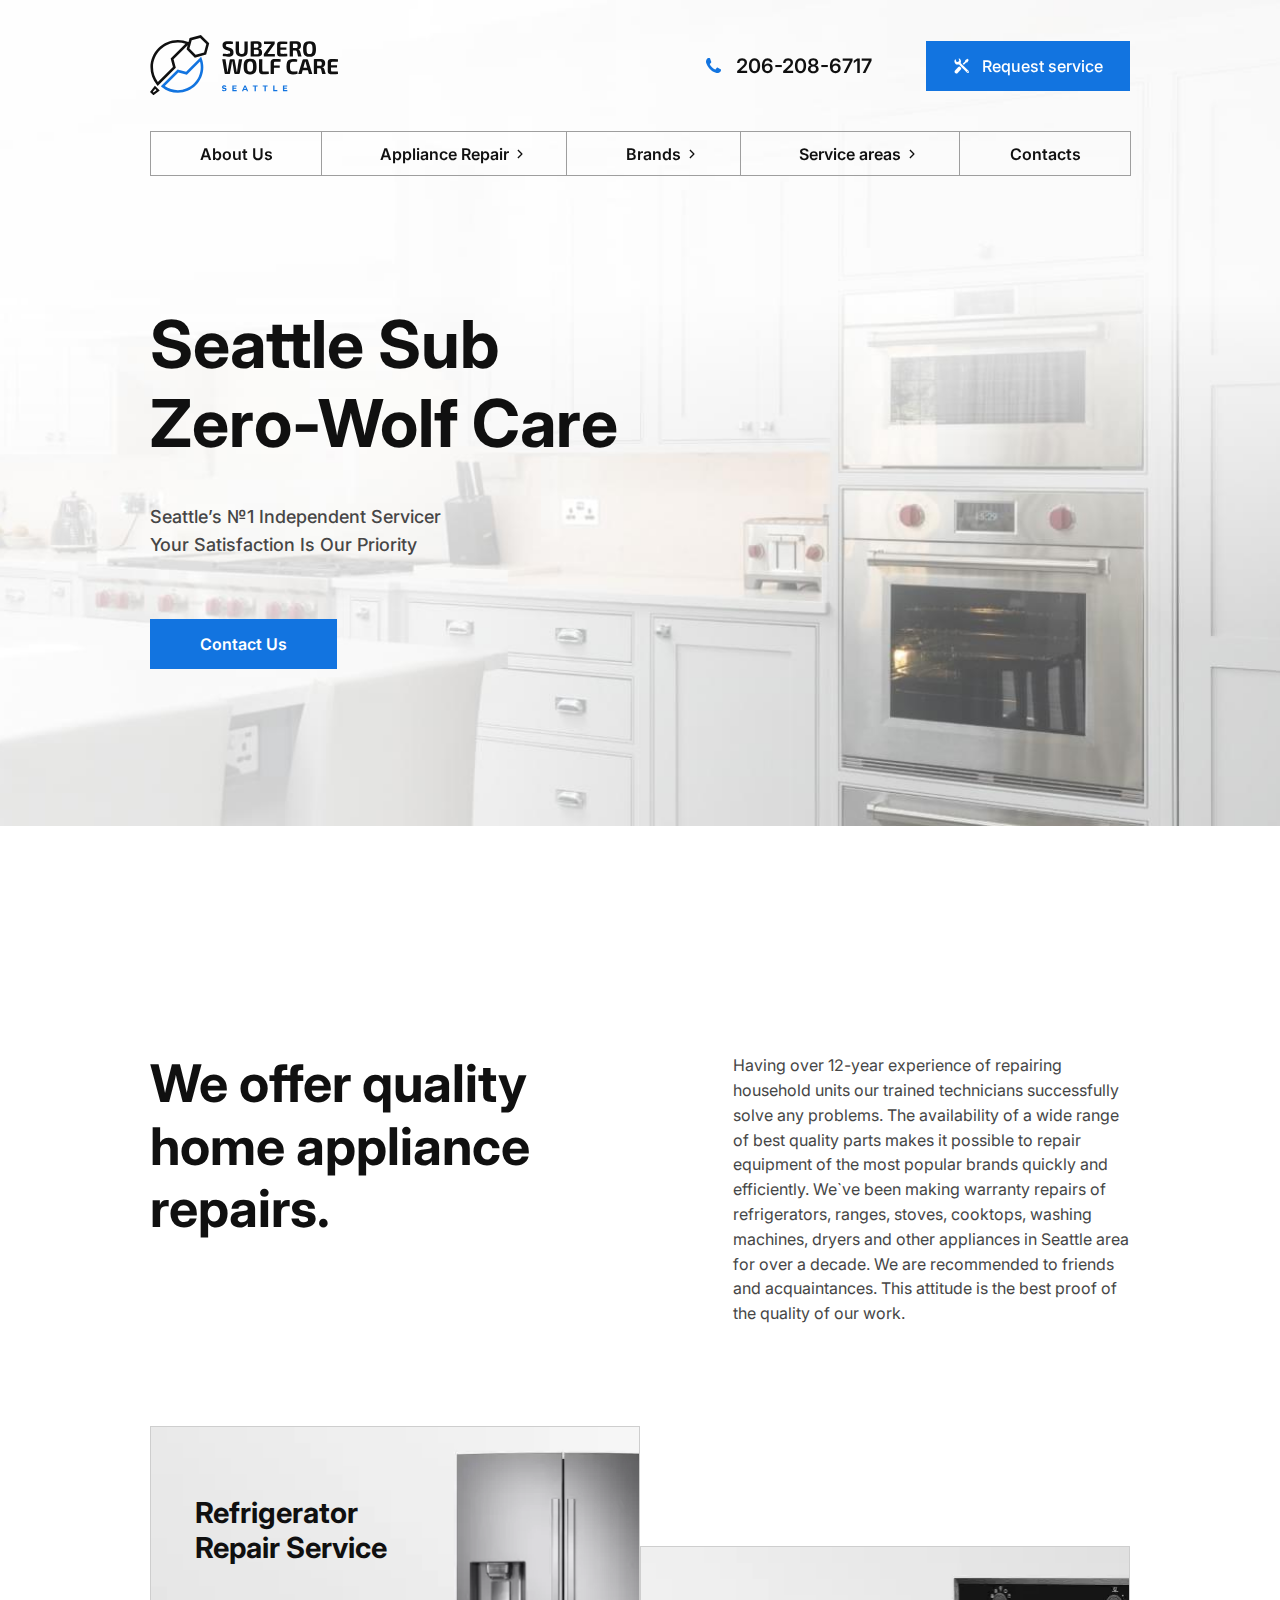
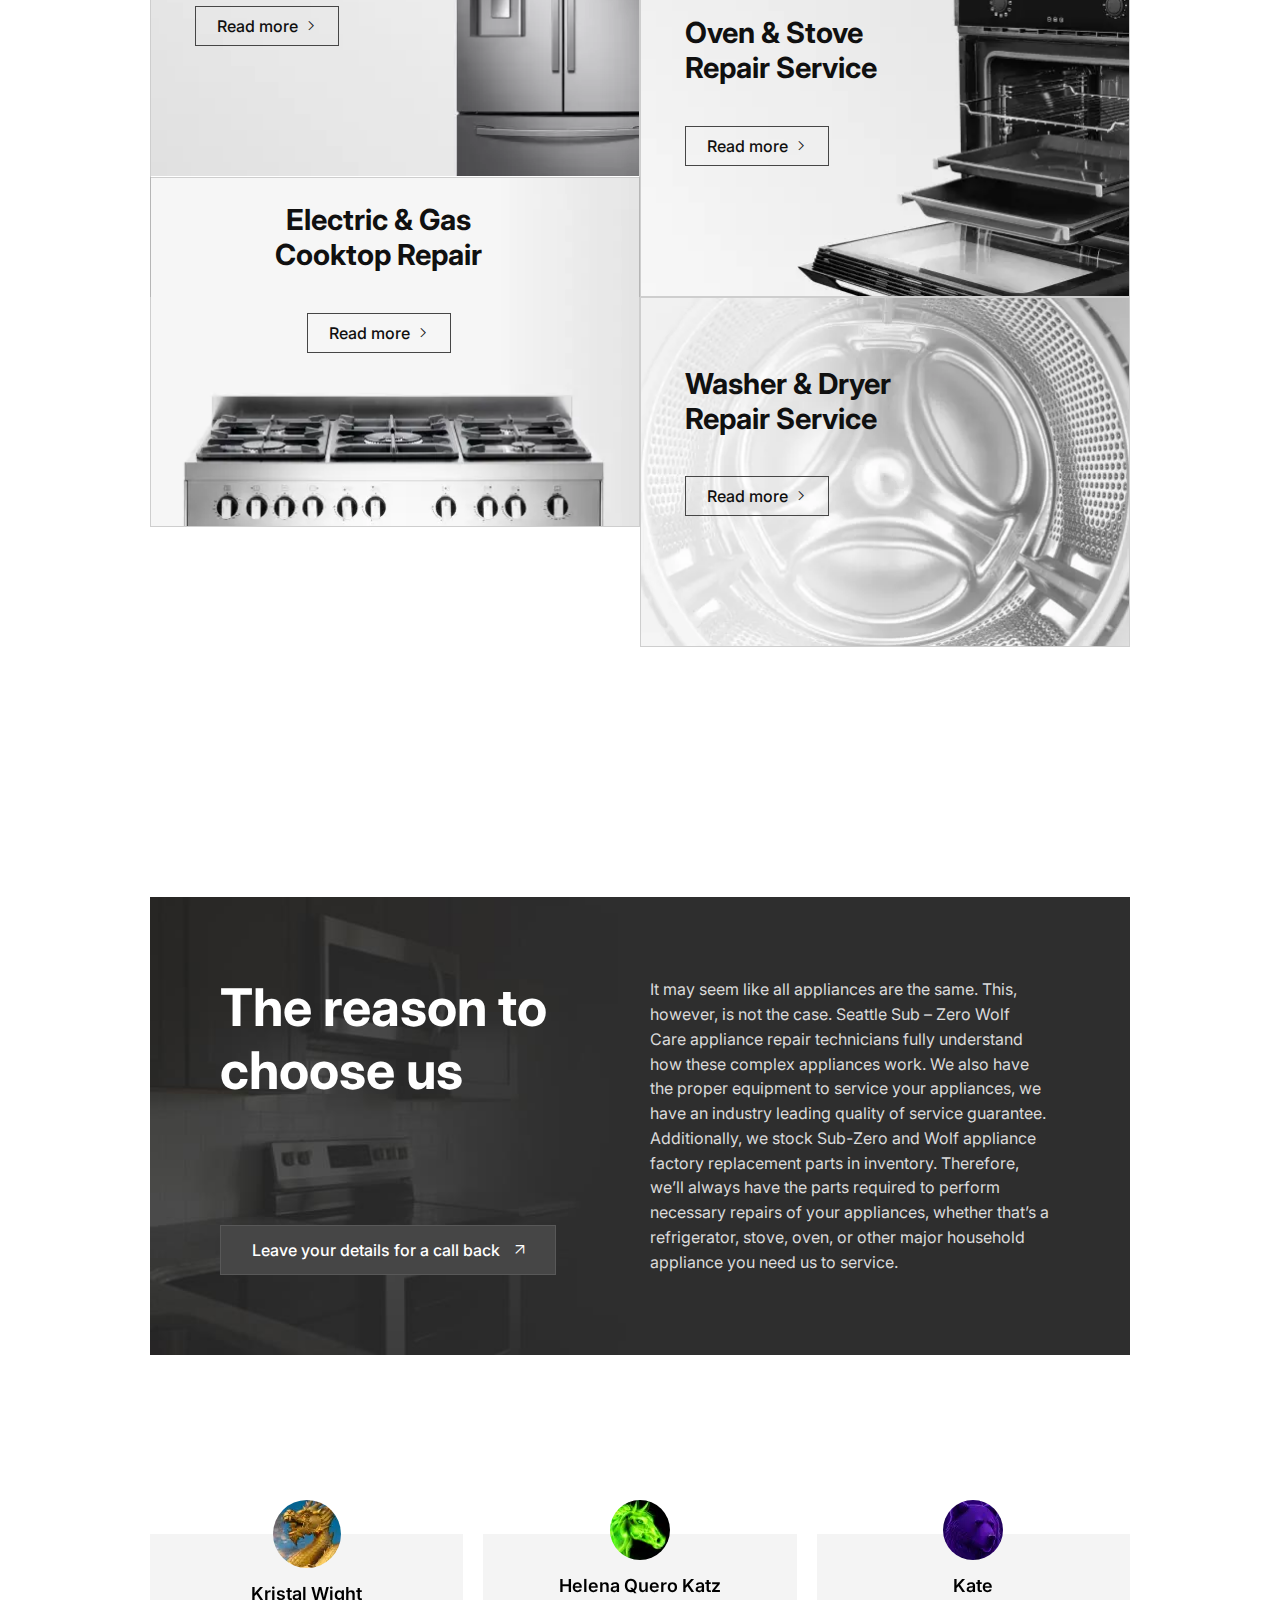
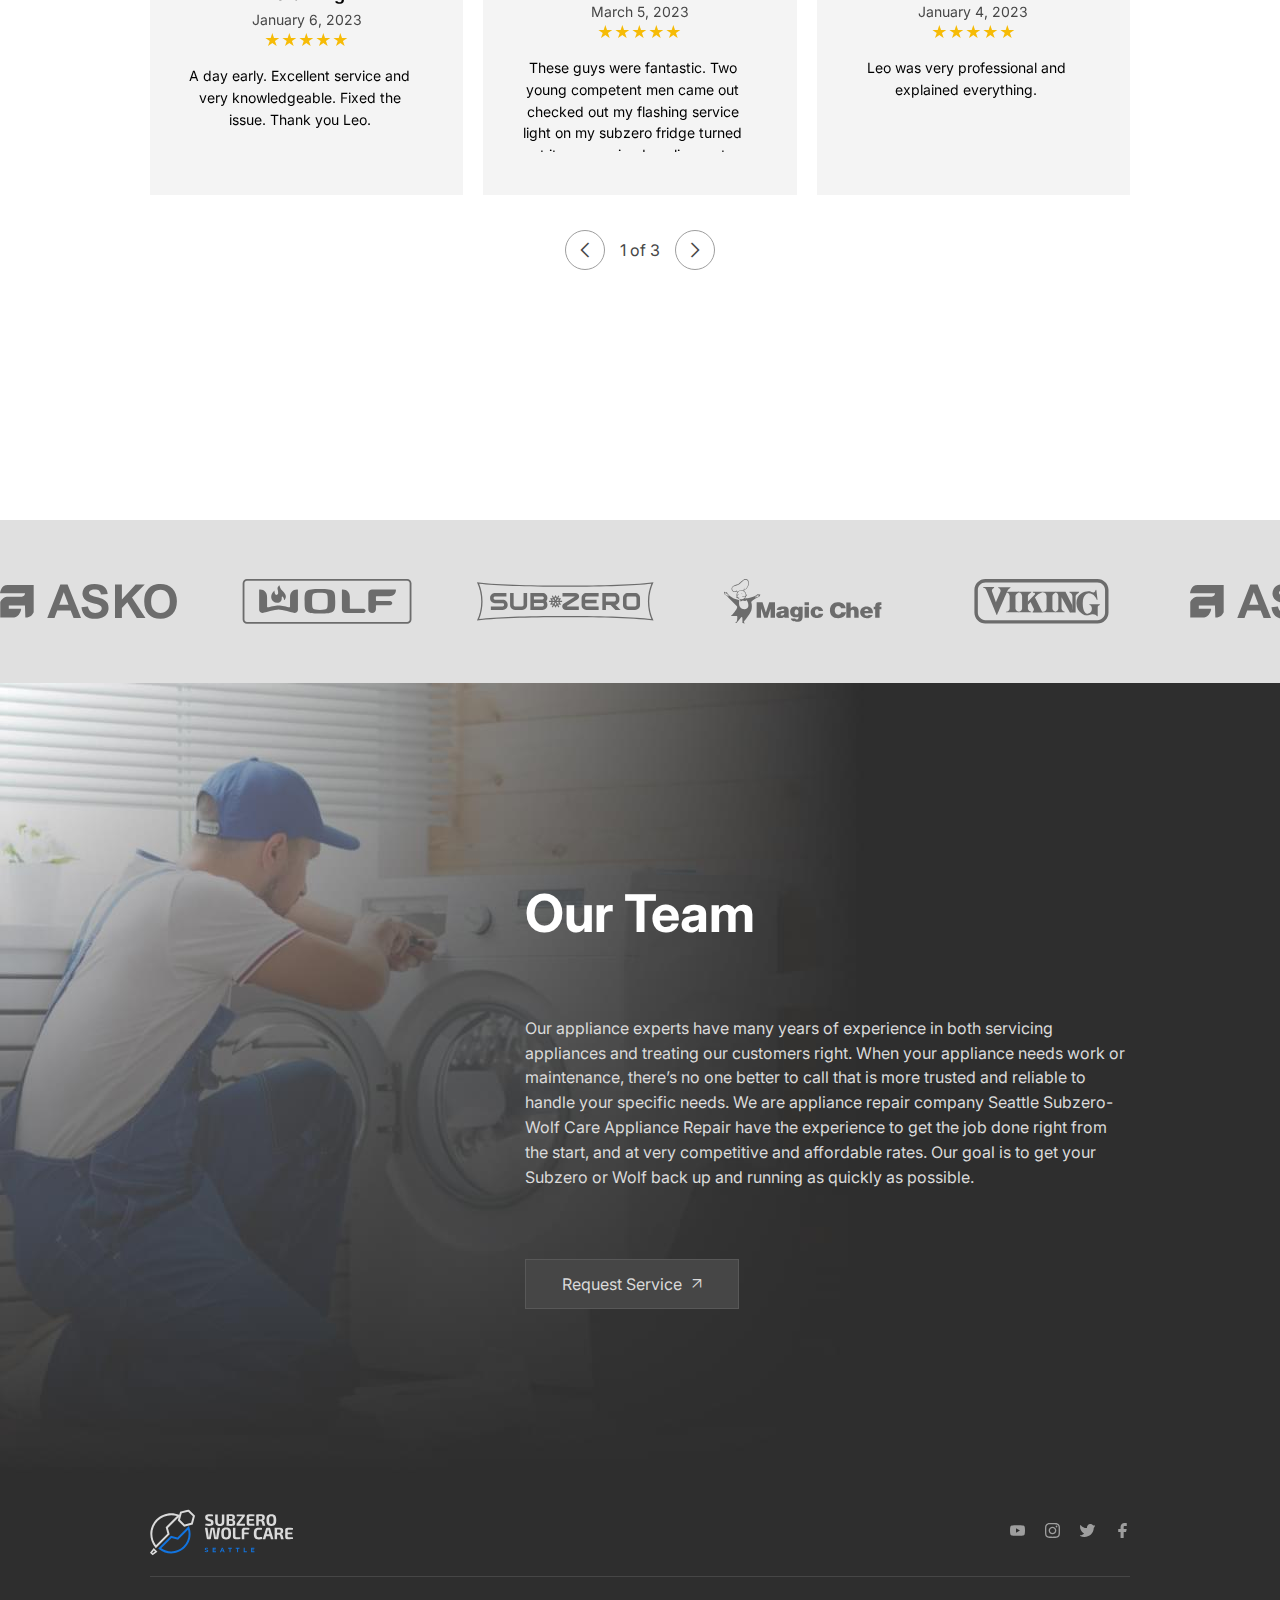
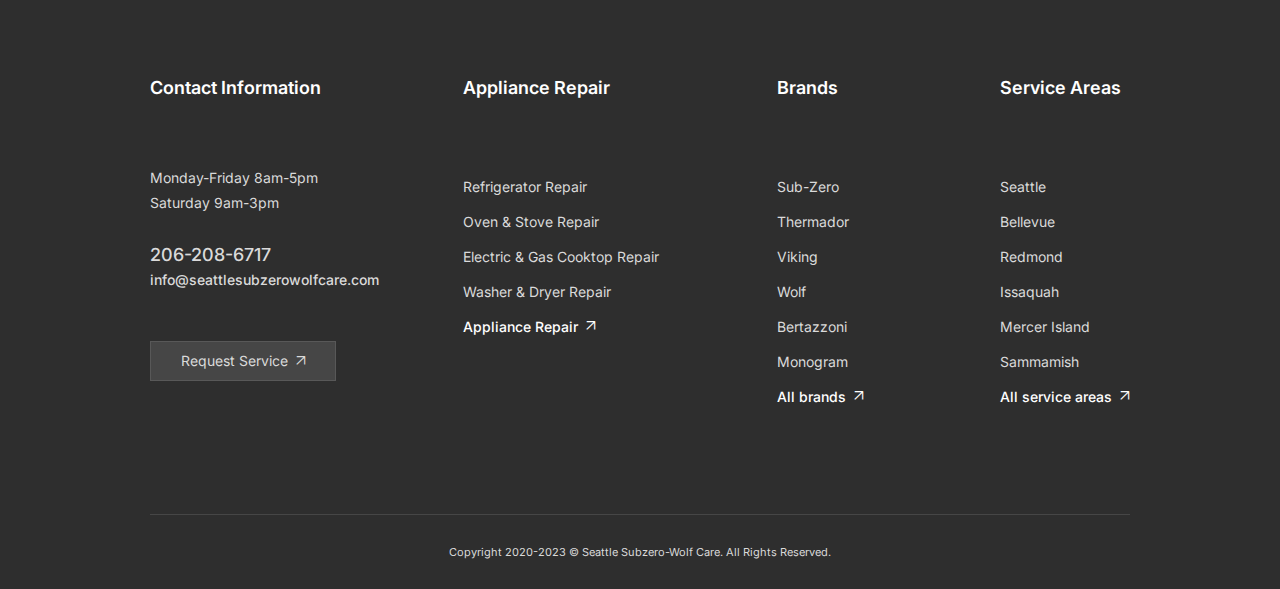
<file: index.html>
<!DOCTYPE html>
<html lang="en">
<head>
    <meta charset="UTF-8">
    <meta http-equiv="X-UA-Compatible" content="IE=edge">
    <meta name="viewport" content="width=device-width, initial-scale=1.0">
    <link rel="stylesheet" href="css/style.min.css?_v=20240306152922">
    <title></title>
</head>

<body>
  <div class="wrapper">
    <header class="header lock-padding">
  <div class="header__container">
    <div class="header__wrapper">
      <div class="header__top">
        <a class="header__logo header-logo" href="index.html">
          <img src="img/header-logo.svg" alt="Logotype">
        </a>
        <a class="header__phone _icon-phone" href="tel:2062086717" data-da=".menu__body,768,1">206-208-6717</a>
        <a class="header__service-btn _icon-service popup-link" href="#popup-request"
          data-da=".menu__body,768,2">Request service</a>
        <button type="button" class="icon-menu">
          <span></span>
        </button>
      </div>

      <!-- <div class="header__catalog catalog-header menu">
        <nav class="catalog-header__menu menu-catalog">
          <ul class="menu-catalog__list">
            <li class="menu-catalog__item"><a class="menu-catalog__link" href="#">About Us</a></li>
            <li class="menu-catalog__item"><button class="menu-catalog__link" data-parent="1">Appliance Repair</button>
            </li>
            <li class="menu-catalog__item"><button class="menu-catalog__link" data-parent="2">Brands</button></li>
            <li class="menu-catalog__item"><button class="menu-catalog__link" data-parent="3">Service areas</button>
            </li>
            <li class="menu-catalog__item"><a class="menu-catalog__link" href="#">Contacts</a></li>
          </ul>
          <div class="menu-catalog__sub-menu sub-menu-catalog">
            <button class="sub-menu-catalog__back _icon-back" type="button">Back</button>
            <div class="sub-menu-catalog__block sub-menu-catalog__block_1" hidden data-submenu="1">
              <ul class="sub-menu-catalog__list sub-menu-catalog__list_icon">
                <li class="sub-menu-catalog__item"><a class="sub-menu-catalog__link" href="#">Refrigerator Repair</a>
                </li>
                <li class="sub-menu-catalog__item"><a class="sub-menu-catalog__link" href="#">Oven & Stove
                    Repair</a>
                </li>
                <li class="sub-menu-catalog__item"><a class="sub-menu-catalog__link" href="#">Electric/Gas
                    Cooktop</a>
                </li>
                <li class="sub-menu-catalog__item"><a class="sub-menu-catalog__link" href="#">Washer/Dryer
                    Repair</a>
                </li>
              </ul>
            </div>
            <div class="sub-menu-catalog__block" hidden data-submenu="2">
              <ul class="sub-menu-catalog__list">
                <li class="sub-menu-catalog__item"><a class="sub-menu-catalog__link" href="#">Speed Queen Laundry</a>
                </li>
                <li class="sub-menu-catalog__item"><a class="sub-menu-catalog__link" href="#">Sub-Zero</a></li>
                <li class="sub-menu-catalog__item"><a class="sub-menu-catalog__link" href="#">Thermador</a></li>
                <li class="sub-menu-catalog__item"><a class="sub-menu-catalog__link" href="#">Thor Kitchen</a></li>
                <li class="sub-menu-catalog__item"><a class="sub-menu-catalog__link" href="#">True</a></li>
                <li class="sub-menu-catalog__item"><a class="sub-menu-catalog__link" href="#">U-Line</a></li>
                <li class="sub-menu-catalog__item"><a class="sub-menu-catalog__link" href="#">Ultraline</a></li>
                <li class="sub-menu-catalog__item"><a class="sub-menu-catalog__link" href="#">Unique</a></li>
              </ul>
              <ul class="sub-menu-catalog__list">
                <li class="sub-menu-catalog__item"><a class="sub-menu-catalog__link" href="#">Viking</a></li>
                <li class="sub-menu-catalog__item"><a class="sub-menu-catalog__link" href="#">Venmar Range Hoods</a>
                </li>
                <li class="sub-menu-catalog__item"><a class="sub-menu-catalog__link" href="#">Vent-A-Hood</a></li>
                <li class="sub-menu-catalog__item"><a class="sub-menu-catalog__link" href="#">Wascomat
                    Flex-O-Matic</a></li>
                <li class="sub-menu-catalog__item"><a class="sub-menu-catalog__link" href="#">Whirlpool</a></li>
                <li class="sub-menu-catalog__item"><a class="sub-menu-catalog__link" href="#">Wolf</a></li>
                <li class="sub-menu-catalog__item"><a class="sub-menu-catalog__link" href="#">5 Star</a></li>
                <li class="sub-menu-catalog__item"><a class="sub-menu-catalog__link" href="#">Admiral</a></li>
              </ul>
              <ul class="sub-menu-catalog__list">
                <li class="sub-menu-catalog__item"><a class="sub-menu-catalog__link" href="#">Aga Ranges</a></li>
                <li class="sub-menu-catalog__item"><a class="sub-menu-catalog__link" href="#">AEG</a></li>
                <li class="sub-menu-catalog__item"><a class="sub-menu-catalog__link" href="#">Amana</a></li>
                <li class="sub-menu-catalog__item"><a class="sub-menu-catalog__link" href="#">Ariston</a></li>
                <li class="sub-menu-catalog__item"><a class="sub-menu-catalog__link" href="#">Asko</a></li>
                <li class="sub-menu-catalog__item"><a class="sub-menu-catalog__link" href="#">Avantgarde</a></li>
                <li class="sub-menu-catalog__item"><a class="sub-menu-catalog__link" href="#">Avanti</a></li>
                <li class="sub-menu-catalog__item"><a class="sub-menu-catalog__link" href="#">Azure</a></li>
              </ul>
              <ul class="sub-menu-catalog__list">
                <li class="sub-menu-catalog__item"><a class="sub-menu-catalog__link" href="#">Beaumark</a></li>
                <li class="sub-menu-catalog__item"><a class="sub-menu-catalog__link" href="#">Bertazzoni</a></li>
                <li class="sub-menu-catalog__item"><a class="sub-menu-catalog__link" href="#">Best Range Hoods</a>
                </li>
                <li class="sub-menu-catalog__item"><a class="sub-menu-catalog__link" href="#">Blomberg</a></li>
                <li class="sub-menu-catalog__item"><a class="sub-menu-catalog__link" href="#">Blue star</a></li>
                <li class="sub-menu-catalog__item"><a class="sub-menu-catalog__link" href="#">LG</a></li>
                <li class="sub-menu-catalog__item"><a class="sub-menu-catalog__link" href="#">Liebherr</a></li>
                <li class="sub-menu-catalog__item sub-menu-catalog__item_more"><a class="sub-menu-catalog__link"
                    href="#">More brands</a></li>
              </ul>
            </div>
            <div class="sub-menu-catalog__block" hidden data-submenu="3">
              <ul class="sub-menu-catalog__list">
                <li class="sub-menu-catalog__item"><a class="sub-menu-catalog__link" href="#">Alderwood Manor</a>
                </li>
                <li class="sub-menu-catalog__item"><a class="sub-menu-catalog__link" href="#">Auburn</a>
                </li>
                <li class="sub-menu-catalog__item"><a class="sub-menu-catalog__link" href="#">Ames Lake</a></li>
                <li class="sub-menu-catalog__item"><a class="sub-menu-catalog__link" href="#">Beaux Arts Village</a>
                </li>
                <li class="sub-menu-catalog__item"><a class="sub-menu-catalog__link" href="#">Bellevue</a></li>
                <li class="sub-menu-catalog__item"><a class="sub-menu-catalog__link" href="#">Bothell</a>
                </li>
                <li class="sub-menu-catalog__item"><a class="sub-menu-catalog__link" href="#">Boulevard Park</a>
                </li>
                <li class="sub-menu-catalog__item"><a class="sub-menu-catalog__link" href="#">Bonney Lake</a></li>
              </ul>
              <ul class="sub-menu-catalog__list">
                <li class="sub-menu-catalog__item"><a class="sub-menu-catalog__link" href="#">Brier</a></li>
                <li class="sub-menu-catalog__item"><a class="sub-menu-catalog__link" href="#">Bryn Mawr-Skyway</a></li>
                <li class="sub-menu-catalog__item"><a class="sub-menu-catalog__link" href="#">Burien</a></li>
                <li class="sub-menu-catalog__item"><a class="sub-menu-catalog__link" href="#">Carnation</a></li>
                <li class="sub-menu-catalog__item"><a class="sub-menu-catalog__link" href="#">Cathcart</a></li>
                <li class="sub-menu-catalog__item"><a class="sub-menu-catalog__link" href="#">Clyde Hill</a></li>
                <li class="sub-menu-catalog__item"><a class="sub-menu-catalog__link" href="#">Cottage Lake</a></li>
                <li class="sub-menu-catalog__item"><a class="sub-menu-catalog__link" href="#">Covington</a></li>
              </ul>
              <ul class="sub-menu-catalog__list">
                <li class="sub-menu-catalog__item"><a class="sub-menu-catalog__link" href="#">Des Moines</a></li>
                <li class="sub-menu-catalog__item"><a class="sub-menu-catalog__link" href="#">Duvall</a></li>
                <li class="sub-menu-catalog__item"><a class="sub-menu-catalog__link" href="#">Echo Lake</a></li>
                <li class="sub-menu-catalog__item"><a class="sub-menu-catalog__link" href="#">Edmonds</a></li>
                <li class="sub-menu-catalog__item"><a class="sub-menu-catalog__link" href="#">Edgewood</a></li>
                <li class="sub-menu-catalog__item"><a class="sub-menu-catalog__link" href="#">Everett</a></li>
                <li class="sub-menu-catalog__item"><a class="sub-menu-catalog__link" href="#">Fairwood</a></li>
                <li class="sub-menu-catalog__item"><a class="sub-menu-catalog__link" href="#">Fall City</a></li>
              </ul>
              <ul class="sub-menu-catalog__list">
                <li class="sub-menu-catalog__item"><a class="sub-menu-catalog__link" href="#">Garcia</a></li>
                <li class="sub-menu-catalog__item"><a class="sub-menu-catalog__link" href="#">Hobart</a></li>
                <li class="sub-menu-catalog__item"><a class="sub-menu-catalog__link" href="#">Hunts Point</a></li>
                <li class="sub-menu-catalog__item"><a class="sub-menu-catalog__link" href="#">Issaquah</a></li>
                <li class="sub-menu-catalog__item"><a class="sub-menu-catalog__link" href="#">Kenmore</a></li>
                <li class="sub-menu-catalog__item"><a class="sub-menu-catalog__link" href="#">Kent</a></li>
                <li class="sub-menu-catalog__item"><a class="sub-menu-catalog__link" href="#">Kirkland</a></li>
                <li class="sub-menu-catalog__item sub-menu-catalog__item_more"><a class="sub-menu-catalog__link"
                    href="#">More brands</a></li>
              </ul>
            </div>
          </div>
        </nav>

      </div> -->

      <div class="header__menu menu">



        <!-- <nav class="menu__body">
          <ul class="menu__list">
            <li class="menu__item _active">
              <a href="index.html">About Us</a>
            </li>
            <li class="menu__item">
              <div class="menu__spollers spollers-menu" data-spollers>
                <div class="spollers-menu__item">
                  <button class="spollers-menu__title _icon-arrow-spol" type="button" data-spoller>Appliance
                    Repair</button>
                  <div class="spollers-menu__body">
                    <ul class="menu__sub-list">
                      <li class="menu__sub-item">
                        <a class="menu__sub-link" href="refrigerator-repair.html">Refrigerator Repair</a>
                      </li>
                      <li class="menu__sub-item">
                        <a class="menu__sub-link" href="oven-repair.html">Oven & Stove Repair</a>
                      </li>
                      <li class="menu__sub-item">
                        <a class="menu__sub-link" href="gas-repair.html">Electric/Gas Cooktop</a>
                      </li>
                      <li class="menu__sub-item">
                        <a class="menu__sub-link" href="washer-repair.html">Washer/Dryer Repair</a>
                      </li>
                      <li class="menu__sub-item">
                        <a class="menu__sub-link" href="appliance-repair.html">Appliance Repair</a>
                      </li>
                    </ul>
                  </div>
                </div>
              </div>
            </li>
            <li class="menu__item">
              <div class="menu__spollers spollers-menu" data-spollers>
                <div class="spollers-menu__item">
                  <button class="spollers-menu__title _icon-arrow-spol" type="button" data-spoller>Brands</button>
                  <div class="spollers-menu__body">
                    <ul class="menu__sub-list">
                      <li class="menu__sub-item">
                        <a class="menu__sub-link" href="brands-single.html">Sub-Zero</a>
                      </li>
                      <li class="menu__sub-item">
                        <a class="menu__sub-link" href="#">Thermador</a>
                      </li>
                      <li class="menu__sub-item">
                        <a class="menu__sub-link" href="#">Viking</a>
                      </li>
                      <li class="menu__sub-item">
                        <a class="menu__sub-link" href="#">Wolf</a>
                      </li>
                      <li class="menu__sub-item">
                        <a class="menu__sub-link" href="#">Bertazzoni</a>
                      </li>
                      <li class="menu__sub-item">
                        <a class="menu__sub-link" href="#">Monogram</a>
                      </li>
                      <li class="menu__sub-item">
                        <a class="menu__sub-link" href="#">Dacor</a>
                      </li>
                      <li class="menu__sub-item">
                        <a class="menu__sub-link" href="brands.html">More brands</a>
                      </li>
                    </ul>
                  </div>
                </div>
              </div>

            </li>
            <li class="menu__item">
              <div class="menu__spollers spollers-menu" data-spollers>
                <div class="spollers-menu__item">
                  <button class="spollers-menu__title _icon-arrow-spol" type="button" data-spoller>Service
                    areas</button>
                  <div class="spollers-menu__body">
                    <ul class="menu__sub-list">
                      <li class="menu__sub-item">
                        <a class="menu__sub-link" href="areas-single.html">Seattle</a>
                      </li>
                      <li class="menu__sub-item">
                        <a class="menu__sub-link" href="#">Bellevue</a>
                      </li>
                      <li class="menu__sub-item">
                        <a class="menu__sub-link" href="#">Redmond</a>
                      </li>
                      <li class="menu__sub-item">
                        <a class="menu__sub-link" href="#">Issaquah</a>
                      </li>
                      <li class="menu__sub-item">
                        <a class="menu__sub-link" href="#">Mercer Island</a>
                      </li>
                      <li class="menu__sub-item">
                        <a class="menu__sub-link" href="#">Sammamish</a>
                      </li>
                      <li class="menu__sub-item">
                        <a class="menu__sub-link" href="#">Kirkland</a>
                      </li>
                      <li class="menu__sub-item">
                        <a class="menu__sub-link" href="areas.html">More areas</a>
                      </li>
                    </ul>
                  </div>
                </div>
              </div>

            </li>
            <li class="menu__item"><a href="contacts.html">Contacts</a></li>
          </ul>
        </nav> -->

        <nav class="menu__body">
          <ul class="menu__list" data-spollers>
            <li class="menu__item"><a href="#">About Us</a></li>
            <li class="menu__item">
              <button data-spoller>Appliance Repair</button>
              <div class="menu__sub-body">
                <ul class="menu__sub-list">
                  <li class="menu__sub-item"><a class="menu__sub-link" href="#">Refrigerator Repair</a></li>
                  <li class="menu__sub-item"><a class="menu__sub-link" href="#">Oven & Stove Repair</a></li>
                  <li class="menu__sub-item"><a class="menu__sub-link" href="#">Electric/Gas Cooktop</a></li>
                  <li class="menu__sub-item"><a class="menu__sub-link" href="#">Washer/Dryer Repair</a></li>
                </ul>
              </div>

            </li>
            <li class="menu__item">
              <button data-spoller>Brands</button>
              <div class="menu__sub-body">
                <div class="menu__sub-inner">
                  <ul class="menu__sub-list">
                    <li class="menu__sub-item"><a class="menu__sub-link" href="#">Speed Queen Laundry</a></li>
                    <li class="menu__sub-item"><a class="menu__sub-link" href="#">Sub-Zero</a></li>
                    <li class="menu__sub-item"><a class="menu__sub-link" href="#">Thermador</a></li>
                    <li class="menu__sub-item"><a class="menu__sub-link" href="#">Thor Kitchen</a></li>
                    <li class="menu__sub-item"><a class="menu__sub-link" href="#">True</a></li>
                    <li class="menu__sub-item"><a class="menu__sub-link" href="#">U-Line</a></li>
                    <li class="menu__sub-item"><a class="menu__sub-link" href="#">Ultraline</a></li>
                    <li class="menu__sub-item"><a class="menu__sub-link" href="#">Unique</a></li>
                  </ul>
                  <ul class="menu__sub-list">
                    <li class="menu__sub-item"><a class="menu__sub-link" href="#">Viking</a></li>
                    <li class="menu__sub-item"><a class="menu__sub-link" href="#">Venmar Range Hoods</a></li>
                    <li class="menu__sub-item"><a class="menu__sub-link" href="#">Vent-A-Hood</a></li>
                    <li class="menu__sub-item"><a class="menu__sub-link" href="#">Wascomat Flex-O-Matic</a></li>
                    <li class="menu__sub-item"><a class="menu__sub-link" href="#">Whirlpool</a></li>
                    <li class="menu__sub-item"><a class="menu__sub-link" href="#">Wolf</a></li>
                    <li class="menu__sub-item"><a class="menu__sub-link" href="#">5 Star</a></li>
                    <li class="menu__sub-item"><a class="menu__sub-link" href="#">Admiral</a></li>
                  </ul>
                  <ul class="menu__sub-list">
                    <li class="menu__sub-item"><a class="menu__sub-link" href="#">Aga Ranges</a></li>
                    <li class="menu__sub-item"><a class="menu__sub-link" href="#">AEG</a></li>
                    <li class="menu__sub-item"><a class="menu__sub-link" href="#">Amana</a></li>
                    <li class="menu__sub-item"><a class="menu__sub-link" href="#">Ariston</a></li>
                    <li class="menu__sub-item"><a class="menu__sub-link" href="#">Asko</a></li>
                    <li class="menu__sub-item"><a class="menu__sub-link" href="#">Avantgarde</a></li>
                    <li class="menu__sub-item"><a class="menu__sub-link" href="#">Avanti</a></li>
                    <li class="menu__sub-item"><a class="menu__sub-link" href="#">Azure</a></li>
                  </ul>
                  <ul class="menu__sub-list">
                    <li class="menu__sub-item"><a class="menu__sub-link" href="#">Beaumark</a></li>
                    <li class="menu__sub-item"><a class="menu__sub-link" href="#">Bertazzoni</a></li>
                    <li class="menu__sub-item"><a class="menu__sub-link" href="#">Best Range Hoods</a></li>
                    <li class="menu__sub-item"><a class="menu__sub-link" href="#">Blomberg</a></li>
                    <li class="menu__sub-item"><a class="menu__sub-link" href="#">Blue star</a></li>
                    <li class="menu__sub-item"><a class="menu__sub-link" href="#">LG</a></li>
                    <li class="menu__sub-item"><a class="menu__sub-link" href="#">Liebherr</a></li>
                    <li class="menu__sub-item"><a class="menu__sub-link" href="#">More brands</a></li>
                  </ul>
                </div>

              </div>
            </li>
            <li class="menu__item">
              <button data-spoller>Service areas</button>
              <div class="menu__sub-body">
                <div class="menu__sub-inner">
                  <ul class="menu__sub-list">
                    <li class="menu__sub-item"><a class="menu__sub-link" href="#">Alderwood Manor</a></li>
                    <li class="menu__sub-item"><a class="menu__sub-link" href="#">Auburn</a></li>
                    <li class="menu__sub-item"><a class="menu__sub-link" href="#">Ames Lake</a></li>
                    <li class="menu__sub-item"><a class="menu__sub-link" href="#">Beaux Arts Village</a></li>
                    <li class="menu__sub-item"><a class="menu__sub-link" href="#">Bellevue</a></li>
                    <li class="menu__sub-item"><a class="menu__sub-link" href="#">Bothell</a></li>
                    <li class="menu__sub-item"><a class="menu__sub-link" href="#">Boulevard Park</a></li>
                    <li class="menu__sub-item"><a class="menu__sub-link" href="#">Bonney Lake</a></li>
                  </ul>
                  <ul class="menu__sub-list">
                    <li class="menu__sub-item"><a class="menu__sub-link" href="#">Brier</a></li>
                    <li class="menu__sub-item"><a class="menu__sub-link" href="#">Bryn Mawr-Skyway</a></li>
                    <li class="menu__sub-item"><a class="menu__sub-link" href="#">Burien</a></li>
                    <li class="menu__sub-item"><a class="menu__sub-link" href="#">Carnation</a></li>
                    <li class="menu__sub-item"><a class="menu__sub-link" href="#">Cathcart</a></li>
                    <li class="menu__sub-item"><a class="menu__sub-link" href="#">Clyde Hill</a></li>
                    <li class="menu__sub-item"><a class="menu__sub-link" href="#">Cottage Lake</a></li>
                    <li class="menu__sub-item"><a class="menu__sub-link" href="#">Covington</a></li>
                  </ul>
                  <ul class="menu__sub-list">
                    <li class="menu__sub-item"><a class="menu__sub-link" href="#">Des Moines</a></li>
                    <li class="menu__sub-item"><a class="menu__sub-link" href="#">Duvall</a></li>
                    <li class="menu__sub-item"><a class="menu__sub-link" href="#">Echo Lake</a></li>
                    <li class="menu__sub-item"><a class="menu__sub-link" href="#">Edmonds</a></li>
                    <li class="menu__sub-item"><a class="menu__sub-link" href="#">Edgewood</a></li>
                    <li class="menu__sub-item"><a class="menu__sub-link" href="#">Everett</a></li>
                    <li class="menu__sub-item"><a class="menu__sub-link" href="#">Fairwood</a></li>
                    <li class="menu__sub-item"><a class="menu__sub-link" href="#">Fall City</a></li>
                  </ul>
                  <ul class="menu__sub-list">
                    <li class="menu__sub-item"><a class="menu__sub-link" href="#">Garcia</a></li>
                    <li class="menu__sub-item"><a class="menu__sub-link" href="#">Hobart</a></li>
                    <li class="menu__sub-item"><a class="menu__sub-link" href="#">Hunts Point</a></li>
                    <li class="menu__sub-item"><a class="menu__sub-link" href="#">Issaquah</a></li>
                    <li class="menu__sub-item"><a class="menu__sub-link" href="#">Kenmore</a></li>
                    <li class="menu__sub-item"><a class="menu__sub-link" href="#">Kent</a></li>
                    <li class="menu__sub-item"><a class="menu__sub-link" href="#">Kirkland</a></li>
                    <li class="menu__sub-item"><a class="menu__sub-link" href="#">More areas</a></li>
                  </ul>
                </div>
              </div>


            </li>
            <li class="menu__item"><a href="#">Contacts</a></li>
          </ul>
        </nav>




      </div>
    </div>
  </div>






</header>
    <main class="page">
      <section class="page__main main" style="background-image: url(img/main-bg.jpg)">
        <div class="main__container">
          <div class="main__body">
            <h1 class="main__title">Seattle Sub Zero-Wolf Care</h1>
            <div class="main__text">
              <p>
                Seattle’s №1 Independent Servicer Your Satisfaction Is Our Priority
              </p>
            </div>
            <a class="main__btn" href="#">Contact Us</a>
          </div>
        </div>
      </section>
      <section class="page__offer offer">
        <div class="offer__container">
          <div class="offer__top">
            <h2 class="offer__title title">
              We offer quality home appliance repairs.
            </h2>
            <div class="offer__text">
              <p>
                Having over 12-year experience of repairing household units our trained technicians successfully solve
                any problems. The availability of a wide range of best quality parts makes it possible to repair
                equipment of the most popular brands quickly and efficiently. We`ve been making warranty repairs of
                refrigerators, ranges, stoves, cooktops, washing machines, dryers and other appliances in Seattle area
                for over a decade. We are recommended to friends and acquaintances. This attitude is the best proof of
                the quality of our work.
              </p>
            </div>
          </div>
          <div class="offer__items">
            <article class="offer__item item-repair">
              <div class="item-repair__images-ibg">
                <picture><source srcset="img/repair-item/01.webp" type="image/webp"><img src="img/repair-item/01.jpg" alt="Pictures"></picture>
              </div>
              <div class="item-repair__body">
                <h3 class="item-repair__title">
                  Refrigerator Repair Service
                </h3>
                <a class="item-repair__btn _icon-arrow-right" href="#">Read more</a>
              </div>
            </article>
            <article class="offer__item item-repair item-repair_2">
              <div class="item-repair__images-ibg">
                <picture><source srcset="img/repair-item/02.webp" type="image/webp"><img src="img/repair-item/02.jpg" alt="Pictures"></picture>
              </div>
              <div class="item-repair__body">
                <h3 class="item-repair__title">
                  Oven & Stove Repair Service
                </h3>
                <a class="item-repair__btn _icon-arrow-right" href="#">Read more</a>
              </div>
            </article>
            <article class="offer__item item-repair item-repair_3">
              <div class="item-repair__images-ibg">
                <picture><source srcset="img/repair-item/03.webp" type="image/webp"><img src="img/repair-item/03.jpg" alt="Pictures"></picture>
              </div>
              <div class="item-repair__body item-repair__body_3">
                <h3 class="item-repair__title">
                  Electric & Gas Cooktop Repair
                </h3>
                <a class="item-repair__btn item-repair__btn_3 _icon-arrow-right" href="#">Read more</a>
              </div>
            </article>
            <article class="offer__item item-repair">
              <div class="item-repair__images-ibg">
                <picture><source srcset="img/repair-item/04.webp" type="image/webp"><img src="img/repair-item/04.jpg" alt="Pictures"></picture>
              </div>
              <div class="item-repair__body">
                <h3 class="item-repair__title">
                  Washer & Dryer Repair Service
                </h3>
                <a class="item-repair__btn _icon-arrow-right" href="#">Read more</a>
              </div>
            </article>
          </div>
          <div class="offer__items-mob">
            <article class="offer__item-mob item-mob-repair">
              <div class="item-mob-repair__images-ibg">
                <picture><source srcset="img/repair-item/01-mob.webp" type="image/webp"><img src="img/repair-item/01-mob.jpg" alt="Pictures"></picture>
              </div>
              <div class="item-mob-repair__body">
                <h3 class="item-mob-repair__title">
                  Refrigerator Repair Service
                </h3>
                <a class="item-mob-repair__btn _icon-arrow-right" href="#">Read more</a>
              </div>
            </article>
            <article class="offer__item-mob item-mob-repair">
              <div class="item-mob-repair__images-ibg">
                <picture><source srcset="img/repair-item/02-mob.webp" type="image/webp"><img src="img/repair-item/02-mob.jpg" alt="Pictures"></picture>
              </div>
              <div class="item-mob-repair__body">
                <h3 class="item-mob-repair__title">
                  Oven & Stove Repair Service
                </h3>
                <a class="item-mob-repair__btn _icon-arrow-right" href="#">Read more</a>
              </div>
            </article>
            <article class="offer__item-mob item-mob-repair">
              <div class="item-mob-repair__images-ibg">
                <picture><source srcset="img/repair-item/03-mob.webp" type="image/webp"><img src="img/repair-item/03-mob.jpg" alt="Pictures"></picture>
              </div>
              <div class="item-mob-repair__body">
                <h3 class="item-mob-repair__title">
                  Electric & Gas Cooktop Repair
                </h3>
                <a class="item-mob-repair__btn _icon-arrow-right" href="#">Read more</a>
              </div>
            </article>
            <article class="offer__item-mob item-mob-repair">
              <div class="item-mob-repair__images-ibg">
                <picture><source srcset="img/repair-item/04-mob.webp" type="image/webp"><img src="img/repair-item/04-mob.jpg" alt="Pictures"></picture>
              </div>
              <div class="item-mob-repair__body item-mob-repair__body_4">
                <h3 class="item-mob-repair__title">
                  Washer & Dryer Repair Service
                </h3>
                <a class="item-mob-repair__btn _icon-arrow-right" href="#">Read more</a>
              </div>
            </article>
          </div>
        </div>
      </section>
      <section class="page__choose choose">
        <div class="choose__container">
          <div class="choose__body" style="background-image: url(img/choose-bg.jpg)">
            <div class="choose__left">
              <h2 class="choose__title title_white">
                The reason to choose us
              </h2>
              <a class="choose__btn _icon-arrow-up" href="#" data-da=".choose__right,991.98,2">Leave your details for a
                call back</a>
            </div>
            <div class="choose__right">
              <div class="choose__text">
                <p>
                  It may seem like all appliances are the same. This, however, is not the case. Seattle Sub – Zero Wolf
                  Care appliance repair technicians fully understand how these complex appliances work. We also have the
                  proper equipment to service your appliances, we have an industry leading quality of service guarantee.
                  Additionally, we stock Sub-Zero and Wolf appliance factory replacement parts in inventory. Therefore,
                  we’ll always have the parts required to perform necessary repairs of your appliances, whether that’s a
                  refrigerator, stove, oven, or other major household appliance you need us to service.
                </p>
              </div>
            </div>
          </div>
        </div>
      </section>
      <section class="page__reviews reviews">
        <div class="reviews__container">
          <div class="slader__box box-reviews">
            <div class="reviews__slider swiper">
              <div class="reviews__swiper swiper-wrapper">
                <div class="reviews__slide swiper-slide">
                  <article class="reviews__item reviews">
                    <div class="reviews__body">
                      <div class="reviews__avatar">
                        <picture><source srcset="img/reviews/01.webp" type="image/webp"><img src="img/reviews/01.jpg" alt="Avatar"></picture>
                      </div>
                      <div class="reviews__name">Kristal Wight</div>
                      <div class="reviews__date">January 6, 2023</div>
                      <div class="reviews__stars">★★★★★</div>
                      <div class="reviews__text">
                        A day early. Excellent service and very knowledgeable. Fixed the issue. Thank you Leo.
                      </div>
                    </div>
                  </article>
                </div>
                <div class="reviews__slide swiper-slide">
                  <article class="reviews__item reviews">
                    <div class="reviews__body">
                      <div class="reviews__avatar">
                        <picture><source srcset="img/reviews/02.webp" type="image/webp"><img src="img/reviews/02.jpg" alt="Avatar"></picture>
                      </div>
                      <div class="reviews__name">Helena Quero Katz</div>
                      <div class="reviews__date">March 5, 2023</div>
                      <div class="reviews__stars">★★★★★</div>
                      <div class="reviews__text">
                        These guys were fantastic. Two young competent men came out checked out my flashing service
                        light on my subzero fridge turned out it was a seized cooling motor. Had one on the truck was
                        done within an hour. Even had time to look at my wolf range that wouldnt stop clicking that my
                        wife complained about and took it apart, cleaned out the build up inside and made it work like
                        new! Seeing guys this young and talented makes me happy. Hard to find skilled labor these days
                        like these guys. They have a real passion for their craft.
                      </div>
                    </div>
                  </article>
                </div>
                <div class="reviews__slide swiper-slide">
                  <article class="reviews__item reviews">
                    <div class="reviews__body">
                      <div class="reviews__avatar">
                        <picture><source srcset="img/reviews/03.webp" type="image/webp"><img src="img/reviews/03.jpg" alt="Avatar"></picture>
                      </div>
                      <div class="reviews__name">Kate</div>
                      <div class="reviews__date">January 4, 2023</div>
                      <div class="reviews__stars">★★★★★</div>
                      <div class="reviews__text">
                        Leo was very professional and explained everything.
                      </div>
                    </div>
                  </article>
                </div>
              </div>
            </div>
            <div class="reviews__controls">
              <button type="button" class="reviews__arrow arrow reviews__arrow_left _icon-arrow-left"></button>
              <div class="reviews-pagination"></div>
              <button type="button" class="reviews__arrow arrow reviews__arrow_right _icon-arrow-right"></button>
            </div>
          </div>
        </div>
      </section>
      <section class="page__brands brands">

        <div class="slader__box box-brands">
          <div class="brands__slider swiper">
            <div class="brands__swiper swiper-wrapper">
              <div class="brands__slide swiper-slide">
                <article class="brands__item">
                  <img src="img/brands/01.svg" alt="Brand">
                </article>
              </div>
              <div class="brands__slide swiper-slide">
                <article class="brands__item">
                  <img src="img/brands/02.svg" alt="Brand">
                </article>
              </div>
              <div class="brands__slide swiper-slide">
                <article class="brands__item">
                  <img src="img/brands/03.svg" alt="Brand">
                </article>
              </div>
              <div class="brands__slide swiper-slide">
                <article class="brands__item">
                  <img src="img/brands/04.svg" alt="Brand">
                </article>
              </div>
              <div class="brands__slide swiper-slide">
                <article class="brands__item">
                  <img src="img/brands/05.svg" alt="Brand">
                </article>
              </div>
              <div class="brands__slide swiper-slide">
                <article class="brands__item">
                  <img src="img/brands/06.svg" alt="Brand">
                </article>
              </div>

              <div class="brands__slide swiper-slide">
                <article class="brands__item">
                  <img src="img/brands/02.svg" alt="Brand">
                </article>
              </div>
              <div class="brands__slide swiper-slide">
                <article class="brands__item">
                  <img src="img/brands/03.svg" alt="Brand">
                </article>
              </div>
              <div class="brands__slide swiper-slide">
                <article class="brands__item">
                  <img src="img/brands/04.svg" alt="Brand">
                </article>
              </div>
              <div class="brands__slide swiper-slide">
                <article class="brands__item">
                  <img src="img/brands/05.svg" alt="Brand">
                </article>
              </div>
              <div class="brands__slide swiper-slide">
                <article class="brands__item">
                  <img src="img/brands/06.svg" alt="Brand">
                </article>
              </div>
            </div>
          </div>
        </div>

      </section>
      <section class="page__team team" style="background-image: url(img/footer-bg.jpg)">
        <div class="team__container">
          <div class="team__body">
            <h2 class="team__title">Our Team</h2>
            <div class="team__text">
              <p>
                Our appliance experts have many years of experience in both servicing appliances and treating our
                customers right. When your appliance needs work or maintenance, there’s no one better to call that
                is more trusted and reliable to handle your specific needs. We are appliance repair company Seattle
                Subzero-Wolf Care Appliance Repair have the experience to get the job done right from the start, and
                at very competitive and affordable rates. Our goal is to get your Subzero or Wolf back up and
                running as quickly as possible.
              </p>
            </div>
            <a class="team__btn _icon-arrow-up" href="#">Request Service</a>
          </div>
        </div>
      </section>
    </main>
    <footer class="footer">
    <div class="footer__container">
        <div class="footer__top">
            <a class="footer__logo footer-logo" href="index.html">
                <img src="img/footer-logo.svg" alt="Logotype">
            </a>
            <ul class="footer__social social" data-da=".footer__container,479.98,2">
                <li class="social__item">
                    <a class="social__link" href="#">
                        <img src="img/social/01.svg" alt="Icon">
                    </a>
                </li>
                <li class="social__item">
                    <a class="social__link" href="#">
                        <img src="img/social/02.svg" alt="Icon">
                    </a>
                </li>
                <li class="social__item">
                    <a class="social__link" href="#">
                        <img src="img/social/03.svg" alt="Icon">
                    </a>
                </li>
                <li class="social__item">
                    <a class="social__link" href="#">
                        <img src="img/social/04.svg" alt="Icon">
                    </a>
                </li>
            </ul>
        </div>
        <div class="footer__body">
            <div class="footer__columns">

                <div class="column-footer__contact contact-column">
                    <h4 class="contact-column__title footer-title">Contact Information</h4>
                    <div class="contact-column__schedule">
                        <p>Monday-Friday 8am-5pm</p>
                        <p>Saturday 9am-3pm</p>
                    </div>
                    <a class="contact-column__phone" href="tel:2062086717">206-208-6717</a>
                    <a class="contact-column__email"
                        href="mailto:info@seattlesubzerowolfcare.com">info@seattlesubzerowolfcare.com</a>
                    <a class="contact-column__btn _icon-arrow-up" href="#">Request Service</a>
                </div>


                <div class="column-footer__repair repair-column">
                    <h4 class="repair-column__title footer-title">Appliance Repair</h4>
                    <ul class="repair-column__list column__list">
                        <li class="repair-column__item">
                            <a class="repair-column__link" href="refrigerator-repair.html">Refrigerator Repair</a>
                        </li>
                        <li class="repair-column__item">
                            <a class="repair-column__link" href="oven-repair.html">Oven & Stove Repair</a>
                        </li>
                        <li class="repair-column__item">
                            <a class="repair-column__link" href="gas-repair.html">Electric & Gas Cooktop Repair</a>
                        </li>
                        <li class="repair-column__item">
                            <a class="repair-column__link" href="washer-repair.html">Washer & Dryer Repair</a>
                        </li>
                    </ul>
                    <a class="repair__btn footer__btn _icon-arrow-up" href="appliance-repair.html">Appliance Repair</a>
                </div>


                <div class="column-footer__brands brands-column">
                    <h4 class="brands-column__title footer-title">Brands</h4>
                    <ul class="brands-column__list column__list">
                        <li class="brands-column__item">
                            <a class="brands-column__link" href="brands-single.html">Sub-Zero</a>
                        </li>
                        <li class="brands-column__item">
                            <a class="brands-column__link" href="#">Thermador</a>
                        </li>
                        <li class="brands-column__item">
                            <a class="brands-column__link" href="#">Viking</a>
                        </li>
                        <li class="brands-column__item">
                            <a class="brands-column__link" href="#">Wolf</a>
                        </li>
                        <li class="brands-column__item">
                            <a class="brands-column__link" href="#">Bertazzoni</a>
                        </li>
                        <li class="brands-column__item">
                            <a class="brands-column__link" href="#">Monogram</a>
                        </li>
                    </ul>
                    <a class="brands__btn footer__btn _icon-arrow-up" href="brands.html">All brands</a>
                </div>


                <div class="column-footer__areas areas-column">
                    <h4 class="areas-column__title footer-title">Service Areas</h4>
                    <ul class="areas-column__list column__list">
                        <li class="areas-column__item">
                            <a class="areas-column__link" href="areas-single.html">Seattle</a>
                        </li>
                        <li class="areas-column__item">
                            <a class="areas-column__link" href="#">Bellevue</a>
                        </li>
                        <li class="areas-column__item">
                            <a class="areas-column__link" href="#">Redmond</a>
                        </li>
                        <li class="areas-column__item">
                            <a class="areas-column__link" href="#">Issaquah</a>
                        </li>
                        <li class="areas-column__item">
                            <a class="areas-column__link" href="#">Mercer Island</a>
                        </li>
                        <li class="areas-column__item">
                            <a class="areas-column__link" href="#">Sammamish</a>
                        </li>
                    </ul>
                    <a class="areas__btn footer__btn _icon-arrow-up" href="areas.html">All service areas</a>
                </div>

            </div>
        </div>
        <div class="footer__copy">
            Copyright 2020-2023 © Seattle Subzero-Wolf Care. All Rights Reserved.
        </div>
    </div>
</footer>
  </div>
  <div class="popup-request popup" id="popup-request">
    <div class="popup-request__body">
        <div class="popup-request__content popup__content">
            <button class="popup-request__btn-close close-popup"></button>
            <h3 class="popup-request__title">Request service</h3>
            <div class="popup-request__text">
                Please provide us with your make, a brief description of the problem, and any other details
                available
            </div>
            <form class="popup-request__form form-request">
                <div class="form-request__wrapper">
                    <div class="form-request__item">
                        <label for="formName" class="form-request__label">Name<span>*</span></label>
                        <input id="formName" type="text" name="name" class="form-request__input" required>
                    </div>
                    <div class="form-request__item">
                        <label for="formPhone" class="form-request__label">Phone<span>*</span></label>
                        <input id="formPhone" type="tel" name="phone" class="form-request__input" required>
                    </div>
                </div>
                <div class="form-request__item">
                    <label for="formEmail" class="form-request__label">E-mail<span>*</span></label>
                    <input id="formEmail" type="email" name="email" class="form-request__input" required>
                </div>
                <div class="form-request__item">
                    <label for="formMessage" class="form-request__label">Comment or Message</label>
                    <textarea name="message" id="formMessage" class="form-request__input"></textarea>
                </div>
                <button type="submit" class="form-request__button">Submit</button>
            </form>
        </div>
    </div>
</div>
  <a id="phone-button" class="phone-button" href="tel:2062086717">
    <svg id="phone-button-icon" class="phone-button-icon" width="68" height="68" viewBox="0 0 88 88" fill="none"
        xmlns="http://www.w3.org/2000/svg">
        <circle opacity="0.1" cx="44" cy="44" r="44" fill="#1274e0" />
        <ellipse cx="44.4814" cy="44.4814" rx="36" ry="36" fill="#1274e0" />
        <path
            d="M47.7031 29.9218C47.7447 29.7629 47.8176 29.6139 47.9175 29.4835C48.0174 29.3531 48.1423 29.244 48.2849 29.1625C48.4275 29.081 48.5849 29.0288 48.748 29.0089C48.911 28.989 49.0764 29.0019 49.2344 29.0468C51.5646 29.6717 53.6893 30.8988 55.3952 32.6047C57.1011 34.3106 58.3282 36.4353 58.9531 38.7655C58.998 38.9235 59.0108 39.0889 58.991 39.2519C58.9711 39.415 58.9189 39.5724 58.8374 39.715C58.7559 39.8576 58.6468 39.9825 58.5164 40.0824C58.386 40.1823 58.237 40.2552 58.0781 40.2968C57.9715 40.3277 57.861 40.3434 57.75 40.3436C57.4741 40.3421 57.2065 40.2492 56.9889 40.0797C56.7712 39.9101 56.6158 39.6733 56.5469 39.4061C56.0271 37.5035 55.0201 35.7692 53.6254 34.3745C52.2307 32.9798 50.4964 31.9728 48.5937 31.453C48.4334 31.4132 48.2828 31.3415 48.1507 31.2424C48.0185 31.1432 47.9077 31.0185 47.8246 30.8757C47.7416 30.7329 47.688 30.5749 47.6671 30.4111C47.6463 30.2472 47.6585 30.0808 47.7031 29.9218ZM47.2969 36.2811C48.3545 36.5707 49.3185 37.1307 50.0938 37.906C50.8692 38.6814 51.4292 39.6454 51.7187 40.703C51.7853 40.9715 51.94 41.2098 52.1582 41.3798C52.3764 41.5498 52.6453 41.6416 52.9219 41.6405C53.0279 41.6416 53.1334 41.6257 53.2344 41.5936C53.3947 41.5538 53.5454 41.4821 53.6775 41.383C53.8096 41.2838 53.9205 41.1592 54.0035 41.0164C54.0866 40.8736 54.1401 40.7156 54.161 40.5517C54.1818 40.3878 54.1696 40.2214 54.125 40.0624C53.7304 38.5772 52.9503 37.2228 51.8637 36.1362C50.7771 35.0496 49.4226 34.2695 47.9375 33.8749C47.7744 33.8155 47.6008 33.7907 47.4276 33.8021C47.2545 33.8134 47.0856 33.8608 46.9317 33.941C46.7778 34.0212 46.6424 34.1326 46.5339 34.2681C46.4254 34.4035 46.3463 34.5601 46.3017 34.7278C46.2571 34.8955 46.2478 35.0706 46.2746 35.2421C46.3013 35.4136 46.3635 35.5776 46.4571 35.7237C46.5507 35.8698 46.6737 35.9948 46.8183 36.0908C46.9629 36.1868 47.1259 36.2516 47.2969 36.2811ZM60.1875 51.3593C59.9111 53.4693 58.8779 55.4071 57.2799 56.8125C55.682 58.2179 53.628 58.9952 51.5 58.9999C39.0937 58.9999 29 48.9061 29 36.4999C29.0047 34.3719 29.782 32.3179 31.1874 30.72C32.5928 29.122 34.5306 28.0888 36.6406 27.8124C37.1785 27.7528 37.7214 27.866 38.1906 28.1357C38.6598 28.4054 39.0308 28.8176 39.25 29.3124L42.3906 36.6405C42.5535 37.0209 42.6189 37.4359 42.5807 37.848C42.5424 38.26 42.4019 38.6559 42.1719 38.9999L39.5781 42.9686C40.7526 45.3522 42.6879 47.2765 45.0781 48.4374L49 45.828C49.3436 45.5964 49.7405 45.4562 50.1534 45.4207C50.5662 45.3851 50.9813 45.4554 51.3594 45.6249L58.6875 48.7499C59.1823 48.969 59.5945 49.3401 59.8642 49.8093C60.1339 50.2785 60.2471 50.8214 60.1875 51.3593ZM57.7031 51.0468L50.375 47.9218L46.4687 50.5311C46.1093 50.7688 45.6946 50.9094 45.2648 50.9396C44.835 50.9697 44.4047 50.8882 44.0156 50.703C41.1046 49.2949 38.7499 46.9512 37.3281 44.0468C37.1407 43.659 37.0566 43.2295 37.0839 42.7997C37.1113 42.3699 37.2492 41.9544 37.4844 41.5936L40.0937 37.6249L36.9531 30.2968C35.4452 30.4906 34.0597 31.2274 33.0559 32.3692C32.0522 33.5111 31.499 34.9796 31.5 36.4999C31.5041 41.8029 33.6126 46.8876 37.3624 50.6375C41.1123 54.3873 46.1969 56.4958 51.5 56.4999C53.0203 56.5009 54.4888 55.9477 55.6307 54.944C56.7725 53.9402 57.5093 52.5547 57.7031 51.0468Z"
            fill="white" />
    </svg>
</a>
  <script src="js/app.min.js?_v=20240306152922"></script>
</body>

</html>
</file>
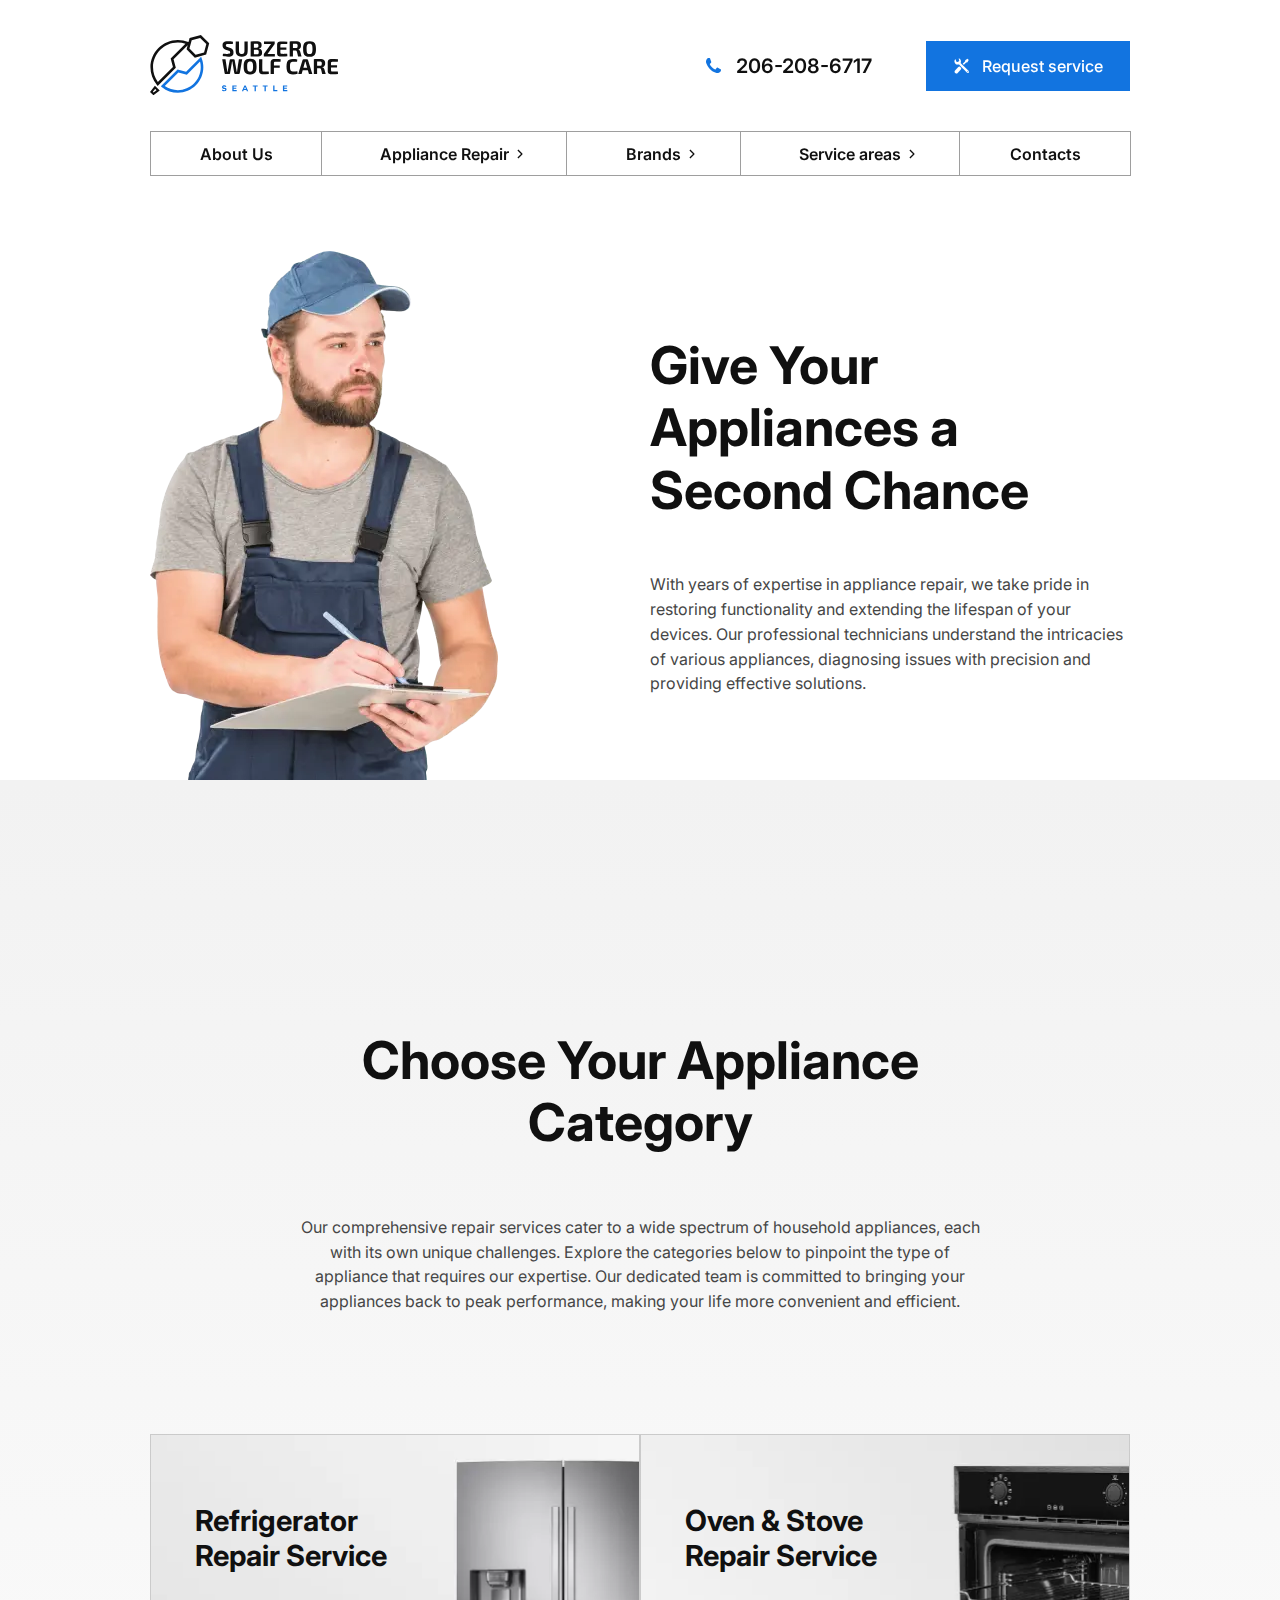
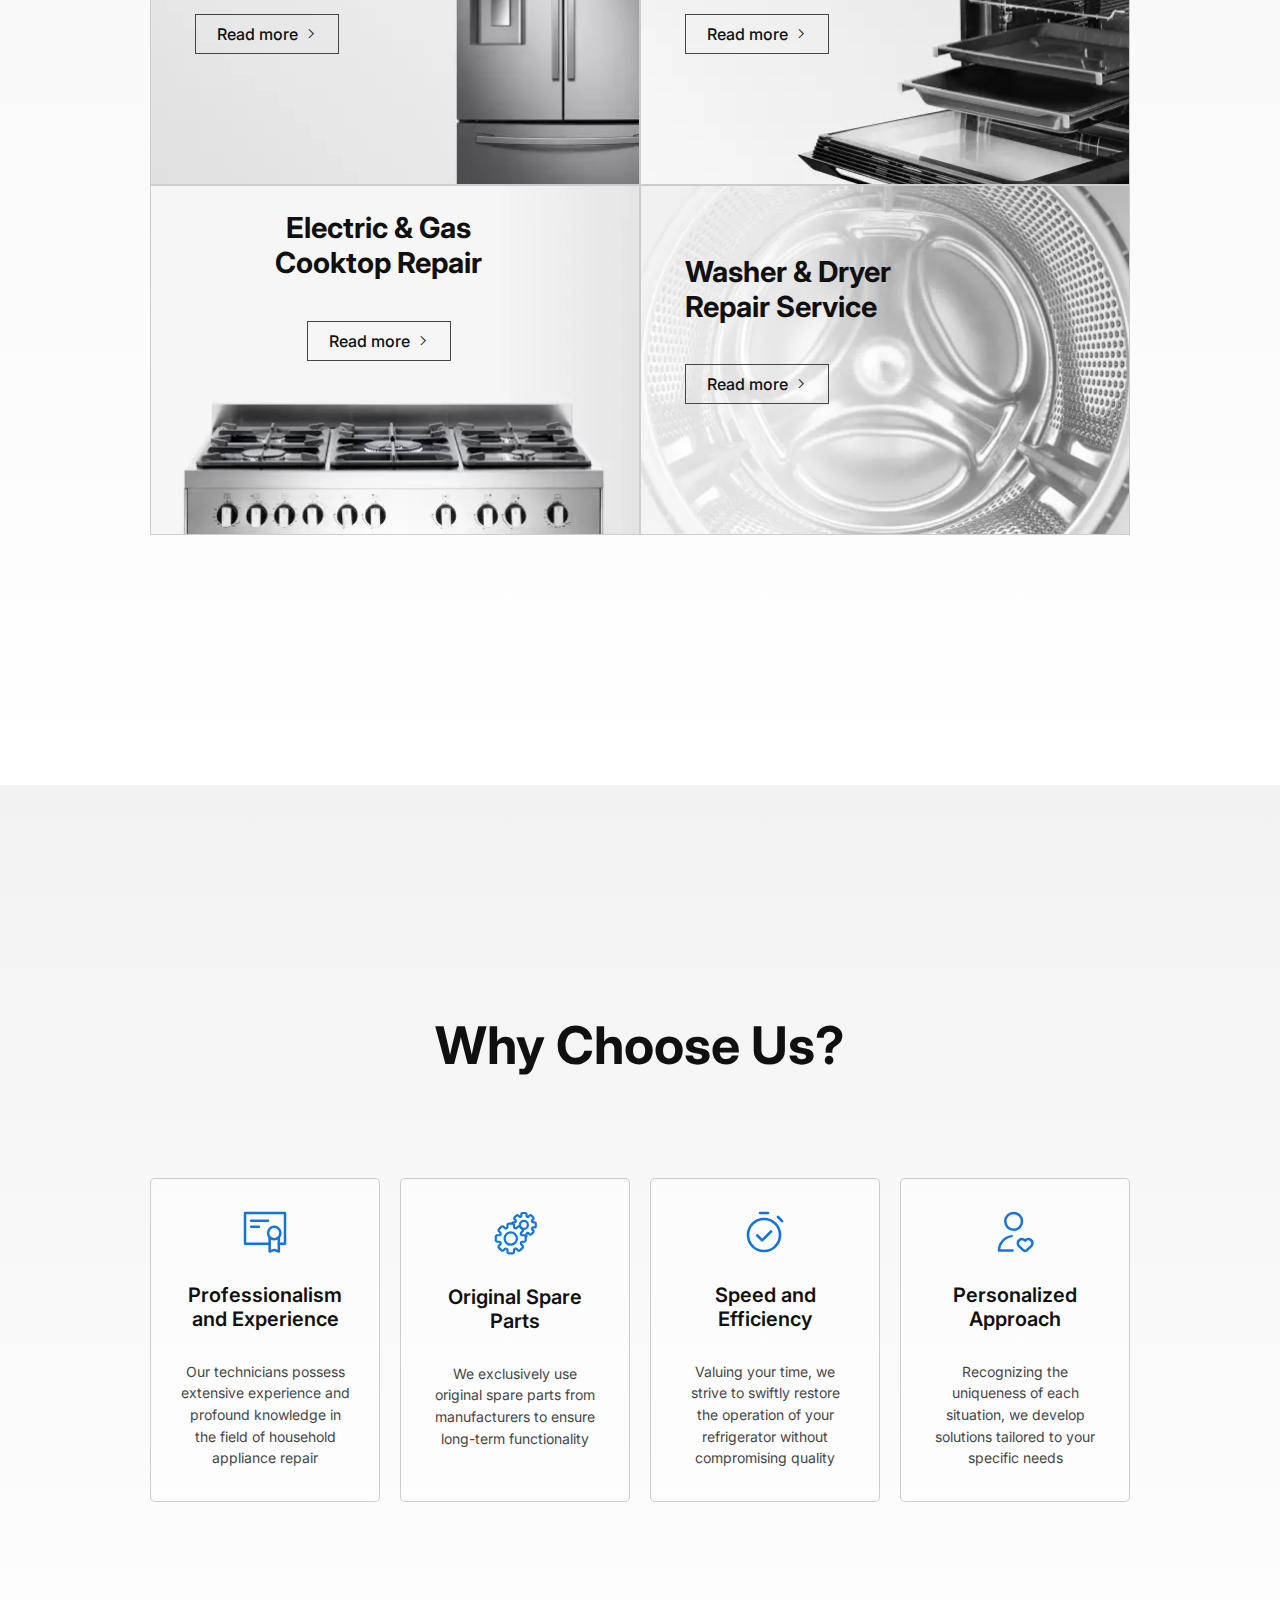
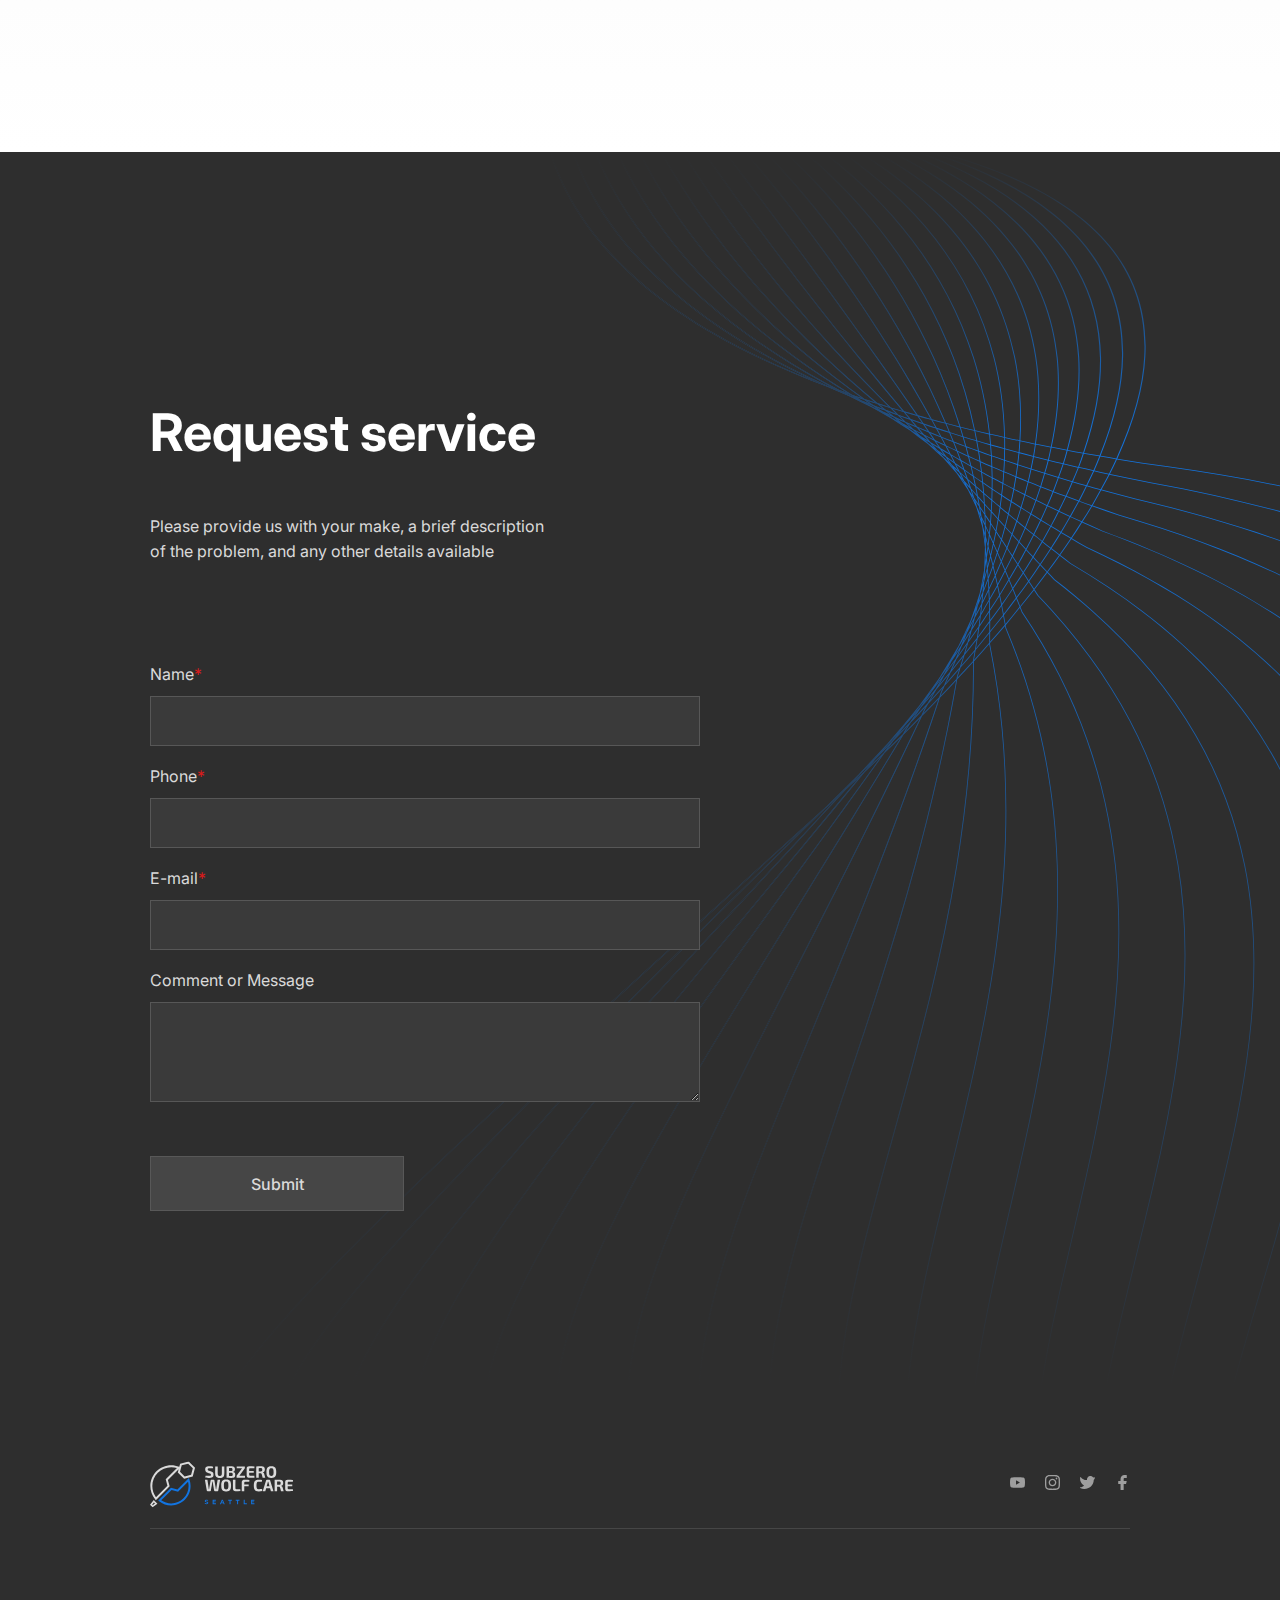
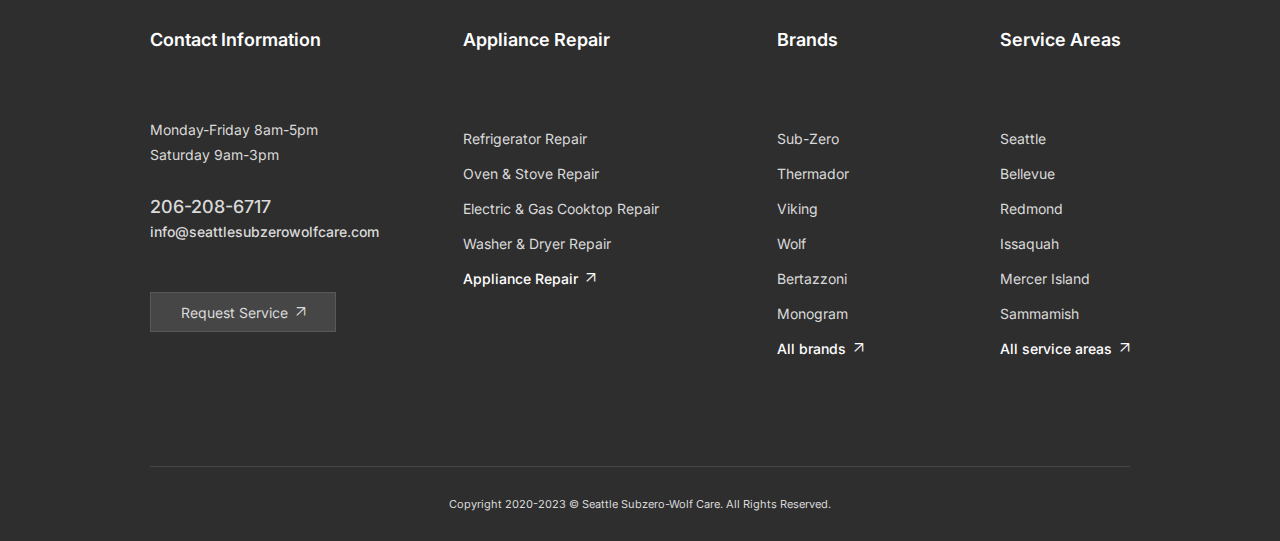
<file: appliance-repair.html>
<!DOCTYPE html>
<html lang="en">
<head>
    <meta charset="UTF-8">
    <meta http-equiv="X-UA-Compatible" content="IE=edge">
    <meta name="viewport" content="width=device-width, initial-scale=1.0">
    <link rel="stylesheet" href="css/style.min.css?_v=20240306152922">
    <title></title>
</head>

<body>
  <div class="wrapper">
    <header class="header lock-padding">
  <div class="header__container">
    <div class="header__wrapper">
      <div class="header__top">
        <a class="header__logo header-logo" href="index.html">
          <img src="img/header-logo.svg" alt="Logotype">
        </a>
        <a class="header__phone _icon-phone" href="tel:2062086717" data-da=".menu__body,768,1">206-208-6717</a>
        <a class="header__service-btn _icon-service popup-link" href="#popup-request"
          data-da=".menu__body,768,2">Request service</a>
        <button type="button" class="icon-menu">
          <span></span>
        </button>
      </div>

      <!-- <div class="header__catalog catalog-header menu">
        <nav class="catalog-header__menu menu-catalog">
          <ul class="menu-catalog__list">
            <li class="menu-catalog__item"><a class="menu-catalog__link" href="#">About Us</a></li>
            <li class="menu-catalog__item"><button class="menu-catalog__link" data-parent="1">Appliance Repair</button>
            </li>
            <li class="menu-catalog__item"><button class="menu-catalog__link" data-parent="2">Brands</button></li>
            <li class="menu-catalog__item"><button class="menu-catalog__link" data-parent="3">Service areas</button>
            </li>
            <li class="menu-catalog__item"><a class="menu-catalog__link" href="#">Contacts</a></li>
          </ul>
          <div class="menu-catalog__sub-menu sub-menu-catalog">
            <button class="sub-menu-catalog__back _icon-back" type="button">Back</button>
            <div class="sub-menu-catalog__block sub-menu-catalog__block_1" hidden data-submenu="1">
              <ul class="sub-menu-catalog__list sub-menu-catalog__list_icon">
                <li class="sub-menu-catalog__item"><a class="sub-menu-catalog__link" href="#">Refrigerator Repair</a>
                </li>
                <li class="sub-menu-catalog__item"><a class="sub-menu-catalog__link" href="#">Oven & Stove
                    Repair</a>
                </li>
                <li class="sub-menu-catalog__item"><a class="sub-menu-catalog__link" href="#">Electric/Gas
                    Cooktop</a>
                </li>
                <li class="sub-menu-catalog__item"><a class="sub-menu-catalog__link" href="#">Washer/Dryer
                    Repair</a>
                </li>
              </ul>
            </div>
            <div class="sub-menu-catalog__block" hidden data-submenu="2">
              <ul class="sub-menu-catalog__list">
                <li class="sub-menu-catalog__item"><a class="sub-menu-catalog__link" href="#">Speed Queen Laundry</a>
                </li>
                <li class="sub-menu-catalog__item"><a class="sub-menu-catalog__link" href="#">Sub-Zero</a></li>
                <li class="sub-menu-catalog__item"><a class="sub-menu-catalog__link" href="#">Thermador</a></li>
                <li class="sub-menu-catalog__item"><a class="sub-menu-catalog__link" href="#">Thor Kitchen</a></li>
                <li class="sub-menu-catalog__item"><a class="sub-menu-catalog__link" href="#">True</a></li>
                <li class="sub-menu-catalog__item"><a class="sub-menu-catalog__link" href="#">U-Line</a></li>
                <li class="sub-menu-catalog__item"><a class="sub-menu-catalog__link" href="#">Ultraline</a></li>
                <li class="sub-menu-catalog__item"><a class="sub-menu-catalog__link" href="#">Unique</a></li>
              </ul>
              <ul class="sub-menu-catalog__list">
                <li class="sub-menu-catalog__item"><a class="sub-menu-catalog__link" href="#">Viking</a></li>
                <li class="sub-menu-catalog__item"><a class="sub-menu-catalog__link" href="#">Venmar Range Hoods</a>
                </li>
                <li class="sub-menu-catalog__item"><a class="sub-menu-catalog__link" href="#">Vent-A-Hood</a></li>
                <li class="sub-menu-catalog__item"><a class="sub-menu-catalog__link" href="#">Wascomat
                    Flex-O-Matic</a></li>
                <li class="sub-menu-catalog__item"><a class="sub-menu-catalog__link" href="#">Whirlpool</a></li>
                <li class="sub-menu-catalog__item"><a class="sub-menu-catalog__link" href="#">Wolf</a></li>
                <li class="sub-menu-catalog__item"><a class="sub-menu-catalog__link" href="#">5 Star</a></li>
                <li class="sub-menu-catalog__item"><a class="sub-menu-catalog__link" href="#">Admiral</a></li>
              </ul>
              <ul class="sub-menu-catalog__list">
                <li class="sub-menu-catalog__item"><a class="sub-menu-catalog__link" href="#">Aga Ranges</a></li>
                <li class="sub-menu-catalog__item"><a class="sub-menu-catalog__link" href="#">AEG</a></li>
                <li class="sub-menu-catalog__item"><a class="sub-menu-catalog__link" href="#">Amana</a></li>
                <li class="sub-menu-catalog__item"><a class="sub-menu-catalog__link" href="#">Ariston</a></li>
                <li class="sub-menu-catalog__item"><a class="sub-menu-catalog__link" href="#">Asko</a></li>
                <li class="sub-menu-catalog__item"><a class="sub-menu-catalog__link" href="#">Avantgarde</a></li>
                <li class="sub-menu-catalog__item"><a class="sub-menu-catalog__link" href="#">Avanti</a></li>
                <li class="sub-menu-catalog__item"><a class="sub-menu-catalog__link" href="#">Azure</a></li>
              </ul>
              <ul class="sub-menu-catalog__list">
                <li class="sub-menu-catalog__item"><a class="sub-menu-catalog__link" href="#">Beaumark</a></li>
                <li class="sub-menu-catalog__item"><a class="sub-menu-catalog__link" href="#">Bertazzoni</a></li>
                <li class="sub-menu-catalog__item"><a class="sub-menu-catalog__link" href="#">Best Range Hoods</a>
                </li>
                <li class="sub-menu-catalog__item"><a class="sub-menu-catalog__link" href="#">Blomberg</a></li>
                <li class="sub-menu-catalog__item"><a class="sub-menu-catalog__link" href="#">Blue star</a></li>
                <li class="sub-menu-catalog__item"><a class="sub-menu-catalog__link" href="#">LG</a></li>
                <li class="sub-menu-catalog__item"><a class="sub-menu-catalog__link" href="#">Liebherr</a></li>
                <li class="sub-menu-catalog__item sub-menu-catalog__item_more"><a class="sub-menu-catalog__link"
                    href="#">More brands</a></li>
              </ul>
            </div>
            <div class="sub-menu-catalog__block" hidden data-submenu="3">
              <ul class="sub-menu-catalog__list">
                <li class="sub-menu-catalog__item"><a class="sub-menu-catalog__link" href="#">Alderwood Manor</a>
                </li>
                <li class="sub-menu-catalog__item"><a class="sub-menu-catalog__link" href="#">Auburn</a>
                </li>
                <li class="sub-menu-catalog__item"><a class="sub-menu-catalog__link" href="#">Ames Lake</a></li>
                <li class="sub-menu-catalog__item"><a class="sub-menu-catalog__link" href="#">Beaux Arts Village</a>
                </li>
                <li class="sub-menu-catalog__item"><a class="sub-menu-catalog__link" href="#">Bellevue</a></li>
                <li class="sub-menu-catalog__item"><a class="sub-menu-catalog__link" href="#">Bothell</a>
                </li>
                <li class="sub-menu-catalog__item"><a class="sub-menu-catalog__link" href="#">Boulevard Park</a>
                </li>
                <li class="sub-menu-catalog__item"><a class="sub-menu-catalog__link" href="#">Bonney Lake</a></li>
              </ul>
              <ul class="sub-menu-catalog__list">
                <li class="sub-menu-catalog__item"><a class="sub-menu-catalog__link" href="#">Brier</a></li>
                <li class="sub-menu-catalog__item"><a class="sub-menu-catalog__link" href="#">Bryn Mawr-Skyway</a></li>
                <li class="sub-menu-catalog__item"><a class="sub-menu-catalog__link" href="#">Burien</a></li>
                <li class="sub-menu-catalog__item"><a class="sub-menu-catalog__link" href="#">Carnation</a></li>
                <li class="sub-menu-catalog__item"><a class="sub-menu-catalog__link" href="#">Cathcart</a></li>
                <li class="sub-menu-catalog__item"><a class="sub-menu-catalog__link" href="#">Clyde Hill</a></li>
                <li class="sub-menu-catalog__item"><a class="sub-menu-catalog__link" href="#">Cottage Lake</a></li>
                <li class="sub-menu-catalog__item"><a class="sub-menu-catalog__link" href="#">Covington</a></li>
              </ul>
              <ul class="sub-menu-catalog__list">
                <li class="sub-menu-catalog__item"><a class="sub-menu-catalog__link" href="#">Des Moines</a></li>
                <li class="sub-menu-catalog__item"><a class="sub-menu-catalog__link" href="#">Duvall</a></li>
                <li class="sub-menu-catalog__item"><a class="sub-menu-catalog__link" href="#">Echo Lake</a></li>
                <li class="sub-menu-catalog__item"><a class="sub-menu-catalog__link" href="#">Edmonds</a></li>
                <li class="sub-menu-catalog__item"><a class="sub-menu-catalog__link" href="#">Edgewood</a></li>
                <li class="sub-menu-catalog__item"><a class="sub-menu-catalog__link" href="#">Everett</a></li>
                <li class="sub-menu-catalog__item"><a class="sub-menu-catalog__link" href="#">Fairwood</a></li>
                <li class="sub-menu-catalog__item"><a class="sub-menu-catalog__link" href="#">Fall City</a></li>
              </ul>
              <ul class="sub-menu-catalog__list">
                <li class="sub-menu-catalog__item"><a class="sub-menu-catalog__link" href="#">Garcia</a></li>
                <li class="sub-menu-catalog__item"><a class="sub-menu-catalog__link" href="#">Hobart</a></li>
                <li class="sub-menu-catalog__item"><a class="sub-menu-catalog__link" href="#">Hunts Point</a></li>
                <li class="sub-menu-catalog__item"><a class="sub-menu-catalog__link" href="#">Issaquah</a></li>
                <li class="sub-menu-catalog__item"><a class="sub-menu-catalog__link" href="#">Kenmore</a></li>
                <li class="sub-menu-catalog__item"><a class="sub-menu-catalog__link" href="#">Kent</a></li>
                <li class="sub-menu-catalog__item"><a class="sub-menu-catalog__link" href="#">Kirkland</a></li>
                <li class="sub-menu-catalog__item sub-menu-catalog__item_more"><a class="sub-menu-catalog__link"
                    href="#">More brands</a></li>
              </ul>
            </div>
          </div>
        </nav>

      </div> -->

      <div class="header__menu menu">



        <!-- <nav class="menu__body">
          <ul class="menu__list">
            <li class="menu__item _active">
              <a href="index.html">About Us</a>
            </li>
            <li class="menu__item">
              <div class="menu__spollers spollers-menu" data-spollers>
                <div class="spollers-menu__item">
                  <button class="spollers-menu__title _icon-arrow-spol" type="button" data-spoller>Appliance
                    Repair</button>
                  <div class="spollers-menu__body">
                    <ul class="menu__sub-list">
                      <li class="menu__sub-item">
                        <a class="menu__sub-link" href="refrigerator-repair.html">Refrigerator Repair</a>
                      </li>
                      <li class="menu__sub-item">
                        <a class="menu__sub-link" href="oven-repair.html">Oven & Stove Repair</a>
                      </li>
                      <li class="menu__sub-item">
                        <a class="menu__sub-link" href="gas-repair.html">Electric/Gas Cooktop</a>
                      </li>
                      <li class="menu__sub-item">
                        <a class="menu__sub-link" href="washer-repair.html">Washer/Dryer Repair</a>
                      </li>
                      <li class="menu__sub-item">
                        <a class="menu__sub-link" href="appliance-repair.html">Appliance Repair</a>
                      </li>
                    </ul>
                  </div>
                </div>
              </div>
            </li>
            <li class="menu__item">
              <div class="menu__spollers spollers-menu" data-spollers>
                <div class="spollers-menu__item">
                  <button class="spollers-menu__title _icon-arrow-spol" type="button" data-spoller>Brands</button>
                  <div class="spollers-menu__body">
                    <ul class="menu__sub-list">
                      <li class="menu__sub-item">
                        <a class="menu__sub-link" href="brands-single.html">Sub-Zero</a>
                      </li>
                      <li class="menu__sub-item">
                        <a class="menu__sub-link" href="#">Thermador</a>
                      </li>
                      <li class="menu__sub-item">
                        <a class="menu__sub-link" href="#">Viking</a>
                      </li>
                      <li class="menu__sub-item">
                        <a class="menu__sub-link" href="#">Wolf</a>
                      </li>
                      <li class="menu__sub-item">
                        <a class="menu__sub-link" href="#">Bertazzoni</a>
                      </li>
                      <li class="menu__sub-item">
                        <a class="menu__sub-link" href="#">Monogram</a>
                      </li>
                      <li class="menu__sub-item">
                        <a class="menu__sub-link" href="#">Dacor</a>
                      </li>
                      <li class="menu__sub-item">
                        <a class="menu__sub-link" href="brands.html">More brands</a>
                      </li>
                    </ul>
                  </div>
                </div>
              </div>

            </li>
            <li class="menu__item">
              <div class="menu__spollers spollers-menu" data-spollers>
                <div class="spollers-menu__item">
                  <button class="spollers-menu__title _icon-arrow-spol" type="button" data-spoller>Service
                    areas</button>
                  <div class="spollers-menu__body">
                    <ul class="menu__sub-list">
                      <li class="menu__sub-item">
                        <a class="menu__sub-link" href="areas-single.html">Seattle</a>
                      </li>
                      <li class="menu__sub-item">
                        <a class="menu__sub-link" href="#">Bellevue</a>
                      </li>
                      <li class="menu__sub-item">
                        <a class="menu__sub-link" href="#">Redmond</a>
                      </li>
                      <li class="menu__sub-item">
                        <a class="menu__sub-link" href="#">Issaquah</a>
                      </li>
                      <li class="menu__sub-item">
                        <a class="menu__sub-link" href="#">Mercer Island</a>
                      </li>
                      <li class="menu__sub-item">
                        <a class="menu__sub-link" href="#">Sammamish</a>
                      </li>
                      <li class="menu__sub-item">
                        <a class="menu__sub-link" href="#">Kirkland</a>
                      </li>
                      <li class="menu__sub-item">
                        <a class="menu__sub-link" href="areas.html">More areas</a>
                      </li>
                    </ul>
                  </div>
                </div>
              </div>

            </li>
            <li class="menu__item"><a href="contacts.html">Contacts</a></li>
          </ul>
        </nav> -->

        <nav class="menu__body">
          <ul class="menu__list" data-spollers>
            <li class="menu__item"><a href="#">About Us</a></li>
            <li class="menu__item">
              <button data-spoller>Appliance Repair</button>
              <div class="menu__sub-body">
                <ul class="menu__sub-list">
                  <li class="menu__sub-item"><a class="menu__sub-link" href="#">Refrigerator Repair</a></li>
                  <li class="menu__sub-item"><a class="menu__sub-link" href="#">Oven & Stove Repair</a></li>
                  <li class="menu__sub-item"><a class="menu__sub-link" href="#">Electric/Gas Cooktop</a></li>
                  <li class="menu__sub-item"><a class="menu__sub-link" href="#">Washer/Dryer Repair</a></li>
                </ul>
              </div>

            </li>
            <li class="menu__item">
              <button data-spoller>Brands</button>
              <div class="menu__sub-body">
                <div class="menu__sub-inner">
                  <ul class="menu__sub-list">
                    <li class="menu__sub-item"><a class="menu__sub-link" href="#">Speed Queen Laundry</a></li>
                    <li class="menu__sub-item"><a class="menu__sub-link" href="#">Sub-Zero</a></li>
                    <li class="menu__sub-item"><a class="menu__sub-link" href="#">Thermador</a></li>
                    <li class="menu__sub-item"><a class="menu__sub-link" href="#">Thor Kitchen</a></li>
                    <li class="menu__sub-item"><a class="menu__sub-link" href="#">True</a></li>
                    <li class="menu__sub-item"><a class="menu__sub-link" href="#">U-Line</a></li>
                    <li class="menu__sub-item"><a class="menu__sub-link" href="#">Ultraline</a></li>
                    <li class="menu__sub-item"><a class="menu__sub-link" href="#">Unique</a></li>
                  </ul>
                  <ul class="menu__sub-list">
                    <li class="menu__sub-item"><a class="menu__sub-link" href="#">Viking</a></li>
                    <li class="menu__sub-item"><a class="menu__sub-link" href="#">Venmar Range Hoods</a></li>
                    <li class="menu__sub-item"><a class="menu__sub-link" href="#">Vent-A-Hood</a></li>
                    <li class="menu__sub-item"><a class="menu__sub-link" href="#">Wascomat Flex-O-Matic</a></li>
                    <li class="menu__sub-item"><a class="menu__sub-link" href="#">Whirlpool</a></li>
                    <li class="menu__sub-item"><a class="menu__sub-link" href="#">Wolf</a></li>
                    <li class="menu__sub-item"><a class="menu__sub-link" href="#">5 Star</a></li>
                    <li class="menu__sub-item"><a class="menu__sub-link" href="#">Admiral</a></li>
                  </ul>
                  <ul class="menu__sub-list">
                    <li class="menu__sub-item"><a class="menu__sub-link" href="#">Aga Ranges</a></li>
                    <li class="menu__sub-item"><a class="menu__sub-link" href="#">AEG</a></li>
                    <li class="menu__sub-item"><a class="menu__sub-link" href="#">Amana</a></li>
                    <li class="menu__sub-item"><a class="menu__sub-link" href="#">Ariston</a></li>
                    <li class="menu__sub-item"><a class="menu__sub-link" href="#">Asko</a></li>
                    <li class="menu__sub-item"><a class="menu__sub-link" href="#">Avantgarde</a></li>
                    <li class="menu__sub-item"><a class="menu__sub-link" href="#">Avanti</a></li>
                    <li class="menu__sub-item"><a class="menu__sub-link" href="#">Azure</a></li>
                  </ul>
                  <ul class="menu__sub-list">
                    <li class="menu__sub-item"><a class="menu__sub-link" href="#">Beaumark</a></li>
                    <li class="menu__sub-item"><a class="menu__sub-link" href="#">Bertazzoni</a></li>
                    <li class="menu__sub-item"><a class="menu__sub-link" href="#">Best Range Hoods</a></li>
                    <li class="menu__sub-item"><a class="menu__sub-link" href="#">Blomberg</a></li>
                    <li class="menu__sub-item"><a class="menu__sub-link" href="#">Blue star</a></li>
                    <li class="menu__sub-item"><a class="menu__sub-link" href="#">LG</a></li>
                    <li class="menu__sub-item"><a class="menu__sub-link" href="#">Liebherr</a></li>
                    <li class="menu__sub-item"><a class="menu__sub-link" href="#">More brands</a></li>
                  </ul>
                </div>

              </div>
            </li>
            <li class="menu__item">
              <button data-spoller>Service areas</button>
              <div class="menu__sub-body">
                <div class="menu__sub-inner">
                  <ul class="menu__sub-list">
                    <li class="menu__sub-item"><a class="menu__sub-link" href="#">Alderwood Manor</a></li>
                    <li class="menu__sub-item"><a class="menu__sub-link" href="#">Auburn</a></li>
                    <li class="menu__sub-item"><a class="menu__sub-link" href="#">Ames Lake</a></li>
                    <li class="menu__sub-item"><a class="menu__sub-link" href="#">Beaux Arts Village</a></li>
                    <li class="menu__sub-item"><a class="menu__sub-link" href="#">Bellevue</a></li>
                    <li class="menu__sub-item"><a class="menu__sub-link" href="#">Bothell</a></li>
                    <li class="menu__sub-item"><a class="menu__sub-link" href="#">Boulevard Park</a></li>
                    <li class="menu__sub-item"><a class="menu__sub-link" href="#">Bonney Lake</a></li>
                  </ul>
                  <ul class="menu__sub-list">
                    <li class="menu__sub-item"><a class="menu__sub-link" href="#">Brier</a></li>
                    <li class="menu__sub-item"><a class="menu__sub-link" href="#">Bryn Mawr-Skyway</a></li>
                    <li class="menu__sub-item"><a class="menu__sub-link" href="#">Burien</a></li>
                    <li class="menu__sub-item"><a class="menu__sub-link" href="#">Carnation</a></li>
                    <li class="menu__sub-item"><a class="menu__sub-link" href="#">Cathcart</a></li>
                    <li class="menu__sub-item"><a class="menu__sub-link" href="#">Clyde Hill</a></li>
                    <li class="menu__sub-item"><a class="menu__sub-link" href="#">Cottage Lake</a></li>
                    <li class="menu__sub-item"><a class="menu__sub-link" href="#">Covington</a></li>
                  </ul>
                  <ul class="menu__sub-list">
                    <li class="menu__sub-item"><a class="menu__sub-link" href="#">Des Moines</a></li>
                    <li class="menu__sub-item"><a class="menu__sub-link" href="#">Duvall</a></li>
                    <li class="menu__sub-item"><a class="menu__sub-link" href="#">Echo Lake</a></li>
                    <li class="menu__sub-item"><a class="menu__sub-link" href="#">Edmonds</a></li>
                    <li class="menu__sub-item"><a class="menu__sub-link" href="#">Edgewood</a></li>
                    <li class="menu__sub-item"><a class="menu__sub-link" href="#">Everett</a></li>
                    <li class="menu__sub-item"><a class="menu__sub-link" href="#">Fairwood</a></li>
                    <li class="menu__sub-item"><a class="menu__sub-link" href="#">Fall City</a></li>
                  </ul>
                  <ul class="menu__sub-list">
                    <li class="menu__sub-item"><a class="menu__sub-link" href="#">Garcia</a></li>
                    <li class="menu__sub-item"><a class="menu__sub-link" href="#">Hobart</a></li>
                    <li class="menu__sub-item"><a class="menu__sub-link" href="#">Hunts Point</a></li>
                    <li class="menu__sub-item"><a class="menu__sub-link" href="#">Issaquah</a></li>
                    <li class="menu__sub-item"><a class="menu__sub-link" href="#">Kenmore</a></li>
                    <li class="menu__sub-item"><a class="menu__sub-link" href="#">Kent</a></li>
                    <li class="menu__sub-item"><a class="menu__sub-link" href="#">Kirkland</a></li>
                    <li class="menu__sub-item"><a class="menu__sub-link" href="#">More areas</a></li>
                  </ul>
                </div>
              </div>


            </li>
            <li class="menu__item"><a href="#">Contacts</a></li>
          </ul>
        </nav>




      </div>
    </div>
  </div>






</header>
    <main class="page">
      <section class="page__chance chance">
        <div class="chance__container">
          <div class="chance__body">
            <div class="chance__images-ibg">
              <picture><source srcset="img/chance/01.webp" type="image/webp"><img src="img/chance/01.png" alt="Pictures"></picture>
            </div>
            <div class="chance__content">
              <h1 class="chance__title title">
                Give Your Appliances a Second Chance
              </h1>
              <div class="chance__text">
                <p>
                  With years of expertise in appliance repair, we take pride in restoring functionality and extending
                  the lifespan of your devices. Our professional technicians understand the intricacies of various
                  appliances, diagnosing issues with precision and providing effective solutions.
                </p>
              </div>
            </div>
          </div>
        </div>
      </section>
      <section class="page__category category">
        <div class="category__container">
          <div class="category__top">
            <h2 class="category__title title">
              Choose Your Appliance Category
            </h2>
            <div class="category__text">
              <p>
                Our comprehensive repair services cater to a wide spectrum of household appliances, each with its own
                unique challenges. Explore the categories below to pinpoint the type of appliance that requires our
                expertise. Our dedicated team is committed to bringing your appliances back to peak performance, making
                your life more convenient and efficient.
              </p>
            </div>
          </div>
          <div class="offer__items">
            <article class="offer__item item-repair">
              <div class="item-repair__images-ibg">
                <picture><source srcset="img/repair-item/01.webp" type="image/webp"><img src="img/repair-item/01.jpg" alt="Pictures"></picture>
              </div>
              <div class="item-repair__body">
                <h3 class="item-repair__title">
                  Refrigerator Repair Service
                </h3>
                <a class="item-repair__btn _icon-arrow-right" href="#">Read more</a>
              </div>
            </article>
            <article class="offer__item item-repair">
              <div class="item-repair__images-ibg">
                <picture><source srcset="img/repair-item/02.webp" type="image/webp"><img src="img/repair-item/02.jpg" alt="Pictures"></picture>
              </div>
              <div class="item-repair__body">
                <h3 class="item-repair__title">
                  Oven & Stove Repair Service
                </h3>
                <a class="item-repair__btn _icon-arrow-right" href="#">Read more</a>
              </div>
            </article>
            <article class="offer__item item-repair">
              <div class="item-repair__images-ibg">
                <picture><source srcset="img/repair-item/03.webp" type="image/webp"><img src="img/repair-item/03.jpg" alt="Pictures"></picture>
              </div>
              <div class="item-repair__body item-repair__body_3">
                <h3 class="item-repair__title">
                  Electric & Gas Cooktop Repair
                </h3>
                <a class="item-repair__btn item-repair__btn_3 _icon-arrow-right" href="#">Read more</a>
              </div>
            </article>
            <article class="offer__item item-repair">
              <div class="item-repair__images-ibg">
                <picture><source srcset="img/repair-item/04.webp" type="image/webp"><img src="img/repair-item/04.jpg" alt="Pictures"></picture>
              </div>
              <div class="item-repair__body">
                <h3 class="item-repair__title">
                  Washer & Dryer Repair Service
                </h3>
                <a class="item-repair__btn _icon-arrow-right" href="#">Read more</a>
              </div>
            </article>
          </div>
          <div class="offer__items-mob">
            <article class="offer__item-mob item-mob-repair">
              <div class="item-mob-repair__images-ibg">
                <picture><source srcset="img/repair-item/01-mob.webp" type="image/webp"><img src="img/repair-item/01-mob.jpg" alt="Pictures"></picture>
              </div>
              <div class="item-mob-repair__body">
                <h3 class="item-mob-repair__title">
                  Refrigerator Repair Service
                </h3>
                <a class="item-mob-repair__btn _icon-arrow-right" href="#">Read more</a>
              </div>
            </article>
            <article class="offer__item-mob item-mob-repair">
              <div class="item-mob-repair__images-ibg">
                <picture><source srcset="img/repair-item/02-mob.webp" type="image/webp"><img src="img/repair-item/02-mob.jpg" alt="Pictures"></picture>
              </div>
              <div class="item-mob-repair__body">
                <h3 class="item-mob-repair__title">
                  Oven & Stove Repair Service
                </h3>
                <a class="item-mob-repair__btn _icon-arrow-right" href="#">Read more</a>
              </div>
            </article>
            <article class="offer__item-mob item-mob-repair">
              <div class="item-mob-repair__images-ibg">
                <picture><source srcset="img/repair-item/03-mob.webp" type="image/webp"><img src="img/repair-item/03-mob.jpg" alt="Pictures"></picture>
              </div>
              <div class="item-mob-repair__body">
                <h3 class="item-mob-repair__title">
                  Electric & Gas Cooktop Repair
                </h3>
                <a class="item-mob-repair__btn _icon-arrow-right" href="#">Read more</a>
              </div>
            </article>
            <article class="offer__item-mob item-mob-repair">
              <div class="item-mob-repair__images-ibg">
                <picture><source srcset="img/repair-item/04-mob.webp" type="image/webp"><img src="img/repair-item/04-mob.jpg" alt="Pictures"></picture>
              </div>
              <div class="item-mob-repair__body item-mob-repair__body_4">
                <h3 class="item-mob-repair__title">
                  Washer & Dryer Repair Service
                </h3>
                <a class="item-mob-repair__btn _icon-arrow-right" href="#">Read more</a>
              </div>
            </article>
          </div>
        </div>
      </section>
      <section class="page__why why">
        <div class="why__container">
          <h2 class="why__title title">
            Why Choose Us?
          </h2>
          <ul class="why-grid">
            <li class="why-grid__item">
              <article class="why__item item-advantages">
                <div class="item-advantages__images">
                  <img src="img/advantages/01.svg" alt="Icon">
                </div>
                <h4 class="item-advantages__title">
                  Professionalism and Experience
                </h4>
                <div class="item-advantages__text">
                  Our technicians possess extensive experience and profound knowledge in the field of household
                  appliance repair
                </div>
              </article>
            </li>
            <li class="why-grid__item">
              <article class="why__item item-advantages">
                <div class="item-advantages__images">
                  <img src="img/advantages/03.svg" alt="Icon">
                </div>
                <h4 class="item-advantages__title">
                  Original Spare Parts
                </h4>
                <div class="item-advantages__text">
                  We exclusively use original spare parts from manufacturers to ensure long-term functionality
                </div>
              </article>
            </li>
            <li class="why-grid__item">
              <article class="why__item item-advantages">
                <div class="item-advantages__images">
                  <img src="img/advantages/04.svg" alt="Icon">
                </div>
                <h4 class="item-advantages__title">
                  Speed and Efficiency
                </h4>
                <div class="item-advantages__text">
                  Valuing your time, we strive to swiftly restore the operation of your refrigerator without
                  compromising quality
                </div>
              </article>
            </li>
            <li class="why-grid__item">
              <article class="why__item item-advantages">
                <div class="item-advantages__images">
                  <img src="img/advantages/05.svg" alt="Icon">
                </div>
                <h4 class="item-advantages__title">
                  Personalized Approach
                </h4>
                <div class="item-advantages__text">
                  Recognizing the uniqueness of each situation, we develop solutions tailored to your specific needs
                </div>
              </article>
            </li>
          </ul>
        </div>
      </section>
      <section class="page__request request">
        <div class="request__container">
          <div class="request__body">
            <h2 class="request__title title_white">
              Request service
            </h2>
            <div class="request__text">
              <p>
                Please provide us with your make, a brief description of the problem, and any other details available
              </p>
            </div>
            <form class="request__form form" action="#">
              <div class="form__item">
                <label for="formName" class="form__label">Name<span>*</span></label>
                <input id="formName" type="text" name="name" class="form__input" required>
              </div>
              <div class="form__item">
                <label for="formPhone" class="form__label">Phone<span>*</span></label>
                <input id="formPhone" type="tel" name="phone" class="form__input" required>
              </div>
              <div class="form__item">
                <label for="formEmail" class="form__label">E-mail<span>*</span></label>
                <input id="formEmail" type="email" name="email" class="form__input" required>
              </div>
              <div class="form__item">
                <label for="formMessage" class="form__label">Comment or Message</label>
                <textarea name="message" id="formMessage" class="form__input"></textarea>
              </div>
              <button type="submit" class="form__button">Submit</button>
            </form>
          </div>
        </div>
      </section>
    </main>
    <footer class="footer">
    <div class="footer__container">
        <div class="footer__top">
            <a class="footer__logo footer-logo" href="index.html">
                <img src="img/footer-logo.svg" alt="Logotype">
            </a>
            <ul class="footer__social social" data-da=".footer__container,479.98,2">
                <li class="social__item">
                    <a class="social__link" href="#">
                        <img src="img/social/01.svg" alt="Icon">
                    </a>
                </li>
                <li class="social__item">
                    <a class="social__link" href="#">
                        <img src="img/social/02.svg" alt="Icon">
                    </a>
                </li>
                <li class="social__item">
                    <a class="social__link" href="#">
                        <img src="img/social/03.svg" alt="Icon">
                    </a>
                </li>
                <li class="social__item">
                    <a class="social__link" href="#">
                        <img src="img/social/04.svg" alt="Icon">
                    </a>
                </li>
            </ul>
        </div>
        <div class="footer__body">
            <div class="footer__columns">

                <div class="column-footer__contact contact-column">
                    <h4 class="contact-column__title footer-title">Contact Information</h4>
                    <div class="contact-column__schedule">
                        <p>Monday-Friday 8am-5pm</p>
                        <p>Saturday 9am-3pm</p>
                    </div>
                    <a class="contact-column__phone" href="tel:2062086717">206-208-6717</a>
                    <a class="contact-column__email"
                        href="mailto:info@seattlesubzerowolfcare.com">info@seattlesubzerowolfcare.com</a>
                    <a class="contact-column__btn _icon-arrow-up" href="#">Request Service</a>
                </div>


                <div class="column-footer__repair repair-column">
                    <h4 class="repair-column__title footer-title">Appliance Repair</h4>
                    <ul class="repair-column__list column__list">
                        <li class="repair-column__item">
                            <a class="repair-column__link" href="refrigerator-repair.html">Refrigerator Repair</a>
                        </li>
                        <li class="repair-column__item">
                            <a class="repair-column__link" href="oven-repair.html">Oven & Stove Repair</a>
                        </li>
                        <li class="repair-column__item">
                            <a class="repair-column__link" href="gas-repair.html">Electric & Gas Cooktop Repair</a>
                        </li>
                        <li class="repair-column__item">
                            <a class="repair-column__link" href="washer-repair.html">Washer & Dryer Repair</a>
                        </li>
                    </ul>
                    <a class="repair__btn footer__btn _icon-arrow-up" href="appliance-repair.html">Appliance Repair</a>
                </div>


                <div class="column-footer__brands brands-column">
                    <h4 class="brands-column__title footer-title">Brands</h4>
                    <ul class="brands-column__list column__list">
                        <li class="brands-column__item">
                            <a class="brands-column__link" href="brands-single.html">Sub-Zero</a>
                        </li>
                        <li class="brands-column__item">
                            <a class="brands-column__link" href="#">Thermador</a>
                        </li>
                        <li class="brands-column__item">
                            <a class="brands-column__link" href="#">Viking</a>
                        </li>
                        <li class="brands-column__item">
                            <a class="brands-column__link" href="#">Wolf</a>
                        </li>
                        <li class="brands-column__item">
                            <a class="brands-column__link" href="#">Bertazzoni</a>
                        </li>
                        <li class="brands-column__item">
                            <a class="brands-column__link" href="#">Monogram</a>
                        </li>
                    </ul>
                    <a class="brands__btn footer__btn _icon-arrow-up" href="brands.html">All brands</a>
                </div>


                <div class="column-footer__areas areas-column">
                    <h4 class="areas-column__title footer-title">Service Areas</h4>
                    <ul class="areas-column__list column__list">
                        <li class="areas-column__item">
                            <a class="areas-column__link" href="areas-single.html">Seattle</a>
                        </li>
                        <li class="areas-column__item">
                            <a class="areas-column__link" href="#">Bellevue</a>
                        </li>
                        <li class="areas-column__item">
                            <a class="areas-column__link" href="#">Redmond</a>
                        </li>
                        <li class="areas-column__item">
                            <a class="areas-column__link" href="#">Issaquah</a>
                        </li>
                        <li class="areas-column__item">
                            <a class="areas-column__link" href="#">Mercer Island</a>
                        </li>
                        <li class="areas-column__item">
                            <a class="areas-column__link" href="#">Sammamish</a>
                        </li>
                    </ul>
                    <a class="areas__btn footer__btn _icon-arrow-up" href="areas.html">All service areas</a>
                </div>

            </div>
        </div>
        <div class="footer__copy">
            Copyright 2020-2023 © Seattle Subzero-Wolf Care. All Rights Reserved.
        </div>
    </div>
</footer>
  </div>
  <div class="popup-request popup" id="popup-request">
    <div class="popup-request__body">
        <div class="popup-request__content popup__content">
            <button class="popup-request__btn-close close-popup"></button>
            <h3 class="popup-request__title">Request service</h3>
            <div class="popup-request__text">
                Please provide us with your make, a brief description of the problem, and any other details
                available
            </div>
            <form class="popup-request__form form-request">
                <div class="form-request__wrapper">
                    <div class="form-request__item">
                        <label for="formName" class="form-request__label">Name<span>*</span></label>
                        <input id="formName" type="text" name="name" class="form-request__input" required>
                    </div>
                    <div class="form-request__item">
                        <label for="formPhone" class="form-request__label">Phone<span>*</span></label>
                        <input id="formPhone" type="tel" name="phone" class="form-request__input" required>
                    </div>
                </div>
                <div class="form-request__item">
                    <label for="formEmail" class="form-request__label">E-mail<span>*</span></label>
                    <input id="formEmail" type="email" name="email" class="form-request__input" required>
                </div>
                <div class="form-request__item">
                    <label for="formMessage" class="form-request__label">Comment or Message</label>
                    <textarea name="message" id="formMessage" class="form-request__input"></textarea>
                </div>
                <button type="submit" class="form-request__button">Submit</button>
            </form>
        </div>
    </div>
</div>
  <a id="phone-button" class="phone-button" href="tel:2062086717">
    <svg id="phone-button-icon" class="phone-button-icon" width="68" height="68" viewBox="0 0 88 88" fill="none"
        xmlns="http://www.w3.org/2000/svg">
        <circle opacity="0.1" cx="44" cy="44" r="44" fill="#1274e0" />
        <ellipse cx="44.4814" cy="44.4814" rx="36" ry="36" fill="#1274e0" />
        <path
            d="M47.7031 29.9218C47.7447 29.7629 47.8176 29.6139 47.9175 29.4835C48.0174 29.3531 48.1423 29.244 48.2849 29.1625C48.4275 29.081 48.5849 29.0288 48.748 29.0089C48.911 28.989 49.0764 29.0019 49.2344 29.0468C51.5646 29.6717 53.6893 30.8988 55.3952 32.6047C57.1011 34.3106 58.3282 36.4353 58.9531 38.7655C58.998 38.9235 59.0108 39.0889 58.991 39.2519C58.9711 39.415 58.9189 39.5724 58.8374 39.715C58.7559 39.8576 58.6468 39.9825 58.5164 40.0824C58.386 40.1823 58.237 40.2552 58.0781 40.2968C57.9715 40.3277 57.861 40.3434 57.75 40.3436C57.4741 40.3421 57.2065 40.2492 56.9889 40.0797C56.7712 39.9101 56.6158 39.6733 56.5469 39.4061C56.0271 37.5035 55.0201 35.7692 53.6254 34.3745C52.2307 32.9798 50.4964 31.9728 48.5937 31.453C48.4334 31.4132 48.2828 31.3415 48.1507 31.2424C48.0185 31.1432 47.9077 31.0185 47.8246 30.8757C47.7416 30.7329 47.688 30.5749 47.6671 30.4111C47.6463 30.2472 47.6585 30.0808 47.7031 29.9218ZM47.2969 36.2811C48.3545 36.5707 49.3185 37.1307 50.0938 37.906C50.8692 38.6814 51.4292 39.6454 51.7187 40.703C51.7853 40.9715 51.94 41.2098 52.1582 41.3798C52.3764 41.5498 52.6453 41.6416 52.9219 41.6405C53.0279 41.6416 53.1334 41.6257 53.2344 41.5936C53.3947 41.5538 53.5454 41.4821 53.6775 41.383C53.8096 41.2838 53.9205 41.1592 54.0035 41.0164C54.0866 40.8736 54.1401 40.7156 54.161 40.5517C54.1818 40.3878 54.1696 40.2214 54.125 40.0624C53.7304 38.5772 52.9503 37.2228 51.8637 36.1362C50.7771 35.0496 49.4226 34.2695 47.9375 33.8749C47.7744 33.8155 47.6008 33.7907 47.4276 33.8021C47.2545 33.8134 47.0856 33.8608 46.9317 33.941C46.7778 34.0212 46.6424 34.1326 46.5339 34.2681C46.4254 34.4035 46.3463 34.5601 46.3017 34.7278C46.2571 34.8955 46.2478 35.0706 46.2746 35.2421C46.3013 35.4136 46.3635 35.5776 46.4571 35.7237C46.5507 35.8698 46.6737 35.9948 46.8183 36.0908C46.9629 36.1868 47.1259 36.2516 47.2969 36.2811ZM60.1875 51.3593C59.9111 53.4693 58.8779 55.4071 57.2799 56.8125C55.682 58.2179 53.628 58.9952 51.5 58.9999C39.0937 58.9999 29 48.9061 29 36.4999C29.0047 34.3719 29.782 32.3179 31.1874 30.72C32.5928 29.122 34.5306 28.0888 36.6406 27.8124C37.1785 27.7528 37.7214 27.866 38.1906 28.1357C38.6598 28.4054 39.0308 28.8176 39.25 29.3124L42.3906 36.6405C42.5535 37.0209 42.6189 37.4359 42.5807 37.848C42.5424 38.26 42.4019 38.6559 42.1719 38.9999L39.5781 42.9686C40.7526 45.3522 42.6879 47.2765 45.0781 48.4374L49 45.828C49.3436 45.5964 49.7405 45.4562 50.1534 45.4207C50.5662 45.3851 50.9813 45.4554 51.3594 45.6249L58.6875 48.7499C59.1823 48.969 59.5945 49.3401 59.8642 49.8093C60.1339 50.2785 60.2471 50.8214 60.1875 51.3593ZM57.7031 51.0468L50.375 47.9218L46.4687 50.5311C46.1093 50.7688 45.6946 50.9094 45.2648 50.9396C44.835 50.9697 44.4047 50.8882 44.0156 50.703C41.1046 49.2949 38.7499 46.9512 37.3281 44.0468C37.1407 43.659 37.0566 43.2295 37.0839 42.7997C37.1113 42.3699 37.2492 41.9544 37.4844 41.5936L40.0937 37.6249L36.9531 30.2968C35.4452 30.4906 34.0597 31.2274 33.0559 32.3692C32.0522 33.5111 31.499 34.9796 31.5 36.4999C31.5041 41.8029 33.6126 46.8876 37.3624 50.6375C41.1123 54.3873 46.1969 56.4958 51.5 56.4999C53.0203 56.5009 54.4888 55.9477 55.6307 54.944C56.7725 53.9402 57.5093 52.5547 57.7031 51.0468Z"
            fill="white" />
    </svg>
</a>
  <script src="js/app.min.js?_v=20240306152922"></script>
</body>

</html>
</file>
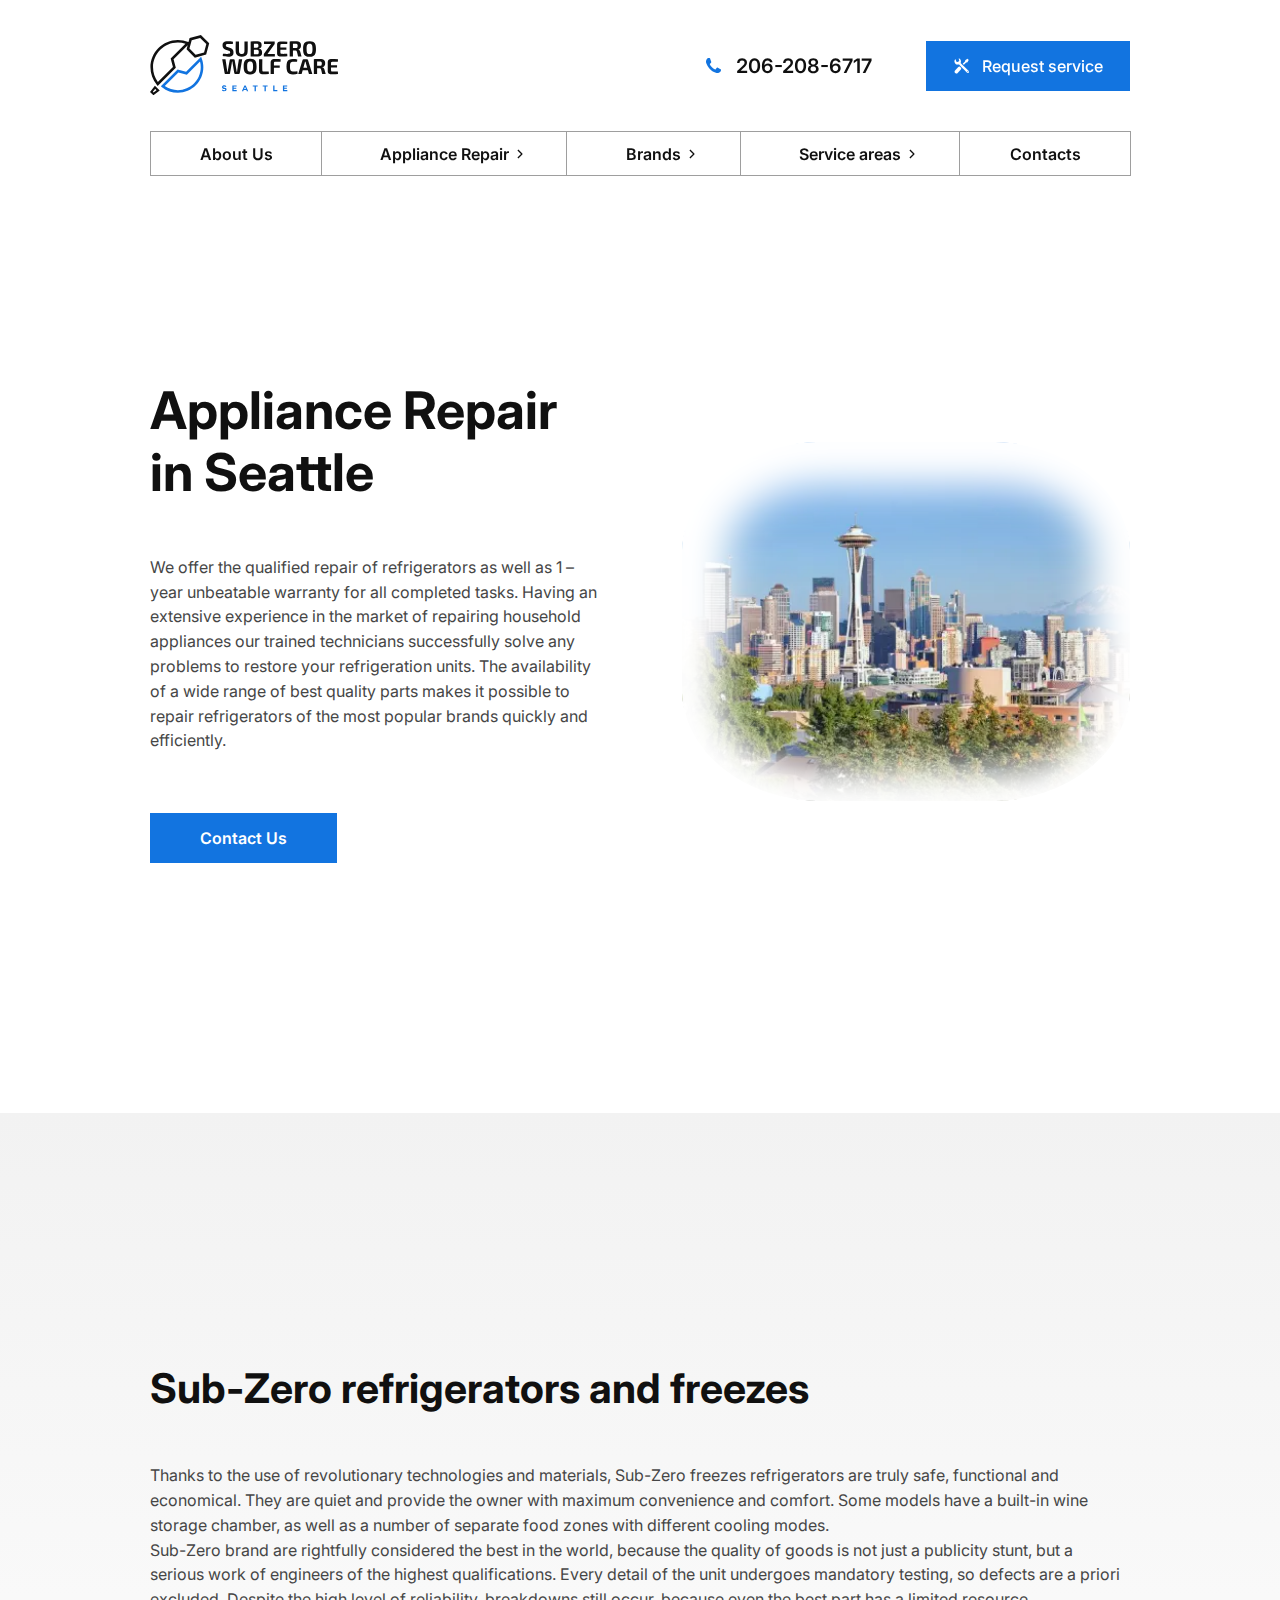
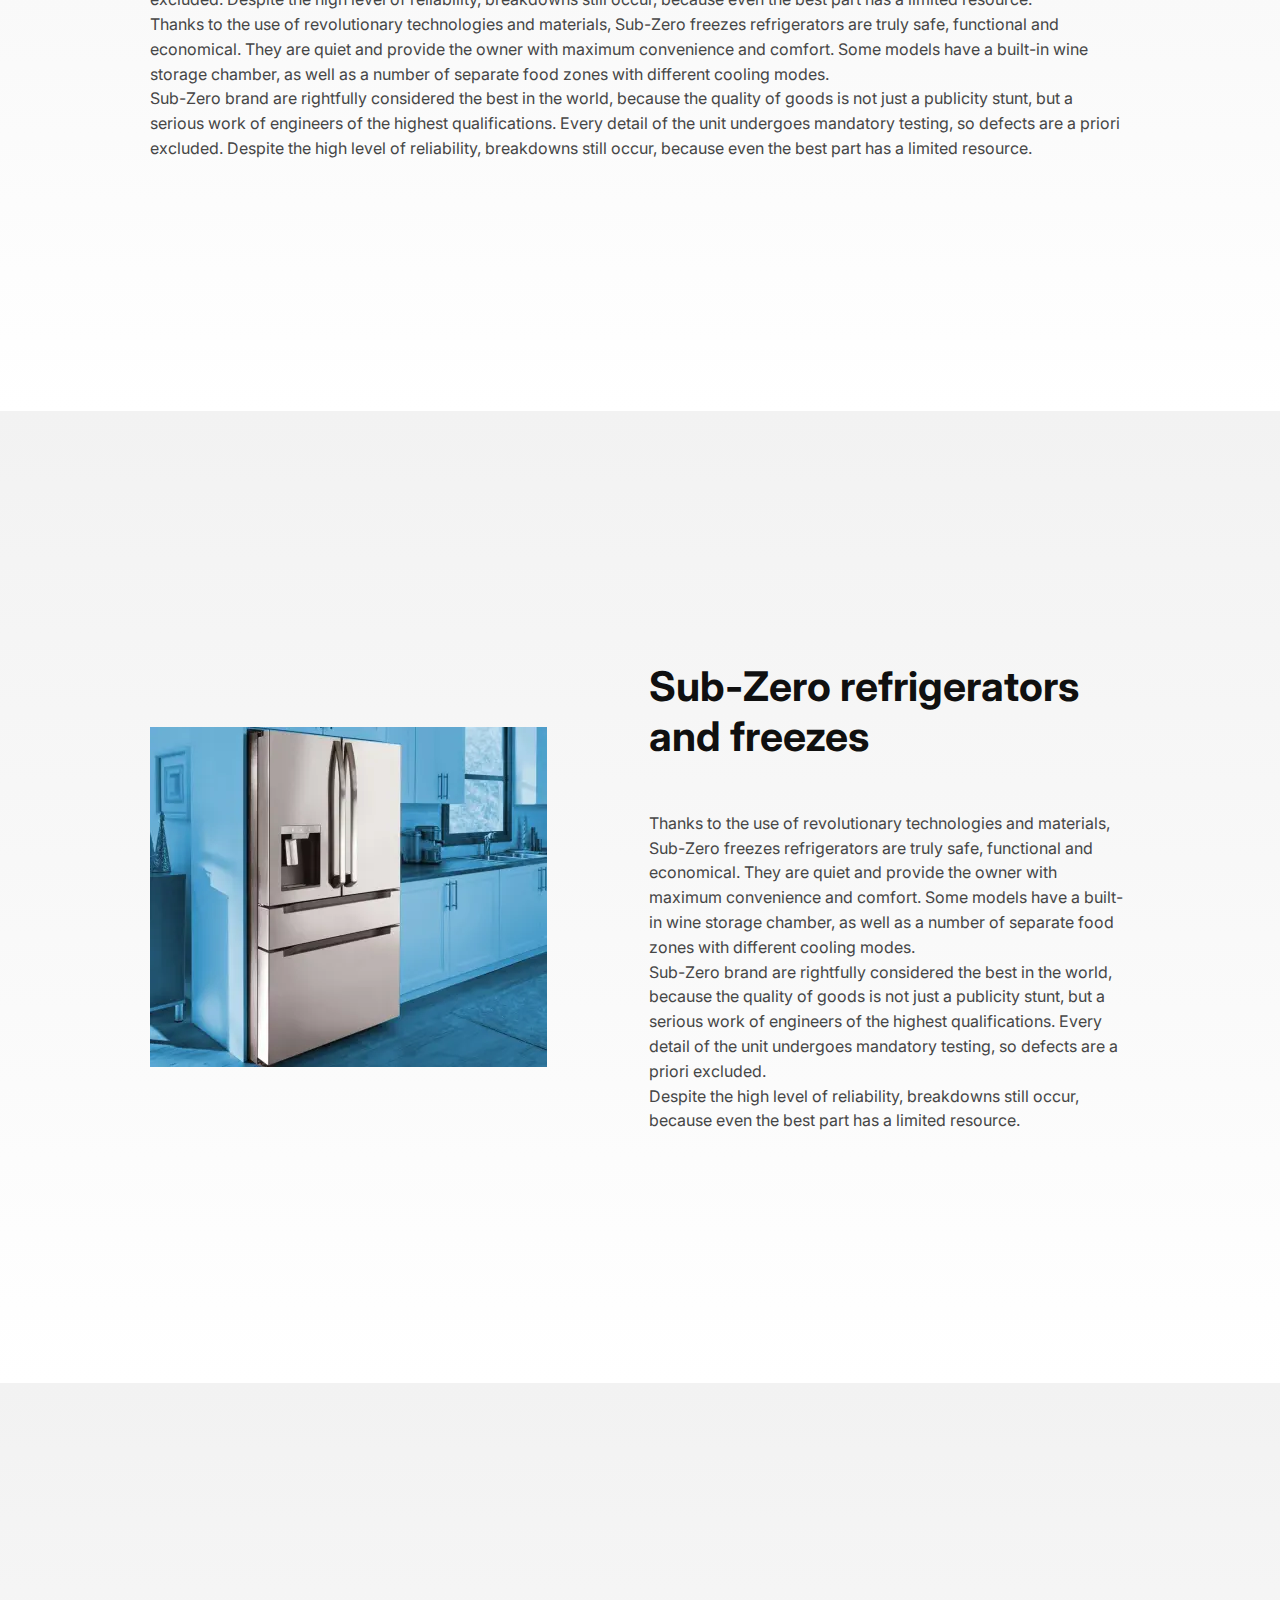
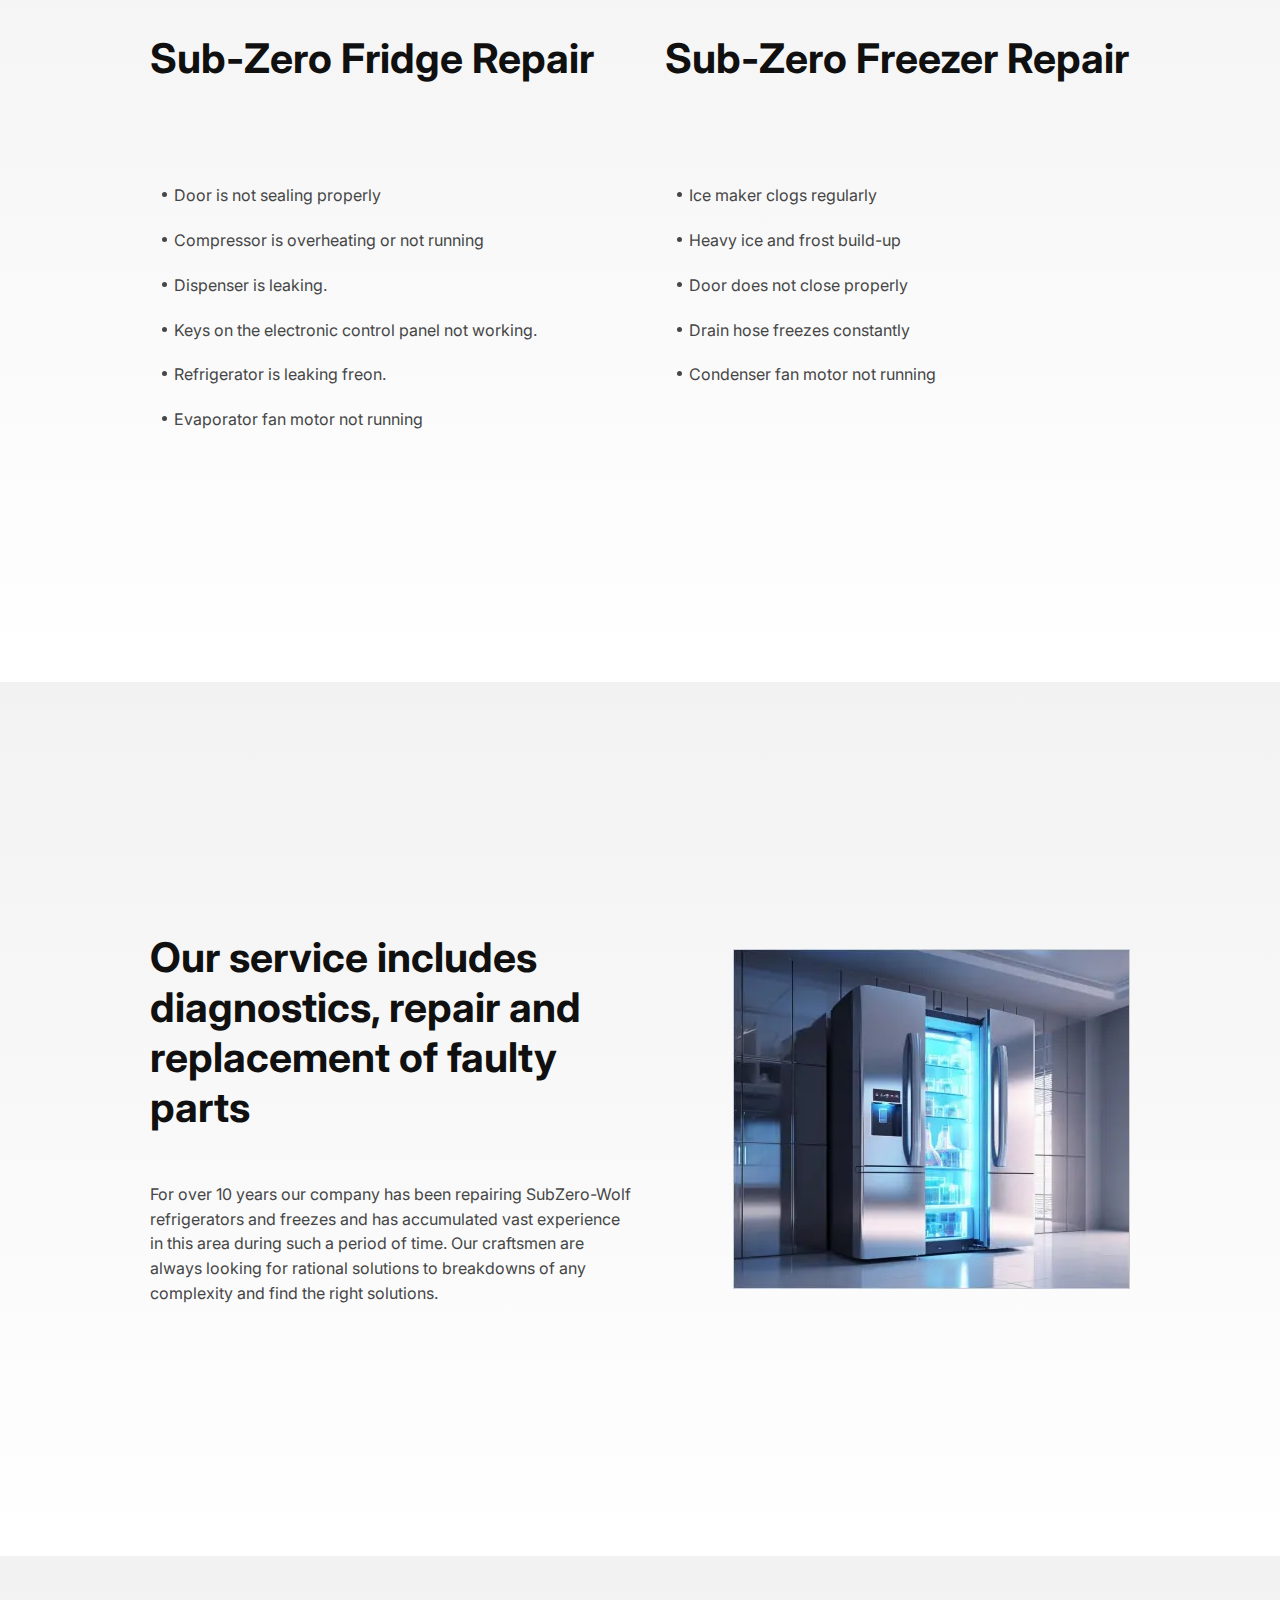
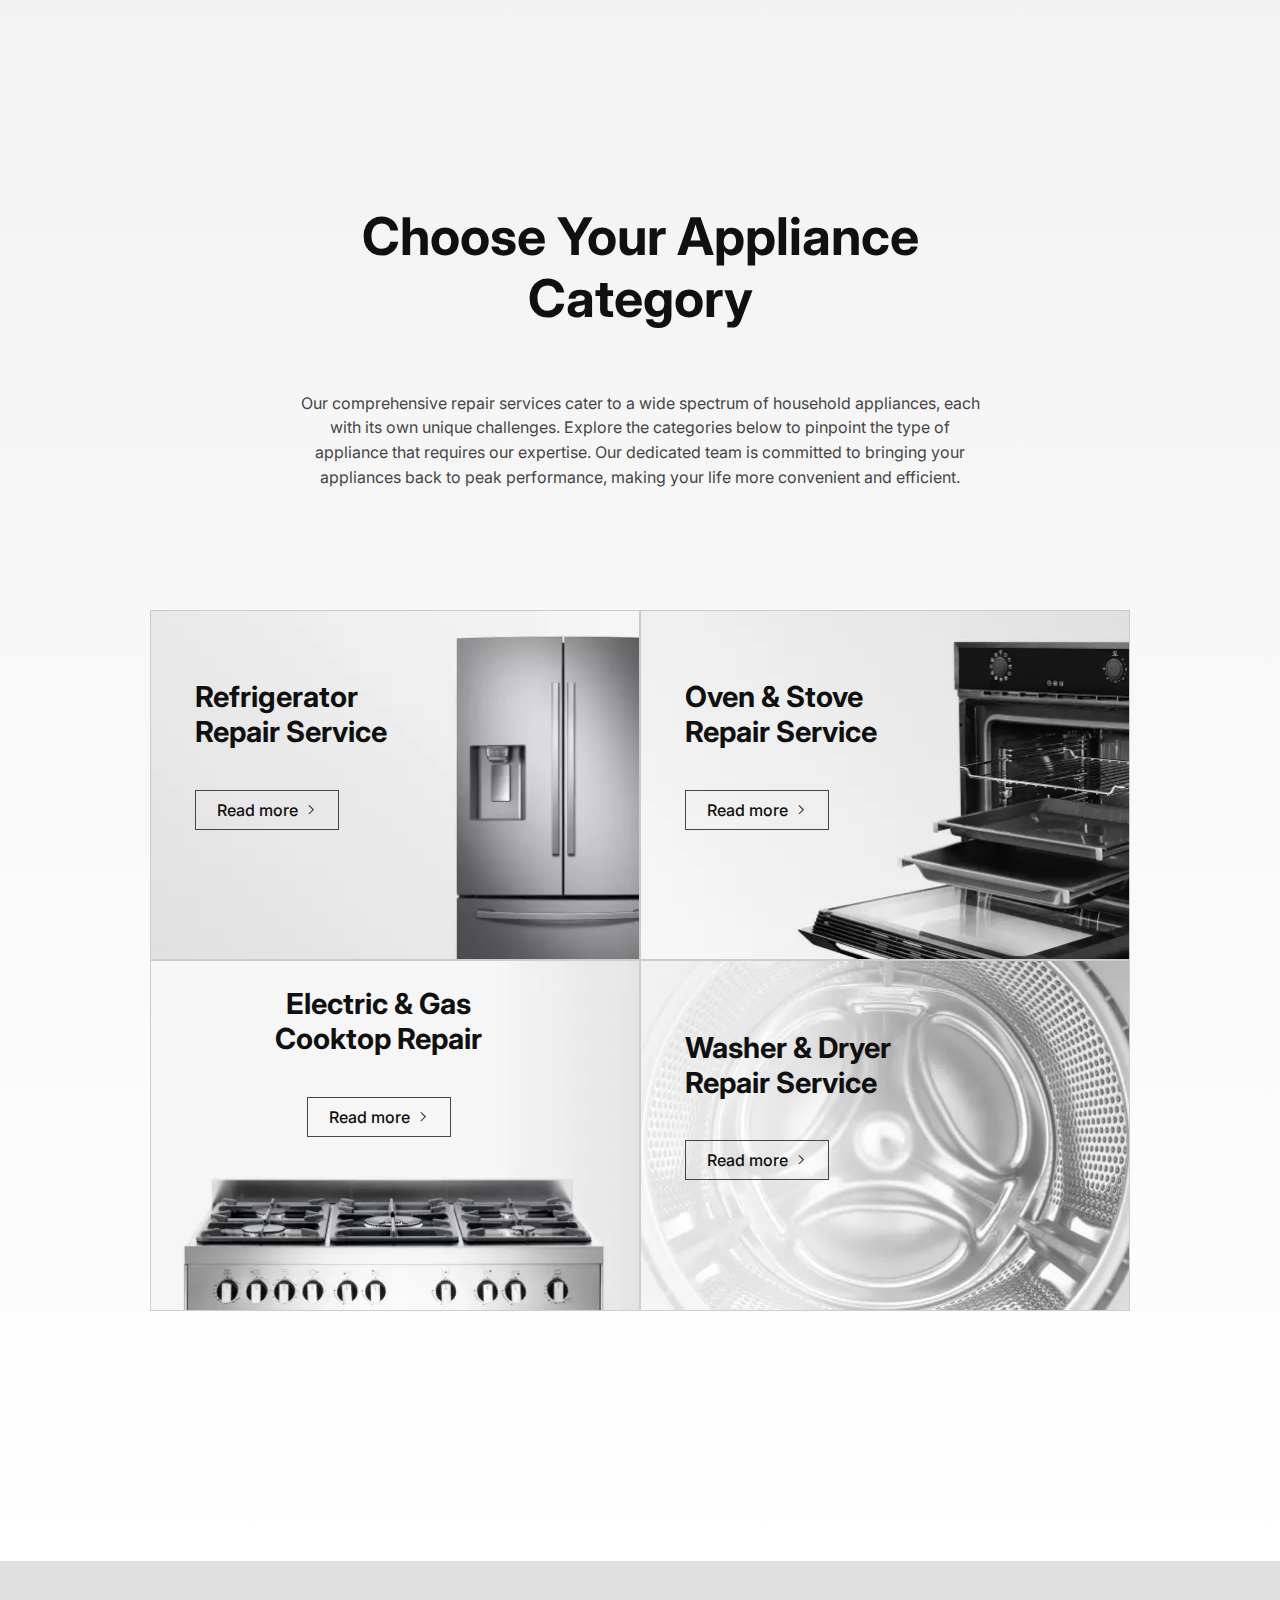
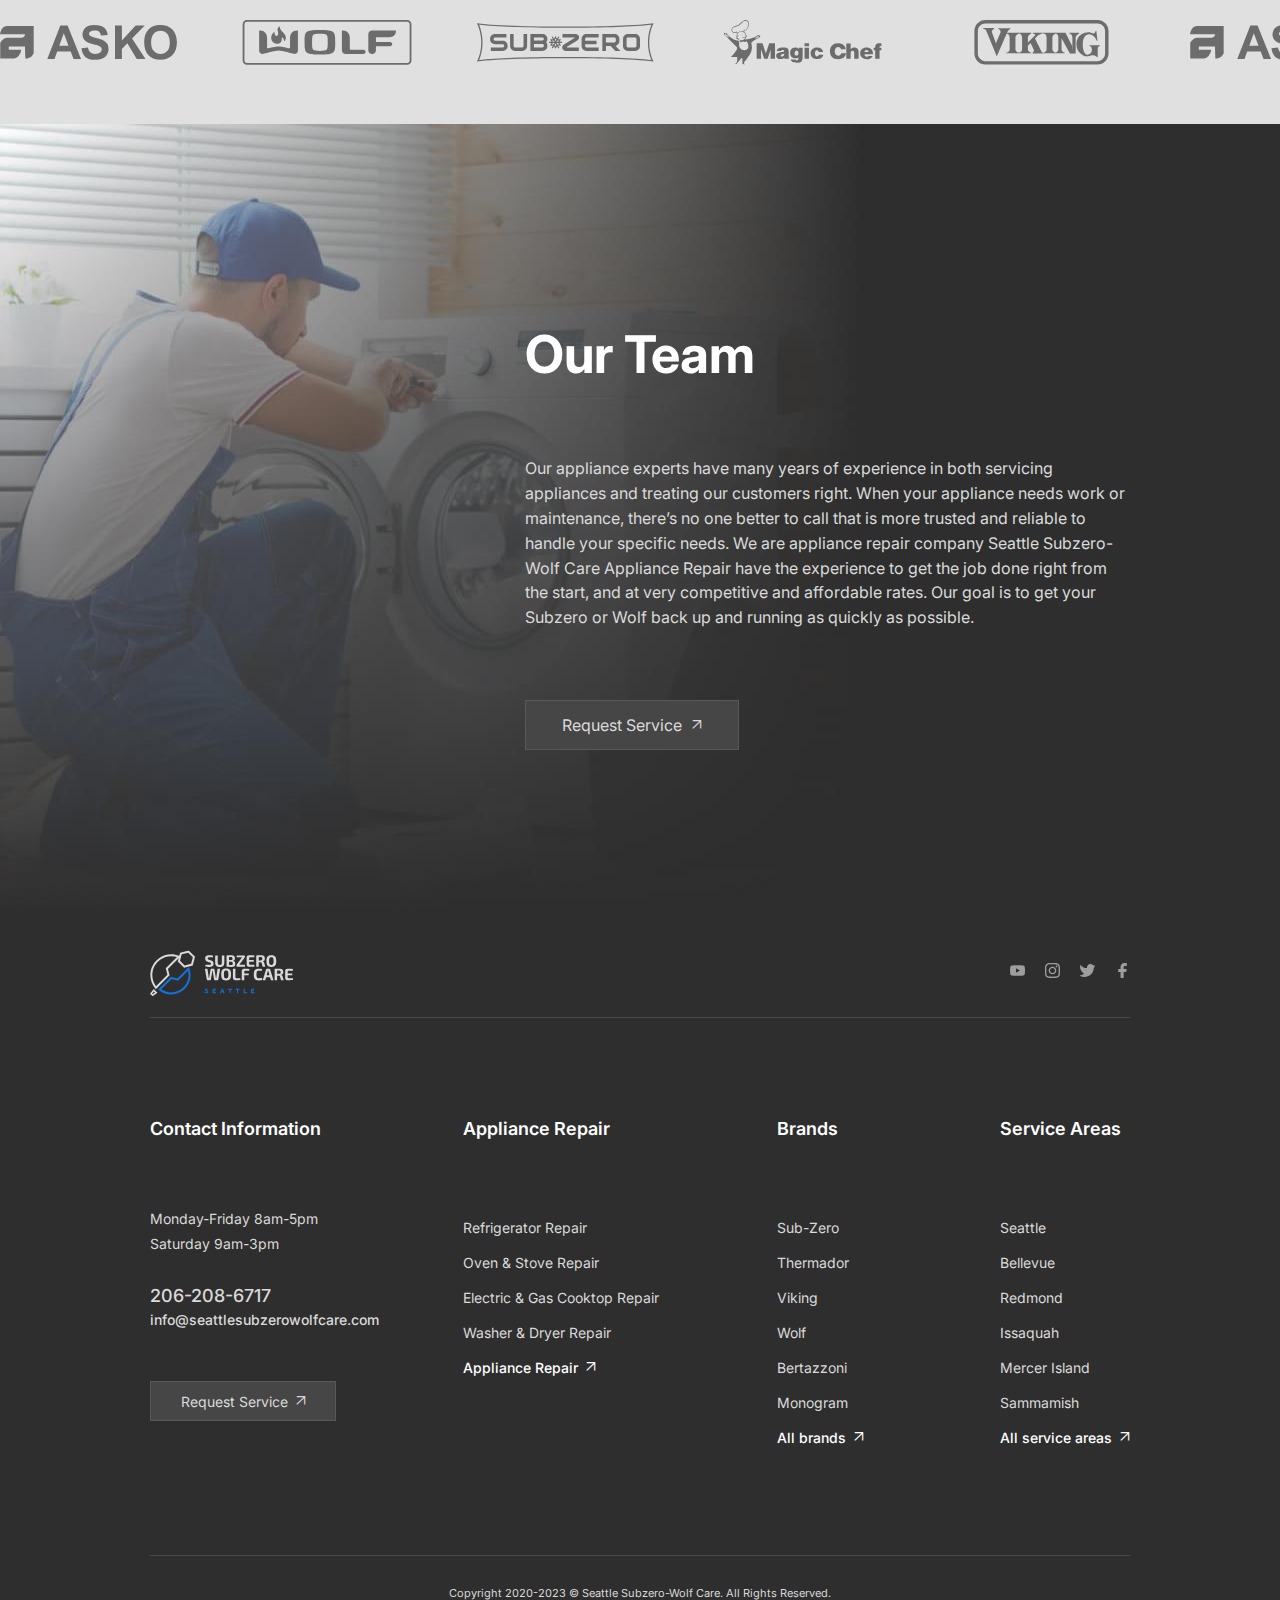
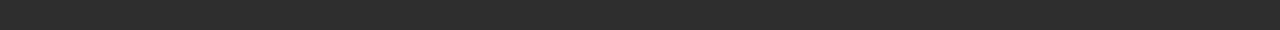
<file: areas-single.html>
<!DOCTYPE html>
<html lang="en">
<head>
    <meta charset="UTF-8">
    <meta http-equiv="X-UA-Compatible" content="IE=edge">
    <meta name="viewport" content="width=device-width, initial-scale=1.0">
    <link rel="stylesheet" href="css/style.min.css?_v=20240306152922">
    <title></title>
</head>

<body>
  <div class="wrapper">
    <header class="header lock-padding">
  <div class="header__container">
    <div class="header__wrapper">
      <div class="header__top">
        <a class="header__logo header-logo" href="index.html">
          <img src="img/header-logo.svg" alt="Logotype">
        </a>
        <a class="header__phone _icon-phone" href="tel:2062086717" data-da=".menu__body,768,1">206-208-6717</a>
        <a class="header__service-btn _icon-service popup-link" href="#popup-request"
          data-da=".menu__body,768,2">Request service</a>
        <button type="button" class="icon-menu">
          <span></span>
        </button>
      </div>

      <!-- <div class="header__catalog catalog-header menu">
        <nav class="catalog-header__menu menu-catalog">
          <ul class="menu-catalog__list">
            <li class="menu-catalog__item"><a class="menu-catalog__link" href="#">About Us</a></li>
            <li class="menu-catalog__item"><button class="menu-catalog__link" data-parent="1">Appliance Repair</button>
            </li>
            <li class="menu-catalog__item"><button class="menu-catalog__link" data-parent="2">Brands</button></li>
            <li class="menu-catalog__item"><button class="menu-catalog__link" data-parent="3">Service areas</button>
            </li>
            <li class="menu-catalog__item"><a class="menu-catalog__link" href="#">Contacts</a></li>
          </ul>
          <div class="menu-catalog__sub-menu sub-menu-catalog">
            <button class="sub-menu-catalog__back _icon-back" type="button">Back</button>
            <div class="sub-menu-catalog__block sub-menu-catalog__block_1" hidden data-submenu="1">
              <ul class="sub-menu-catalog__list sub-menu-catalog__list_icon">
                <li class="sub-menu-catalog__item"><a class="sub-menu-catalog__link" href="#">Refrigerator Repair</a>
                </li>
                <li class="sub-menu-catalog__item"><a class="sub-menu-catalog__link" href="#">Oven & Stove
                    Repair</a>
                </li>
                <li class="sub-menu-catalog__item"><a class="sub-menu-catalog__link" href="#">Electric/Gas
                    Cooktop</a>
                </li>
                <li class="sub-menu-catalog__item"><a class="sub-menu-catalog__link" href="#">Washer/Dryer
                    Repair</a>
                </li>
              </ul>
            </div>
            <div class="sub-menu-catalog__block" hidden data-submenu="2">
              <ul class="sub-menu-catalog__list">
                <li class="sub-menu-catalog__item"><a class="sub-menu-catalog__link" href="#">Speed Queen Laundry</a>
                </li>
                <li class="sub-menu-catalog__item"><a class="sub-menu-catalog__link" href="#">Sub-Zero</a></li>
                <li class="sub-menu-catalog__item"><a class="sub-menu-catalog__link" href="#">Thermador</a></li>
                <li class="sub-menu-catalog__item"><a class="sub-menu-catalog__link" href="#">Thor Kitchen</a></li>
                <li class="sub-menu-catalog__item"><a class="sub-menu-catalog__link" href="#">True</a></li>
                <li class="sub-menu-catalog__item"><a class="sub-menu-catalog__link" href="#">U-Line</a></li>
                <li class="sub-menu-catalog__item"><a class="sub-menu-catalog__link" href="#">Ultraline</a></li>
                <li class="sub-menu-catalog__item"><a class="sub-menu-catalog__link" href="#">Unique</a></li>
              </ul>
              <ul class="sub-menu-catalog__list">
                <li class="sub-menu-catalog__item"><a class="sub-menu-catalog__link" href="#">Viking</a></li>
                <li class="sub-menu-catalog__item"><a class="sub-menu-catalog__link" href="#">Venmar Range Hoods</a>
                </li>
                <li class="sub-menu-catalog__item"><a class="sub-menu-catalog__link" href="#">Vent-A-Hood</a></li>
                <li class="sub-menu-catalog__item"><a class="sub-menu-catalog__link" href="#">Wascomat
                    Flex-O-Matic</a></li>
                <li class="sub-menu-catalog__item"><a class="sub-menu-catalog__link" href="#">Whirlpool</a></li>
                <li class="sub-menu-catalog__item"><a class="sub-menu-catalog__link" href="#">Wolf</a></li>
                <li class="sub-menu-catalog__item"><a class="sub-menu-catalog__link" href="#">5 Star</a></li>
                <li class="sub-menu-catalog__item"><a class="sub-menu-catalog__link" href="#">Admiral</a></li>
              </ul>
              <ul class="sub-menu-catalog__list">
                <li class="sub-menu-catalog__item"><a class="sub-menu-catalog__link" href="#">Aga Ranges</a></li>
                <li class="sub-menu-catalog__item"><a class="sub-menu-catalog__link" href="#">AEG</a></li>
                <li class="sub-menu-catalog__item"><a class="sub-menu-catalog__link" href="#">Amana</a></li>
                <li class="sub-menu-catalog__item"><a class="sub-menu-catalog__link" href="#">Ariston</a></li>
                <li class="sub-menu-catalog__item"><a class="sub-menu-catalog__link" href="#">Asko</a></li>
                <li class="sub-menu-catalog__item"><a class="sub-menu-catalog__link" href="#">Avantgarde</a></li>
                <li class="sub-menu-catalog__item"><a class="sub-menu-catalog__link" href="#">Avanti</a></li>
                <li class="sub-menu-catalog__item"><a class="sub-menu-catalog__link" href="#">Azure</a></li>
              </ul>
              <ul class="sub-menu-catalog__list">
                <li class="sub-menu-catalog__item"><a class="sub-menu-catalog__link" href="#">Beaumark</a></li>
                <li class="sub-menu-catalog__item"><a class="sub-menu-catalog__link" href="#">Bertazzoni</a></li>
                <li class="sub-menu-catalog__item"><a class="sub-menu-catalog__link" href="#">Best Range Hoods</a>
                </li>
                <li class="sub-menu-catalog__item"><a class="sub-menu-catalog__link" href="#">Blomberg</a></li>
                <li class="sub-menu-catalog__item"><a class="sub-menu-catalog__link" href="#">Blue star</a></li>
                <li class="sub-menu-catalog__item"><a class="sub-menu-catalog__link" href="#">LG</a></li>
                <li class="sub-menu-catalog__item"><a class="sub-menu-catalog__link" href="#">Liebherr</a></li>
                <li class="sub-menu-catalog__item sub-menu-catalog__item_more"><a class="sub-menu-catalog__link"
                    href="#">More brands</a></li>
              </ul>
            </div>
            <div class="sub-menu-catalog__block" hidden data-submenu="3">
              <ul class="sub-menu-catalog__list">
                <li class="sub-menu-catalog__item"><a class="sub-menu-catalog__link" href="#">Alderwood Manor</a>
                </li>
                <li class="sub-menu-catalog__item"><a class="sub-menu-catalog__link" href="#">Auburn</a>
                </li>
                <li class="sub-menu-catalog__item"><a class="sub-menu-catalog__link" href="#">Ames Lake</a></li>
                <li class="sub-menu-catalog__item"><a class="sub-menu-catalog__link" href="#">Beaux Arts Village</a>
                </li>
                <li class="sub-menu-catalog__item"><a class="sub-menu-catalog__link" href="#">Bellevue</a></li>
                <li class="sub-menu-catalog__item"><a class="sub-menu-catalog__link" href="#">Bothell</a>
                </li>
                <li class="sub-menu-catalog__item"><a class="sub-menu-catalog__link" href="#">Boulevard Park</a>
                </li>
                <li class="sub-menu-catalog__item"><a class="sub-menu-catalog__link" href="#">Bonney Lake</a></li>
              </ul>
              <ul class="sub-menu-catalog__list">
                <li class="sub-menu-catalog__item"><a class="sub-menu-catalog__link" href="#">Brier</a></li>
                <li class="sub-menu-catalog__item"><a class="sub-menu-catalog__link" href="#">Bryn Mawr-Skyway</a></li>
                <li class="sub-menu-catalog__item"><a class="sub-menu-catalog__link" href="#">Burien</a></li>
                <li class="sub-menu-catalog__item"><a class="sub-menu-catalog__link" href="#">Carnation</a></li>
                <li class="sub-menu-catalog__item"><a class="sub-menu-catalog__link" href="#">Cathcart</a></li>
                <li class="sub-menu-catalog__item"><a class="sub-menu-catalog__link" href="#">Clyde Hill</a></li>
                <li class="sub-menu-catalog__item"><a class="sub-menu-catalog__link" href="#">Cottage Lake</a></li>
                <li class="sub-menu-catalog__item"><a class="sub-menu-catalog__link" href="#">Covington</a></li>
              </ul>
              <ul class="sub-menu-catalog__list">
                <li class="sub-menu-catalog__item"><a class="sub-menu-catalog__link" href="#">Des Moines</a></li>
                <li class="sub-menu-catalog__item"><a class="sub-menu-catalog__link" href="#">Duvall</a></li>
                <li class="sub-menu-catalog__item"><a class="sub-menu-catalog__link" href="#">Echo Lake</a></li>
                <li class="sub-menu-catalog__item"><a class="sub-menu-catalog__link" href="#">Edmonds</a></li>
                <li class="sub-menu-catalog__item"><a class="sub-menu-catalog__link" href="#">Edgewood</a></li>
                <li class="sub-menu-catalog__item"><a class="sub-menu-catalog__link" href="#">Everett</a></li>
                <li class="sub-menu-catalog__item"><a class="sub-menu-catalog__link" href="#">Fairwood</a></li>
                <li class="sub-menu-catalog__item"><a class="sub-menu-catalog__link" href="#">Fall City</a></li>
              </ul>
              <ul class="sub-menu-catalog__list">
                <li class="sub-menu-catalog__item"><a class="sub-menu-catalog__link" href="#">Garcia</a></li>
                <li class="sub-menu-catalog__item"><a class="sub-menu-catalog__link" href="#">Hobart</a></li>
                <li class="sub-menu-catalog__item"><a class="sub-menu-catalog__link" href="#">Hunts Point</a></li>
                <li class="sub-menu-catalog__item"><a class="sub-menu-catalog__link" href="#">Issaquah</a></li>
                <li class="sub-menu-catalog__item"><a class="sub-menu-catalog__link" href="#">Kenmore</a></li>
                <li class="sub-menu-catalog__item"><a class="sub-menu-catalog__link" href="#">Kent</a></li>
                <li class="sub-menu-catalog__item"><a class="sub-menu-catalog__link" href="#">Kirkland</a></li>
                <li class="sub-menu-catalog__item sub-menu-catalog__item_more"><a class="sub-menu-catalog__link"
                    href="#">More brands</a></li>
              </ul>
            </div>
          </div>
        </nav>

      </div> -->

      <div class="header__menu menu">



        <!-- <nav class="menu__body">
          <ul class="menu__list">
            <li class="menu__item _active">
              <a href="index.html">About Us</a>
            </li>
            <li class="menu__item">
              <div class="menu__spollers spollers-menu" data-spollers>
                <div class="spollers-menu__item">
                  <button class="spollers-menu__title _icon-arrow-spol" type="button" data-spoller>Appliance
                    Repair</button>
                  <div class="spollers-menu__body">
                    <ul class="menu__sub-list">
                      <li class="menu__sub-item">
                        <a class="menu__sub-link" href="refrigerator-repair.html">Refrigerator Repair</a>
                      </li>
                      <li class="menu__sub-item">
                        <a class="menu__sub-link" href="oven-repair.html">Oven & Stove Repair</a>
                      </li>
                      <li class="menu__sub-item">
                        <a class="menu__sub-link" href="gas-repair.html">Electric/Gas Cooktop</a>
                      </li>
                      <li class="menu__sub-item">
                        <a class="menu__sub-link" href="washer-repair.html">Washer/Dryer Repair</a>
                      </li>
                      <li class="menu__sub-item">
                        <a class="menu__sub-link" href="appliance-repair.html">Appliance Repair</a>
                      </li>
                    </ul>
                  </div>
                </div>
              </div>
            </li>
            <li class="menu__item">
              <div class="menu__spollers spollers-menu" data-spollers>
                <div class="spollers-menu__item">
                  <button class="spollers-menu__title _icon-arrow-spol" type="button" data-spoller>Brands</button>
                  <div class="spollers-menu__body">
                    <ul class="menu__sub-list">
                      <li class="menu__sub-item">
                        <a class="menu__sub-link" href="brands-single.html">Sub-Zero</a>
                      </li>
                      <li class="menu__sub-item">
                        <a class="menu__sub-link" href="#">Thermador</a>
                      </li>
                      <li class="menu__sub-item">
                        <a class="menu__sub-link" href="#">Viking</a>
                      </li>
                      <li class="menu__sub-item">
                        <a class="menu__sub-link" href="#">Wolf</a>
                      </li>
                      <li class="menu__sub-item">
                        <a class="menu__sub-link" href="#">Bertazzoni</a>
                      </li>
                      <li class="menu__sub-item">
                        <a class="menu__sub-link" href="#">Monogram</a>
                      </li>
                      <li class="menu__sub-item">
                        <a class="menu__sub-link" href="#">Dacor</a>
                      </li>
                      <li class="menu__sub-item">
                        <a class="menu__sub-link" href="brands.html">More brands</a>
                      </li>
                    </ul>
                  </div>
                </div>
              </div>

            </li>
            <li class="menu__item">
              <div class="menu__spollers spollers-menu" data-spollers>
                <div class="spollers-menu__item">
                  <button class="spollers-menu__title _icon-arrow-spol" type="button" data-spoller>Service
                    areas</button>
                  <div class="spollers-menu__body">
                    <ul class="menu__sub-list">
                      <li class="menu__sub-item">
                        <a class="menu__sub-link" href="areas-single.html">Seattle</a>
                      </li>
                      <li class="menu__sub-item">
                        <a class="menu__sub-link" href="#">Bellevue</a>
                      </li>
                      <li class="menu__sub-item">
                        <a class="menu__sub-link" href="#">Redmond</a>
                      </li>
                      <li class="menu__sub-item">
                        <a class="menu__sub-link" href="#">Issaquah</a>
                      </li>
                      <li class="menu__sub-item">
                        <a class="menu__sub-link" href="#">Mercer Island</a>
                      </li>
                      <li class="menu__sub-item">
                        <a class="menu__sub-link" href="#">Sammamish</a>
                      </li>
                      <li class="menu__sub-item">
                        <a class="menu__sub-link" href="#">Kirkland</a>
                      </li>
                      <li class="menu__sub-item">
                        <a class="menu__sub-link" href="areas.html">More areas</a>
                      </li>
                    </ul>
                  </div>
                </div>
              </div>

            </li>
            <li class="menu__item"><a href="contacts.html">Contacts</a></li>
          </ul>
        </nav> -->

        <nav class="menu__body">
          <ul class="menu__list" data-spollers>
            <li class="menu__item"><a href="#">About Us</a></li>
            <li class="menu__item">
              <button data-spoller>Appliance Repair</button>
              <div class="menu__sub-body">
                <ul class="menu__sub-list">
                  <li class="menu__sub-item"><a class="menu__sub-link" href="#">Refrigerator Repair</a></li>
                  <li class="menu__sub-item"><a class="menu__sub-link" href="#">Oven & Stove Repair</a></li>
                  <li class="menu__sub-item"><a class="menu__sub-link" href="#">Electric/Gas Cooktop</a></li>
                  <li class="menu__sub-item"><a class="menu__sub-link" href="#">Washer/Dryer Repair</a></li>
                </ul>
              </div>

            </li>
            <li class="menu__item">
              <button data-spoller>Brands</button>
              <div class="menu__sub-body">
                <div class="menu__sub-inner">
                  <ul class="menu__sub-list">
                    <li class="menu__sub-item"><a class="menu__sub-link" href="#">Speed Queen Laundry</a></li>
                    <li class="menu__sub-item"><a class="menu__sub-link" href="#">Sub-Zero</a></li>
                    <li class="menu__sub-item"><a class="menu__sub-link" href="#">Thermador</a></li>
                    <li class="menu__sub-item"><a class="menu__sub-link" href="#">Thor Kitchen</a></li>
                    <li class="menu__sub-item"><a class="menu__sub-link" href="#">True</a></li>
                    <li class="menu__sub-item"><a class="menu__sub-link" href="#">U-Line</a></li>
                    <li class="menu__sub-item"><a class="menu__sub-link" href="#">Ultraline</a></li>
                    <li class="menu__sub-item"><a class="menu__sub-link" href="#">Unique</a></li>
                  </ul>
                  <ul class="menu__sub-list">
                    <li class="menu__sub-item"><a class="menu__sub-link" href="#">Viking</a></li>
                    <li class="menu__sub-item"><a class="menu__sub-link" href="#">Venmar Range Hoods</a></li>
                    <li class="menu__sub-item"><a class="menu__sub-link" href="#">Vent-A-Hood</a></li>
                    <li class="menu__sub-item"><a class="menu__sub-link" href="#">Wascomat Flex-O-Matic</a></li>
                    <li class="menu__sub-item"><a class="menu__sub-link" href="#">Whirlpool</a></li>
                    <li class="menu__sub-item"><a class="menu__sub-link" href="#">Wolf</a></li>
                    <li class="menu__sub-item"><a class="menu__sub-link" href="#">5 Star</a></li>
                    <li class="menu__sub-item"><a class="menu__sub-link" href="#">Admiral</a></li>
                  </ul>
                  <ul class="menu__sub-list">
                    <li class="menu__sub-item"><a class="menu__sub-link" href="#">Aga Ranges</a></li>
                    <li class="menu__sub-item"><a class="menu__sub-link" href="#">AEG</a></li>
                    <li class="menu__sub-item"><a class="menu__sub-link" href="#">Amana</a></li>
                    <li class="menu__sub-item"><a class="menu__sub-link" href="#">Ariston</a></li>
                    <li class="menu__sub-item"><a class="menu__sub-link" href="#">Asko</a></li>
                    <li class="menu__sub-item"><a class="menu__sub-link" href="#">Avantgarde</a></li>
                    <li class="menu__sub-item"><a class="menu__sub-link" href="#">Avanti</a></li>
                    <li class="menu__sub-item"><a class="menu__sub-link" href="#">Azure</a></li>
                  </ul>
                  <ul class="menu__sub-list">
                    <li class="menu__sub-item"><a class="menu__sub-link" href="#">Beaumark</a></li>
                    <li class="menu__sub-item"><a class="menu__sub-link" href="#">Bertazzoni</a></li>
                    <li class="menu__sub-item"><a class="menu__sub-link" href="#">Best Range Hoods</a></li>
                    <li class="menu__sub-item"><a class="menu__sub-link" href="#">Blomberg</a></li>
                    <li class="menu__sub-item"><a class="menu__sub-link" href="#">Blue star</a></li>
                    <li class="menu__sub-item"><a class="menu__sub-link" href="#">LG</a></li>
                    <li class="menu__sub-item"><a class="menu__sub-link" href="#">Liebherr</a></li>
                    <li class="menu__sub-item"><a class="menu__sub-link" href="#">More brands</a></li>
                  </ul>
                </div>

              </div>
            </li>
            <li class="menu__item">
              <button data-spoller>Service areas</button>
              <div class="menu__sub-body">
                <div class="menu__sub-inner">
                  <ul class="menu__sub-list">
                    <li class="menu__sub-item"><a class="menu__sub-link" href="#">Alderwood Manor</a></li>
                    <li class="menu__sub-item"><a class="menu__sub-link" href="#">Auburn</a></li>
                    <li class="menu__sub-item"><a class="menu__sub-link" href="#">Ames Lake</a></li>
                    <li class="menu__sub-item"><a class="menu__sub-link" href="#">Beaux Arts Village</a></li>
                    <li class="menu__sub-item"><a class="menu__sub-link" href="#">Bellevue</a></li>
                    <li class="menu__sub-item"><a class="menu__sub-link" href="#">Bothell</a></li>
                    <li class="menu__sub-item"><a class="menu__sub-link" href="#">Boulevard Park</a></li>
                    <li class="menu__sub-item"><a class="menu__sub-link" href="#">Bonney Lake</a></li>
                  </ul>
                  <ul class="menu__sub-list">
                    <li class="menu__sub-item"><a class="menu__sub-link" href="#">Brier</a></li>
                    <li class="menu__sub-item"><a class="menu__sub-link" href="#">Bryn Mawr-Skyway</a></li>
                    <li class="menu__sub-item"><a class="menu__sub-link" href="#">Burien</a></li>
                    <li class="menu__sub-item"><a class="menu__sub-link" href="#">Carnation</a></li>
                    <li class="menu__sub-item"><a class="menu__sub-link" href="#">Cathcart</a></li>
                    <li class="menu__sub-item"><a class="menu__sub-link" href="#">Clyde Hill</a></li>
                    <li class="menu__sub-item"><a class="menu__sub-link" href="#">Cottage Lake</a></li>
                    <li class="menu__sub-item"><a class="menu__sub-link" href="#">Covington</a></li>
                  </ul>
                  <ul class="menu__sub-list">
                    <li class="menu__sub-item"><a class="menu__sub-link" href="#">Des Moines</a></li>
                    <li class="menu__sub-item"><a class="menu__sub-link" href="#">Duvall</a></li>
                    <li class="menu__sub-item"><a class="menu__sub-link" href="#">Echo Lake</a></li>
                    <li class="menu__sub-item"><a class="menu__sub-link" href="#">Edmonds</a></li>
                    <li class="menu__sub-item"><a class="menu__sub-link" href="#">Edgewood</a></li>
                    <li class="menu__sub-item"><a class="menu__sub-link" href="#">Everett</a></li>
                    <li class="menu__sub-item"><a class="menu__sub-link" href="#">Fairwood</a></li>
                    <li class="menu__sub-item"><a class="menu__sub-link" href="#">Fall City</a></li>
                  </ul>
                  <ul class="menu__sub-list">
                    <li class="menu__sub-item"><a class="menu__sub-link" href="#">Garcia</a></li>
                    <li class="menu__sub-item"><a class="menu__sub-link" href="#">Hobart</a></li>
                    <li class="menu__sub-item"><a class="menu__sub-link" href="#">Hunts Point</a></li>
                    <li class="menu__sub-item"><a class="menu__sub-link" href="#">Issaquah</a></li>
                    <li class="menu__sub-item"><a class="menu__sub-link" href="#">Kenmore</a></li>
                    <li class="menu__sub-item"><a class="menu__sub-link" href="#">Kent</a></li>
                    <li class="menu__sub-item"><a class="menu__sub-link" href="#">Kirkland</a></li>
                    <li class="menu__sub-item"><a class="menu__sub-link" href="#">More areas</a></li>
                  </ul>
                </div>
              </div>


            </li>
            <li class="menu__item"><a href="#">Contacts</a></li>
          </ul>
        </nav>




      </div>
    </div>
  </div>






</header>
    <main class="page">
      <section class="page__single-top single-top">
        <div class="single-top__container">
          <div class="single-top__body">
            <div class="single-top__content single-item_1">
              <h1 class="single-top__title title">
                Appliance Repair in Seattle
              </h1>
              <div class="single-top__text">
                <p>
                  We offer the qualified repair of refrigerators as well as 1 – year unbeatable warranty for all completed tasks. Having an extensive experience in the market of repairing household appliances our trained technicians successfully solve any problems to restore your refrigeration units. The availability of a wide range of best quality parts makes it possible to repair refrigerators of the most popular brands quickly and efficiently.
                </p>
              </div>
              <a class="main__btn" href="#">Contact Us</a>
            </div>
            <div class="single-top__images-ibg single-item_2">
              <picture><source srcset="img/single-top/02.webp" type="image/webp"><img src="img/single-top/02.jpg" alt="Pictures"></picture>
            </div>
          </div>
        </div>
      </section>
      <section class="page__single-content single-content">
        <div class="single-content__container">
          <h2 class="single-content__title title-litle">
            Sub-Zero refrigerators and freezes
          </h2>
          <div class="single-content__text">
            <p>
              Thanks to the use of revolutionary technologies and materials, Sub-Zero freezes refrigerators are truly
              safe, functional and economical. They are quiet and provide the owner with maximum convenience and comfort.
              Some models have a built-in wine storage chamber, as well as a number of separate food zones with different
              cooling modes. <br> Sub-Zero brand are rightfully considered the best in the world, because the quality of goods
              is not just a publicity stunt, but a serious work of engineers of the highest qualifications. Every detail
              of the unit undergoes mandatory testing, so defects are a priori excluded. Despite the high level of
              reliability, breakdowns still occur, because even the best part has a limited resource. <br> Thanks to the use of
              revolutionary technologies and materials, Sub-Zero freezes refrigerators are truly safe, functional and
              economical. They are quiet and provide the owner with maximum convenience and comfort. Some models have a
              built-in wine storage chamber, as well as a number of separate food zones with different cooling modes.
              <br> Sub-Zero brand are rightfully considered the best in the world, because the quality of goods is not just a
              publicity stunt, but a serious work of engineers of the highest qualifications. Every detail of the unit
              undergoes mandatory testing, so defects are a priori excluded. Despite the high level of reliability,
              breakdowns still occur, because even the best part has a limited resource.
            </p>
          </div>
        </div>
      </section>
      <section class="page__single-block single-block">
        <div class="single-block__container">
          <div class="single-block__body">
            <div class="single-block__images-ibg">
              <picture><source srcset="img/single-block/01.webp" type="image/webp"><img src="img/single-block/01.jpg" alt="Pictures"></picture>
            </div>
            <div class="single-block__content">
              <h2 class="single-block__title title-litle">
                Sub-Zero refrigerators and freezes
              </h2>
              <div class="single-block__text">
                <p>
                  Thanks to the use of revolutionary technologies and materials, Sub-Zero freezes refrigerators are
                  truly safe, functional and economical. They are quiet and provide the owner with maximum convenience
                  and comfort. Some models have a built-in wine storage chamber, as well as a number of separate food
                  zones with different cooling modes. <br> Sub-Zero brand are rightfully considered the best in the
                  world, because the quality of goods is not just a publicity stunt, but a serious work of engineers of
                  the highest qualifications. Every detail of the unit undergoes mandatory testing, so defects are a
                  priori excluded. <br> Despite the high level of reliability, breakdowns still occur, because even the
                  best part has a limited resource.
                </p>
              </div>
            </div>
          </div>
        </div>
      </section>
      <section class="page__single-info single-info">
        <div class="single-info__container">
          <div class="single-info__body">
            <div class="single-info__column">
              <h2 class="single-info__title title-litle">Sub-Zero Fridge Repair</h2>
              <ul class="single-info__list">
                <li class="single-info__item">
                  Door is not sealing properly
                </li>
                <li class="single-info__item">
                  Compressor is overheating or not running
                </li>
                <li class="single-info__item">
                  Dispenser is leaking.
                </li>
                <li class="single-info__item">
                  Keys on the electronic control panel not working.
                </li>
                <li class="single-info__item">
                  Refrigerator is leaking freon.
                </li>
                <li class="single-info__item">
                  Evaporator fan motor not running
                </li>
              </ul>
            </div>
            <div class="single-info__column">
              <h2 class="single-info__title title-litle">Sub-Zero Freezer Repair</h2>
              <ul class="single-info__list">
                <li class="single-info__item">
                  Ice maker clogs regularly
                </li>
                <li class="single-info__item">
                  Heavy ice and frost build-up
                </li>
                <li class="single-info__item">
                  Door does not close properly
                </li>
                <li class="single-info__item">
                  Drain hose freezes constantly
                </li>
                <li class="single-info__item">
                  Condenser fan motor not running
                </li>
              </ul>
            </div>
          </div>
        </div>
      </section>
      <section class="page__single-block single-block">
        <div class="single-block__container">
          <div class="single-block__body">
            <div class="single-block__content">
              <h2 class="single-block__title title-litle">
                Our service includes diagnostics, repair and replacement of faulty parts
              </h2>
              <div class="single-block__text">
                <p>
                  For over 10 years our company has been repairing SubZero-Wolf refrigerators and freezes and has
                  accumulated vast experience in this area during such a period of time. Our craftsmen are always
                  looking for rational solutions to breakdowns of any complexity and find the right solutions.
                </p>
              </div>
            </div>
            <div class="single-block__images-ibg">
              <picture><source srcset="img/single-block/02.webp" type="image/webp"><img src="img/single-block/02.jpg" alt="Pictures"></picture>
            </div>
          </div>
        </div>
      </section>
      <section class="page__category category">
        <div class="category__container">
          <div class="category__top">
            <h2 class="category__title title">
              Choose Your Appliance Category
            </h2>
            <div class="category__text">
              <p>
                Our comprehensive repair services cater to a wide spectrum of household appliances, each with its own
                unique challenges. Explore the categories below to pinpoint the type of appliance that requires our
                expertise. Our dedicated team is committed to bringing your appliances back to peak performance, making
                your life more convenient and efficient.
              </p>
            </div>
          </div>
          <div class="offer__items">
            <article class="offer__item item-repair">
              <div class="item-repair__images-ibg">
                <picture><source srcset="img/repair-item/01.webp" type="image/webp"><img src="img/repair-item/01.jpg" alt="Pictures"></picture>
              </div>
              <div class="item-repair__body">
                <h3 class="item-repair__title">
                  Refrigerator Repair Service
                </h3>
                <a class="item-repair__btn _icon-arrow-right" href="#">Read more</a>
              </div>
            </article>
            <article class="offer__item item-repair">
              <div class="item-repair__images-ibg">
                <picture><source srcset="img/repair-item/02.webp" type="image/webp"><img src="img/repair-item/02.jpg" alt="Pictures"></picture>
              </div>
              <div class="item-repair__body">
                <h3 class="item-repair__title">
                  Oven & Stove Repair Service
                </h3>
                <a class="item-repair__btn _icon-arrow-right" href="#">Read more</a>
              </div>
            </article>
            <article class="offer__item item-repair">
              <div class="item-repair__images-ibg">
                <picture><source srcset="img/repair-item/03.webp" type="image/webp"><img src="img/repair-item/03.jpg" alt="Pictures"></picture>
              </div>
              <div class="item-repair__body item-repair__body_3">
                <h3 class="item-repair__title">
                  Electric & Gas Cooktop Repair
                </h3>
                <a class="item-repair__btn item-repair__btn_3 _icon-arrow-right" href="#">Read more</a>
              </div>
            </article>
            <article class="offer__item item-repair">
              <div class="item-repair__images-ibg">
                <picture><source srcset="img/repair-item/04.webp" type="image/webp"><img src="img/repair-item/04.jpg" alt="Pictures"></picture>
              </div>
              <div class="item-repair__body">
                <h3 class="item-repair__title">
                  Washer & Dryer Repair Service
                </h3>
                <a class="item-repair__btn _icon-arrow-right" href="#">Read more</a>
              </div>
            </article>
          </div>
          <div class="offer__items-mob">
            <article class="offer__item-mob item-mob-repair">
              <div class="item-mob-repair__images-ibg">
                <picture><source srcset="img/repair-item/01-mob.webp" type="image/webp"><img src="img/repair-item/01-mob.jpg" alt="Pictures"></picture>
              </div>
              <div class="item-mob-repair__body">
                <h3 class="item-mob-repair__title">
                  Refrigerator Repair Service
                </h3>
                <a class="item-mob-repair__btn _icon-arrow-right" href="#">Read more</a>
              </div>
            </article>
            <article class="offer__item-mob item-mob-repair">
              <div class="item-mob-repair__images-ibg">
                <picture><source srcset="img/repair-item/02-mob.webp" type="image/webp"><img src="img/repair-item/02-mob.jpg" alt="Pictures"></picture>
              </div>
              <div class="item-mob-repair__body">
                <h3 class="item-mob-repair__title">
                  Oven & Stove Repair Service
                </h3>
                <a class="item-mob-repair__btn _icon-arrow-right" href="#">Read more</a>
              </div>
            </article>
            <article class="offer__item-mob item-mob-repair">
              <div class="item-mob-repair__images-ibg">
                <picture><source srcset="img/repair-item/03-mob.webp" type="image/webp"><img src="img/repair-item/03-mob.jpg" alt="Pictures"></picture>
              </div>
              <div class="item-mob-repair__body">
                <h3 class="item-mob-repair__title">
                  Electric & Gas Cooktop Repair
                </h3>
                <a class="item-mob-repair__btn _icon-arrow-right" href="#">Read more</a>
              </div>
            </article>
            <article class="offer__item-mob item-mob-repair">
              <div class="item-mob-repair__images-ibg">
                <picture><source srcset="img/repair-item/04-mob.webp" type="image/webp"><img src="img/repair-item/04-mob.jpg" alt="Pictures"></picture>
              </div>
              <div class="item-mob-repair__body item-mob-repair__body_4">
                <h3 class="item-mob-repair__title">
                  Washer & Dryer Repair Service
                </h3>
                <a class="item-mob-repair__btn _icon-arrow-right" href="#">Read more</a>
              </div>
            </article>
          </div>
        </div>
      </section>
      <section class="page__brands brands">

        <div class="slader__box box-brands">
          <div class="brands__slider swiper">
            <div class="brands__swiper swiper-wrapper">
              <div class="brands__slide swiper-slide">
                <article class="brands__item">
                  <img src="img/brands/01.svg" alt="Brand">
                </article>
              </div>
              <div class="brands__slide swiper-slide">
                <article class="brands__item">
                  <img src="img/brands/02.svg" alt="Brand">
                </article>
              </div>
              <div class="brands__slide swiper-slide">
                <article class="brands__item">
                  <img src="img/brands/03.svg" alt="Brand">
                </article>
              </div>
              <div class="brands__slide swiper-slide">
                <article class="brands__item">
                  <img src="img/brands/04.svg" alt="Brand">
                </article>
              </div>
              <div class="brands__slide swiper-slide">
                <article class="brands__item">
                  <img src="img/brands/05.svg" alt="Brand">
                </article>
              </div>
              <div class="brands__slide swiper-slide">
                <article class="brands__item">
                  <img src="img/brands/06.svg" alt="Brand">
                </article>
              </div>

              <div class="brands__slide swiper-slide">
                <article class="brands__item">
                  <img src="img/brands/02.svg" alt="Brand">
                </article>
              </div>
              <div class="brands__slide swiper-slide">
                <article class="brands__item">
                  <img src="img/brands/03.svg" alt="Brand">
                </article>
              </div>
              <div class="brands__slide swiper-slide">
                <article class="brands__item">
                  <img src="img/brands/04.svg" alt="Brand">
                </article>
              </div>
              <div class="brands__slide swiper-slide">
                <article class="brands__item">
                  <img src="img/brands/05.svg" alt="Brand">
                </article>
              </div>
              <div class="brands__slide swiper-slide">
                <article class="brands__item">
                  <img src="img/brands/06.svg" alt="Brand">
                </article>
              </div>
            </div>
          </div>
        </div>

      </section>
      <section class="page__team team" style="background-image: url(img/footer-bg.jpg)">
        <div class="team__container">
          <div class="team__body">
            <h2 class="team__title">Our Team</h2>
            <div class="team__text">
              <p>
                Our appliance experts have many years of experience in both servicing appliances and treating our
                customers right. When your appliance needs work or maintenance, there’s no one better to call that
                is more trusted and reliable to handle your specific needs. We are appliance repair company Seattle
                Subzero-Wolf Care Appliance Repair have the experience to get the job done right from the start, and
                at very competitive and affordable rates. Our goal is to get your Subzero or Wolf back up and
                running as quickly as possible.
              </p>
            </div>
            <a class="team__btn _icon-arrow-up" href="#">Request Service</a>
          </div>
        </div>
      </section>
    </main>
    <footer class="footer">
    <div class="footer__container">
        <div class="footer__top">
            <a class="footer__logo footer-logo" href="index.html">
                <img src="img/footer-logo.svg" alt="Logotype">
            </a>
            <ul class="footer__social social" data-da=".footer__container,479.98,2">
                <li class="social__item">
                    <a class="social__link" href="#">
                        <img src="img/social/01.svg" alt="Icon">
                    </a>
                </li>
                <li class="social__item">
                    <a class="social__link" href="#">
                        <img src="img/social/02.svg" alt="Icon">
                    </a>
                </li>
                <li class="social__item">
                    <a class="social__link" href="#">
                        <img src="img/social/03.svg" alt="Icon">
                    </a>
                </li>
                <li class="social__item">
                    <a class="social__link" href="#">
                        <img src="img/social/04.svg" alt="Icon">
                    </a>
                </li>
            </ul>
        </div>
        <div class="footer__body">
            <div class="footer__columns">

                <div class="column-footer__contact contact-column">
                    <h4 class="contact-column__title footer-title">Contact Information</h4>
                    <div class="contact-column__schedule">
                        <p>Monday-Friday 8am-5pm</p>
                        <p>Saturday 9am-3pm</p>
                    </div>
                    <a class="contact-column__phone" href="tel:2062086717">206-208-6717</a>
                    <a class="contact-column__email"
                        href="mailto:info@seattlesubzerowolfcare.com">info@seattlesubzerowolfcare.com</a>
                    <a class="contact-column__btn _icon-arrow-up" href="#">Request Service</a>
                </div>


                <div class="column-footer__repair repair-column">
                    <h4 class="repair-column__title footer-title">Appliance Repair</h4>
                    <ul class="repair-column__list column__list">
                        <li class="repair-column__item">
                            <a class="repair-column__link" href="refrigerator-repair.html">Refrigerator Repair</a>
                        </li>
                        <li class="repair-column__item">
                            <a class="repair-column__link" href="oven-repair.html">Oven & Stove Repair</a>
                        </li>
                        <li class="repair-column__item">
                            <a class="repair-column__link" href="gas-repair.html">Electric & Gas Cooktop Repair</a>
                        </li>
                        <li class="repair-column__item">
                            <a class="repair-column__link" href="washer-repair.html">Washer & Dryer Repair</a>
                        </li>
                    </ul>
                    <a class="repair__btn footer__btn _icon-arrow-up" href="appliance-repair.html">Appliance Repair</a>
                </div>


                <div class="column-footer__brands brands-column">
                    <h4 class="brands-column__title footer-title">Brands</h4>
                    <ul class="brands-column__list column__list">
                        <li class="brands-column__item">
                            <a class="brands-column__link" href="brands-single.html">Sub-Zero</a>
                        </li>
                        <li class="brands-column__item">
                            <a class="brands-column__link" href="#">Thermador</a>
                        </li>
                        <li class="brands-column__item">
                            <a class="brands-column__link" href="#">Viking</a>
                        </li>
                        <li class="brands-column__item">
                            <a class="brands-column__link" href="#">Wolf</a>
                        </li>
                        <li class="brands-column__item">
                            <a class="brands-column__link" href="#">Bertazzoni</a>
                        </li>
                        <li class="brands-column__item">
                            <a class="brands-column__link" href="#">Monogram</a>
                        </li>
                    </ul>
                    <a class="brands__btn footer__btn _icon-arrow-up" href="brands.html">All brands</a>
                </div>


                <div class="column-footer__areas areas-column">
                    <h4 class="areas-column__title footer-title">Service Areas</h4>
                    <ul class="areas-column__list column__list">
                        <li class="areas-column__item">
                            <a class="areas-column__link" href="areas-single.html">Seattle</a>
                        </li>
                        <li class="areas-column__item">
                            <a class="areas-column__link" href="#">Bellevue</a>
                        </li>
                        <li class="areas-column__item">
                            <a class="areas-column__link" href="#">Redmond</a>
                        </li>
                        <li class="areas-column__item">
                            <a class="areas-column__link" href="#">Issaquah</a>
                        </li>
                        <li class="areas-column__item">
                            <a class="areas-column__link" href="#">Mercer Island</a>
                        </li>
                        <li class="areas-column__item">
                            <a class="areas-column__link" href="#">Sammamish</a>
                        </li>
                    </ul>
                    <a class="areas__btn footer__btn _icon-arrow-up" href="areas.html">All service areas</a>
                </div>

            </div>
        </div>
        <div class="footer__copy">
            Copyright 2020-2023 © Seattle Subzero-Wolf Care. All Rights Reserved.
        </div>
    </div>
</footer>
  </div>
  <div class="popup-request popup" id="popup-request">
    <div class="popup-request__body">
        <div class="popup-request__content popup__content">
            <button class="popup-request__btn-close close-popup"></button>
            <h3 class="popup-request__title">Request service</h3>
            <div class="popup-request__text">
                Please provide us with your make, a brief description of the problem, and any other details
                available
            </div>
            <form class="popup-request__form form-request">
                <div class="form-request__wrapper">
                    <div class="form-request__item">
                        <label for="formName" class="form-request__label">Name<span>*</span></label>
                        <input id="formName" type="text" name="name" class="form-request__input" required>
                    </div>
                    <div class="form-request__item">
                        <label for="formPhone" class="form-request__label">Phone<span>*</span></label>
                        <input id="formPhone" type="tel" name="phone" class="form-request__input" required>
                    </div>
                </div>
                <div class="form-request__item">
                    <label for="formEmail" class="form-request__label">E-mail<span>*</span></label>
                    <input id="formEmail" type="email" name="email" class="form-request__input" required>
                </div>
                <div class="form-request__item">
                    <label for="formMessage" class="form-request__label">Comment or Message</label>
                    <textarea name="message" id="formMessage" class="form-request__input"></textarea>
                </div>
                <button type="submit" class="form-request__button">Submit</button>
            </form>
        </div>
    </div>
</div>
  <a id="phone-button" class="phone-button" href="tel:2062086717">
    <svg id="phone-button-icon" class="phone-button-icon" width="68" height="68" viewBox="0 0 88 88" fill="none"
        xmlns="http://www.w3.org/2000/svg">
        <circle opacity="0.1" cx="44" cy="44" r="44" fill="#1274e0" />
        <ellipse cx="44.4814" cy="44.4814" rx="36" ry="36" fill="#1274e0" />
        <path
            d="M47.7031 29.9218C47.7447 29.7629 47.8176 29.6139 47.9175 29.4835C48.0174 29.3531 48.1423 29.244 48.2849 29.1625C48.4275 29.081 48.5849 29.0288 48.748 29.0089C48.911 28.989 49.0764 29.0019 49.2344 29.0468C51.5646 29.6717 53.6893 30.8988 55.3952 32.6047C57.1011 34.3106 58.3282 36.4353 58.9531 38.7655C58.998 38.9235 59.0108 39.0889 58.991 39.2519C58.9711 39.415 58.9189 39.5724 58.8374 39.715C58.7559 39.8576 58.6468 39.9825 58.5164 40.0824C58.386 40.1823 58.237 40.2552 58.0781 40.2968C57.9715 40.3277 57.861 40.3434 57.75 40.3436C57.4741 40.3421 57.2065 40.2492 56.9889 40.0797C56.7712 39.9101 56.6158 39.6733 56.5469 39.4061C56.0271 37.5035 55.0201 35.7692 53.6254 34.3745C52.2307 32.9798 50.4964 31.9728 48.5937 31.453C48.4334 31.4132 48.2828 31.3415 48.1507 31.2424C48.0185 31.1432 47.9077 31.0185 47.8246 30.8757C47.7416 30.7329 47.688 30.5749 47.6671 30.4111C47.6463 30.2472 47.6585 30.0808 47.7031 29.9218ZM47.2969 36.2811C48.3545 36.5707 49.3185 37.1307 50.0938 37.906C50.8692 38.6814 51.4292 39.6454 51.7187 40.703C51.7853 40.9715 51.94 41.2098 52.1582 41.3798C52.3764 41.5498 52.6453 41.6416 52.9219 41.6405C53.0279 41.6416 53.1334 41.6257 53.2344 41.5936C53.3947 41.5538 53.5454 41.4821 53.6775 41.383C53.8096 41.2838 53.9205 41.1592 54.0035 41.0164C54.0866 40.8736 54.1401 40.7156 54.161 40.5517C54.1818 40.3878 54.1696 40.2214 54.125 40.0624C53.7304 38.5772 52.9503 37.2228 51.8637 36.1362C50.7771 35.0496 49.4226 34.2695 47.9375 33.8749C47.7744 33.8155 47.6008 33.7907 47.4276 33.8021C47.2545 33.8134 47.0856 33.8608 46.9317 33.941C46.7778 34.0212 46.6424 34.1326 46.5339 34.2681C46.4254 34.4035 46.3463 34.5601 46.3017 34.7278C46.2571 34.8955 46.2478 35.0706 46.2746 35.2421C46.3013 35.4136 46.3635 35.5776 46.4571 35.7237C46.5507 35.8698 46.6737 35.9948 46.8183 36.0908C46.9629 36.1868 47.1259 36.2516 47.2969 36.2811ZM60.1875 51.3593C59.9111 53.4693 58.8779 55.4071 57.2799 56.8125C55.682 58.2179 53.628 58.9952 51.5 58.9999C39.0937 58.9999 29 48.9061 29 36.4999C29.0047 34.3719 29.782 32.3179 31.1874 30.72C32.5928 29.122 34.5306 28.0888 36.6406 27.8124C37.1785 27.7528 37.7214 27.866 38.1906 28.1357C38.6598 28.4054 39.0308 28.8176 39.25 29.3124L42.3906 36.6405C42.5535 37.0209 42.6189 37.4359 42.5807 37.848C42.5424 38.26 42.4019 38.6559 42.1719 38.9999L39.5781 42.9686C40.7526 45.3522 42.6879 47.2765 45.0781 48.4374L49 45.828C49.3436 45.5964 49.7405 45.4562 50.1534 45.4207C50.5662 45.3851 50.9813 45.4554 51.3594 45.6249L58.6875 48.7499C59.1823 48.969 59.5945 49.3401 59.8642 49.8093C60.1339 50.2785 60.2471 50.8214 60.1875 51.3593ZM57.7031 51.0468L50.375 47.9218L46.4687 50.5311C46.1093 50.7688 45.6946 50.9094 45.2648 50.9396C44.835 50.9697 44.4047 50.8882 44.0156 50.703C41.1046 49.2949 38.7499 46.9512 37.3281 44.0468C37.1407 43.659 37.0566 43.2295 37.0839 42.7997C37.1113 42.3699 37.2492 41.9544 37.4844 41.5936L40.0937 37.6249L36.9531 30.2968C35.4452 30.4906 34.0597 31.2274 33.0559 32.3692C32.0522 33.5111 31.499 34.9796 31.5 36.4999C31.5041 41.8029 33.6126 46.8876 37.3624 50.6375C41.1123 54.3873 46.1969 56.4958 51.5 56.4999C53.0203 56.5009 54.4888 55.9477 55.6307 54.944C56.7725 53.9402 57.5093 52.5547 57.7031 51.0468Z"
            fill="white" />
    </svg>
</a>
  <script src="js/app.min.js?_v=20240306152922"></script>
</body>

</html>
</file>
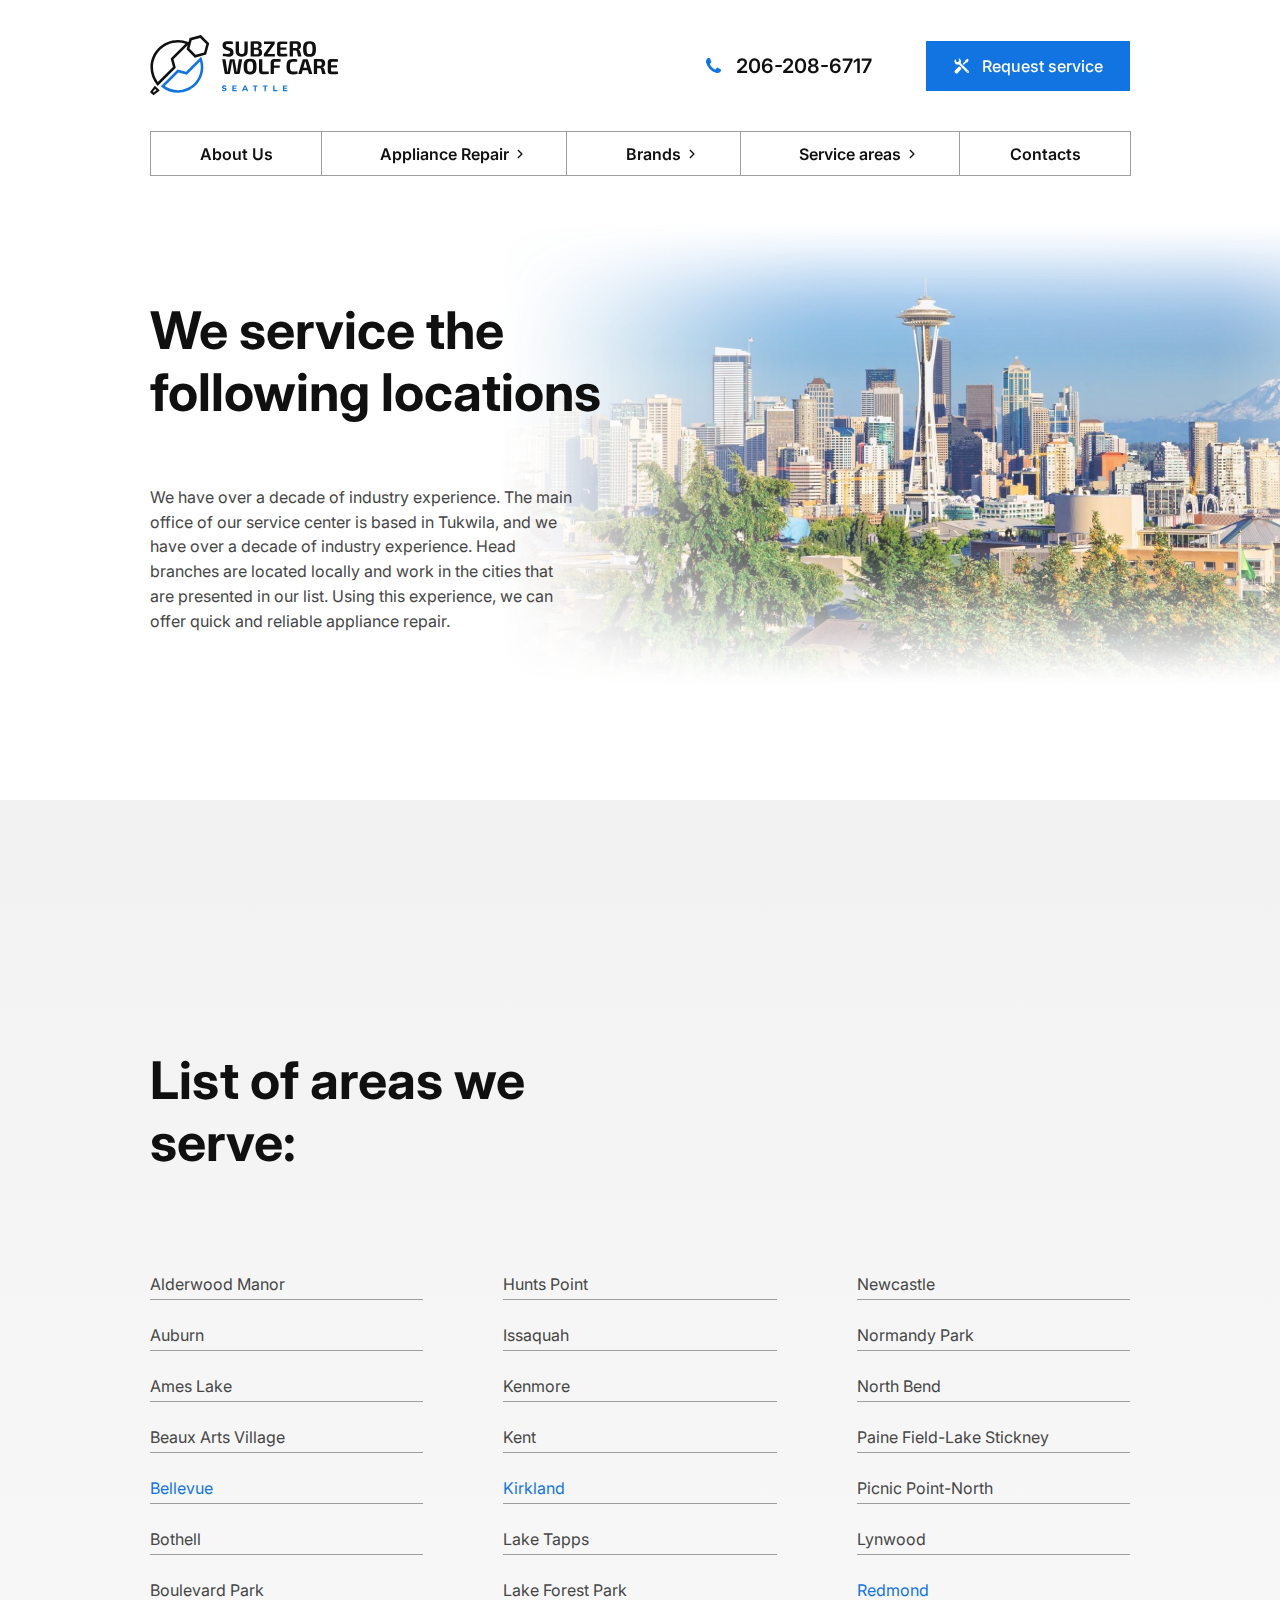
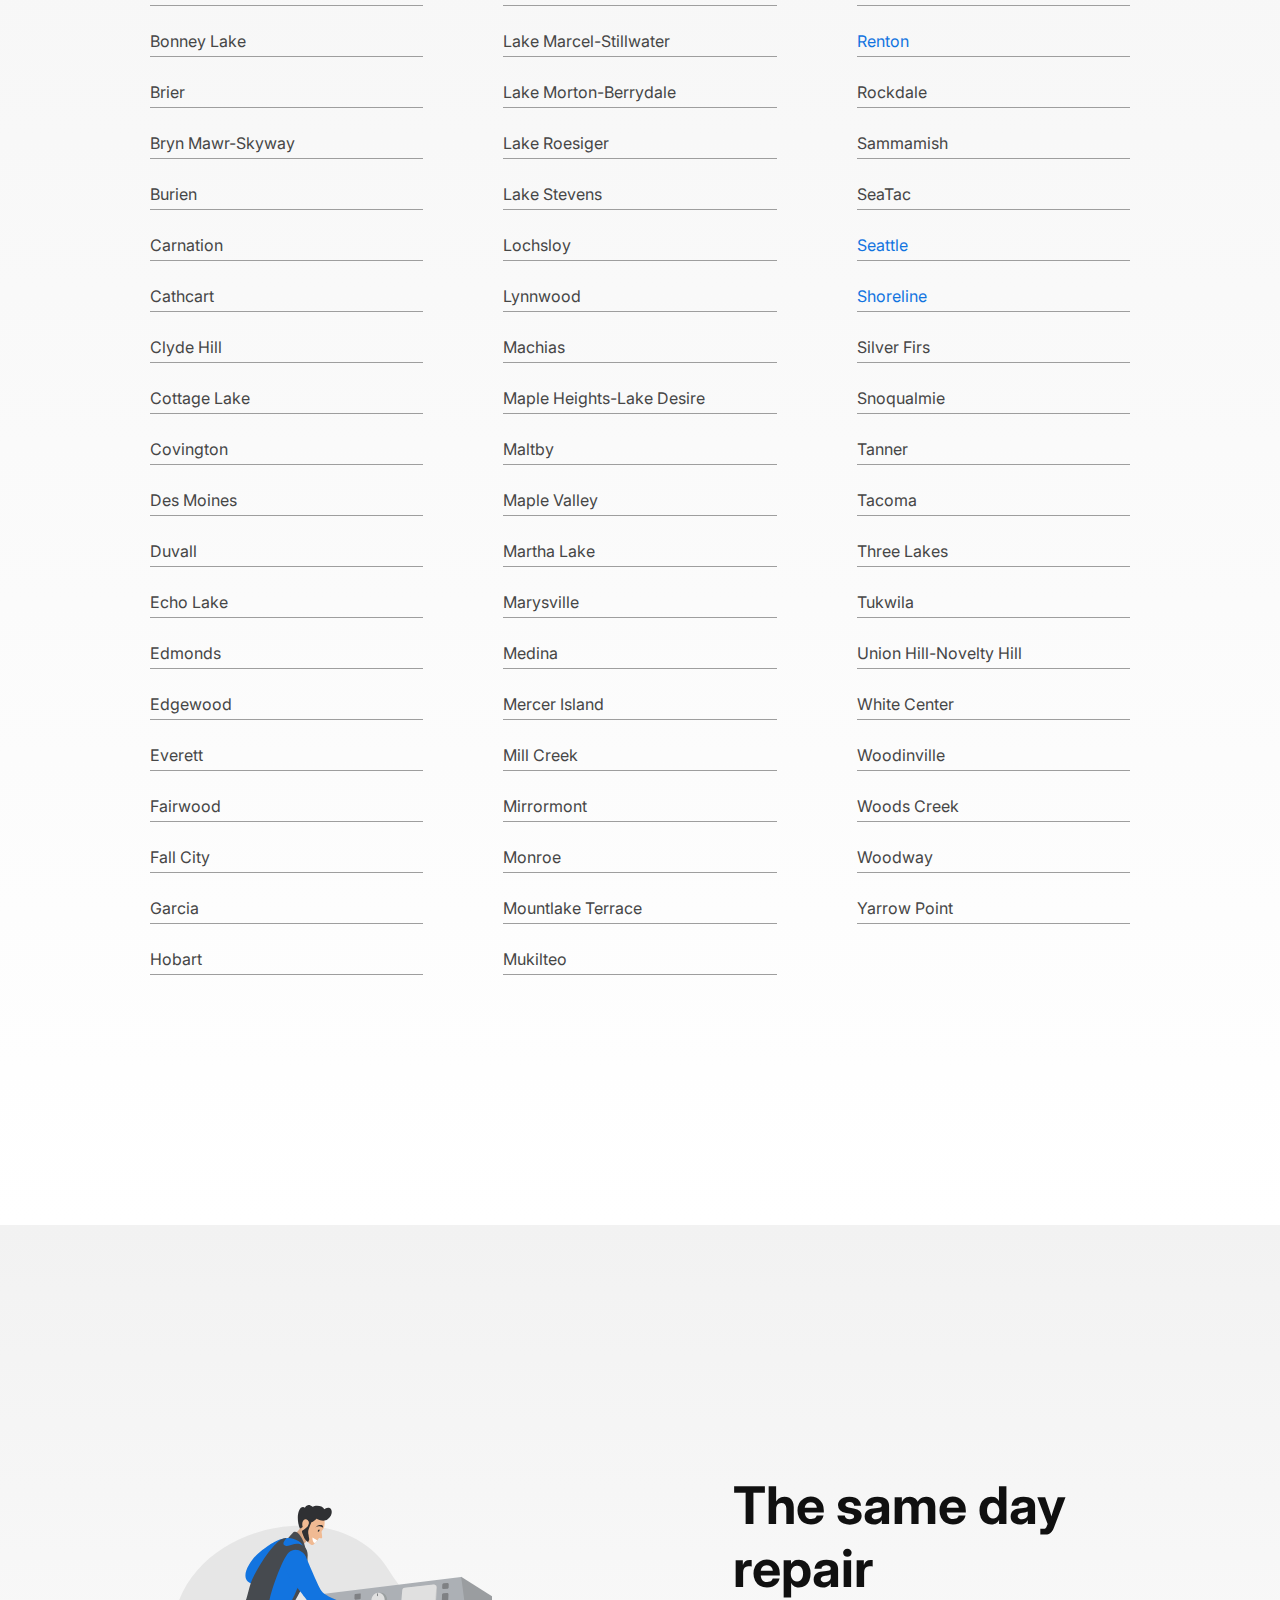
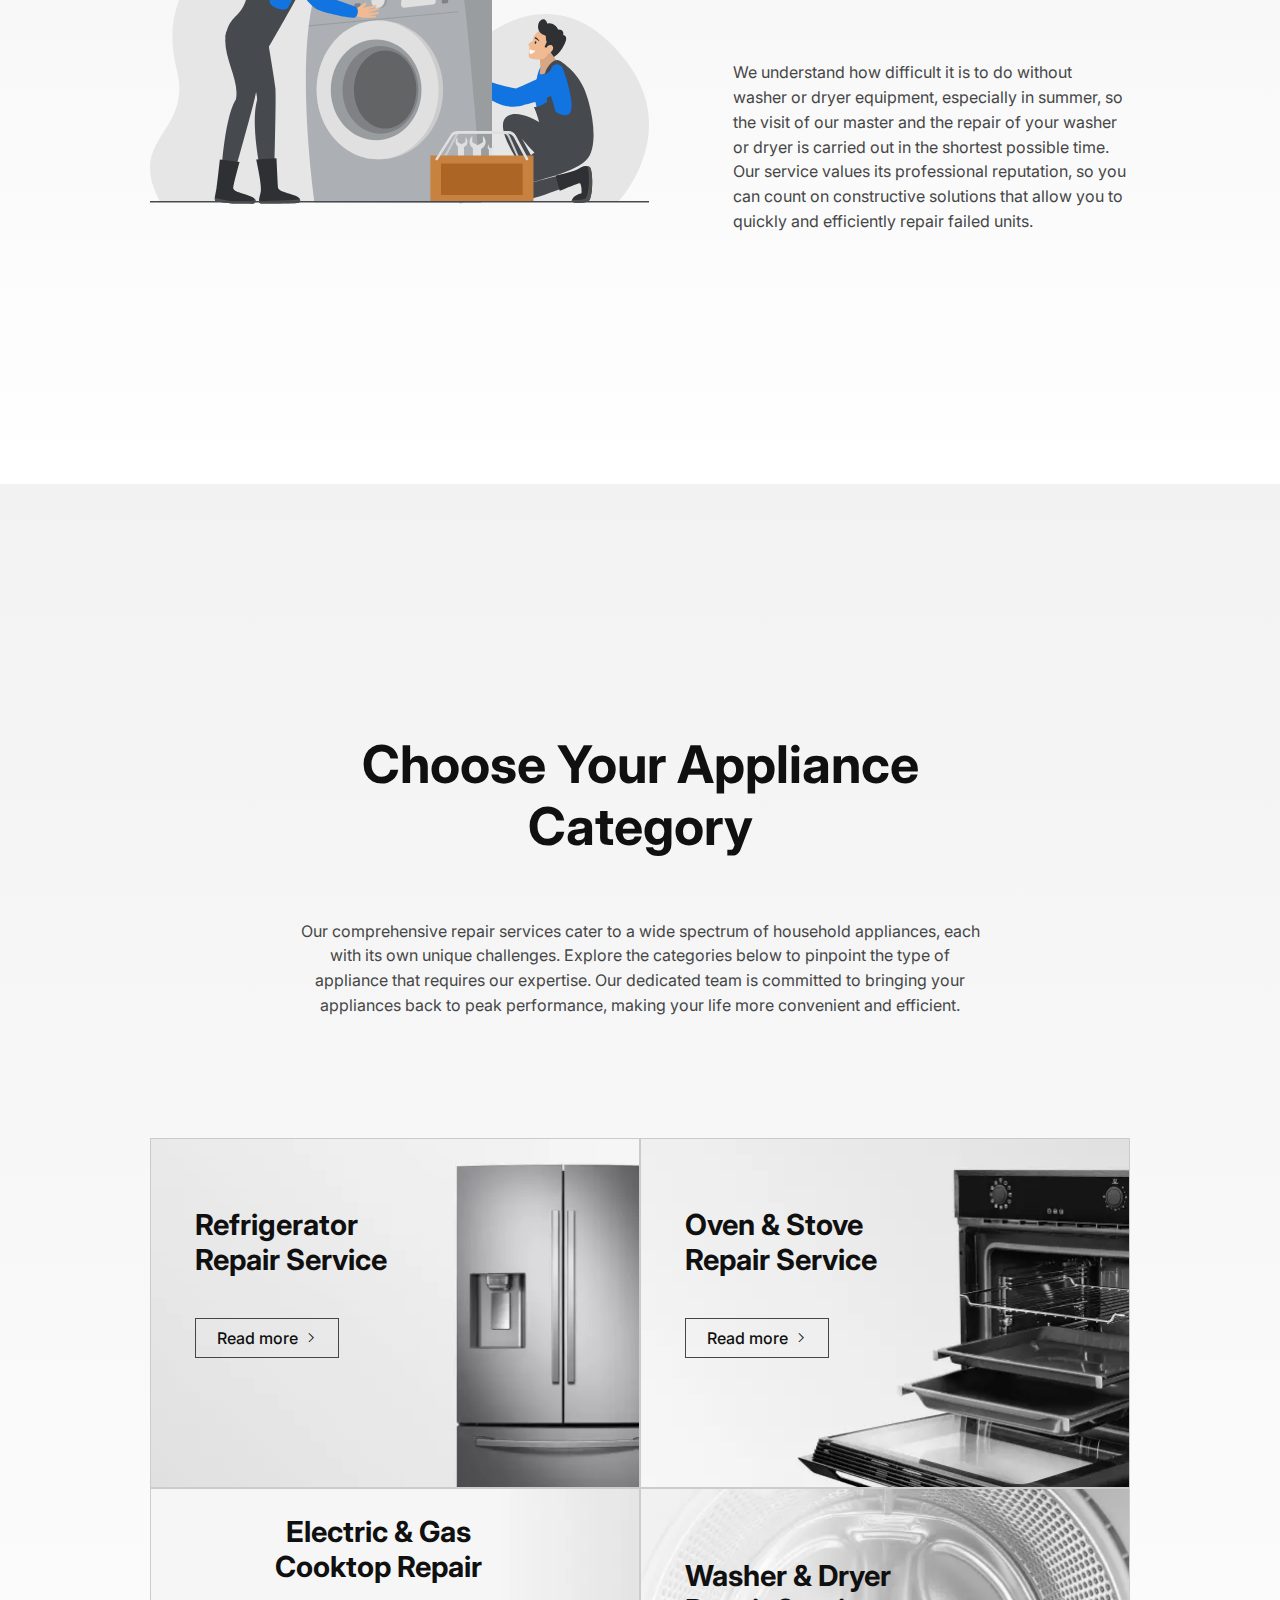
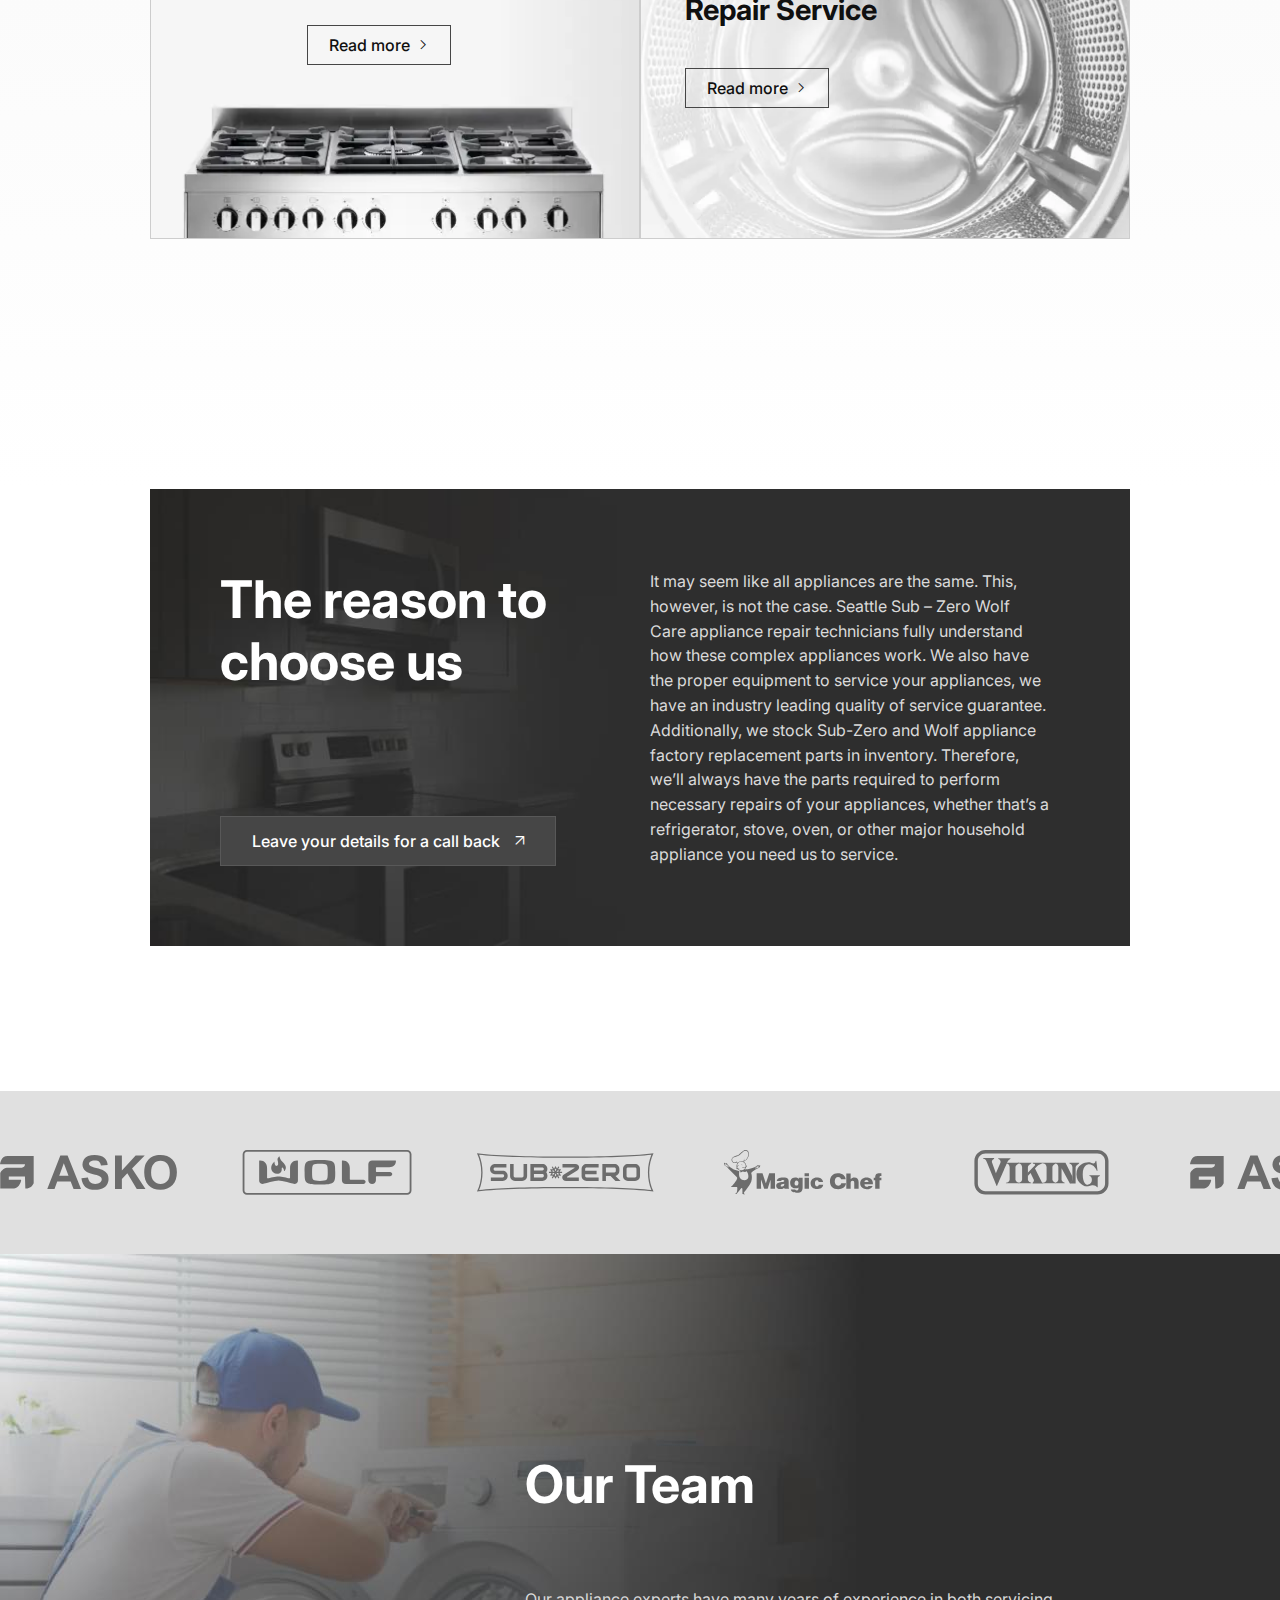
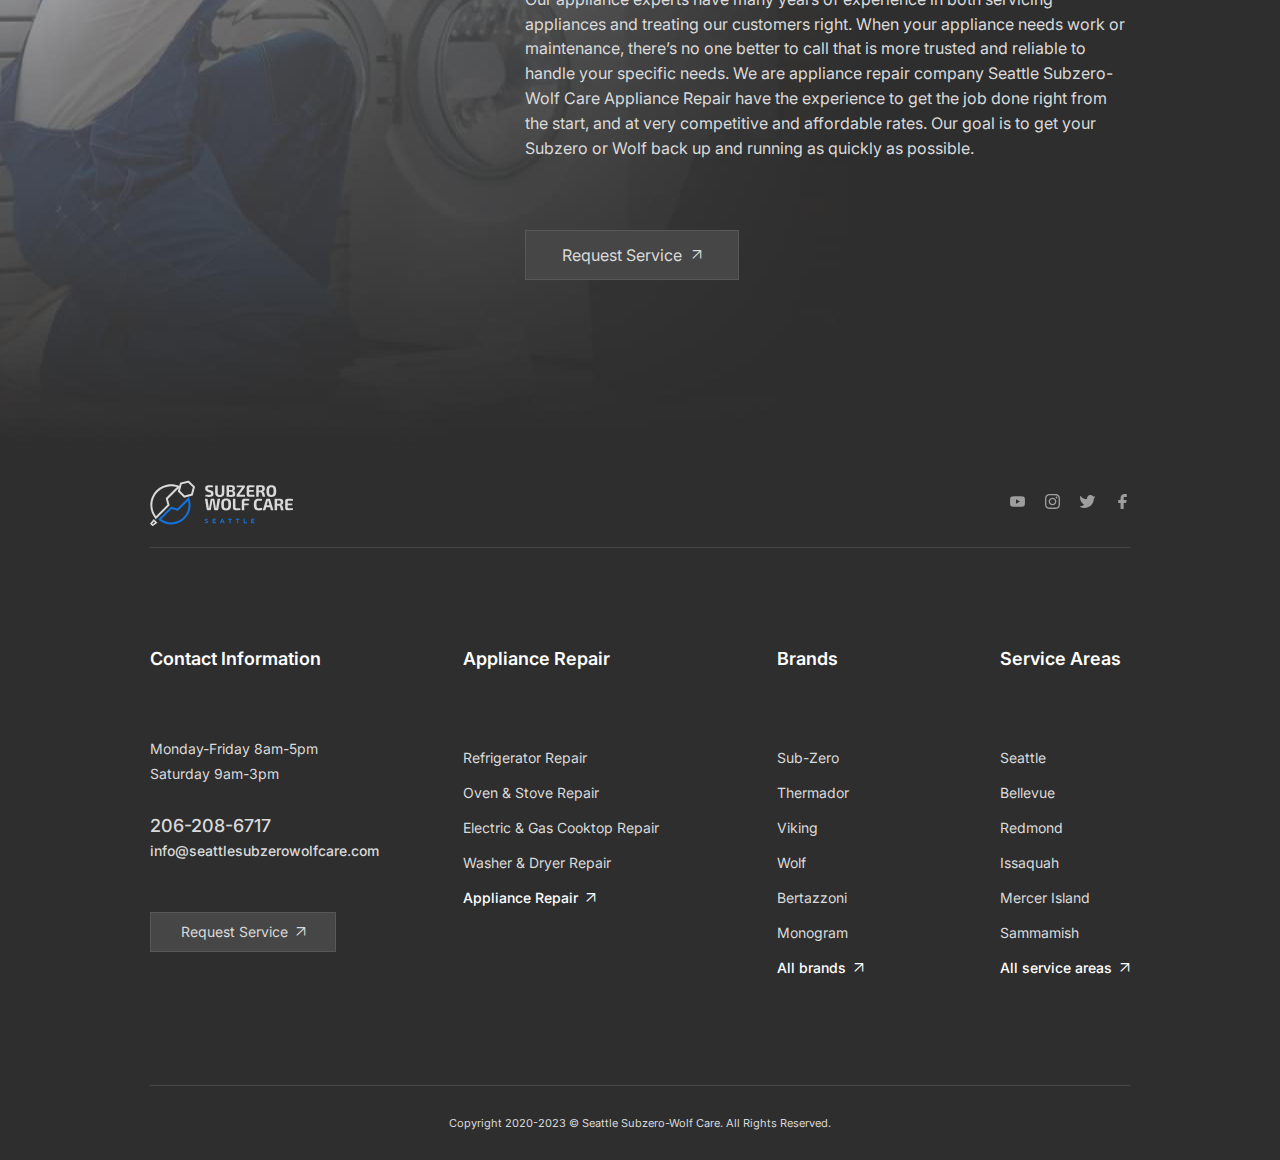
<file: areas.html>
<!DOCTYPE html>
<html lang="en">
<head>
    <meta charset="UTF-8">
    <meta http-equiv="X-UA-Compatible" content="IE=edge">
    <meta name="viewport" content="width=device-width, initial-scale=1.0">
    <link rel="stylesheet" href="css/style.min.css?_v=20240306152922">
    <title></title>
</head>

<body>
  <div class="wrapper">
    <header class="header lock-padding">
  <div class="header__container">
    <div class="header__wrapper">
      <div class="header__top">
        <a class="header__logo header-logo" href="index.html">
          <img src="img/header-logo.svg" alt="Logotype">
        </a>
        <a class="header__phone _icon-phone" href="tel:2062086717" data-da=".menu__body,768,1">206-208-6717</a>
        <a class="header__service-btn _icon-service popup-link" href="#popup-request"
          data-da=".menu__body,768,2">Request service</a>
        <button type="button" class="icon-menu">
          <span></span>
        </button>
      </div>

      <!-- <div class="header__catalog catalog-header menu">
        <nav class="catalog-header__menu menu-catalog">
          <ul class="menu-catalog__list">
            <li class="menu-catalog__item"><a class="menu-catalog__link" href="#">About Us</a></li>
            <li class="menu-catalog__item"><button class="menu-catalog__link" data-parent="1">Appliance Repair</button>
            </li>
            <li class="menu-catalog__item"><button class="menu-catalog__link" data-parent="2">Brands</button></li>
            <li class="menu-catalog__item"><button class="menu-catalog__link" data-parent="3">Service areas</button>
            </li>
            <li class="menu-catalog__item"><a class="menu-catalog__link" href="#">Contacts</a></li>
          </ul>
          <div class="menu-catalog__sub-menu sub-menu-catalog">
            <button class="sub-menu-catalog__back _icon-back" type="button">Back</button>
            <div class="sub-menu-catalog__block sub-menu-catalog__block_1" hidden data-submenu="1">
              <ul class="sub-menu-catalog__list sub-menu-catalog__list_icon">
                <li class="sub-menu-catalog__item"><a class="sub-menu-catalog__link" href="#">Refrigerator Repair</a>
                </li>
                <li class="sub-menu-catalog__item"><a class="sub-menu-catalog__link" href="#">Oven & Stove
                    Repair</a>
                </li>
                <li class="sub-menu-catalog__item"><a class="sub-menu-catalog__link" href="#">Electric/Gas
                    Cooktop</a>
                </li>
                <li class="sub-menu-catalog__item"><a class="sub-menu-catalog__link" href="#">Washer/Dryer
                    Repair</a>
                </li>
              </ul>
            </div>
            <div class="sub-menu-catalog__block" hidden data-submenu="2">
              <ul class="sub-menu-catalog__list">
                <li class="sub-menu-catalog__item"><a class="sub-menu-catalog__link" href="#">Speed Queen Laundry</a>
                </li>
                <li class="sub-menu-catalog__item"><a class="sub-menu-catalog__link" href="#">Sub-Zero</a></li>
                <li class="sub-menu-catalog__item"><a class="sub-menu-catalog__link" href="#">Thermador</a></li>
                <li class="sub-menu-catalog__item"><a class="sub-menu-catalog__link" href="#">Thor Kitchen</a></li>
                <li class="sub-menu-catalog__item"><a class="sub-menu-catalog__link" href="#">True</a></li>
                <li class="sub-menu-catalog__item"><a class="sub-menu-catalog__link" href="#">U-Line</a></li>
                <li class="sub-menu-catalog__item"><a class="sub-menu-catalog__link" href="#">Ultraline</a></li>
                <li class="sub-menu-catalog__item"><a class="sub-menu-catalog__link" href="#">Unique</a></li>
              </ul>
              <ul class="sub-menu-catalog__list">
                <li class="sub-menu-catalog__item"><a class="sub-menu-catalog__link" href="#">Viking</a></li>
                <li class="sub-menu-catalog__item"><a class="sub-menu-catalog__link" href="#">Venmar Range Hoods</a>
                </li>
                <li class="sub-menu-catalog__item"><a class="sub-menu-catalog__link" href="#">Vent-A-Hood</a></li>
                <li class="sub-menu-catalog__item"><a class="sub-menu-catalog__link" href="#">Wascomat
                    Flex-O-Matic</a></li>
                <li class="sub-menu-catalog__item"><a class="sub-menu-catalog__link" href="#">Whirlpool</a></li>
                <li class="sub-menu-catalog__item"><a class="sub-menu-catalog__link" href="#">Wolf</a></li>
                <li class="sub-menu-catalog__item"><a class="sub-menu-catalog__link" href="#">5 Star</a></li>
                <li class="sub-menu-catalog__item"><a class="sub-menu-catalog__link" href="#">Admiral</a></li>
              </ul>
              <ul class="sub-menu-catalog__list">
                <li class="sub-menu-catalog__item"><a class="sub-menu-catalog__link" href="#">Aga Ranges</a></li>
                <li class="sub-menu-catalog__item"><a class="sub-menu-catalog__link" href="#">AEG</a></li>
                <li class="sub-menu-catalog__item"><a class="sub-menu-catalog__link" href="#">Amana</a></li>
                <li class="sub-menu-catalog__item"><a class="sub-menu-catalog__link" href="#">Ariston</a></li>
                <li class="sub-menu-catalog__item"><a class="sub-menu-catalog__link" href="#">Asko</a></li>
                <li class="sub-menu-catalog__item"><a class="sub-menu-catalog__link" href="#">Avantgarde</a></li>
                <li class="sub-menu-catalog__item"><a class="sub-menu-catalog__link" href="#">Avanti</a></li>
                <li class="sub-menu-catalog__item"><a class="sub-menu-catalog__link" href="#">Azure</a></li>
              </ul>
              <ul class="sub-menu-catalog__list">
                <li class="sub-menu-catalog__item"><a class="sub-menu-catalog__link" href="#">Beaumark</a></li>
                <li class="sub-menu-catalog__item"><a class="sub-menu-catalog__link" href="#">Bertazzoni</a></li>
                <li class="sub-menu-catalog__item"><a class="sub-menu-catalog__link" href="#">Best Range Hoods</a>
                </li>
                <li class="sub-menu-catalog__item"><a class="sub-menu-catalog__link" href="#">Blomberg</a></li>
                <li class="sub-menu-catalog__item"><a class="sub-menu-catalog__link" href="#">Blue star</a></li>
                <li class="sub-menu-catalog__item"><a class="sub-menu-catalog__link" href="#">LG</a></li>
                <li class="sub-menu-catalog__item"><a class="sub-menu-catalog__link" href="#">Liebherr</a></li>
                <li class="sub-menu-catalog__item sub-menu-catalog__item_more"><a class="sub-menu-catalog__link"
                    href="#">More brands</a></li>
              </ul>
            </div>
            <div class="sub-menu-catalog__block" hidden data-submenu="3">
              <ul class="sub-menu-catalog__list">
                <li class="sub-menu-catalog__item"><a class="sub-menu-catalog__link" href="#">Alderwood Manor</a>
                </li>
                <li class="sub-menu-catalog__item"><a class="sub-menu-catalog__link" href="#">Auburn</a>
                </li>
                <li class="sub-menu-catalog__item"><a class="sub-menu-catalog__link" href="#">Ames Lake</a></li>
                <li class="sub-menu-catalog__item"><a class="sub-menu-catalog__link" href="#">Beaux Arts Village</a>
                </li>
                <li class="sub-menu-catalog__item"><a class="sub-menu-catalog__link" href="#">Bellevue</a></li>
                <li class="sub-menu-catalog__item"><a class="sub-menu-catalog__link" href="#">Bothell</a>
                </li>
                <li class="sub-menu-catalog__item"><a class="sub-menu-catalog__link" href="#">Boulevard Park</a>
                </li>
                <li class="sub-menu-catalog__item"><a class="sub-menu-catalog__link" href="#">Bonney Lake</a></li>
              </ul>
              <ul class="sub-menu-catalog__list">
                <li class="sub-menu-catalog__item"><a class="sub-menu-catalog__link" href="#">Brier</a></li>
                <li class="sub-menu-catalog__item"><a class="sub-menu-catalog__link" href="#">Bryn Mawr-Skyway</a></li>
                <li class="sub-menu-catalog__item"><a class="sub-menu-catalog__link" href="#">Burien</a></li>
                <li class="sub-menu-catalog__item"><a class="sub-menu-catalog__link" href="#">Carnation</a></li>
                <li class="sub-menu-catalog__item"><a class="sub-menu-catalog__link" href="#">Cathcart</a></li>
                <li class="sub-menu-catalog__item"><a class="sub-menu-catalog__link" href="#">Clyde Hill</a></li>
                <li class="sub-menu-catalog__item"><a class="sub-menu-catalog__link" href="#">Cottage Lake</a></li>
                <li class="sub-menu-catalog__item"><a class="sub-menu-catalog__link" href="#">Covington</a></li>
              </ul>
              <ul class="sub-menu-catalog__list">
                <li class="sub-menu-catalog__item"><a class="sub-menu-catalog__link" href="#">Des Moines</a></li>
                <li class="sub-menu-catalog__item"><a class="sub-menu-catalog__link" href="#">Duvall</a></li>
                <li class="sub-menu-catalog__item"><a class="sub-menu-catalog__link" href="#">Echo Lake</a></li>
                <li class="sub-menu-catalog__item"><a class="sub-menu-catalog__link" href="#">Edmonds</a></li>
                <li class="sub-menu-catalog__item"><a class="sub-menu-catalog__link" href="#">Edgewood</a></li>
                <li class="sub-menu-catalog__item"><a class="sub-menu-catalog__link" href="#">Everett</a></li>
                <li class="sub-menu-catalog__item"><a class="sub-menu-catalog__link" href="#">Fairwood</a></li>
                <li class="sub-menu-catalog__item"><a class="sub-menu-catalog__link" href="#">Fall City</a></li>
              </ul>
              <ul class="sub-menu-catalog__list">
                <li class="sub-menu-catalog__item"><a class="sub-menu-catalog__link" href="#">Garcia</a></li>
                <li class="sub-menu-catalog__item"><a class="sub-menu-catalog__link" href="#">Hobart</a></li>
                <li class="sub-menu-catalog__item"><a class="sub-menu-catalog__link" href="#">Hunts Point</a></li>
                <li class="sub-menu-catalog__item"><a class="sub-menu-catalog__link" href="#">Issaquah</a></li>
                <li class="sub-menu-catalog__item"><a class="sub-menu-catalog__link" href="#">Kenmore</a></li>
                <li class="sub-menu-catalog__item"><a class="sub-menu-catalog__link" href="#">Kent</a></li>
                <li class="sub-menu-catalog__item"><a class="sub-menu-catalog__link" href="#">Kirkland</a></li>
                <li class="sub-menu-catalog__item sub-menu-catalog__item_more"><a class="sub-menu-catalog__link"
                    href="#">More brands</a></li>
              </ul>
            </div>
          </div>
        </nav>

      </div> -->

      <div class="header__menu menu">



        <!-- <nav class="menu__body">
          <ul class="menu__list">
            <li class="menu__item _active">
              <a href="index.html">About Us</a>
            </li>
            <li class="menu__item">
              <div class="menu__spollers spollers-menu" data-spollers>
                <div class="spollers-menu__item">
                  <button class="spollers-menu__title _icon-arrow-spol" type="button" data-spoller>Appliance
                    Repair</button>
                  <div class="spollers-menu__body">
                    <ul class="menu__sub-list">
                      <li class="menu__sub-item">
                        <a class="menu__sub-link" href="refrigerator-repair.html">Refrigerator Repair</a>
                      </li>
                      <li class="menu__sub-item">
                        <a class="menu__sub-link" href="oven-repair.html">Oven & Stove Repair</a>
                      </li>
                      <li class="menu__sub-item">
                        <a class="menu__sub-link" href="gas-repair.html">Electric/Gas Cooktop</a>
                      </li>
                      <li class="menu__sub-item">
                        <a class="menu__sub-link" href="washer-repair.html">Washer/Dryer Repair</a>
                      </li>
                      <li class="menu__sub-item">
                        <a class="menu__sub-link" href="appliance-repair.html">Appliance Repair</a>
                      </li>
                    </ul>
                  </div>
                </div>
              </div>
            </li>
            <li class="menu__item">
              <div class="menu__spollers spollers-menu" data-spollers>
                <div class="spollers-menu__item">
                  <button class="spollers-menu__title _icon-arrow-spol" type="button" data-spoller>Brands</button>
                  <div class="spollers-menu__body">
                    <ul class="menu__sub-list">
                      <li class="menu__sub-item">
                        <a class="menu__sub-link" href="brands-single.html">Sub-Zero</a>
                      </li>
                      <li class="menu__sub-item">
                        <a class="menu__sub-link" href="#">Thermador</a>
                      </li>
                      <li class="menu__sub-item">
                        <a class="menu__sub-link" href="#">Viking</a>
                      </li>
                      <li class="menu__sub-item">
                        <a class="menu__sub-link" href="#">Wolf</a>
                      </li>
                      <li class="menu__sub-item">
                        <a class="menu__sub-link" href="#">Bertazzoni</a>
                      </li>
                      <li class="menu__sub-item">
                        <a class="menu__sub-link" href="#">Monogram</a>
                      </li>
                      <li class="menu__sub-item">
                        <a class="menu__sub-link" href="#">Dacor</a>
                      </li>
                      <li class="menu__sub-item">
                        <a class="menu__sub-link" href="brands.html">More brands</a>
                      </li>
                    </ul>
                  </div>
                </div>
              </div>

            </li>
            <li class="menu__item">
              <div class="menu__spollers spollers-menu" data-spollers>
                <div class="spollers-menu__item">
                  <button class="spollers-menu__title _icon-arrow-spol" type="button" data-spoller>Service
                    areas</button>
                  <div class="spollers-menu__body">
                    <ul class="menu__sub-list">
                      <li class="menu__sub-item">
                        <a class="menu__sub-link" href="areas-single.html">Seattle</a>
                      </li>
                      <li class="menu__sub-item">
                        <a class="menu__sub-link" href="#">Bellevue</a>
                      </li>
                      <li class="menu__sub-item">
                        <a class="menu__sub-link" href="#">Redmond</a>
                      </li>
                      <li class="menu__sub-item">
                        <a class="menu__sub-link" href="#">Issaquah</a>
                      </li>
                      <li class="menu__sub-item">
                        <a class="menu__sub-link" href="#">Mercer Island</a>
                      </li>
                      <li class="menu__sub-item">
                        <a class="menu__sub-link" href="#">Sammamish</a>
                      </li>
                      <li class="menu__sub-item">
                        <a class="menu__sub-link" href="#">Kirkland</a>
                      </li>
                      <li class="menu__sub-item">
                        <a class="menu__sub-link" href="areas.html">More areas</a>
                      </li>
                    </ul>
                  </div>
                </div>
              </div>

            </li>
            <li class="menu__item"><a href="contacts.html">Contacts</a></li>
          </ul>
        </nav> -->

        <nav class="menu__body">
          <ul class="menu__list" data-spollers>
            <li class="menu__item"><a href="#">About Us</a></li>
            <li class="menu__item">
              <button data-spoller>Appliance Repair</button>
              <div class="menu__sub-body">
                <ul class="menu__sub-list">
                  <li class="menu__sub-item"><a class="menu__sub-link" href="#">Refrigerator Repair</a></li>
                  <li class="menu__sub-item"><a class="menu__sub-link" href="#">Oven & Stove Repair</a></li>
                  <li class="menu__sub-item"><a class="menu__sub-link" href="#">Electric/Gas Cooktop</a></li>
                  <li class="menu__sub-item"><a class="menu__sub-link" href="#">Washer/Dryer Repair</a></li>
                </ul>
              </div>

            </li>
            <li class="menu__item">
              <button data-spoller>Brands</button>
              <div class="menu__sub-body">
                <div class="menu__sub-inner">
                  <ul class="menu__sub-list">
                    <li class="menu__sub-item"><a class="menu__sub-link" href="#">Speed Queen Laundry</a></li>
                    <li class="menu__sub-item"><a class="menu__sub-link" href="#">Sub-Zero</a></li>
                    <li class="menu__sub-item"><a class="menu__sub-link" href="#">Thermador</a></li>
                    <li class="menu__sub-item"><a class="menu__sub-link" href="#">Thor Kitchen</a></li>
                    <li class="menu__sub-item"><a class="menu__sub-link" href="#">True</a></li>
                    <li class="menu__sub-item"><a class="menu__sub-link" href="#">U-Line</a></li>
                    <li class="menu__sub-item"><a class="menu__sub-link" href="#">Ultraline</a></li>
                    <li class="menu__sub-item"><a class="menu__sub-link" href="#">Unique</a></li>
                  </ul>
                  <ul class="menu__sub-list">
                    <li class="menu__sub-item"><a class="menu__sub-link" href="#">Viking</a></li>
                    <li class="menu__sub-item"><a class="menu__sub-link" href="#">Venmar Range Hoods</a></li>
                    <li class="menu__sub-item"><a class="menu__sub-link" href="#">Vent-A-Hood</a></li>
                    <li class="menu__sub-item"><a class="menu__sub-link" href="#">Wascomat Flex-O-Matic</a></li>
                    <li class="menu__sub-item"><a class="menu__sub-link" href="#">Whirlpool</a></li>
                    <li class="menu__sub-item"><a class="menu__sub-link" href="#">Wolf</a></li>
                    <li class="menu__sub-item"><a class="menu__sub-link" href="#">5 Star</a></li>
                    <li class="menu__sub-item"><a class="menu__sub-link" href="#">Admiral</a></li>
                  </ul>
                  <ul class="menu__sub-list">
                    <li class="menu__sub-item"><a class="menu__sub-link" href="#">Aga Ranges</a></li>
                    <li class="menu__sub-item"><a class="menu__sub-link" href="#">AEG</a></li>
                    <li class="menu__sub-item"><a class="menu__sub-link" href="#">Amana</a></li>
                    <li class="menu__sub-item"><a class="menu__sub-link" href="#">Ariston</a></li>
                    <li class="menu__sub-item"><a class="menu__sub-link" href="#">Asko</a></li>
                    <li class="menu__sub-item"><a class="menu__sub-link" href="#">Avantgarde</a></li>
                    <li class="menu__sub-item"><a class="menu__sub-link" href="#">Avanti</a></li>
                    <li class="menu__sub-item"><a class="menu__sub-link" href="#">Azure</a></li>
                  </ul>
                  <ul class="menu__sub-list">
                    <li class="menu__sub-item"><a class="menu__sub-link" href="#">Beaumark</a></li>
                    <li class="menu__sub-item"><a class="menu__sub-link" href="#">Bertazzoni</a></li>
                    <li class="menu__sub-item"><a class="menu__sub-link" href="#">Best Range Hoods</a></li>
                    <li class="menu__sub-item"><a class="menu__sub-link" href="#">Blomberg</a></li>
                    <li class="menu__sub-item"><a class="menu__sub-link" href="#">Blue star</a></li>
                    <li class="menu__sub-item"><a class="menu__sub-link" href="#">LG</a></li>
                    <li class="menu__sub-item"><a class="menu__sub-link" href="#">Liebherr</a></li>
                    <li class="menu__sub-item"><a class="menu__sub-link" href="#">More brands</a></li>
                  </ul>
                </div>

              </div>
            </li>
            <li class="menu__item">
              <button data-spoller>Service areas</button>
              <div class="menu__sub-body">
                <div class="menu__sub-inner">
                  <ul class="menu__sub-list">
                    <li class="menu__sub-item"><a class="menu__sub-link" href="#">Alderwood Manor</a></li>
                    <li class="menu__sub-item"><a class="menu__sub-link" href="#">Auburn</a></li>
                    <li class="menu__sub-item"><a class="menu__sub-link" href="#">Ames Lake</a></li>
                    <li class="menu__sub-item"><a class="menu__sub-link" href="#">Beaux Arts Village</a></li>
                    <li class="menu__sub-item"><a class="menu__sub-link" href="#">Bellevue</a></li>
                    <li class="menu__sub-item"><a class="menu__sub-link" href="#">Bothell</a></li>
                    <li class="menu__sub-item"><a class="menu__sub-link" href="#">Boulevard Park</a></li>
                    <li class="menu__sub-item"><a class="menu__sub-link" href="#">Bonney Lake</a></li>
                  </ul>
                  <ul class="menu__sub-list">
                    <li class="menu__sub-item"><a class="menu__sub-link" href="#">Brier</a></li>
                    <li class="menu__sub-item"><a class="menu__sub-link" href="#">Bryn Mawr-Skyway</a></li>
                    <li class="menu__sub-item"><a class="menu__sub-link" href="#">Burien</a></li>
                    <li class="menu__sub-item"><a class="menu__sub-link" href="#">Carnation</a></li>
                    <li class="menu__sub-item"><a class="menu__sub-link" href="#">Cathcart</a></li>
                    <li class="menu__sub-item"><a class="menu__sub-link" href="#">Clyde Hill</a></li>
                    <li class="menu__sub-item"><a class="menu__sub-link" href="#">Cottage Lake</a></li>
                    <li class="menu__sub-item"><a class="menu__sub-link" href="#">Covington</a></li>
                  </ul>
                  <ul class="menu__sub-list">
                    <li class="menu__sub-item"><a class="menu__sub-link" href="#">Des Moines</a></li>
                    <li class="menu__sub-item"><a class="menu__sub-link" href="#">Duvall</a></li>
                    <li class="menu__sub-item"><a class="menu__sub-link" href="#">Echo Lake</a></li>
                    <li class="menu__sub-item"><a class="menu__sub-link" href="#">Edmonds</a></li>
                    <li class="menu__sub-item"><a class="menu__sub-link" href="#">Edgewood</a></li>
                    <li class="menu__sub-item"><a class="menu__sub-link" href="#">Everett</a></li>
                    <li class="menu__sub-item"><a class="menu__sub-link" href="#">Fairwood</a></li>
                    <li class="menu__sub-item"><a class="menu__sub-link" href="#">Fall City</a></li>
                  </ul>
                  <ul class="menu__sub-list">
                    <li class="menu__sub-item"><a class="menu__sub-link" href="#">Garcia</a></li>
                    <li class="menu__sub-item"><a class="menu__sub-link" href="#">Hobart</a></li>
                    <li class="menu__sub-item"><a class="menu__sub-link" href="#">Hunts Point</a></li>
                    <li class="menu__sub-item"><a class="menu__sub-link" href="#">Issaquah</a></li>
                    <li class="menu__sub-item"><a class="menu__sub-link" href="#">Kenmore</a></li>
                    <li class="menu__sub-item"><a class="menu__sub-link" href="#">Kent</a></li>
                    <li class="menu__sub-item"><a class="menu__sub-link" href="#">Kirkland</a></li>
                    <li class="menu__sub-item"><a class="menu__sub-link" href="#">More areas</a></li>
                  </ul>
                </div>
              </div>


            </li>
            <li class="menu__item"><a href="#">Contacts</a></li>
          </ul>
        </nav>




      </div>
    </div>
  </div>






</header>
    <main class="page">
      <section class="page__locations locations" style="background-image: url(img/locations-bg.png)">
        <div class="locations__container">
          <h1 class="locations__title title">
            We service the following locations
          </h1>
          <div class="locations__text">
            <p>
              We have over a decade of industry experience. The main office of our service center is based in Tukwila,
              and we have over a decade of industry experience. Head branches are located locally and work in the cities
              that are presented in our list. Using this experience, we can offer quick and reliable appliance repair.
            </p>
          </div>
        </div>
      </section>
      <section class="page__serve serve">
        <div class="serve__container">
          <h2 class="serve__title title">
            List of areas we serve:
          </h2>
          <div class="serve__body">
            <div class="serve__column">
              <ul class="serve__list">
                <li class="serve__items">
                  Alderwood Manor
                </li>
                <li class="serve__items">
                  Auburn
                </li>
                <li class="serve__items">
                  Ames Lake
                </li>
                <li class="serve__items">
                  Beaux Arts Village
                </li>
                <li class="serve__items">
                  <a href="#">Bellevue</a>
                </li>
                <li class="serve__items">
                  Bothell
                </li>
                <li class="serve__items">
                  Boulevard Park
                </li>
                <li class="serve__items">
                  Bonney Lake
                </li>
                <li class="serve__items">
                  Brier
                </li>
                <li class="serve__items">
                  Bryn Mawr-Skyway
                </li>
                <li class="serve__items">
                  Burien
                </li>
                <li class="serve__items">
                  Carnation
                </li>
                <li class="serve__items">
                  Cathcart
                </li>
                <li class="serve__items">
                  Clyde Hill
                </li>
                <li class="serve__items">
                  Cottage Lake
                </li>
                <li class="serve__items">
                  Covington
                </li>
                <li class="serve__items">
                  Des Moines
                </li>
                <li class="serve__items">
                  Duvall
                </li>
                <li class="serve__items">
                  Echo Lake
                </li>
                <li class="serve__items">
                  Edmonds
                </li>
                <li class="serve__items">
                  Edgewood
                </li>
                <li class="serve__items">
                  Everett
                </li>
                <li class="serve__items">
                  Fairwood
                </li>
                <li class="serve__items">
                  Fall City
                </li>
                <li class="serve__items">
                  Garcia
                </li>
                <li class="serve__items">
                  Hobart
                </li>
              </ul>
            </div>
            <div class="serve__column">
              <ul class="serve__list">
                <li class="serve__items">
                  Hunts Point
                </li>
                <li class="serve__items">
                  Issaquah
                </li>
                <li class="serve__items">
                  Kenmore
                </li>
                <li class="serve__items">
                  Kent
                </li>
                <li class="serve__items">
                  <a href="#">Kirkland</a>
                </li>
                <li class="serve__items">
                  Lake Tapps
                </li>
                <li class="serve__items">
                  Lake Forest Park
                </li>
                <li class="serve__items">
                  Lake Marcel-Stillwater
                </li>
                <li class="serve__items">
                  Lake Morton-Berrydale
                </li>
                <li class="serve__items">
                  Lake Roesiger
                </li>
                <li class="serve__items">
                  Lake Stevens
                </li>
                <li class="serve__items">
                  Lochsloy
                </li>
                <li class="serve__items">
                  Lynnwood
                </li>
                <li class="serve__items">
                  Machias
                </li>
                <li class="serve__items">
                  Maple Heights-Lake Desire
                </li>
                <li class="serve__items">
                  Maltby
                </li>
                <li class="serve__items">
                  Maple Valley
                </li>
                <li class="serve__items">
                  Martha Lake
                </li>
                <li class="serve__items">
                  Marysville
                </li>
                <li class="serve__items">
                  Medina
                </li>
                <li class="serve__items">
                  Mercer Island
                </li>
                <li class="serve__items">
                  Mill Creek
                </li>
                <li class="serve__items">
                  Mirrormont
                </li>
                <li class="serve__items">
                  Monroe
                </li>
                <li class="serve__items">
                  Mountlake Terrace
                </li>
                <li class="serve__items">
                  Mukilteo
                </li>
              </ul>
            </div>
            <div class="serve__column">
              <ul class="serve__list">
                <li class="serve__items">
                  Newcastle
                </li>
                <li class="serve__items">
                  Normandy Park
                </li>
                <li class="serve__items">
                  North Bend
                </li>
                <li class="serve__items">
                  Paine Field-Lake Stickney
                </li>
                <li class="serve__items">
                  Picnic Point-North
                </li>
                <li class="serve__items">
                  Lynwood
                </li>
                <li class="serve__items">
                  <a href="#">Redmond</a>
                </li>
                <li class="serve__items">
                  <a href="#">Renton</a>
                </li>
                <li class="serve__items">
                  Rockdale
                </li>
                <li class="serve__items">
                  Sammamish
                </li>
                <li class="serve__items">
                  SeaTac
                </li>
                <li class="serve__items">
                  <a href="#">Seattle</a>
                </li>
                <li class="serve__items">
                  <a href="#">Shoreline</a>
                </li>
                <li class="serve__items">
                  Silver Firs
                </li>
                <li class="serve__items">
                  Snoqualmie
                </li>
                <li class="serve__items">
                  Tanner
                </li>
                <li class="serve__items">
                  Tacoma
                </li>
                <li class="serve__items">
                  Three Lakes
                </li>
                <li class="serve__items">
                  Tukwila
                </li>
                <li class="serve__items">
                  Union Hill-Novelty Hill
                </li>
                <li class="serve__items">
                  White Center
                </li>
                <li class="serve__items">
                  Woodinville
                </li>
                <li class="serve__items">
                  Woods Creek
                </li>
                <li class="serve__items">
                  Woodway
                </li>
                <li class="serve__items">
                  Yarrow Point
                </li>
              </ul>
            </div>
          </div>
        </div>
      </section>
      <section class="page__day day">
        <div class="day__container">
          <div class="day__body">
            <div class="day__images">
              <img src="img/day/01.svg" alt="Pictures">
            </div>
            <div class="day__content">
              <h2 class="day__title title">
                The same day repair
              </h2>
              <div class="day__text">
                <p>
                  We understand how difficult it is to do without washer or dryer equipment, especially in summer, so
                  the visit of our master and the repair of your washer or dryer is carried out in the shortest possible
                  time. Our service values ​​its professional reputation, so you can count on constructive solutions
                  that allow you to quickly and efficiently repair failed units.
                </p>
              </div>
            </div>
          </div>
        </div>
      </section>
      <section class="page__category category">
        <div class="category__container">
          <div class="category__top">
            <h2 class="category__title title">
              Choose Your Appliance Category
            </h2>
            <div class="category__text">
              <p>
                Our comprehensive repair services cater to a wide spectrum of household appliances, each with its own
                unique challenges. Explore the categories below to pinpoint the type of appliance that requires our
                expertise. Our dedicated team is committed to bringing your appliances back to peak performance, making
                your life more convenient and efficient.
              </p>
            </div>
          </div>
          <div class="offer__items">
            <article class="offer__item item-repair">
              <div class="item-repair__images-ibg">
                <picture><source srcset="img/repair-item/01.webp" type="image/webp"><img src="img/repair-item/01.jpg" alt="Pictures"></picture>
              </div>
              <div class="item-repair__body">
                <h3 class="item-repair__title">
                  Refrigerator Repair Service
                </h3>
                <a class="item-repair__btn _icon-arrow-right" href="#">Read more</a>
              </div>
            </article>
            <article class="offer__item item-repair">
              <div class="item-repair__images-ibg">
                <picture><source srcset="img/repair-item/02.webp" type="image/webp"><img src="img/repair-item/02.jpg" alt="Pictures"></picture>
              </div>
              <div class="item-repair__body">
                <h3 class="item-repair__title">
                  Oven & Stove Repair Service
                </h3>
                <a class="item-repair__btn _icon-arrow-right" href="#">Read more</a>
              </div>
            </article>
            <article class="offer__item item-repair">
              <div class="item-repair__images-ibg">
                <picture><source srcset="img/repair-item/03.webp" type="image/webp"><img src="img/repair-item/03.jpg" alt="Pictures"></picture>
              </div>
              <div class="item-repair__body item-repair__body_3">
                <h3 class="item-repair__title">
                  Electric & Gas Cooktop Repair
                </h3>
                <a class="item-repair__btn item-repair__btn_3 _icon-arrow-right" href="#">Read more</a>
              </div>
            </article>
            <article class="offer__item item-repair">
              <div class="item-repair__images-ibg">
                <picture><source srcset="img/repair-item/04.webp" type="image/webp"><img src="img/repair-item/04.jpg" alt="Pictures"></picture>
              </div>
              <div class="item-repair__body">
                <h3 class="item-repair__title">
                  Washer & Dryer Repair Service
                </h3>
                <a class="item-repair__btn _icon-arrow-right" href="#">Read more</a>
              </div>
            </article>
          </div>
          <div class="offer__items-mob">
            <article class="offer__item-mob item-mob-repair">
              <div class="item-mob-repair__images-ibg">
                <picture><source srcset="img/repair-item/01-mob.webp" type="image/webp"><img src="img/repair-item/01-mob.jpg" alt="Pictures"></picture>
              </div>
              <div class="item-mob-repair__body">
                <h3 class="item-mob-repair__title">
                  Refrigerator Repair Service
                </h3>
                <a class="item-mob-repair__btn _icon-arrow-right" href="#">Read more</a>
              </div>
            </article>
            <article class="offer__item-mob item-mob-repair">
              <div class="item-mob-repair__images-ibg">
                <picture><source srcset="img/repair-item/02-mob.webp" type="image/webp"><img src="img/repair-item/02-mob.jpg" alt="Pictures"></picture>
              </div>
              <div class="item-mob-repair__body">
                <h3 class="item-mob-repair__title">
                  Oven & Stove Repair Service
                </h3>
                <a class="item-mob-repair__btn _icon-arrow-right" href="#">Read more</a>
              </div>
            </article>
            <article class="offer__item-mob item-mob-repair">
              <div class="item-mob-repair__images-ibg">
                <picture><source srcset="img/repair-item/03-mob.webp" type="image/webp"><img src="img/repair-item/03-mob.jpg" alt="Pictures"></picture>
              </div>
              <div class="item-mob-repair__body">
                <h3 class="item-mob-repair__title">
                  Electric & Gas Cooktop Repair
                </h3>
                <a class="item-mob-repair__btn _icon-arrow-right" href="#">Read more</a>
              </div>
            </article>
            <article class="offer__item-mob item-mob-repair">
              <div class="item-mob-repair__images-ibg">
                <picture><source srcset="img/repair-item/04-mob.webp" type="image/webp"><img src="img/repair-item/04-mob.jpg" alt="Pictures"></picture>
              </div>
              <div class="item-mob-repair__body item-mob-repair__body_4">
                <h3 class="item-mob-repair__title">
                  Washer & Dryer Repair Service
                </h3>
                <a class="item-mob-repair__btn _icon-arrow-right" href="#">Read more</a>
              </div>
            </article>
          </div>
        </div>
      </section>
      <section class="page__choose choose">
        <div class="choose__container">
          <div class="choose__body" style="background-image: url(img/choose-bg.jpg)">
            <div class="choose__left">
              <h2 class="choose__title title_white">
                The reason to choose us
              </h2>
              <a class="choose__btn _icon-arrow-up" href="#" data-da=".choose__right,991.98,2">Leave your details for a
                call back</a>
            </div>
            <div class="choose__right">
              <div class="choose__text">
                <p>
                  It may seem like all appliances are the same. This, however, is not the case. Seattle Sub – Zero Wolf
                  Care appliance repair technicians fully understand how these complex appliances work. We also have the
                  proper equipment to service your appliances, we have an industry leading quality of service guarantee.
                  Additionally, we stock Sub-Zero and Wolf appliance factory replacement parts in inventory. Therefore,
                  we’ll always have the parts required to perform necessary repairs of your appliances, whether that’s a
                  refrigerator, stove, oven, or other major household appliance you need us to service.
                </p>
              </div>
            </div>
          </div>
        </div>
      </section>
      <section class="page__brands brands">

        <div class="slader__box box-brands">
          <div class="brands__slider swiper">
            <div class="brands__swiper swiper-wrapper">
              <div class="brands__slide swiper-slide">
                <article class="brands__item">
                  <img src="img/brands/01.svg" alt="Brand">
                </article>
              </div>
              <div class="brands__slide swiper-slide">
                <article class="brands__item">
                  <img src="img/brands/02.svg" alt="Brand">
                </article>
              </div>
              <div class="brands__slide swiper-slide">
                <article class="brands__item">
                  <img src="img/brands/03.svg" alt="Brand">
                </article>
              </div>
              <div class="brands__slide swiper-slide">
                <article class="brands__item">
                  <img src="img/brands/04.svg" alt="Brand">
                </article>
              </div>
              <div class="brands__slide swiper-slide">
                <article class="brands__item">
                  <img src="img/brands/05.svg" alt="Brand">
                </article>
              </div>
              <div class="brands__slide swiper-slide">
                <article class="brands__item">
                  <img src="img/brands/06.svg" alt="Brand">
                </article>
              </div>

              <div class="brands__slide swiper-slide">
                <article class="brands__item">
                  <img src="img/brands/02.svg" alt="Brand">
                </article>
              </div>
              <div class="brands__slide swiper-slide">
                <article class="brands__item">
                  <img src="img/brands/03.svg" alt="Brand">
                </article>
              </div>
              <div class="brands__slide swiper-slide">
                <article class="brands__item">
                  <img src="img/brands/04.svg" alt="Brand">
                </article>
              </div>
              <div class="brands__slide swiper-slide">
                <article class="brands__item">
                  <img src="img/brands/05.svg" alt="Brand">
                </article>
              </div>
              <div class="brands__slide swiper-slide">
                <article class="brands__item">
                  <img src="img/brands/06.svg" alt="Brand">
                </article>
              </div>
            </div>
          </div>
        </div>

      </section>
      <section class="page__team team" style="background-image: url(img/footer-bg.jpg)">
        <div class="team__container">
          <div class="team__body">
            <h2 class="team__title">Our Team</h2>
            <div class="team__text">
              <p>
                Our appliance experts have many years of experience in both servicing appliances and treating our
                customers right. When your appliance needs work or maintenance, there’s no one better to call that
                is more trusted and reliable to handle your specific needs. We are appliance repair company Seattle
                Subzero-Wolf Care Appliance Repair have the experience to get the job done right from the start, and
                at very competitive and affordable rates. Our goal is to get your Subzero or Wolf back up and
                running as quickly as possible.
              </p>
            </div>
            <a class="team__btn _icon-arrow-up" href="#">Request Service</a>
          </div>
        </div>
      </section>
    </main>
    <footer class="footer">
    <div class="footer__container">
        <div class="footer__top">
            <a class="footer__logo footer-logo" href="index.html">
                <img src="img/footer-logo.svg" alt="Logotype">
            </a>
            <ul class="footer__social social" data-da=".footer__container,479.98,2">
                <li class="social__item">
                    <a class="social__link" href="#">
                        <img src="img/social/01.svg" alt="Icon">
                    </a>
                </li>
                <li class="social__item">
                    <a class="social__link" href="#">
                        <img src="img/social/02.svg" alt="Icon">
                    </a>
                </li>
                <li class="social__item">
                    <a class="social__link" href="#">
                        <img src="img/social/03.svg" alt="Icon">
                    </a>
                </li>
                <li class="social__item">
                    <a class="social__link" href="#">
                        <img src="img/social/04.svg" alt="Icon">
                    </a>
                </li>
            </ul>
        </div>
        <div class="footer__body">
            <div class="footer__columns">

                <div class="column-footer__contact contact-column">
                    <h4 class="contact-column__title footer-title">Contact Information</h4>
                    <div class="contact-column__schedule">
                        <p>Monday-Friday 8am-5pm</p>
                        <p>Saturday 9am-3pm</p>
                    </div>
                    <a class="contact-column__phone" href="tel:2062086717">206-208-6717</a>
                    <a class="contact-column__email"
                        href="mailto:info@seattlesubzerowolfcare.com">info@seattlesubzerowolfcare.com</a>
                    <a class="contact-column__btn _icon-arrow-up" href="#">Request Service</a>
                </div>


                <div class="column-footer__repair repair-column">
                    <h4 class="repair-column__title footer-title">Appliance Repair</h4>
                    <ul class="repair-column__list column__list">
                        <li class="repair-column__item">
                            <a class="repair-column__link" href="refrigerator-repair.html">Refrigerator Repair</a>
                        </li>
                        <li class="repair-column__item">
                            <a class="repair-column__link" href="oven-repair.html">Oven & Stove Repair</a>
                        </li>
                        <li class="repair-column__item">
                            <a class="repair-column__link" href="gas-repair.html">Electric & Gas Cooktop Repair</a>
                        </li>
                        <li class="repair-column__item">
                            <a class="repair-column__link" href="washer-repair.html">Washer & Dryer Repair</a>
                        </li>
                    </ul>
                    <a class="repair__btn footer__btn _icon-arrow-up" href="appliance-repair.html">Appliance Repair</a>
                </div>


                <div class="column-footer__brands brands-column">
                    <h4 class="brands-column__title footer-title">Brands</h4>
                    <ul class="brands-column__list column__list">
                        <li class="brands-column__item">
                            <a class="brands-column__link" href="brands-single.html">Sub-Zero</a>
                        </li>
                        <li class="brands-column__item">
                            <a class="brands-column__link" href="#">Thermador</a>
                        </li>
                        <li class="brands-column__item">
                            <a class="brands-column__link" href="#">Viking</a>
                        </li>
                        <li class="brands-column__item">
                            <a class="brands-column__link" href="#">Wolf</a>
                        </li>
                        <li class="brands-column__item">
                            <a class="brands-column__link" href="#">Bertazzoni</a>
                        </li>
                        <li class="brands-column__item">
                            <a class="brands-column__link" href="#">Monogram</a>
                        </li>
                    </ul>
                    <a class="brands__btn footer__btn _icon-arrow-up" href="brands.html">All brands</a>
                </div>


                <div class="column-footer__areas areas-column">
                    <h4 class="areas-column__title footer-title">Service Areas</h4>
                    <ul class="areas-column__list column__list">
                        <li class="areas-column__item">
                            <a class="areas-column__link" href="areas-single.html">Seattle</a>
                        </li>
                        <li class="areas-column__item">
                            <a class="areas-column__link" href="#">Bellevue</a>
                        </li>
                        <li class="areas-column__item">
                            <a class="areas-column__link" href="#">Redmond</a>
                        </li>
                        <li class="areas-column__item">
                            <a class="areas-column__link" href="#">Issaquah</a>
                        </li>
                        <li class="areas-column__item">
                            <a class="areas-column__link" href="#">Mercer Island</a>
                        </li>
                        <li class="areas-column__item">
                            <a class="areas-column__link" href="#">Sammamish</a>
                        </li>
                    </ul>
                    <a class="areas__btn footer__btn _icon-arrow-up" href="areas.html">All service areas</a>
                </div>

            </div>
        </div>
        <div class="footer__copy">
            Copyright 2020-2023 © Seattle Subzero-Wolf Care. All Rights Reserved.
        </div>
    </div>
</footer>
  </div>
  <div class="popup-request popup" id="popup-request">
    <div class="popup-request__body">
        <div class="popup-request__content popup__content">
            <button class="popup-request__btn-close close-popup"></button>
            <h3 class="popup-request__title">Request service</h3>
            <div class="popup-request__text">
                Please provide us with your make, a brief description of the problem, and any other details
                available
            </div>
            <form class="popup-request__form form-request">
                <div class="form-request__wrapper">
                    <div class="form-request__item">
                        <label for="formName" class="form-request__label">Name<span>*</span></label>
                        <input id="formName" type="text" name="name" class="form-request__input" required>
                    </div>
                    <div class="form-request__item">
                        <label for="formPhone" class="form-request__label">Phone<span>*</span></label>
                        <input id="formPhone" type="tel" name="phone" class="form-request__input" required>
                    </div>
                </div>
                <div class="form-request__item">
                    <label for="formEmail" class="form-request__label">E-mail<span>*</span></label>
                    <input id="formEmail" type="email" name="email" class="form-request__input" required>
                </div>
                <div class="form-request__item">
                    <label for="formMessage" class="form-request__label">Comment or Message</label>
                    <textarea name="message" id="formMessage" class="form-request__input"></textarea>
                </div>
                <button type="submit" class="form-request__button">Submit</button>
            </form>
        </div>
    </div>
</div>
  <a id="phone-button" class="phone-button" href="tel:2062086717">
    <svg id="phone-button-icon" class="phone-button-icon" width="68" height="68" viewBox="0 0 88 88" fill="none"
        xmlns="http://www.w3.org/2000/svg">
        <circle opacity="0.1" cx="44" cy="44" r="44" fill="#1274e0" />
        <ellipse cx="44.4814" cy="44.4814" rx="36" ry="36" fill="#1274e0" />
        <path
            d="M47.7031 29.9218C47.7447 29.7629 47.8176 29.6139 47.9175 29.4835C48.0174 29.3531 48.1423 29.244 48.2849 29.1625C48.4275 29.081 48.5849 29.0288 48.748 29.0089C48.911 28.989 49.0764 29.0019 49.2344 29.0468C51.5646 29.6717 53.6893 30.8988 55.3952 32.6047C57.1011 34.3106 58.3282 36.4353 58.9531 38.7655C58.998 38.9235 59.0108 39.0889 58.991 39.2519C58.9711 39.415 58.9189 39.5724 58.8374 39.715C58.7559 39.8576 58.6468 39.9825 58.5164 40.0824C58.386 40.1823 58.237 40.2552 58.0781 40.2968C57.9715 40.3277 57.861 40.3434 57.75 40.3436C57.4741 40.3421 57.2065 40.2492 56.9889 40.0797C56.7712 39.9101 56.6158 39.6733 56.5469 39.4061C56.0271 37.5035 55.0201 35.7692 53.6254 34.3745C52.2307 32.9798 50.4964 31.9728 48.5937 31.453C48.4334 31.4132 48.2828 31.3415 48.1507 31.2424C48.0185 31.1432 47.9077 31.0185 47.8246 30.8757C47.7416 30.7329 47.688 30.5749 47.6671 30.4111C47.6463 30.2472 47.6585 30.0808 47.7031 29.9218ZM47.2969 36.2811C48.3545 36.5707 49.3185 37.1307 50.0938 37.906C50.8692 38.6814 51.4292 39.6454 51.7187 40.703C51.7853 40.9715 51.94 41.2098 52.1582 41.3798C52.3764 41.5498 52.6453 41.6416 52.9219 41.6405C53.0279 41.6416 53.1334 41.6257 53.2344 41.5936C53.3947 41.5538 53.5454 41.4821 53.6775 41.383C53.8096 41.2838 53.9205 41.1592 54.0035 41.0164C54.0866 40.8736 54.1401 40.7156 54.161 40.5517C54.1818 40.3878 54.1696 40.2214 54.125 40.0624C53.7304 38.5772 52.9503 37.2228 51.8637 36.1362C50.7771 35.0496 49.4226 34.2695 47.9375 33.8749C47.7744 33.8155 47.6008 33.7907 47.4276 33.8021C47.2545 33.8134 47.0856 33.8608 46.9317 33.941C46.7778 34.0212 46.6424 34.1326 46.5339 34.2681C46.4254 34.4035 46.3463 34.5601 46.3017 34.7278C46.2571 34.8955 46.2478 35.0706 46.2746 35.2421C46.3013 35.4136 46.3635 35.5776 46.4571 35.7237C46.5507 35.8698 46.6737 35.9948 46.8183 36.0908C46.9629 36.1868 47.1259 36.2516 47.2969 36.2811ZM60.1875 51.3593C59.9111 53.4693 58.8779 55.4071 57.2799 56.8125C55.682 58.2179 53.628 58.9952 51.5 58.9999C39.0937 58.9999 29 48.9061 29 36.4999C29.0047 34.3719 29.782 32.3179 31.1874 30.72C32.5928 29.122 34.5306 28.0888 36.6406 27.8124C37.1785 27.7528 37.7214 27.866 38.1906 28.1357C38.6598 28.4054 39.0308 28.8176 39.25 29.3124L42.3906 36.6405C42.5535 37.0209 42.6189 37.4359 42.5807 37.848C42.5424 38.26 42.4019 38.6559 42.1719 38.9999L39.5781 42.9686C40.7526 45.3522 42.6879 47.2765 45.0781 48.4374L49 45.828C49.3436 45.5964 49.7405 45.4562 50.1534 45.4207C50.5662 45.3851 50.9813 45.4554 51.3594 45.6249L58.6875 48.7499C59.1823 48.969 59.5945 49.3401 59.8642 49.8093C60.1339 50.2785 60.2471 50.8214 60.1875 51.3593ZM57.7031 51.0468L50.375 47.9218L46.4687 50.5311C46.1093 50.7688 45.6946 50.9094 45.2648 50.9396C44.835 50.9697 44.4047 50.8882 44.0156 50.703C41.1046 49.2949 38.7499 46.9512 37.3281 44.0468C37.1407 43.659 37.0566 43.2295 37.0839 42.7997C37.1113 42.3699 37.2492 41.9544 37.4844 41.5936L40.0937 37.6249L36.9531 30.2968C35.4452 30.4906 34.0597 31.2274 33.0559 32.3692C32.0522 33.5111 31.499 34.9796 31.5 36.4999C31.5041 41.8029 33.6126 46.8876 37.3624 50.6375C41.1123 54.3873 46.1969 56.4958 51.5 56.4999C53.0203 56.5009 54.4888 55.9477 55.6307 54.944C56.7725 53.9402 57.5093 52.5547 57.7031 51.0468Z"
            fill="white" />
    </svg>
</a>
  <script src="js/app.min.js?_v=20240306152922"></script>
</body>

</html>
</file>
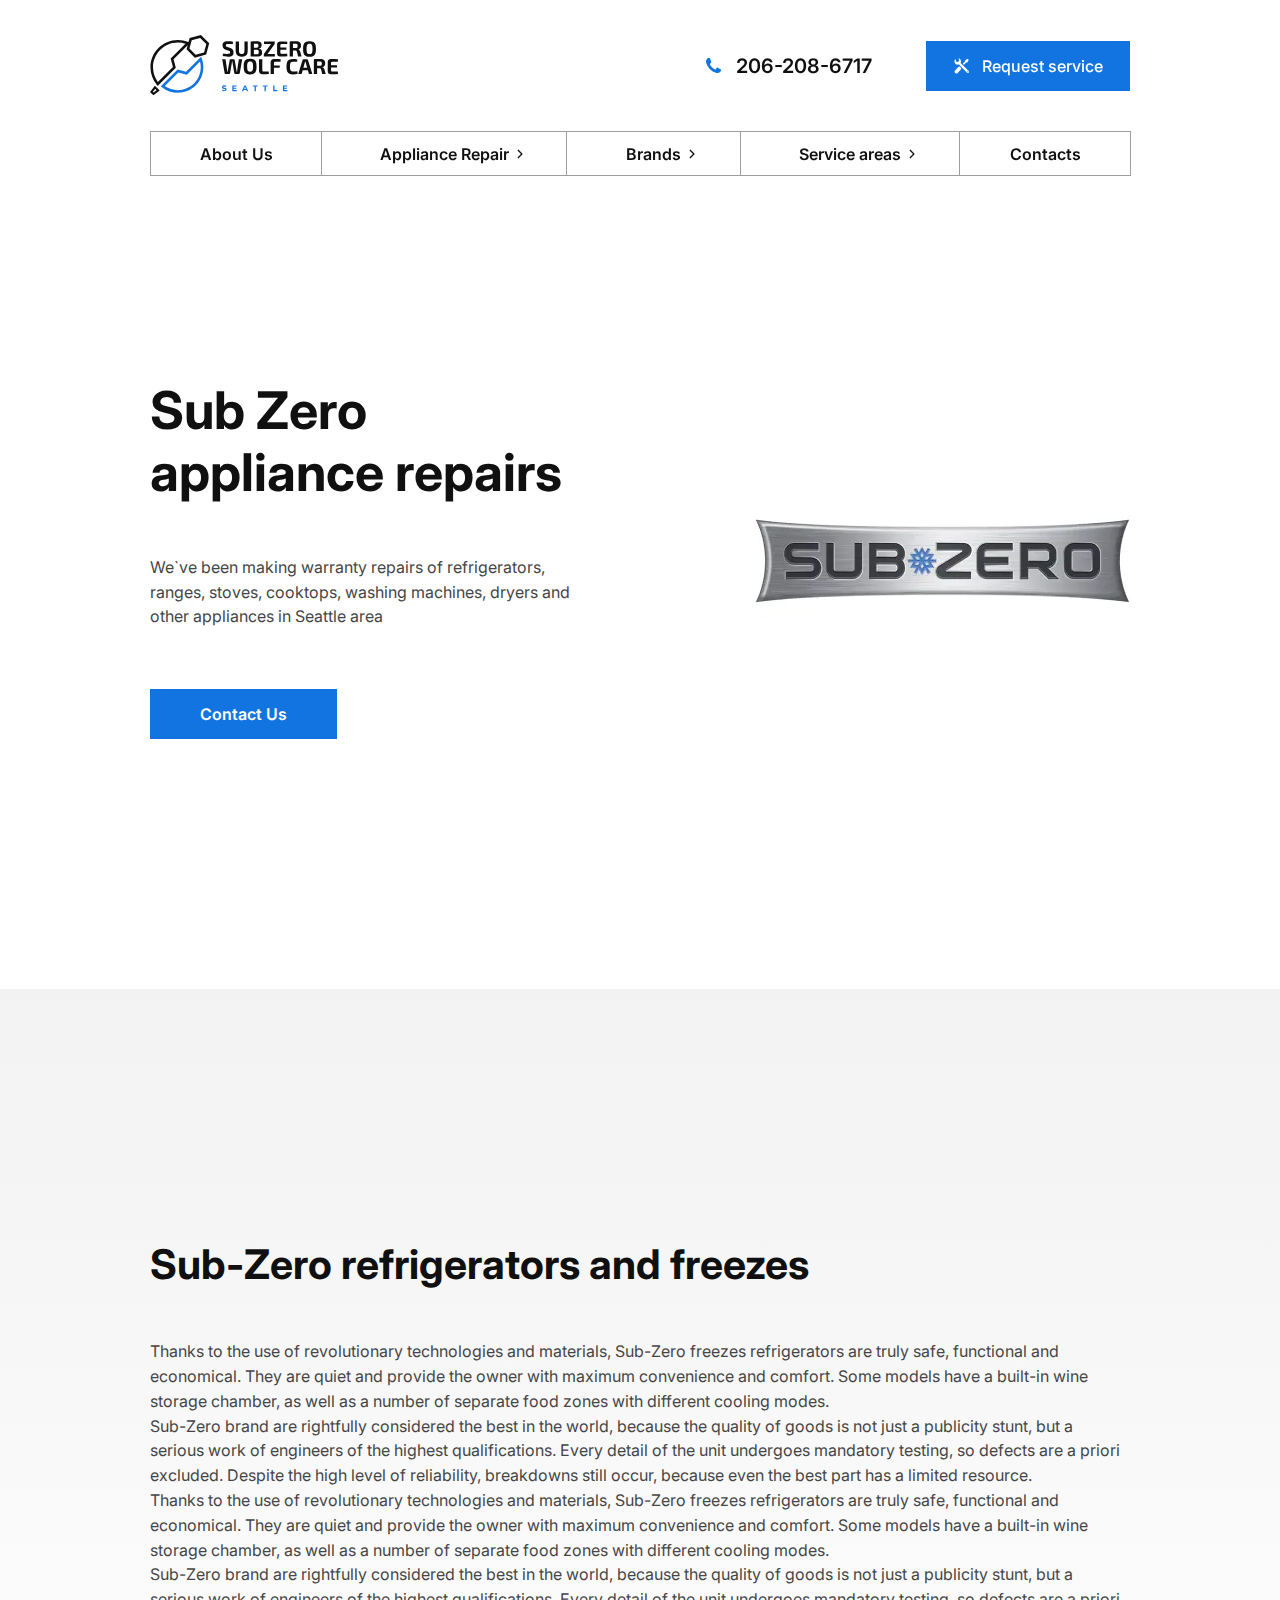
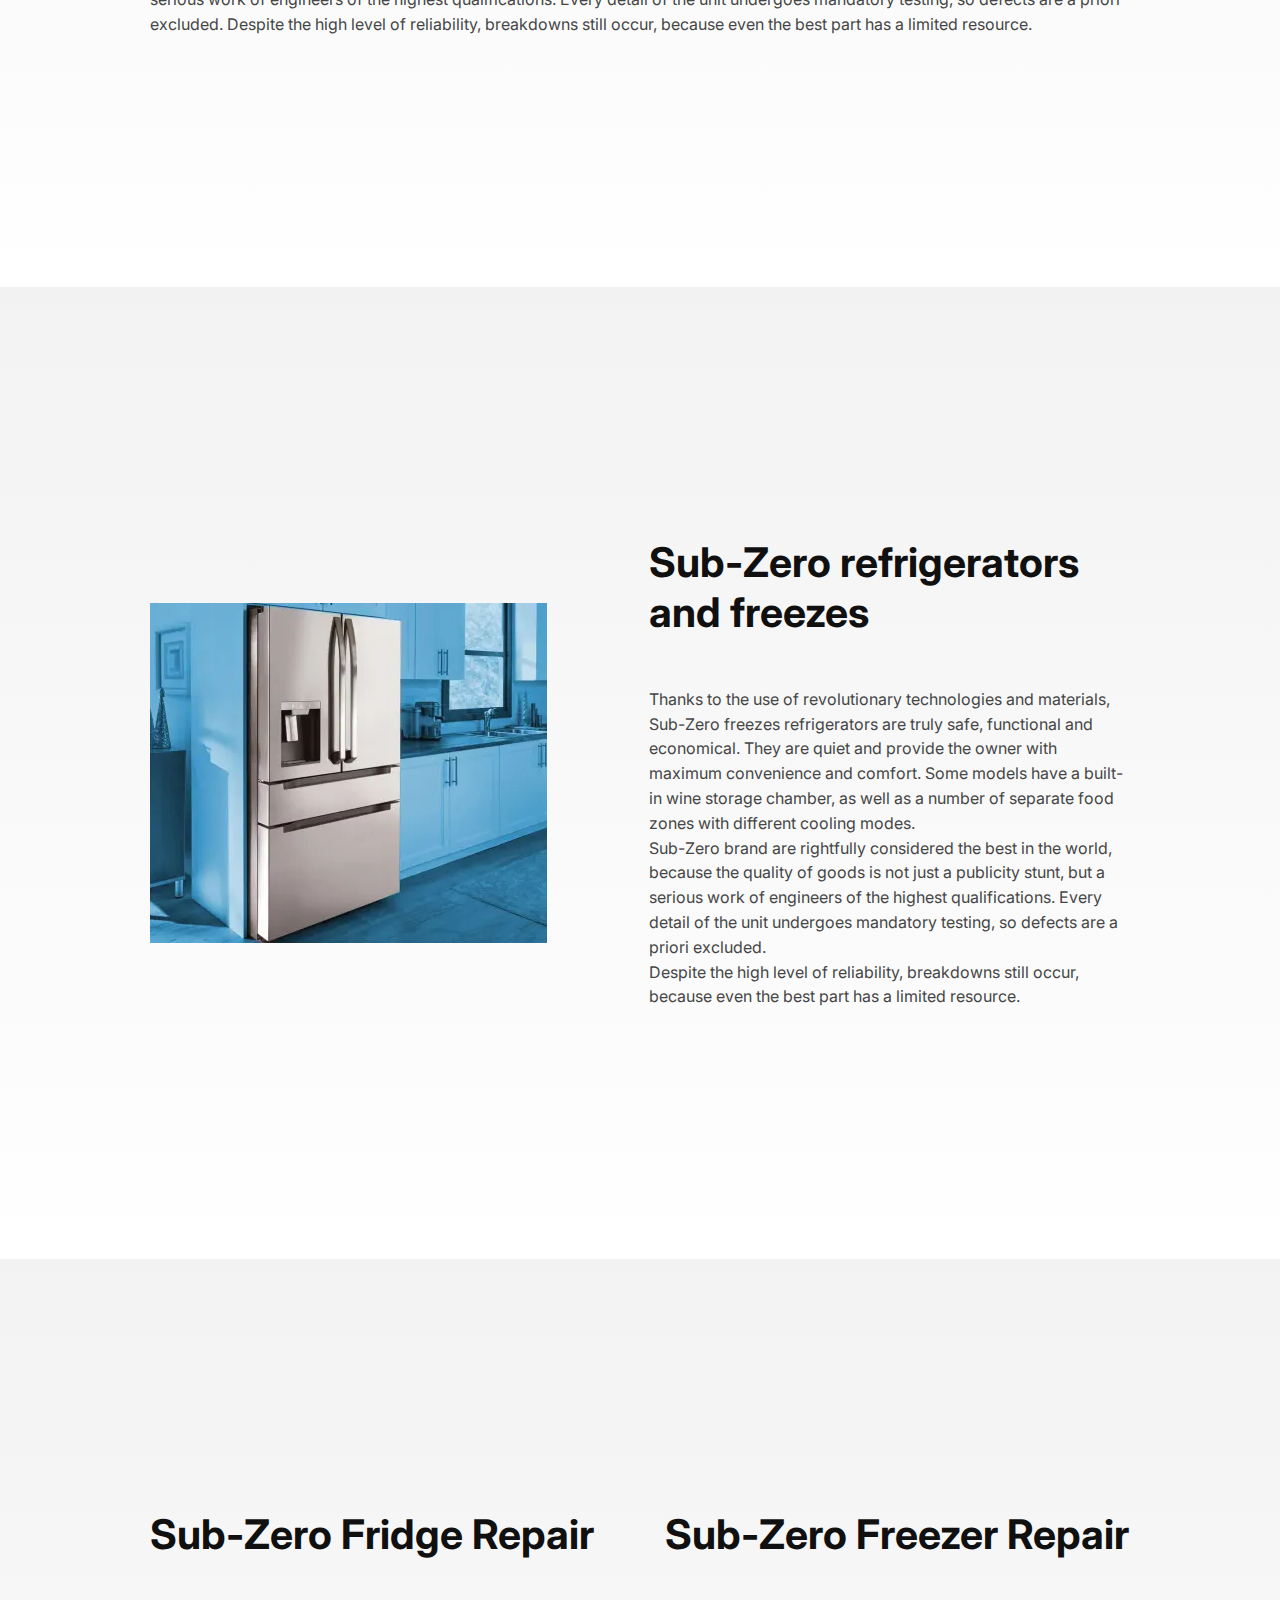
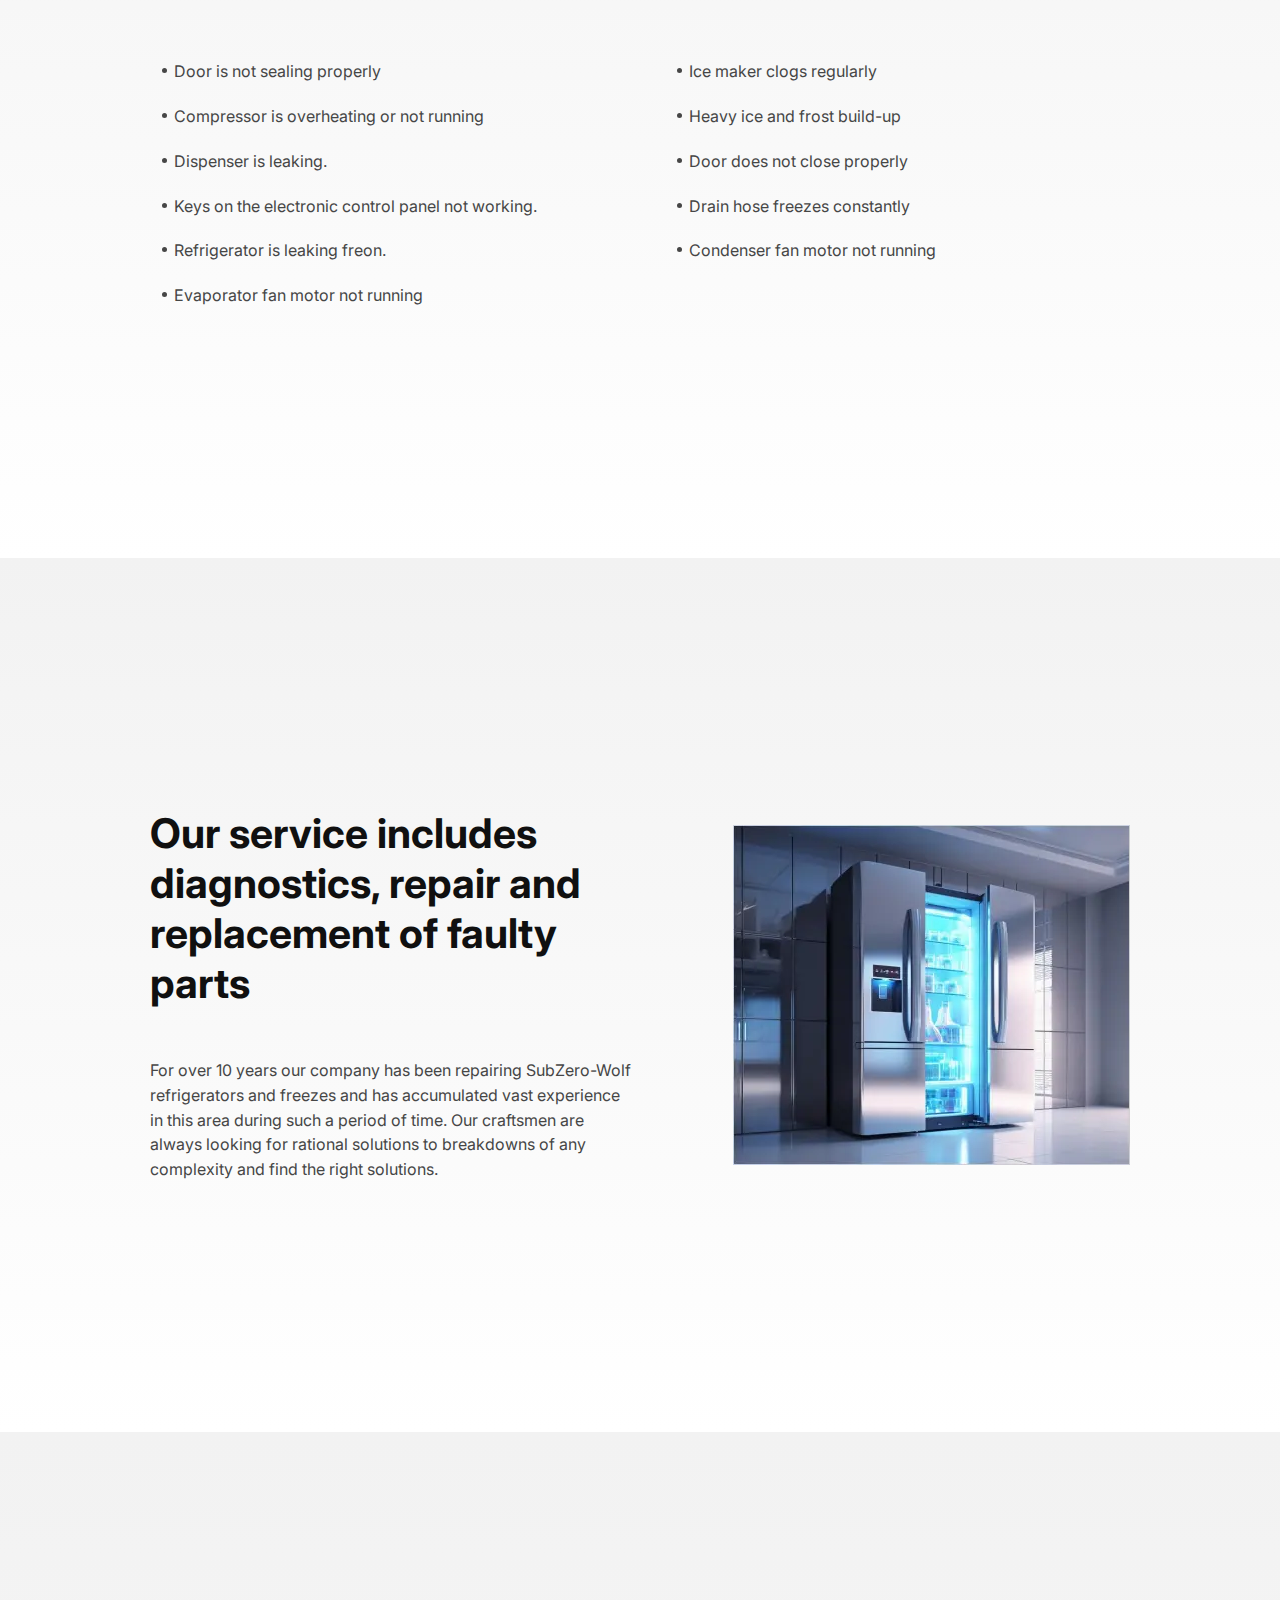
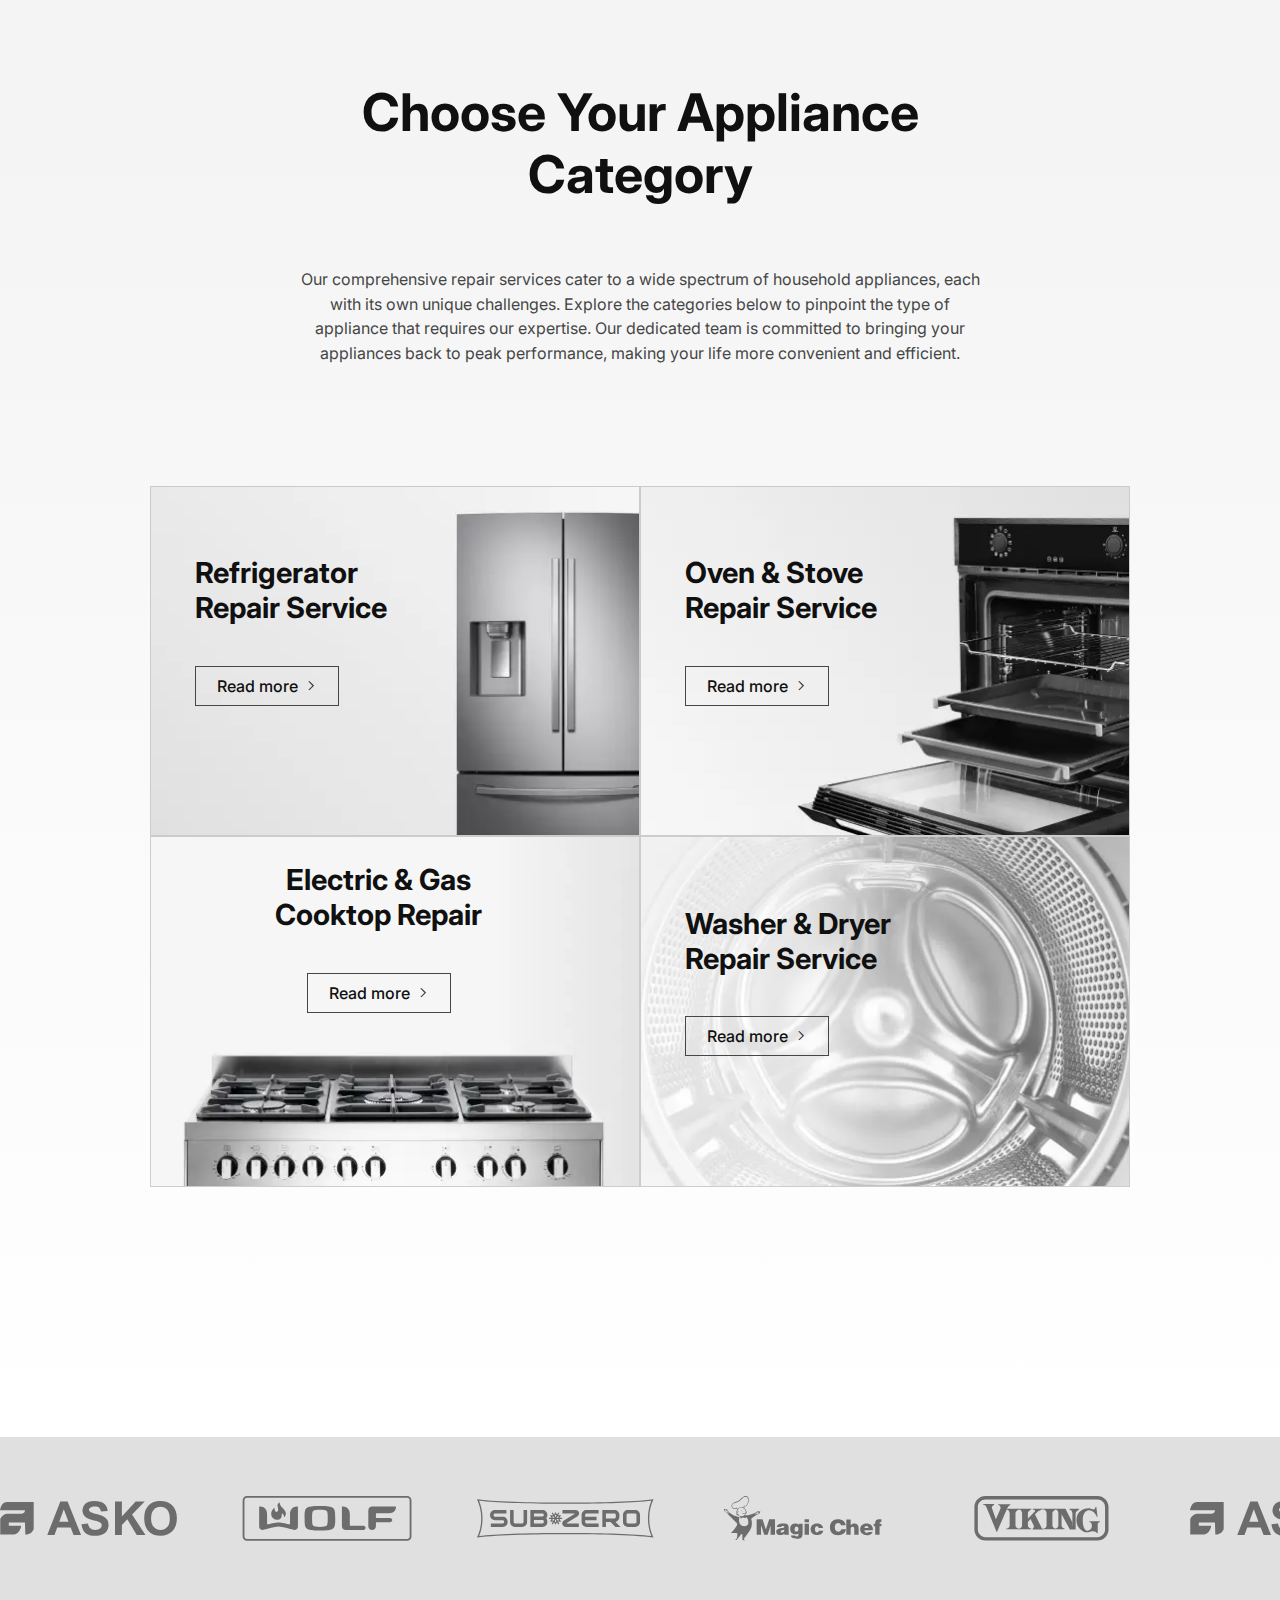
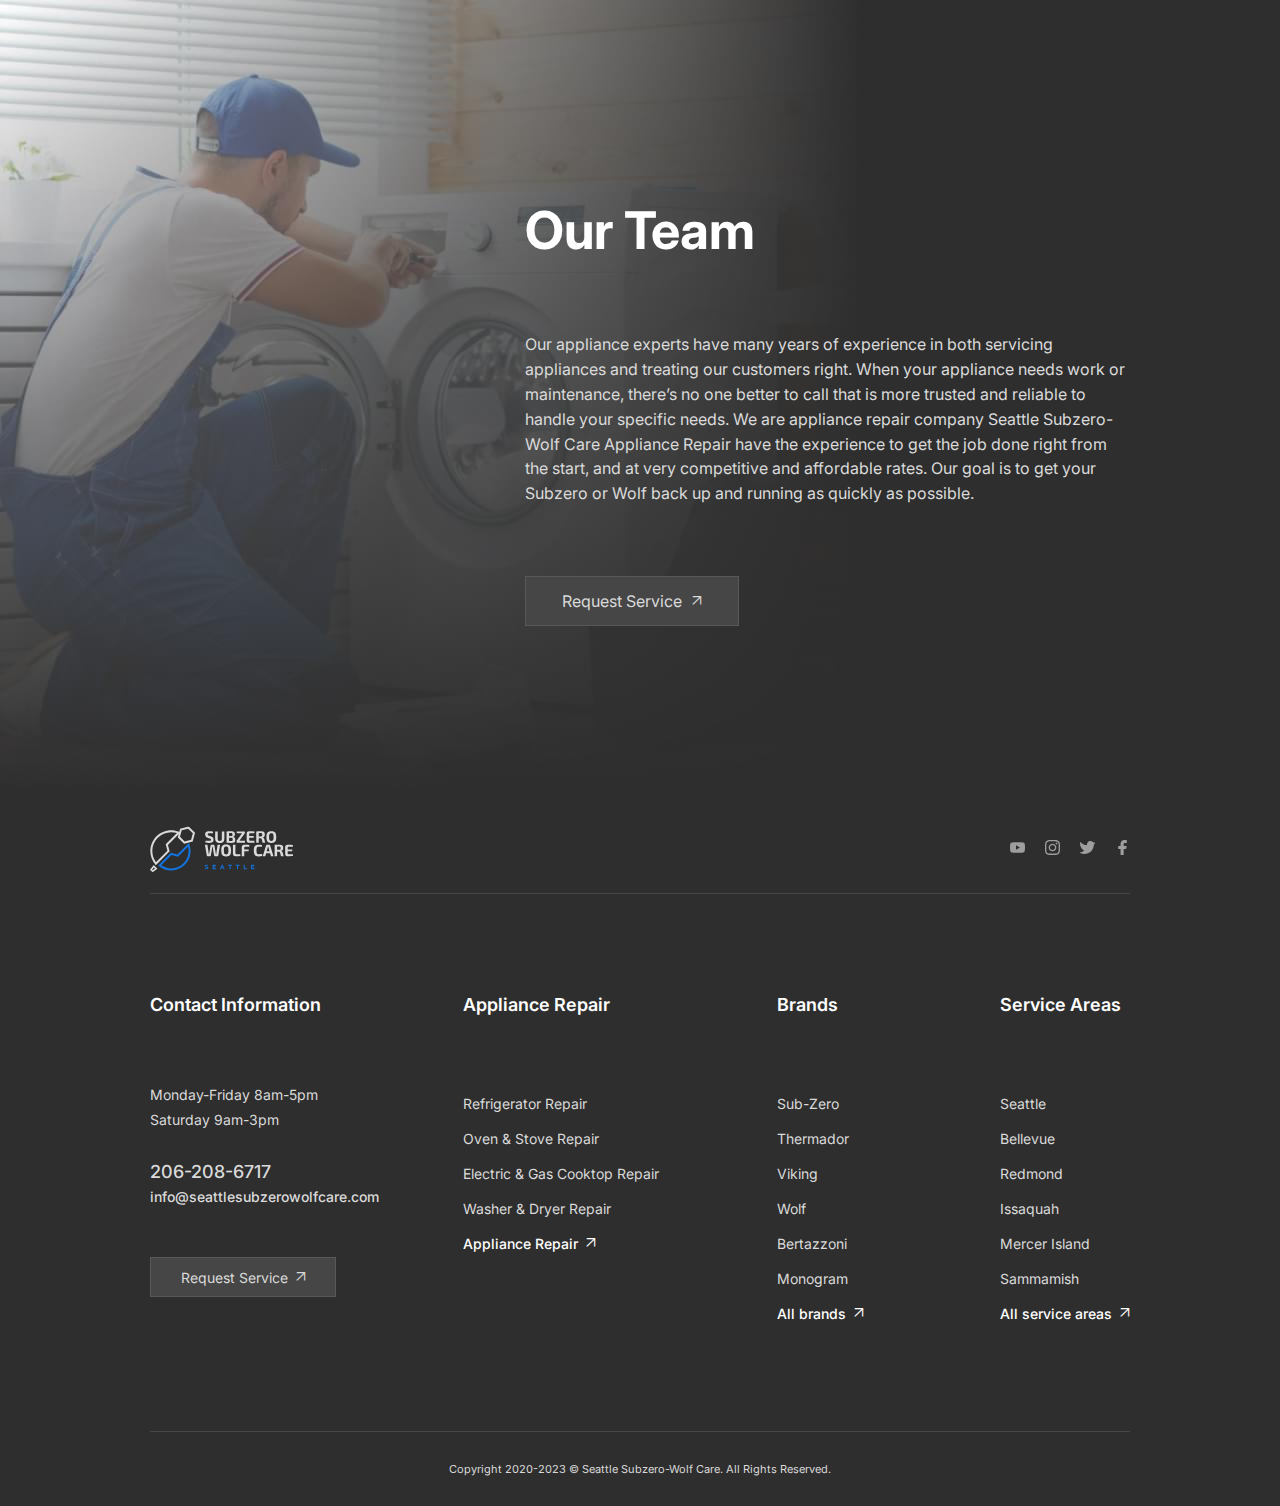
<file: brands-single.html>
<!DOCTYPE html>
<html lang="en">
<head>
    <meta charset="UTF-8">
    <meta http-equiv="X-UA-Compatible" content="IE=edge">
    <meta name="viewport" content="width=device-width, initial-scale=1.0">
    <link rel="stylesheet" href="css/style.min.css?_v=20240306152922">
    <title></title>
</head>

<body>
  <div class="wrapper">
    <header class="header lock-padding">
  <div class="header__container">
    <div class="header__wrapper">
      <div class="header__top">
        <a class="header__logo header-logo" href="index.html">
          <img src="img/header-logo.svg" alt="Logotype">
        </a>
        <a class="header__phone _icon-phone" href="tel:2062086717" data-da=".menu__body,768,1">206-208-6717</a>
        <a class="header__service-btn _icon-service popup-link" href="#popup-request"
          data-da=".menu__body,768,2">Request service</a>
        <button type="button" class="icon-menu">
          <span></span>
        </button>
      </div>

      <!-- <div class="header__catalog catalog-header menu">
        <nav class="catalog-header__menu menu-catalog">
          <ul class="menu-catalog__list">
            <li class="menu-catalog__item"><a class="menu-catalog__link" href="#">About Us</a></li>
            <li class="menu-catalog__item"><button class="menu-catalog__link" data-parent="1">Appliance Repair</button>
            </li>
            <li class="menu-catalog__item"><button class="menu-catalog__link" data-parent="2">Brands</button></li>
            <li class="menu-catalog__item"><button class="menu-catalog__link" data-parent="3">Service areas</button>
            </li>
            <li class="menu-catalog__item"><a class="menu-catalog__link" href="#">Contacts</a></li>
          </ul>
          <div class="menu-catalog__sub-menu sub-menu-catalog">
            <button class="sub-menu-catalog__back _icon-back" type="button">Back</button>
            <div class="sub-menu-catalog__block sub-menu-catalog__block_1" hidden data-submenu="1">
              <ul class="sub-menu-catalog__list sub-menu-catalog__list_icon">
                <li class="sub-menu-catalog__item"><a class="sub-menu-catalog__link" href="#">Refrigerator Repair</a>
                </li>
                <li class="sub-menu-catalog__item"><a class="sub-menu-catalog__link" href="#">Oven & Stove
                    Repair</a>
                </li>
                <li class="sub-menu-catalog__item"><a class="sub-menu-catalog__link" href="#">Electric/Gas
                    Cooktop</a>
                </li>
                <li class="sub-menu-catalog__item"><a class="sub-menu-catalog__link" href="#">Washer/Dryer
                    Repair</a>
                </li>
              </ul>
            </div>
            <div class="sub-menu-catalog__block" hidden data-submenu="2">
              <ul class="sub-menu-catalog__list">
                <li class="sub-menu-catalog__item"><a class="sub-menu-catalog__link" href="#">Speed Queen Laundry</a>
                </li>
                <li class="sub-menu-catalog__item"><a class="sub-menu-catalog__link" href="#">Sub-Zero</a></li>
                <li class="sub-menu-catalog__item"><a class="sub-menu-catalog__link" href="#">Thermador</a></li>
                <li class="sub-menu-catalog__item"><a class="sub-menu-catalog__link" href="#">Thor Kitchen</a></li>
                <li class="sub-menu-catalog__item"><a class="sub-menu-catalog__link" href="#">True</a></li>
                <li class="sub-menu-catalog__item"><a class="sub-menu-catalog__link" href="#">U-Line</a></li>
                <li class="sub-menu-catalog__item"><a class="sub-menu-catalog__link" href="#">Ultraline</a></li>
                <li class="sub-menu-catalog__item"><a class="sub-menu-catalog__link" href="#">Unique</a></li>
              </ul>
              <ul class="sub-menu-catalog__list">
                <li class="sub-menu-catalog__item"><a class="sub-menu-catalog__link" href="#">Viking</a></li>
                <li class="sub-menu-catalog__item"><a class="sub-menu-catalog__link" href="#">Venmar Range Hoods</a>
                </li>
                <li class="sub-menu-catalog__item"><a class="sub-menu-catalog__link" href="#">Vent-A-Hood</a></li>
                <li class="sub-menu-catalog__item"><a class="sub-menu-catalog__link" href="#">Wascomat
                    Flex-O-Matic</a></li>
                <li class="sub-menu-catalog__item"><a class="sub-menu-catalog__link" href="#">Whirlpool</a></li>
                <li class="sub-menu-catalog__item"><a class="sub-menu-catalog__link" href="#">Wolf</a></li>
                <li class="sub-menu-catalog__item"><a class="sub-menu-catalog__link" href="#">5 Star</a></li>
                <li class="sub-menu-catalog__item"><a class="sub-menu-catalog__link" href="#">Admiral</a></li>
              </ul>
              <ul class="sub-menu-catalog__list">
                <li class="sub-menu-catalog__item"><a class="sub-menu-catalog__link" href="#">Aga Ranges</a></li>
                <li class="sub-menu-catalog__item"><a class="sub-menu-catalog__link" href="#">AEG</a></li>
                <li class="sub-menu-catalog__item"><a class="sub-menu-catalog__link" href="#">Amana</a></li>
                <li class="sub-menu-catalog__item"><a class="sub-menu-catalog__link" href="#">Ariston</a></li>
                <li class="sub-menu-catalog__item"><a class="sub-menu-catalog__link" href="#">Asko</a></li>
                <li class="sub-menu-catalog__item"><a class="sub-menu-catalog__link" href="#">Avantgarde</a></li>
                <li class="sub-menu-catalog__item"><a class="sub-menu-catalog__link" href="#">Avanti</a></li>
                <li class="sub-menu-catalog__item"><a class="sub-menu-catalog__link" href="#">Azure</a></li>
              </ul>
              <ul class="sub-menu-catalog__list">
                <li class="sub-menu-catalog__item"><a class="sub-menu-catalog__link" href="#">Beaumark</a></li>
                <li class="sub-menu-catalog__item"><a class="sub-menu-catalog__link" href="#">Bertazzoni</a></li>
                <li class="sub-menu-catalog__item"><a class="sub-menu-catalog__link" href="#">Best Range Hoods</a>
                </li>
                <li class="sub-menu-catalog__item"><a class="sub-menu-catalog__link" href="#">Blomberg</a></li>
                <li class="sub-menu-catalog__item"><a class="sub-menu-catalog__link" href="#">Blue star</a></li>
                <li class="sub-menu-catalog__item"><a class="sub-menu-catalog__link" href="#">LG</a></li>
                <li class="sub-menu-catalog__item"><a class="sub-menu-catalog__link" href="#">Liebherr</a></li>
                <li class="sub-menu-catalog__item sub-menu-catalog__item_more"><a class="sub-menu-catalog__link"
                    href="#">More brands</a></li>
              </ul>
            </div>
            <div class="sub-menu-catalog__block" hidden data-submenu="3">
              <ul class="sub-menu-catalog__list">
                <li class="sub-menu-catalog__item"><a class="sub-menu-catalog__link" href="#">Alderwood Manor</a>
                </li>
                <li class="sub-menu-catalog__item"><a class="sub-menu-catalog__link" href="#">Auburn</a>
                </li>
                <li class="sub-menu-catalog__item"><a class="sub-menu-catalog__link" href="#">Ames Lake</a></li>
                <li class="sub-menu-catalog__item"><a class="sub-menu-catalog__link" href="#">Beaux Arts Village</a>
                </li>
                <li class="sub-menu-catalog__item"><a class="sub-menu-catalog__link" href="#">Bellevue</a></li>
                <li class="sub-menu-catalog__item"><a class="sub-menu-catalog__link" href="#">Bothell</a>
                </li>
                <li class="sub-menu-catalog__item"><a class="sub-menu-catalog__link" href="#">Boulevard Park</a>
                </li>
                <li class="sub-menu-catalog__item"><a class="sub-menu-catalog__link" href="#">Bonney Lake</a></li>
              </ul>
              <ul class="sub-menu-catalog__list">
                <li class="sub-menu-catalog__item"><a class="sub-menu-catalog__link" href="#">Brier</a></li>
                <li class="sub-menu-catalog__item"><a class="sub-menu-catalog__link" href="#">Bryn Mawr-Skyway</a></li>
                <li class="sub-menu-catalog__item"><a class="sub-menu-catalog__link" href="#">Burien</a></li>
                <li class="sub-menu-catalog__item"><a class="sub-menu-catalog__link" href="#">Carnation</a></li>
                <li class="sub-menu-catalog__item"><a class="sub-menu-catalog__link" href="#">Cathcart</a></li>
                <li class="sub-menu-catalog__item"><a class="sub-menu-catalog__link" href="#">Clyde Hill</a></li>
                <li class="sub-menu-catalog__item"><a class="sub-menu-catalog__link" href="#">Cottage Lake</a></li>
                <li class="sub-menu-catalog__item"><a class="sub-menu-catalog__link" href="#">Covington</a></li>
              </ul>
              <ul class="sub-menu-catalog__list">
                <li class="sub-menu-catalog__item"><a class="sub-menu-catalog__link" href="#">Des Moines</a></li>
                <li class="sub-menu-catalog__item"><a class="sub-menu-catalog__link" href="#">Duvall</a></li>
                <li class="sub-menu-catalog__item"><a class="sub-menu-catalog__link" href="#">Echo Lake</a></li>
                <li class="sub-menu-catalog__item"><a class="sub-menu-catalog__link" href="#">Edmonds</a></li>
                <li class="sub-menu-catalog__item"><a class="sub-menu-catalog__link" href="#">Edgewood</a></li>
                <li class="sub-menu-catalog__item"><a class="sub-menu-catalog__link" href="#">Everett</a></li>
                <li class="sub-menu-catalog__item"><a class="sub-menu-catalog__link" href="#">Fairwood</a></li>
                <li class="sub-menu-catalog__item"><a class="sub-menu-catalog__link" href="#">Fall City</a></li>
              </ul>
              <ul class="sub-menu-catalog__list">
                <li class="sub-menu-catalog__item"><a class="sub-menu-catalog__link" href="#">Garcia</a></li>
                <li class="sub-menu-catalog__item"><a class="sub-menu-catalog__link" href="#">Hobart</a></li>
                <li class="sub-menu-catalog__item"><a class="sub-menu-catalog__link" href="#">Hunts Point</a></li>
                <li class="sub-menu-catalog__item"><a class="sub-menu-catalog__link" href="#">Issaquah</a></li>
                <li class="sub-menu-catalog__item"><a class="sub-menu-catalog__link" href="#">Kenmore</a></li>
                <li class="sub-menu-catalog__item"><a class="sub-menu-catalog__link" href="#">Kent</a></li>
                <li class="sub-menu-catalog__item"><a class="sub-menu-catalog__link" href="#">Kirkland</a></li>
                <li class="sub-menu-catalog__item sub-menu-catalog__item_more"><a class="sub-menu-catalog__link"
                    href="#">More brands</a></li>
              </ul>
            </div>
          </div>
        </nav>

      </div> -->

      <div class="header__menu menu">



        <!-- <nav class="menu__body">
          <ul class="menu__list">
            <li class="menu__item _active">
              <a href="index.html">About Us</a>
            </li>
            <li class="menu__item">
              <div class="menu__spollers spollers-menu" data-spollers>
                <div class="spollers-menu__item">
                  <button class="spollers-menu__title _icon-arrow-spol" type="button" data-spoller>Appliance
                    Repair</button>
                  <div class="spollers-menu__body">
                    <ul class="menu__sub-list">
                      <li class="menu__sub-item">
                        <a class="menu__sub-link" href="refrigerator-repair.html">Refrigerator Repair</a>
                      </li>
                      <li class="menu__sub-item">
                        <a class="menu__sub-link" href="oven-repair.html">Oven & Stove Repair</a>
                      </li>
                      <li class="menu__sub-item">
                        <a class="menu__sub-link" href="gas-repair.html">Electric/Gas Cooktop</a>
                      </li>
                      <li class="menu__sub-item">
                        <a class="menu__sub-link" href="washer-repair.html">Washer/Dryer Repair</a>
                      </li>
                      <li class="menu__sub-item">
                        <a class="menu__sub-link" href="appliance-repair.html">Appliance Repair</a>
                      </li>
                    </ul>
                  </div>
                </div>
              </div>
            </li>
            <li class="menu__item">
              <div class="menu__spollers spollers-menu" data-spollers>
                <div class="spollers-menu__item">
                  <button class="spollers-menu__title _icon-arrow-spol" type="button" data-spoller>Brands</button>
                  <div class="spollers-menu__body">
                    <ul class="menu__sub-list">
                      <li class="menu__sub-item">
                        <a class="menu__sub-link" href="brands-single.html">Sub-Zero</a>
                      </li>
                      <li class="menu__sub-item">
                        <a class="menu__sub-link" href="#">Thermador</a>
                      </li>
                      <li class="menu__sub-item">
                        <a class="menu__sub-link" href="#">Viking</a>
                      </li>
                      <li class="menu__sub-item">
                        <a class="menu__sub-link" href="#">Wolf</a>
                      </li>
                      <li class="menu__sub-item">
                        <a class="menu__sub-link" href="#">Bertazzoni</a>
                      </li>
                      <li class="menu__sub-item">
                        <a class="menu__sub-link" href="#">Monogram</a>
                      </li>
                      <li class="menu__sub-item">
                        <a class="menu__sub-link" href="#">Dacor</a>
                      </li>
                      <li class="menu__sub-item">
                        <a class="menu__sub-link" href="brands.html">More brands</a>
                      </li>
                    </ul>
                  </div>
                </div>
              </div>

            </li>
            <li class="menu__item">
              <div class="menu__spollers spollers-menu" data-spollers>
                <div class="spollers-menu__item">
                  <button class="spollers-menu__title _icon-arrow-spol" type="button" data-spoller>Service
                    areas</button>
                  <div class="spollers-menu__body">
                    <ul class="menu__sub-list">
                      <li class="menu__sub-item">
                        <a class="menu__sub-link" href="areas-single.html">Seattle</a>
                      </li>
                      <li class="menu__sub-item">
                        <a class="menu__sub-link" href="#">Bellevue</a>
                      </li>
                      <li class="menu__sub-item">
                        <a class="menu__sub-link" href="#">Redmond</a>
                      </li>
                      <li class="menu__sub-item">
                        <a class="menu__sub-link" href="#">Issaquah</a>
                      </li>
                      <li class="menu__sub-item">
                        <a class="menu__sub-link" href="#">Mercer Island</a>
                      </li>
                      <li class="menu__sub-item">
                        <a class="menu__sub-link" href="#">Sammamish</a>
                      </li>
                      <li class="menu__sub-item">
                        <a class="menu__sub-link" href="#">Kirkland</a>
                      </li>
                      <li class="menu__sub-item">
                        <a class="menu__sub-link" href="areas.html">More areas</a>
                      </li>
                    </ul>
                  </div>
                </div>
              </div>

            </li>
            <li class="menu__item"><a href="contacts.html">Contacts</a></li>
          </ul>
        </nav> -->

        <nav class="menu__body">
          <ul class="menu__list" data-spollers>
            <li class="menu__item"><a href="#">About Us</a></li>
            <li class="menu__item">
              <button data-spoller>Appliance Repair</button>
              <div class="menu__sub-body">
                <ul class="menu__sub-list">
                  <li class="menu__sub-item"><a class="menu__sub-link" href="#">Refrigerator Repair</a></li>
                  <li class="menu__sub-item"><a class="menu__sub-link" href="#">Oven & Stove Repair</a></li>
                  <li class="menu__sub-item"><a class="menu__sub-link" href="#">Electric/Gas Cooktop</a></li>
                  <li class="menu__sub-item"><a class="menu__sub-link" href="#">Washer/Dryer Repair</a></li>
                </ul>
              </div>

            </li>
            <li class="menu__item">
              <button data-spoller>Brands</button>
              <div class="menu__sub-body">
                <div class="menu__sub-inner">
                  <ul class="menu__sub-list">
                    <li class="menu__sub-item"><a class="menu__sub-link" href="#">Speed Queen Laundry</a></li>
                    <li class="menu__sub-item"><a class="menu__sub-link" href="#">Sub-Zero</a></li>
                    <li class="menu__sub-item"><a class="menu__sub-link" href="#">Thermador</a></li>
                    <li class="menu__sub-item"><a class="menu__sub-link" href="#">Thor Kitchen</a></li>
                    <li class="menu__sub-item"><a class="menu__sub-link" href="#">True</a></li>
                    <li class="menu__sub-item"><a class="menu__sub-link" href="#">U-Line</a></li>
                    <li class="menu__sub-item"><a class="menu__sub-link" href="#">Ultraline</a></li>
                    <li class="menu__sub-item"><a class="menu__sub-link" href="#">Unique</a></li>
                  </ul>
                  <ul class="menu__sub-list">
                    <li class="menu__sub-item"><a class="menu__sub-link" href="#">Viking</a></li>
                    <li class="menu__sub-item"><a class="menu__sub-link" href="#">Venmar Range Hoods</a></li>
                    <li class="menu__sub-item"><a class="menu__sub-link" href="#">Vent-A-Hood</a></li>
                    <li class="menu__sub-item"><a class="menu__sub-link" href="#">Wascomat Flex-O-Matic</a></li>
                    <li class="menu__sub-item"><a class="menu__sub-link" href="#">Whirlpool</a></li>
                    <li class="menu__sub-item"><a class="menu__sub-link" href="#">Wolf</a></li>
                    <li class="menu__sub-item"><a class="menu__sub-link" href="#">5 Star</a></li>
                    <li class="menu__sub-item"><a class="menu__sub-link" href="#">Admiral</a></li>
                  </ul>
                  <ul class="menu__sub-list">
                    <li class="menu__sub-item"><a class="menu__sub-link" href="#">Aga Ranges</a></li>
                    <li class="menu__sub-item"><a class="menu__sub-link" href="#">AEG</a></li>
                    <li class="menu__sub-item"><a class="menu__sub-link" href="#">Amana</a></li>
                    <li class="menu__sub-item"><a class="menu__sub-link" href="#">Ariston</a></li>
                    <li class="menu__sub-item"><a class="menu__sub-link" href="#">Asko</a></li>
                    <li class="menu__sub-item"><a class="menu__sub-link" href="#">Avantgarde</a></li>
                    <li class="menu__sub-item"><a class="menu__sub-link" href="#">Avanti</a></li>
                    <li class="menu__sub-item"><a class="menu__sub-link" href="#">Azure</a></li>
                  </ul>
                  <ul class="menu__sub-list">
                    <li class="menu__sub-item"><a class="menu__sub-link" href="#">Beaumark</a></li>
                    <li class="menu__sub-item"><a class="menu__sub-link" href="#">Bertazzoni</a></li>
                    <li class="menu__sub-item"><a class="menu__sub-link" href="#">Best Range Hoods</a></li>
                    <li class="menu__sub-item"><a class="menu__sub-link" href="#">Blomberg</a></li>
                    <li class="menu__sub-item"><a class="menu__sub-link" href="#">Blue star</a></li>
                    <li class="menu__sub-item"><a class="menu__sub-link" href="#">LG</a></li>
                    <li class="menu__sub-item"><a class="menu__sub-link" href="#">Liebherr</a></li>
                    <li class="menu__sub-item"><a class="menu__sub-link" href="#">More brands</a></li>
                  </ul>
                </div>

              </div>
            </li>
            <li class="menu__item">
              <button data-spoller>Service areas</button>
              <div class="menu__sub-body">
                <div class="menu__sub-inner">
                  <ul class="menu__sub-list">
                    <li class="menu__sub-item"><a class="menu__sub-link" href="#">Alderwood Manor</a></li>
                    <li class="menu__sub-item"><a class="menu__sub-link" href="#">Auburn</a></li>
                    <li class="menu__sub-item"><a class="menu__sub-link" href="#">Ames Lake</a></li>
                    <li class="menu__sub-item"><a class="menu__sub-link" href="#">Beaux Arts Village</a></li>
                    <li class="menu__sub-item"><a class="menu__sub-link" href="#">Bellevue</a></li>
                    <li class="menu__sub-item"><a class="menu__sub-link" href="#">Bothell</a></li>
                    <li class="menu__sub-item"><a class="menu__sub-link" href="#">Boulevard Park</a></li>
                    <li class="menu__sub-item"><a class="menu__sub-link" href="#">Bonney Lake</a></li>
                  </ul>
                  <ul class="menu__sub-list">
                    <li class="menu__sub-item"><a class="menu__sub-link" href="#">Brier</a></li>
                    <li class="menu__sub-item"><a class="menu__sub-link" href="#">Bryn Mawr-Skyway</a></li>
                    <li class="menu__sub-item"><a class="menu__sub-link" href="#">Burien</a></li>
                    <li class="menu__sub-item"><a class="menu__sub-link" href="#">Carnation</a></li>
                    <li class="menu__sub-item"><a class="menu__sub-link" href="#">Cathcart</a></li>
                    <li class="menu__sub-item"><a class="menu__sub-link" href="#">Clyde Hill</a></li>
                    <li class="menu__sub-item"><a class="menu__sub-link" href="#">Cottage Lake</a></li>
                    <li class="menu__sub-item"><a class="menu__sub-link" href="#">Covington</a></li>
                  </ul>
                  <ul class="menu__sub-list">
                    <li class="menu__sub-item"><a class="menu__sub-link" href="#">Des Moines</a></li>
                    <li class="menu__sub-item"><a class="menu__sub-link" href="#">Duvall</a></li>
                    <li class="menu__sub-item"><a class="menu__sub-link" href="#">Echo Lake</a></li>
                    <li class="menu__sub-item"><a class="menu__sub-link" href="#">Edmonds</a></li>
                    <li class="menu__sub-item"><a class="menu__sub-link" href="#">Edgewood</a></li>
                    <li class="menu__sub-item"><a class="menu__sub-link" href="#">Everett</a></li>
                    <li class="menu__sub-item"><a class="menu__sub-link" href="#">Fairwood</a></li>
                    <li class="menu__sub-item"><a class="menu__sub-link" href="#">Fall City</a></li>
                  </ul>
                  <ul class="menu__sub-list">
                    <li class="menu__sub-item"><a class="menu__sub-link" href="#">Garcia</a></li>
                    <li class="menu__sub-item"><a class="menu__sub-link" href="#">Hobart</a></li>
                    <li class="menu__sub-item"><a class="menu__sub-link" href="#">Hunts Point</a></li>
                    <li class="menu__sub-item"><a class="menu__sub-link" href="#">Issaquah</a></li>
                    <li class="menu__sub-item"><a class="menu__sub-link" href="#">Kenmore</a></li>
                    <li class="menu__sub-item"><a class="menu__sub-link" href="#">Kent</a></li>
                    <li class="menu__sub-item"><a class="menu__sub-link" href="#">Kirkland</a></li>
                    <li class="menu__sub-item"><a class="menu__sub-link" href="#">More areas</a></li>
                  </ul>
                </div>
              </div>


            </li>
            <li class="menu__item"><a href="#">Contacts</a></li>
          </ul>
        </nav>




      </div>
    </div>
  </div>






</header>
    <main class="page">
      <section class="page__single-top single-top">
        <div class="single-top__container">
          <div class="single-top__body">
            <div class="single-top__content single-item_1">
              <h1 class="single-top__title title">
                Sub Zero appliance repairs
              </h1>
              <div class="single-top__text">
                <p>
                  We`ve been making warranty repairs of refrigerators, ranges, stoves, cooktops, washing machines,
                  dryers
                  and other appliances in Seattle area
                </p>
              </div>
              <a class="main__btn" href="#">Contact Us</a>
            </div>
            <div class="single-top__images single-item_2">
              <picture><source srcset="img/single-top/01.webp" type="image/webp"><img src="img/single-top/01.png" alt="Brends Logo"></picture>
            </div>
          </div>
        </div>
      </section>
      <section class="page__single-content single-content">
        <div class="single-content__container">
          <h2 class="single-content__title title-litle">
            Sub-Zero refrigerators and freezes
          </h2>
          <div class="single-content__text">
            <p>
              Thanks to the use of revolutionary technologies and materials, Sub-Zero freezes refrigerators are truly
              safe, functional and economical. They are quiet and provide the owner with maximum convenience and comfort.
              Some models have a built-in wine storage chamber, as well as a number of separate food zones with different
              cooling modes. <br> Sub-Zero brand are rightfully considered the best in the world, because the quality of goods
              is not just a publicity stunt, but a serious work of engineers of the highest qualifications. Every detail
              of the unit undergoes mandatory testing, so defects are a priori excluded. Despite the high level of
              reliability, breakdowns still occur, because even the best part has a limited resource. <br> Thanks to the use of
              revolutionary technologies and materials, Sub-Zero freezes refrigerators are truly safe, functional and
              economical. They are quiet and provide the owner with maximum convenience and comfort. Some models have a
              built-in wine storage chamber, as well as a number of separate food zones with different cooling modes.
              <br> Sub-Zero brand are rightfully considered the best in the world, because the quality of goods is not just a
              publicity stunt, but a serious work of engineers of the highest qualifications. Every detail of the unit
              undergoes mandatory testing, so defects are a priori excluded. Despite the high level of reliability,
              breakdowns still occur, because even the best part has a limited resource.
            </p>
          </div>
        </div>
      </section>
      <section class="page__single-block single-block">
        <div class="single-block__container">
          <div class="single-block__body">
            <div class="single-block__images-ibg">
              <picture><source srcset="img/single-block/01.webp" type="image/webp"><img src="img/single-block/01.jpg" alt="Pictures"></picture>
            </div>
            <div class="single-block__content">
              <h2 class="single-block__title title-litle">
                Sub-Zero refrigerators and freezes
              </h2>
              <div class="single-block__text">
                <p>
                  Thanks to the use of revolutionary technologies and materials, Sub-Zero freezes refrigerators are
                  truly safe, functional and economical. They are quiet and provide the owner with maximum convenience
                  and comfort. Some models have a built-in wine storage chamber, as well as a number of separate food
                  zones with different cooling modes. <br> Sub-Zero brand are rightfully considered the best in the
                  world, because the quality of goods is not just a publicity stunt, but a serious work of engineers of
                  the highest qualifications. Every detail of the unit undergoes mandatory testing, so defects are a
                  priori excluded. <br> Despite the high level of reliability, breakdowns still occur, because even the
                  best part has a limited resource.
                </p>
              </div>
            </div>
          </div>
        </div>
      </section>
      <section class="page__single-info single-info">
        <div class="single-info__container">
          <div class="single-info__body">
            <div class="single-info__column">
              <h2 class="single-info__title title-litle">Sub-Zero Fridge Repair</h2>
              <ul class="single-info__list">
                <li class="single-info__item">
                  Door is not sealing properly
                </li>
                <li class="single-info__item">
                  Compressor is overheating or not running
                </li>
                <li class="single-info__item">
                  Dispenser is leaking.
                </li>
                <li class="single-info__item">
                  Keys on the electronic control panel not working.
                </li>
                <li class="single-info__item">
                  Refrigerator is leaking freon.
                </li>
                <li class="single-info__item">
                  Evaporator fan motor not running
                </li>
              </ul>
            </div>
            <div class="single-info__column">
              <h2 class="single-info__title title-litle">Sub-Zero Freezer Repair</h2>
              <ul class="single-info__list">
                <li class="single-info__item">
                  Ice maker clogs regularly
                </li>
                <li class="single-info__item">
                  Heavy ice and frost build-up
                </li>
                <li class="single-info__item">
                  Door does not close properly
                </li>
                <li class="single-info__item">
                  Drain hose freezes constantly
                </li>
                <li class="single-info__item">
                  Condenser fan motor not running
                </li>
              </ul>
            </div>
          </div>
        </div>
      </section>
      <section class="page__single-block single-block">
        <div class="single-block__container">
          <div class="single-block__body">
            <div class="single-block__content">
              <h2 class="single-block__title title-litle">
                Our service includes diagnostics, repair and replacement of faulty parts
              </h2>
              <div class="single-block__text">
                <p>
                  For over 10 years our company has been repairing SubZero-Wolf refrigerators and freezes and has
                  accumulated vast experience in this area during such a period of time. Our craftsmen are always
                  looking for rational solutions to breakdowns of any complexity and find the right solutions.
                </p>
              </div>
            </div>
            <div class="single-block__images-ibg">
              <picture><source srcset="img/single-block/02.webp" type="image/webp"><img src="img/single-block/02.jpg" alt="Pictures"></picture>
            </div>
          </div>
        </div>
      </section>
      <section class="page__category category">
        <div class="category__container">
          <div class="category__top">
            <h2 class="category__title title">
              Choose Your Appliance Category
            </h2>
            <div class="category__text">
              <p>
                Our comprehensive repair services cater to a wide spectrum of household appliances, each with its own
                unique challenges. Explore the categories below to pinpoint the type of appliance that requires our
                expertise. Our dedicated team is committed to bringing your appliances back to peak performance, making
                your life more convenient and efficient.
              </p>
            </div>
          </div>
          <div class="offer__items">
            <article class="offer__item item-repair">
              <div class="item-repair__images-ibg">
                <picture><source srcset="img/repair-item/01.webp" type="image/webp"><img src="img/repair-item/01.jpg" alt="Pictures"></picture>
              </div>
              <div class="item-repair__body">
                <h3 class="item-repair__title">
                  Refrigerator Repair Service
                </h3>
                <a class="item-repair__btn _icon-arrow-right" href="#">Read more</a>
              </div>
            </article>
            <article class="offer__item item-repair">
              <div class="item-repair__images-ibg">
                <picture><source srcset="img/repair-item/02.webp" type="image/webp"><img src="img/repair-item/02.jpg" alt="Pictures"></picture>
              </div>
              <div class="item-repair__body">
                <h3 class="item-repair__title">
                  Oven & Stove Repair Service
                </h3>
                <a class="item-repair__btn _icon-arrow-right" href="#">Read more</a>
              </div>
            </article>
            <article class="offer__item item-repair">
              <div class="item-repair__images-ibg">
                <picture><source srcset="img/repair-item/03.webp" type="image/webp"><img src="img/repair-item/03.jpg" alt="Pictures"></picture>
              </div>
              <div class="item-repair__body item-repair__body_3">
                <h3 class="item-repair__title">
                  Electric & Gas Cooktop Repair
                </h3>
                <a class="item-repair__btn item-repair__btn_3 _icon-arrow-right" href="#">Read more</a>
              </div>
            </article>
            <article class="offer__item item-repair">
              <div class="item-repair__images-ibg">
                <picture><source srcset="img/repair-item/04.webp" type="image/webp"><img src="img/repair-item/04.jpg" alt="Pictures"></picture>
              </div>
              <div class="item-repair__body">
                <h3 class="item-repair__title">
                  Washer & Dryer Repair Service
                </h3>
                <a class="item-repair__btn _icon-arrow-right" href="#">Read more</a>
              </div>
            </article>
          </div>
          <div class="offer__items-mob">
            <article class="offer__item-mob item-mob-repair">
              <div class="item-mob-repair__images-ibg">
                <picture><source srcset="img/repair-item/01-mob.webp" type="image/webp"><img src="img/repair-item/01-mob.jpg" alt="Pictures"></picture>
              </div>
              <div class="item-mob-repair__body">
                <h3 class="item-mob-repair__title">
                  Refrigerator Repair Service
                </h3>
                <a class="item-mob-repair__btn _icon-arrow-right" href="#">Read more</a>
              </div>
            </article>
            <article class="offer__item-mob item-mob-repair">
              <div class="item-mob-repair__images-ibg">
                <picture><source srcset="img/repair-item/02-mob.webp" type="image/webp"><img src="img/repair-item/02-mob.jpg" alt="Pictures"></picture>
              </div>
              <div class="item-mob-repair__body">
                <h3 class="item-mob-repair__title">
                  Oven & Stove Repair Service
                </h3>
                <a class="item-mob-repair__btn _icon-arrow-right" href="#">Read more</a>
              </div>
            </article>
            <article class="offer__item-mob item-mob-repair">
              <div class="item-mob-repair__images-ibg">
                <picture><source srcset="img/repair-item/03-mob.webp" type="image/webp"><img src="img/repair-item/03-mob.jpg" alt="Pictures"></picture>
              </div>
              <div class="item-mob-repair__body">
                <h3 class="item-mob-repair__title">
                  Electric & Gas Cooktop Repair
                </h3>
                <a class="item-mob-repair__btn _icon-arrow-right" href="#">Read more</a>
              </div>
            </article>
            <article class="offer__item-mob item-mob-repair">
              <div class="item-mob-repair__images-ibg">
                <picture><source srcset="img/repair-item/04-mob.webp" type="image/webp"><img src="img/repair-item/04-mob.jpg" alt="Pictures"></picture>
              </div>
              <div class="item-mob-repair__body item-mob-repair__body_4">
                <h3 class="item-mob-repair__title">
                  Washer & Dryer Repair Service
                </h3>
                <a class="item-mob-repair__btn _icon-arrow-right" href="#">Read more</a>
              </div>
            </article>
          </div>
        </div>
      </section>
      <section class="page__brands brands">

        <div class="slader__box box-brands">
          <div class="brands__slider swiper">
            <div class="brands__swiper swiper-wrapper">
              <div class="brands__slide swiper-slide">
                <article class="brands__item">
                  <img src="img/brands/01.svg" alt="Brand">
                </article>
              </div>
              <div class="brands__slide swiper-slide">
                <article class="brands__item">
                  <img src="img/brands/02.svg" alt="Brand">
                </article>
              </div>
              <div class="brands__slide swiper-slide">
                <article class="brands__item">
                  <img src="img/brands/03.svg" alt="Brand">
                </article>
              </div>
              <div class="brands__slide swiper-slide">
                <article class="brands__item">
                  <img src="img/brands/04.svg" alt="Brand">
                </article>
              </div>
              <div class="brands__slide swiper-slide">
                <article class="brands__item">
                  <img src="img/brands/05.svg" alt="Brand">
                </article>
              </div>
              <div class="brands__slide swiper-slide">
                <article class="brands__item">
                  <img src="img/brands/06.svg" alt="Brand">
                </article>
              </div>

              <div class="brands__slide swiper-slide">
                <article class="brands__item">
                  <img src="img/brands/02.svg" alt="Brand">
                </article>
              </div>
              <div class="brands__slide swiper-slide">
                <article class="brands__item">
                  <img src="img/brands/03.svg" alt="Brand">
                </article>
              </div>
              <div class="brands__slide swiper-slide">
                <article class="brands__item">
                  <img src="img/brands/04.svg" alt="Brand">
                </article>
              </div>
              <div class="brands__slide swiper-slide">
                <article class="brands__item">
                  <img src="img/brands/05.svg" alt="Brand">
                </article>
              </div>
              <div class="brands__slide swiper-slide">
                <article class="brands__item">
                  <img src="img/brands/06.svg" alt="Brand">
                </article>
              </div>
            </div>
          </div>
        </div>

      </section>
      <section class="page__team team" style="background-image: url(img/footer-bg.jpg)">
        <div class="team__container">
          <div class="team__body">
            <h2 class="team__title">Our Team</h2>
            <div class="team__text">
              <p>
                Our appliance experts have many years of experience in both servicing appliances and treating our
                customers right. When your appliance needs work or maintenance, there’s no one better to call that
                is more trusted and reliable to handle your specific needs. We are appliance repair company Seattle
                Subzero-Wolf Care Appliance Repair have the experience to get the job done right from the start, and
                at very competitive and affordable rates. Our goal is to get your Subzero or Wolf back up and
                running as quickly as possible.
              </p>
            </div>
            <a class="team__btn _icon-arrow-up" href="#">Request Service</a>
          </div>
        </div>
      </section>
    </main>
    <footer class="footer">
    <div class="footer__container">
        <div class="footer__top">
            <a class="footer__logo footer-logo" href="index.html">
                <img src="img/footer-logo.svg" alt="Logotype">
            </a>
            <ul class="footer__social social" data-da=".footer__container,479.98,2">
                <li class="social__item">
                    <a class="social__link" href="#">
                        <img src="img/social/01.svg" alt="Icon">
                    </a>
                </li>
                <li class="social__item">
                    <a class="social__link" href="#">
                        <img src="img/social/02.svg" alt="Icon">
                    </a>
                </li>
                <li class="social__item">
                    <a class="social__link" href="#">
                        <img src="img/social/03.svg" alt="Icon">
                    </a>
                </li>
                <li class="social__item">
                    <a class="social__link" href="#">
                        <img src="img/social/04.svg" alt="Icon">
                    </a>
                </li>
            </ul>
        </div>
        <div class="footer__body">
            <div class="footer__columns">

                <div class="column-footer__contact contact-column">
                    <h4 class="contact-column__title footer-title">Contact Information</h4>
                    <div class="contact-column__schedule">
                        <p>Monday-Friday 8am-5pm</p>
                        <p>Saturday 9am-3pm</p>
                    </div>
                    <a class="contact-column__phone" href="tel:2062086717">206-208-6717</a>
                    <a class="contact-column__email"
                        href="mailto:info@seattlesubzerowolfcare.com">info@seattlesubzerowolfcare.com</a>
                    <a class="contact-column__btn _icon-arrow-up" href="#">Request Service</a>
                </div>


                <div class="column-footer__repair repair-column">
                    <h4 class="repair-column__title footer-title">Appliance Repair</h4>
                    <ul class="repair-column__list column__list">
                        <li class="repair-column__item">
                            <a class="repair-column__link" href="refrigerator-repair.html">Refrigerator Repair</a>
                        </li>
                        <li class="repair-column__item">
                            <a class="repair-column__link" href="oven-repair.html">Oven & Stove Repair</a>
                        </li>
                        <li class="repair-column__item">
                            <a class="repair-column__link" href="gas-repair.html">Electric & Gas Cooktop Repair</a>
                        </li>
                        <li class="repair-column__item">
                            <a class="repair-column__link" href="washer-repair.html">Washer & Dryer Repair</a>
                        </li>
                    </ul>
                    <a class="repair__btn footer__btn _icon-arrow-up" href="appliance-repair.html">Appliance Repair</a>
                </div>


                <div class="column-footer__brands brands-column">
                    <h4 class="brands-column__title footer-title">Brands</h4>
                    <ul class="brands-column__list column__list">
                        <li class="brands-column__item">
                            <a class="brands-column__link" href="brands-single.html">Sub-Zero</a>
                        </li>
                        <li class="brands-column__item">
                            <a class="brands-column__link" href="#">Thermador</a>
                        </li>
                        <li class="brands-column__item">
                            <a class="brands-column__link" href="#">Viking</a>
                        </li>
                        <li class="brands-column__item">
                            <a class="brands-column__link" href="#">Wolf</a>
                        </li>
                        <li class="brands-column__item">
                            <a class="brands-column__link" href="#">Bertazzoni</a>
                        </li>
                        <li class="brands-column__item">
                            <a class="brands-column__link" href="#">Monogram</a>
                        </li>
                    </ul>
                    <a class="brands__btn footer__btn _icon-arrow-up" href="brands.html">All brands</a>
                </div>


                <div class="column-footer__areas areas-column">
                    <h4 class="areas-column__title footer-title">Service Areas</h4>
                    <ul class="areas-column__list column__list">
                        <li class="areas-column__item">
                            <a class="areas-column__link" href="areas-single.html">Seattle</a>
                        </li>
                        <li class="areas-column__item">
                            <a class="areas-column__link" href="#">Bellevue</a>
                        </li>
                        <li class="areas-column__item">
                            <a class="areas-column__link" href="#">Redmond</a>
                        </li>
                        <li class="areas-column__item">
                            <a class="areas-column__link" href="#">Issaquah</a>
                        </li>
                        <li class="areas-column__item">
                            <a class="areas-column__link" href="#">Mercer Island</a>
                        </li>
                        <li class="areas-column__item">
                            <a class="areas-column__link" href="#">Sammamish</a>
                        </li>
                    </ul>
                    <a class="areas__btn footer__btn _icon-arrow-up" href="areas.html">All service areas</a>
                </div>

            </div>
        </div>
        <div class="footer__copy">
            Copyright 2020-2023 © Seattle Subzero-Wolf Care. All Rights Reserved.
        </div>
    </div>
</footer>
  </div>
  <div class="popup-request popup" id="popup-request">
    <div class="popup-request__body">
        <div class="popup-request__content popup__content">
            <button class="popup-request__btn-close close-popup"></button>
            <h3 class="popup-request__title">Request service</h3>
            <div class="popup-request__text">
                Please provide us with your make, a brief description of the problem, and any other details
                available
            </div>
            <form class="popup-request__form form-request">
                <div class="form-request__wrapper">
                    <div class="form-request__item">
                        <label for="formName" class="form-request__label">Name<span>*</span></label>
                        <input id="formName" type="text" name="name" class="form-request__input" required>
                    </div>
                    <div class="form-request__item">
                        <label for="formPhone" class="form-request__label">Phone<span>*</span></label>
                        <input id="formPhone" type="tel" name="phone" class="form-request__input" required>
                    </div>
                </div>
                <div class="form-request__item">
                    <label for="formEmail" class="form-request__label">E-mail<span>*</span></label>
                    <input id="formEmail" type="email" name="email" class="form-request__input" required>
                </div>
                <div class="form-request__item">
                    <label for="formMessage" class="form-request__label">Comment or Message</label>
                    <textarea name="message" id="formMessage" class="form-request__input"></textarea>
                </div>
                <button type="submit" class="form-request__button">Submit</button>
            </form>
        </div>
    </div>
</div>
  <a id="phone-button" class="phone-button" href="tel:2062086717">
    <svg id="phone-button-icon" class="phone-button-icon" width="68" height="68" viewBox="0 0 88 88" fill="none"
        xmlns="http://www.w3.org/2000/svg">
        <circle opacity="0.1" cx="44" cy="44" r="44" fill="#1274e0" />
        <ellipse cx="44.4814" cy="44.4814" rx="36" ry="36" fill="#1274e0" />
        <path
            d="M47.7031 29.9218C47.7447 29.7629 47.8176 29.6139 47.9175 29.4835C48.0174 29.3531 48.1423 29.244 48.2849 29.1625C48.4275 29.081 48.5849 29.0288 48.748 29.0089C48.911 28.989 49.0764 29.0019 49.2344 29.0468C51.5646 29.6717 53.6893 30.8988 55.3952 32.6047C57.1011 34.3106 58.3282 36.4353 58.9531 38.7655C58.998 38.9235 59.0108 39.0889 58.991 39.2519C58.9711 39.415 58.9189 39.5724 58.8374 39.715C58.7559 39.8576 58.6468 39.9825 58.5164 40.0824C58.386 40.1823 58.237 40.2552 58.0781 40.2968C57.9715 40.3277 57.861 40.3434 57.75 40.3436C57.4741 40.3421 57.2065 40.2492 56.9889 40.0797C56.7712 39.9101 56.6158 39.6733 56.5469 39.4061C56.0271 37.5035 55.0201 35.7692 53.6254 34.3745C52.2307 32.9798 50.4964 31.9728 48.5937 31.453C48.4334 31.4132 48.2828 31.3415 48.1507 31.2424C48.0185 31.1432 47.9077 31.0185 47.8246 30.8757C47.7416 30.7329 47.688 30.5749 47.6671 30.4111C47.6463 30.2472 47.6585 30.0808 47.7031 29.9218ZM47.2969 36.2811C48.3545 36.5707 49.3185 37.1307 50.0938 37.906C50.8692 38.6814 51.4292 39.6454 51.7187 40.703C51.7853 40.9715 51.94 41.2098 52.1582 41.3798C52.3764 41.5498 52.6453 41.6416 52.9219 41.6405C53.0279 41.6416 53.1334 41.6257 53.2344 41.5936C53.3947 41.5538 53.5454 41.4821 53.6775 41.383C53.8096 41.2838 53.9205 41.1592 54.0035 41.0164C54.0866 40.8736 54.1401 40.7156 54.161 40.5517C54.1818 40.3878 54.1696 40.2214 54.125 40.0624C53.7304 38.5772 52.9503 37.2228 51.8637 36.1362C50.7771 35.0496 49.4226 34.2695 47.9375 33.8749C47.7744 33.8155 47.6008 33.7907 47.4276 33.8021C47.2545 33.8134 47.0856 33.8608 46.9317 33.941C46.7778 34.0212 46.6424 34.1326 46.5339 34.2681C46.4254 34.4035 46.3463 34.5601 46.3017 34.7278C46.2571 34.8955 46.2478 35.0706 46.2746 35.2421C46.3013 35.4136 46.3635 35.5776 46.4571 35.7237C46.5507 35.8698 46.6737 35.9948 46.8183 36.0908C46.9629 36.1868 47.1259 36.2516 47.2969 36.2811ZM60.1875 51.3593C59.9111 53.4693 58.8779 55.4071 57.2799 56.8125C55.682 58.2179 53.628 58.9952 51.5 58.9999C39.0937 58.9999 29 48.9061 29 36.4999C29.0047 34.3719 29.782 32.3179 31.1874 30.72C32.5928 29.122 34.5306 28.0888 36.6406 27.8124C37.1785 27.7528 37.7214 27.866 38.1906 28.1357C38.6598 28.4054 39.0308 28.8176 39.25 29.3124L42.3906 36.6405C42.5535 37.0209 42.6189 37.4359 42.5807 37.848C42.5424 38.26 42.4019 38.6559 42.1719 38.9999L39.5781 42.9686C40.7526 45.3522 42.6879 47.2765 45.0781 48.4374L49 45.828C49.3436 45.5964 49.7405 45.4562 50.1534 45.4207C50.5662 45.3851 50.9813 45.4554 51.3594 45.6249L58.6875 48.7499C59.1823 48.969 59.5945 49.3401 59.8642 49.8093C60.1339 50.2785 60.2471 50.8214 60.1875 51.3593ZM57.7031 51.0468L50.375 47.9218L46.4687 50.5311C46.1093 50.7688 45.6946 50.9094 45.2648 50.9396C44.835 50.9697 44.4047 50.8882 44.0156 50.703C41.1046 49.2949 38.7499 46.9512 37.3281 44.0468C37.1407 43.659 37.0566 43.2295 37.0839 42.7997C37.1113 42.3699 37.2492 41.9544 37.4844 41.5936L40.0937 37.6249L36.9531 30.2968C35.4452 30.4906 34.0597 31.2274 33.0559 32.3692C32.0522 33.5111 31.499 34.9796 31.5 36.4999C31.5041 41.8029 33.6126 46.8876 37.3624 50.6375C41.1123 54.3873 46.1969 56.4958 51.5 56.4999C53.0203 56.5009 54.4888 55.9477 55.6307 54.944C56.7725 53.9402 57.5093 52.5547 57.7031 51.0468Z"
            fill="white" />
    </svg>
</a>
  <script src="js/app.min.js?_v=20240306152922"></script>
</body>

</html>
</file>
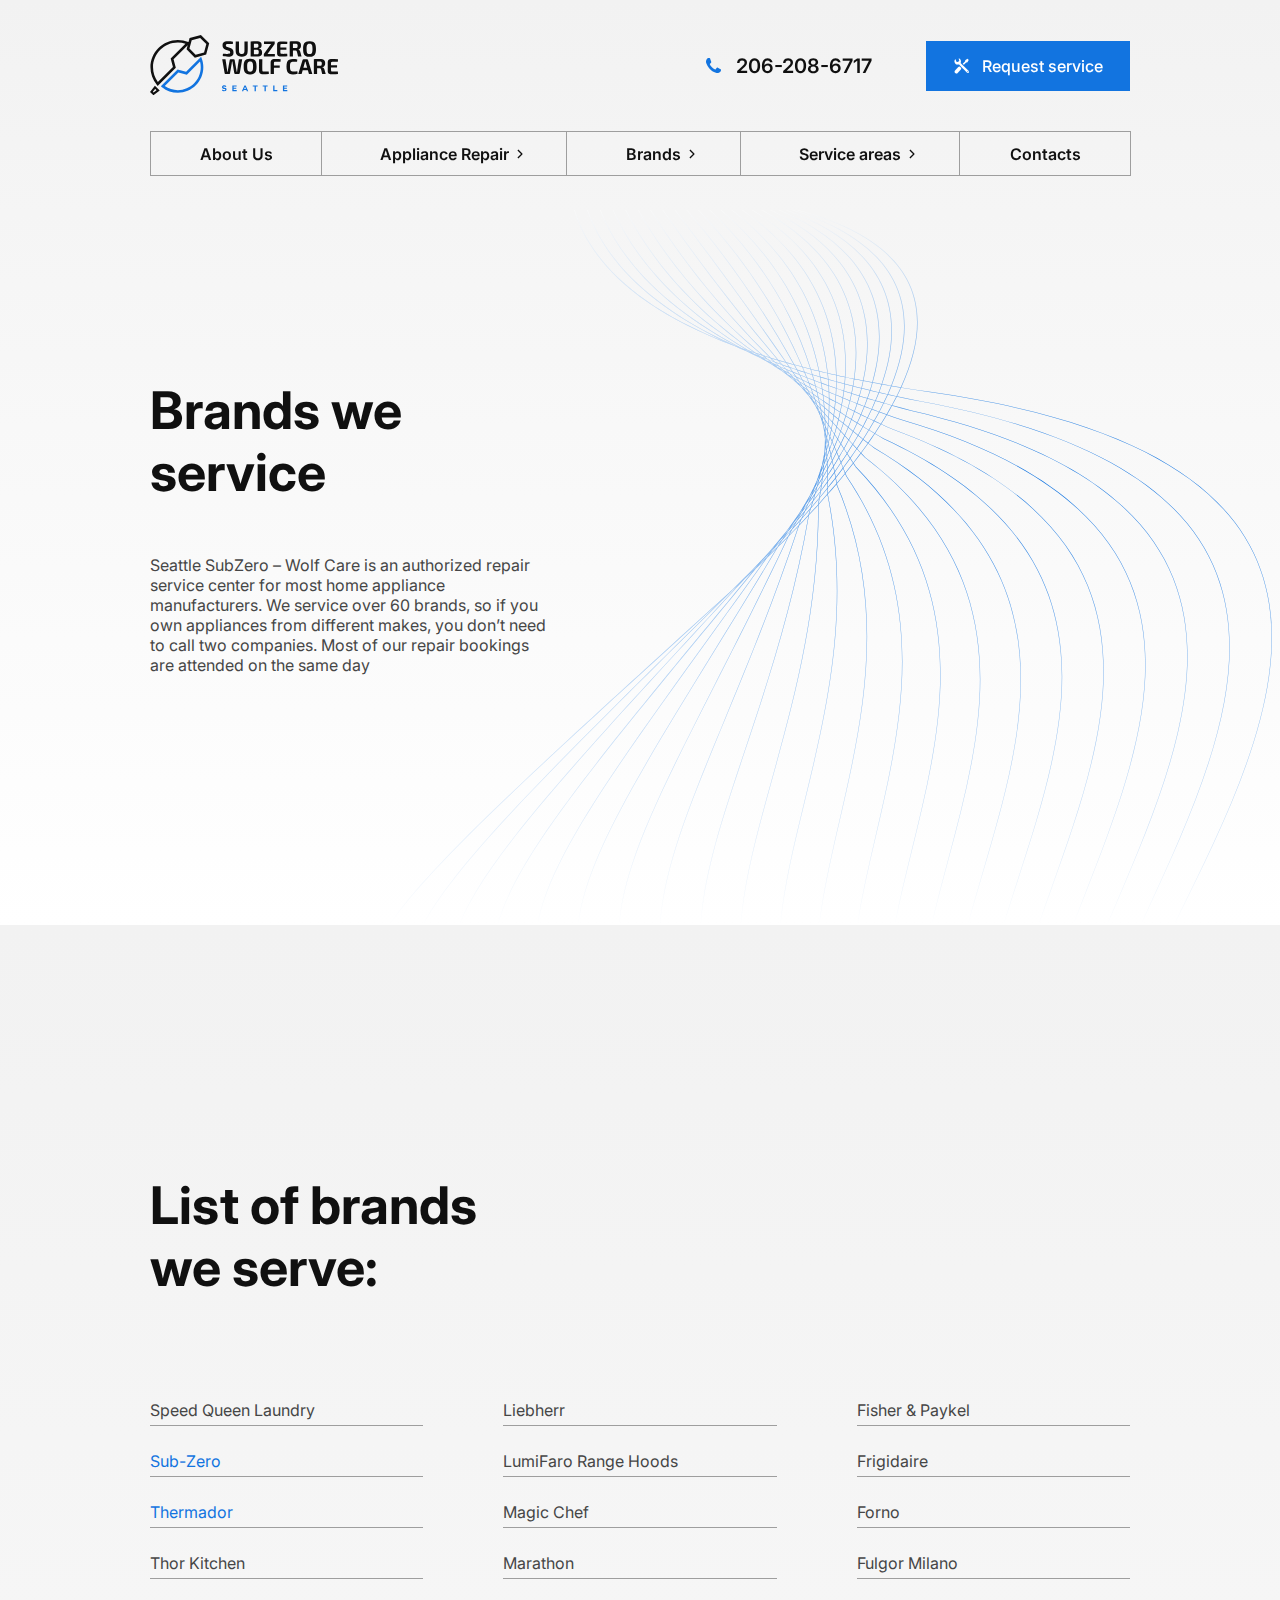
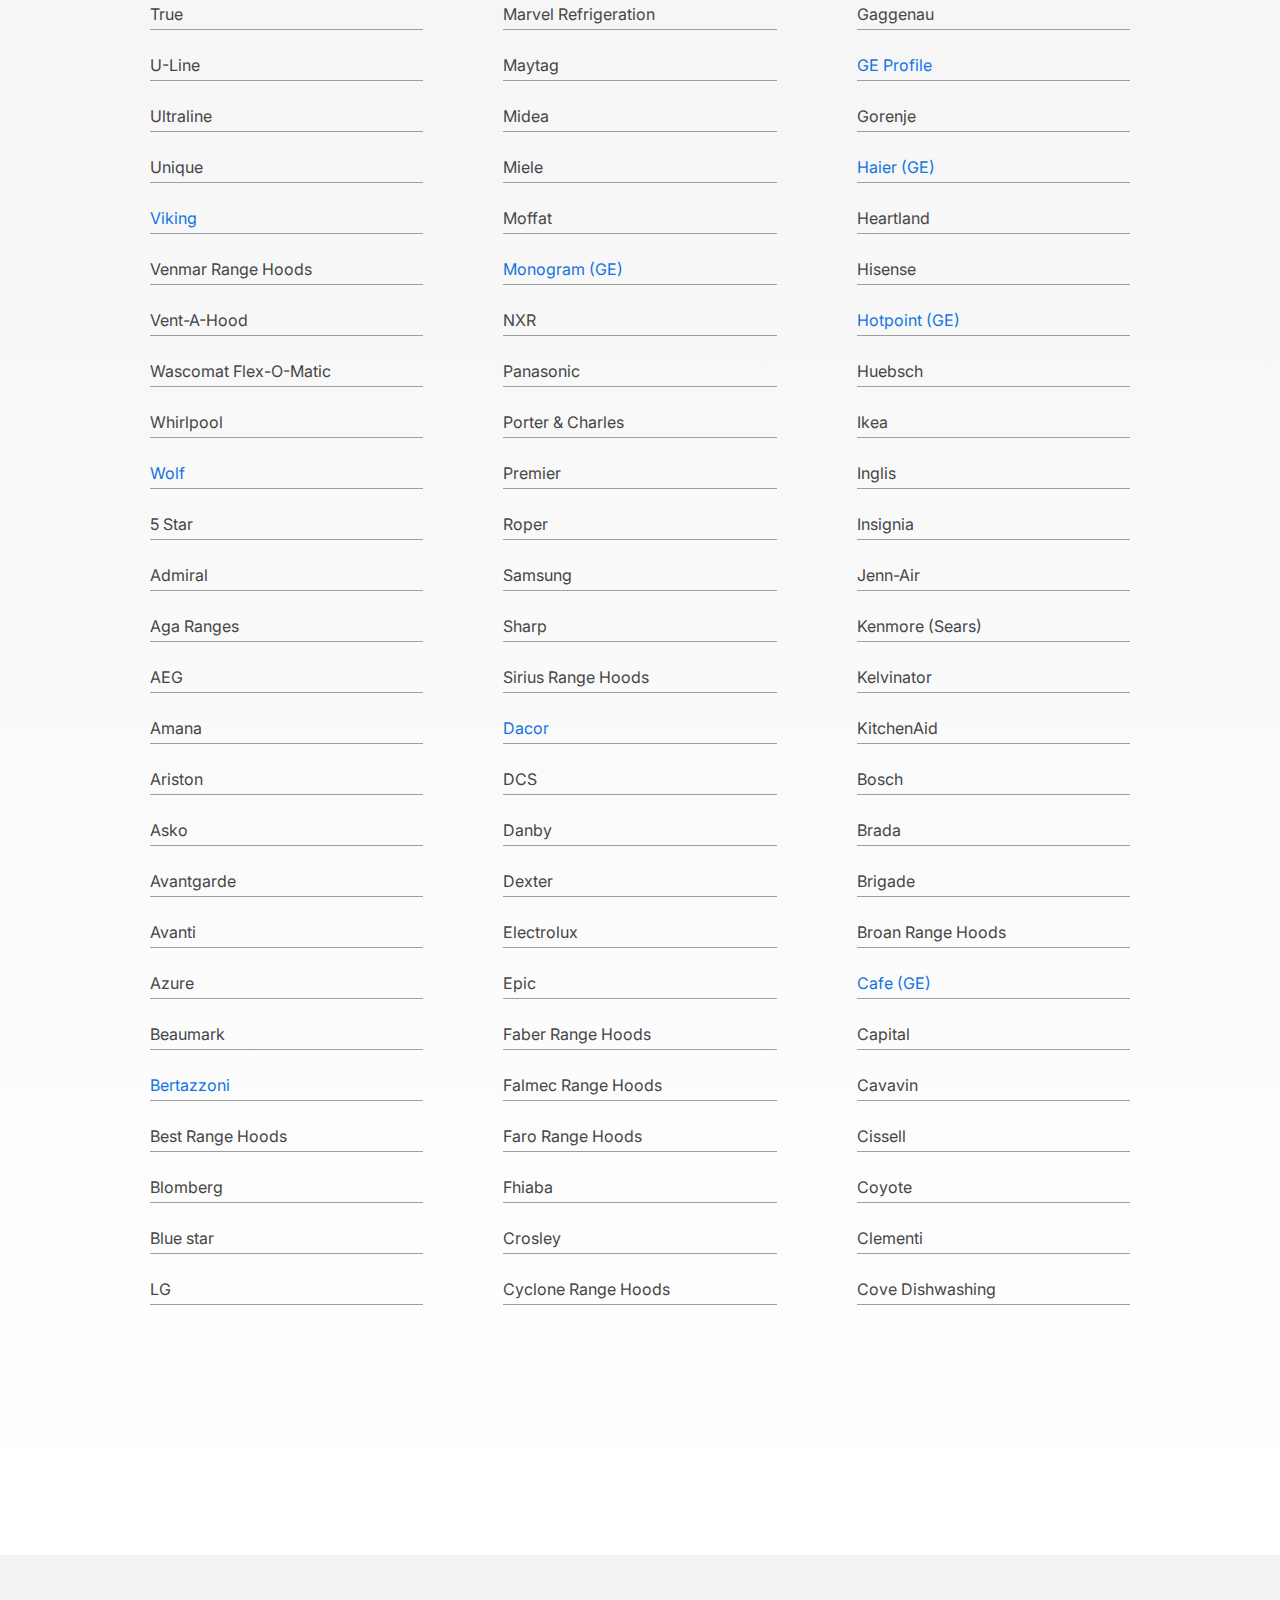
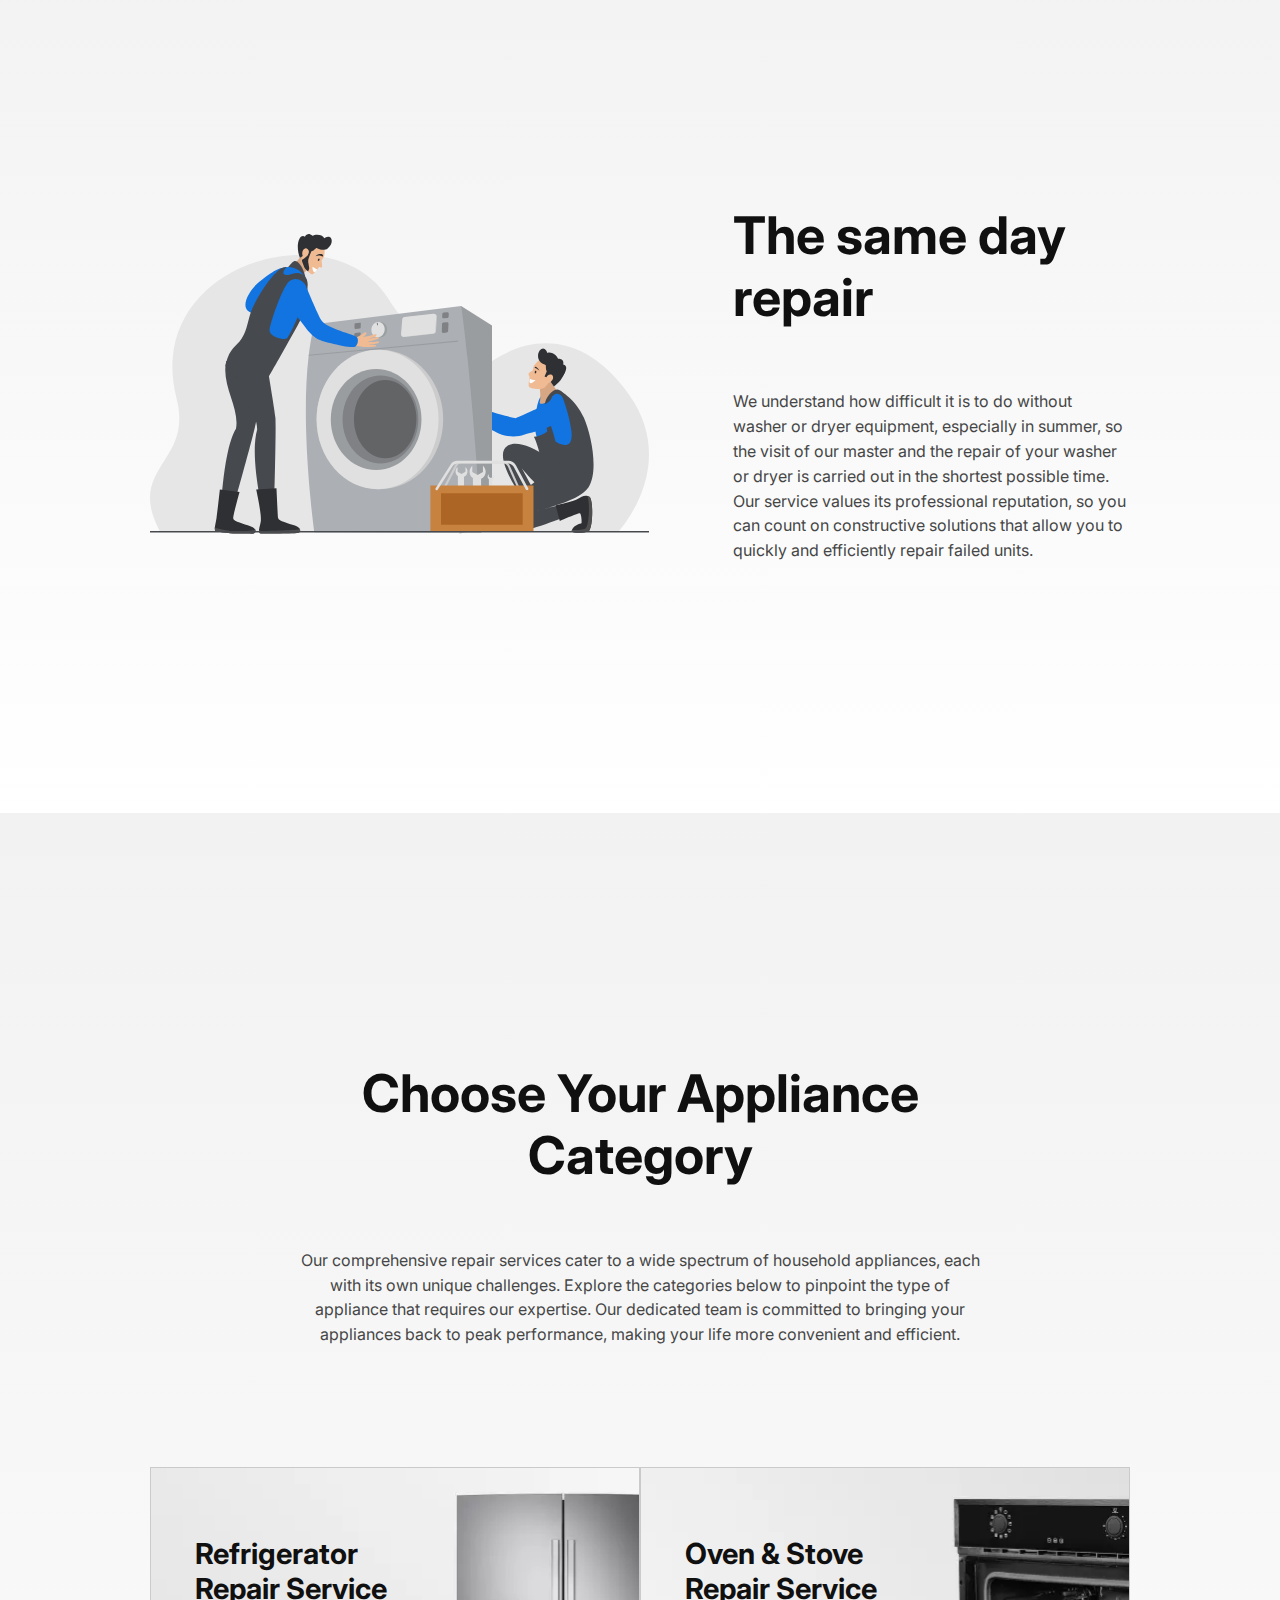
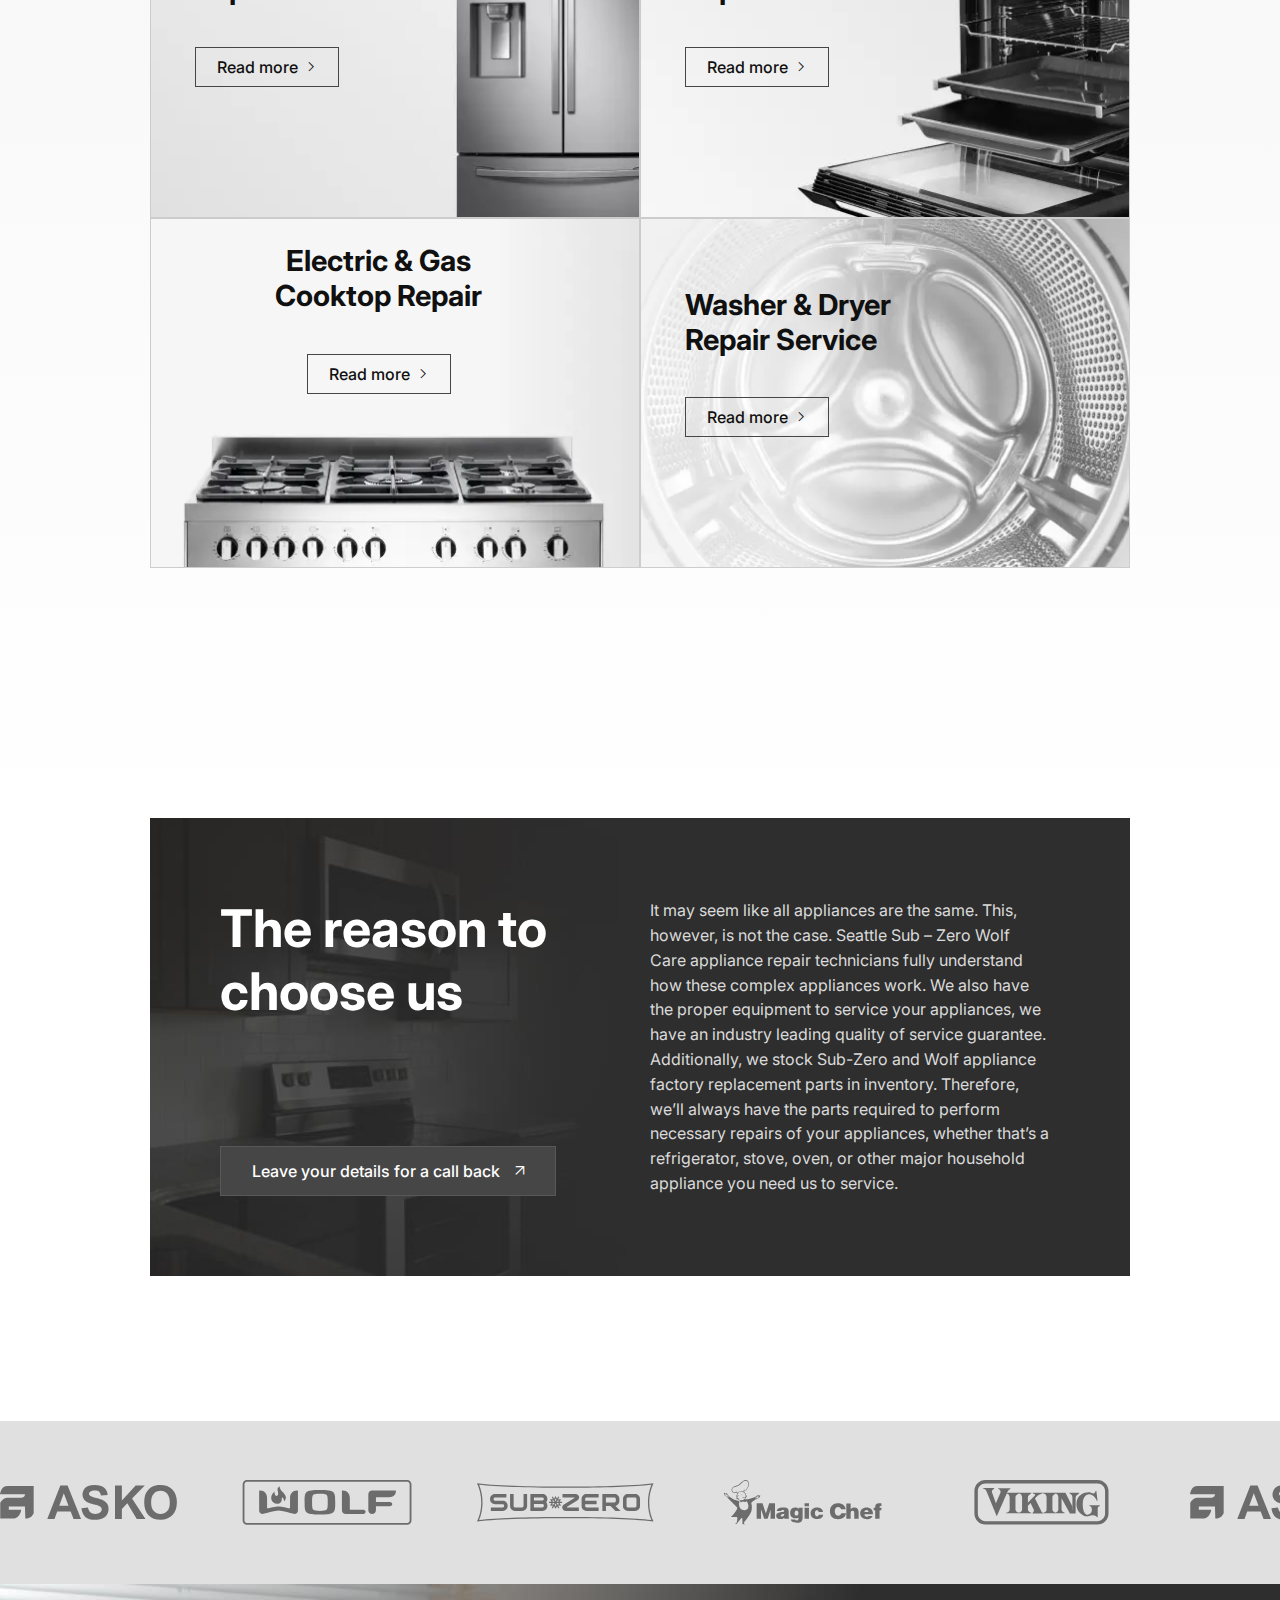
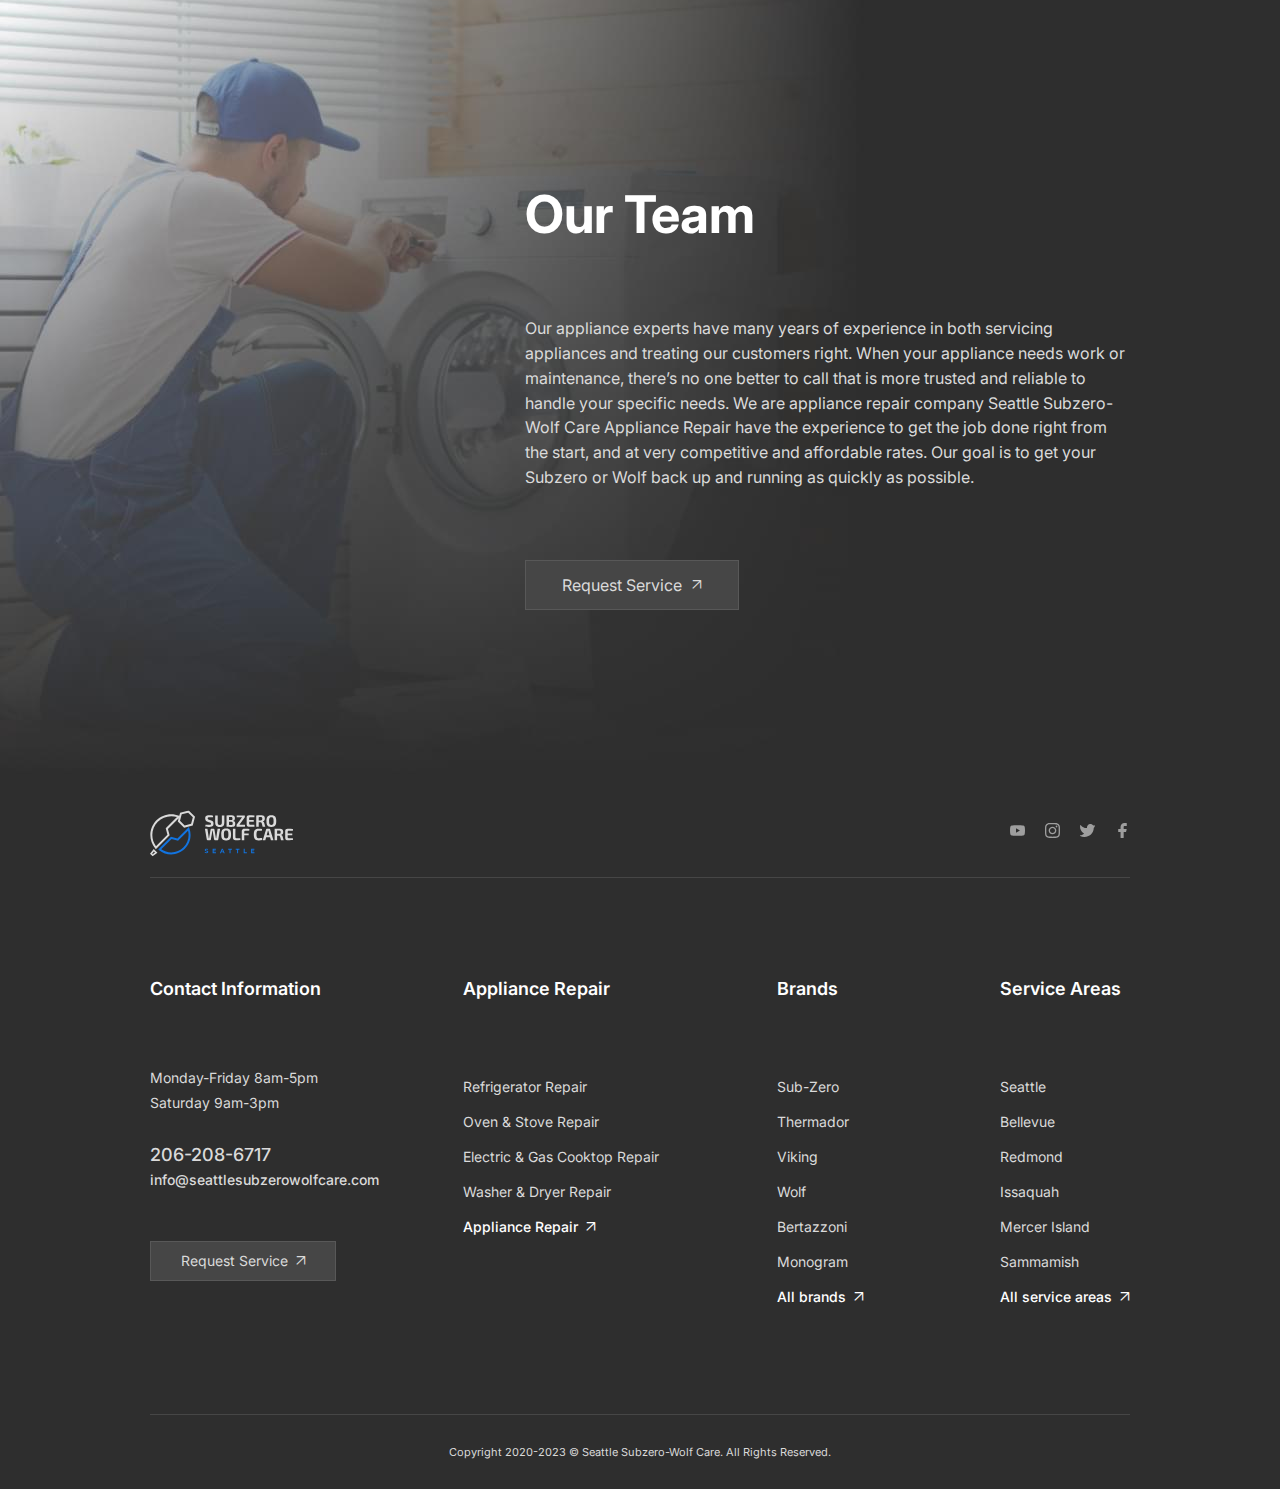
<file: brands.html>
<!DOCTYPE html>
<html lang="en">
<head>
    <meta charset="UTF-8">
    <meta http-equiv="X-UA-Compatible" content="IE=edge">
    <meta name="viewport" content="width=device-width, initial-scale=1.0">
    <link rel="stylesheet" href="css/style.min.css?_v=20240306152922">
    <title></title>
</head>

<body>
  <div class="wrapper">
    <header class="header lock-padding">
  <div class="header__container">
    <div class="header__wrapper">
      <div class="header__top">
        <a class="header__logo header-logo" href="index.html">
          <img src="img/header-logo.svg" alt="Logotype">
        </a>
        <a class="header__phone _icon-phone" href="tel:2062086717" data-da=".menu__body,768,1">206-208-6717</a>
        <a class="header__service-btn _icon-service popup-link" href="#popup-request"
          data-da=".menu__body,768,2">Request service</a>
        <button type="button" class="icon-menu">
          <span></span>
        </button>
      </div>

      <!-- <div class="header__catalog catalog-header menu">
        <nav class="catalog-header__menu menu-catalog">
          <ul class="menu-catalog__list">
            <li class="menu-catalog__item"><a class="menu-catalog__link" href="#">About Us</a></li>
            <li class="menu-catalog__item"><button class="menu-catalog__link" data-parent="1">Appliance Repair</button>
            </li>
            <li class="menu-catalog__item"><button class="menu-catalog__link" data-parent="2">Brands</button></li>
            <li class="menu-catalog__item"><button class="menu-catalog__link" data-parent="3">Service areas</button>
            </li>
            <li class="menu-catalog__item"><a class="menu-catalog__link" href="#">Contacts</a></li>
          </ul>
          <div class="menu-catalog__sub-menu sub-menu-catalog">
            <button class="sub-menu-catalog__back _icon-back" type="button">Back</button>
            <div class="sub-menu-catalog__block sub-menu-catalog__block_1" hidden data-submenu="1">
              <ul class="sub-menu-catalog__list sub-menu-catalog__list_icon">
                <li class="sub-menu-catalog__item"><a class="sub-menu-catalog__link" href="#">Refrigerator Repair</a>
                </li>
                <li class="sub-menu-catalog__item"><a class="sub-menu-catalog__link" href="#">Oven & Stove
                    Repair</a>
                </li>
                <li class="sub-menu-catalog__item"><a class="sub-menu-catalog__link" href="#">Electric/Gas
                    Cooktop</a>
                </li>
                <li class="sub-menu-catalog__item"><a class="sub-menu-catalog__link" href="#">Washer/Dryer
                    Repair</a>
                </li>
              </ul>
            </div>
            <div class="sub-menu-catalog__block" hidden data-submenu="2">
              <ul class="sub-menu-catalog__list">
                <li class="sub-menu-catalog__item"><a class="sub-menu-catalog__link" href="#">Speed Queen Laundry</a>
                </li>
                <li class="sub-menu-catalog__item"><a class="sub-menu-catalog__link" href="#">Sub-Zero</a></li>
                <li class="sub-menu-catalog__item"><a class="sub-menu-catalog__link" href="#">Thermador</a></li>
                <li class="sub-menu-catalog__item"><a class="sub-menu-catalog__link" href="#">Thor Kitchen</a></li>
                <li class="sub-menu-catalog__item"><a class="sub-menu-catalog__link" href="#">True</a></li>
                <li class="sub-menu-catalog__item"><a class="sub-menu-catalog__link" href="#">U-Line</a></li>
                <li class="sub-menu-catalog__item"><a class="sub-menu-catalog__link" href="#">Ultraline</a></li>
                <li class="sub-menu-catalog__item"><a class="sub-menu-catalog__link" href="#">Unique</a></li>
              </ul>
              <ul class="sub-menu-catalog__list">
                <li class="sub-menu-catalog__item"><a class="sub-menu-catalog__link" href="#">Viking</a></li>
                <li class="sub-menu-catalog__item"><a class="sub-menu-catalog__link" href="#">Venmar Range Hoods</a>
                </li>
                <li class="sub-menu-catalog__item"><a class="sub-menu-catalog__link" href="#">Vent-A-Hood</a></li>
                <li class="sub-menu-catalog__item"><a class="sub-menu-catalog__link" href="#">Wascomat
                    Flex-O-Matic</a></li>
                <li class="sub-menu-catalog__item"><a class="sub-menu-catalog__link" href="#">Whirlpool</a></li>
                <li class="sub-menu-catalog__item"><a class="sub-menu-catalog__link" href="#">Wolf</a></li>
                <li class="sub-menu-catalog__item"><a class="sub-menu-catalog__link" href="#">5 Star</a></li>
                <li class="sub-menu-catalog__item"><a class="sub-menu-catalog__link" href="#">Admiral</a></li>
              </ul>
              <ul class="sub-menu-catalog__list">
                <li class="sub-menu-catalog__item"><a class="sub-menu-catalog__link" href="#">Aga Ranges</a></li>
                <li class="sub-menu-catalog__item"><a class="sub-menu-catalog__link" href="#">AEG</a></li>
                <li class="sub-menu-catalog__item"><a class="sub-menu-catalog__link" href="#">Amana</a></li>
                <li class="sub-menu-catalog__item"><a class="sub-menu-catalog__link" href="#">Ariston</a></li>
                <li class="sub-menu-catalog__item"><a class="sub-menu-catalog__link" href="#">Asko</a></li>
                <li class="sub-menu-catalog__item"><a class="sub-menu-catalog__link" href="#">Avantgarde</a></li>
                <li class="sub-menu-catalog__item"><a class="sub-menu-catalog__link" href="#">Avanti</a></li>
                <li class="sub-menu-catalog__item"><a class="sub-menu-catalog__link" href="#">Azure</a></li>
              </ul>
              <ul class="sub-menu-catalog__list">
                <li class="sub-menu-catalog__item"><a class="sub-menu-catalog__link" href="#">Beaumark</a></li>
                <li class="sub-menu-catalog__item"><a class="sub-menu-catalog__link" href="#">Bertazzoni</a></li>
                <li class="sub-menu-catalog__item"><a class="sub-menu-catalog__link" href="#">Best Range Hoods</a>
                </li>
                <li class="sub-menu-catalog__item"><a class="sub-menu-catalog__link" href="#">Blomberg</a></li>
                <li class="sub-menu-catalog__item"><a class="sub-menu-catalog__link" href="#">Blue star</a></li>
                <li class="sub-menu-catalog__item"><a class="sub-menu-catalog__link" href="#">LG</a></li>
                <li class="sub-menu-catalog__item"><a class="sub-menu-catalog__link" href="#">Liebherr</a></li>
                <li class="sub-menu-catalog__item sub-menu-catalog__item_more"><a class="sub-menu-catalog__link"
                    href="#">More brands</a></li>
              </ul>
            </div>
            <div class="sub-menu-catalog__block" hidden data-submenu="3">
              <ul class="sub-menu-catalog__list">
                <li class="sub-menu-catalog__item"><a class="sub-menu-catalog__link" href="#">Alderwood Manor</a>
                </li>
                <li class="sub-menu-catalog__item"><a class="sub-menu-catalog__link" href="#">Auburn</a>
                </li>
                <li class="sub-menu-catalog__item"><a class="sub-menu-catalog__link" href="#">Ames Lake</a></li>
                <li class="sub-menu-catalog__item"><a class="sub-menu-catalog__link" href="#">Beaux Arts Village</a>
                </li>
                <li class="sub-menu-catalog__item"><a class="sub-menu-catalog__link" href="#">Bellevue</a></li>
                <li class="sub-menu-catalog__item"><a class="sub-menu-catalog__link" href="#">Bothell</a>
                </li>
                <li class="sub-menu-catalog__item"><a class="sub-menu-catalog__link" href="#">Boulevard Park</a>
                </li>
                <li class="sub-menu-catalog__item"><a class="sub-menu-catalog__link" href="#">Bonney Lake</a></li>
              </ul>
              <ul class="sub-menu-catalog__list">
                <li class="sub-menu-catalog__item"><a class="sub-menu-catalog__link" href="#">Brier</a></li>
                <li class="sub-menu-catalog__item"><a class="sub-menu-catalog__link" href="#">Bryn Mawr-Skyway</a></li>
                <li class="sub-menu-catalog__item"><a class="sub-menu-catalog__link" href="#">Burien</a></li>
                <li class="sub-menu-catalog__item"><a class="sub-menu-catalog__link" href="#">Carnation</a></li>
                <li class="sub-menu-catalog__item"><a class="sub-menu-catalog__link" href="#">Cathcart</a></li>
                <li class="sub-menu-catalog__item"><a class="sub-menu-catalog__link" href="#">Clyde Hill</a></li>
                <li class="sub-menu-catalog__item"><a class="sub-menu-catalog__link" href="#">Cottage Lake</a></li>
                <li class="sub-menu-catalog__item"><a class="sub-menu-catalog__link" href="#">Covington</a></li>
              </ul>
              <ul class="sub-menu-catalog__list">
                <li class="sub-menu-catalog__item"><a class="sub-menu-catalog__link" href="#">Des Moines</a></li>
                <li class="sub-menu-catalog__item"><a class="sub-menu-catalog__link" href="#">Duvall</a></li>
                <li class="sub-menu-catalog__item"><a class="sub-menu-catalog__link" href="#">Echo Lake</a></li>
                <li class="sub-menu-catalog__item"><a class="sub-menu-catalog__link" href="#">Edmonds</a></li>
                <li class="sub-menu-catalog__item"><a class="sub-menu-catalog__link" href="#">Edgewood</a></li>
                <li class="sub-menu-catalog__item"><a class="sub-menu-catalog__link" href="#">Everett</a></li>
                <li class="sub-menu-catalog__item"><a class="sub-menu-catalog__link" href="#">Fairwood</a></li>
                <li class="sub-menu-catalog__item"><a class="sub-menu-catalog__link" href="#">Fall City</a></li>
              </ul>
              <ul class="sub-menu-catalog__list">
                <li class="sub-menu-catalog__item"><a class="sub-menu-catalog__link" href="#">Garcia</a></li>
                <li class="sub-menu-catalog__item"><a class="sub-menu-catalog__link" href="#">Hobart</a></li>
                <li class="sub-menu-catalog__item"><a class="sub-menu-catalog__link" href="#">Hunts Point</a></li>
                <li class="sub-menu-catalog__item"><a class="sub-menu-catalog__link" href="#">Issaquah</a></li>
                <li class="sub-menu-catalog__item"><a class="sub-menu-catalog__link" href="#">Kenmore</a></li>
                <li class="sub-menu-catalog__item"><a class="sub-menu-catalog__link" href="#">Kent</a></li>
                <li class="sub-menu-catalog__item"><a class="sub-menu-catalog__link" href="#">Kirkland</a></li>
                <li class="sub-menu-catalog__item sub-menu-catalog__item_more"><a class="sub-menu-catalog__link"
                    href="#">More brands</a></li>
              </ul>
            </div>
          </div>
        </nav>

      </div> -->

      <div class="header__menu menu">



        <!-- <nav class="menu__body">
          <ul class="menu__list">
            <li class="menu__item _active">
              <a href="index.html">About Us</a>
            </li>
            <li class="menu__item">
              <div class="menu__spollers spollers-menu" data-spollers>
                <div class="spollers-menu__item">
                  <button class="spollers-menu__title _icon-arrow-spol" type="button" data-spoller>Appliance
                    Repair</button>
                  <div class="spollers-menu__body">
                    <ul class="menu__sub-list">
                      <li class="menu__sub-item">
                        <a class="menu__sub-link" href="refrigerator-repair.html">Refrigerator Repair</a>
                      </li>
                      <li class="menu__sub-item">
                        <a class="menu__sub-link" href="oven-repair.html">Oven & Stove Repair</a>
                      </li>
                      <li class="menu__sub-item">
                        <a class="menu__sub-link" href="gas-repair.html">Electric/Gas Cooktop</a>
                      </li>
                      <li class="menu__sub-item">
                        <a class="menu__sub-link" href="washer-repair.html">Washer/Dryer Repair</a>
                      </li>
                      <li class="menu__sub-item">
                        <a class="menu__sub-link" href="appliance-repair.html">Appliance Repair</a>
                      </li>
                    </ul>
                  </div>
                </div>
              </div>
            </li>
            <li class="menu__item">
              <div class="menu__spollers spollers-menu" data-spollers>
                <div class="spollers-menu__item">
                  <button class="spollers-menu__title _icon-arrow-spol" type="button" data-spoller>Brands</button>
                  <div class="spollers-menu__body">
                    <ul class="menu__sub-list">
                      <li class="menu__sub-item">
                        <a class="menu__sub-link" href="brands-single.html">Sub-Zero</a>
                      </li>
                      <li class="menu__sub-item">
                        <a class="menu__sub-link" href="#">Thermador</a>
                      </li>
                      <li class="menu__sub-item">
                        <a class="menu__sub-link" href="#">Viking</a>
                      </li>
                      <li class="menu__sub-item">
                        <a class="menu__sub-link" href="#">Wolf</a>
                      </li>
                      <li class="menu__sub-item">
                        <a class="menu__sub-link" href="#">Bertazzoni</a>
                      </li>
                      <li class="menu__sub-item">
                        <a class="menu__sub-link" href="#">Monogram</a>
                      </li>
                      <li class="menu__sub-item">
                        <a class="menu__sub-link" href="#">Dacor</a>
                      </li>
                      <li class="menu__sub-item">
                        <a class="menu__sub-link" href="brands.html">More brands</a>
                      </li>
                    </ul>
                  </div>
                </div>
              </div>

            </li>
            <li class="menu__item">
              <div class="menu__spollers spollers-menu" data-spollers>
                <div class="spollers-menu__item">
                  <button class="spollers-menu__title _icon-arrow-spol" type="button" data-spoller>Service
                    areas</button>
                  <div class="spollers-menu__body">
                    <ul class="menu__sub-list">
                      <li class="menu__sub-item">
                        <a class="menu__sub-link" href="areas-single.html">Seattle</a>
                      </li>
                      <li class="menu__sub-item">
                        <a class="menu__sub-link" href="#">Bellevue</a>
                      </li>
                      <li class="menu__sub-item">
                        <a class="menu__sub-link" href="#">Redmond</a>
                      </li>
                      <li class="menu__sub-item">
                        <a class="menu__sub-link" href="#">Issaquah</a>
                      </li>
                      <li class="menu__sub-item">
                        <a class="menu__sub-link" href="#">Mercer Island</a>
                      </li>
                      <li class="menu__sub-item">
                        <a class="menu__sub-link" href="#">Sammamish</a>
                      </li>
                      <li class="menu__sub-item">
                        <a class="menu__sub-link" href="#">Kirkland</a>
                      </li>
                      <li class="menu__sub-item">
                        <a class="menu__sub-link" href="areas.html">More areas</a>
                      </li>
                    </ul>
                  </div>
                </div>
              </div>

            </li>
            <li class="menu__item"><a href="contacts.html">Contacts</a></li>
          </ul>
        </nav> -->

        <nav class="menu__body">
          <ul class="menu__list" data-spollers>
            <li class="menu__item"><a href="#">About Us</a></li>
            <li class="menu__item">
              <button data-spoller>Appliance Repair</button>
              <div class="menu__sub-body">
                <ul class="menu__sub-list">
                  <li class="menu__sub-item"><a class="menu__sub-link" href="#">Refrigerator Repair</a></li>
                  <li class="menu__sub-item"><a class="menu__sub-link" href="#">Oven & Stove Repair</a></li>
                  <li class="menu__sub-item"><a class="menu__sub-link" href="#">Electric/Gas Cooktop</a></li>
                  <li class="menu__sub-item"><a class="menu__sub-link" href="#">Washer/Dryer Repair</a></li>
                </ul>
              </div>

            </li>
            <li class="menu__item">
              <button data-spoller>Brands</button>
              <div class="menu__sub-body">
                <div class="menu__sub-inner">
                  <ul class="menu__sub-list">
                    <li class="menu__sub-item"><a class="menu__sub-link" href="#">Speed Queen Laundry</a></li>
                    <li class="menu__sub-item"><a class="menu__sub-link" href="#">Sub-Zero</a></li>
                    <li class="menu__sub-item"><a class="menu__sub-link" href="#">Thermador</a></li>
                    <li class="menu__sub-item"><a class="menu__sub-link" href="#">Thor Kitchen</a></li>
                    <li class="menu__sub-item"><a class="menu__sub-link" href="#">True</a></li>
                    <li class="menu__sub-item"><a class="menu__sub-link" href="#">U-Line</a></li>
                    <li class="menu__sub-item"><a class="menu__sub-link" href="#">Ultraline</a></li>
                    <li class="menu__sub-item"><a class="menu__sub-link" href="#">Unique</a></li>
                  </ul>
                  <ul class="menu__sub-list">
                    <li class="menu__sub-item"><a class="menu__sub-link" href="#">Viking</a></li>
                    <li class="menu__sub-item"><a class="menu__sub-link" href="#">Venmar Range Hoods</a></li>
                    <li class="menu__sub-item"><a class="menu__sub-link" href="#">Vent-A-Hood</a></li>
                    <li class="menu__sub-item"><a class="menu__sub-link" href="#">Wascomat Flex-O-Matic</a></li>
                    <li class="menu__sub-item"><a class="menu__sub-link" href="#">Whirlpool</a></li>
                    <li class="menu__sub-item"><a class="menu__sub-link" href="#">Wolf</a></li>
                    <li class="menu__sub-item"><a class="menu__sub-link" href="#">5 Star</a></li>
                    <li class="menu__sub-item"><a class="menu__sub-link" href="#">Admiral</a></li>
                  </ul>
                  <ul class="menu__sub-list">
                    <li class="menu__sub-item"><a class="menu__sub-link" href="#">Aga Ranges</a></li>
                    <li class="menu__sub-item"><a class="menu__sub-link" href="#">AEG</a></li>
                    <li class="menu__sub-item"><a class="menu__sub-link" href="#">Amana</a></li>
                    <li class="menu__sub-item"><a class="menu__sub-link" href="#">Ariston</a></li>
                    <li class="menu__sub-item"><a class="menu__sub-link" href="#">Asko</a></li>
                    <li class="menu__sub-item"><a class="menu__sub-link" href="#">Avantgarde</a></li>
                    <li class="menu__sub-item"><a class="menu__sub-link" href="#">Avanti</a></li>
                    <li class="menu__sub-item"><a class="menu__sub-link" href="#">Azure</a></li>
                  </ul>
                  <ul class="menu__sub-list">
                    <li class="menu__sub-item"><a class="menu__sub-link" href="#">Beaumark</a></li>
                    <li class="menu__sub-item"><a class="menu__sub-link" href="#">Bertazzoni</a></li>
                    <li class="menu__sub-item"><a class="menu__sub-link" href="#">Best Range Hoods</a></li>
                    <li class="menu__sub-item"><a class="menu__sub-link" href="#">Blomberg</a></li>
                    <li class="menu__sub-item"><a class="menu__sub-link" href="#">Blue star</a></li>
                    <li class="menu__sub-item"><a class="menu__sub-link" href="#">LG</a></li>
                    <li class="menu__sub-item"><a class="menu__sub-link" href="#">Liebherr</a></li>
                    <li class="menu__sub-item"><a class="menu__sub-link" href="#">More brands</a></li>
                  </ul>
                </div>

              </div>
            </li>
            <li class="menu__item">
              <button data-spoller>Service areas</button>
              <div class="menu__sub-body">
                <div class="menu__sub-inner">
                  <ul class="menu__sub-list">
                    <li class="menu__sub-item"><a class="menu__sub-link" href="#">Alderwood Manor</a></li>
                    <li class="menu__sub-item"><a class="menu__sub-link" href="#">Auburn</a></li>
                    <li class="menu__sub-item"><a class="menu__sub-link" href="#">Ames Lake</a></li>
                    <li class="menu__sub-item"><a class="menu__sub-link" href="#">Beaux Arts Village</a></li>
                    <li class="menu__sub-item"><a class="menu__sub-link" href="#">Bellevue</a></li>
                    <li class="menu__sub-item"><a class="menu__sub-link" href="#">Bothell</a></li>
                    <li class="menu__sub-item"><a class="menu__sub-link" href="#">Boulevard Park</a></li>
                    <li class="menu__sub-item"><a class="menu__sub-link" href="#">Bonney Lake</a></li>
                  </ul>
                  <ul class="menu__sub-list">
                    <li class="menu__sub-item"><a class="menu__sub-link" href="#">Brier</a></li>
                    <li class="menu__sub-item"><a class="menu__sub-link" href="#">Bryn Mawr-Skyway</a></li>
                    <li class="menu__sub-item"><a class="menu__sub-link" href="#">Burien</a></li>
                    <li class="menu__sub-item"><a class="menu__sub-link" href="#">Carnation</a></li>
                    <li class="menu__sub-item"><a class="menu__sub-link" href="#">Cathcart</a></li>
                    <li class="menu__sub-item"><a class="menu__sub-link" href="#">Clyde Hill</a></li>
                    <li class="menu__sub-item"><a class="menu__sub-link" href="#">Cottage Lake</a></li>
                    <li class="menu__sub-item"><a class="menu__sub-link" href="#">Covington</a></li>
                  </ul>
                  <ul class="menu__sub-list">
                    <li class="menu__sub-item"><a class="menu__sub-link" href="#">Des Moines</a></li>
                    <li class="menu__sub-item"><a class="menu__sub-link" href="#">Duvall</a></li>
                    <li class="menu__sub-item"><a class="menu__sub-link" href="#">Echo Lake</a></li>
                    <li class="menu__sub-item"><a class="menu__sub-link" href="#">Edmonds</a></li>
                    <li class="menu__sub-item"><a class="menu__sub-link" href="#">Edgewood</a></li>
                    <li class="menu__sub-item"><a class="menu__sub-link" href="#">Everett</a></li>
                    <li class="menu__sub-item"><a class="menu__sub-link" href="#">Fairwood</a></li>
                    <li class="menu__sub-item"><a class="menu__sub-link" href="#">Fall City</a></li>
                  </ul>
                  <ul class="menu__sub-list">
                    <li class="menu__sub-item"><a class="menu__sub-link" href="#">Garcia</a></li>
                    <li class="menu__sub-item"><a class="menu__sub-link" href="#">Hobart</a></li>
                    <li class="menu__sub-item"><a class="menu__sub-link" href="#">Hunts Point</a></li>
                    <li class="menu__sub-item"><a class="menu__sub-link" href="#">Issaquah</a></li>
                    <li class="menu__sub-item"><a class="menu__sub-link" href="#">Kenmore</a></li>
                    <li class="menu__sub-item"><a class="menu__sub-link" href="#">Kent</a></li>
                    <li class="menu__sub-item"><a class="menu__sub-link" href="#">Kirkland</a></li>
                    <li class="menu__sub-item"><a class="menu__sub-link" href="#">More areas</a></li>
                  </ul>
                </div>
              </div>


            </li>
            <li class="menu__item"><a href="#">Contacts</a></li>
          </ul>
        </nav>




      </div>
    </div>
  </div>






</header>
    <main class="page">
      <section class="page__brands-top brands-top">
        <div class="brands-top__container">
          <h1 class="brands-top__title title">
            Brands we service
          </h1>
          <div class="brands-top__text">
            <p>
              Seattle SubZero – Wolf Care is an authorized repair service center for most home appliance manufacturers.
              We service over 60 brands, so if you own appliances from different makes, you don’t need to call two
              companies. Most of our repair bookings are attended on the same day
            </p>
          </div>
        </div>
      </section>
      <section class="page__serve serve">
        <div class="serve__container">
          <h2 class="serve__title title">
            List of brands we serve:
          </h2>
          <div class="serve__body">
            <div class="serve__column">
              <ul class="serve__list">
                <li class="serve__items">
                  Speed Queen Laundry
                </li>
                <li class="serve__items">
                  <a href="#">Sub-Zero</a>
                </li>
                <li class="serve__items">
                  <a href="#">Thermador</a>
                </li>
                <li class="serve__items">
                  Thor Kitchen
                </li>
                <li class="serve__items">
                  True
                </li>
                <li class="serve__items">
                  U-Line
                </li>
                <li class="serve__items">
                  Ultraline
                </li>
                <li class="serve__items">
                  Unique
                </li>
                <li class="serve__items">
                  <a href="#">Viking</a>
                </li>
                <li class="serve__items">
                  Venmar Range Hoods
                </li>
                <li class="serve__items">
                  Vent-A-Hood
                </li>
                <li class="serve__items">
                  Wascomat Flex-O-Matic
                </li>
                <li class="serve__items">
                  Whirlpool
                </li>
                <li class="serve__items">
                  <a href="#">Wolf</a>
                </li>
                <li class="serve__items">
                  5 Star
                </li>
                <li class="serve__items">
                  Admiral
                </li>
                <li class="serve__items">
                  Aga Ranges
                </li>
                <li class="serve__items">
                  AEG
                </li>
                <li class="serve__items">
                  Amana
                </li>
                <li class="serve__items">
                  Ariston
                </li>
                <li class="serve__items">
                  Asko
                </li>
                <li class="serve__items">
                  Avantgarde
                </li>
                <li class="serve__items">
                  Avanti
                </li>
                <li class="serve__items">
                  Azure
                </li>
                <li class="serve__items">
                  Beaumark
                </li>
                <li class="serve__items">
                  <a href="#">Bertazzoni</a>
                </li>
                <li class="serve__items">
                  Best Range Hoods
                </li>
                <li class="serve__items">
                  Blomberg
                </li>
                <li class="serve__items">
                  Blue star
                </li>
                <li class="serve__items">
                  LG
                </li>
              </ul>
            </div>
            <div class="serve__column">
              <ul class="serve__list">
                <li class="serve__items">
                  Liebherr
                </li>
                <li class="serve__items">
                  LumiFaro Range Hoods
                </li>
                <li class="serve__items">
                  Magic Chef
                </li>
                <li class="serve__items">
                  Marathon
                </li>
                <li class="serve__items">
                  Marvel Refrigeration
                </li>
                <li class="serve__items">
                  Maytag
                </li>
                <li class="serve__items">
                  Midea
                </li>
                <li class="serve__items">
                  Miele
                </li>
                <li class="serve__items">
                  Moffat
                </li>
                <li class="serve__items">
                  <a href="#">Monogram (GE)</a>
                </li>
                <li class="serve__items">
                  NXR
                </li>
                <li class="serve__items">
                  Panasonic
                </li>
                <li class="serve__items">
                  Porter & Charles
                </li>
                <li class="serve__items">
                  Premier
                </li>
                <li class="serve__items">
                  Roper
                </li>
                <li class="serve__items">
                  Samsung
                </li>
                <li class="serve__items">
                  Sharp
                </li>
                <li class="serve__items">
                  Sirius Range Hoods
                </li>
                <li class="serve__items">
                  <a href="#">Dacor</a>
                </li>
                <li class="serve__items">
                  DCS
                </li>
                <li class="serve__items">
                  Danby
                </li>
                <li class="serve__items">
                  Dexter
                </li>
                <li class="serve__items">
                  Electrolux
                </li>
                <li class="serve__items">
                  Epic
                </li>
                <li class="serve__items">
                  Faber Range Hoods
                </li>
                <li class="serve__items">
                  Falmec Range Hoods
                </li>
                <li class="serve__items">
                  Faro Range Hoods
                </li>
                <li class="serve__items">
                  Fhiaba
                </li>
                <li class="serve__items">
                  Crosley
                </li>
                <li class="serve__items">
                  Cyclone Range Hoods
                </li>
              </ul>
            </div>
            <div class="serve__column">
              <ul class="serve__list">
                <li class="serve__items">
                  Fisher & Paykel
                </li>
                <li class="serve__items">
                  Frigidaire
                </li>
                <li class="serve__items">
                  Forno
                </li>
                <li class="serve__items">
                  Fulgor Milano
                </li>
                <li class="serve__items">
                  Gaggenau
                </li>
                <li class="serve__items">
                  <a href="#">GE Profile</a>
                </li>
                <li class="serve__items">
                  Gorenje
                </li>
                <li class="serve__items">
                  <a href="#">Haier (GE)</a>
                </li>
                <li class="serve__items">
                  Heartland
                </li>
                <li class="serve__items">
                  Hisense
                </li>
                <li class="serve__items">
                  <a href="#">Hotpoint (GE)</a>
                </li>
                <li class="serve__items">
                  Huebsch
                </li>
                <li class="serve__items">
                  Ikea
                </li>
                <li class="serve__items">
                  Inglis
                </li>
                <li class="serve__items">
                  Insignia
                </li>
                <li class="serve__items">
                  Jenn-Air
                </li>
                <li class="serve__items">
                  Kenmore (Sears)
                </li>
                <li class="serve__items">
                  Kelvinator
                </li>
                <li class="serve__items">
                  KitchenAid
                </li>
                <li class="serve__items">
                  Bosch
                </li>
                <li class="serve__items">
                  Brada
                </li>
                <li class="serve__items">
                  Brigade
                </li>
                <li class="serve__items">
                  Broan Range Hoods
                </li>
                <li class="serve__items">
                  <a href="#">Cafe (GE)</a>
                </li>
                <li class="serve__items">
                  Capital
                </li>
                <li class="serve__items">
                  Cavavin
                </li>
                <li class="serve__items">
                  Cissell
                </li>
                <li class="serve__items">
                  Coyote
                </li>
                <li class="serve__items">
                  Clementi
                </li>
                <li class="serve__items">
                  Cove Dishwashing
                </li>
              </ul>
            </div>
          </div>
        </div>
      </section>
      <section class="page__day day">
        <div class="day__container">
          <div class="day__body">
            <div class="day__images">
              <img src="img/day/01.svg" alt="Pictures">
            </div>
            <div class="day__content">
              <h2 class="day__title title">
                The same day repair
              </h2>
              <div class="day__text">
                <p>
                  We understand how difficult it is to do without washer or dryer equipment, especially in summer, so
                  the visit of our master and the repair of your washer or dryer is carried out in the shortest possible
                  time. Our service values ​​its professional reputation, so you can count on constructive solutions
                  that allow you to quickly and efficiently repair failed units.
                </p>
              </div>
            </div>
          </div>
        </div>
      </section>
      <section class="page__category category">
        <div class="category__container">
          <div class="category__top">
            <h2 class="category__title title">
              Choose Your Appliance Category
            </h2>
            <div class="category__text">
              <p>
                Our comprehensive repair services cater to a wide spectrum of household appliances, each with its own
                unique challenges. Explore the categories below to pinpoint the type of appliance that requires our
                expertise. Our dedicated team is committed to bringing your appliances back to peak performance, making
                your life more convenient and efficient.
              </p>
            </div>
          </div>
          <div class="offer__items">
            <article class="offer__item item-repair">
              <div class="item-repair__images-ibg">
                <picture><source srcset="img/repair-item/01.webp" type="image/webp"><img src="img/repair-item/01.jpg" alt="Pictures"></picture>
              </div>
              <div class="item-repair__body">
                <h3 class="item-repair__title">
                  Refrigerator Repair Service
                </h3>
                <a class="item-repair__btn _icon-arrow-right" href="#">Read more</a>
              </div>
            </article>
            <article class="offer__item item-repair">
              <div class="item-repair__images-ibg">
                <picture><source srcset="img/repair-item/02.webp" type="image/webp"><img src="img/repair-item/02.jpg" alt="Pictures"></picture>
              </div>
              <div class="item-repair__body">
                <h3 class="item-repair__title">
                  Oven & Stove Repair Service
                </h3>
                <a class="item-repair__btn _icon-arrow-right" href="#">Read more</a>
              </div>
            </article>
            <article class="offer__item item-repair">
              <div class="item-repair__images-ibg">
                <picture><source srcset="img/repair-item/03.webp" type="image/webp"><img src="img/repair-item/03.jpg" alt="Pictures"></picture>
              </div>
              <div class="item-repair__body item-repair__body_3">
                <h3 class="item-repair__title">
                  Electric & Gas Cooktop Repair
                </h3>
                <a class="item-repair__btn item-repair__btn_3 _icon-arrow-right" href="#">Read more</a>
              </div>
            </article>
            <article class="offer__item item-repair">
              <div class="item-repair__images-ibg">
                <picture><source srcset="img/repair-item/04.webp" type="image/webp"><img src="img/repair-item/04.jpg" alt="Pictures"></picture>
              </div>
              <div class="item-repair__body">
                <h3 class="item-repair__title">
                  Washer & Dryer Repair Service
                </h3>
                <a class="item-repair__btn _icon-arrow-right" href="#">Read more</a>
              </div>
            </article>
          </div>
          <div class="offer__items-mob">
            <article class="offer__item-mob item-mob-repair">
              <div class="item-mob-repair__images-ibg">
                <picture><source srcset="img/repair-item/01-mob.webp" type="image/webp"><img src="img/repair-item/01-mob.jpg" alt="Pictures"></picture>
              </div>
              <div class="item-mob-repair__body">
                <h3 class="item-mob-repair__title">
                  Refrigerator Repair Service
                </h3>
                <a class="item-mob-repair__btn _icon-arrow-right" href="#">Read more</a>
              </div>
            </article>
            <article class="offer__item-mob item-mob-repair">
              <div class="item-mob-repair__images-ibg">
                <picture><source srcset="img/repair-item/02-mob.webp" type="image/webp"><img src="img/repair-item/02-mob.jpg" alt="Pictures"></picture>
              </div>
              <div class="item-mob-repair__body">
                <h3 class="item-mob-repair__title">
                  Oven & Stove Repair Service
                </h3>
                <a class="item-mob-repair__btn _icon-arrow-right" href="#">Read more</a>
              </div>
            </article>
            <article class="offer__item-mob item-mob-repair">
              <div class="item-mob-repair__images-ibg">
                <picture><source srcset="img/repair-item/03-mob.webp" type="image/webp"><img src="img/repair-item/03-mob.jpg" alt="Pictures"></picture>
              </div>
              <div class="item-mob-repair__body">
                <h3 class="item-mob-repair__title">
                  Electric & Gas Cooktop Repair
                </h3>
                <a class="item-mob-repair__btn _icon-arrow-right" href="#">Read more</a>
              </div>
            </article>
            <article class="offer__item-mob item-mob-repair">
              <div class="item-mob-repair__images-ibg">
                <picture><source srcset="img/repair-item/04-mob.webp" type="image/webp"><img src="img/repair-item/04-mob.jpg" alt="Pictures"></picture>
              </div>
              <div class="item-mob-repair__body item-mob-repair__body_4">
                <h3 class="item-mob-repair__title">
                  Washer & Dryer Repair Service
                </h3>
                <a class="item-mob-repair__btn _icon-arrow-right" href="#">Read more</a>
              </div>
            </article>
          </div>
        </div>
      </section>
      <section class="page__choose choose">
        <div class="choose__container">
          <div class="choose__body" style="background-image: url(img/choose-bg.jpg)">
            <div class="choose__left">
              <h2 class="choose__title title_white">
                The reason to choose us
              </h2>
              <a class="choose__btn _icon-arrow-up" href="#" data-da=".choose__right,991.98,2">Leave your details for a
                call back</a>
            </div>
            <div class="choose__right">
              <div class="choose__text">
                <p>
                  It may seem like all appliances are the same. This, however, is not the case. Seattle Sub – Zero Wolf
                  Care appliance repair technicians fully understand how these complex appliances work. We also have the
                  proper equipment to service your appliances, we have an industry leading quality of service guarantee.
                  Additionally, we stock Sub-Zero and Wolf appliance factory replacement parts in inventory. Therefore,
                  we’ll always have the parts required to perform necessary repairs of your appliances, whether that’s a
                  refrigerator, stove, oven, or other major household appliance you need us to service.
                </p>
              </div>
            </div>
          </div>
        </div>
      </section>
      <section class="page__brands brands">

        <div class="slader__box box-brands">
          <div class="brands__slider swiper">
            <div class="brands__swiper swiper-wrapper">
              <div class="brands__slide swiper-slide">
                <article class="brands__item">
                  <img src="img/brands/01.svg" alt="Brand">
                </article>
              </div>
              <div class="brands__slide swiper-slide">
                <article class="brands__item">
                  <img src="img/brands/02.svg" alt="Brand">
                </article>
              </div>
              <div class="brands__slide swiper-slide">
                <article class="brands__item">
                  <img src="img/brands/03.svg" alt="Brand">
                </article>
              </div>
              <div class="brands__slide swiper-slide">
                <article class="brands__item">
                  <img src="img/brands/04.svg" alt="Brand">
                </article>
              </div>
              <div class="brands__slide swiper-slide">
                <article class="brands__item">
                  <img src="img/brands/05.svg" alt="Brand">
                </article>
              </div>
              <div class="brands__slide swiper-slide">
                <article class="brands__item">
                  <img src="img/brands/06.svg" alt="Brand">
                </article>
              </div>

              <div class="brands__slide swiper-slide">
                <article class="brands__item">
                  <img src="img/brands/02.svg" alt="Brand">
                </article>
              </div>
              <div class="brands__slide swiper-slide">
                <article class="brands__item">
                  <img src="img/brands/03.svg" alt="Brand">
                </article>
              </div>
              <div class="brands__slide swiper-slide">
                <article class="brands__item">
                  <img src="img/brands/04.svg" alt="Brand">
                </article>
              </div>
              <div class="brands__slide swiper-slide">
                <article class="brands__item">
                  <img src="img/brands/05.svg" alt="Brand">
                </article>
              </div>
              <div class="brands__slide swiper-slide">
                <article class="brands__item">
                  <img src="img/brands/06.svg" alt="Brand">
                </article>
              </div>
            </div>
          </div>
        </div>

      </section>
      <section class="page__team team" style="background-image: url(img/footer-bg.jpg)">
        <div class="team__container">
          <div class="team__body">
            <h2 class="team__title">Our Team</h2>
            <div class="team__text">
              <p>
                Our appliance experts have many years of experience in both servicing appliances and treating our
                customers right. When your appliance needs work or maintenance, there’s no one better to call that
                is more trusted and reliable to handle your specific needs. We are appliance repair company Seattle
                Subzero-Wolf Care Appliance Repair have the experience to get the job done right from the start, and
                at very competitive and affordable rates. Our goal is to get your Subzero or Wolf back up and
                running as quickly as possible.
              </p>
            </div>
            <a class="team__btn _icon-arrow-up" href="#">Request Service</a>
          </div>
        </div>
      </section>
    </main>
    <footer class="footer">
    <div class="footer__container">
        <div class="footer__top">
            <a class="footer__logo footer-logo" href="index.html">
                <img src="img/footer-logo.svg" alt="Logotype">
            </a>
            <ul class="footer__social social" data-da=".footer__container,479.98,2">
                <li class="social__item">
                    <a class="social__link" href="#">
                        <img src="img/social/01.svg" alt="Icon">
                    </a>
                </li>
                <li class="social__item">
                    <a class="social__link" href="#">
                        <img src="img/social/02.svg" alt="Icon">
                    </a>
                </li>
                <li class="social__item">
                    <a class="social__link" href="#">
                        <img src="img/social/03.svg" alt="Icon">
                    </a>
                </li>
                <li class="social__item">
                    <a class="social__link" href="#">
                        <img src="img/social/04.svg" alt="Icon">
                    </a>
                </li>
            </ul>
        </div>
        <div class="footer__body">
            <div class="footer__columns">

                <div class="column-footer__contact contact-column">
                    <h4 class="contact-column__title footer-title">Contact Information</h4>
                    <div class="contact-column__schedule">
                        <p>Monday-Friday 8am-5pm</p>
                        <p>Saturday 9am-3pm</p>
                    </div>
                    <a class="contact-column__phone" href="tel:2062086717">206-208-6717</a>
                    <a class="contact-column__email"
                        href="mailto:info@seattlesubzerowolfcare.com">info@seattlesubzerowolfcare.com</a>
                    <a class="contact-column__btn _icon-arrow-up" href="#">Request Service</a>
                </div>


                <div class="column-footer__repair repair-column">
                    <h4 class="repair-column__title footer-title">Appliance Repair</h4>
                    <ul class="repair-column__list column__list">
                        <li class="repair-column__item">
                            <a class="repair-column__link" href="refrigerator-repair.html">Refrigerator Repair</a>
                        </li>
                        <li class="repair-column__item">
                            <a class="repair-column__link" href="oven-repair.html">Oven & Stove Repair</a>
                        </li>
                        <li class="repair-column__item">
                            <a class="repair-column__link" href="gas-repair.html">Electric & Gas Cooktop Repair</a>
                        </li>
                        <li class="repair-column__item">
                            <a class="repair-column__link" href="washer-repair.html">Washer & Dryer Repair</a>
                        </li>
                    </ul>
                    <a class="repair__btn footer__btn _icon-arrow-up" href="appliance-repair.html">Appliance Repair</a>
                </div>


                <div class="column-footer__brands brands-column">
                    <h4 class="brands-column__title footer-title">Brands</h4>
                    <ul class="brands-column__list column__list">
                        <li class="brands-column__item">
                            <a class="brands-column__link" href="brands-single.html">Sub-Zero</a>
                        </li>
                        <li class="brands-column__item">
                            <a class="brands-column__link" href="#">Thermador</a>
                        </li>
                        <li class="brands-column__item">
                            <a class="brands-column__link" href="#">Viking</a>
                        </li>
                        <li class="brands-column__item">
                            <a class="brands-column__link" href="#">Wolf</a>
                        </li>
                        <li class="brands-column__item">
                            <a class="brands-column__link" href="#">Bertazzoni</a>
                        </li>
                        <li class="brands-column__item">
                            <a class="brands-column__link" href="#">Monogram</a>
                        </li>
                    </ul>
                    <a class="brands__btn footer__btn _icon-arrow-up" href="brands.html">All brands</a>
                </div>


                <div class="column-footer__areas areas-column">
                    <h4 class="areas-column__title footer-title">Service Areas</h4>
                    <ul class="areas-column__list column__list">
                        <li class="areas-column__item">
                            <a class="areas-column__link" href="areas-single.html">Seattle</a>
                        </li>
                        <li class="areas-column__item">
                            <a class="areas-column__link" href="#">Bellevue</a>
                        </li>
                        <li class="areas-column__item">
                            <a class="areas-column__link" href="#">Redmond</a>
                        </li>
                        <li class="areas-column__item">
                            <a class="areas-column__link" href="#">Issaquah</a>
                        </li>
                        <li class="areas-column__item">
                            <a class="areas-column__link" href="#">Mercer Island</a>
                        </li>
                        <li class="areas-column__item">
                            <a class="areas-column__link" href="#">Sammamish</a>
                        </li>
                    </ul>
                    <a class="areas__btn footer__btn _icon-arrow-up" href="areas.html">All service areas</a>
                </div>

            </div>
        </div>
        <div class="footer__copy">
            Copyright 2020-2023 © Seattle Subzero-Wolf Care. All Rights Reserved.
        </div>
    </div>
</footer>
  </div>
  <div class="popup-request popup" id="popup-request">
    <div class="popup-request__body">
        <div class="popup-request__content popup__content">
            <button class="popup-request__btn-close close-popup"></button>
            <h3 class="popup-request__title">Request service</h3>
            <div class="popup-request__text">
                Please provide us with your make, a brief description of the problem, and any other details
                available
            </div>
            <form class="popup-request__form form-request">
                <div class="form-request__wrapper">
                    <div class="form-request__item">
                        <label for="formName" class="form-request__label">Name<span>*</span></label>
                        <input id="formName" type="text" name="name" class="form-request__input" required>
                    </div>
                    <div class="form-request__item">
                        <label for="formPhone" class="form-request__label">Phone<span>*</span></label>
                        <input id="formPhone" type="tel" name="phone" class="form-request__input" required>
                    </div>
                </div>
                <div class="form-request__item">
                    <label for="formEmail" class="form-request__label">E-mail<span>*</span></label>
                    <input id="formEmail" type="email" name="email" class="form-request__input" required>
                </div>
                <div class="form-request__item">
                    <label for="formMessage" class="form-request__label">Comment or Message</label>
                    <textarea name="message" id="formMessage" class="form-request__input"></textarea>
                </div>
                <button type="submit" class="form-request__button">Submit</button>
            </form>
        </div>
    </div>
</div>
  <a id="phone-button" class="phone-button" href="tel:2062086717">
    <svg id="phone-button-icon" class="phone-button-icon" width="68" height="68" viewBox="0 0 88 88" fill="none"
        xmlns="http://www.w3.org/2000/svg">
        <circle opacity="0.1" cx="44" cy="44" r="44" fill="#1274e0" />
        <ellipse cx="44.4814" cy="44.4814" rx="36" ry="36" fill="#1274e0" />
        <path
            d="M47.7031 29.9218C47.7447 29.7629 47.8176 29.6139 47.9175 29.4835C48.0174 29.3531 48.1423 29.244 48.2849 29.1625C48.4275 29.081 48.5849 29.0288 48.748 29.0089C48.911 28.989 49.0764 29.0019 49.2344 29.0468C51.5646 29.6717 53.6893 30.8988 55.3952 32.6047C57.1011 34.3106 58.3282 36.4353 58.9531 38.7655C58.998 38.9235 59.0108 39.0889 58.991 39.2519C58.9711 39.415 58.9189 39.5724 58.8374 39.715C58.7559 39.8576 58.6468 39.9825 58.5164 40.0824C58.386 40.1823 58.237 40.2552 58.0781 40.2968C57.9715 40.3277 57.861 40.3434 57.75 40.3436C57.4741 40.3421 57.2065 40.2492 56.9889 40.0797C56.7712 39.9101 56.6158 39.6733 56.5469 39.4061C56.0271 37.5035 55.0201 35.7692 53.6254 34.3745C52.2307 32.9798 50.4964 31.9728 48.5937 31.453C48.4334 31.4132 48.2828 31.3415 48.1507 31.2424C48.0185 31.1432 47.9077 31.0185 47.8246 30.8757C47.7416 30.7329 47.688 30.5749 47.6671 30.4111C47.6463 30.2472 47.6585 30.0808 47.7031 29.9218ZM47.2969 36.2811C48.3545 36.5707 49.3185 37.1307 50.0938 37.906C50.8692 38.6814 51.4292 39.6454 51.7187 40.703C51.7853 40.9715 51.94 41.2098 52.1582 41.3798C52.3764 41.5498 52.6453 41.6416 52.9219 41.6405C53.0279 41.6416 53.1334 41.6257 53.2344 41.5936C53.3947 41.5538 53.5454 41.4821 53.6775 41.383C53.8096 41.2838 53.9205 41.1592 54.0035 41.0164C54.0866 40.8736 54.1401 40.7156 54.161 40.5517C54.1818 40.3878 54.1696 40.2214 54.125 40.0624C53.7304 38.5772 52.9503 37.2228 51.8637 36.1362C50.7771 35.0496 49.4226 34.2695 47.9375 33.8749C47.7744 33.8155 47.6008 33.7907 47.4276 33.8021C47.2545 33.8134 47.0856 33.8608 46.9317 33.941C46.7778 34.0212 46.6424 34.1326 46.5339 34.2681C46.4254 34.4035 46.3463 34.5601 46.3017 34.7278C46.2571 34.8955 46.2478 35.0706 46.2746 35.2421C46.3013 35.4136 46.3635 35.5776 46.4571 35.7237C46.5507 35.8698 46.6737 35.9948 46.8183 36.0908C46.9629 36.1868 47.1259 36.2516 47.2969 36.2811ZM60.1875 51.3593C59.9111 53.4693 58.8779 55.4071 57.2799 56.8125C55.682 58.2179 53.628 58.9952 51.5 58.9999C39.0937 58.9999 29 48.9061 29 36.4999C29.0047 34.3719 29.782 32.3179 31.1874 30.72C32.5928 29.122 34.5306 28.0888 36.6406 27.8124C37.1785 27.7528 37.7214 27.866 38.1906 28.1357C38.6598 28.4054 39.0308 28.8176 39.25 29.3124L42.3906 36.6405C42.5535 37.0209 42.6189 37.4359 42.5807 37.848C42.5424 38.26 42.4019 38.6559 42.1719 38.9999L39.5781 42.9686C40.7526 45.3522 42.6879 47.2765 45.0781 48.4374L49 45.828C49.3436 45.5964 49.7405 45.4562 50.1534 45.4207C50.5662 45.3851 50.9813 45.4554 51.3594 45.6249L58.6875 48.7499C59.1823 48.969 59.5945 49.3401 59.8642 49.8093C60.1339 50.2785 60.2471 50.8214 60.1875 51.3593ZM57.7031 51.0468L50.375 47.9218L46.4687 50.5311C46.1093 50.7688 45.6946 50.9094 45.2648 50.9396C44.835 50.9697 44.4047 50.8882 44.0156 50.703C41.1046 49.2949 38.7499 46.9512 37.3281 44.0468C37.1407 43.659 37.0566 43.2295 37.0839 42.7997C37.1113 42.3699 37.2492 41.9544 37.4844 41.5936L40.0937 37.6249L36.9531 30.2968C35.4452 30.4906 34.0597 31.2274 33.0559 32.3692C32.0522 33.5111 31.499 34.9796 31.5 36.4999C31.5041 41.8029 33.6126 46.8876 37.3624 50.6375C41.1123 54.3873 46.1969 56.4958 51.5 56.4999C53.0203 56.5009 54.4888 55.9477 55.6307 54.944C56.7725 53.9402 57.5093 52.5547 57.7031 51.0468Z"
            fill="white" />
    </svg>
</a>
  <script src="js/app.min.js?_v=20240306152922"></script>
</body>

</html>
</file>
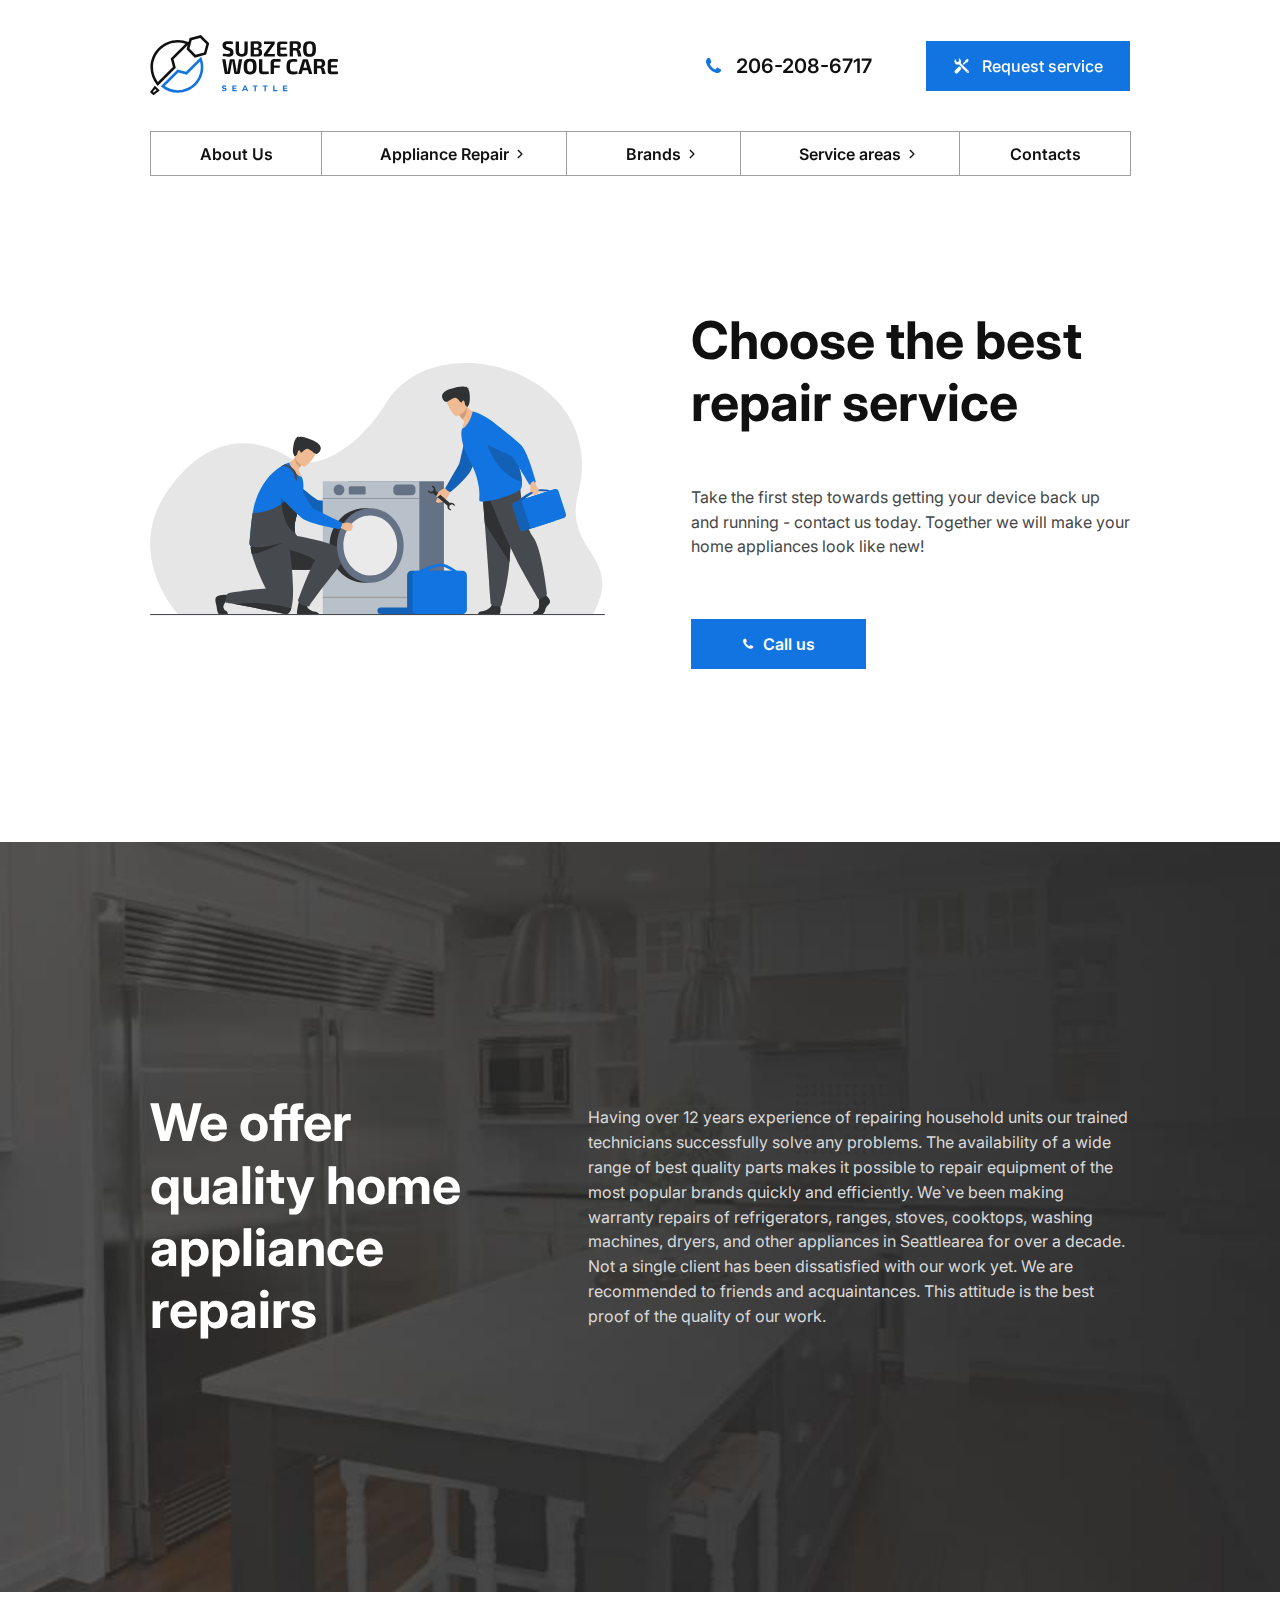
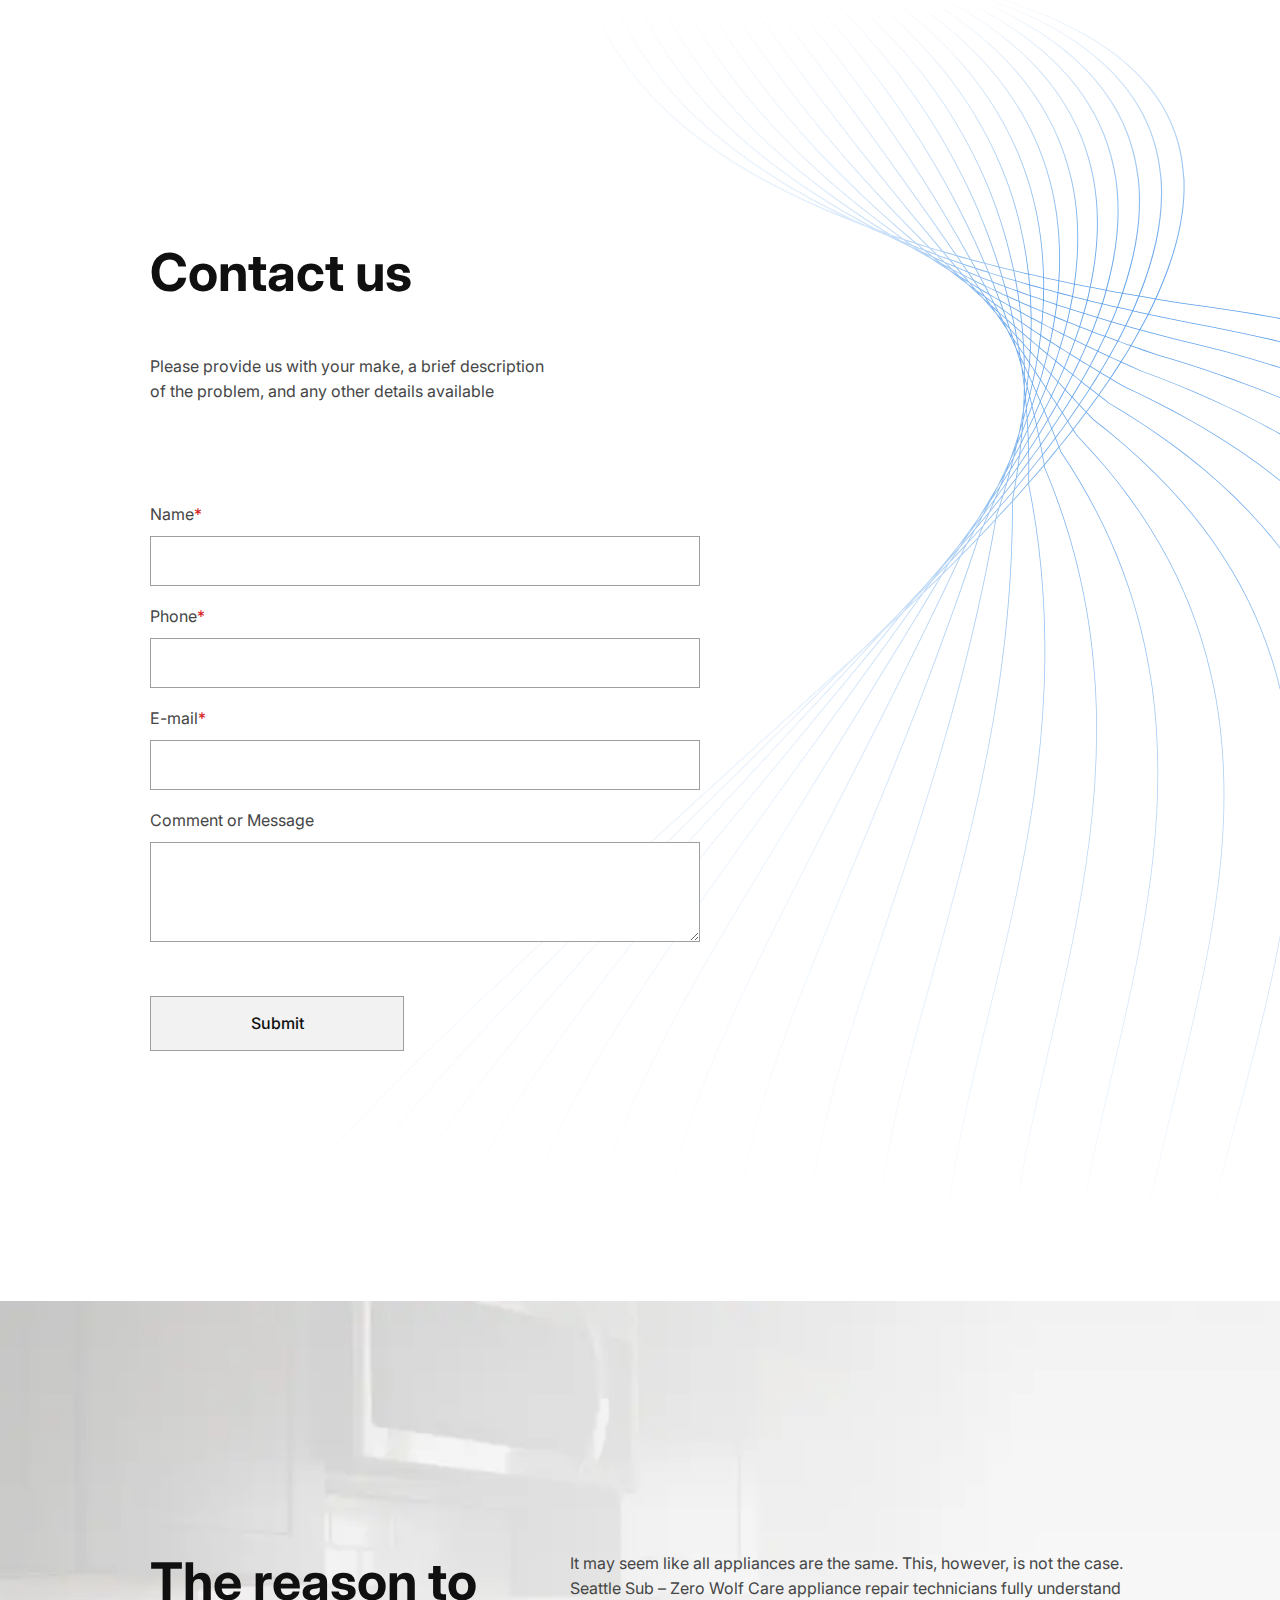
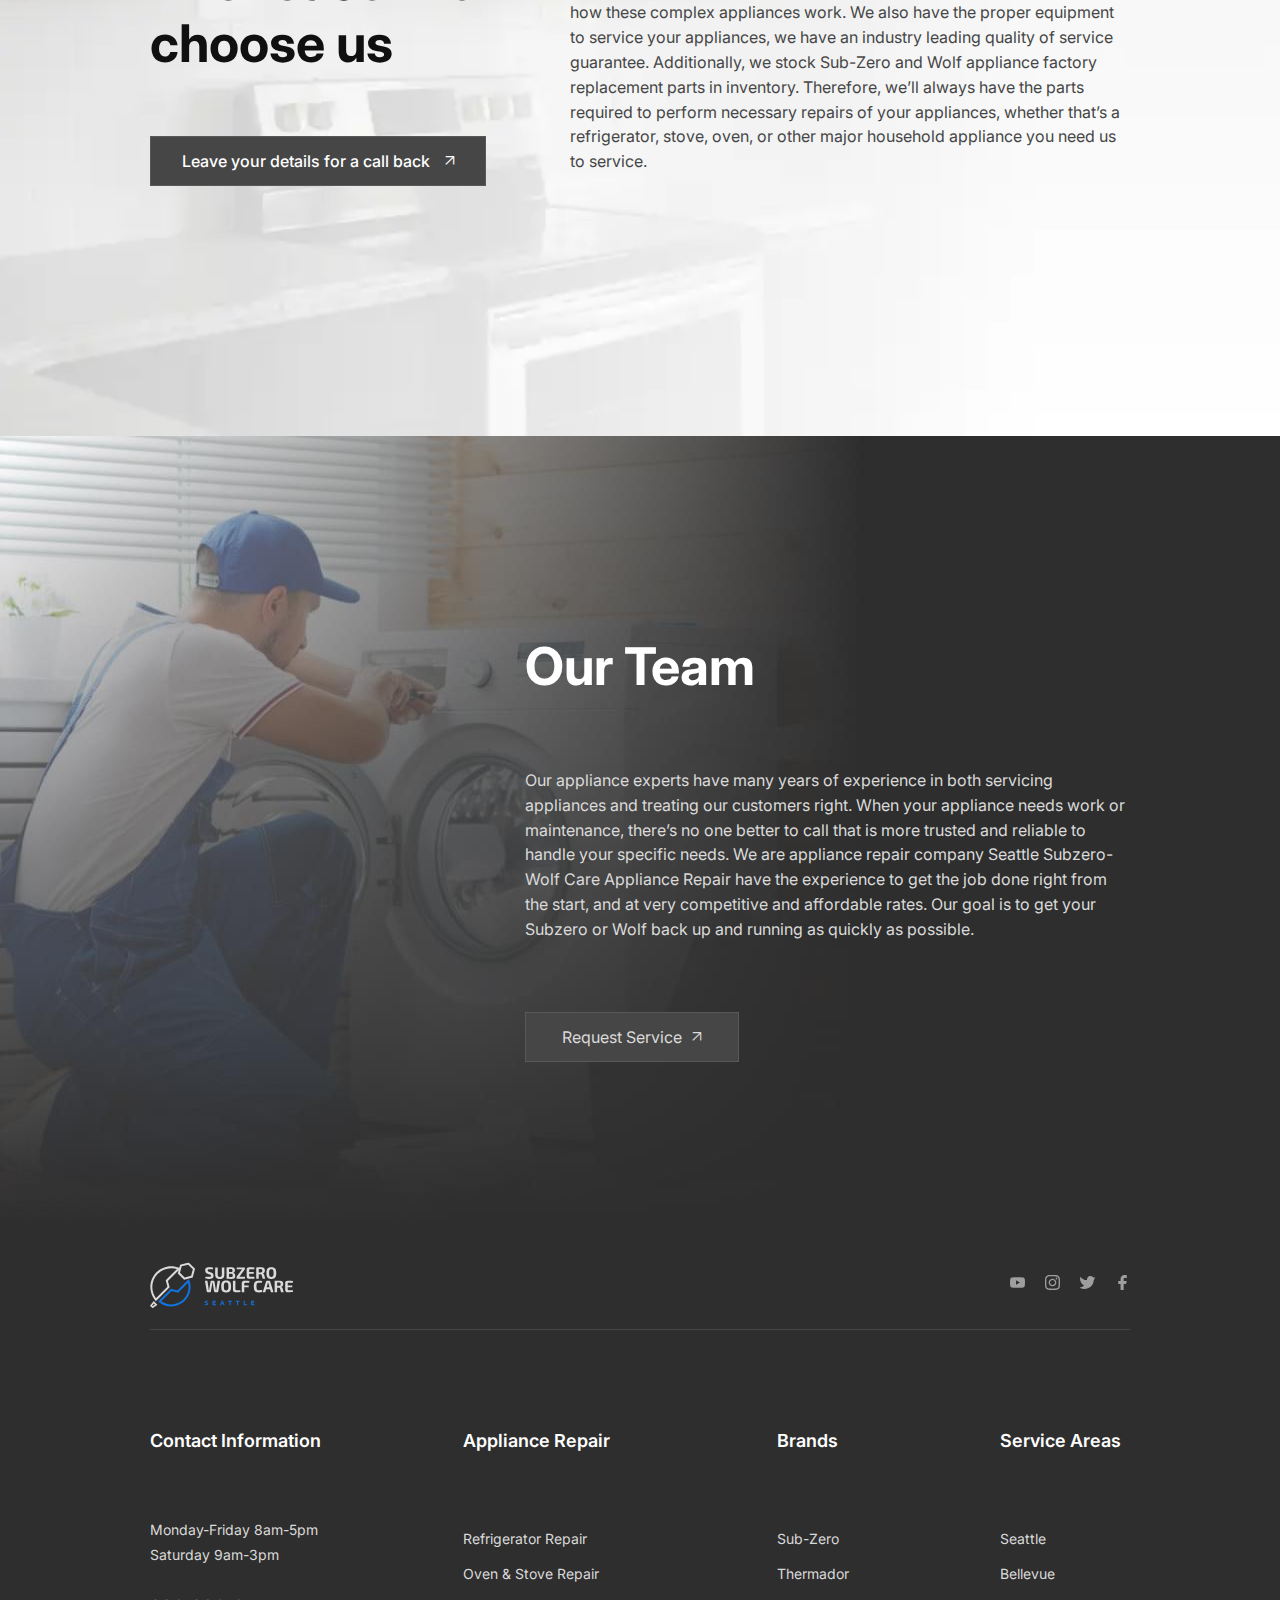
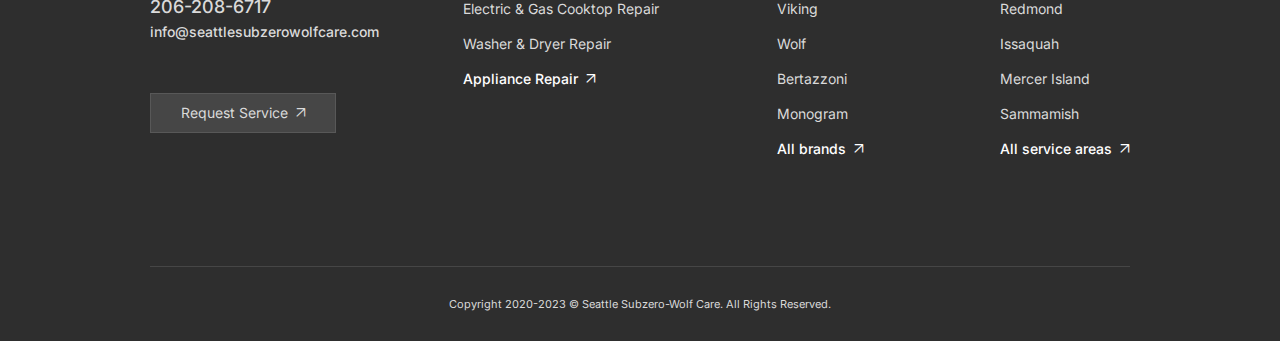
<file: contacts.html>
<!DOCTYPE html>
<html lang="en">
<head>
    <meta charset="UTF-8">
    <meta http-equiv="X-UA-Compatible" content="IE=edge">
    <meta name="viewport" content="width=device-width, initial-scale=1.0">
    <link rel="stylesheet" href="css/style.min.css?_v=20240306152922">
    <title></title>
</head>

<body>
  <div class="wrapper">
    <header class="header lock-padding">
  <div class="header__container">
    <div class="header__wrapper">
      <div class="header__top">
        <a class="header__logo header-logo" href="index.html">
          <img src="img/header-logo.svg" alt="Logotype">
        </a>
        <a class="header__phone _icon-phone" href="tel:2062086717" data-da=".menu__body,768,1">206-208-6717</a>
        <a class="header__service-btn _icon-service popup-link" href="#popup-request"
          data-da=".menu__body,768,2">Request service</a>
        <button type="button" class="icon-menu">
          <span></span>
        </button>
      </div>

      <!-- <div class="header__catalog catalog-header menu">
        <nav class="catalog-header__menu menu-catalog">
          <ul class="menu-catalog__list">
            <li class="menu-catalog__item"><a class="menu-catalog__link" href="#">About Us</a></li>
            <li class="menu-catalog__item"><button class="menu-catalog__link" data-parent="1">Appliance Repair</button>
            </li>
            <li class="menu-catalog__item"><button class="menu-catalog__link" data-parent="2">Brands</button></li>
            <li class="menu-catalog__item"><button class="menu-catalog__link" data-parent="3">Service areas</button>
            </li>
            <li class="menu-catalog__item"><a class="menu-catalog__link" href="#">Contacts</a></li>
          </ul>
          <div class="menu-catalog__sub-menu sub-menu-catalog">
            <button class="sub-menu-catalog__back _icon-back" type="button">Back</button>
            <div class="sub-menu-catalog__block sub-menu-catalog__block_1" hidden data-submenu="1">
              <ul class="sub-menu-catalog__list sub-menu-catalog__list_icon">
                <li class="sub-menu-catalog__item"><a class="sub-menu-catalog__link" href="#">Refrigerator Repair</a>
                </li>
                <li class="sub-menu-catalog__item"><a class="sub-menu-catalog__link" href="#">Oven & Stove
                    Repair</a>
                </li>
                <li class="sub-menu-catalog__item"><a class="sub-menu-catalog__link" href="#">Electric/Gas
                    Cooktop</a>
                </li>
                <li class="sub-menu-catalog__item"><a class="sub-menu-catalog__link" href="#">Washer/Dryer
                    Repair</a>
                </li>
              </ul>
            </div>
            <div class="sub-menu-catalog__block" hidden data-submenu="2">
              <ul class="sub-menu-catalog__list">
                <li class="sub-menu-catalog__item"><a class="sub-menu-catalog__link" href="#">Speed Queen Laundry</a>
                </li>
                <li class="sub-menu-catalog__item"><a class="sub-menu-catalog__link" href="#">Sub-Zero</a></li>
                <li class="sub-menu-catalog__item"><a class="sub-menu-catalog__link" href="#">Thermador</a></li>
                <li class="sub-menu-catalog__item"><a class="sub-menu-catalog__link" href="#">Thor Kitchen</a></li>
                <li class="sub-menu-catalog__item"><a class="sub-menu-catalog__link" href="#">True</a></li>
                <li class="sub-menu-catalog__item"><a class="sub-menu-catalog__link" href="#">U-Line</a></li>
                <li class="sub-menu-catalog__item"><a class="sub-menu-catalog__link" href="#">Ultraline</a></li>
                <li class="sub-menu-catalog__item"><a class="sub-menu-catalog__link" href="#">Unique</a></li>
              </ul>
              <ul class="sub-menu-catalog__list">
                <li class="sub-menu-catalog__item"><a class="sub-menu-catalog__link" href="#">Viking</a></li>
                <li class="sub-menu-catalog__item"><a class="sub-menu-catalog__link" href="#">Venmar Range Hoods</a>
                </li>
                <li class="sub-menu-catalog__item"><a class="sub-menu-catalog__link" href="#">Vent-A-Hood</a></li>
                <li class="sub-menu-catalog__item"><a class="sub-menu-catalog__link" href="#">Wascomat
                    Flex-O-Matic</a></li>
                <li class="sub-menu-catalog__item"><a class="sub-menu-catalog__link" href="#">Whirlpool</a></li>
                <li class="sub-menu-catalog__item"><a class="sub-menu-catalog__link" href="#">Wolf</a></li>
                <li class="sub-menu-catalog__item"><a class="sub-menu-catalog__link" href="#">5 Star</a></li>
                <li class="sub-menu-catalog__item"><a class="sub-menu-catalog__link" href="#">Admiral</a></li>
              </ul>
              <ul class="sub-menu-catalog__list">
                <li class="sub-menu-catalog__item"><a class="sub-menu-catalog__link" href="#">Aga Ranges</a></li>
                <li class="sub-menu-catalog__item"><a class="sub-menu-catalog__link" href="#">AEG</a></li>
                <li class="sub-menu-catalog__item"><a class="sub-menu-catalog__link" href="#">Amana</a></li>
                <li class="sub-menu-catalog__item"><a class="sub-menu-catalog__link" href="#">Ariston</a></li>
                <li class="sub-menu-catalog__item"><a class="sub-menu-catalog__link" href="#">Asko</a></li>
                <li class="sub-menu-catalog__item"><a class="sub-menu-catalog__link" href="#">Avantgarde</a></li>
                <li class="sub-menu-catalog__item"><a class="sub-menu-catalog__link" href="#">Avanti</a></li>
                <li class="sub-menu-catalog__item"><a class="sub-menu-catalog__link" href="#">Azure</a></li>
              </ul>
              <ul class="sub-menu-catalog__list">
                <li class="sub-menu-catalog__item"><a class="sub-menu-catalog__link" href="#">Beaumark</a></li>
                <li class="sub-menu-catalog__item"><a class="sub-menu-catalog__link" href="#">Bertazzoni</a></li>
                <li class="sub-menu-catalog__item"><a class="sub-menu-catalog__link" href="#">Best Range Hoods</a>
                </li>
                <li class="sub-menu-catalog__item"><a class="sub-menu-catalog__link" href="#">Blomberg</a></li>
                <li class="sub-menu-catalog__item"><a class="sub-menu-catalog__link" href="#">Blue star</a></li>
                <li class="sub-menu-catalog__item"><a class="sub-menu-catalog__link" href="#">LG</a></li>
                <li class="sub-menu-catalog__item"><a class="sub-menu-catalog__link" href="#">Liebherr</a></li>
                <li class="sub-menu-catalog__item sub-menu-catalog__item_more"><a class="sub-menu-catalog__link"
                    href="#">More brands</a></li>
              </ul>
            </div>
            <div class="sub-menu-catalog__block" hidden data-submenu="3">
              <ul class="sub-menu-catalog__list">
                <li class="sub-menu-catalog__item"><a class="sub-menu-catalog__link" href="#">Alderwood Manor</a>
                </li>
                <li class="sub-menu-catalog__item"><a class="sub-menu-catalog__link" href="#">Auburn</a>
                </li>
                <li class="sub-menu-catalog__item"><a class="sub-menu-catalog__link" href="#">Ames Lake</a></li>
                <li class="sub-menu-catalog__item"><a class="sub-menu-catalog__link" href="#">Beaux Arts Village</a>
                </li>
                <li class="sub-menu-catalog__item"><a class="sub-menu-catalog__link" href="#">Bellevue</a></li>
                <li class="sub-menu-catalog__item"><a class="sub-menu-catalog__link" href="#">Bothell</a>
                </li>
                <li class="sub-menu-catalog__item"><a class="sub-menu-catalog__link" href="#">Boulevard Park</a>
                </li>
                <li class="sub-menu-catalog__item"><a class="sub-menu-catalog__link" href="#">Bonney Lake</a></li>
              </ul>
              <ul class="sub-menu-catalog__list">
                <li class="sub-menu-catalog__item"><a class="sub-menu-catalog__link" href="#">Brier</a></li>
                <li class="sub-menu-catalog__item"><a class="sub-menu-catalog__link" href="#">Bryn Mawr-Skyway</a></li>
                <li class="sub-menu-catalog__item"><a class="sub-menu-catalog__link" href="#">Burien</a></li>
                <li class="sub-menu-catalog__item"><a class="sub-menu-catalog__link" href="#">Carnation</a></li>
                <li class="sub-menu-catalog__item"><a class="sub-menu-catalog__link" href="#">Cathcart</a></li>
                <li class="sub-menu-catalog__item"><a class="sub-menu-catalog__link" href="#">Clyde Hill</a></li>
                <li class="sub-menu-catalog__item"><a class="sub-menu-catalog__link" href="#">Cottage Lake</a></li>
                <li class="sub-menu-catalog__item"><a class="sub-menu-catalog__link" href="#">Covington</a></li>
              </ul>
              <ul class="sub-menu-catalog__list">
                <li class="sub-menu-catalog__item"><a class="sub-menu-catalog__link" href="#">Des Moines</a></li>
                <li class="sub-menu-catalog__item"><a class="sub-menu-catalog__link" href="#">Duvall</a></li>
                <li class="sub-menu-catalog__item"><a class="sub-menu-catalog__link" href="#">Echo Lake</a></li>
                <li class="sub-menu-catalog__item"><a class="sub-menu-catalog__link" href="#">Edmonds</a></li>
                <li class="sub-menu-catalog__item"><a class="sub-menu-catalog__link" href="#">Edgewood</a></li>
                <li class="sub-menu-catalog__item"><a class="sub-menu-catalog__link" href="#">Everett</a></li>
                <li class="sub-menu-catalog__item"><a class="sub-menu-catalog__link" href="#">Fairwood</a></li>
                <li class="sub-menu-catalog__item"><a class="sub-menu-catalog__link" href="#">Fall City</a></li>
              </ul>
              <ul class="sub-menu-catalog__list">
                <li class="sub-menu-catalog__item"><a class="sub-menu-catalog__link" href="#">Garcia</a></li>
                <li class="sub-menu-catalog__item"><a class="sub-menu-catalog__link" href="#">Hobart</a></li>
                <li class="sub-menu-catalog__item"><a class="sub-menu-catalog__link" href="#">Hunts Point</a></li>
                <li class="sub-menu-catalog__item"><a class="sub-menu-catalog__link" href="#">Issaquah</a></li>
                <li class="sub-menu-catalog__item"><a class="sub-menu-catalog__link" href="#">Kenmore</a></li>
                <li class="sub-menu-catalog__item"><a class="sub-menu-catalog__link" href="#">Kent</a></li>
                <li class="sub-menu-catalog__item"><a class="sub-menu-catalog__link" href="#">Kirkland</a></li>
                <li class="sub-menu-catalog__item sub-menu-catalog__item_more"><a class="sub-menu-catalog__link"
                    href="#">More brands</a></li>
              </ul>
            </div>
          </div>
        </nav>

      </div> -->

      <div class="header__menu menu">



        <!-- <nav class="menu__body">
          <ul class="menu__list">
            <li class="menu__item _active">
              <a href="index.html">About Us</a>
            </li>
            <li class="menu__item">
              <div class="menu__spollers spollers-menu" data-spollers>
                <div class="spollers-menu__item">
                  <button class="spollers-menu__title _icon-arrow-spol" type="button" data-spoller>Appliance
                    Repair</button>
                  <div class="spollers-menu__body">
                    <ul class="menu__sub-list">
                      <li class="menu__sub-item">
                        <a class="menu__sub-link" href="refrigerator-repair.html">Refrigerator Repair</a>
                      </li>
                      <li class="menu__sub-item">
                        <a class="menu__sub-link" href="oven-repair.html">Oven & Stove Repair</a>
                      </li>
                      <li class="menu__sub-item">
                        <a class="menu__sub-link" href="gas-repair.html">Electric/Gas Cooktop</a>
                      </li>
                      <li class="menu__sub-item">
                        <a class="menu__sub-link" href="washer-repair.html">Washer/Dryer Repair</a>
                      </li>
                      <li class="menu__sub-item">
                        <a class="menu__sub-link" href="appliance-repair.html">Appliance Repair</a>
                      </li>
                    </ul>
                  </div>
                </div>
              </div>
            </li>
            <li class="menu__item">
              <div class="menu__spollers spollers-menu" data-spollers>
                <div class="spollers-menu__item">
                  <button class="spollers-menu__title _icon-arrow-spol" type="button" data-spoller>Brands</button>
                  <div class="spollers-menu__body">
                    <ul class="menu__sub-list">
                      <li class="menu__sub-item">
                        <a class="menu__sub-link" href="brands-single.html">Sub-Zero</a>
                      </li>
                      <li class="menu__sub-item">
                        <a class="menu__sub-link" href="#">Thermador</a>
                      </li>
                      <li class="menu__sub-item">
                        <a class="menu__sub-link" href="#">Viking</a>
                      </li>
                      <li class="menu__sub-item">
                        <a class="menu__sub-link" href="#">Wolf</a>
                      </li>
                      <li class="menu__sub-item">
                        <a class="menu__sub-link" href="#">Bertazzoni</a>
                      </li>
                      <li class="menu__sub-item">
                        <a class="menu__sub-link" href="#">Monogram</a>
                      </li>
                      <li class="menu__sub-item">
                        <a class="menu__sub-link" href="#">Dacor</a>
                      </li>
                      <li class="menu__sub-item">
                        <a class="menu__sub-link" href="brands.html">More brands</a>
                      </li>
                    </ul>
                  </div>
                </div>
              </div>

            </li>
            <li class="menu__item">
              <div class="menu__spollers spollers-menu" data-spollers>
                <div class="spollers-menu__item">
                  <button class="spollers-menu__title _icon-arrow-spol" type="button" data-spoller>Service
                    areas</button>
                  <div class="spollers-menu__body">
                    <ul class="menu__sub-list">
                      <li class="menu__sub-item">
                        <a class="menu__sub-link" href="areas-single.html">Seattle</a>
                      </li>
                      <li class="menu__sub-item">
                        <a class="menu__sub-link" href="#">Bellevue</a>
                      </li>
                      <li class="menu__sub-item">
                        <a class="menu__sub-link" href="#">Redmond</a>
                      </li>
                      <li class="menu__sub-item">
                        <a class="menu__sub-link" href="#">Issaquah</a>
                      </li>
                      <li class="menu__sub-item">
                        <a class="menu__sub-link" href="#">Mercer Island</a>
                      </li>
                      <li class="menu__sub-item">
                        <a class="menu__sub-link" href="#">Sammamish</a>
                      </li>
                      <li class="menu__sub-item">
                        <a class="menu__sub-link" href="#">Kirkland</a>
                      </li>
                      <li class="menu__sub-item">
                        <a class="menu__sub-link" href="areas.html">More areas</a>
                      </li>
                    </ul>
                  </div>
                </div>
              </div>

            </li>
            <li class="menu__item"><a href="contacts.html">Contacts</a></li>
          </ul>
        </nav> -->

        <nav class="menu__body">
          <ul class="menu__list" data-spollers>
            <li class="menu__item"><a href="#">About Us</a></li>
            <li class="menu__item">
              <button data-spoller>Appliance Repair</button>
              <div class="menu__sub-body">
                <ul class="menu__sub-list">
                  <li class="menu__sub-item"><a class="menu__sub-link" href="#">Refrigerator Repair</a></li>
                  <li class="menu__sub-item"><a class="menu__sub-link" href="#">Oven & Stove Repair</a></li>
                  <li class="menu__sub-item"><a class="menu__sub-link" href="#">Electric/Gas Cooktop</a></li>
                  <li class="menu__sub-item"><a class="menu__sub-link" href="#">Washer/Dryer Repair</a></li>
                </ul>
              </div>

            </li>
            <li class="menu__item">
              <button data-spoller>Brands</button>
              <div class="menu__sub-body">
                <div class="menu__sub-inner">
                  <ul class="menu__sub-list">
                    <li class="menu__sub-item"><a class="menu__sub-link" href="#">Speed Queen Laundry</a></li>
                    <li class="menu__sub-item"><a class="menu__sub-link" href="#">Sub-Zero</a></li>
                    <li class="menu__sub-item"><a class="menu__sub-link" href="#">Thermador</a></li>
                    <li class="menu__sub-item"><a class="menu__sub-link" href="#">Thor Kitchen</a></li>
                    <li class="menu__sub-item"><a class="menu__sub-link" href="#">True</a></li>
                    <li class="menu__sub-item"><a class="menu__sub-link" href="#">U-Line</a></li>
                    <li class="menu__sub-item"><a class="menu__sub-link" href="#">Ultraline</a></li>
                    <li class="menu__sub-item"><a class="menu__sub-link" href="#">Unique</a></li>
                  </ul>
                  <ul class="menu__sub-list">
                    <li class="menu__sub-item"><a class="menu__sub-link" href="#">Viking</a></li>
                    <li class="menu__sub-item"><a class="menu__sub-link" href="#">Venmar Range Hoods</a></li>
                    <li class="menu__sub-item"><a class="menu__sub-link" href="#">Vent-A-Hood</a></li>
                    <li class="menu__sub-item"><a class="menu__sub-link" href="#">Wascomat Flex-O-Matic</a></li>
                    <li class="menu__sub-item"><a class="menu__sub-link" href="#">Whirlpool</a></li>
                    <li class="menu__sub-item"><a class="menu__sub-link" href="#">Wolf</a></li>
                    <li class="menu__sub-item"><a class="menu__sub-link" href="#">5 Star</a></li>
                    <li class="menu__sub-item"><a class="menu__sub-link" href="#">Admiral</a></li>
                  </ul>
                  <ul class="menu__sub-list">
                    <li class="menu__sub-item"><a class="menu__sub-link" href="#">Aga Ranges</a></li>
                    <li class="menu__sub-item"><a class="menu__sub-link" href="#">AEG</a></li>
                    <li class="menu__sub-item"><a class="menu__sub-link" href="#">Amana</a></li>
                    <li class="menu__sub-item"><a class="menu__sub-link" href="#">Ariston</a></li>
                    <li class="menu__sub-item"><a class="menu__sub-link" href="#">Asko</a></li>
                    <li class="menu__sub-item"><a class="menu__sub-link" href="#">Avantgarde</a></li>
                    <li class="menu__sub-item"><a class="menu__sub-link" href="#">Avanti</a></li>
                    <li class="menu__sub-item"><a class="menu__sub-link" href="#">Azure</a></li>
                  </ul>
                  <ul class="menu__sub-list">
                    <li class="menu__sub-item"><a class="menu__sub-link" href="#">Beaumark</a></li>
                    <li class="menu__sub-item"><a class="menu__sub-link" href="#">Bertazzoni</a></li>
                    <li class="menu__sub-item"><a class="menu__sub-link" href="#">Best Range Hoods</a></li>
                    <li class="menu__sub-item"><a class="menu__sub-link" href="#">Blomberg</a></li>
                    <li class="menu__sub-item"><a class="menu__sub-link" href="#">Blue star</a></li>
                    <li class="menu__sub-item"><a class="menu__sub-link" href="#">LG</a></li>
                    <li class="menu__sub-item"><a class="menu__sub-link" href="#">Liebherr</a></li>
                    <li class="menu__sub-item"><a class="menu__sub-link" href="#">More brands</a></li>
                  </ul>
                </div>

              </div>
            </li>
            <li class="menu__item">
              <button data-spoller>Service areas</button>
              <div class="menu__sub-body">
                <div class="menu__sub-inner">
                  <ul class="menu__sub-list">
                    <li class="menu__sub-item"><a class="menu__sub-link" href="#">Alderwood Manor</a></li>
                    <li class="menu__sub-item"><a class="menu__sub-link" href="#">Auburn</a></li>
                    <li class="menu__sub-item"><a class="menu__sub-link" href="#">Ames Lake</a></li>
                    <li class="menu__sub-item"><a class="menu__sub-link" href="#">Beaux Arts Village</a></li>
                    <li class="menu__sub-item"><a class="menu__sub-link" href="#">Bellevue</a></li>
                    <li class="menu__sub-item"><a class="menu__sub-link" href="#">Bothell</a></li>
                    <li class="menu__sub-item"><a class="menu__sub-link" href="#">Boulevard Park</a></li>
                    <li class="menu__sub-item"><a class="menu__sub-link" href="#">Bonney Lake</a></li>
                  </ul>
                  <ul class="menu__sub-list">
                    <li class="menu__sub-item"><a class="menu__sub-link" href="#">Brier</a></li>
                    <li class="menu__sub-item"><a class="menu__sub-link" href="#">Bryn Mawr-Skyway</a></li>
                    <li class="menu__sub-item"><a class="menu__sub-link" href="#">Burien</a></li>
                    <li class="menu__sub-item"><a class="menu__sub-link" href="#">Carnation</a></li>
                    <li class="menu__sub-item"><a class="menu__sub-link" href="#">Cathcart</a></li>
                    <li class="menu__sub-item"><a class="menu__sub-link" href="#">Clyde Hill</a></li>
                    <li class="menu__sub-item"><a class="menu__sub-link" href="#">Cottage Lake</a></li>
                    <li class="menu__sub-item"><a class="menu__sub-link" href="#">Covington</a></li>
                  </ul>
                  <ul class="menu__sub-list">
                    <li class="menu__sub-item"><a class="menu__sub-link" href="#">Des Moines</a></li>
                    <li class="menu__sub-item"><a class="menu__sub-link" href="#">Duvall</a></li>
                    <li class="menu__sub-item"><a class="menu__sub-link" href="#">Echo Lake</a></li>
                    <li class="menu__sub-item"><a class="menu__sub-link" href="#">Edmonds</a></li>
                    <li class="menu__sub-item"><a class="menu__sub-link" href="#">Edgewood</a></li>
                    <li class="menu__sub-item"><a class="menu__sub-link" href="#">Everett</a></li>
                    <li class="menu__sub-item"><a class="menu__sub-link" href="#">Fairwood</a></li>
                    <li class="menu__sub-item"><a class="menu__sub-link" href="#">Fall City</a></li>
                  </ul>
                  <ul class="menu__sub-list">
                    <li class="menu__sub-item"><a class="menu__sub-link" href="#">Garcia</a></li>
                    <li class="menu__sub-item"><a class="menu__sub-link" href="#">Hobart</a></li>
                    <li class="menu__sub-item"><a class="menu__sub-link" href="#">Hunts Point</a></li>
                    <li class="menu__sub-item"><a class="menu__sub-link" href="#">Issaquah</a></li>
                    <li class="menu__sub-item"><a class="menu__sub-link" href="#">Kenmore</a></li>
                    <li class="menu__sub-item"><a class="menu__sub-link" href="#">Kent</a></li>
                    <li class="menu__sub-item"><a class="menu__sub-link" href="#">Kirkland</a></li>
                    <li class="menu__sub-item"><a class="menu__sub-link" href="#">More areas</a></li>
                  </ul>
                </div>
              </div>


            </li>
            <li class="menu__item"><a href="#">Contacts</a></li>
          </ul>
        </nav>




      </div>
    </div>
  </div>






</header>
    <main class="page">
      <section class="page__best best">
        <div class="best__container">
          <div class="best__body">
            <div class="best__images">
              <img src="img/best/01.svg" alt="Pictures">
            </div>
            <div class="best__content">
              <h1 class="best__title title">
                Choose the best repair service
              </h1>
              <div class="best__text">
                <p>
                  Take the first step towards getting your device back up and running - contact us today. Together we
                  will make your home appliances look like new!
                </p>
              </div>
              <a class="call__btn _icon-phone" href="#">Call us</a>
            </div>
          </div>
        </div>
      </section>
      <section class="page__quality quality" style="background-image: url(img/quality-bg.jpg)">
        <div class="quality__container">
          <div class="quality__content">
            <h2 class="quality__title title_white">
              We offer quality home appliance repairs
            </h2>
            <div class="quality__text">
              <p>
                Having over 12 years experience of repairing household units our trained technicians successfully solve
                any problems. The availability of a wide range of best quality parts makes it possible to repair
                equipment of the most popular brands quickly and efficiently. We`ve been making warranty repairs of
                refrigerators, ranges, stoves, cooktops, washing machines, dryers, and other appliances in Seattlearea
                for over a decade. Not a single client has been dissatisfied with our work yet. We are recommended to
                friends and acquaintances. This attitude is the best proof of the quality of our work.
              </p>
            </div>
          </div>
        </div>
      </section>
      <section class="page__contact contact">
        <div class="contact__container">
          <div class="contact__body">
            <h2 class="contact__title title">
              Contact us
            </h2>
            <div class="contact__text">
              <p>
                Please provide us with your make, a brief description of the problem, and any other details available
              </p>
            </div>
            <form class="contact__form form-contact" action="#">
              <div class="form-contact__item">
                <label for="formName" class="form-contact__label">Name<span>*</span></label>
                <input id="formName" type="text" name="name" class="form-contact__input" required>
              </div>
              <div class="form-contact__item">
                <label for="formPhone" class="form-contact__label">Phone<span>*</span></label>
                <input id="formPhone" type="tel" name="phone" class="form-contact__input" required>
              </div>
              <div class="form-contact__item">
                <label for="formEmail" class="form-contact__label">E-mail<span>*</span></label>
                <input id="formEmail" type="email" name="email" class="form-contact__input" required>
              </div>
              <div class="form-contact__item">
                <label for="formMessage" class="form-contact__label">Comment or Message</label>
                <textarea name="message" id="formMessage" class="form-contact__input"></textarea>
              </div>
              <button type="submit" class="form-contact__button">Submit</button>
            </form>
          </div>
        </div>
      </section> 
      <section class="page__choose-two choose-two">
        <div class="choose-two__container">
          <div class="choose-two__body">
            <div class="choose-two__content">
              <h2 class="choose-two__title title">The reason to choose us</h2>
              <a class="choose-two__btn _icon-arrow-up" href="#" data-da=".choose-two__body,767.98,3">Leave your details
                for a call back</a>
            </div>
            <div class="choose-two__text">
              <p>
                It may seem like all appliances are the same. This, however, is not the case. Seattle Sub – Zero Wolf
                Care appliance repair technicians fully understand how these complex appliances work. We also have the
                proper equipment to service your appliances, we have an industry leading quality of service guarantee.
                Additionally, we stock Sub-Zero and Wolf appliance factory replacement parts in inventory. Therefore,
                we’ll always have the parts required to perform necessary repairs of your appliances, whether that’s a
                refrigerator, stove, oven, or other major household appliance you need us to service.
              </p>
            </div>
          </div>
        </div>
      </section>
      <section class="page__team team" style="background-image: url(img/footer-bg.jpg)">
        <div class="team__container">
          <div class="team__body">
            <h2 class="team__title">Our Team</h2>
            <div class="team__text">
              <p>
                Our appliance experts have many years of experience in both servicing appliances and treating our
                customers right. When your appliance needs work or maintenance, there’s no one better to call that
                is more trusted and reliable to handle your specific needs. We are appliance repair company Seattle
                Subzero-Wolf Care Appliance Repair have the experience to get the job done right from the start, and
                at very competitive and affordable rates. Our goal is to get your Subzero or Wolf back up and
                running as quickly as possible.
              </p>
            </div>
            <a class="team__btn _icon-arrow-up" href="#">Request Service</a>
          </div>
        </div>
      </section>
    </main>
    <footer class="footer">
    <div class="footer__container">
        <div class="footer__top">
            <a class="footer__logo footer-logo" href="index.html">
                <img src="img/footer-logo.svg" alt="Logotype">
            </a>
            <ul class="footer__social social" data-da=".footer__container,479.98,2">
                <li class="social__item">
                    <a class="social__link" href="#">
                        <img src="img/social/01.svg" alt="Icon">
                    </a>
                </li>
                <li class="social__item">
                    <a class="social__link" href="#">
                        <img src="img/social/02.svg" alt="Icon">
                    </a>
                </li>
                <li class="social__item">
                    <a class="social__link" href="#">
                        <img src="img/social/03.svg" alt="Icon">
                    </a>
                </li>
                <li class="social__item">
                    <a class="social__link" href="#">
                        <img src="img/social/04.svg" alt="Icon">
                    </a>
                </li>
            </ul>
        </div>
        <div class="footer__body">
            <div class="footer__columns">

                <div class="column-footer__contact contact-column">
                    <h4 class="contact-column__title footer-title">Contact Information</h4>
                    <div class="contact-column__schedule">
                        <p>Monday-Friday 8am-5pm</p>
                        <p>Saturday 9am-3pm</p>
                    </div>
                    <a class="contact-column__phone" href="tel:2062086717">206-208-6717</a>
                    <a class="contact-column__email"
                        href="mailto:info@seattlesubzerowolfcare.com">info@seattlesubzerowolfcare.com</a>
                    <a class="contact-column__btn _icon-arrow-up" href="#">Request Service</a>
                </div>


                <div class="column-footer__repair repair-column">
                    <h4 class="repair-column__title footer-title">Appliance Repair</h4>
                    <ul class="repair-column__list column__list">
                        <li class="repair-column__item">
                            <a class="repair-column__link" href="refrigerator-repair.html">Refrigerator Repair</a>
                        </li>
                        <li class="repair-column__item">
                            <a class="repair-column__link" href="oven-repair.html">Oven & Stove Repair</a>
                        </li>
                        <li class="repair-column__item">
                            <a class="repair-column__link" href="gas-repair.html">Electric & Gas Cooktop Repair</a>
                        </li>
                        <li class="repair-column__item">
                            <a class="repair-column__link" href="washer-repair.html">Washer & Dryer Repair</a>
                        </li>
                    </ul>
                    <a class="repair__btn footer__btn _icon-arrow-up" href="appliance-repair.html">Appliance Repair</a>
                </div>


                <div class="column-footer__brands brands-column">
                    <h4 class="brands-column__title footer-title">Brands</h4>
                    <ul class="brands-column__list column__list">
                        <li class="brands-column__item">
                            <a class="brands-column__link" href="brands-single.html">Sub-Zero</a>
                        </li>
                        <li class="brands-column__item">
                            <a class="brands-column__link" href="#">Thermador</a>
                        </li>
                        <li class="brands-column__item">
                            <a class="brands-column__link" href="#">Viking</a>
                        </li>
                        <li class="brands-column__item">
                            <a class="brands-column__link" href="#">Wolf</a>
                        </li>
                        <li class="brands-column__item">
                            <a class="brands-column__link" href="#">Bertazzoni</a>
                        </li>
                        <li class="brands-column__item">
                            <a class="brands-column__link" href="#">Monogram</a>
                        </li>
                    </ul>
                    <a class="brands__btn footer__btn _icon-arrow-up" href="brands.html">All brands</a>
                </div>


                <div class="column-footer__areas areas-column">
                    <h4 class="areas-column__title footer-title">Service Areas</h4>
                    <ul class="areas-column__list column__list">
                        <li class="areas-column__item">
                            <a class="areas-column__link" href="areas-single.html">Seattle</a>
                        </li>
                        <li class="areas-column__item">
                            <a class="areas-column__link" href="#">Bellevue</a>
                        </li>
                        <li class="areas-column__item">
                            <a class="areas-column__link" href="#">Redmond</a>
                        </li>
                        <li class="areas-column__item">
                            <a class="areas-column__link" href="#">Issaquah</a>
                        </li>
                        <li class="areas-column__item">
                            <a class="areas-column__link" href="#">Mercer Island</a>
                        </li>
                        <li class="areas-column__item">
                            <a class="areas-column__link" href="#">Sammamish</a>
                        </li>
                    </ul>
                    <a class="areas__btn footer__btn _icon-arrow-up" href="areas.html">All service areas</a>
                </div>

            </div>
        </div>
        <div class="footer__copy">
            Copyright 2020-2023 © Seattle Subzero-Wolf Care. All Rights Reserved.
        </div>
    </div>
</footer>
  </div>
  <div class="popup-request popup" id="popup-request">
    <div class="popup-request__body">
        <div class="popup-request__content popup__content">
            <button class="popup-request__btn-close close-popup"></button>
            <h3 class="popup-request__title">Request service</h3>
            <div class="popup-request__text">
                Please provide us with your make, a brief description of the problem, and any other details
                available
            </div>
            <form class="popup-request__form form-request">
                <div class="form-request__wrapper">
                    <div class="form-request__item">
                        <label for="formName" class="form-request__label">Name<span>*</span></label>
                        <input id="formName" type="text" name="name" class="form-request__input" required>
                    </div>
                    <div class="form-request__item">
                        <label for="formPhone" class="form-request__label">Phone<span>*</span></label>
                        <input id="formPhone" type="tel" name="phone" class="form-request__input" required>
                    </div>
                </div>
                <div class="form-request__item">
                    <label for="formEmail" class="form-request__label">E-mail<span>*</span></label>
                    <input id="formEmail" type="email" name="email" class="form-request__input" required>
                </div>
                <div class="form-request__item">
                    <label for="formMessage" class="form-request__label">Comment or Message</label>
                    <textarea name="message" id="formMessage" class="form-request__input"></textarea>
                </div>
                <button type="submit" class="form-request__button">Submit</button>
            </form>
        </div>
    </div>
</div>
  <a id="phone-button" class="phone-button" href="tel:2062086717">
    <svg id="phone-button-icon" class="phone-button-icon" width="68" height="68" viewBox="0 0 88 88" fill="none"
        xmlns="http://www.w3.org/2000/svg">
        <circle opacity="0.1" cx="44" cy="44" r="44" fill="#1274e0" />
        <ellipse cx="44.4814" cy="44.4814" rx="36" ry="36" fill="#1274e0" />
        <path
            d="M47.7031 29.9218C47.7447 29.7629 47.8176 29.6139 47.9175 29.4835C48.0174 29.3531 48.1423 29.244 48.2849 29.1625C48.4275 29.081 48.5849 29.0288 48.748 29.0089C48.911 28.989 49.0764 29.0019 49.2344 29.0468C51.5646 29.6717 53.6893 30.8988 55.3952 32.6047C57.1011 34.3106 58.3282 36.4353 58.9531 38.7655C58.998 38.9235 59.0108 39.0889 58.991 39.2519C58.9711 39.415 58.9189 39.5724 58.8374 39.715C58.7559 39.8576 58.6468 39.9825 58.5164 40.0824C58.386 40.1823 58.237 40.2552 58.0781 40.2968C57.9715 40.3277 57.861 40.3434 57.75 40.3436C57.4741 40.3421 57.2065 40.2492 56.9889 40.0797C56.7712 39.9101 56.6158 39.6733 56.5469 39.4061C56.0271 37.5035 55.0201 35.7692 53.6254 34.3745C52.2307 32.9798 50.4964 31.9728 48.5937 31.453C48.4334 31.4132 48.2828 31.3415 48.1507 31.2424C48.0185 31.1432 47.9077 31.0185 47.8246 30.8757C47.7416 30.7329 47.688 30.5749 47.6671 30.4111C47.6463 30.2472 47.6585 30.0808 47.7031 29.9218ZM47.2969 36.2811C48.3545 36.5707 49.3185 37.1307 50.0938 37.906C50.8692 38.6814 51.4292 39.6454 51.7187 40.703C51.7853 40.9715 51.94 41.2098 52.1582 41.3798C52.3764 41.5498 52.6453 41.6416 52.9219 41.6405C53.0279 41.6416 53.1334 41.6257 53.2344 41.5936C53.3947 41.5538 53.5454 41.4821 53.6775 41.383C53.8096 41.2838 53.9205 41.1592 54.0035 41.0164C54.0866 40.8736 54.1401 40.7156 54.161 40.5517C54.1818 40.3878 54.1696 40.2214 54.125 40.0624C53.7304 38.5772 52.9503 37.2228 51.8637 36.1362C50.7771 35.0496 49.4226 34.2695 47.9375 33.8749C47.7744 33.8155 47.6008 33.7907 47.4276 33.8021C47.2545 33.8134 47.0856 33.8608 46.9317 33.941C46.7778 34.0212 46.6424 34.1326 46.5339 34.2681C46.4254 34.4035 46.3463 34.5601 46.3017 34.7278C46.2571 34.8955 46.2478 35.0706 46.2746 35.2421C46.3013 35.4136 46.3635 35.5776 46.4571 35.7237C46.5507 35.8698 46.6737 35.9948 46.8183 36.0908C46.9629 36.1868 47.1259 36.2516 47.2969 36.2811ZM60.1875 51.3593C59.9111 53.4693 58.8779 55.4071 57.2799 56.8125C55.682 58.2179 53.628 58.9952 51.5 58.9999C39.0937 58.9999 29 48.9061 29 36.4999C29.0047 34.3719 29.782 32.3179 31.1874 30.72C32.5928 29.122 34.5306 28.0888 36.6406 27.8124C37.1785 27.7528 37.7214 27.866 38.1906 28.1357C38.6598 28.4054 39.0308 28.8176 39.25 29.3124L42.3906 36.6405C42.5535 37.0209 42.6189 37.4359 42.5807 37.848C42.5424 38.26 42.4019 38.6559 42.1719 38.9999L39.5781 42.9686C40.7526 45.3522 42.6879 47.2765 45.0781 48.4374L49 45.828C49.3436 45.5964 49.7405 45.4562 50.1534 45.4207C50.5662 45.3851 50.9813 45.4554 51.3594 45.6249L58.6875 48.7499C59.1823 48.969 59.5945 49.3401 59.8642 49.8093C60.1339 50.2785 60.2471 50.8214 60.1875 51.3593ZM57.7031 51.0468L50.375 47.9218L46.4687 50.5311C46.1093 50.7688 45.6946 50.9094 45.2648 50.9396C44.835 50.9697 44.4047 50.8882 44.0156 50.703C41.1046 49.2949 38.7499 46.9512 37.3281 44.0468C37.1407 43.659 37.0566 43.2295 37.0839 42.7997C37.1113 42.3699 37.2492 41.9544 37.4844 41.5936L40.0937 37.6249L36.9531 30.2968C35.4452 30.4906 34.0597 31.2274 33.0559 32.3692C32.0522 33.5111 31.499 34.9796 31.5 36.4999C31.5041 41.8029 33.6126 46.8876 37.3624 50.6375C41.1123 54.3873 46.1969 56.4958 51.5 56.4999C53.0203 56.5009 54.4888 55.9477 55.6307 54.944C56.7725 53.9402 57.5093 52.5547 57.7031 51.0468Z"
            fill="white" />
    </svg>
</a>
  <script src="js/app.min.js?_v=20240306152922"></script>
</body>

</html>
</file>
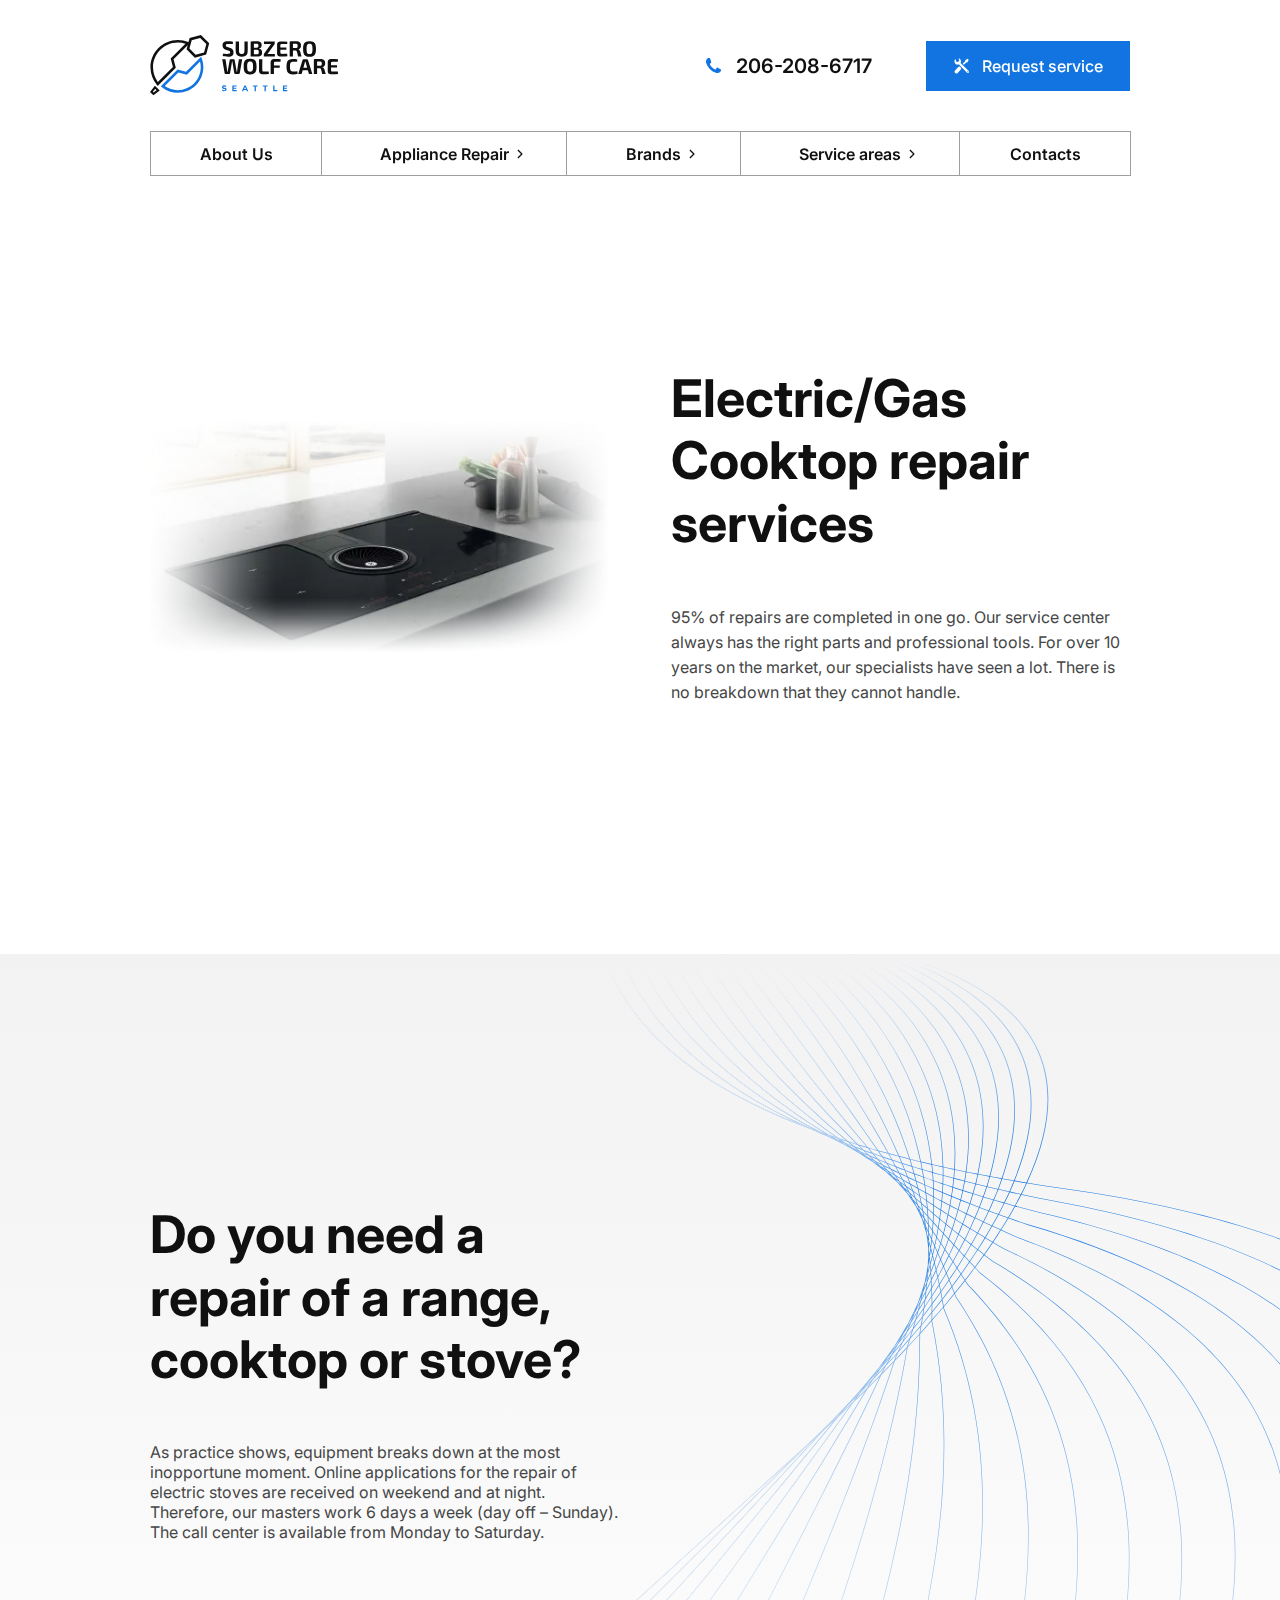
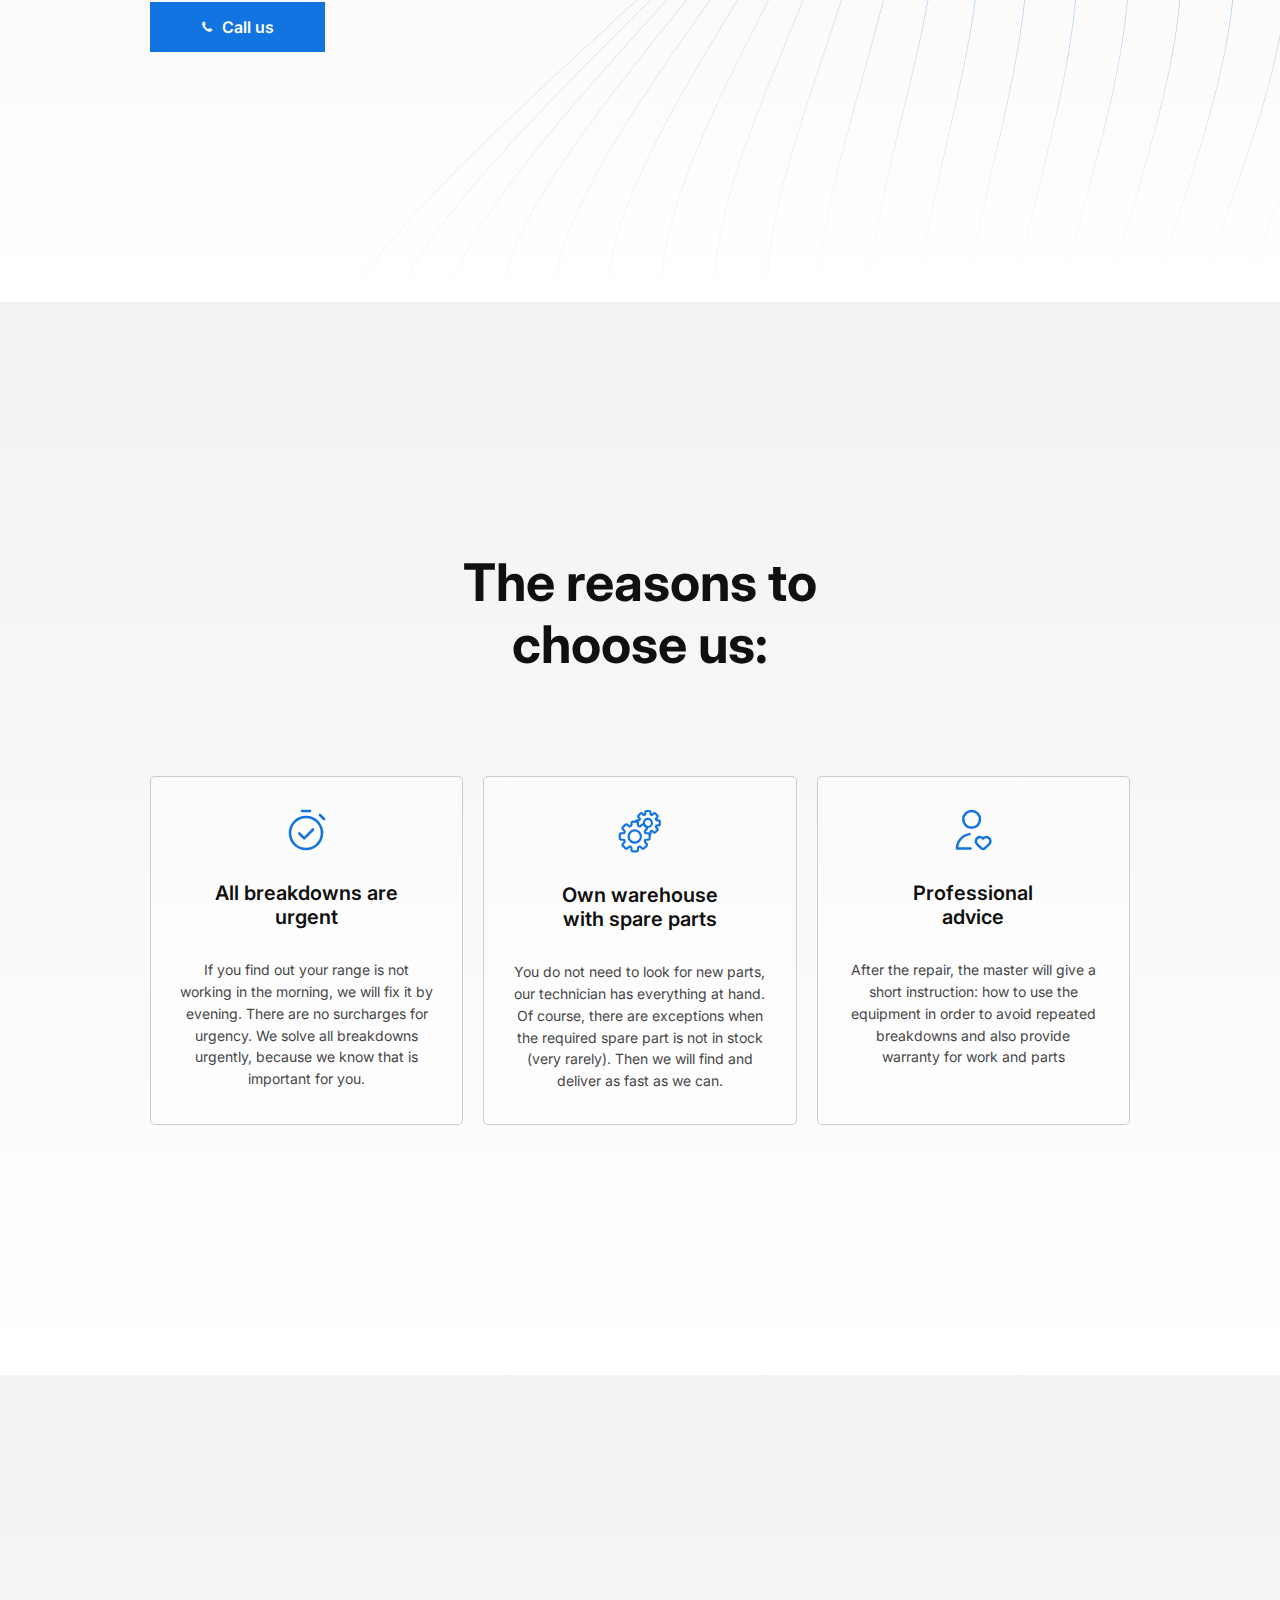
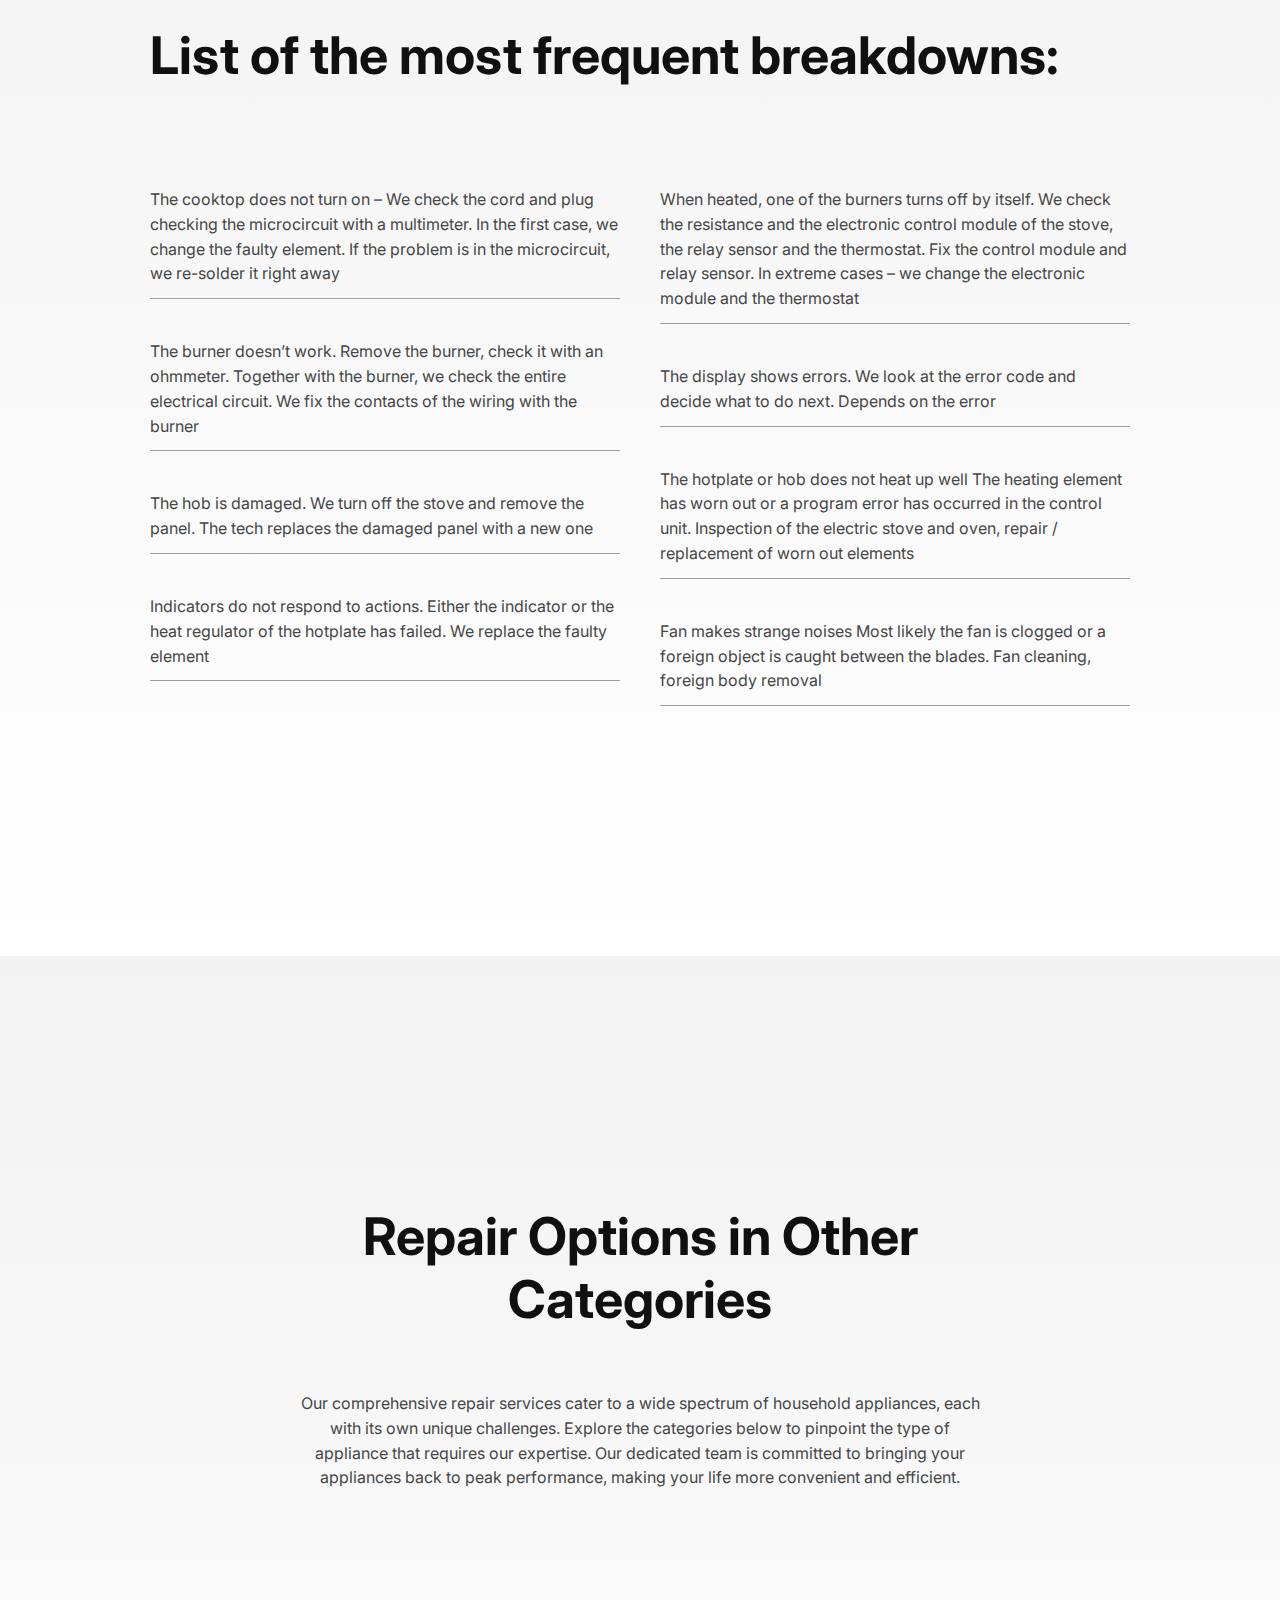
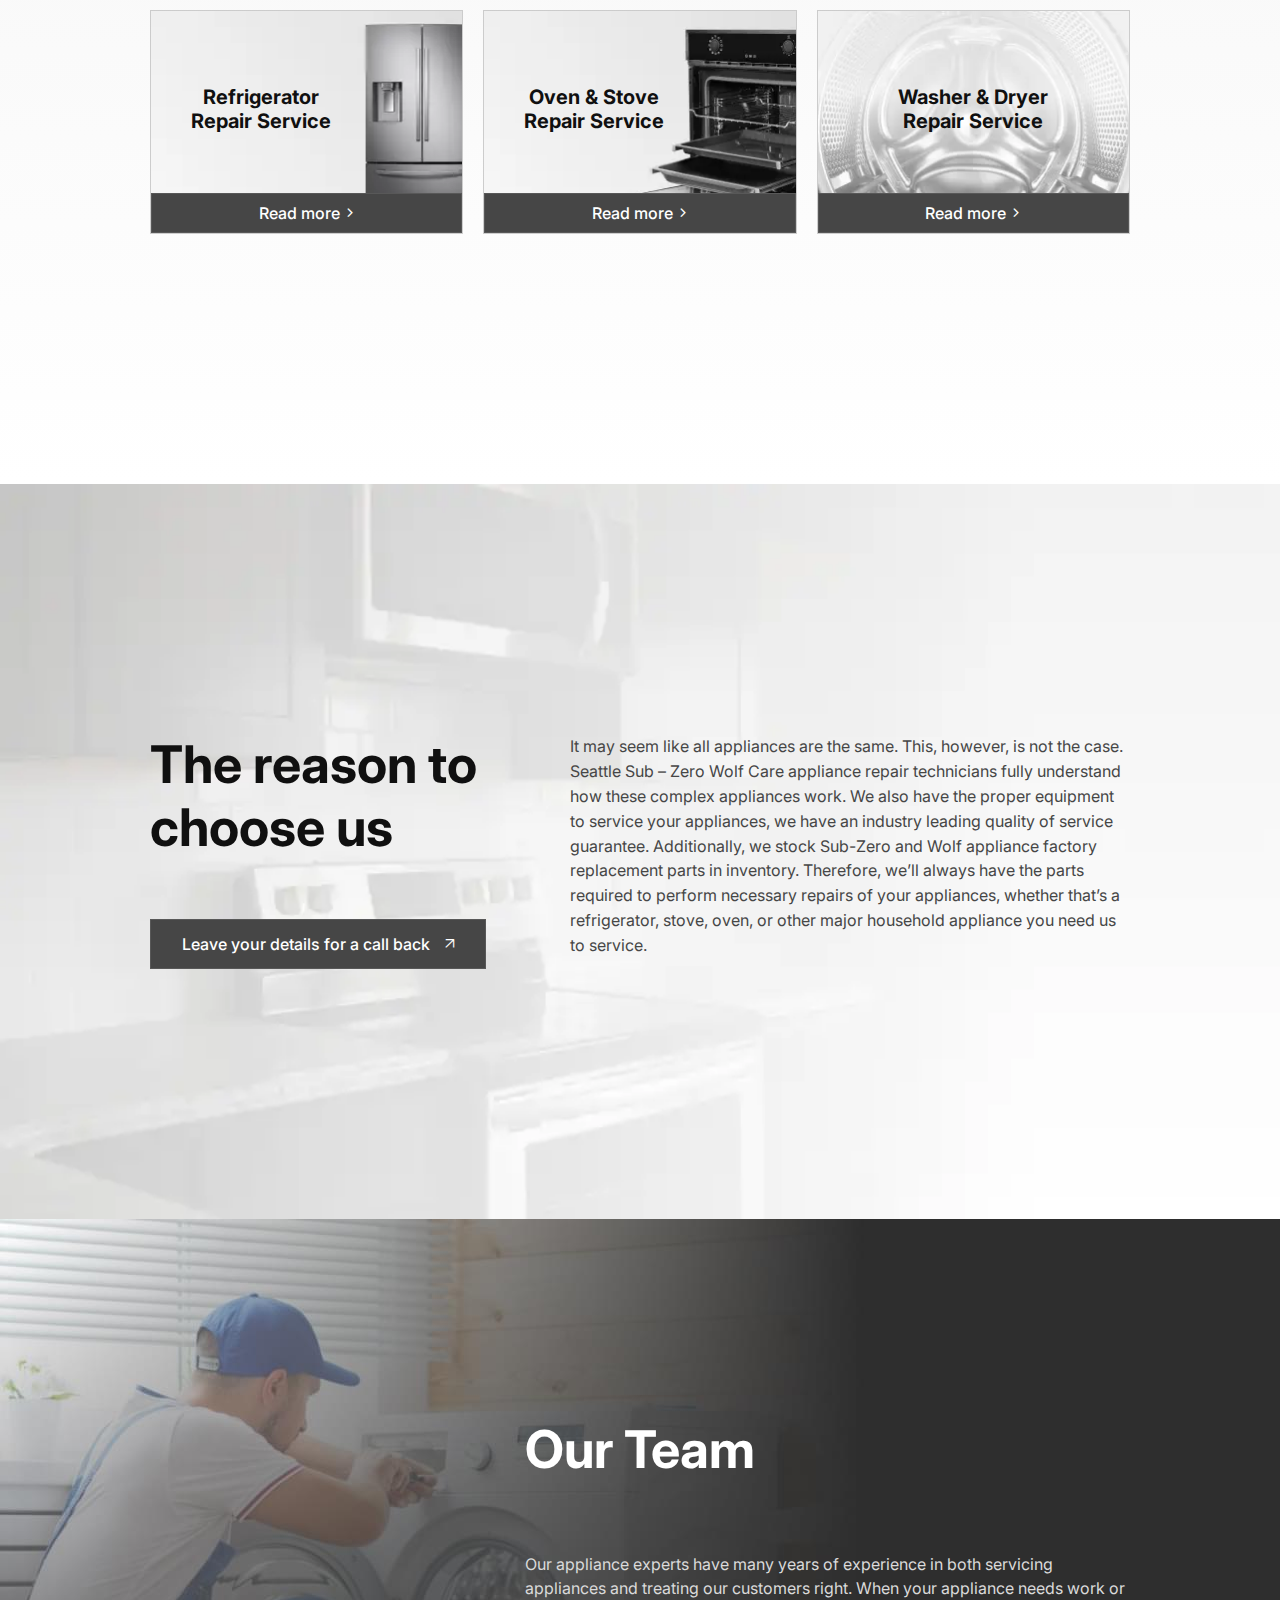
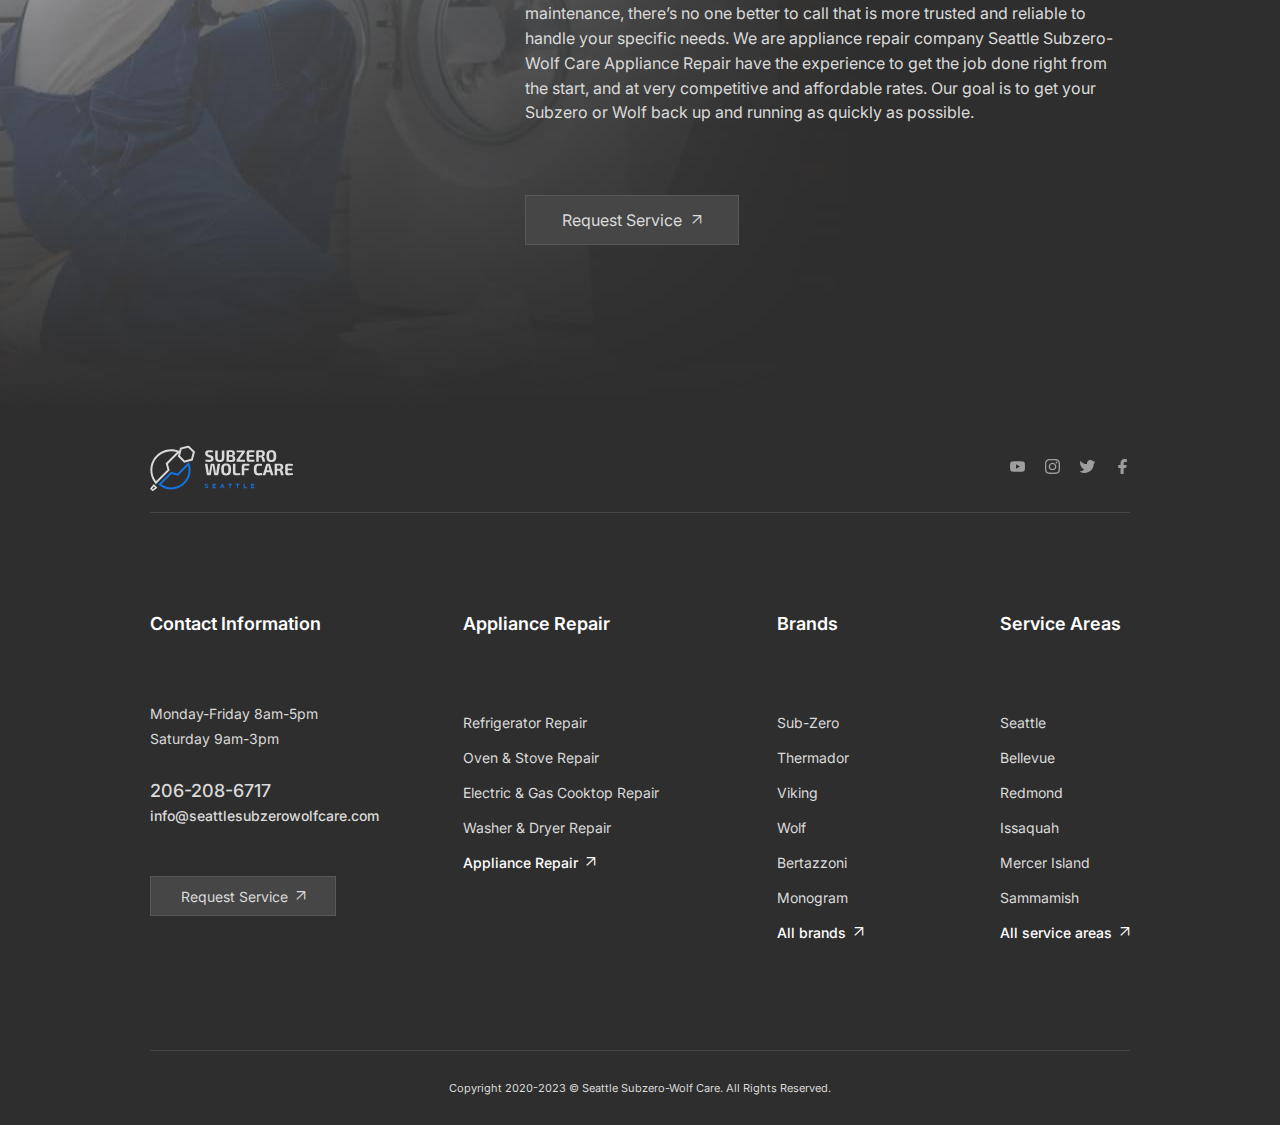
<file: gas-repair.html>
<!DOCTYPE html>
<html lang="en">
<head>
    <meta charset="UTF-8">
    <meta http-equiv="X-UA-Compatible" content="IE=edge">
    <meta name="viewport" content="width=device-width, initial-scale=1.0">
    <link rel="stylesheet" href="css/style.min.css?_v=20240306152922">
    <title></title>
</head>

<body>
  <div class="wrapper">
    <header class="header lock-padding">
  <div class="header__container">
    <div class="header__wrapper">
      <div class="header__top">
        <a class="header__logo header-logo" href="index.html">
          <img src="img/header-logo.svg" alt="Logotype">
        </a>
        <a class="header__phone _icon-phone" href="tel:2062086717" data-da=".menu__body,768,1">206-208-6717</a>
        <a class="header__service-btn _icon-service popup-link" href="#popup-request"
          data-da=".menu__body,768,2">Request service</a>
        <button type="button" class="icon-menu">
          <span></span>
        </button>
      </div>

      <!-- <div class="header__catalog catalog-header menu">
        <nav class="catalog-header__menu menu-catalog">
          <ul class="menu-catalog__list">
            <li class="menu-catalog__item"><a class="menu-catalog__link" href="#">About Us</a></li>
            <li class="menu-catalog__item"><button class="menu-catalog__link" data-parent="1">Appliance Repair</button>
            </li>
            <li class="menu-catalog__item"><button class="menu-catalog__link" data-parent="2">Brands</button></li>
            <li class="menu-catalog__item"><button class="menu-catalog__link" data-parent="3">Service areas</button>
            </li>
            <li class="menu-catalog__item"><a class="menu-catalog__link" href="#">Contacts</a></li>
          </ul>
          <div class="menu-catalog__sub-menu sub-menu-catalog">
            <button class="sub-menu-catalog__back _icon-back" type="button">Back</button>
            <div class="sub-menu-catalog__block sub-menu-catalog__block_1" hidden data-submenu="1">
              <ul class="sub-menu-catalog__list sub-menu-catalog__list_icon">
                <li class="sub-menu-catalog__item"><a class="sub-menu-catalog__link" href="#">Refrigerator Repair</a>
                </li>
                <li class="sub-menu-catalog__item"><a class="sub-menu-catalog__link" href="#">Oven & Stove
                    Repair</a>
                </li>
                <li class="sub-menu-catalog__item"><a class="sub-menu-catalog__link" href="#">Electric/Gas
                    Cooktop</a>
                </li>
                <li class="sub-menu-catalog__item"><a class="sub-menu-catalog__link" href="#">Washer/Dryer
                    Repair</a>
                </li>
              </ul>
            </div>
            <div class="sub-menu-catalog__block" hidden data-submenu="2">
              <ul class="sub-menu-catalog__list">
                <li class="sub-menu-catalog__item"><a class="sub-menu-catalog__link" href="#">Speed Queen Laundry</a>
                </li>
                <li class="sub-menu-catalog__item"><a class="sub-menu-catalog__link" href="#">Sub-Zero</a></li>
                <li class="sub-menu-catalog__item"><a class="sub-menu-catalog__link" href="#">Thermador</a></li>
                <li class="sub-menu-catalog__item"><a class="sub-menu-catalog__link" href="#">Thor Kitchen</a></li>
                <li class="sub-menu-catalog__item"><a class="sub-menu-catalog__link" href="#">True</a></li>
                <li class="sub-menu-catalog__item"><a class="sub-menu-catalog__link" href="#">U-Line</a></li>
                <li class="sub-menu-catalog__item"><a class="sub-menu-catalog__link" href="#">Ultraline</a></li>
                <li class="sub-menu-catalog__item"><a class="sub-menu-catalog__link" href="#">Unique</a></li>
              </ul>
              <ul class="sub-menu-catalog__list">
                <li class="sub-menu-catalog__item"><a class="sub-menu-catalog__link" href="#">Viking</a></li>
                <li class="sub-menu-catalog__item"><a class="sub-menu-catalog__link" href="#">Venmar Range Hoods</a>
                </li>
                <li class="sub-menu-catalog__item"><a class="sub-menu-catalog__link" href="#">Vent-A-Hood</a></li>
                <li class="sub-menu-catalog__item"><a class="sub-menu-catalog__link" href="#">Wascomat
                    Flex-O-Matic</a></li>
                <li class="sub-menu-catalog__item"><a class="sub-menu-catalog__link" href="#">Whirlpool</a></li>
                <li class="sub-menu-catalog__item"><a class="sub-menu-catalog__link" href="#">Wolf</a></li>
                <li class="sub-menu-catalog__item"><a class="sub-menu-catalog__link" href="#">5 Star</a></li>
                <li class="sub-menu-catalog__item"><a class="sub-menu-catalog__link" href="#">Admiral</a></li>
              </ul>
              <ul class="sub-menu-catalog__list">
                <li class="sub-menu-catalog__item"><a class="sub-menu-catalog__link" href="#">Aga Ranges</a></li>
                <li class="sub-menu-catalog__item"><a class="sub-menu-catalog__link" href="#">AEG</a></li>
                <li class="sub-menu-catalog__item"><a class="sub-menu-catalog__link" href="#">Amana</a></li>
                <li class="sub-menu-catalog__item"><a class="sub-menu-catalog__link" href="#">Ariston</a></li>
                <li class="sub-menu-catalog__item"><a class="sub-menu-catalog__link" href="#">Asko</a></li>
                <li class="sub-menu-catalog__item"><a class="sub-menu-catalog__link" href="#">Avantgarde</a></li>
                <li class="sub-menu-catalog__item"><a class="sub-menu-catalog__link" href="#">Avanti</a></li>
                <li class="sub-menu-catalog__item"><a class="sub-menu-catalog__link" href="#">Azure</a></li>
              </ul>
              <ul class="sub-menu-catalog__list">
                <li class="sub-menu-catalog__item"><a class="sub-menu-catalog__link" href="#">Beaumark</a></li>
                <li class="sub-menu-catalog__item"><a class="sub-menu-catalog__link" href="#">Bertazzoni</a></li>
                <li class="sub-menu-catalog__item"><a class="sub-menu-catalog__link" href="#">Best Range Hoods</a>
                </li>
                <li class="sub-menu-catalog__item"><a class="sub-menu-catalog__link" href="#">Blomberg</a></li>
                <li class="sub-menu-catalog__item"><a class="sub-menu-catalog__link" href="#">Blue star</a></li>
                <li class="sub-menu-catalog__item"><a class="sub-menu-catalog__link" href="#">LG</a></li>
                <li class="sub-menu-catalog__item"><a class="sub-menu-catalog__link" href="#">Liebherr</a></li>
                <li class="sub-menu-catalog__item sub-menu-catalog__item_more"><a class="sub-menu-catalog__link"
                    href="#">More brands</a></li>
              </ul>
            </div>
            <div class="sub-menu-catalog__block" hidden data-submenu="3">
              <ul class="sub-menu-catalog__list">
                <li class="sub-menu-catalog__item"><a class="sub-menu-catalog__link" href="#">Alderwood Manor</a>
                </li>
                <li class="sub-menu-catalog__item"><a class="sub-menu-catalog__link" href="#">Auburn</a>
                </li>
                <li class="sub-menu-catalog__item"><a class="sub-menu-catalog__link" href="#">Ames Lake</a></li>
                <li class="sub-menu-catalog__item"><a class="sub-menu-catalog__link" href="#">Beaux Arts Village</a>
                </li>
                <li class="sub-menu-catalog__item"><a class="sub-menu-catalog__link" href="#">Bellevue</a></li>
                <li class="sub-menu-catalog__item"><a class="sub-menu-catalog__link" href="#">Bothell</a>
                </li>
                <li class="sub-menu-catalog__item"><a class="sub-menu-catalog__link" href="#">Boulevard Park</a>
                </li>
                <li class="sub-menu-catalog__item"><a class="sub-menu-catalog__link" href="#">Bonney Lake</a></li>
              </ul>
              <ul class="sub-menu-catalog__list">
                <li class="sub-menu-catalog__item"><a class="sub-menu-catalog__link" href="#">Brier</a></li>
                <li class="sub-menu-catalog__item"><a class="sub-menu-catalog__link" href="#">Bryn Mawr-Skyway</a></li>
                <li class="sub-menu-catalog__item"><a class="sub-menu-catalog__link" href="#">Burien</a></li>
                <li class="sub-menu-catalog__item"><a class="sub-menu-catalog__link" href="#">Carnation</a></li>
                <li class="sub-menu-catalog__item"><a class="sub-menu-catalog__link" href="#">Cathcart</a></li>
                <li class="sub-menu-catalog__item"><a class="sub-menu-catalog__link" href="#">Clyde Hill</a></li>
                <li class="sub-menu-catalog__item"><a class="sub-menu-catalog__link" href="#">Cottage Lake</a></li>
                <li class="sub-menu-catalog__item"><a class="sub-menu-catalog__link" href="#">Covington</a></li>
              </ul>
              <ul class="sub-menu-catalog__list">
                <li class="sub-menu-catalog__item"><a class="sub-menu-catalog__link" href="#">Des Moines</a></li>
                <li class="sub-menu-catalog__item"><a class="sub-menu-catalog__link" href="#">Duvall</a></li>
                <li class="sub-menu-catalog__item"><a class="sub-menu-catalog__link" href="#">Echo Lake</a></li>
                <li class="sub-menu-catalog__item"><a class="sub-menu-catalog__link" href="#">Edmonds</a></li>
                <li class="sub-menu-catalog__item"><a class="sub-menu-catalog__link" href="#">Edgewood</a></li>
                <li class="sub-menu-catalog__item"><a class="sub-menu-catalog__link" href="#">Everett</a></li>
                <li class="sub-menu-catalog__item"><a class="sub-menu-catalog__link" href="#">Fairwood</a></li>
                <li class="sub-menu-catalog__item"><a class="sub-menu-catalog__link" href="#">Fall City</a></li>
              </ul>
              <ul class="sub-menu-catalog__list">
                <li class="sub-menu-catalog__item"><a class="sub-menu-catalog__link" href="#">Garcia</a></li>
                <li class="sub-menu-catalog__item"><a class="sub-menu-catalog__link" href="#">Hobart</a></li>
                <li class="sub-menu-catalog__item"><a class="sub-menu-catalog__link" href="#">Hunts Point</a></li>
                <li class="sub-menu-catalog__item"><a class="sub-menu-catalog__link" href="#">Issaquah</a></li>
                <li class="sub-menu-catalog__item"><a class="sub-menu-catalog__link" href="#">Kenmore</a></li>
                <li class="sub-menu-catalog__item"><a class="sub-menu-catalog__link" href="#">Kent</a></li>
                <li class="sub-menu-catalog__item"><a class="sub-menu-catalog__link" href="#">Kirkland</a></li>
                <li class="sub-menu-catalog__item sub-menu-catalog__item_more"><a class="sub-menu-catalog__link"
                    href="#">More brands</a></li>
              </ul>
            </div>
          </div>
        </nav>

      </div> -->

      <div class="header__menu menu">



        <!-- <nav class="menu__body">
          <ul class="menu__list">
            <li class="menu__item _active">
              <a href="index.html">About Us</a>
            </li>
            <li class="menu__item">
              <div class="menu__spollers spollers-menu" data-spollers>
                <div class="spollers-menu__item">
                  <button class="spollers-menu__title _icon-arrow-spol" type="button" data-spoller>Appliance
                    Repair</button>
                  <div class="spollers-menu__body">
                    <ul class="menu__sub-list">
                      <li class="menu__sub-item">
                        <a class="menu__sub-link" href="refrigerator-repair.html">Refrigerator Repair</a>
                      </li>
                      <li class="menu__sub-item">
                        <a class="menu__sub-link" href="oven-repair.html">Oven & Stove Repair</a>
                      </li>
                      <li class="menu__sub-item">
                        <a class="menu__sub-link" href="gas-repair.html">Electric/Gas Cooktop</a>
                      </li>
                      <li class="menu__sub-item">
                        <a class="menu__sub-link" href="washer-repair.html">Washer/Dryer Repair</a>
                      </li>
                      <li class="menu__sub-item">
                        <a class="menu__sub-link" href="appliance-repair.html">Appliance Repair</a>
                      </li>
                    </ul>
                  </div>
                </div>
              </div>
            </li>
            <li class="menu__item">
              <div class="menu__spollers spollers-menu" data-spollers>
                <div class="spollers-menu__item">
                  <button class="spollers-menu__title _icon-arrow-spol" type="button" data-spoller>Brands</button>
                  <div class="spollers-menu__body">
                    <ul class="menu__sub-list">
                      <li class="menu__sub-item">
                        <a class="menu__sub-link" href="brands-single.html">Sub-Zero</a>
                      </li>
                      <li class="menu__sub-item">
                        <a class="menu__sub-link" href="#">Thermador</a>
                      </li>
                      <li class="menu__sub-item">
                        <a class="menu__sub-link" href="#">Viking</a>
                      </li>
                      <li class="menu__sub-item">
                        <a class="menu__sub-link" href="#">Wolf</a>
                      </li>
                      <li class="menu__sub-item">
                        <a class="menu__sub-link" href="#">Bertazzoni</a>
                      </li>
                      <li class="menu__sub-item">
                        <a class="menu__sub-link" href="#">Monogram</a>
                      </li>
                      <li class="menu__sub-item">
                        <a class="menu__sub-link" href="#">Dacor</a>
                      </li>
                      <li class="menu__sub-item">
                        <a class="menu__sub-link" href="brands.html">More brands</a>
                      </li>
                    </ul>
                  </div>
                </div>
              </div>

            </li>
            <li class="menu__item">
              <div class="menu__spollers spollers-menu" data-spollers>
                <div class="spollers-menu__item">
                  <button class="spollers-menu__title _icon-arrow-spol" type="button" data-spoller>Service
                    areas</button>
                  <div class="spollers-menu__body">
                    <ul class="menu__sub-list">
                      <li class="menu__sub-item">
                        <a class="menu__sub-link" href="areas-single.html">Seattle</a>
                      </li>
                      <li class="menu__sub-item">
                        <a class="menu__sub-link" href="#">Bellevue</a>
                      </li>
                      <li class="menu__sub-item">
                        <a class="menu__sub-link" href="#">Redmond</a>
                      </li>
                      <li class="menu__sub-item">
                        <a class="menu__sub-link" href="#">Issaquah</a>
                      </li>
                      <li class="menu__sub-item">
                        <a class="menu__sub-link" href="#">Mercer Island</a>
                      </li>
                      <li class="menu__sub-item">
                        <a class="menu__sub-link" href="#">Sammamish</a>
                      </li>
                      <li class="menu__sub-item">
                        <a class="menu__sub-link" href="#">Kirkland</a>
                      </li>
                      <li class="menu__sub-item">
                        <a class="menu__sub-link" href="areas.html">More areas</a>
                      </li>
                    </ul>
                  </div>
                </div>
              </div>

            </li>
            <li class="menu__item"><a href="contacts.html">Contacts</a></li>
          </ul>
        </nav> -->

        <nav class="menu__body">
          <ul class="menu__list" data-spollers>
            <li class="menu__item"><a href="#">About Us</a></li>
            <li class="menu__item">
              <button data-spoller>Appliance Repair</button>
              <div class="menu__sub-body">
                <ul class="menu__sub-list">
                  <li class="menu__sub-item"><a class="menu__sub-link" href="#">Refrigerator Repair</a></li>
                  <li class="menu__sub-item"><a class="menu__sub-link" href="#">Oven & Stove Repair</a></li>
                  <li class="menu__sub-item"><a class="menu__sub-link" href="#">Electric/Gas Cooktop</a></li>
                  <li class="menu__sub-item"><a class="menu__sub-link" href="#">Washer/Dryer Repair</a></li>
                </ul>
              </div>

            </li>
            <li class="menu__item">
              <button data-spoller>Brands</button>
              <div class="menu__sub-body">
                <div class="menu__sub-inner">
                  <ul class="menu__sub-list">
                    <li class="menu__sub-item"><a class="menu__sub-link" href="#">Speed Queen Laundry</a></li>
                    <li class="menu__sub-item"><a class="menu__sub-link" href="#">Sub-Zero</a></li>
                    <li class="menu__sub-item"><a class="menu__sub-link" href="#">Thermador</a></li>
                    <li class="menu__sub-item"><a class="menu__sub-link" href="#">Thor Kitchen</a></li>
                    <li class="menu__sub-item"><a class="menu__sub-link" href="#">True</a></li>
                    <li class="menu__sub-item"><a class="menu__sub-link" href="#">U-Line</a></li>
                    <li class="menu__sub-item"><a class="menu__sub-link" href="#">Ultraline</a></li>
                    <li class="menu__sub-item"><a class="menu__sub-link" href="#">Unique</a></li>
                  </ul>
                  <ul class="menu__sub-list">
                    <li class="menu__sub-item"><a class="menu__sub-link" href="#">Viking</a></li>
                    <li class="menu__sub-item"><a class="menu__sub-link" href="#">Venmar Range Hoods</a></li>
                    <li class="menu__sub-item"><a class="menu__sub-link" href="#">Vent-A-Hood</a></li>
                    <li class="menu__sub-item"><a class="menu__sub-link" href="#">Wascomat Flex-O-Matic</a></li>
                    <li class="menu__sub-item"><a class="menu__sub-link" href="#">Whirlpool</a></li>
                    <li class="menu__sub-item"><a class="menu__sub-link" href="#">Wolf</a></li>
                    <li class="menu__sub-item"><a class="menu__sub-link" href="#">5 Star</a></li>
                    <li class="menu__sub-item"><a class="menu__sub-link" href="#">Admiral</a></li>
                  </ul>
                  <ul class="menu__sub-list">
                    <li class="menu__sub-item"><a class="menu__sub-link" href="#">Aga Ranges</a></li>
                    <li class="menu__sub-item"><a class="menu__sub-link" href="#">AEG</a></li>
                    <li class="menu__sub-item"><a class="menu__sub-link" href="#">Amana</a></li>
                    <li class="menu__sub-item"><a class="menu__sub-link" href="#">Ariston</a></li>
                    <li class="menu__sub-item"><a class="menu__sub-link" href="#">Asko</a></li>
                    <li class="menu__sub-item"><a class="menu__sub-link" href="#">Avantgarde</a></li>
                    <li class="menu__sub-item"><a class="menu__sub-link" href="#">Avanti</a></li>
                    <li class="menu__sub-item"><a class="menu__sub-link" href="#">Azure</a></li>
                  </ul>
                  <ul class="menu__sub-list">
                    <li class="menu__sub-item"><a class="menu__sub-link" href="#">Beaumark</a></li>
                    <li class="menu__sub-item"><a class="menu__sub-link" href="#">Bertazzoni</a></li>
                    <li class="menu__sub-item"><a class="menu__sub-link" href="#">Best Range Hoods</a></li>
                    <li class="menu__sub-item"><a class="menu__sub-link" href="#">Blomberg</a></li>
                    <li class="menu__sub-item"><a class="menu__sub-link" href="#">Blue star</a></li>
                    <li class="menu__sub-item"><a class="menu__sub-link" href="#">LG</a></li>
                    <li class="menu__sub-item"><a class="menu__sub-link" href="#">Liebherr</a></li>
                    <li class="menu__sub-item"><a class="menu__sub-link" href="#">More brands</a></li>
                  </ul>
                </div>

              </div>
            </li>
            <li class="menu__item">
              <button data-spoller>Service areas</button>
              <div class="menu__sub-body">
                <div class="menu__sub-inner">
                  <ul class="menu__sub-list">
                    <li class="menu__sub-item"><a class="menu__sub-link" href="#">Alderwood Manor</a></li>
                    <li class="menu__sub-item"><a class="menu__sub-link" href="#">Auburn</a></li>
                    <li class="menu__sub-item"><a class="menu__sub-link" href="#">Ames Lake</a></li>
                    <li class="menu__sub-item"><a class="menu__sub-link" href="#">Beaux Arts Village</a></li>
                    <li class="menu__sub-item"><a class="menu__sub-link" href="#">Bellevue</a></li>
                    <li class="menu__sub-item"><a class="menu__sub-link" href="#">Bothell</a></li>
                    <li class="menu__sub-item"><a class="menu__sub-link" href="#">Boulevard Park</a></li>
                    <li class="menu__sub-item"><a class="menu__sub-link" href="#">Bonney Lake</a></li>
                  </ul>
                  <ul class="menu__sub-list">
                    <li class="menu__sub-item"><a class="menu__sub-link" href="#">Brier</a></li>
                    <li class="menu__sub-item"><a class="menu__sub-link" href="#">Bryn Mawr-Skyway</a></li>
                    <li class="menu__sub-item"><a class="menu__sub-link" href="#">Burien</a></li>
                    <li class="menu__sub-item"><a class="menu__sub-link" href="#">Carnation</a></li>
                    <li class="menu__sub-item"><a class="menu__sub-link" href="#">Cathcart</a></li>
                    <li class="menu__sub-item"><a class="menu__sub-link" href="#">Clyde Hill</a></li>
                    <li class="menu__sub-item"><a class="menu__sub-link" href="#">Cottage Lake</a></li>
                    <li class="menu__sub-item"><a class="menu__sub-link" href="#">Covington</a></li>
                  </ul>
                  <ul class="menu__sub-list">
                    <li class="menu__sub-item"><a class="menu__sub-link" href="#">Des Moines</a></li>
                    <li class="menu__sub-item"><a class="menu__sub-link" href="#">Duvall</a></li>
                    <li class="menu__sub-item"><a class="menu__sub-link" href="#">Echo Lake</a></li>
                    <li class="menu__sub-item"><a class="menu__sub-link" href="#">Edmonds</a></li>
                    <li class="menu__sub-item"><a class="menu__sub-link" href="#">Edgewood</a></li>
                    <li class="menu__sub-item"><a class="menu__sub-link" href="#">Everett</a></li>
                    <li class="menu__sub-item"><a class="menu__sub-link" href="#">Fairwood</a></li>
                    <li class="menu__sub-item"><a class="menu__sub-link" href="#">Fall City</a></li>
                  </ul>
                  <ul class="menu__sub-list">
                    <li class="menu__sub-item"><a class="menu__sub-link" href="#">Garcia</a></li>
                    <li class="menu__sub-item"><a class="menu__sub-link" href="#">Hobart</a></li>
                    <li class="menu__sub-item"><a class="menu__sub-link" href="#">Hunts Point</a></li>
                    <li class="menu__sub-item"><a class="menu__sub-link" href="#">Issaquah</a></li>
                    <li class="menu__sub-item"><a class="menu__sub-link" href="#">Kenmore</a></li>
                    <li class="menu__sub-item"><a class="menu__sub-link" href="#">Kent</a></li>
                    <li class="menu__sub-item"><a class="menu__sub-link" href="#">Kirkland</a></li>
                    <li class="menu__sub-item"><a class="menu__sub-link" href="#">More areas</a></li>
                  </ul>
                </div>
              </div>


            </li>
            <li class="menu__item"><a href="#">Contacts</a></li>
          </ul>
        </nav>




      </div>
    </div>
  </div>






</header>
    <main class="page">
      <section class="page__repair-gas repair-gas">
        <div class="repair-gas__container">
          <div class="repair-gas__body">
            <div class="repair-gas__images">
              <picture><source srcset="img/repair-top/03.webp" type="image/webp"><img src="img/repair-top/03.png" alt="Pictures"></picture>
            </div>
            <div class="repair-gas__content">
              <h1 class="repair-gas__title title">
                Electric/Gas Cooktop repair services
              </h1>
              <div class="repair-gas__text">
                <p>
                  95% of repairs are completed in one go. Our service center always has the right parts and professional
                  tools. For over 10 years on the market, our specialists have seen a lot. There is no breakdown that
                  they cannot handle.
                </p>
              </div>
            </div>
          </div>
        </div>
      </section>
      <section class="page__call call">
        <div class="call__container">
          <h2 class="call__title title">
            Do you need a repair of a range, cooktop or stove?
          </h2>
          <div class="call__text">
            <p>
              As practice shows, equipment breaks down at the most inopportune moment. Online applications for the
              repair of electric stoves are received on weekend and at night. Therefore, our masters work 6 days a week
              (day off – Sunday). The call center is available from Monday to Saturday.
            </p>
          </div>
          <a class="call__btn _icon-phone" href="#">Call us</a>
        </div>
      </section>
      <section class="page__choose-three choose-three">
        <div class="choose-three__container">
          <h2 class="choose-three__title choose-three__title-gas title">
            The reasons to choose us:
          </h2>
          <ul class="why-grid">
            <li class="why-grid__item">
              <article class="why__item item-advantages">
                <div class="item-advantages__images">
                  <img src="img/advantages/04.svg" alt="Icon">
                </div>
                <h4 class="item-advantages__title item-advantages__title-gas">
                  All breakdowns are urgent
                </h4>
                <div class="item-advantages__text">
                  If you find out your range is not working in the morning, we will fix it by evening. There are no
                  surcharges for urgency. We solve all breakdowns urgently, because we know that is important for you.
                </div>
              </article>
            </li>
            <li class="why-grid__item">
              <article class="why__item item-advantages">
                <div class="item-advantages__images">
                  <img src="img/advantages/03.svg" alt="Icon">
                </div>
                <h4 class="item-advantages__title item-advantages__title-gas">
                  Own warehouse with spare parts
                </h4>
                <div class="item-advantages__text">
                  You do not need to look for new parts, our technician has everything at hand. Of course, there are
                  exceptions when the required spare part is not in stock (very rarely). Then we will find and deliver
                  as fast as we can.
                </div>
              </article>
            </li>
            <li class="why-grid__item">
              <article class="why__item item-advantages">
                <div class="item-advantages__images">
                  <img src="img/advantages/05.svg" alt="Icon">
                </div>
                <h4 class="item-advantages__title item-advantages__title-gas">
                  Professional advice
                </h4>
                <div class="item-advantages__text">
                  After the repair, the master will give a short instruction: how to use the equipment in order to avoid
                  repeated breakdowns and also provide warranty for work and parts
                </div>
              </article>
            </li>
          </ul>
        </div>
      </section>
      <section class="page__breakdowns breakdowns">
        <div class="breakdowns__container">
          <h2 class="breakdowns__title title">
            List of the most frequent breakdowns:
          </h2>
          <div class="breakdowns__body">
            <div class="breakdowns__columns">
              <ul class="breakdowns__list">
                <li class="breakdowns__item">
                  The cooktop does not turn on – We check the cord and plug checking the microcircuit with a multimeter.
                  In the first case, we change the faulty element. If the problem is in the microcircuit, we re-solder
                  it right away
                </li>
                <li class="breakdowns__item">
                  The burner doesn’t work. Remove the burner, check it with an ohmmeter. Together with the burner, we
                  check the entire electrical circuit. We fix the contacts of the wiring with the burner
                </li>
                <li class="breakdowns__item">
                  The hob is damaged. We turn off the stove and remove the panel. The tech replaces the damaged panel
                  with a new one
                </li>
                <li class="breakdowns__item">
                  Indicators do not respond to actions. Either the indicator or the heat regulator of the hotplate has
                  failed. We replace the faulty element
                </li>
              </ul>
            </div>
            <div class="breakdowns__columns">
              <ul class="breakdowns__list">
                <li class="breakdowns__item">
                  When heated, one of the burners turns off by itself. We check the resistance and the electronic
                  control module of the stove, the relay sensor and the thermostat. Fix the control module and relay
                  sensor. In extreme cases – we change the electronic module and the thermostat
                </li>
                <li class="breakdowns__item">
                  The display shows errors. We look at the error code and decide what to do next. Depends on the error
                </li>
                <li class="breakdowns__item">
                  The hotplate or hob does not heat up well The heating element has worn out or a program error has
                  occurred in the control unit. Inspection of the electric stove and oven, repair / replacement of worn
                  out elements
                </li>
                <li class="breakdowns__item">
                  Fan makes strange noises Most likely the fan is clogged or a foreign object is caught between the
                  blades. Fan cleaning, foreign body removal
                </li>
              </ul>
            </div>
          </div>
        </div>
      </section>
      <section class="page__options options">
        <div class="options__container">
          <h2 class="options__title title">
            Repair Options in Other Categories
          </h2>
          <div class="options__text">
            <p>
              Our comprehensive repair services cater to a wide spectrum of household appliances, each with its own
              unique challenges. Explore the categories below to pinpoint the type of appliance that requires our
              expertise. Our dedicated team is committed to bringing your appliances back to peak performance, making
              your life more convenient and efficient.
            </p>
          </div>
          <ul class="options-grid">
            <li class="options-grid-item">
              <article class="options__item item-options">
                <div class="item-options__images-ibg">
                  <picture><source srcset="img/options/04.webp" type="image/webp"><img src="img/options/04.jpg" alt="Pictures"></picture>
                </div>
                <div class="item-options__content">
                  <h3 class="item-options__title item-options__title_1">
                    Refrigerator Repair Service
                  </h3>
                  <a class="item-options__btn _icon-arrow-spol" href="#">Read more</a>
                </div>
              </article>
            </li>
            <li class="options-grid-item">
              <article class="options__item item-options">
                <div class="item-options__images-ibg">
                  <picture><source srcset="img/options/01.webp" type="image/webp"><img src="img/options/01.jpg" alt="Pictures"></picture>
                </div>
                <div class="item-options__content">
                  <h3 class="item-options__title item-options__title_1">
                    Oven & Stove Repair Service
                  </h3>
                  <a class="item-options__btn _icon-arrow-spol" href="#">Read more</a>
                </div>
              </article>
            </li>
            <li class="options-grid-item">
              <article class="options__item item-options">
                <div class="item-options__images-ibg">
                  <picture><source srcset="img/options/03.webp" type="image/webp"><img src="img/options/03.jpg" alt="Pictures"></picture>
                </div>
                <div class="item-options__content">
                  <h3 class="item-options__title">
                    Washer & Dryer Repair Service
                  </h3>
                  <a class="item-options__btn _icon-arrow-spol" href="#">Read more</a>
                </div>
              </article>
            </li>
          </ul>
        </div>
      </section>
      <section class="page__choose-two choose-two">
        <div class="choose-two__container">
          <div class="choose-two__body">
            <div class="choose-two__content">
              <h2 class="choose-two__title title">The reason to choose us</h2>
              <a class="choose-two__btn _icon-arrow-up" href="#" data-da=".choose-two__body,767.98,3">Leave your details
                for a call back</a>
            </div>
            <div class="choose-two__text">
              <p>
                It may seem like all appliances are the same. This, however, is not the case. Seattle Sub – Zero Wolf
                Care appliance repair technicians fully understand how these complex appliances work. We also have the
                proper equipment to service your appliances, we have an industry leading quality of service guarantee.
                Additionally, we stock Sub-Zero and Wolf appliance factory replacement parts in inventory. Therefore,
                we’ll always have the parts required to perform necessary repairs of your appliances, whether that’s a
                refrigerator, stove, oven, or other major household appliance you need us to service.
              </p>
            </div>
          </div>
        </div>
      </section>
      <section class="page__team team" style="background-image: url(img/footer-bg.jpg)">
        <div class="team__container">
          <div class="team__body">
            <h2 class="team__title">Our Team</h2>
            <div class="team__text">
              <p>
                Our appliance experts have many years of experience in both servicing appliances and treating our
                customers right. When your appliance needs work or maintenance, there’s no one better to call that
                is more trusted and reliable to handle your specific needs. We are appliance repair company Seattle
                Subzero-Wolf Care Appliance Repair have the experience to get the job done right from the start, and
                at very competitive and affordable rates. Our goal is to get your Subzero or Wolf back up and
                running as quickly as possible.
              </p>
            </div>
            <a class="team__btn _icon-arrow-up" href="#">Request Service</a>
          </div>
        </div>
      </section>
    </main>
    <footer class="footer">
    <div class="footer__container">
        <div class="footer__top">
            <a class="footer__logo footer-logo" href="index.html">
                <img src="img/footer-logo.svg" alt="Logotype">
            </a>
            <ul class="footer__social social" data-da=".footer__container,479.98,2">
                <li class="social__item">
                    <a class="social__link" href="#">
                        <img src="img/social/01.svg" alt="Icon">
                    </a>
                </li>
                <li class="social__item">
                    <a class="social__link" href="#">
                        <img src="img/social/02.svg" alt="Icon">
                    </a>
                </li>
                <li class="social__item">
                    <a class="social__link" href="#">
                        <img src="img/social/03.svg" alt="Icon">
                    </a>
                </li>
                <li class="social__item">
                    <a class="social__link" href="#">
                        <img src="img/social/04.svg" alt="Icon">
                    </a>
                </li>
            </ul>
        </div>
        <div class="footer__body">
            <div class="footer__columns">

                <div class="column-footer__contact contact-column">
                    <h4 class="contact-column__title footer-title">Contact Information</h4>
                    <div class="contact-column__schedule">
                        <p>Monday-Friday 8am-5pm</p>
                        <p>Saturday 9am-3pm</p>
                    </div>
                    <a class="contact-column__phone" href="tel:2062086717">206-208-6717</a>
                    <a class="contact-column__email"
                        href="mailto:info@seattlesubzerowolfcare.com">info@seattlesubzerowolfcare.com</a>
                    <a class="contact-column__btn _icon-arrow-up" href="#">Request Service</a>
                </div>


                <div class="column-footer__repair repair-column">
                    <h4 class="repair-column__title footer-title">Appliance Repair</h4>
                    <ul class="repair-column__list column__list">
                        <li class="repair-column__item">
                            <a class="repair-column__link" href="refrigerator-repair.html">Refrigerator Repair</a>
                        </li>
                        <li class="repair-column__item">
                            <a class="repair-column__link" href="oven-repair.html">Oven & Stove Repair</a>
                        </li>
                        <li class="repair-column__item">
                            <a class="repair-column__link" href="gas-repair.html">Electric & Gas Cooktop Repair</a>
                        </li>
                        <li class="repair-column__item">
                            <a class="repair-column__link" href="washer-repair.html">Washer & Dryer Repair</a>
                        </li>
                    </ul>
                    <a class="repair__btn footer__btn _icon-arrow-up" href="appliance-repair.html">Appliance Repair</a>
                </div>


                <div class="column-footer__brands brands-column">
                    <h4 class="brands-column__title footer-title">Brands</h4>
                    <ul class="brands-column__list column__list">
                        <li class="brands-column__item">
                            <a class="brands-column__link" href="brands-single.html">Sub-Zero</a>
                        </li>
                        <li class="brands-column__item">
                            <a class="brands-column__link" href="#">Thermador</a>
                        </li>
                        <li class="brands-column__item">
                            <a class="brands-column__link" href="#">Viking</a>
                        </li>
                        <li class="brands-column__item">
                            <a class="brands-column__link" href="#">Wolf</a>
                        </li>
                        <li class="brands-column__item">
                            <a class="brands-column__link" href="#">Bertazzoni</a>
                        </li>
                        <li class="brands-column__item">
                            <a class="brands-column__link" href="#">Monogram</a>
                        </li>
                    </ul>
                    <a class="brands__btn footer__btn _icon-arrow-up" href="brands.html">All brands</a>
                </div>


                <div class="column-footer__areas areas-column">
                    <h4 class="areas-column__title footer-title">Service Areas</h4>
                    <ul class="areas-column__list column__list">
                        <li class="areas-column__item">
                            <a class="areas-column__link" href="areas-single.html">Seattle</a>
                        </li>
                        <li class="areas-column__item">
                            <a class="areas-column__link" href="#">Bellevue</a>
                        </li>
                        <li class="areas-column__item">
                            <a class="areas-column__link" href="#">Redmond</a>
                        </li>
                        <li class="areas-column__item">
                            <a class="areas-column__link" href="#">Issaquah</a>
                        </li>
                        <li class="areas-column__item">
                            <a class="areas-column__link" href="#">Mercer Island</a>
                        </li>
                        <li class="areas-column__item">
                            <a class="areas-column__link" href="#">Sammamish</a>
                        </li>
                    </ul>
                    <a class="areas__btn footer__btn _icon-arrow-up" href="areas.html">All service areas</a>
                </div>

            </div>
        </div>
        <div class="footer__copy">
            Copyright 2020-2023 © Seattle Subzero-Wolf Care. All Rights Reserved.
        </div>
    </div>
</footer>
  </div>
  <div class="popup-request popup" id="popup-request">
    <div class="popup-request__body">
        <div class="popup-request__content popup__content">
            <button class="popup-request__btn-close close-popup"></button>
            <h3 class="popup-request__title">Request service</h3>
            <div class="popup-request__text">
                Please provide us with your make, a brief description of the problem, and any other details
                available
            </div>
            <form class="popup-request__form form-request">
                <div class="form-request__wrapper">
                    <div class="form-request__item">
                        <label for="formName" class="form-request__label">Name<span>*</span></label>
                        <input id="formName" type="text" name="name" class="form-request__input" required>
                    </div>
                    <div class="form-request__item">
                        <label for="formPhone" class="form-request__label">Phone<span>*</span></label>
                        <input id="formPhone" type="tel" name="phone" class="form-request__input" required>
                    </div>
                </div>
                <div class="form-request__item">
                    <label for="formEmail" class="form-request__label">E-mail<span>*</span></label>
                    <input id="formEmail" type="email" name="email" class="form-request__input" required>
                </div>
                <div class="form-request__item">
                    <label for="formMessage" class="form-request__label">Comment or Message</label>
                    <textarea name="message" id="formMessage" class="form-request__input"></textarea>
                </div>
                <button type="submit" class="form-request__button">Submit</button>
            </form>
        </div>
    </div>
</div>
  <a id="phone-button" class="phone-button" href="tel:2062086717">
    <svg id="phone-button-icon" class="phone-button-icon" width="68" height="68" viewBox="0 0 88 88" fill="none"
        xmlns="http://www.w3.org/2000/svg">
        <circle opacity="0.1" cx="44" cy="44" r="44" fill="#1274e0" />
        <ellipse cx="44.4814" cy="44.4814" rx="36" ry="36" fill="#1274e0" />
        <path
            d="M47.7031 29.9218C47.7447 29.7629 47.8176 29.6139 47.9175 29.4835C48.0174 29.3531 48.1423 29.244 48.2849 29.1625C48.4275 29.081 48.5849 29.0288 48.748 29.0089C48.911 28.989 49.0764 29.0019 49.2344 29.0468C51.5646 29.6717 53.6893 30.8988 55.3952 32.6047C57.1011 34.3106 58.3282 36.4353 58.9531 38.7655C58.998 38.9235 59.0108 39.0889 58.991 39.2519C58.9711 39.415 58.9189 39.5724 58.8374 39.715C58.7559 39.8576 58.6468 39.9825 58.5164 40.0824C58.386 40.1823 58.237 40.2552 58.0781 40.2968C57.9715 40.3277 57.861 40.3434 57.75 40.3436C57.4741 40.3421 57.2065 40.2492 56.9889 40.0797C56.7712 39.9101 56.6158 39.6733 56.5469 39.4061C56.0271 37.5035 55.0201 35.7692 53.6254 34.3745C52.2307 32.9798 50.4964 31.9728 48.5937 31.453C48.4334 31.4132 48.2828 31.3415 48.1507 31.2424C48.0185 31.1432 47.9077 31.0185 47.8246 30.8757C47.7416 30.7329 47.688 30.5749 47.6671 30.4111C47.6463 30.2472 47.6585 30.0808 47.7031 29.9218ZM47.2969 36.2811C48.3545 36.5707 49.3185 37.1307 50.0938 37.906C50.8692 38.6814 51.4292 39.6454 51.7187 40.703C51.7853 40.9715 51.94 41.2098 52.1582 41.3798C52.3764 41.5498 52.6453 41.6416 52.9219 41.6405C53.0279 41.6416 53.1334 41.6257 53.2344 41.5936C53.3947 41.5538 53.5454 41.4821 53.6775 41.383C53.8096 41.2838 53.9205 41.1592 54.0035 41.0164C54.0866 40.8736 54.1401 40.7156 54.161 40.5517C54.1818 40.3878 54.1696 40.2214 54.125 40.0624C53.7304 38.5772 52.9503 37.2228 51.8637 36.1362C50.7771 35.0496 49.4226 34.2695 47.9375 33.8749C47.7744 33.8155 47.6008 33.7907 47.4276 33.8021C47.2545 33.8134 47.0856 33.8608 46.9317 33.941C46.7778 34.0212 46.6424 34.1326 46.5339 34.2681C46.4254 34.4035 46.3463 34.5601 46.3017 34.7278C46.2571 34.8955 46.2478 35.0706 46.2746 35.2421C46.3013 35.4136 46.3635 35.5776 46.4571 35.7237C46.5507 35.8698 46.6737 35.9948 46.8183 36.0908C46.9629 36.1868 47.1259 36.2516 47.2969 36.2811ZM60.1875 51.3593C59.9111 53.4693 58.8779 55.4071 57.2799 56.8125C55.682 58.2179 53.628 58.9952 51.5 58.9999C39.0937 58.9999 29 48.9061 29 36.4999C29.0047 34.3719 29.782 32.3179 31.1874 30.72C32.5928 29.122 34.5306 28.0888 36.6406 27.8124C37.1785 27.7528 37.7214 27.866 38.1906 28.1357C38.6598 28.4054 39.0308 28.8176 39.25 29.3124L42.3906 36.6405C42.5535 37.0209 42.6189 37.4359 42.5807 37.848C42.5424 38.26 42.4019 38.6559 42.1719 38.9999L39.5781 42.9686C40.7526 45.3522 42.6879 47.2765 45.0781 48.4374L49 45.828C49.3436 45.5964 49.7405 45.4562 50.1534 45.4207C50.5662 45.3851 50.9813 45.4554 51.3594 45.6249L58.6875 48.7499C59.1823 48.969 59.5945 49.3401 59.8642 49.8093C60.1339 50.2785 60.2471 50.8214 60.1875 51.3593ZM57.7031 51.0468L50.375 47.9218L46.4687 50.5311C46.1093 50.7688 45.6946 50.9094 45.2648 50.9396C44.835 50.9697 44.4047 50.8882 44.0156 50.703C41.1046 49.2949 38.7499 46.9512 37.3281 44.0468C37.1407 43.659 37.0566 43.2295 37.0839 42.7997C37.1113 42.3699 37.2492 41.9544 37.4844 41.5936L40.0937 37.6249L36.9531 30.2968C35.4452 30.4906 34.0597 31.2274 33.0559 32.3692C32.0522 33.5111 31.499 34.9796 31.5 36.4999C31.5041 41.8029 33.6126 46.8876 37.3624 50.6375C41.1123 54.3873 46.1969 56.4958 51.5 56.4999C53.0203 56.5009 54.4888 55.9477 55.6307 54.944C56.7725 53.9402 57.5093 52.5547 57.7031 51.0468Z"
            fill="white" />
    </svg>
</a>
  <script src="js/app.min.js?_v=20240306152922"></script>
</body>

</html>
</file>
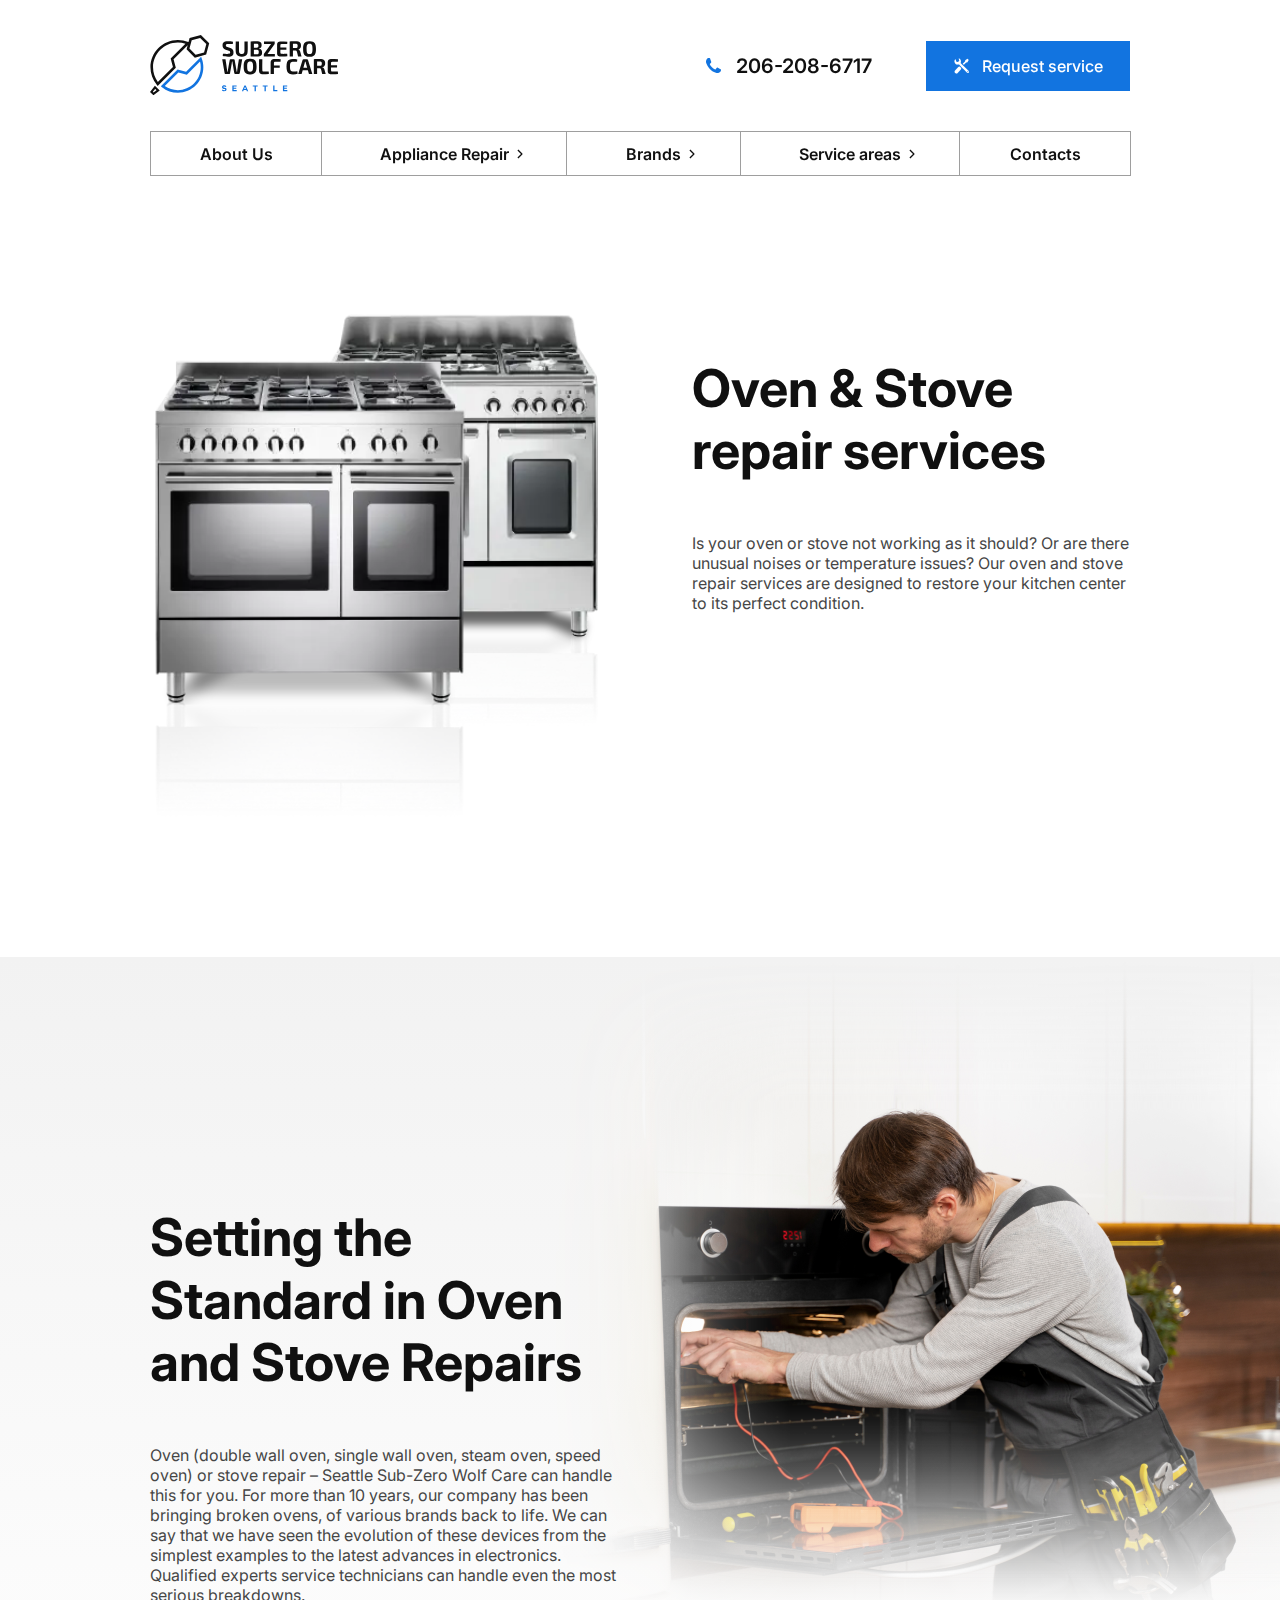
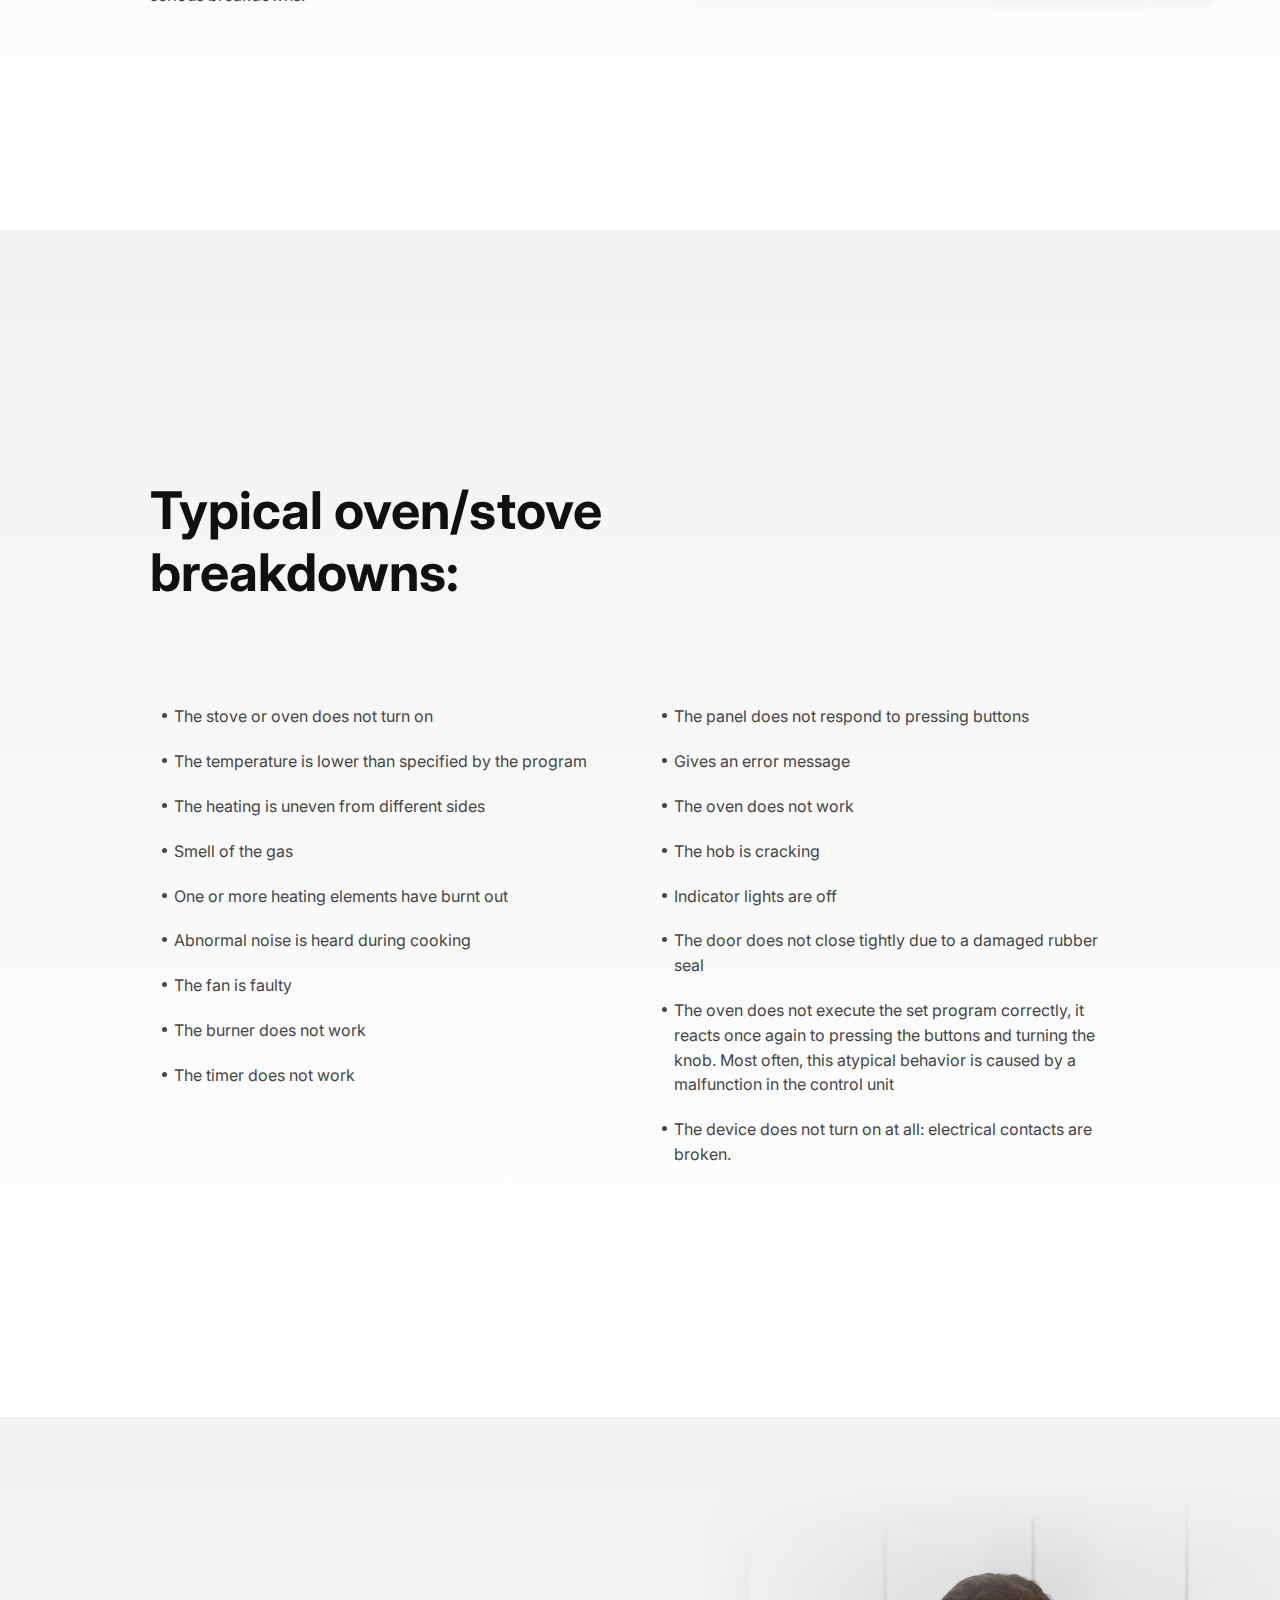
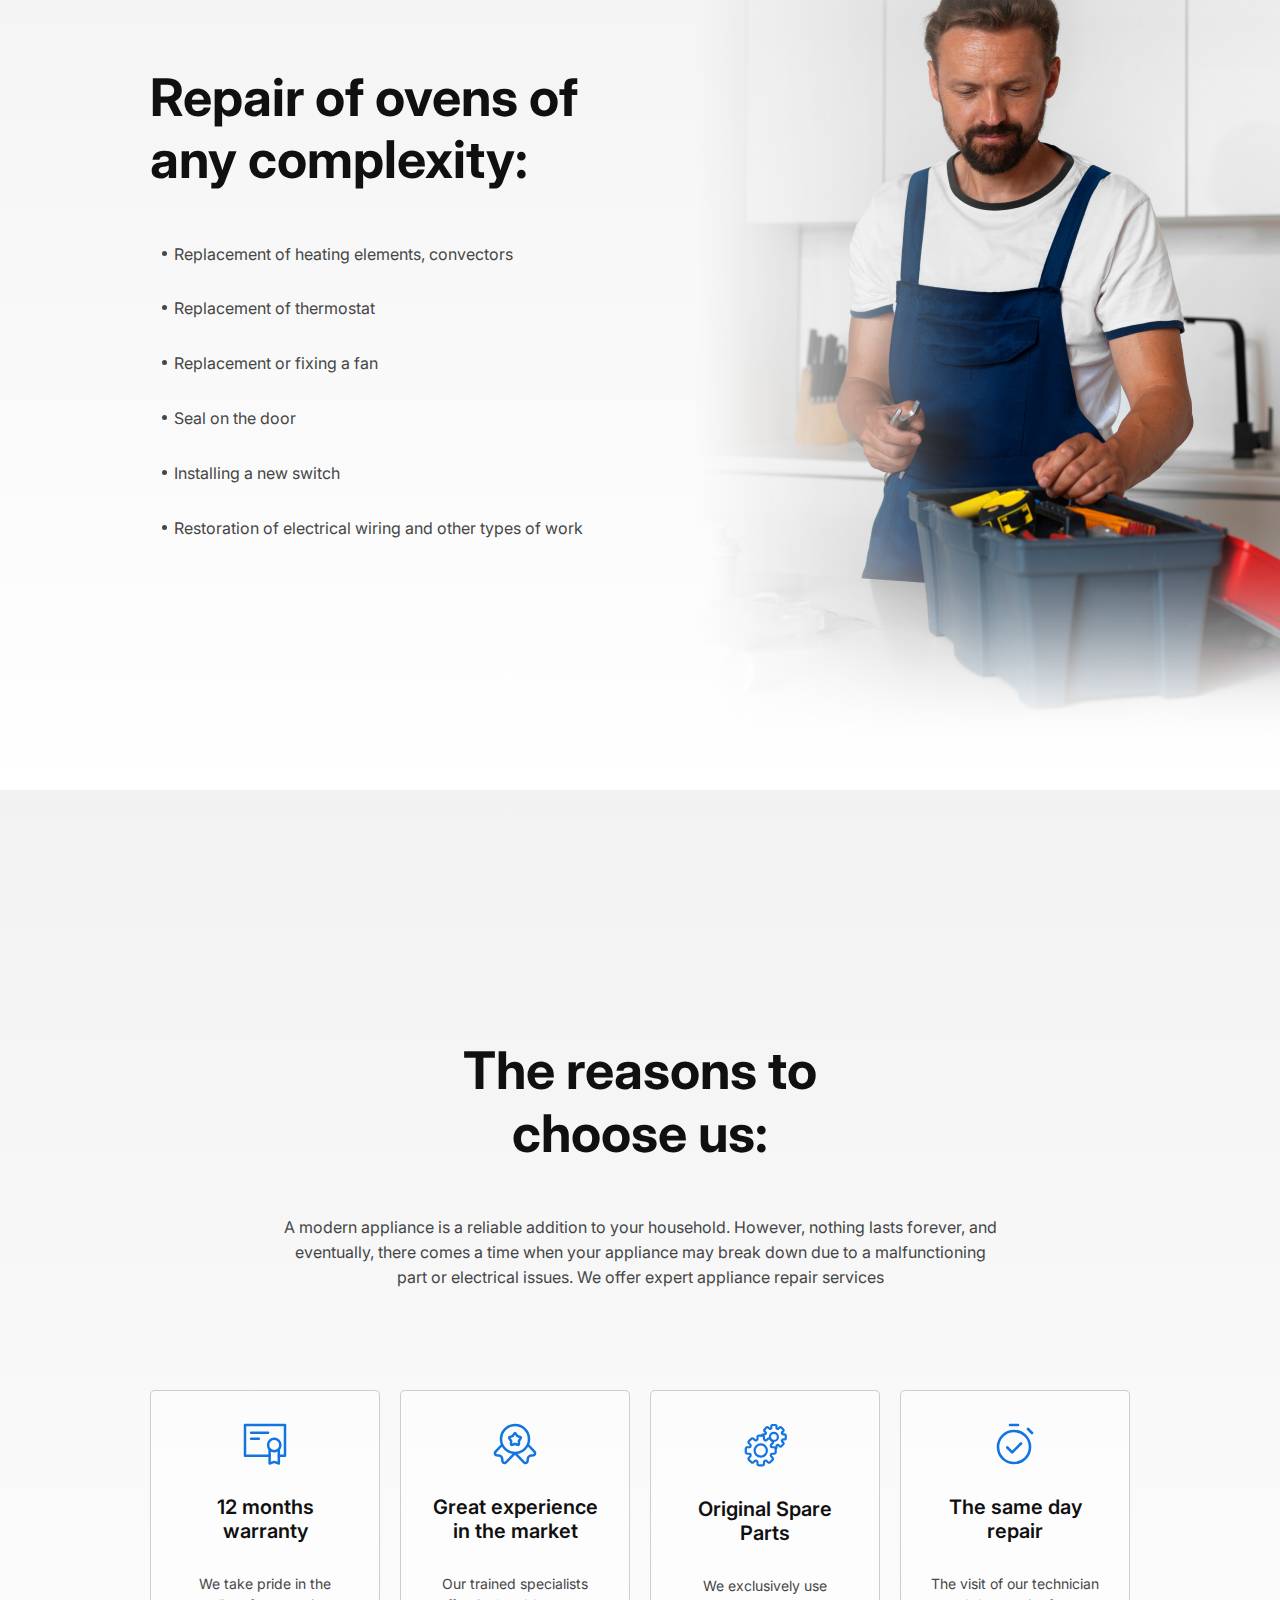
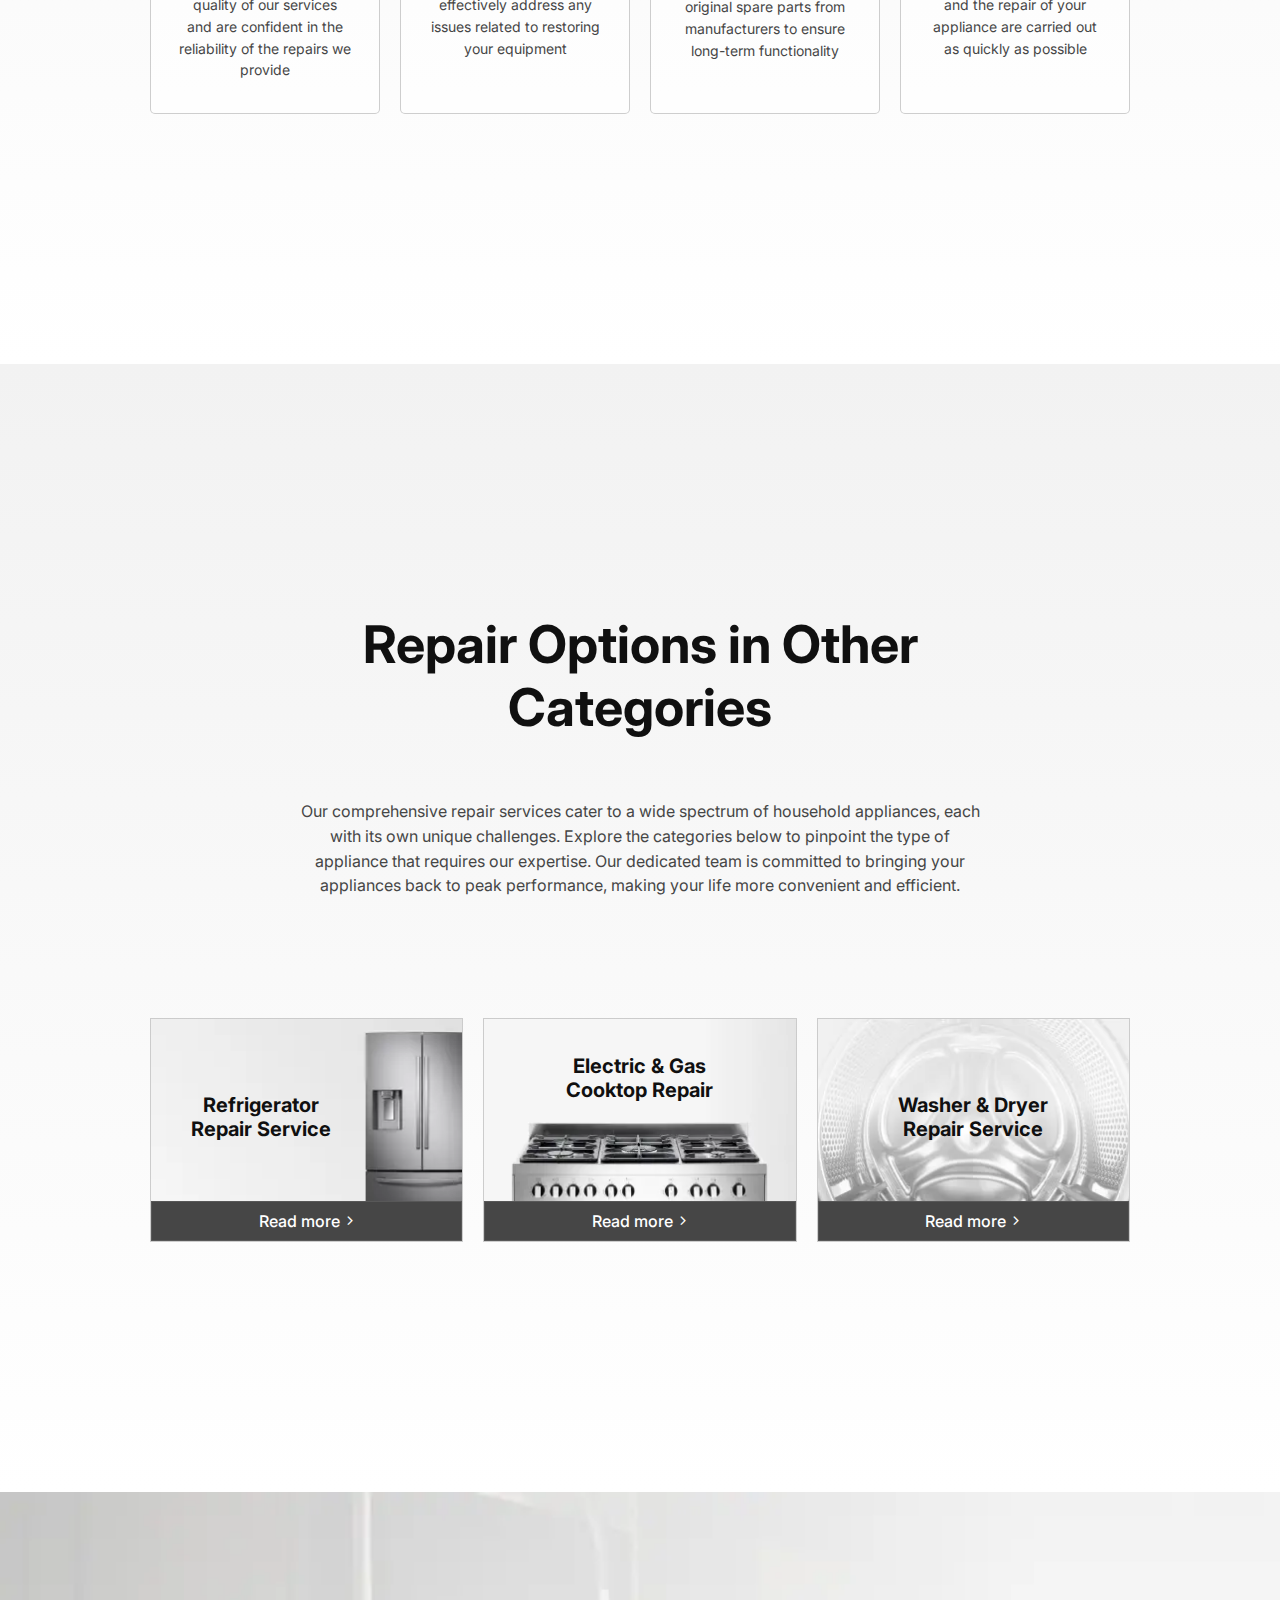
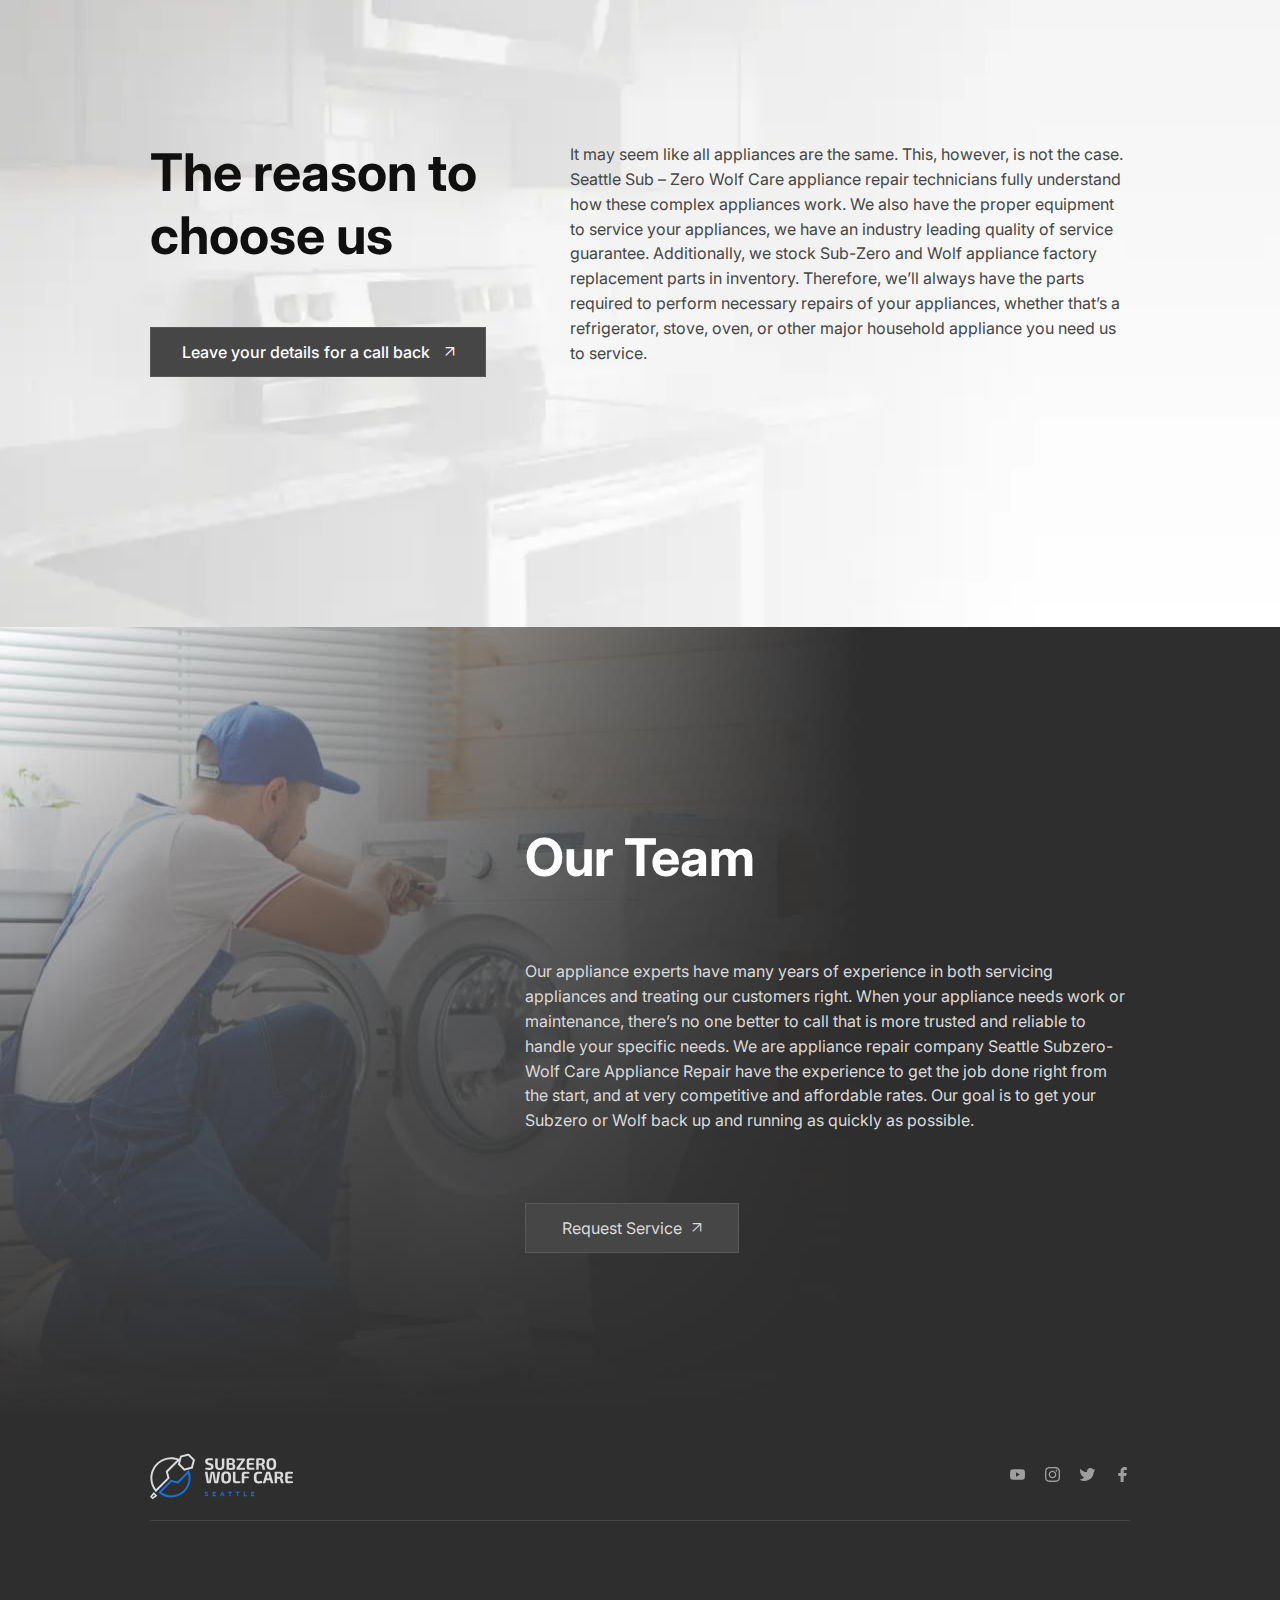
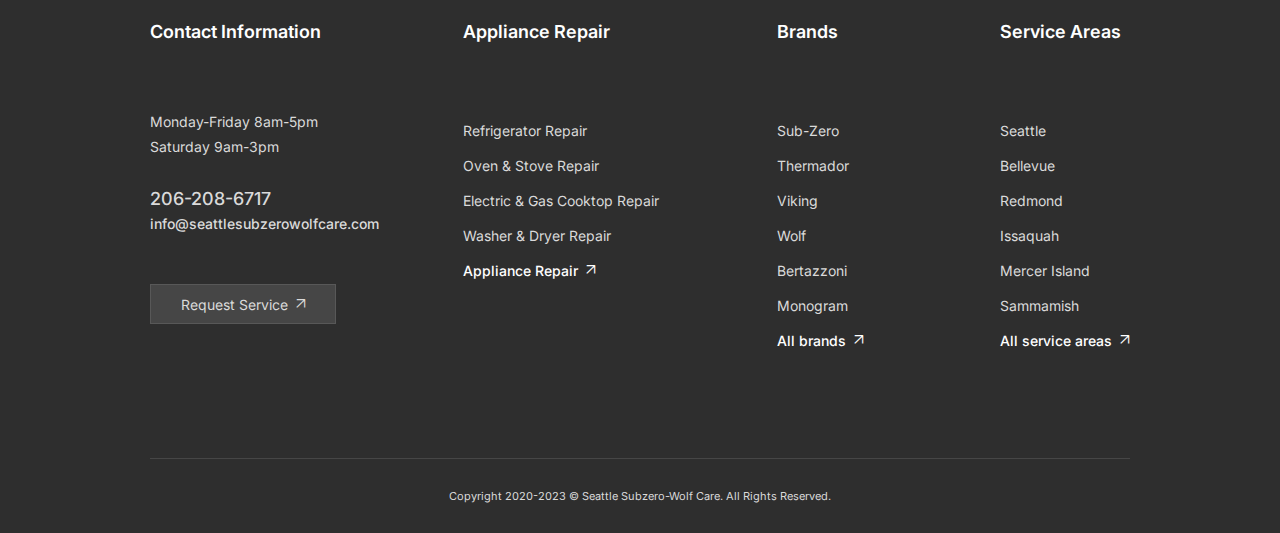
<file: oven-repair.html>
<!DOCTYPE html>
<html lang="en">
<head>
    <meta charset="UTF-8">
    <meta http-equiv="X-UA-Compatible" content="IE=edge">
    <meta name="viewport" content="width=device-width, initial-scale=1.0">
    <link rel="stylesheet" href="css/style.min.css?_v=20240306152922">
    <title></title>
</head>

<body>
  <div class="wrapper">
    <header class="header lock-padding">
  <div class="header__container">
    <div class="header__wrapper">
      <div class="header__top">
        <a class="header__logo header-logo" href="index.html">
          <img src="img/header-logo.svg" alt="Logotype">
        </a>
        <a class="header__phone _icon-phone" href="tel:2062086717" data-da=".menu__body,768,1">206-208-6717</a>
        <a class="header__service-btn _icon-service popup-link" href="#popup-request"
          data-da=".menu__body,768,2">Request service</a>
        <button type="button" class="icon-menu">
          <span></span>
        </button>
      </div>

      <!-- <div class="header__catalog catalog-header menu">
        <nav class="catalog-header__menu menu-catalog">
          <ul class="menu-catalog__list">
            <li class="menu-catalog__item"><a class="menu-catalog__link" href="#">About Us</a></li>
            <li class="menu-catalog__item"><button class="menu-catalog__link" data-parent="1">Appliance Repair</button>
            </li>
            <li class="menu-catalog__item"><button class="menu-catalog__link" data-parent="2">Brands</button></li>
            <li class="menu-catalog__item"><button class="menu-catalog__link" data-parent="3">Service areas</button>
            </li>
            <li class="menu-catalog__item"><a class="menu-catalog__link" href="#">Contacts</a></li>
          </ul>
          <div class="menu-catalog__sub-menu sub-menu-catalog">
            <button class="sub-menu-catalog__back _icon-back" type="button">Back</button>
            <div class="sub-menu-catalog__block sub-menu-catalog__block_1" hidden data-submenu="1">
              <ul class="sub-menu-catalog__list sub-menu-catalog__list_icon">
                <li class="sub-menu-catalog__item"><a class="sub-menu-catalog__link" href="#">Refrigerator Repair</a>
                </li>
                <li class="sub-menu-catalog__item"><a class="sub-menu-catalog__link" href="#">Oven & Stove
                    Repair</a>
                </li>
                <li class="sub-menu-catalog__item"><a class="sub-menu-catalog__link" href="#">Electric/Gas
                    Cooktop</a>
                </li>
                <li class="sub-menu-catalog__item"><a class="sub-menu-catalog__link" href="#">Washer/Dryer
                    Repair</a>
                </li>
              </ul>
            </div>
            <div class="sub-menu-catalog__block" hidden data-submenu="2">
              <ul class="sub-menu-catalog__list">
                <li class="sub-menu-catalog__item"><a class="sub-menu-catalog__link" href="#">Speed Queen Laundry</a>
                </li>
                <li class="sub-menu-catalog__item"><a class="sub-menu-catalog__link" href="#">Sub-Zero</a></li>
                <li class="sub-menu-catalog__item"><a class="sub-menu-catalog__link" href="#">Thermador</a></li>
                <li class="sub-menu-catalog__item"><a class="sub-menu-catalog__link" href="#">Thor Kitchen</a></li>
                <li class="sub-menu-catalog__item"><a class="sub-menu-catalog__link" href="#">True</a></li>
                <li class="sub-menu-catalog__item"><a class="sub-menu-catalog__link" href="#">U-Line</a></li>
                <li class="sub-menu-catalog__item"><a class="sub-menu-catalog__link" href="#">Ultraline</a></li>
                <li class="sub-menu-catalog__item"><a class="sub-menu-catalog__link" href="#">Unique</a></li>
              </ul>
              <ul class="sub-menu-catalog__list">
                <li class="sub-menu-catalog__item"><a class="sub-menu-catalog__link" href="#">Viking</a></li>
                <li class="sub-menu-catalog__item"><a class="sub-menu-catalog__link" href="#">Venmar Range Hoods</a>
                </li>
                <li class="sub-menu-catalog__item"><a class="sub-menu-catalog__link" href="#">Vent-A-Hood</a></li>
                <li class="sub-menu-catalog__item"><a class="sub-menu-catalog__link" href="#">Wascomat
                    Flex-O-Matic</a></li>
                <li class="sub-menu-catalog__item"><a class="sub-menu-catalog__link" href="#">Whirlpool</a></li>
                <li class="sub-menu-catalog__item"><a class="sub-menu-catalog__link" href="#">Wolf</a></li>
                <li class="sub-menu-catalog__item"><a class="sub-menu-catalog__link" href="#">5 Star</a></li>
                <li class="sub-menu-catalog__item"><a class="sub-menu-catalog__link" href="#">Admiral</a></li>
              </ul>
              <ul class="sub-menu-catalog__list">
                <li class="sub-menu-catalog__item"><a class="sub-menu-catalog__link" href="#">Aga Ranges</a></li>
                <li class="sub-menu-catalog__item"><a class="sub-menu-catalog__link" href="#">AEG</a></li>
                <li class="sub-menu-catalog__item"><a class="sub-menu-catalog__link" href="#">Amana</a></li>
                <li class="sub-menu-catalog__item"><a class="sub-menu-catalog__link" href="#">Ariston</a></li>
                <li class="sub-menu-catalog__item"><a class="sub-menu-catalog__link" href="#">Asko</a></li>
                <li class="sub-menu-catalog__item"><a class="sub-menu-catalog__link" href="#">Avantgarde</a></li>
                <li class="sub-menu-catalog__item"><a class="sub-menu-catalog__link" href="#">Avanti</a></li>
                <li class="sub-menu-catalog__item"><a class="sub-menu-catalog__link" href="#">Azure</a></li>
              </ul>
              <ul class="sub-menu-catalog__list">
                <li class="sub-menu-catalog__item"><a class="sub-menu-catalog__link" href="#">Beaumark</a></li>
                <li class="sub-menu-catalog__item"><a class="sub-menu-catalog__link" href="#">Bertazzoni</a></li>
                <li class="sub-menu-catalog__item"><a class="sub-menu-catalog__link" href="#">Best Range Hoods</a>
                </li>
                <li class="sub-menu-catalog__item"><a class="sub-menu-catalog__link" href="#">Blomberg</a></li>
                <li class="sub-menu-catalog__item"><a class="sub-menu-catalog__link" href="#">Blue star</a></li>
                <li class="sub-menu-catalog__item"><a class="sub-menu-catalog__link" href="#">LG</a></li>
                <li class="sub-menu-catalog__item"><a class="sub-menu-catalog__link" href="#">Liebherr</a></li>
                <li class="sub-menu-catalog__item sub-menu-catalog__item_more"><a class="sub-menu-catalog__link"
                    href="#">More brands</a></li>
              </ul>
            </div>
            <div class="sub-menu-catalog__block" hidden data-submenu="3">
              <ul class="sub-menu-catalog__list">
                <li class="sub-menu-catalog__item"><a class="sub-menu-catalog__link" href="#">Alderwood Manor</a>
                </li>
                <li class="sub-menu-catalog__item"><a class="sub-menu-catalog__link" href="#">Auburn</a>
                </li>
                <li class="sub-menu-catalog__item"><a class="sub-menu-catalog__link" href="#">Ames Lake</a></li>
                <li class="sub-menu-catalog__item"><a class="sub-menu-catalog__link" href="#">Beaux Arts Village</a>
                </li>
                <li class="sub-menu-catalog__item"><a class="sub-menu-catalog__link" href="#">Bellevue</a></li>
                <li class="sub-menu-catalog__item"><a class="sub-menu-catalog__link" href="#">Bothell</a>
                </li>
                <li class="sub-menu-catalog__item"><a class="sub-menu-catalog__link" href="#">Boulevard Park</a>
                </li>
                <li class="sub-menu-catalog__item"><a class="sub-menu-catalog__link" href="#">Bonney Lake</a></li>
              </ul>
              <ul class="sub-menu-catalog__list">
                <li class="sub-menu-catalog__item"><a class="sub-menu-catalog__link" href="#">Brier</a></li>
                <li class="sub-menu-catalog__item"><a class="sub-menu-catalog__link" href="#">Bryn Mawr-Skyway</a></li>
                <li class="sub-menu-catalog__item"><a class="sub-menu-catalog__link" href="#">Burien</a></li>
                <li class="sub-menu-catalog__item"><a class="sub-menu-catalog__link" href="#">Carnation</a></li>
                <li class="sub-menu-catalog__item"><a class="sub-menu-catalog__link" href="#">Cathcart</a></li>
                <li class="sub-menu-catalog__item"><a class="sub-menu-catalog__link" href="#">Clyde Hill</a></li>
                <li class="sub-menu-catalog__item"><a class="sub-menu-catalog__link" href="#">Cottage Lake</a></li>
                <li class="sub-menu-catalog__item"><a class="sub-menu-catalog__link" href="#">Covington</a></li>
              </ul>
              <ul class="sub-menu-catalog__list">
                <li class="sub-menu-catalog__item"><a class="sub-menu-catalog__link" href="#">Des Moines</a></li>
                <li class="sub-menu-catalog__item"><a class="sub-menu-catalog__link" href="#">Duvall</a></li>
                <li class="sub-menu-catalog__item"><a class="sub-menu-catalog__link" href="#">Echo Lake</a></li>
                <li class="sub-menu-catalog__item"><a class="sub-menu-catalog__link" href="#">Edmonds</a></li>
                <li class="sub-menu-catalog__item"><a class="sub-menu-catalog__link" href="#">Edgewood</a></li>
                <li class="sub-menu-catalog__item"><a class="sub-menu-catalog__link" href="#">Everett</a></li>
                <li class="sub-menu-catalog__item"><a class="sub-menu-catalog__link" href="#">Fairwood</a></li>
                <li class="sub-menu-catalog__item"><a class="sub-menu-catalog__link" href="#">Fall City</a></li>
              </ul>
              <ul class="sub-menu-catalog__list">
                <li class="sub-menu-catalog__item"><a class="sub-menu-catalog__link" href="#">Garcia</a></li>
                <li class="sub-menu-catalog__item"><a class="sub-menu-catalog__link" href="#">Hobart</a></li>
                <li class="sub-menu-catalog__item"><a class="sub-menu-catalog__link" href="#">Hunts Point</a></li>
                <li class="sub-menu-catalog__item"><a class="sub-menu-catalog__link" href="#">Issaquah</a></li>
                <li class="sub-menu-catalog__item"><a class="sub-menu-catalog__link" href="#">Kenmore</a></li>
                <li class="sub-menu-catalog__item"><a class="sub-menu-catalog__link" href="#">Kent</a></li>
                <li class="sub-menu-catalog__item"><a class="sub-menu-catalog__link" href="#">Kirkland</a></li>
                <li class="sub-menu-catalog__item sub-menu-catalog__item_more"><a class="sub-menu-catalog__link"
                    href="#">More brands</a></li>
              </ul>
            </div>
          </div>
        </nav>

      </div> -->

      <div class="header__menu menu">



        <!-- <nav class="menu__body">
          <ul class="menu__list">
            <li class="menu__item _active">
              <a href="index.html">About Us</a>
            </li>
            <li class="menu__item">
              <div class="menu__spollers spollers-menu" data-spollers>
                <div class="spollers-menu__item">
                  <button class="spollers-menu__title _icon-arrow-spol" type="button" data-spoller>Appliance
                    Repair</button>
                  <div class="spollers-menu__body">
                    <ul class="menu__sub-list">
                      <li class="menu__sub-item">
                        <a class="menu__sub-link" href="refrigerator-repair.html">Refrigerator Repair</a>
                      </li>
                      <li class="menu__sub-item">
                        <a class="menu__sub-link" href="oven-repair.html">Oven & Stove Repair</a>
                      </li>
                      <li class="menu__sub-item">
                        <a class="menu__sub-link" href="gas-repair.html">Electric/Gas Cooktop</a>
                      </li>
                      <li class="menu__sub-item">
                        <a class="menu__sub-link" href="washer-repair.html">Washer/Dryer Repair</a>
                      </li>
                      <li class="menu__sub-item">
                        <a class="menu__sub-link" href="appliance-repair.html">Appliance Repair</a>
                      </li>
                    </ul>
                  </div>
                </div>
              </div>
            </li>
            <li class="menu__item">
              <div class="menu__spollers spollers-menu" data-spollers>
                <div class="spollers-menu__item">
                  <button class="spollers-menu__title _icon-arrow-spol" type="button" data-spoller>Brands</button>
                  <div class="spollers-menu__body">
                    <ul class="menu__sub-list">
                      <li class="menu__sub-item">
                        <a class="menu__sub-link" href="brands-single.html">Sub-Zero</a>
                      </li>
                      <li class="menu__sub-item">
                        <a class="menu__sub-link" href="#">Thermador</a>
                      </li>
                      <li class="menu__sub-item">
                        <a class="menu__sub-link" href="#">Viking</a>
                      </li>
                      <li class="menu__sub-item">
                        <a class="menu__sub-link" href="#">Wolf</a>
                      </li>
                      <li class="menu__sub-item">
                        <a class="menu__sub-link" href="#">Bertazzoni</a>
                      </li>
                      <li class="menu__sub-item">
                        <a class="menu__sub-link" href="#">Monogram</a>
                      </li>
                      <li class="menu__sub-item">
                        <a class="menu__sub-link" href="#">Dacor</a>
                      </li>
                      <li class="menu__sub-item">
                        <a class="menu__sub-link" href="brands.html">More brands</a>
                      </li>
                    </ul>
                  </div>
                </div>
              </div>

            </li>
            <li class="menu__item">
              <div class="menu__spollers spollers-menu" data-spollers>
                <div class="spollers-menu__item">
                  <button class="spollers-menu__title _icon-arrow-spol" type="button" data-spoller>Service
                    areas</button>
                  <div class="spollers-menu__body">
                    <ul class="menu__sub-list">
                      <li class="menu__sub-item">
                        <a class="menu__sub-link" href="areas-single.html">Seattle</a>
                      </li>
                      <li class="menu__sub-item">
                        <a class="menu__sub-link" href="#">Bellevue</a>
                      </li>
                      <li class="menu__sub-item">
                        <a class="menu__sub-link" href="#">Redmond</a>
                      </li>
                      <li class="menu__sub-item">
                        <a class="menu__sub-link" href="#">Issaquah</a>
                      </li>
                      <li class="menu__sub-item">
                        <a class="menu__sub-link" href="#">Mercer Island</a>
                      </li>
                      <li class="menu__sub-item">
                        <a class="menu__sub-link" href="#">Sammamish</a>
                      </li>
                      <li class="menu__sub-item">
                        <a class="menu__sub-link" href="#">Kirkland</a>
                      </li>
                      <li class="menu__sub-item">
                        <a class="menu__sub-link" href="areas.html">More areas</a>
                      </li>
                    </ul>
                  </div>
                </div>
              </div>

            </li>
            <li class="menu__item"><a href="contacts.html">Contacts</a></li>
          </ul>
        </nav> -->

        <nav class="menu__body">
          <ul class="menu__list" data-spollers>
            <li class="menu__item"><a href="#">About Us</a></li>
            <li class="menu__item">
              <button data-spoller>Appliance Repair</button>
              <div class="menu__sub-body">
                <ul class="menu__sub-list">
                  <li class="menu__sub-item"><a class="menu__sub-link" href="#">Refrigerator Repair</a></li>
                  <li class="menu__sub-item"><a class="menu__sub-link" href="#">Oven & Stove Repair</a></li>
                  <li class="menu__sub-item"><a class="menu__sub-link" href="#">Electric/Gas Cooktop</a></li>
                  <li class="menu__sub-item"><a class="menu__sub-link" href="#">Washer/Dryer Repair</a></li>
                </ul>
              </div>

            </li>
            <li class="menu__item">
              <button data-spoller>Brands</button>
              <div class="menu__sub-body">
                <div class="menu__sub-inner">
                  <ul class="menu__sub-list">
                    <li class="menu__sub-item"><a class="menu__sub-link" href="#">Speed Queen Laundry</a></li>
                    <li class="menu__sub-item"><a class="menu__sub-link" href="#">Sub-Zero</a></li>
                    <li class="menu__sub-item"><a class="menu__sub-link" href="#">Thermador</a></li>
                    <li class="menu__sub-item"><a class="menu__sub-link" href="#">Thor Kitchen</a></li>
                    <li class="menu__sub-item"><a class="menu__sub-link" href="#">True</a></li>
                    <li class="menu__sub-item"><a class="menu__sub-link" href="#">U-Line</a></li>
                    <li class="menu__sub-item"><a class="menu__sub-link" href="#">Ultraline</a></li>
                    <li class="menu__sub-item"><a class="menu__sub-link" href="#">Unique</a></li>
                  </ul>
                  <ul class="menu__sub-list">
                    <li class="menu__sub-item"><a class="menu__sub-link" href="#">Viking</a></li>
                    <li class="menu__sub-item"><a class="menu__sub-link" href="#">Venmar Range Hoods</a></li>
                    <li class="menu__sub-item"><a class="menu__sub-link" href="#">Vent-A-Hood</a></li>
                    <li class="menu__sub-item"><a class="menu__sub-link" href="#">Wascomat Flex-O-Matic</a></li>
                    <li class="menu__sub-item"><a class="menu__sub-link" href="#">Whirlpool</a></li>
                    <li class="menu__sub-item"><a class="menu__sub-link" href="#">Wolf</a></li>
                    <li class="menu__sub-item"><a class="menu__sub-link" href="#">5 Star</a></li>
                    <li class="menu__sub-item"><a class="menu__sub-link" href="#">Admiral</a></li>
                  </ul>
                  <ul class="menu__sub-list">
                    <li class="menu__sub-item"><a class="menu__sub-link" href="#">Aga Ranges</a></li>
                    <li class="menu__sub-item"><a class="menu__sub-link" href="#">AEG</a></li>
                    <li class="menu__sub-item"><a class="menu__sub-link" href="#">Amana</a></li>
                    <li class="menu__sub-item"><a class="menu__sub-link" href="#">Ariston</a></li>
                    <li class="menu__sub-item"><a class="menu__sub-link" href="#">Asko</a></li>
                    <li class="menu__sub-item"><a class="menu__sub-link" href="#">Avantgarde</a></li>
                    <li class="menu__sub-item"><a class="menu__sub-link" href="#">Avanti</a></li>
                    <li class="menu__sub-item"><a class="menu__sub-link" href="#">Azure</a></li>
                  </ul>
                  <ul class="menu__sub-list">
                    <li class="menu__sub-item"><a class="menu__sub-link" href="#">Beaumark</a></li>
                    <li class="menu__sub-item"><a class="menu__sub-link" href="#">Bertazzoni</a></li>
                    <li class="menu__sub-item"><a class="menu__sub-link" href="#">Best Range Hoods</a></li>
                    <li class="menu__sub-item"><a class="menu__sub-link" href="#">Blomberg</a></li>
                    <li class="menu__sub-item"><a class="menu__sub-link" href="#">Blue star</a></li>
                    <li class="menu__sub-item"><a class="menu__sub-link" href="#">LG</a></li>
                    <li class="menu__sub-item"><a class="menu__sub-link" href="#">Liebherr</a></li>
                    <li class="menu__sub-item"><a class="menu__sub-link" href="#">More brands</a></li>
                  </ul>
                </div>

              </div>
            </li>
            <li class="menu__item">
              <button data-spoller>Service areas</button>
              <div class="menu__sub-body">
                <div class="menu__sub-inner">
                  <ul class="menu__sub-list">
                    <li class="menu__sub-item"><a class="menu__sub-link" href="#">Alderwood Manor</a></li>
                    <li class="menu__sub-item"><a class="menu__sub-link" href="#">Auburn</a></li>
                    <li class="menu__sub-item"><a class="menu__sub-link" href="#">Ames Lake</a></li>
                    <li class="menu__sub-item"><a class="menu__sub-link" href="#">Beaux Arts Village</a></li>
                    <li class="menu__sub-item"><a class="menu__sub-link" href="#">Bellevue</a></li>
                    <li class="menu__sub-item"><a class="menu__sub-link" href="#">Bothell</a></li>
                    <li class="menu__sub-item"><a class="menu__sub-link" href="#">Boulevard Park</a></li>
                    <li class="menu__sub-item"><a class="menu__sub-link" href="#">Bonney Lake</a></li>
                  </ul>
                  <ul class="menu__sub-list">
                    <li class="menu__sub-item"><a class="menu__sub-link" href="#">Brier</a></li>
                    <li class="menu__sub-item"><a class="menu__sub-link" href="#">Bryn Mawr-Skyway</a></li>
                    <li class="menu__sub-item"><a class="menu__sub-link" href="#">Burien</a></li>
                    <li class="menu__sub-item"><a class="menu__sub-link" href="#">Carnation</a></li>
                    <li class="menu__sub-item"><a class="menu__sub-link" href="#">Cathcart</a></li>
                    <li class="menu__sub-item"><a class="menu__sub-link" href="#">Clyde Hill</a></li>
                    <li class="menu__sub-item"><a class="menu__sub-link" href="#">Cottage Lake</a></li>
                    <li class="menu__sub-item"><a class="menu__sub-link" href="#">Covington</a></li>
                  </ul>
                  <ul class="menu__sub-list">
                    <li class="menu__sub-item"><a class="menu__sub-link" href="#">Des Moines</a></li>
                    <li class="menu__sub-item"><a class="menu__sub-link" href="#">Duvall</a></li>
                    <li class="menu__sub-item"><a class="menu__sub-link" href="#">Echo Lake</a></li>
                    <li class="menu__sub-item"><a class="menu__sub-link" href="#">Edmonds</a></li>
                    <li class="menu__sub-item"><a class="menu__sub-link" href="#">Edgewood</a></li>
                    <li class="menu__sub-item"><a class="menu__sub-link" href="#">Everett</a></li>
                    <li class="menu__sub-item"><a class="menu__sub-link" href="#">Fairwood</a></li>
                    <li class="menu__sub-item"><a class="menu__sub-link" href="#">Fall City</a></li>
                  </ul>
                  <ul class="menu__sub-list">
                    <li class="menu__sub-item"><a class="menu__sub-link" href="#">Garcia</a></li>
                    <li class="menu__sub-item"><a class="menu__sub-link" href="#">Hobart</a></li>
                    <li class="menu__sub-item"><a class="menu__sub-link" href="#">Hunts Point</a></li>
                    <li class="menu__sub-item"><a class="menu__sub-link" href="#">Issaquah</a></li>
                    <li class="menu__sub-item"><a class="menu__sub-link" href="#">Kenmore</a></li>
                    <li class="menu__sub-item"><a class="menu__sub-link" href="#">Kent</a></li>
                    <li class="menu__sub-item"><a class="menu__sub-link" href="#">Kirkland</a></li>
                    <li class="menu__sub-item"><a class="menu__sub-link" href="#">More areas</a></li>
                  </ul>
                </div>
              </div>


            </li>
            <li class="menu__item"><a href="#">Contacts</a></li>
          </ul>
        </nav>




      </div>
    </div>
  </div>






</header>
    <main class="page">
      <section class="page__repair-top repair-top repair-top-refrigerator">
        <div class="repair-top__container">
          <div class="repair-top__body">
            <div class="repair-top__images-ibg">
              <picture><source srcset="img/repair-top/02.webp" type="image/webp"><img src="img/repair-top/02.png" alt="Pictures"></picture>
            </div>
            <div class="repair-top__content">
              <h1 class="repair-top__title repair-top__title-refrigerator title">
                Oven & Stove repair services
              </h1>
              <div class="repair-top__text">
                <p>
                  Is your oven or stove not working as it should? Or are there unusual noises or temperature issues? Our
                  oven and stove repair services are designed to restore your kitchen center to its perfect condition.
                </p>
              </div>
            </div>
          </div>
        </div>
      </section>
      <section class="page__standard standard" style="background-image: url(img/standard-bg.png)">
        <div class="standard__container">
          <h2 class="standard__title title">
            Setting the Standard in Oven and Stove Repairs
          </h2>
          <div class="standard__text">
            <p>
              Oven (double wall oven, single wall oven, steam oven, speed oven) or stove repair – Seattle Sub-Zero Wolf
              Care can handle this for you. For more than 10 years, our company has been bringing broken ovens, of
              various brands back to life. We can say that we have seen the evolution of these devices from the simplest
              examples to the latest advances in electronics. Qualified experts service technicians can handle even the
              most serious breakdowns.
            </p>
          </div>
        </div>
      </section>
      <section class="page__typical typical">
        <div class="typical__container">
          <h2 class="typical__title title">
            Typical oven/stove breakdowns:
          </h2>
          <div class="typical__body">
            <div class="typical__column">
              <ul class="typical__list">
                <li class="typical__item">
                  The stove or oven does not turn on
                </li>
                <li class="typical__item">
                  The temperature is lower than specified by the program
                </li>
                <li class="typical__item">
                  The heating is uneven from different sides
                </li>
                <li class="typical__item">
                  Smell of the gas
                </li>
                <li class="typical__item">
                  One or more heating elements have burnt out
                </li>
                <li class="typical__item">
                  Abnormal noise is heard during cooking
                </li>
                <li class="typical__item">
                  The fan is faulty
                </li>
                <li class="typical__item">
                  The burner does not work
                </li>
                <li class="typical__item">
                  The timer does not work
                </li>
              </ul>
            </div>
            <div class="typical__column">
              <ul class="typical__list">
                <li class="typical__item">
                  The panel does not respond to pressing buttons
                </li>
                <li class="typical__item">
                  Gives an error message
                </li>
                <li class="typical__item">
                  The oven does not work
                </li>
                <li class="typical__item">
                  The hob is cracking
                </li>
                <li class="typical__item">
                  Indicator lights are off
                </li>
                <li class="typical__item">
                  The door does not close tightly due to a damaged rubber seal
                </li>
                <li class="typical__item">
                  The oven does not execute the set program correctly, it reacts once again to pressing the buttons and
                  turning the knob. Most often, this atypical behavior is caused by a malfunction in the control unit
                </li>
                <li class="typical__item">
                  The device does not turn on at all: electrical contacts are broken.
                </li>
              </ul>
            </div>
          </div>
        </div>
      </section>
      <section class="page__performs performs" style="background-image: url(img/performs-bg.png)">
        <div class="performs__container">
          <h2 class="performs__title title">
            Repair of ovens of any complexity:
          </h2>
          <ul class="performs__list">
            <li class="performs__item">
              Replacement of heating elements, convectors
            </li>
            <li class="performs__item">
              Replacement of thermostat
            </li>
            <li class="performs__item">
              Replacement or fixing a fan
            </li>
            <li class="performs__item">
              Seal on the door
            </li>
            <li class="performs__item">
              Installing a new switch
            </li>
            <li class="performs__item">
              Restoration of electrical wiring and other types of work
            </li>
          </ul>
        </div>
      </section>
      <section class="page__choose-three choose-three">
        <div class="choose-three__container">
          <h2 class="choose-three__title title">
            The reasons to choose us:
          </h2>
          <div class="choose-three__text">
            <p>
              A modern appliance is a reliable addition to your household. However, nothing lasts forever, and
              eventually, there comes a time when your appliance may break down due to a malfunctioning part or
              electrical issues. We offer expert appliance repair services
            </p>
          </div>
          <ul class="why-grid">
            <li class="why-grid__item">
              <article class="why__item item-advantages">
                <div class="item-advantages__images">
                  <img src="img/advantages/01.svg" alt="Icon">
                </div>
                <h4 class="item-advantages__title">
                  12 months warranty
                </h4>
                <div class="item-advantages__text">
                  We take pride in the quality of our services and are confident in the reliability of the repairs we
                  provide
                </div>
              </article>
            </li>
            <li class="why-grid__item">
              <article class="why__item item-advantages">
                <div class="item-advantages__images">
                  <img src="img/advantages/06.svg" alt="Icon">
                </div>
                <h4 class="item-advantages__title">
                  Great experience in the market
                </h4>
                <div class="item-advantages__text">
                  Our trained specialists effectively address any issues related to restoring your equipment
                </div>
              </article>
            </li>
            <li class="why-grid__item">
              <article class="why__item item-advantages">
                <div class="item-advantages__images">
                  <img src="img/advantages/03.svg" alt="Icon">
                </div>
                <h4 class="item-advantages__title">
                  Original Spare Parts
                </h4>
                <div class="item-advantages__text">
                  We exclusively use original spare parts from manufacturers to ensure long-term functionality
                </div>
              </article>
            </li>
            <li class="why-grid__item">
              <article class="why__item item-advantages">
                <div class="item-advantages__images">
                  <img src="img/advantages/04.svg" alt="Icon">
                </div>
                <h4 class="item-advantages__title">
                  The same day repair
                </h4>
                <div class="item-advantages__text">
                  The visit of our technician and the repair of your appliance are carried out as quickly as possible
                </div>
              </article>
            </li>
          </ul>
        </div>
      </section>
      <section class="page__options options">
        <div class="options__container">
          <h2 class="options__title title">
            Repair Options in Other Categories
          </h2>
          <div class="options__text">
            <p>
              Our comprehensive repair services cater to a wide spectrum of household appliances, each with its own
              unique challenges. Explore the categories below to pinpoint the type of appliance that requires our
              expertise. Our dedicated team is committed to bringing your appliances back to peak performance, making
              your life more convenient and efficient.
            </p>
          </div>
          <ul class="options-grid">
            <li class="options-grid-item">
              <article class="options__item item-options">
                <div class="item-options__images-ibg">
                  <picture><source srcset="img/options/04.webp" type="image/webp"><img src="img/options/04.jpg" alt="Pictures"></picture>
                </div>
                <div class="item-options__content">
                  <h3 class="item-options__title item-options__title_1">
                    Refrigerator Repair Service
                  </h3>
                  <a class="item-options__btn _icon-arrow-spol" href="#">Read more</a>
                </div>
              </article>
            </li>
            <li class="options-grid-item">
              <article class="options__item item-options">
                <div class="item-options__images-ibg">
                  <picture><source srcset="img/options/02.webp" type="image/webp"><img src="img/options/02.jpg" alt="Pictures"></picture>
                </div>
                <div class="item-options__content">
                  <h3 class="item-options__title item-options__title_2">
                    Electric & Gas Cooktop Repair
                  </h3>
                  <a class="item-options__btn _icon-arrow-spol" href="#">Read more</a>
                </div>
              </article>
            </li>
            <li class="options-grid-item">
              <article class="options__item item-options">
                <div class="item-options__images-ibg">
                  <picture><source srcset="img/options/03.webp" type="image/webp"><img src="img/options/03.jpg" alt="Pictures"></picture>
                </div>
                <div class="item-options__content">
                  <h3 class="item-options__title">
                    Washer & Dryer Repair Service
                  </h3>
                  <a class="item-options__btn _icon-arrow-spol" href="#">Read more</a>
                </div>
              </article>
            </li>
          </ul>
        </div>
      </section>
      <section class="page__choose-two choose-two">
        <div class="choose-two__container">
          <div class="choose-two__body">
            <div class="choose-two__content">
              <h2 class="choose-two__title title">The reason to choose us</h2>
              <a class="choose-two__btn _icon-arrow-up" href="#" data-da=".choose-two__body,767.98,3">Leave your details
                for a call back</a>
            </div>
            <div class="choose-two__text">
              <p>
                It may seem like all appliances are the same. This, however, is not the case. Seattle Sub – Zero Wolf
                Care appliance repair technicians fully understand how these complex appliances work. We also have the
                proper equipment to service your appliances, we have an industry leading quality of service guarantee.
                Additionally, we stock Sub-Zero and Wolf appliance factory replacement parts in inventory. Therefore,
                we’ll always have the parts required to perform necessary repairs of your appliances, whether that’s a
                refrigerator, stove, oven, or other major household appliance you need us to service.
              </p>
            </div>
          </div>
        </div>
      </section>
      <section class="page__team team" style="background-image: url(img/footer-bg.jpg)">
        <div class="team__container">
          <div class="team__body">
            <h2 class="team__title">Our Team</h2>
            <div class="team__text">
              <p>
                Our appliance experts have many years of experience in both servicing appliances and treating our
                customers right. When your appliance needs work or maintenance, there’s no one better to call that
                is more trusted and reliable to handle your specific needs. We are appliance repair company Seattle
                Subzero-Wolf Care Appliance Repair have the experience to get the job done right from the start, and
                at very competitive and affordable rates. Our goal is to get your Subzero or Wolf back up and
                running as quickly as possible.
              </p>
            </div>
            <a class="team__btn _icon-arrow-up" href="#">Request Service</a>
          </div>
        </div>
      </section>
    </main>
    <footer class="footer">
    <div class="footer__container">
        <div class="footer__top">
            <a class="footer__logo footer-logo" href="index.html">
                <img src="img/footer-logo.svg" alt="Logotype">
            </a>
            <ul class="footer__social social" data-da=".footer__container,479.98,2">
                <li class="social__item">
                    <a class="social__link" href="#">
                        <img src="img/social/01.svg" alt="Icon">
                    </a>
                </li>
                <li class="social__item">
                    <a class="social__link" href="#">
                        <img src="img/social/02.svg" alt="Icon">
                    </a>
                </li>
                <li class="social__item">
                    <a class="social__link" href="#">
                        <img src="img/social/03.svg" alt="Icon">
                    </a>
                </li>
                <li class="social__item">
                    <a class="social__link" href="#">
                        <img src="img/social/04.svg" alt="Icon">
                    </a>
                </li>
            </ul>
        </div>
        <div class="footer__body">
            <div class="footer__columns">

                <div class="column-footer__contact contact-column">
                    <h4 class="contact-column__title footer-title">Contact Information</h4>
                    <div class="contact-column__schedule">
                        <p>Monday-Friday 8am-5pm</p>
                        <p>Saturday 9am-3pm</p>
                    </div>
                    <a class="contact-column__phone" href="tel:2062086717">206-208-6717</a>
                    <a class="contact-column__email"
                        href="mailto:info@seattlesubzerowolfcare.com">info@seattlesubzerowolfcare.com</a>
                    <a class="contact-column__btn _icon-arrow-up" href="#">Request Service</a>
                </div>


                <div class="column-footer__repair repair-column">
                    <h4 class="repair-column__title footer-title">Appliance Repair</h4>
                    <ul class="repair-column__list column__list">
                        <li class="repair-column__item">
                            <a class="repair-column__link" href="refrigerator-repair.html">Refrigerator Repair</a>
                        </li>
                        <li class="repair-column__item">
                            <a class="repair-column__link" href="oven-repair.html">Oven & Stove Repair</a>
                        </li>
                        <li class="repair-column__item">
                            <a class="repair-column__link" href="gas-repair.html">Electric & Gas Cooktop Repair</a>
                        </li>
                        <li class="repair-column__item">
                            <a class="repair-column__link" href="washer-repair.html">Washer & Dryer Repair</a>
                        </li>
                    </ul>
                    <a class="repair__btn footer__btn _icon-arrow-up" href="appliance-repair.html">Appliance Repair</a>
                </div>


                <div class="column-footer__brands brands-column">
                    <h4 class="brands-column__title footer-title">Brands</h4>
                    <ul class="brands-column__list column__list">
                        <li class="brands-column__item">
                            <a class="brands-column__link" href="brands-single.html">Sub-Zero</a>
                        </li>
                        <li class="brands-column__item">
                            <a class="brands-column__link" href="#">Thermador</a>
                        </li>
                        <li class="brands-column__item">
                            <a class="brands-column__link" href="#">Viking</a>
                        </li>
                        <li class="brands-column__item">
                            <a class="brands-column__link" href="#">Wolf</a>
                        </li>
                        <li class="brands-column__item">
                            <a class="brands-column__link" href="#">Bertazzoni</a>
                        </li>
                        <li class="brands-column__item">
                            <a class="brands-column__link" href="#">Monogram</a>
                        </li>
                    </ul>
                    <a class="brands__btn footer__btn _icon-arrow-up" href="brands.html">All brands</a>
                </div>


                <div class="column-footer__areas areas-column">
                    <h4 class="areas-column__title footer-title">Service Areas</h4>
                    <ul class="areas-column__list column__list">
                        <li class="areas-column__item">
                            <a class="areas-column__link" href="areas-single.html">Seattle</a>
                        </li>
                        <li class="areas-column__item">
                            <a class="areas-column__link" href="#">Bellevue</a>
                        </li>
                        <li class="areas-column__item">
                            <a class="areas-column__link" href="#">Redmond</a>
                        </li>
                        <li class="areas-column__item">
                            <a class="areas-column__link" href="#">Issaquah</a>
                        </li>
                        <li class="areas-column__item">
                            <a class="areas-column__link" href="#">Mercer Island</a>
                        </li>
                        <li class="areas-column__item">
                            <a class="areas-column__link" href="#">Sammamish</a>
                        </li>
                    </ul>
                    <a class="areas__btn footer__btn _icon-arrow-up" href="areas.html">All service areas</a>
                </div>

            </div>
        </div>
        <div class="footer__copy">
            Copyright 2020-2023 © Seattle Subzero-Wolf Care. All Rights Reserved.
        </div>
    </div>
</footer>
  </div>
  <div class="popup-request popup" id="popup-request">
    <div class="popup-request__body">
        <div class="popup-request__content popup__content">
            <button class="popup-request__btn-close close-popup"></button>
            <h3 class="popup-request__title">Request service</h3>
            <div class="popup-request__text">
                Please provide us with your make, a brief description of the problem, and any other details
                available
            </div>
            <form class="popup-request__form form-request">
                <div class="form-request__wrapper">
                    <div class="form-request__item">
                        <label for="formName" class="form-request__label">Name<span>*</span></label>
                        <input id="formName" type="text" name="name" class="form-request__input" required>
                    </div>
                    <div class="form-request__item">
                        <label for="formPhone" class="form-request__label">Phone<span>*</span></label>
                        <input id="formPhone" type="tel" name="phone" class="form-request__input" required>
                    </div>
                </div>
                <div class="form-request__item">
                    <label for="formEmail" class="form-request__label">E-mail<span>*</span></label>
                    <input id="formEmail" type="email" name="email" class="form-request__input" required>
                </div>
                <div class="form-request__item">
                    <label for="formMessage" class="form-request__label">Comment or Message</label>
                    <textarea name="message" id="formMessage" class="form-request__input"></textarea>
                </div>
                <button type="submit" class="form-request__button">Submit</button>
            </form>
        </div>
    </div>
</div>
  <a id="phone-button" class="phone-button" href="tel:2062086717">
    <svg id="phone-button-icon" class="phone-button-icon" width="68" height="68" viewBox="0 0 88 88" fill="none"
        xmlns="http://www.w3.org/2000/svg">
        <circle opacity="0.1" cx="44" cy="44" r="44" fill="#1274e0" />
        <ellipse cx="44.4814" cy="44.4814" rx="36" ry="36" fill="#1274e0" />
        <path
            d="M47.7031 29.9218C47.7447 29.7629 47.8176 29.6139 47.9175 29.4835C48.0174 29.3531 48.1423 29.244 48.2849 29.1625C48.4275 29.081 48.5849 29.0288 48.748 29.0089C48.911 28.989 49.0764 29.0019 49.2344 29.0468C51.5646 29.6717 53.6893 30.8988 55.3952 32.6047C57.1011 34.3106 58.3282 36.4353 58.9531 38.7655C58.998 38.9235 59.0108 39.0889 58.991 39.2519C58.9711 39.415 58.9189 39.5724 58.8374 39.715C58.7559 39.8576 58.6468 39.9825 58.5164 40.0824C58.386 40.1823 58.237 40.2552 58.0781 40.2968C57.9715 40.3277 57.861 40.3434 57.75 40.3436C57.4741 40.3421 57.2065 40.2492 56.9889 40.0797C56.7712 39.9101 56.6158 39.6733 56.5469 39.4061C56.0271 37.5035 55.0201 35.7692 53.6254 34.3745C52.2307 32.9798 50.4964 31.9728 48.5937 31.453C48.4334 31.4132 48.2828 31.3415 48.1507 31.2424C48.0185 31.1432 47.9077 31.0185 47.8246 30.8757C47.7416 30.7329 47.688 30.5749 47.6671 30.4111C47.6463 30.2472 47.6585 30.0808 47.7031 29.9218ZM47.2969 36.2811C48.3545 36.5707 49.3185 37.1307 50.0938 37.906C50.8692 38.6814 51.4292 39.6454 51.7187 40.703C51.7853 40.9715 51.94 41.2098 52.1582 41.3798C52.3764 41.5498 52.6453 41.6416 52.9219 41.6405C53.0279 41.6416 53.1334 41.6257 53.2344 41.5936C53.3947 41.5538 53.5454 41.4821 53.6775 41.383C53.8096 41.2838 53.9205 41.1592 54.0035 41.0164C54.0866 40.8736 54.1401 40.7156 54.161 40.5517C54.1818 40.3878 54.1696 40.2214 54.125 40.0624C53.7304 38.5772 52.9503 37.2228 51.8637 36.1362C50.7771 35.0496 49.4226 34.2695 47.9375 33.8749C47.7744 33.8155 47.6008 33.7907 47.4276 33.8021C47.2545 33.8134 47.0856 33.8608 46.9317 33.941C46.7778 34.0212 46.6424 34.1326 46.5339 34.2681C46.4254 34.4035 46.3463 34.5601 46.3017 34.7278C46.2571 34.8955 46.2478 35.0706 46.2746 35.2421C46.3013 35.4136 46.3635 35.5776 46.4571 35.7237C46.5507 35.8698 46.6737 35.9948 46.8183 36.0908C46.9629 36.1868 47.1259 36.2516 47.2969 36.2811ZM60.1875 51.3593C59.9111 53.4693 58.8779 55.4071 57.2799 56.8125C55.682 58.2179 53.628 58.9952 51.5 58.9999C39.0937 58.9999 29 48.9061 29 36.4999C29.0047 34.3719 29.782 32.3179 31.1874 30.72C32.5928 29.122 34.5306 28.0888 36.6406 27.8124C37.1785 27.7528 37.7214 27.866 38.1906 28.1357C38.6598 28.4054 39.0308 28.8176 39.25 29.3124L42.3906 36.6405C42.5535 37.0209 42.6189 37.4359 42.5807 37.848C42.5424 38.26 42.4019 38.6559 42.1719 38.9999L39.5781 42.9686C40.7526 45.3522 42.6879 47.2765 45.0781 48.4374L49 45.828C49.3436 45.5964 49.7405 45.4562 50.1534 45.4207C50.5662 45.3851 50.9813 45.4554 51.3594 45.6249L58.6875 48.7499C59.1823 48.969 59.5945 49.3401 59.8642 49.8093C60.1339 50.2785 60.2471 50.8214 60.1875 51.3593ZM57.7031 51.0468L50.375 47.9218L46.4687 50.5311C46.1093 50.7688 45.6946 50.9094 45.2648 50.9396C44.835 50.9697 44.4047 50.8882 44.0156 50.703C41.1046 49.2949 38.7499 46.9512 37.3281 44.0468C37.1407 43.659 37.0566 43.2295 37.0839 42.7997C37.1113 42.3699 37.2492 41.9544 37.4844 41.5936L40.0937 37.6249L36.9531 30.2968C35.4452 30.4906 34.0597 31.2274 33.0559 32.3692C32.0522 33.5111 31.499 34.9796 31.5 36.4999C31.5041 41.8029 33.6126 46.8876 37.3624 50.6375C41.1123 54.3873 46.1969 56.4958 51.5 56.4999C53.0203 56.5009 54.4888 55.9477 55.6307 54.944C56.7725 53.9402 57.5093 52.5547 57.7031 51.0468Z"
            fill="white" />
    </svg>
</a>
  <script src="js/app.min.js?_v=20240306152922"></script>
</body>

</html>
</file>
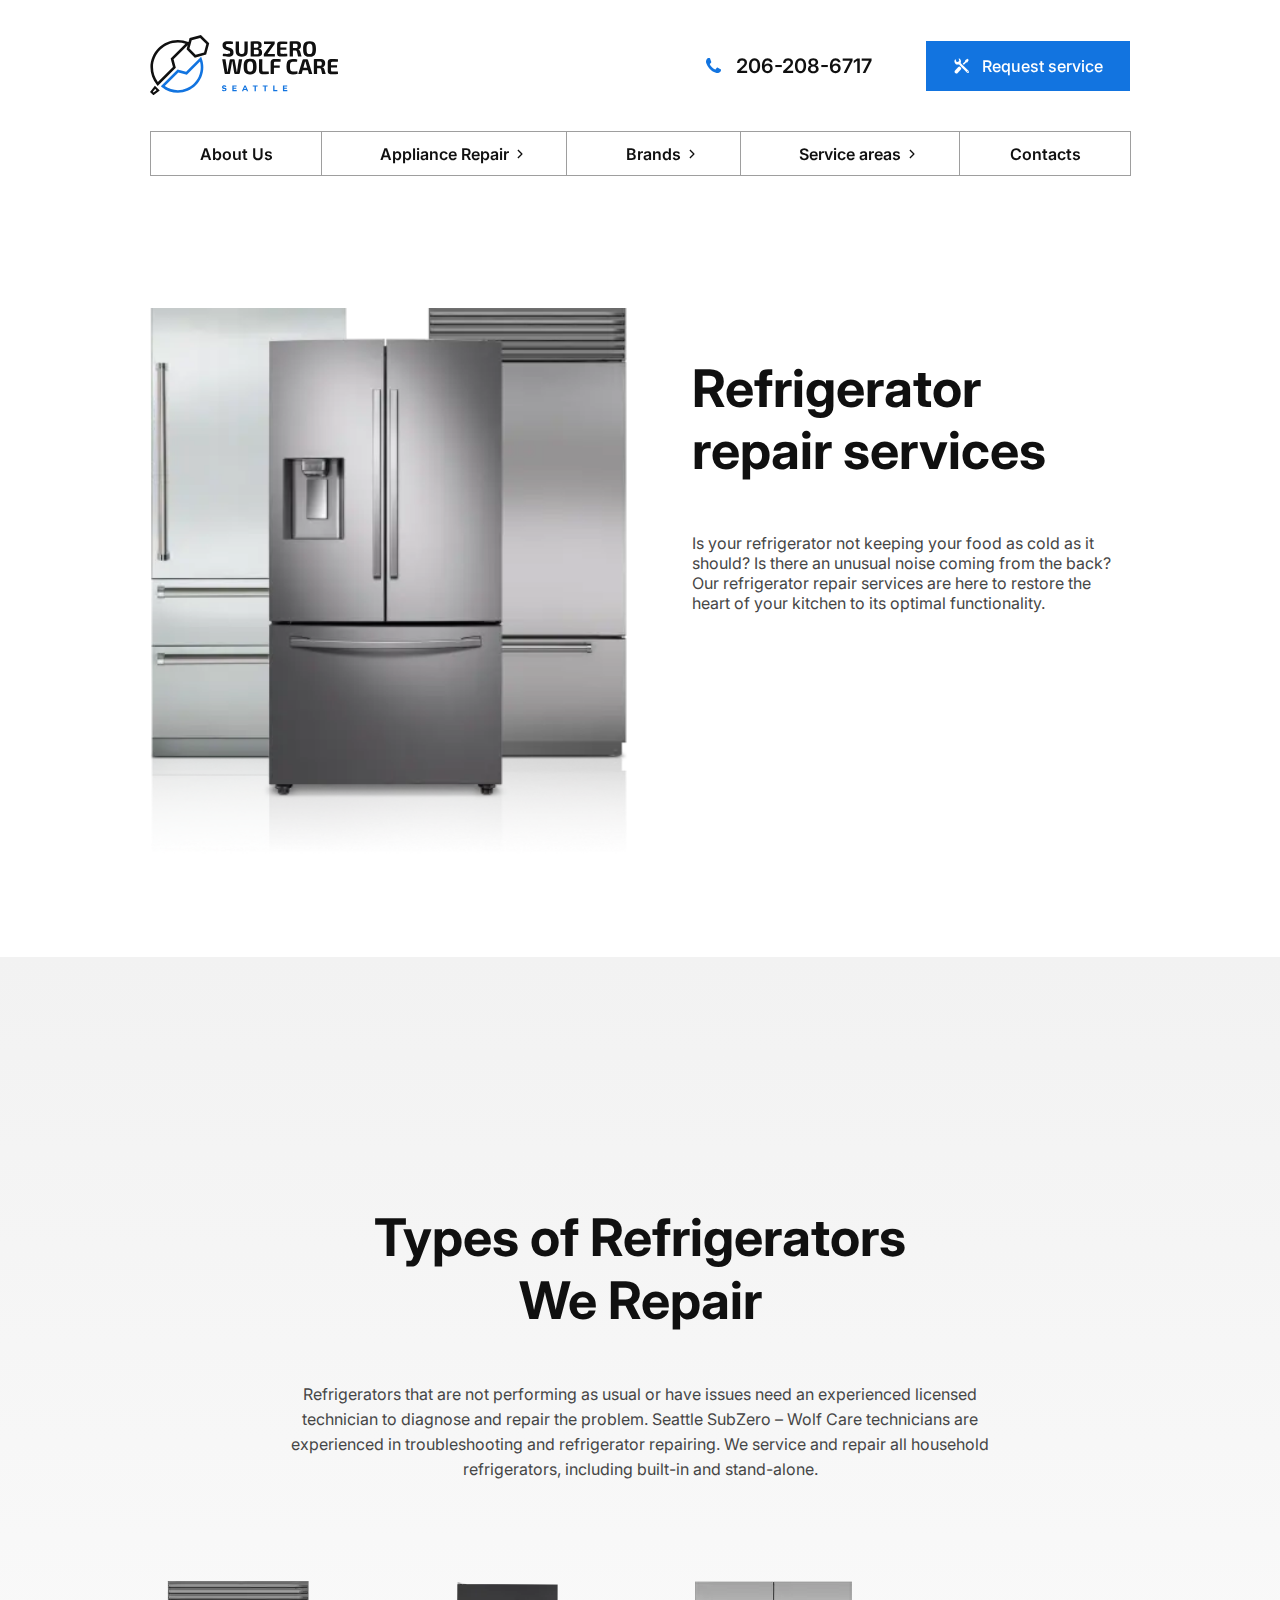
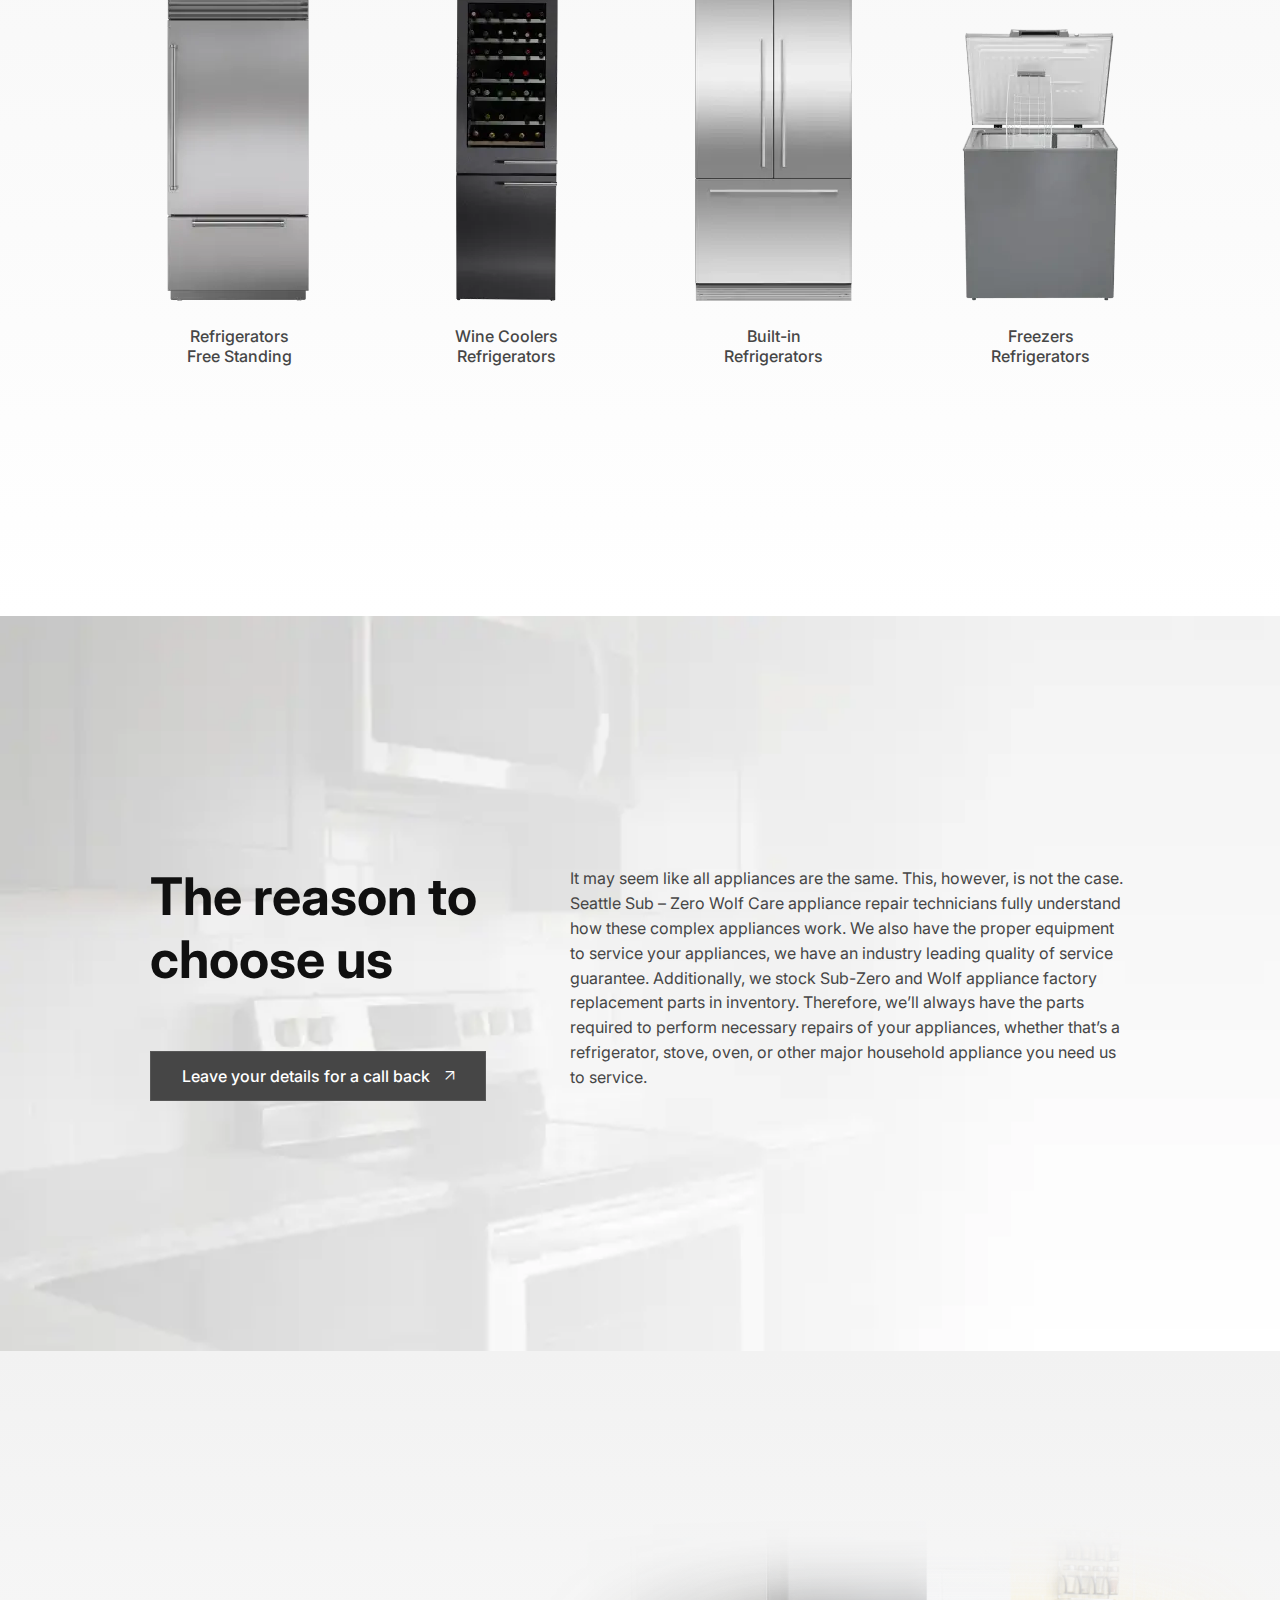
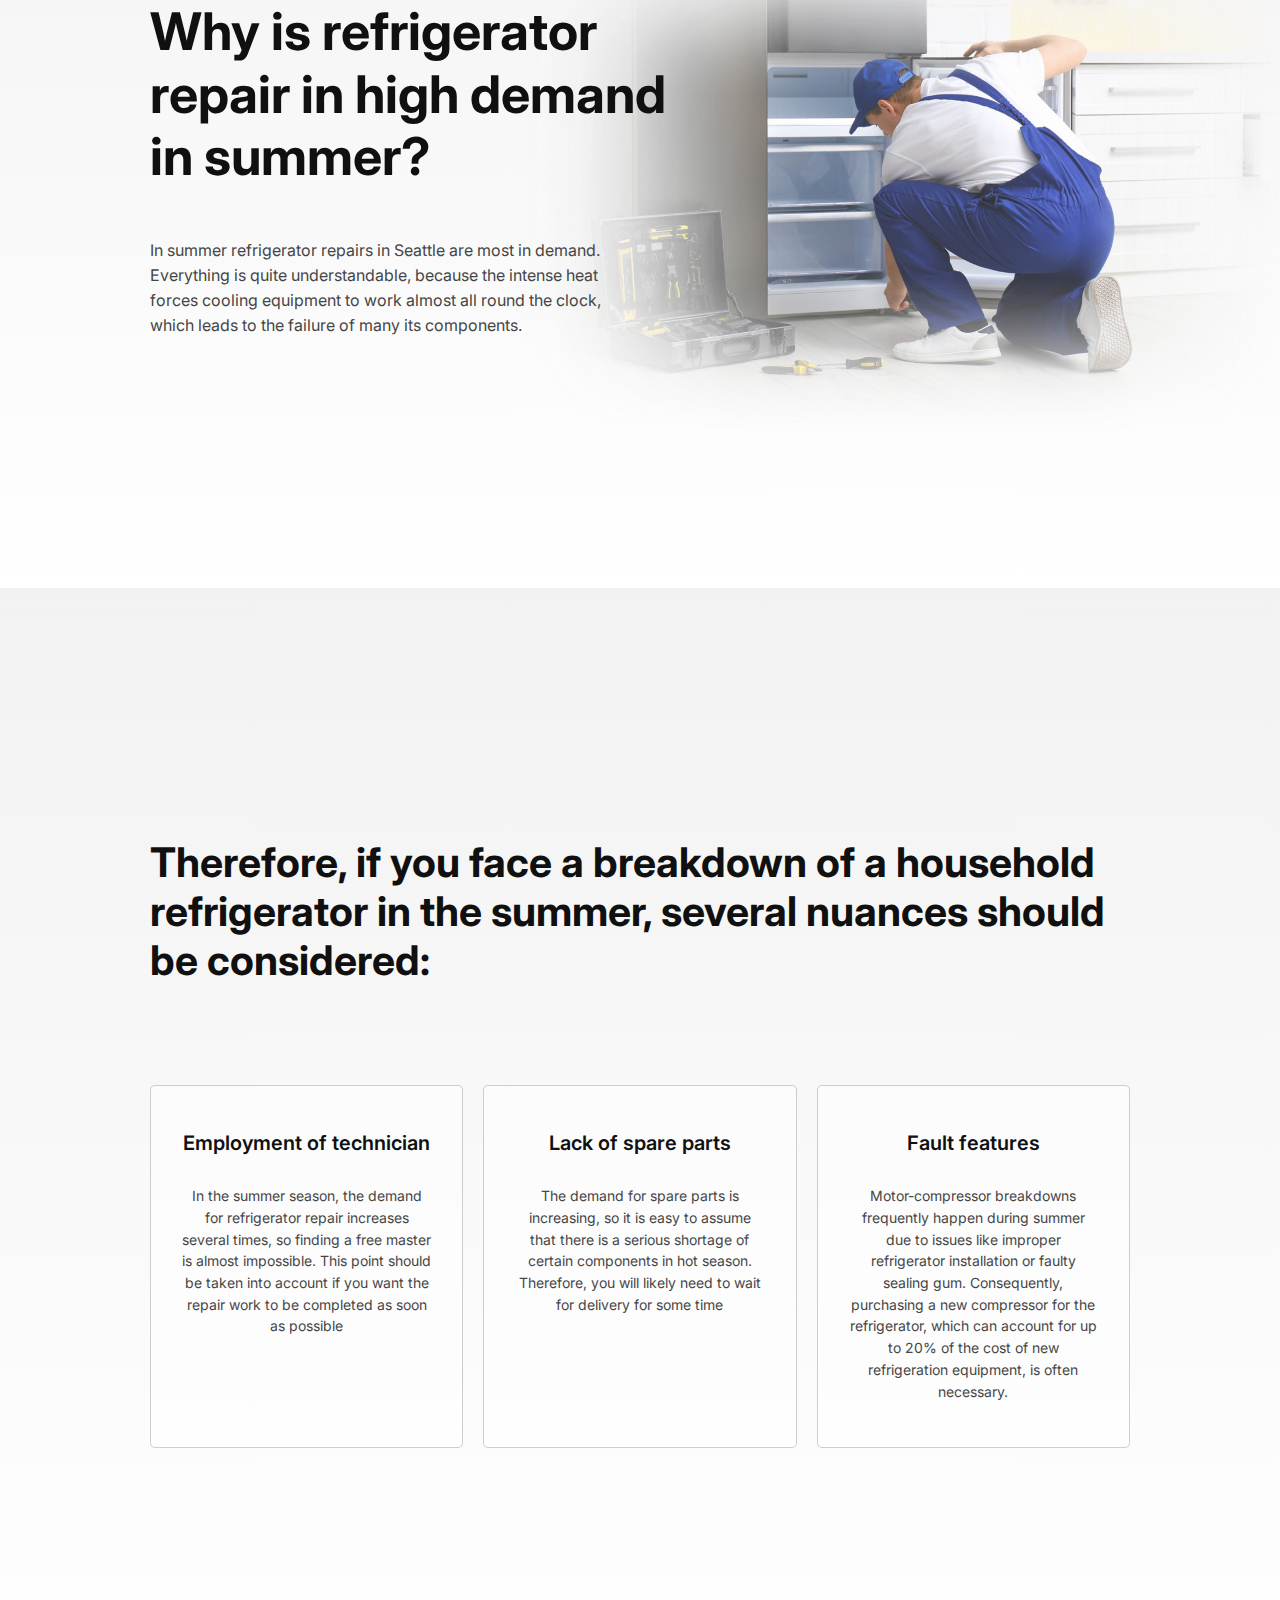
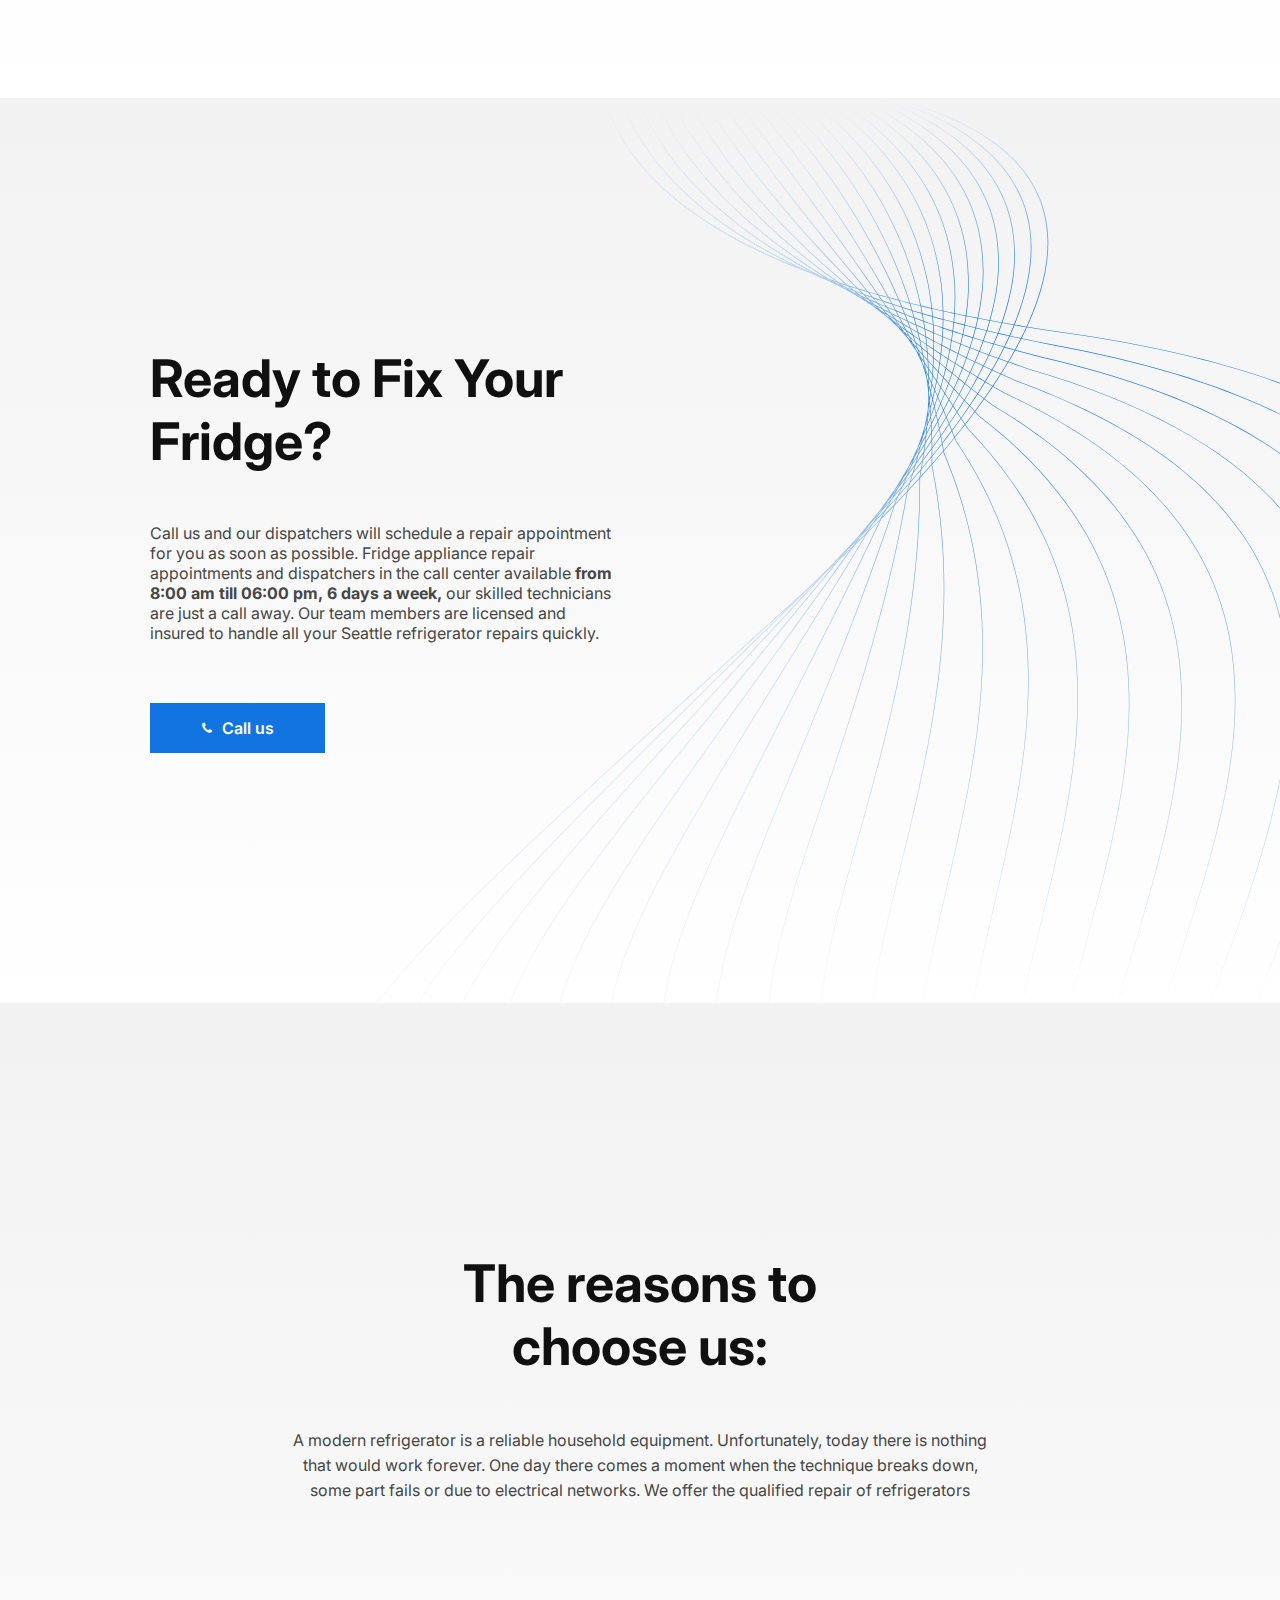
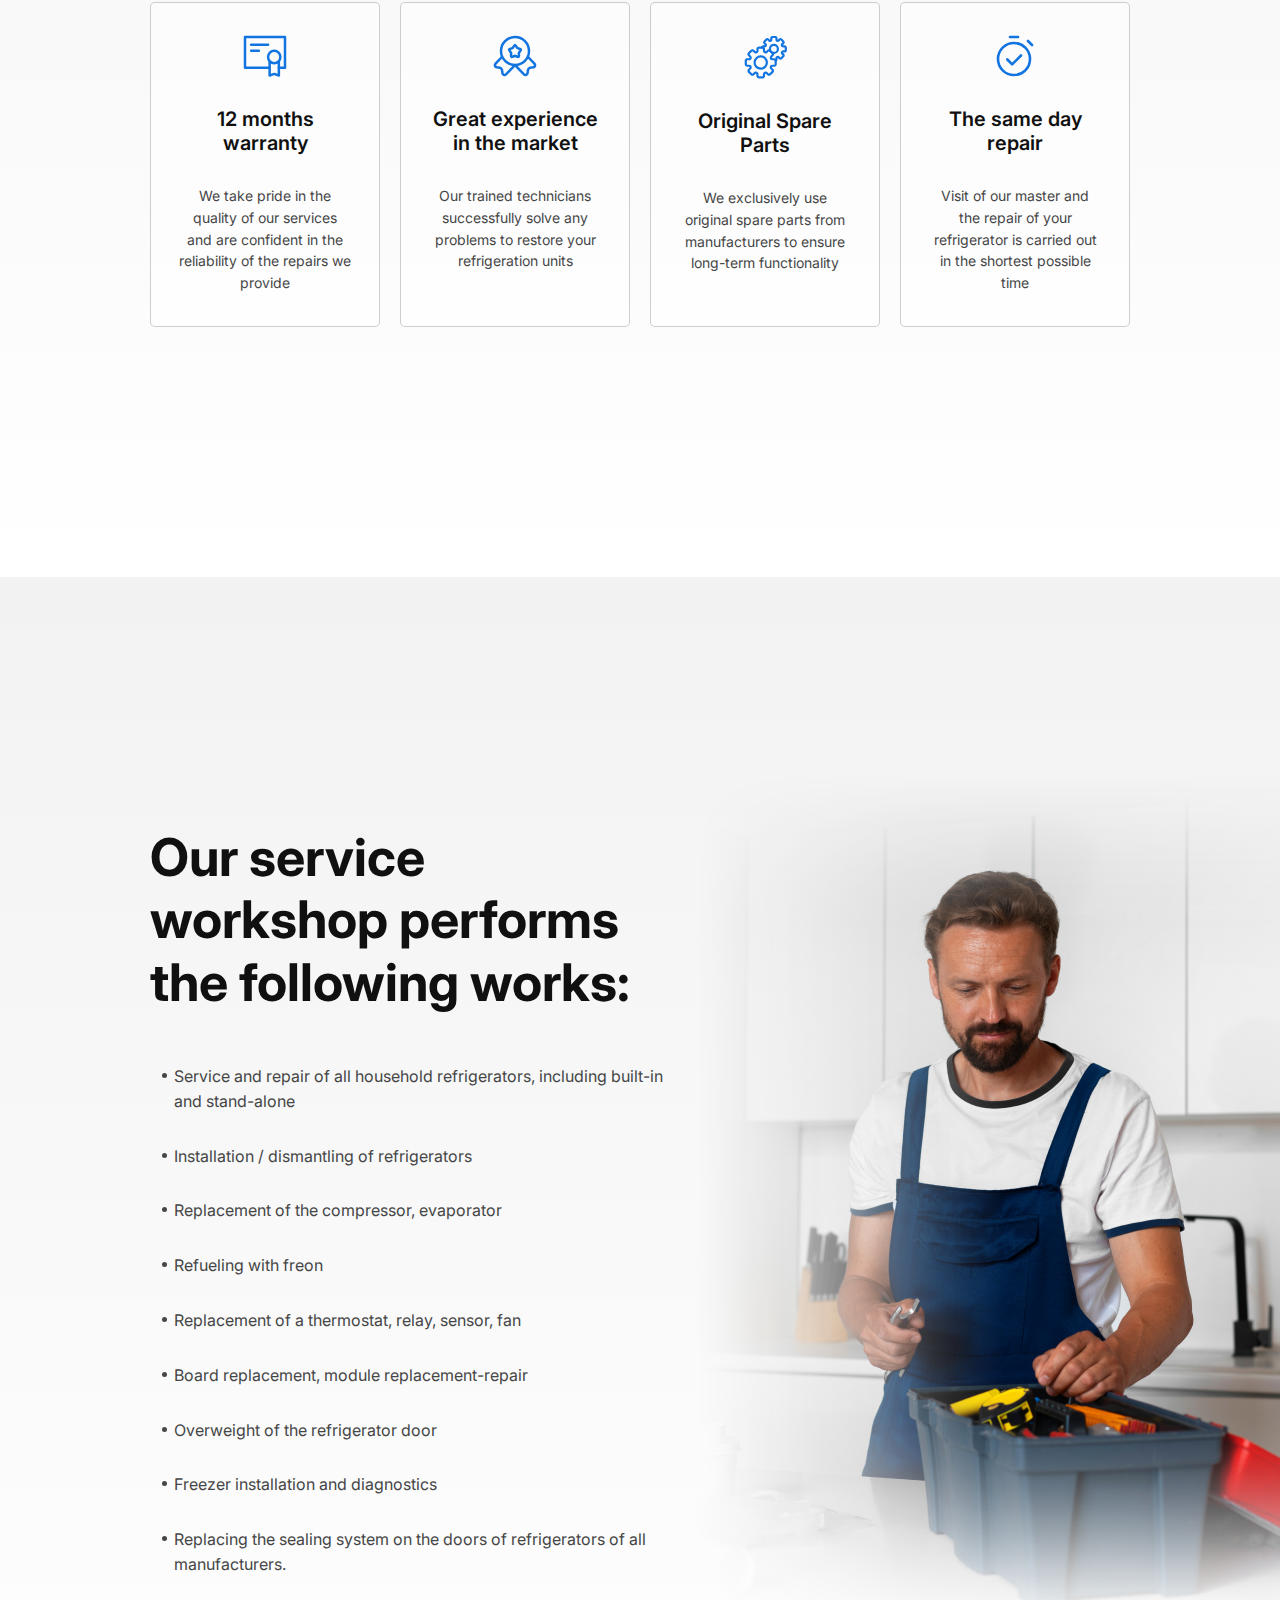
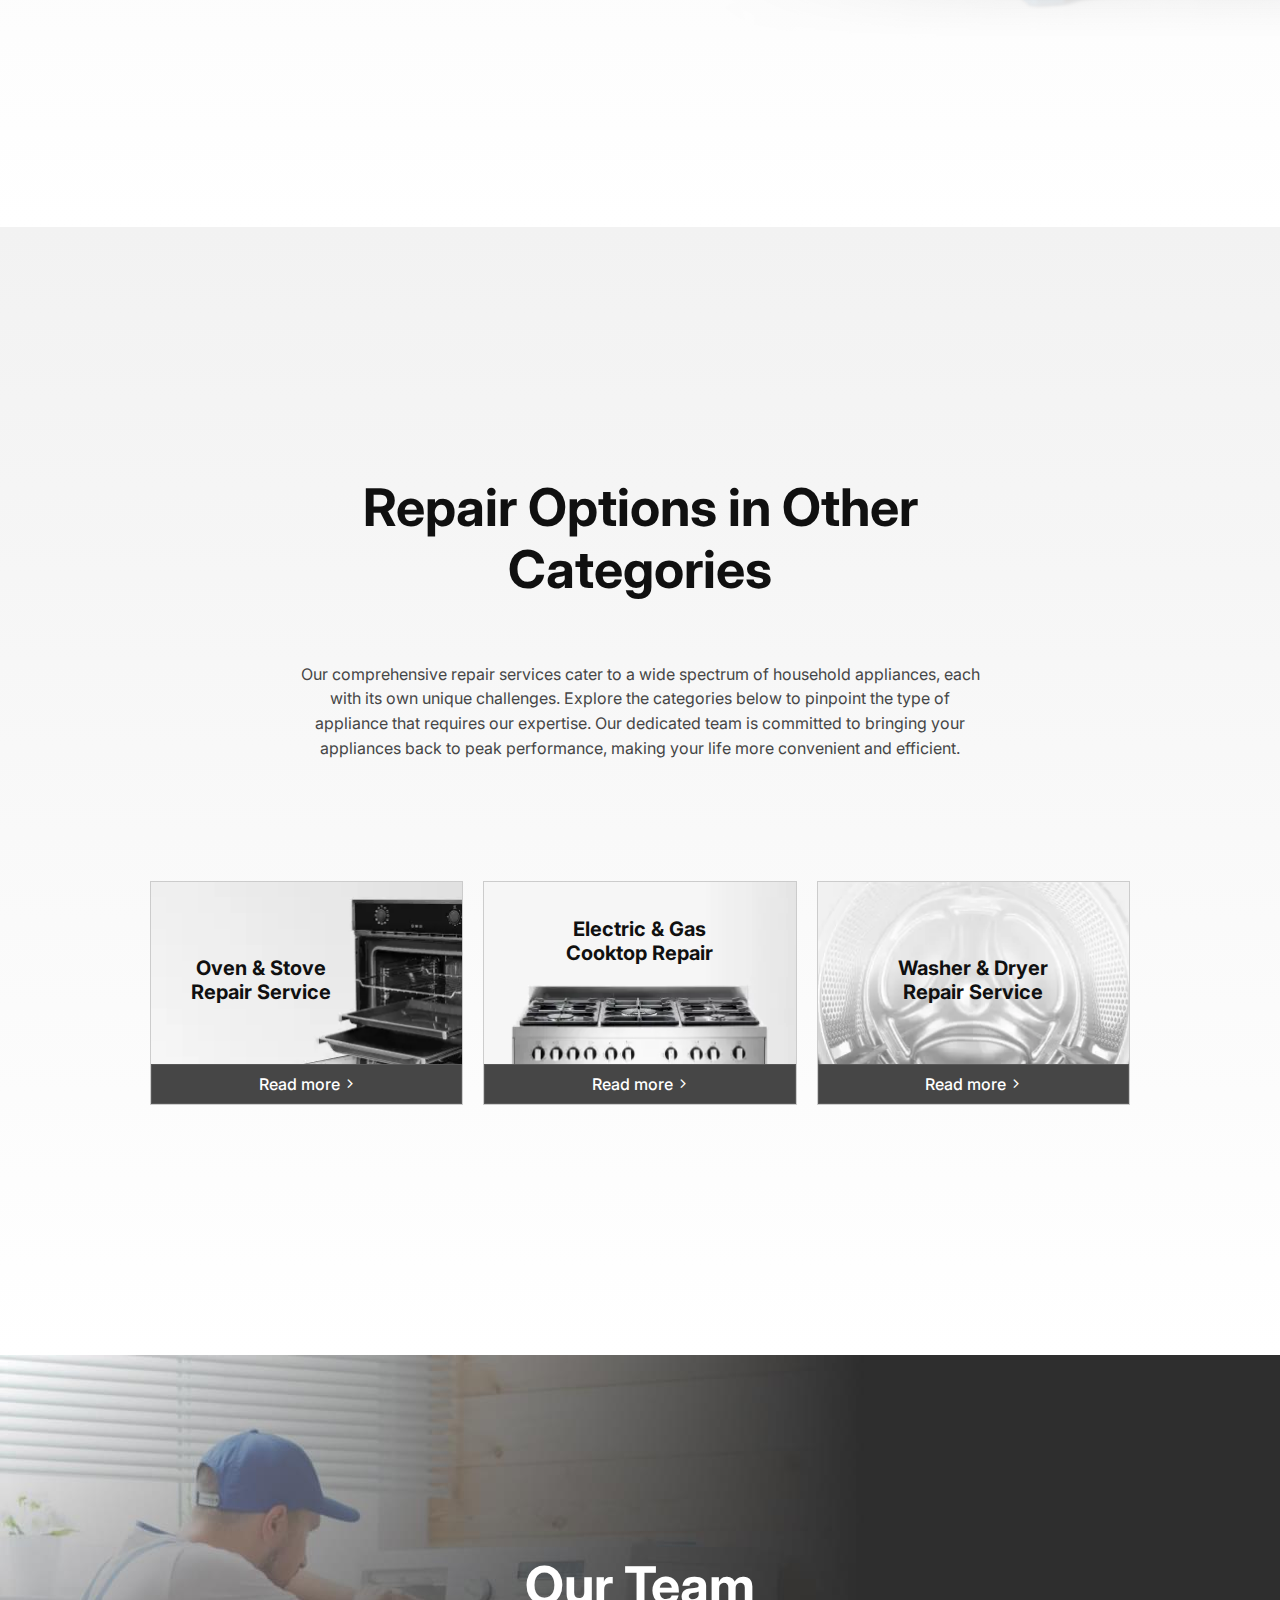
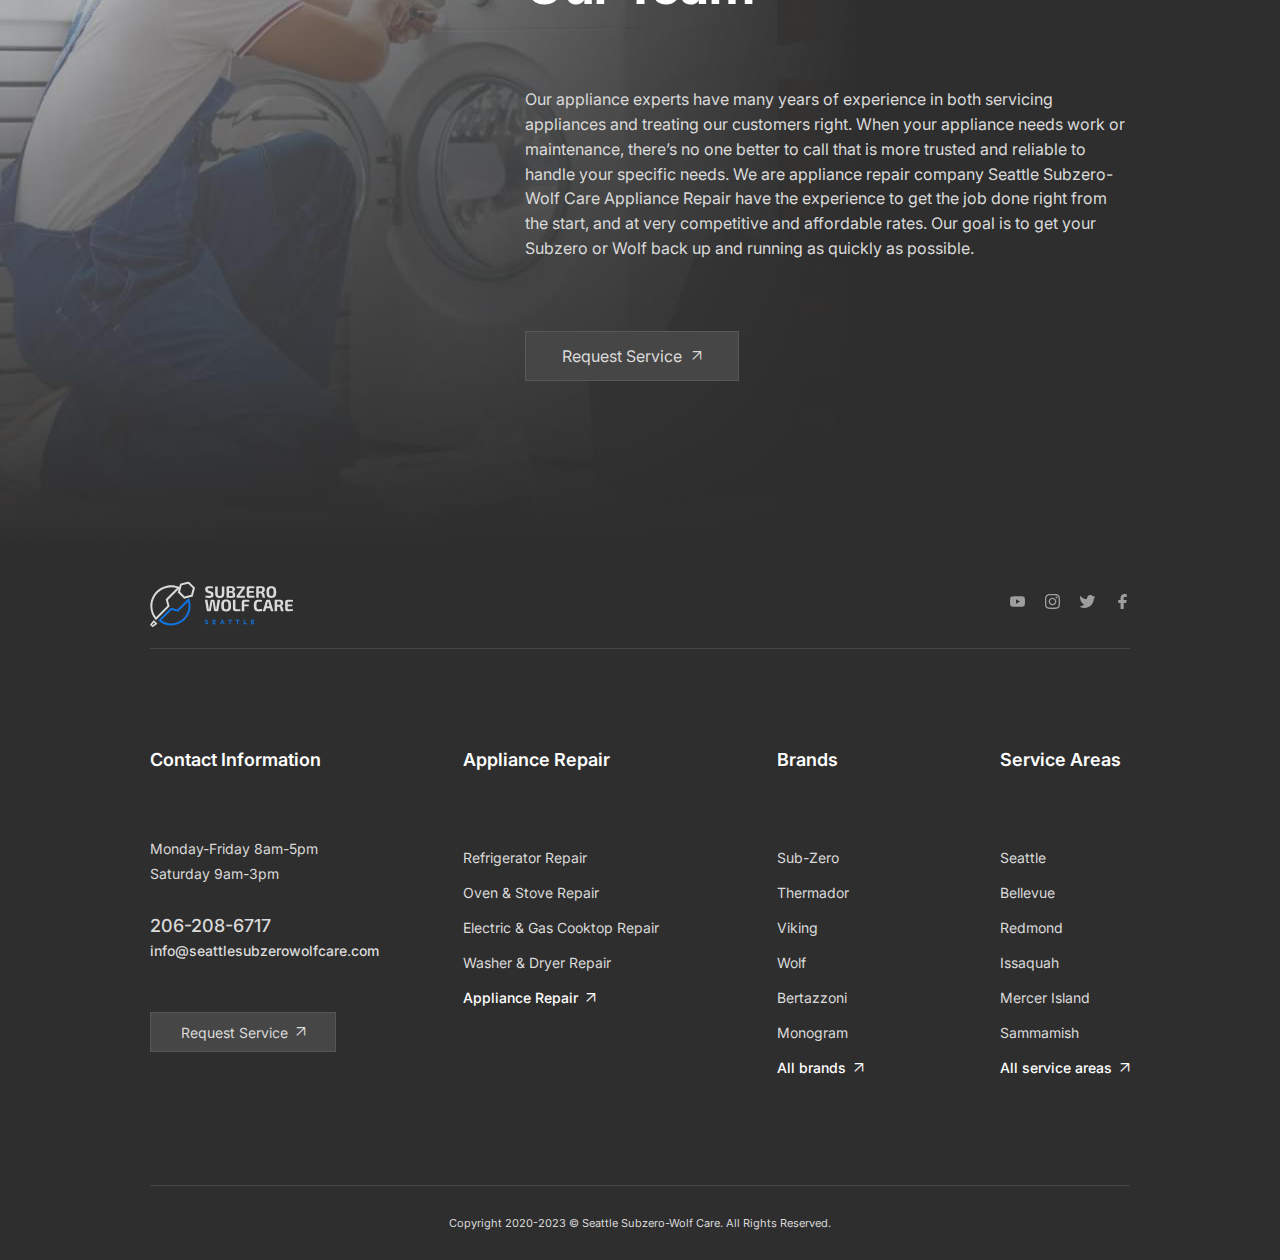
<file: refrigerator-repair.html>
<!DOCTYPE html>
<html lang="en">
<head>
    <meta charset="UTF-8">
    <meta http-equiv="X-UA-Compatible" content="IE=edge">
    <meta name="viewport" content="width=device-width, initial-scale=1.0">
    <link rel="stylesheet" href="css/style.min.css?_v=20240306152922">
    <title></title>
</head>

<body>
  <div class="wrapper">
    <header class="header lock-padding">
  <div class="header__container">
    <div class="header__wrapper">
      <div class="header__top">
        <a class="header__logo header-logo" href="index.html">
          <img src="img/header-logo.svg" alt="Logotype">
        </a>
        <a class="header__phone _icon-phone" href="tel:2062086717" data-da=".menu__body,768,1">206-208-6717</a>
        <a class="header__service-btn _icon-service popup-link" href="#popup-request"
          data-da=".menu__body,768,2">Request service</a>
        <button type="button" class="icon-menu">
          <span></span>
        </button>
      </div>

      <!-- <div class="header__catalog catalog-header menu">
        <nav class="catalog-header__menu menu-catalog">
          <ul class="menu-catalog__list">
            <li class="menu-catalog__item"><a class="menu-catalog__link" href="#">About Us</a></li>
            <li class="menu-catalog__item"><button class="menu-catalog__link" data-parent="1">Appliance Repair</button>
            </li>
            <li class="menu-catalog__item"><button class="menu-catalog__link" data-parent="2">Brands</button></li>
            <li class="menu-catalog__item"><button class="menu-catalog__link" data-parent="3">Service areas</button>
            </li>
            <li class="menu-catalog__item"><a class="menu-catalog__link" href="#">Contacts</a></li>
          </ul>
          <div class="menu-catalog__sub-menu sub-menu-catalog">
            <button class="sub-menu-catalog__back _icon-back" type="button">Back</button>
            <div class="sub-menu-catalog__block sub-menu-catalog__block_1" hidden data-submenu="1">
              <ul class="sub-menu-catalog__list sub-menu-catalog__list_icon">
                <li class="sub-menu-catalog__item"><a class="sub-menu-catalog__link" href="#">Refrigerator Repair</a>
                </li>
                <li class="sub-menu-catalog__item"><a class="sub-menu-catalog__link" href="#">Oven & Stove
                    Repair</a>
                </li>
                <li class="sub-menu-catalog__item"><a class="sub-menu-catalog__link" href="#">Electric/Gas
                    Cooktop</a>
                </li>
                <li class="sub-menu-catalog__item"><a class="sub-menu-catalog__link" href="#">Washer/Dryer
                    Repair</a>
                </li>
              </ul>
            </div>
            <div class="sub-menu-catalog__block" hidden data-submenu="2">
              <ul class="sub-menu-catalog__list">
                <li class="sub-menu-catalog__item"><a class="sub-menu-catalog__link" href="#">Speed Queen Laundry</a>
                </li>
                <li class="sub-menu-catalog__item"><a class="sub-menu-catalog__link" href="#">Sub-Zero</a></li>
                <li class="sub-menu-catalog__item"><a class="sub-menu-catalog__link" href="#">Thermador</a></li>
                <li class="sub-menu-catalog__item"><a class="sub-menu-catalog__link" href="#">Thor Kitchen</a></li>
                <li class="sub-menu-catalog__item"><a class="sub-menu-catalog__link" href="#">True</a></li>
                <li class="sub-menu-catalog__item"><a class="sub-menu-catalog__link" href="#">U-Line</a></li>
                <li class="sub-menu-catalog__item"><a class="sub-menu-catalog__link" href="#">Ultraline</a></li>
                <li class="sub-menu-catalog__item"><a class="sub-menu-catalog__link" href="#">Unique</a></li>
              </ul>
              <ul class="sub-menu-catalog__list">
                <li class="sub-menu-catalog__item"><a class="sub-menu-catalog__link" href="#">Viking</a></li>
                <li class="sub-menu-catalog__item"><a class="sub-menu-catalog__link" href="#">Venmar Range Hoods</a>
                </li>
                <li class="sub-menu-catalog__item"><a class="sub-menu-catalog__link" href="#">Vent-A-Hood</a></li>
                <li class="sub-menu-catalog__item"><a class="sub-menu-catalog__link" href="#">Wascomat
                    Flex-O-Matic</a></li>
                <li class="sub-menu-catalog__item"><a class="sub-menu-catalog__link" href="#">Whirlpool</a></li>
                <li class="sub-menu-catalog__item"><a class="sub-menu-catalog__link" href="#">Wolf</a></li>
                <li class="sub-menu-catalog__item"><a class="sub-menu-catalog__link" href="#">5 Star</a></li>
                <li class="sub-menu-catalog__item"><a class="sub-menu-catalog__link" href="#">Admiral</a></li>
              </ul>
              <ul class="sub-menu-catalog__list">
                <li class="sub-menu-catalog__item"><a class="sub-menu-catalog__link" href="#">Aga Ranges</a></li>
                <li class="sub-menu-catalog__item"><a class="sub-menu-catalog__link" href="#">AEG</a></li>
                <li class="sub-menu-catalog__item"><a class="sub-menu-catalog__link" href="#">Amana</a></li>
                <li class="sub-menu-catalog__item"><a class="sub-menu-catalog__link" href="#">Ariston</a></li>
                <li class="sub-menu-catalog__item"><a class="sub-menu-catalog__link" href="#">Asko</a></li>
                <li class="sub-menu-catalog__item"><a class="sub-menu-catalog__link" href="#">Avantgarde</a></li>
                <li class="sub-menu-catalog__item"><a class="sub-menu-catalog__link" href="#">Avanti</a></li>
                <li class="sub-menu-catalog__item"><a class="sub-menu-catalog__link" href="#">Azure</a></li>
              </ul>
              <ul class="sub-menu-catalog__list">
                <li class="sub-menu-catalog__item"><a class="sub-menu-catalog__link" href="#">Beaumark</a></li>
                <li class="sub-menu-catalog__item"><a class="sub-menu-catalog__link" href="#">Bertazzoni</a></li>
                <li class="sub-menu-catalog__item"><a class="sub-menu-catalog__link" href="#">Best Range Hoods</a>
                </li>
                <li class="sub-menu-catalog__item"><a class="sub-menu-catalog__link" href="#">Blomberg</a></li>
                <li class="sub-menu-catalog__item"><a class="sub-menu-catalog__link" href="#">Blue star</a></li>
                <li class="sub-menu-catalog__item"><a class="sub-menu-catalog__link" href="#">LG</a></li>
                <li class="sub-menu-catalog__item"><a class="sub-menu-catalog__link" href="#">Liebherr</a></li>
                <li class="sub-menu-catalog__item sub-menu-catalog__item_more"><a class="sub-menu-catalog__link"
                    href="#">More brands</a></li>
              </ul>
            </div>
            <div class="sub-menu-catalog__block" hidden data-submenu="3">
              <ul class="sub-menu-catalog__list">
                <li class="sub-menu-catalog__item"><a class="sub-menu-catalog__link" href="#">Alderwood Manor</a>
                </li>
                <li class="sub-menu-catalog__item"><a class="sub-menu-catalog__link" href="#">Auburn</a>
                </li>
                <li class="sub-menu-catalog__item"><a class="sub-menu-catalog__link" href="#">Ames Lake</a></li>
                <li class="sub-menu-catalog__item"><a class="sub-menu-catalog__link" href="#">Beaux Arts Village</a>
                </li>
                <li class="sub-menu-catalog__item"><a class="sub-menu-catalog__link" href="#">Bellevue</a></li>
                <li class="sub-menu-catalog__item"><a class="sub-menu-catalog__link" href="#">Bothell</a>
                </li>
                <li class="sub-menu-catalog__item"><a class="sub-menu-catalog__link" href="#">Boulevard Park</a>
                </li>
                <li class="sub-menu-catalog__item"><a class="sub-menu-catalog__link" href="#">Bonney Lake</a></li>
              </ul>
              <ul class="sub-menu-catalog__list">
                <li class="sub-menu-catalog__item"><a class="sub-menu-catalog__link" href="#">Brier</a></li>
                <li class="sub-menu-catalog__item"><a class="sub-menu-catalog__link" href="#">Bryn Mawr-Skyway</a></li>
                <li class="sub-menu-catalog__item"><a class="sub-menu-catalog__link" href="#">Burien</a></li>
                <li class="sub-menu-catalog__item"><a class="sub-menu-catalog__link" href="#">Carnation</a></li>
                <li class="sub-menu-catalog__item"><a class="sub-menu-catalog__link" href="#">Cathcart</a></li>
                <li class="sub-menu-catalog__item"><a class="sub-menu-catalog__link" href="#">Clyde Hill</a></li>
                <li class="sub-menu-catalog__item"><a class="sub-menu-catalog__link" href="#">Cottage Lake</a></li>
                <li class="sub-menu-catalog__item"><a class="sub-menu-catalog__link" href="#">Covington</a></li>
              </ul>
              <ul class="sub-menu-catalog__list">
                <li class="sub-menu-catalog__item"><a class="sub-menu-catalog__link" href="#">Des Moines</a></li>
                <li class="sub-menu-catalog__item"><a class="sub-menu-catalog__link" href="#">Duvall</a></li>
                <li class="sub-menu-catalog__item"><a class="sub-menu-catalog__link" href="#">Echo Lake</a></li>
                <li class="sub-menu-catalog__item"><a class="sub-menu-catalog__link" href="#">Edmonds</a></li>
                <li class="sub-menu-catalog__item"><a class="sub-menu-catalog__link" href="#">Edgewood</a></li>
                <li class="sub-menu-catalog__item"><a class="sub-menu-catalog__link" href="#">Everett</a></li>
                <li class="sub-menu-catalog__item"><a class="sub-menu-catalog__link" href="#">Fairwood</a></li>
                <li class="sub-menu-catalog__item"><a class="sub-menu-catalog__link" href="#">Fall City</a></li>
              </ul>
              <ul class="sub-menu-catalog__list">
                <li class="sub-menu-catalog__item"><a class="sub-menu-catalog__link" href="#">Garcia</a></li>
                <li class="sub-menu-catalog__item"><a class="sub-menu-catalog__link" href="#">Hobart</a></li>
                <li class="sub-menu-catalog__item"><a class="sub-menu-catalog__link" href="#">Hunts Point</a></li>
                <li class="sub-menu-catalog__item"><a class="sub-menu-catalog__link" href="#">Issaquah</a></li>
                <li class="sub-menu-catalog__item"><a class="sub-menu-catalog__link" href="#">Kenmore</a></li>
                <li class="sub-menu-catalog__item"><a class="sub-menu-catalog__link" href="#">Kent</a></li>
                <li class="sub-menu-catalog__item"><a class="sub-menu-catalog__link" href="#">Kirkland</a></li>
                <li class="sub-menu-catalog__item sub-menu-catalog__item_more"><a class="sub-menu-catalog__link"
                    href="#">More brands</a></li>
              </ul>
            </div>
          </div>
        </nav>

      </div> -->

      <div class="header__menu menu">



        <!-- <nav class="menu__body">
          <ul class="menu__list">
            <li class="menu__item _active">
              <a href="index.html">About Us</a>
            </li>
            <li class="menu__item">
              <div class="menu__spollers spollers-menu" data-spollers>
                <div class="spollers-menu__item">
                  <button class="spollers-menu__title _icon-arrow-spol" type="button" data-spoller>Appliance
                    Repair</button>
                  <div class="spollers-menu__body">
                    <ul class="menu__sub-list">
                      <li class="menu__sub-item">
                        <a class="menu__sub-link" href="refrigerator-repair.html">Refrigerator Repair</a>
                      </li>
                      <li class="menu__sub-item">
                        <a class="menu__sub-link" href="oven-repair.html">Oven & Stove Repair</a>
                      </li>
                      <li class="menu__sub-item">
                        <a class="menu__sub-link" href="gas-repair.html">Electric/Gas Cooktop</a>
                      </li>
                      <li class="menu__sub-item">
                        <a class="menu__sub-link" href="washer-repair.html">Washer/Dryer Repair</a>
                      </li>
                      <li class="menu__sub-item">
                        <a class="menu__sub-link" href="appliance-repair.html">Appliance Repair</a>
                      </li>
                    </ul>
                  </div>
                </div>
              </div>
            </li>
            <li class="menu__item">
              <div class="menu__spollers spollers-menu" data-spollers>
                <div class="spollers-menu__item">
                  <button class="spollers-menu__title _icon-arrow-spol" type="button" data-spoller>Brands</button>
                  <div class="spollers-menu__body">
                    <ul class="menu__sub-list">
                      <li class="menu__sub-item">
                        <a class="menu__sub-link" href="brands-single.html">Sub-Zero</a>
                      </li>
                      <li class="menu__sub-item">
                        <a class="menu__sub-link" href="#">Thermador</a>
                      </li>
                      <li class="menu__sub-item">
                        <a class="menu__sub-link" href="#">Viking</a>
                      </li>
                      <li class="menu__sub-item">
                        <a class="menu__sub-link" href="#">Wolf</a>
                      </li>
                      <li class="menu__sub-item">
                        <a class="menu__sub-link" href="#">Bertazzoni</a>
                      </li>
                      <li class="menu__sub-item">
                        <a class="menu__sub-link" href="#">Monogram</a>
                      </li>
                      <li class="menu__sub-item">
                        <a class="menu__sub-link" href="#">Dacor</a>
                      </li>
                      <li class="menu__sub-item">
                        <a class="menu__sub-link" href="brands.html">More brands</a>
                      </li>
                    </ul>
                  </div>
                </div>
              </div>

            </li>
            <li class="menu__item">
              <div class="menu__spollers spollers-menu" data-spollers>
                <div class="spollers-menu__item">
                  <button class="spollers-menu__title _icon-arrow-spol" type="button" data-spoller>Service
                    areas</button>
                  <div class="spollers-menu__body">
                    <ul class="menu__sub-list">
                      <li class="menu__sub-item">
                        <a class="menu__sub-link" href="areas-single.html">Seattle</a>
                      </li>
                      <li class="menu__sub-item">
                        <a class="menu__sub-link" href="#">Bellevue</a>
                      </li>
                      <li class="menu__sub-item">
                        <a class="menu__sub-link" href="#">Redmond</a>
                      </li>
                      <li class="menu__sub-item">
                        <a class="menu__sub-link" href="#">Issaquah</a>
                      </li>
                      <li class="menu__sub-item">
                        <a class="menu__sub-link" href="#">Mercer Island</a>
                      </li>
                      <li class="menu__sub-item">
                        <a class="menu__sub-link" href="#">Sammamish</a>
                      </li>
                      <li class="menu__sub-item">
                        <a class="menu__sub-link" href="#">Kirkland</a>
                      </li>
                      <li class="menu__sub-item">
                        <a class="menu__sub-link" href="areas.html">More areas</a>
                      </li>
                    </ul>
                  </div>
                </div>
              </div>

            </li>
            <li class="menu__item"><a href="contacts.html">Contacts</a></li>
          </ul>
        </nav> -->

        <nav class="menu__body">
          <ul class="menu__list" data-spollers>
            <li class="menu__item"><a href="#">About Us</a></li>
            <li class="menu__item">
              <button data-spoller>Appliance Repair</button>
              <div class="menu__sub-body">
                <ul class="menu__sub-list">
                  <li class="menu__sub-item"><a class="menu__sub-link" href="#">Refrigerator Repair</a></li>
                  <li class="menu__sub-item"><a class="menu__sub-link" href="#">Oven & Stove Repair</a></li>
                  <li class="menu__sub-item"><a class="menu__sub-link" href="#">Electric/Gas Cooktop</a></li>
                  <li class="menu__sub-item"><a class="menu__sub-link" href="#">Washer/Dryer Repair</a></li>
                </ul>
              </div>

            </li>
            <li class="menu__item">
              <button data-spoller>Brands</button>
              <div class="menu__sub-body">
                <div class="menu__sub-inner">
                  <ul class="menu__sub-list">
                    <li class="menu__sub-item"><a class="menu__sub-link" href="#">Speed Queen Laundry</a></li>
                    <li class="menu__sub-item"><a class="menu__sub-link" href="#">Sub-Zero</a></li>
                    <li class="menu__sub-item"><a class="menu__sub-link" href="#">Thermador</a></li>
                    <li class="menu__sub-item"><a class="menu__sub-link" href="#">Thor Kitchen</a></li>
                    <li class="menu__sub-item"><a class="menu__sub-link" href="#">True</a></li>
                    <li class="menu__sub-item"><a class="menu__sub-link" href="#">U-Line</a></li>
                    <li class="menu__sub-item"><a class="menu__sub-link" href="#">Ultraline</a></li>
                    <li class="menu__sub-item"><a class="menu__sub-link" href="#">Unique</a></li>
                  </ul>
                  <ul class="menu__sub-list">
                    <li class="menu__sub-item"><a class="menu__sub-link" href="#">Viking</a></li>
                    <li class="menu__sub-item"><a class="menu__sub-link" href="#">Venmar Range Hoods</a></li>
                    <li class="menu__sub-item"><a class="menu__sub-link" href="#">Vent-A-Hood</a></li>
                    <li class="menu__sub-item"><a class="menu__sub-link" href="#">Wascomat Flex-O-Matic</a></li>
                    <li class="menu__sub-item"><a class="menu__sub-link" href="#">Whirlpool</a></li>
                    <li class="menu__sub-item"><a class="menu__sub-link" href="#">Wolf</a></li>
                    <li class="menu__sub-item"><a class="menu__sub-link" href="#">5 Star</a></li>
                    <li class="menu__sub-item"><a class="menu__sub-link" href="#">Admiral</a></li>
                  </ul>
                  <ul class="menu__sub-list">
                    <li class="menu__sub-item"><a class="menu__sub-link" href="#">Aga Ranges</a></li>
                    <li class="menu__sub-item"><a class="menu__sub-link" href="#">AEG</a></li>
                    <li class="menu__sub-item"><a class="menu__sub-link" href="#">Amana</a></li>
                    <li class="menu__sub-item"><a class="menu__sub-link" href="#">Ariston</a></li>
                    <li class="menu__sub-item"><a class="menu__sub-link" href="#">Asko</a></li>
                    <li class="menu__sub-item"><a class="menu__sub-link" href="#">Avantgarde</a></li>
                    <li class="menu__sub-item"><a class="menu__sub-link" href="#">Avanti</a></li>
                    <li class="menu__sub-item"><a class="menu__sub-link" href="#">Azure</a></li>
                  </ul>
                  <ul class="menu__sub-list">
                    <li class="menu__sub-item"><a class="menu__sub-link" href="#">Beaumark</a></li>
                    <li class="menu__sub-item"><a class="menu__sub-link" href="#">Bertazzoni</a></li>
                    <li class="menu__sub-item"><a class="menu__sub-link" href="#">Best Range Hoods</a></li>
                    <li class="menu__sub-item"><a class="menu__sub-link" href="#">Blomberg</a></li>
                    <li class="menu__sub-item"><a class="menu__sub-link" href="#">Blue star</a></li>
                    <li class="menu__sub-item"><a class="menu__sub-link" href="#">LG</a></li>
                    <li class="menu__sub-item"><a class="menu__sub-link" href="#">Liebherr</a></li>
                    <li class="menu__sub-item"><a class="menu__sub-link" href="#">More brands</a></li>
                  </ul>
                </div>

              </div>
            </li>
            <li class="menu__item">
              <button data-spoller>Service areas</button>
              <div class="menu__sub-body">
                <div class="menu__sub-inner">
                  <ul class="menu__sub-list">
                    <li class="menu__sub-item"><a class="menu__sub-link" href="#">Alderwood Manor</a></li>
                    <li class="menu__sub-item"><a class="menu__sub-link" href="#">Auburn</a></li>
                    <li class="menu__sub-item"><a class="menu__sub-link" href="#">Ames Lake</a></li>
                    <li class="menu__sub-item"><a class="menu__sub-link" href="#">Beaux Arts Village</a></li>
                    <li class="menu__sub-item"><a class="menu__sub-link" href="#">Bellevue</a></li>
                    <li class="menu__sub-item"><a class="menu__sub-link" href="#">Bothell</a></li>
                    <li class="menu__sub-item"><a class="menu__sub-link" href="#">Boulevard Park</a></li>
                    <li class="menu__sub-item"><a class="menu__sub-link" href="#">Bonney Lake</a></li>
                  </ul>
                  <ul class="menu__sub-list">
                    <li class="menu__sub-item"><a class="menu__sub-link" href="#">Brier</a></li>
                    <li class="menu__sub-item"><a class="menu__sub-link" href="#">Bryn Mawr-Skyway</a></li>
                    <li class="menu__sub-item"><a class="menu__sub-link" href="#">Burien</a></li>
                    <li class="menu__sub-item"><a class="menu__sub-link" href="#">Carnation</a></li>
                    <li class="menu__sub-item"><a class="menu__sub-link" href="#">Cathcart</a></li>
                    <li class="menu__sub-item"><a class="menu__sub-link" href="#">Clyde Hill</a></li>
                    <li class="menu__sub-item"><a class="menu__sub-link" href="#">Cottage Lake</a></li>
                    <li class="menu__sub-item"><a class="menu__sub-link" href="#">Covington</a></li>
                  </ul>
                  <ul class="menu__sub-list">
                    <li class="menu__sub-item"><a class="menu__sub-link" href="#">Des Moines</a></li>
                    <li class="menu__sub-item"><a class="menu__sub-link" href="#">Duvall</a></li>
                    <li class="menu__sub-item"><a class="menu__sub-link" href="#">Echo Lake</a></li>
                    <li class="menu__sub-item"><a class="menu__sub-link" href="#">Edmonds</a></li>
                    <li class="menu__sub-item"><a class="menu__sub-link" href="#">Edgewood</a></li>
                    <li class="menu__sub-item"><a class="menu__sub-link" href="#">Everett</a></li>
                    <li class="menu__sub-item"><a class="menu__sub-link" href="#">Fairwood</a></li>
                    <li class="menu__sub-item"><a class="menu__sub-link" href="#">Fall City</a></li>
                  </ul>
                  <ul class="menu__sub-list">
                    <li class="menu__sub-item"><a class="menu__sub-link" href="#">Garcia</a></li>
                    <li class="menu__sub-item"><a class="menu__sub-link" href="#">Hobart</a></li>
                    <li class="menu__sub-item"><a class="menu__sub-link" href="#">Hunts Point</a></li>
                    <li class="menu__sub-item"><a class="menu__sub-link" href="#">Issaquah</a></li>
                    <li class="menu__sub-item"><a class="menu__sub-link" href="#">Kenmore</a></li>
                    <li class="menu__sub-item"><a class="menu__sub-link" href="#">Kent</a></li>
                    <li class="menu__sub-item"><a class="menu__sub-link" href="#">Kirkland</a></li>
                    <li class="menu__sub-item"><a class="menu__sub-link" href="#">More areas</a></li>
                  </ul>
                </div>
              </div>


            </li>
            <li class="menu__item"><a href="#">Contacts</a></li>
          </ul>
        </nav>




      </div>
    </div>
  </div>






</header>
    <main class="page">
      <section class="page__repair-top repair-top repair-top-refrigerator">
        <div class="repair-top__container">
          <div class="repair-top__body">
            <div class="repair-top__images-ibg">
              <picture><source srcset="img/repair-top/01.webp" type="image/webp"><img src="img/repair-top/01.png" alt="Pictures"></picture>
            </div>
            <div class="repair-top__content">
              <h1 class="repair-top__title repair-top__title-refrigerator title">
                Refrigerator repair services
              </h1>
              <div class="repair-top__text">
                <p>
                  Is your refrigerator not keeping your food as cold as it should? Is there an unusual noise coming from
                  the back? Our refrigerator repair services are here to restore the heart of your kitchen to its
                  optimal functionality.
                </p>
              </div>
            </div>
          </div>
        </div>
      </section>
      <section class="page__types types">
        <div class="types__container">
          <h2 class="types__title title">
            Types of Refrigerators We Repair
          </h2>
          <div class="types__text">
            <p>
              Refrigerators that are not performing as usual or have issues need an experienced licensed technician to
              diagnose and repair the problem. Seattle SubZero – Wolf Care technicians are experienced in
              troubleshooting and refrigerator repairing. We service and repair all household refrigerators, including
              built-in and stand-alone.
            </p>
          </div>
          <ul class="tipes-grid">
            <li class="tipes-grid-item">
              <article class="tipes__item">
                <div class="tipes__images">
                  <picture><source srcset="img/types/01.webp" type="image/webp"><img src="img/types/01.png" alt="Pictures"></picture>
                </div>
                <div class="tipes__descr">
                  Refrigerators Free Standing
                </div>
              </article>
            </li>
            <li class="tipes-grid-item">
              <article class="tipes__item">
                <div class="tipes__images">
                  <picture><source srcset="img/types/02.webp" type="image/webp"><img src="img/types/02.png" alt="Pictures"></picture>
                </div>
                <div class="tipes__descr">
                  Wine Coolers Refrigerators
                </div>
              </article>
            </li>
            <li class="tipes-grid-item">
              <article class="tipes__item">
                <div class="tipes__images">
                  <picture><source srcset="img/types/03.webp" type="image/webp"><img src="img/types/03.png" alt="Pictures"></picture>
                </div>
                <div class="tipes__descr">
                  Built-in Refrigerators
                </div>
              </article>
            </li>
            <li class="tipes-grid-item">
              <article class="tipes__item">
                <div class="tipes__images tipes__images_4">
                  <picture><source srcset="img/types/04.webp" type="image/webp"><img src="img/types/04.png" alt="Pictures"></picture>
                </div>
                <div class="tipes__descr">
                  Freezers Refrigerators
                </div>
              </article>
            </li>
          </ul>
        </div>
      </section>
      <section class="page__choose-two choose-two">
        <div class="choose-two__container">
          <div class="choose-two__body">
            <div class="choose-two__content">
              <h2 class="choose-two__title title">The reason to choose us</h2>
              <a class="choose-two__btn _icon-arrow-up" href="#" data-da=".choose-two__body,767.98,3">Leave your details
                for a call back</a>
            </div>
            <div class="choose-two__text">
              <p>
                It may seem like all appliances are the same. This, however, is not the case. Seattle Sub – Zero Wolf
                Care appliance repair technicians fully understand how these complex appliances work. We also have the
                proper equipment to service your appliances, we have an industry leading quality of service guarantee.
                Additionally, we stock Sub-Zero and Wolf appliance factory replacement parts in inventory. Therefore,
                we’ll always have the parts required to perform necessary repairs of your appliances, whether that’s a
                refrigerator, stove, oven, or other major household appliance you need us to service.
              </p>
            </div>
          </div>
        </div>
      </section>
      <section class="page__demand demand" style="background-image: url(img/demand-bg.png)">

        <div class="demand__container">
          <h2 class="demand__title title">
            Why is refrigerator repair in high demand in summer?
          </h2>
          <div class="demand__text">
            <p>
              In summer refrigerator repairs in Seattle are most in demand. Everything is quite understandable,
              because the intense heat forces cooling equipment to work almost all round the clock, which leads to the
              failure of many its components.
            </p>
          </div>
        </div>

      </section>
      <section class="page__nuances nuances">
        <div class="nuances__container">
          <h2 class="nuances__title">
            Therefore, if you face a breakdown of a household refrigerator in the summer, several nuances should be
            considered:
          </h2>
          <ul class="nuances-grid">
            <li class="nuances-grid-item">
              <article class="nuances__item item-nuances">
                <h3 class="item-nuances__title">
                  Employment of technician
                </h3>
                <div class="item-nuances__text">
                  In the summer season, the demand for refrigerator repair increases several times, so finding a free
                  master is almost impossible. This point should be taken into account if you want the repair work to be
                  completed as soon as possible
                </div>
              </article>
            </li>
            <li class="nuances-grid-item">
              <article class="nuances__item item-nuances">
                <h3 class="item-nuances__title">
                  Lack of spare parts
                </h3>
                <div class="item-nuances__text">
                  The demand for spare parts is increasing, so it is easy to assume that there is a serious shortage of
                  certain components in hot season. Therefore, you will likely need to wait for delivery for some time
                </div>
              </article>
            </li>
            <li class="nuances-grid-item">
              <article class="nuances__item item-nuances">
                <h3 class="item-nuances__title">
                  Fault features
                </h3>
                <div class="item-nuances__text">
                  Motor-compressor breakdowns frequently happen during summer due to issues like improper refrigerator
                  installation or faulty sealing gum. Consequently, purchasing a new compressor for the refrigerator,
                  which can account for up to 20% of the cost of new refrigeration equipment, is often necessary.
                </div>
              </article>
            </li>
          </ul>
        </div>
      </section>
      <section class="page__call call">
        <div class="call__container">
          <h2 class="call__title title">
            Ready to Fix Your Fridge?
          </h2>
          <div class="call__text">
            <p>
              Call us and our dispatchers will schedule a repair appointment for you as soon as possible. Fridge
              appliance repair appointments and dispatchers in the call center available <b>from 8:00 am till 06:00 pm,
                6 days a week,</b> our skilled technicians are just a call away. Our team members are licensed and
              insured to handle all your Seattle refrigerator repairs quickly.
            </p>
          </div>
          <a class="call__btn _icon-phone" href="#">Call us</a>
        </div>
      </section>
      <section class="page__choose-three choose-three">
        <div class="choose-three__container">
          <h2 class="choose-three__title title">
            The reasons to choose us:
          </h2>
          <div class="choose-three__text">
            <p>
              A modern refrigerator is a reliable household equipment. Unfortunately, today there is nothing that would
              work forever. One day there comes a moment when the technique breaks down, some part fails or due to
              electrical networks. We offer the qualified repair of refrigerators
            </p>
          </div>
          <ul class="why-grid">
            <li class="why-grid__item">
              <article class="why__item item-advantages">
                <div class="item-advantages__images">
                  <img src="img/advantages/01.svg" alt="Icon">
                </div>
                <h4 class="item-advantages__title">
                  12 months warranty
                </h4>
                <div class="item-advantages__text">
                  We take pride in the quality of our services and are confident in the reliability of the repairs we provide
                </div>
              </article>
            </li>
            <li class="why-grid__item">
              <article class="why__item item-advantages">
                <div class="item-advantages__images">
                  <img src="img/advantages/06.svg" alt="Icon">
                </div>
                <h4 class="item-advantages__title">
                  Great experience in the market
                </h4>
                <div class="item-advantages__text">
                  Our trained technicians successfully solve any problems to restore your refrigeration units
                </div>
              </article>
            </li>
            <li class="why-grid__item">
              <article class="why__item item-advantages">
                <div class="item-advantages__images">
                  <img src="img/advantages/03.svg" alt="Icon">
                </div>
                <h4 class="item-advantages__title">
                  Original Spare Parts
                </h4>
                <div class="item-advantages__text">
                  We exclusively use original spare parts from manufacturers to ensure long-term functionality
                </div>
              </article>
            </li>
            <li class="why-grid__item">
              <article class="why__item item-advantages">
                <div class="item-advantages__images">
                  <img src="img/advantages/04.svg" alt="Icon">
                </div>
                <h4 class="item-advantages__title">
                  The same day repair
                </h4>
                <div class="item-advantages__text">
                  Visit of our master and the repair of your refrigerator is carried out in the shortest possible time
                </div>
              </article>
            </li>
          </ul>
        </div>
      </section>
      <section class="page__performs performs" style="background-image: url(img/performs-bg.png)">
        <div class="performs__container">  
            <h2 class="performs__title title">
              Our service workshop performs the following works:
            </h2>
            <ul class="performs__list">
              <li class="performs__item">
                Service and repair of all household refrigerators, including built-in and stand-alone
              </li>
              <li class="performs__item">
                Installation / dismantling of refrigerators
              </li>
              <li class="performs__item">
                Replacement of the compressor, evaporator
              </li>
              <li class="performs__item">
                Refueling with freon
              </li>
              <li class="performs__item">
                Replacement of a thermostat, relay, sensor, fan
              </li>
              <li class="performs__item">
                Board replacement, module replacement-repair
              </li>
              <li class="performs__item">
                Overweight of the refrigerator door
              </li>
              <li class="performs__item">
                Freezer installation and diagnostics
              </li>
              <li class="performs__item">
                Replacing the sealing system on the doors of refrigerators of all manufacturers.
              </li>
            </ul>
        </div>
      </section>
      <section class="page__options options">
        <div class="options__container">
          <h2 class="options__title title">
            Repair Options in Other Categories
          </h2>
          <div class="options__text">
            <p>
              Our comprehensive repair services cater to a wide spectrum of household appliances, each with its own unique challenges. Explore the categories below to pinpoint the type of appliance that requires our expertise. Our dedicated team is committed to bringing your appliances back to peak performance, making your life more convenient and efficient.
            </p>
          </div>
          <ul class="options-grid">
            <li class="options-grid-item">
              <article class="options__item item-options">
                <div class="item-options__images-ibg">
                  <picture><source srcset="img/options/01.webp" type="image/webp"><img src="img/options/01.jpg" alt="Pictures"></picture>
                </div>
                <div class="item-options__content">
                  <h3 class="item-options__title item-options__title_1">
                    Oven & Stove Repair Service
                  </h3>
                  <a class="item-options__btn _icon-arrow-spol" href="#">Read more</a>
                </div>
              </article>
            </li>
            <li class="options-grid-item">
              <article class="options__item item-options">
                <div class="item-options__images-ibg">
                  <picture><source srcset="img/options/02.webp" type="image/webp"><img src="img/options/02.jpg" alt="Pictures"></picture>
                </div>
                <div class="item-options__content">
                  <h3 class="item-options__title item-options__title_2">
                    Electric & Gas Cooktop Repair
                  </h3>
                  <a class="item-options__btn _icon-arrow-spol" href="#">Read more</a>
                </div>
              </article>
            </li>
            <li class="options-grid-item">
              <article class="options__item item-options">
                <div class="item-options__images-ibg">
                  <picture><source srcset="img/options/03.webp" type="image/webp"><img src="img/options/03.jpg" alt="Pictures"></picture>
                </div>
                <div class="item-options__content">
                  <h3 class="item-options__title">
                    Washer & Dryer Repair Service
                  </h3>
                  <a class="item-options__btn _icon-arrow-spol" href="#">Read more</a>
                </div>
              </article>
            </li>
          </ul>
        </div>
      </section>
      <section class="page__team team" style="background-image: url(img/footer-bg.jpg)">
        <div class="team__container">
          <div class="team__body">
            <h2 class="team__title">Our Team</h2>
            <div class="team__text">
              <p>
                Our appliance experts have many years of experience in both servicing appliances and treating our
                customers right. When your appliance needs work or maintenance, there’s no one better to call that
                is more trusted and reliable to handle your specific needs. We are appliance repair company Seattle
                Subzero-Wolf Care Appliance Repair have the experience to get the job done right from the start, and
                at very competitive and affordable rates. Our goal is to get your Subzero or Wolf back up and
                running as quickly as possible.
              </p>
            </div>
            <a class="team__btn _icon-arrow-up" href="#">Request Service</a>
          </div>
        </div>
      </section>
    </main>
    <footer class="footer">
    <div class="footer__container">
        <div class="footer__top">
            <a class="footer__logo footer-logo" href="index.html">
                <img src="img/footer-logo.svg" alt="Logotype">
            </a>
            <ul class="footer__social social" data-da=".footer__container,479.98,2">
                <li class="social__item">
                    <a class="social__link" href="#">
                        <img src="img/social/01.svg" alt="Icon">
                    </a>
                </li>
                <li class="social__item">
                    <a class="social__link" href="#">
                        <img src="img/social/02.svg" alt="Icon">
                    </a>
                </li>
                <li class="social__item">
                    <a class="social__link" href="#">
                        <img src="img/social/03.svg" alt="Icon">
                    </a>
                </li>
                <li class="social__item">
                    <a class="social__link" href="#">
                        <img src="img/social/04.svg" alt="Icon">
                    </a>
                </li>
            </ul>
        </div>
        <div class="footer__body">
            <div class="footer__columns">

                <div class="column-footer__contact contact-column">
                    <h4 class="contact-column__title footer-title">Contact Information</h4>
                    <div class="contact-column__schedule">
                        <p>Monday-Friday 8am-5pm</p>
                        <p>Saturday 9am-3pm</p>
                    </div>
                    <a class="contact-column__phone" href="tel:2062086717">206-208-6717</a>
                    <a class="contact-column__email"
                        href="mailto:info@seattlesubzerowolfcare.com">info@seattlesubzerowolfcare.com</a>
                    <a class="contact-column__btn _icon-arrow-up" href="#">Request Service</a>
                </div>


                <div class="column-footer__repair repair-column">
                    <h4 class="repair-column__title footer-title">Appliance Repair</h4>
                    <ul class="repair-column__list column__list">
                        <li class="repair-column__item">
                            <a class="repair-column__link" href="refrigerator-repair.html">Refrigerator Repair</a>
                        </li>
                        <li class="repair-column__item">
                            <a class="repair-column__link" href="oven-repair.html">Oven & Stove Repair</a>
                        </li>
                        <li class="repair-column__item">
                            <a class="repair-column__link" href="gas-repair.html">Electric & Gas Cooktop Repair</a>
                        </li>
                        <li class="repair-column__item">
                            <a class="repair-column__link" href="washer-repair.html">Washer & Dryer Repair</a>
                        </li>
                    </ul>
                    <a class="repair__btn footer__btn _icon-arrow-up" href="appliance-repair.html">Appliance Repair</a>
                </div>


                <div class="column-footer__brands brands-column">
                    <h4 class="brands-column__title footer-title">Brands</h4>
                    <ul class="brands-column__list column__list">
                        <li class="brands-column__item">
                            <a class="brands-column__link" href="brands-single.html">Sub-Zero</a>
                        </li>
                        <li class="brands-column__item">
                            <a class="brands-column__link" href="#">Thermador</a>
                        </li>
                        <li class="brands-column__item">
                            <a class="brands-column__link" href="#">Viking</a>
                        </li>
                        <li class="brands-column__item">
                            <a class="brands-column__link" href="#">Wolf</a>
                        </li>
                        <li class="brands-column__item">
                            <a class="brands-column__link" href="#">Bertazzoni</a>
                        </li>
                        <li class="brands-column__item">
                            <a class="brands-column__link" href="#">Monogram</a>
                        </li>
                    </ul>
                    <a class="brands__btn footer__btn _icon-arrow-up" href="brands.html">All brands</a>
                </div>


                <div class="column-footer__areas areas-column">
                    <h4 class="areas-column__title footer-title">Service Areas</h4>
                    <ul class="areas-column__list column__list">
                        <li class="areas-column__item">
                            <a class="areas-column__link" href="areas-single.html">Seattle</a>
                        </li>
                        <li class="areas-column__item">
                            <a class="areas-column__link" href="#">Bellevue</a>
                        </li>
                        <li class="areas-column__item">
                            <a class="areas-column__link" href="#">Redmond</a>
                        </li>
                        <li class="areas-column__item">
                            <a class="areas-column__link" href="#">Issaquah</a>
                        </li>
                        <li class="areas-column__item">
                            <a class="areas-column__link" href="#">Mercer Island</a>
                        </li>
                        <li class="areas-column__item">
                            <a class="areas-column__link" href="#">Sammamish</a>
                        </li>
                    </ul>
                    <a class="areas__btn footer__btn _icon-arrow-up" href="areas.html">All service areas</a>
                </div>

            </div>
        </div>
        <div class="footer__copy">
            Copyright 2020-2023 © Seattle Subzero-Wolf Care. All Rights Reserved.
        </div>
    </div>
</footer>
  </div>
  <div class="popup-request popup" id="popup-request">
    <div class="popup-request__body">
        <div class="popup-request__content popup__content">
            <button class="popup-request__btn-close close-popup"></button>
            <h3 class="popup-request__title">Request service</h3>
            <div class="popup-request__text">
                Please provide us with your make, a brief description of the problem, and any other details
                available
            </div>
            <form class="popup-request__form form-request">
                <div class="form-request__wrapper">
                    <div class="form-request__item">
                        <label for="formName" class="form-request__label">Name<span>*</span></label>
                        <input id="formName" type="text" name="name" class="form-request__input" required>
                    </div>
                    <div class="form-request__item">
                        <label for="formPhone" class="form-request__label">Phone<span>*</span></label>
                        <input id="formPhone" type="tel" name="phone" class="form-request__input" required>
                    </div>
                </div>
                <div class="form-request__item">
                    <label for="formEmail" class="form-request__label">E-mail<span>*</span></label>
                    <input id="formEmail" type="email" name="email" class="form-request__input" required>
                </div>
                <div class="form-request__item">
                    <label for="formMessage" class="form-request__label">Comment or Message</label>
                    <textarea name="message" id="formMessage" class="form-request__input"></textarea>
                </div>
                <button type="submit" class="form-request__button">Submit</button>
            </form>
        </div>
    </div>
</div>
  <a id="phone-button" class="phone-button" href="tel:2062086717">
    <svg id="phone-button-icon" class="phone-button-icon" width="68" height="68" viewBox="0 0 88 88" fill="none"
        xmlns="http://www.w3.org/2000/svg">
        <circle opacity="0.1" cx="44" cy="44" r="44" fill="#1274e0" />
        <ellipse cx="44.4814" cy="44.4814" rx="36" ry="36" fill="#1274e0" />
        <path
            d="M47.7031 29.9218C47.7447 29.7629 47.8176 29.6139 47.9175 29.4835C48.0174 29.3531 48.1423 29.244 48.2849 29.1625C48.4275 29.081 48.5849 29.0288 48.748 29.0089C48.911 28.989 49.0764 29.0019 49.2344 29.0468C51.5646 29.6717 53.6893 30.8988 55.3952 32.6047C57.1011 34.3106 58.3282 36.4353 58.9531 38.7655C58.998 38.9235 59.0108 39.0889 58.991 39.2519C58.9711 39.415 58.9189 39.5724 58.8374 39.715C58.7559 39.8576 58.6468 39.9825 58.5164 40.0824C58.386 40.1823 58.237 40.2552 58.0781 40.2968C57.9715 40.3277 57.861 40.3434 57.75 40.3436C57.4741 40.3421 57.2065 40.2492 56.9889 40.0797C56.7712 39.9101 56.6158 39.6733 56.5469 39.4061C56.0271 37.5035 55.0201 35.7692 53.6254 34.3745C52.2307 32.9798 50.4964 31.9728 48.5937 31.453C48.4334 31.4132 48.2828 31.3415 48.1507 31.2424C48.0185 31.1432 47.9077 31.0185 47.8246 30.8757C47.7416 30.7329 47.688 30.5749 47.6671 30.4111C47.6463 30.2472 47.6585 30.0808 47.7031 29.9218ZM47.2969 36.2811C48.3545 36.5707 49.3185 37.1307 50.0938 37.906C50.8692 38.6814 51.4292 39.6454 51.7187 40.703C51.7853 40.9715 51.94 41.2098 52.1582 41.3798C52.3764 41.5498 52.6453 41.6416 52.9219 41.6405C53.0279 41.6416 53.1334 41.6257 53.2344 41.5936C53.3947 41.5538 53.5454 41.4821 53.6775 41.383C53.8096 41.2838 53.9205 41.1592 54.0035 41.0164C54.0866 40.8736 54.1401 40.7156 54.161 40.5517C54.1818 40.3878 54.1696 40.2214 54.125 40.0624C53.7304 38.5772 52.9503 37.2228 51.8637 36.1362C50.7771 35.0496 49.4226 34.2695 47.9375 33.8749C47.7744 33.8155 47.6008 33.7907 47.4276 33.8021C47.2545 33.8134 47.0856 33.8608 46.9317 33.941C46.7778 34.0212 46.6424 34.1326 46.5339 34.2681C46.4254 34.4035 46.3463 34.5601 46.3017 34.7278C46.2571 34.8955 46.2478 35.0706 46.2746 35.2421C46.3013 35.4136 46.3635 35.5776 46.4571 35.7237C46.5507 35.8698 46.6737 35.9948 46.8183 36.0908C46.9629 36.1868 47.1259 36.2516 47.2969 36.2811ZM60.1875 51.3593C59.9111 53.4693 58.8779 55.4071 57.2799 56.8125C55.682 58.2179 53.628 58.9952 51.5 58.9999C39.0937 58.9999 29 48.9061 29 36.4999C29.0047 34.3719 29.782 32.3179 31.1874 30.72C32.5928 29.122 34.5306 28.0888 36.6406 27.8124C37.1785 27.7528 37.7214 27.866 38.1906 28.1357C38.6598 28.4054 39.0308 28.8176 39.25 29.3124L42.3906 36.6405C42.5535 37.0209 42.6189 37.4359 42.5807 37.848C42.5424 38.26 42.4019 38.6559 42.1719 38.9999L39.5781 42.9686C40.7526 45.3522 42.6879 47.2765 45.0781 48.4374L49 45.828C49.3436 45.5964 49.7405 45.4562 50.1534 45.4207C50.5662 45.3851 50.9813 45.4554 51.3594 45.6249L58.6875 48.7499C59.1823 48.969 59.5945 49.3401 59.8642 49.8093C60.1339 50.2785 60.2471 50.8214 60.1875 51.3593ZM57.7031 51.0468L50.375 47.9218L46.4687 50.5311C46.1093 50.7688 45.6946 50.9094 45.2648 50.9396C44.835 50.9697 44.4047 50.8882 44.0156 50.703C41.1046 49.2949 38.7499 46.9512 37.3281 44.0468C37.1407 43.659 37.0566 43.2295 37.0839 42.7997C37.1113 42.3699 37.2492 41.9544 37.4844 41.5936L40.0937 37.6249L36.9531 30.2968C35.4452 30.4906 34.0597 31.2274 33.0559 32.3692C32.0522 33.5111 31.499 34.9796 31.5 36.4999C31.5041 41.8029 33.6126 46.8876 37.3624 50.6375C41.1123 54.3873 46.1969 56.4958 51.5 56.4999C53.0203 56.5009 54.4888 55.9477 55.6307 54.944C56.7725 53.9402 57.5093 52.5547 57.7031 51.0468Z"
            fill="white" />
    </svg>
</a>
  <script src="js/app.min.js?_v=20240306152922"></script>
</body>

</html>
</file>
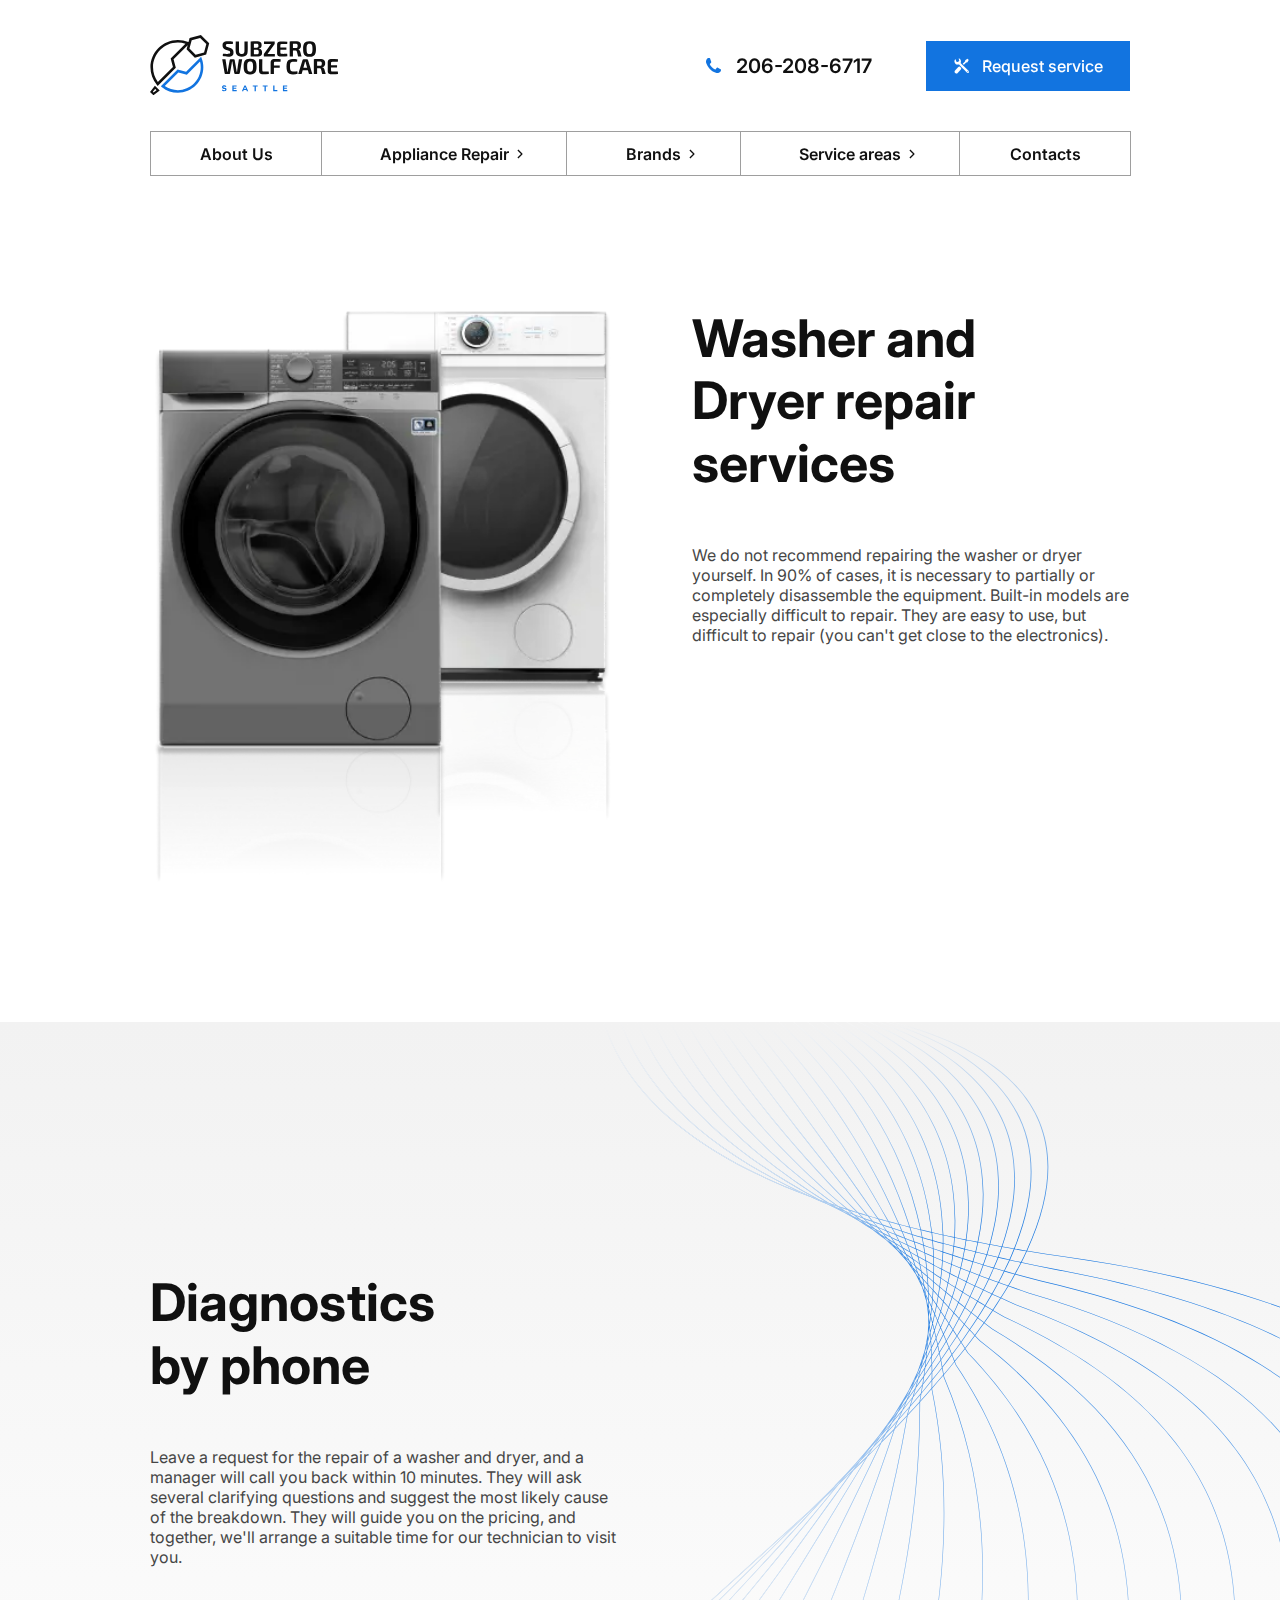
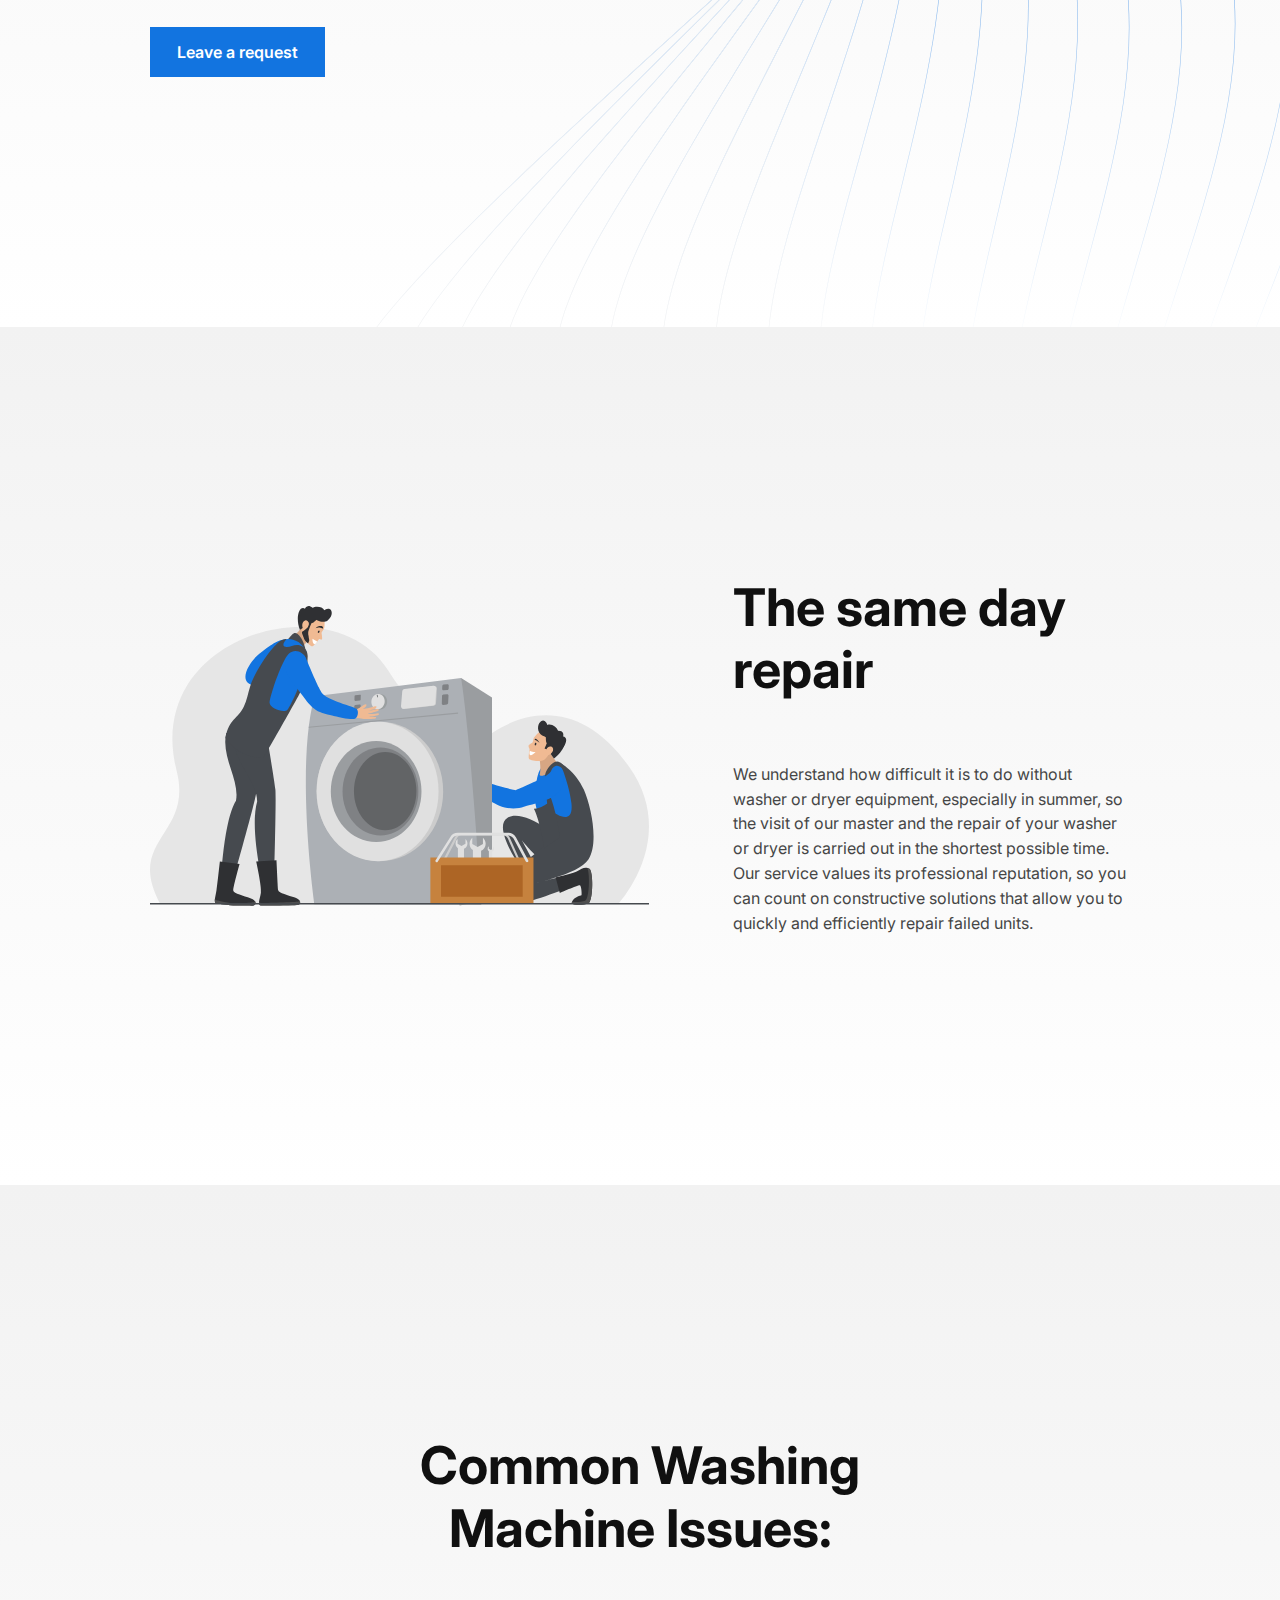
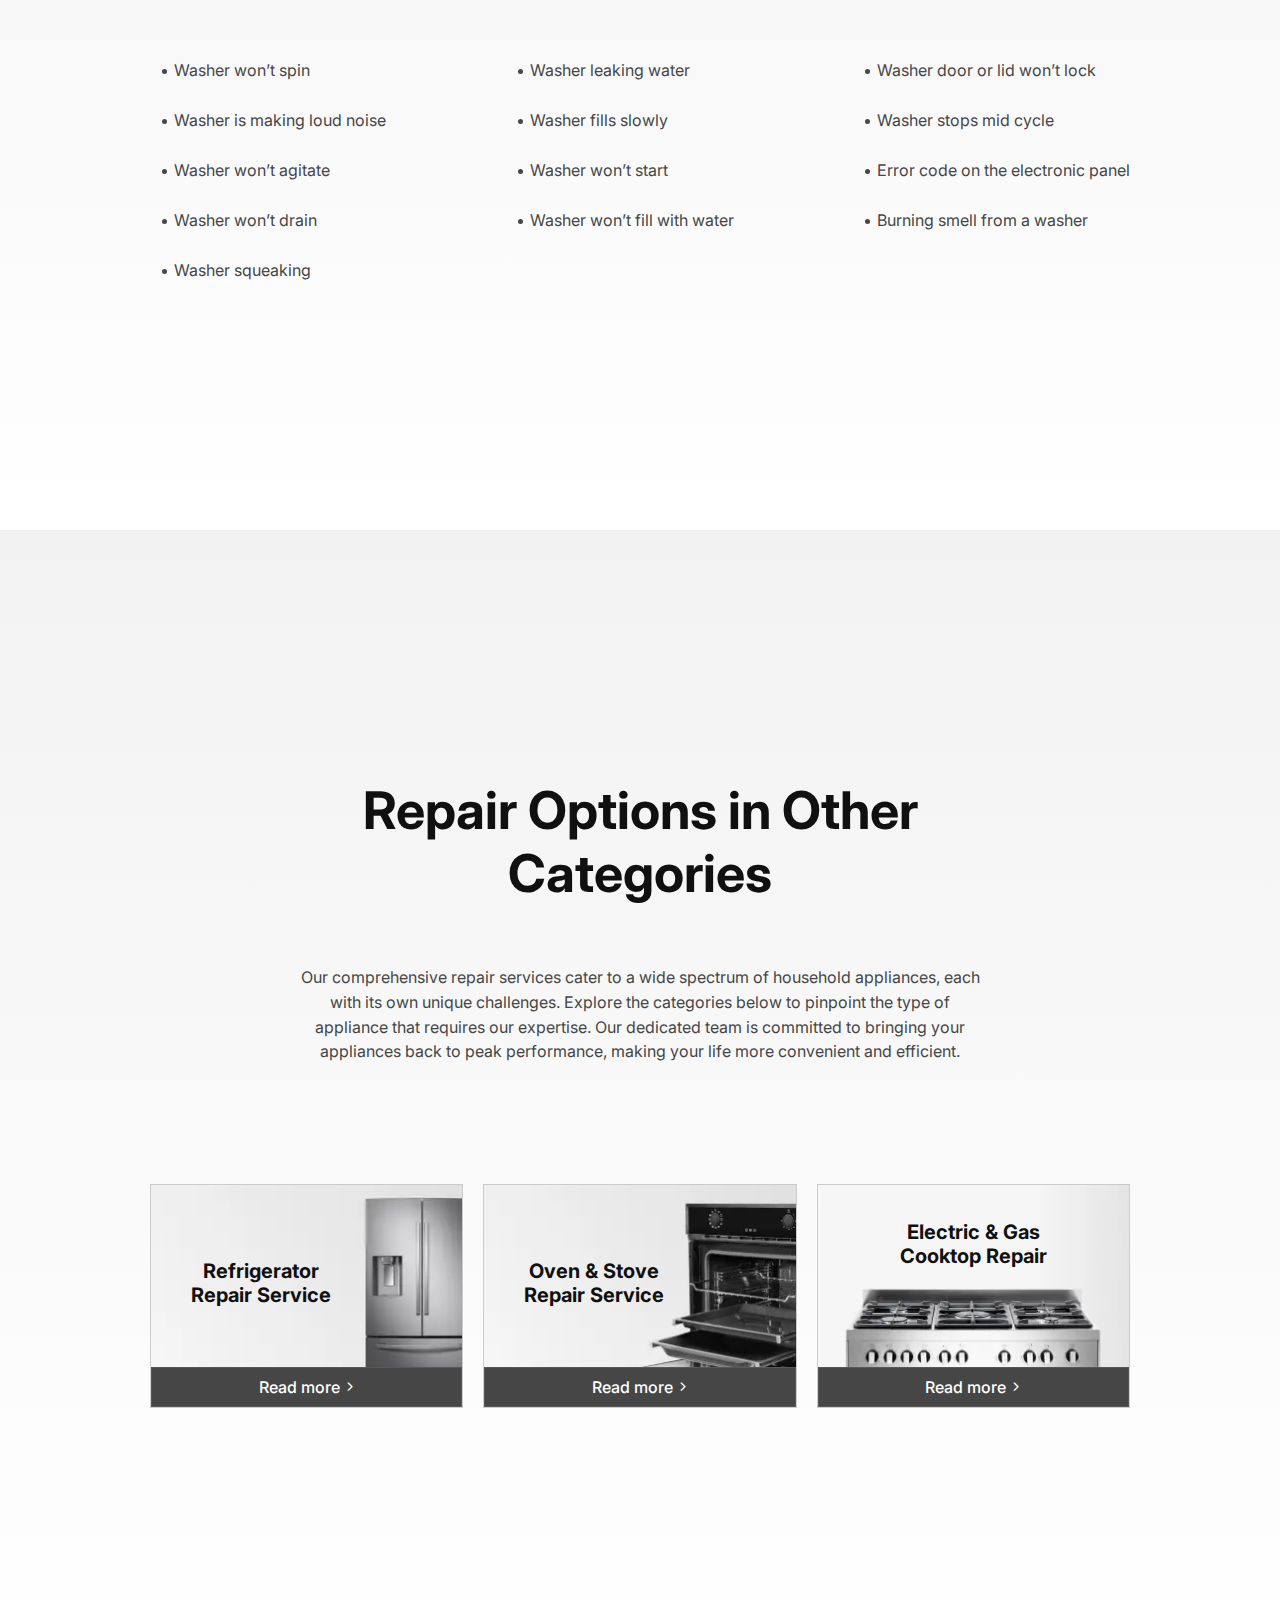
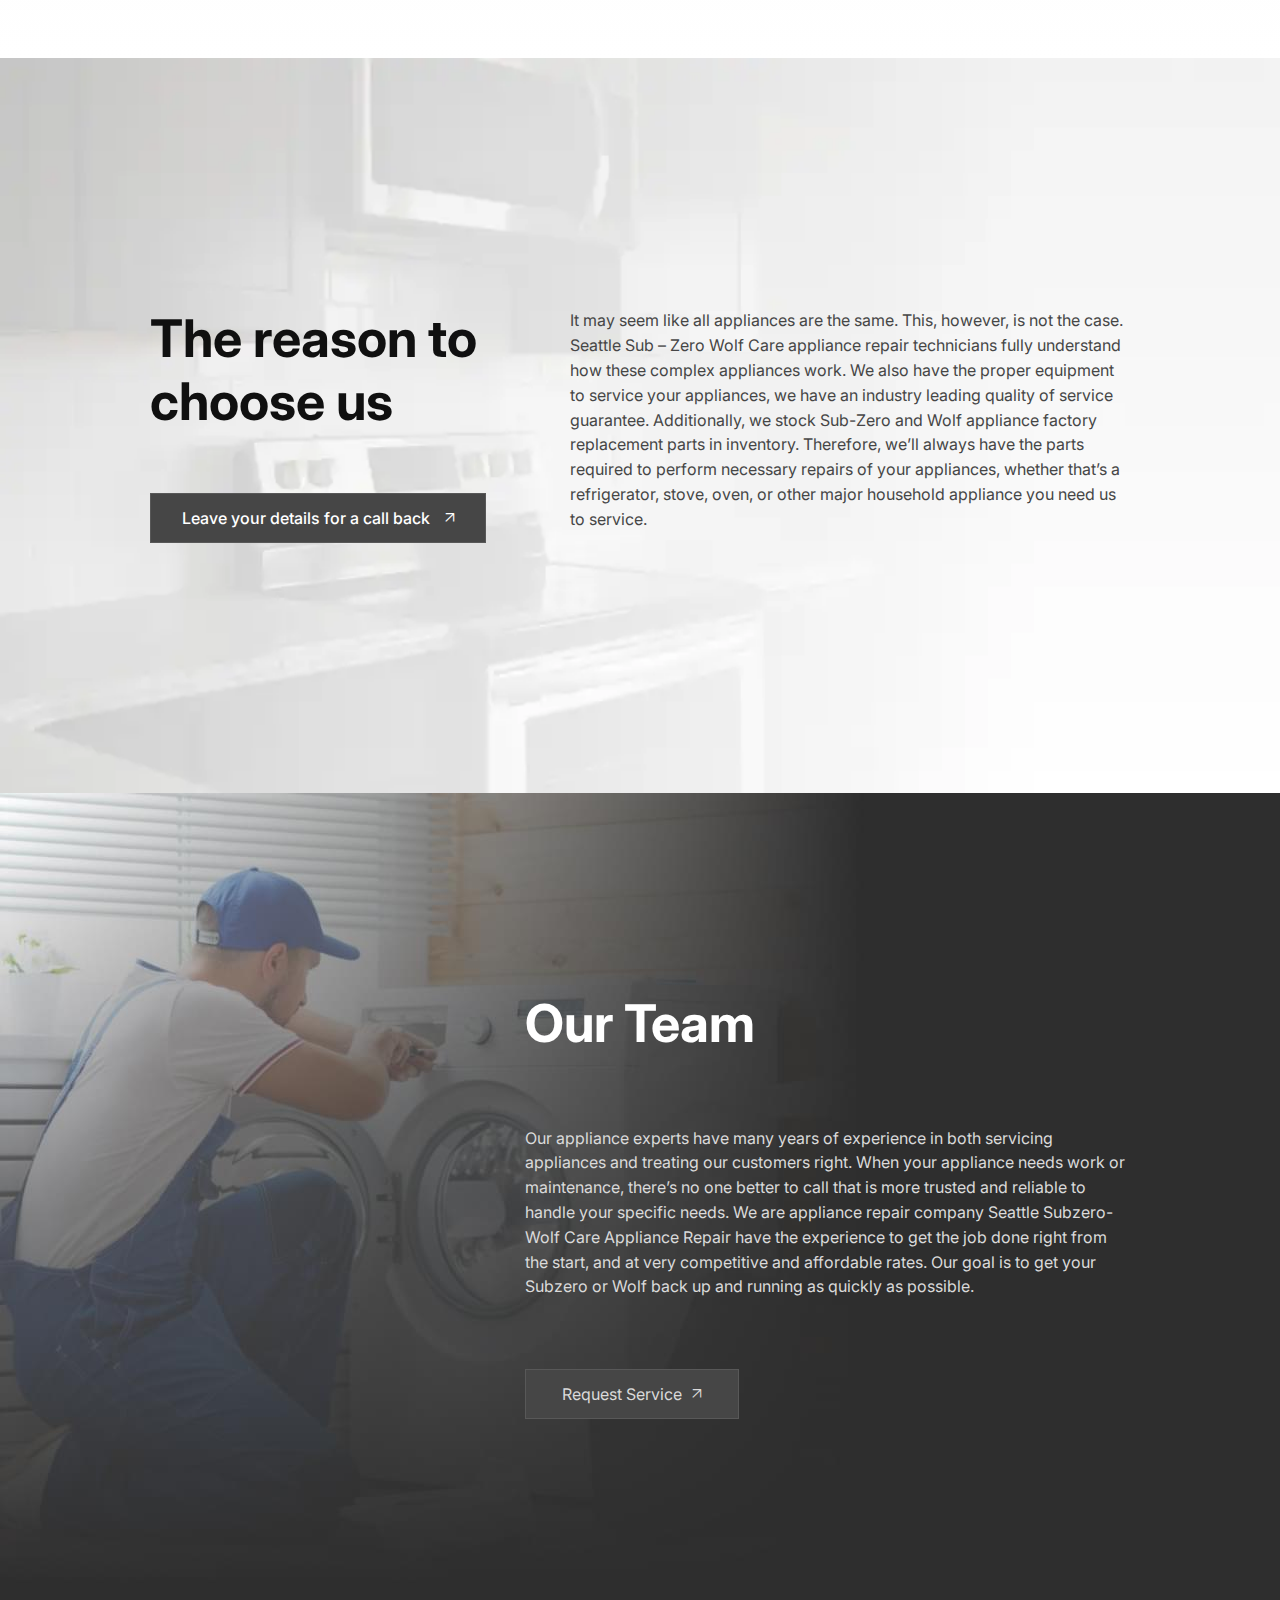
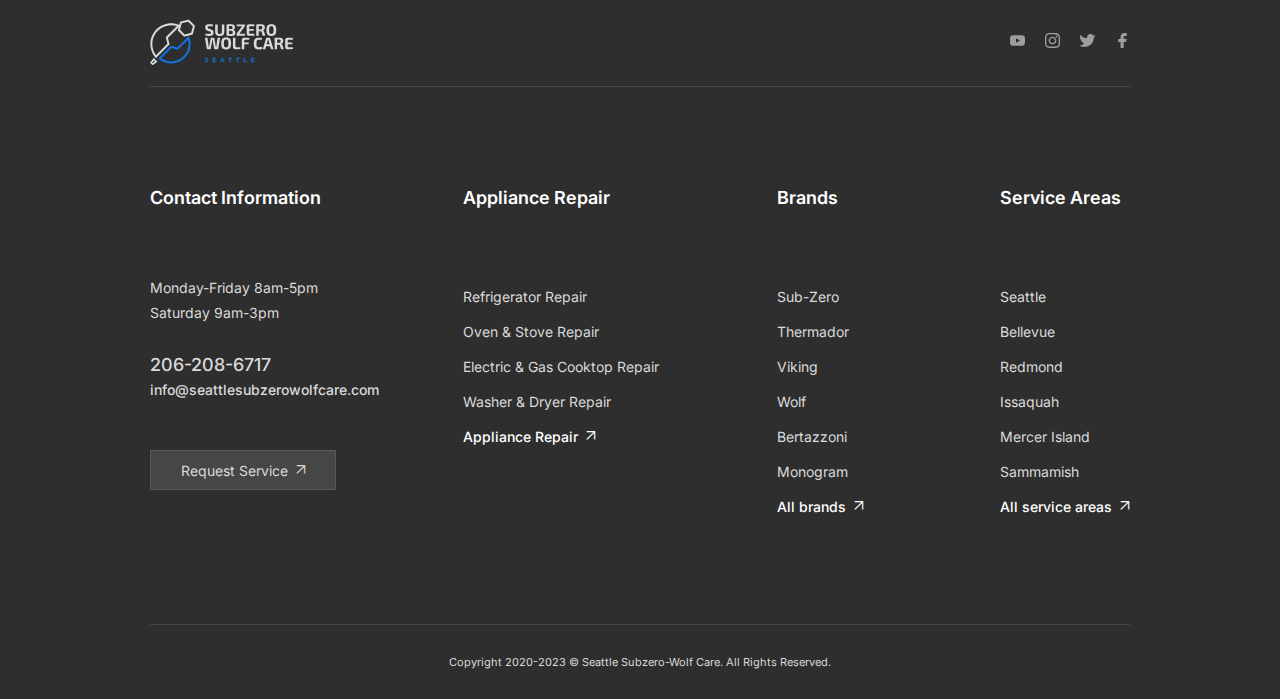
<file: washer-repair.html>
<!DOCTYPE html>
<html lang="en">
<head>
    <meta charset="UTF-8">
    <meta http-equiv="X-UA-Compatible" content="IE=edge">
    <meta name="viewport" content="width=device-width, initial-scale=1.0">
    <link rel="stylesheet" href="css/style.min.css?_v=20240306152922">
    <title></title>
</head>

<body>
  <div class="wrapper">
    <header class="header lock-padding">
  <div class="header__container">
    <div class="header__wrapper">
      <div class="header__top">
        <a class="header__logo header-logo" href="index.html">
          <img src="img/header-logo.svg" alt="Logotype">
        </a>
        <a class="header__phone _icon-phone" href="tel:2062086717" data-da=".menu__body,768,1">206-208-6717</a>
        <a class="header__service-btn _icon-service popup-link" href="#popup-request"
          data-da=".menu__body,768,2">Request service</a>
        <button type="button" class="icon-menu">
          <span></span>
        </button>
      </div>

      <!-- <div class="header__catalog catalog-header menu">
        <nav class="catalog-header__menu menu-catalog">
          <ul class="menu-catalog__list">
            <li class="menu-catalog__item"><a class="menu-catalog__link" href="#">About Us</a></li>
            <li class="menu-catalog__item"><button class="menu-catalog__link" data-parent="1">Appliance Repair</button>
            </li>
            <li class="menu-catalog__item"><button class="menu-catalog__link" data-parent="2">Brands</button></li>
            <li class="menu-catalog__item"><button class="menu-catalog__link" data-parent="3">Service areas</button>
            </li>
            <li class="menu-catalog__item"><a class="menu-catalog__link" href="#">Contacts</a></li>
          </ul>
          <div class="menu-catalog__sub-menu sub-menu-catalog">
            <button class="sub-menu-catalog__back _icon-back" type="button">Back</button>
            <div class="sub-menu-catalog__block sub-menu-catalog__block_1" hidden data-submenu="1">
              <ul class="sub-menu-catalog__list sub-menu-catalog__list_icon">
                <li class="sub-menu-catalog__item"><a class="sub-menu-catalog__link" href="#">Refrigerator Repair</a>
                </li>
                <li class="sub-menu-catalog__item"><a class="sub-menu-catalog__link" href="#">Oven & Stove
                    Repair</a>
                </li>
                <li class="sub-menu-catalog__item"><a class="sub-menu-catalog__link" href="#">Electric/Gas
                    Cooktop</a>
                </li>
                <li class="sub-menu-catalog__item"><a class="sub-menu-catalog__link" href="#">Washer/Dryer
                    Repair</a>
                </li>
              </ul>
            </div>
            <div class="sub-menu-catalog__block" hidden data-submenu="2">
              <ul class="sub-menu-catalog__list">
                <li class="sub-menu-catalog__item"><a class="sub-menu-catalog__link" href="#">Speed Queen Laundry</a>
                </li>
                <li class="sub-menu-catalog__item"><a class="sub-menu-catalog__link" href="#">Sub-Zero</a></li>
                <li class="sub-menu-catalog__item"><a class="sub-menu-catalog__link" href="#">Thermador</a></li>
                <li class="sub-menu-catalog__item"><a class="sub-menu-catalog__link" href="#">Thor Kitchen</a></li>
                <li class="sub-menu-catalog__item"><a class="sub-menu-catalog__link" href="#">True</a></li>
                <li class="sub-menu-catalog__item"><a class="sub-menu-catalog__link" href="#">U-Line</a></li>
                <li class="sub-menu-catalog__item"><a class="sub-menu-catalog__link" href="#">Ultraline</a></li>
                <li class="sub-menu-catalog__item"><a class="sub-menu-catalog__link" href="#">Unique</a></li>
              </ul>
              <ul class="sub-menu-catalog__list">
                <li class="sub-menu-catalog__item"><a class="sub-menu-catalog__link" href="#">Viking</a></li>
                <li class="sub-menu-catalog__item"><a class="sub-menu-catalog__link" href="#">Venmar Range Hoods</a>
                </li>
                <li class="sub-menu-catalog__item"><a class="sub-menu-catalog__link" href="#">Vent-A-Hood</a></li>
                <li class="sub-menu-catalog__item"><a class="sub-menu-catalog__link" href="#">Wascomat
                    Flex-O-Matic</a></li>
                <li class="sub-menu-catalog__item"><a class="sub-menu-catalog__link" href="#">Whirlpool</a></li>
                <li class="sub-menu-catalog__item"><a class="sub-menu-catalog__link" href="#">Wolf</a></li>
                <li class="sub-menu-catalog__item"><a class="sub-menu-catalog__link" href="#">5 Star</a></li>
                <li class="sub-menu-catalog__item"><a class="sub-menu-catalog__link" href="#">Admiral</a></li>
              </ul>
              <ul class="sub-menu-catalog__list">
                <li class="sub-menu-catalog__item"><a class="sub-menu-catalog__link" href="#">Aga Ranges</a></li>
                <li class="sub-menu-catalog__item"><a class="sub-menu-catalog__link" href="#">AEG</a></li>
                <li class="sub-menu-catalog__item"><a class="sub-menu-catalog__link" href="#">Amana</a></li>
                <li class="sub-menu-catalog__item"><a class="sub-menu-catalog__link" href="#">Ariston</a></li>
                <li class="sub-menu-catalog__item"><a class="sub-menu-catalog__link" href="#">Asko</a></li>
                <li class="sub-menu-catalog__item"><a class="sub-menu-catalog__link" href="#">Avantgarde</a></li>
                <li class="sub-menu-catalog__item"><a class="sub-menu-catalog__link" href="#">Avanti</a></li>
                <li class="sub-menu-catalog__item"><a class="sub-menu-catalog__link" href="#">Azure</a></li>
              </ul>
              <ul class="sub-menu-catalog__list">
                <li class="sub-menu-catalog__item"><a class="sub-menu-catalog__link" href="#">Beaumark</a></li>
                <li class="sub-menu-catalog__item"><a class="sub-menu-catalog__link" href="#">Bertazzoni</a></li>
                <li class="sub-menu-catalog__item"><a class="sub-menu-catalog__link" href="#">Best Range Hoods</a>
                </li>
                <li class="sub-menu-catalog__item"><a class="sub-menu-catalog__link" href="#">Blomberg</a></li>
                <li class="sub-menu-catalog__item"><a class="sub-menu-catalog__link" href="#">Blue star</a></li>
                <li class="sub-menu-catalog__item"><a class="sub-menu-catalog__link" href="#">LG</a></li>
                <li class="sub-menu-catalog__item"><a class="sub-menu-catalog__link" href="#">Liebherr</a></li>
                <li class="sub-menu-catalog__item sub-menu-catalog__item_more"><a class="sub-menu-catalog__link"
                    href="#">More brands</a></li>
              </ul>
            </div>
            <div class="sub-menu-catalog__block" hidden data-submenu="3">
              <ul class="sub-menu-catalog__list">
                <li class="sub-menu-catalog__item"><a class="sub-menu-catalog__link" href="#">Alderwood Manor</a>
                </li>
                <li class="sub-menu-catalog__item"><a class="sub-menu-catalog__link" href="#">Auburn</a>
                </li>
                <li class="sub-menu-catalog__item"><a class="sub-menu-catalog__link" href="#">Ames Lake</a></li>
                <li class="sub-menu-catalog__item"><a class="sub-menu-catalog__link" href="#">Beaux Arts Village</a>
                </li>
                <li class="sub-menu-catalog__item"><a class="sub-menu-catalog__link" href="#">Bellevue</a></li>
                <li class="sub-menu-catalog__item"><a class="sub-menu-catalog__link" href="#">Bothell</a>
                </li>
                <li class="sub-menu-catalog__item"><a class="sub-menu-catalog__link" href="#">Boulevard Park</a>
                </li>
                <li class="sub-menu-catalog__item"><a class="sub-menu-catalog__link" href="#">Bonney Lake</a></li>
              </ul>
              <ul class="sub-menu-catalog__list">
                <li class="sub-menu-catalog__item"><a class="sub-menu-catalog__link" href="#">Brier</a></li>
                <li class="sub-menu-catalog__item"><a class="sub-menu-catalog__link" href="#">Bryn Mawr-Skyway</a></li>
                <li class="sub-menu-catalog__item"><a class="sub-menu-catalog__link" href="#">Burien</a></li>
                <li class="sub-menu-catalog__item"><a class="sub-menu-catalog__link" href="#">Carnation</a></li>
                <li class="sub-menu-catalog__item"><a class="sub-menu-catalog__link" href="#">Cathcart</a></li>
                <li class="sub-menu-catalog__item"><a class="sub-menu-catalog__link" href="#">Clyde Hill</a></li>
                <li class="sub-menu-catalog__item"><a class="sub-menu-catalog__link" href="#">Cottage Lake</a></li>
                <li class="sub-menu-catalog__item"><a class="sub-menu-catalog__link" href="#">Covington</a></li>
              </ul>
              <ul class="sub-menu-catalog__list">
                <li class="sub-menu-catalog__item"><a class="sub-menu-catalog__link" href="#">Des Moines</a></li>
                <li class="sub-menu-catalog__item"><a class="sub-menu-catalog__link" href="#">Duvall</a></li>
                <li class="sub-menu-catalog__item"><a class="sub-menu-catalog__link" href="#">Echo Lake</a></li>
                <li class="sub-menu-catalog__item"><a class="sub-menu-catalog__link" href="#">Edmonds</a></li>
                <li class="sub-menu-catalog__item"><a class="sub-menu-catalog__link" href="#">Edgewood</a></li>
                <li class="sub-menu-catalog__item"><a class="sub-menu-catalog__link" href="#">Everett</a></li>
                <li class="sub-menu-catalog__item"><a class="sub-menu-catalog__link" href="#">Fairwood</a></li>
                <li class="sub-menu-catalog__item"><a class="sub-menu-catalog__link" href="#">Fall City</a></li>
              </ul>
              <ul class="sub-menu-catalog__list">
                <li class="sub-menu-catalog__item"><a class="sub-menu-catalog__link" href="#">Garcia</a></li>
                <li class="sub-menu-catalog__item"><a class="sub-menu-catalog__link" href="#">Hobart</a></li>
                <li class="sub-menu-catalog__item"><a class="sub-menu-catalog__link" href="#">Hunts Point</a></li>
                <li class="sub-menu-catalog__item"><a class="sub-menu-catalog__link" href="#">Issaquah</a></li>
                <li class="sub-menu-catalog__item"><a class="sub-menu-catalog__link" href="#">Kenmore</a></li>
                <li class="sub-menu-catalog__item"><a class="sub-menu-catalog__link" href="#">Kent</a></li>
                <li class="sub-menu-catalog__item"><a class="sub-menu-catalog__link" href="#">Kirkland</a></li>
                <li class="sub-menu-catalog__item sub-menu-catalog__item_more"><a class="sub-menu-catalog__link"
                    href="#">More brands</a></li>
              </ul>
            </div>
          </div>
        </nav>

      </div> -->

      <div class="header__menu menu">



        <!-- <nav class="menu__body">
          <ul class="menu__list">
            <li class="menu__item _active">
              <a href="index.html">About Us</a>
            </li>
            <li class="menu__item">
              <div class="menu__spollers spollers-menu" data-spollers>
                <div class="spollers-menu__item">
                  <button class="spollers-menu__title _icon-arrow-spol" type="button" data-spoller>Appliance
                    Repair</button>
                  <div class="spollers-menu__body">
                    <ul class="menu__sub-list">
                      <li class="menu__sub-item">
                        <a class="menu__sub-link" href="refrigerator-repair.html">Refrigerator Repair</a>
                      </li>
                      <li class="menu__sub-item">
                        <a class="menu__sub-link" href="oven-repair.html">Oven & Stove Repair</a>
                      </li>
                      <li class="menu__sub-item">
                        <a class="menu__sub-link" href="gas-repair.html">Electric/Gas Cooktop</a>
                      </li>
                      <li class="menu__sub-item">
                        <a class="menu__sub-link" href="washer-repair.html">Washer/Dryer Repair</a>
                      </li>
                      <li class="menu__sub-item">
                        <a class="menu__sub-link" href="appliance-repair.html">Appliance Repair</a>
                      </li>
                    </ul>
                  </div>
                </div>
              </div>
            </li>
            <li class="menu__item">
              <div class="menu__spollers spollers-menu" data-spollers>
                <div class="spollers-menu__item">
                  <button class="spollers-menu__title _icon-arrow-spol" type="button" data-spoller>Brands</button>
                  <div class="spollers-menu__body">
                    <ul class="menu__sub-list">
                      <li class="menu__sub-item">
                        <a class="menu__sub-link" href="brands-single.html">Sub-Zero</a>
                      </li>
                      <li class="menu__sub-item">
                        <a class="menu__sub-link" href="#">Thermador</a>
                      </li>
                      <li class="menu__sub-item">
                        <a class="menu__sub-link" href="#">Viking</a>
                      </li>
                      <li class="menu__sub-item">
                        <a class="menu__sub-link" href="#">Wolf</a>
                      </li>
                      <li class="menu__sub-item">
                        <a class="menu__sub-link" href="#">Bertazzoni</a>
                      </li>
                      <li class="menu__sub-item">
                        <a class="menu__sub-link" href="#">Monogram</a>
                      </li>
                      <li class="menu__sub-item">
                        <a class="menu__sub-link" href="#">Dacor</a>
                      </li>
                      <li class="menu__sub-item">
                        <a class="menu__sub-link" href="brands.html">More brands</a>
                      </li>
                    </ul>
                  </div>
                </div>
              </div>

            </li>
            <li class="menu__item">
              <div class="menu__spollers spollers-menu" data-spollers>
                <div class="spollers-menu__item">
                  <button class="spollers-menu__title _icon-arrow-spol" type="button" data-spoller>Service
                    areas</button>
                  <div class="spollers-menu__body">
                    <ul class="menu__sub-list">
                      <li class="menu__sub-item">
                        <a class="menu__sub-link" href="areas-single.html">Seattle</a>
                      </li>
                      <li class="menu__sub-item">
                        <a class="menu__sub-link" href="#">Bellevue</a>
                      </li>
                      <li class="menu__sub-item">
                        <a class="menu__sub-link" href="#">Redmond</a>
                      </li>
                      <li class="menu__sub-item">
                        <a class="menu__sub-link" href="#">Issaquah</a>
                      </li>
                      <li class="menu__sub-item">
                        <a class="menu__sub-link" href="#">Mercer Island</a>
                      </li>
                      <li class="menu__sub-item">
                        <a class="menu__sub-link" href="#">Sammamish</a>
                      </li>
                      <li class="menu__sub-item">
                        <a class="menu__sub-link" href="#">Kirkland</a>
                      </li>
                      <li class="menu__sub-item">
                        <a class="menu__sub-link" href="areas.html">More areas</a>
                      </li>
                    </ul>
                  </div>
                </div>
              </div>

            </li>
            <li class="menu__item"><a href="contacts.html">Contacts</a></li>
          </ul>
        </nav> -->

        <nav class="menu__body">
          <ul class="menu__list" data-spollers>
            <li class="menu__item"><a href="#">About Us</a></li>
            <li class="menu__item">
              <button data-spoller>Appliance Repair</button>
              <div class="menu__sub-body">
                <ul class="menu__sub-list">
                  <li class="menu__sub-item"><a class="menu__sub-link" href="#">Refrigerator Repair</a></li>
                  <li class="menu__sub-item"><a class="menu__sub-link" href="#">Oven & Stove Repair</a></li>
                  <li class="menu__sub-item"><a class="menu__sub-link" href="#">Electric/Gas Cooktop</a></li>
                  <li class="menu__sub-item"><a class="menu__sub-link" href="#">Washer/Dryer Repair</a></li>
                </ul>
              </div>

            </li>
            <li class="menu__item">
              <button data-spoller>Brands</button>
              <div class="menu__sub-body">
                <div class="menu__sub-inner">
                  <ul class="menu__sub-list">
                    <li class="menu__sub-item"><a class="menu__sub-link" href="#">Speed Queen Laundry</a></li>
                    <li class="menu__sub-item"><a class="menu__sub-link" href="#">Sub-Zero</a></li>
                    <li class="menu__sub-item"><a class="menu__sub-link" href="#">Thermador</a></li>
                    <li class="menu__sub-item"><a class="menu__sub-link" href="#">Thor Kitchen</a></li>
                    <li class="menu__sub-item"><a class="menu__sub-link" href="#">True</a></li>
                    <li class="menu__sub-item"><a class="menu__sub-link" href="#">U-Line</a></li>
                    <li class="menu__sub-item"><a class="menu__sub-link" href="#">Ultraline</a></li>
                    <li class="menu__sub-item"><a class="menu__sub-link" href="#">Unique</a></li>
                  </ul>
                  <ul class="menu__sub-list">
                    <li class="menu__sub-item"><a class="menu__sub-link" href="#">Viking</a></li>
                    <li class="menu__sub-item"><a class="menu__sub-link" href="#">Venmar Range Hoods</a></li>
                    <li class="menu__sub-item"><a class="menu__sub-link" href="#">Vent-A-Hood</a></li>
                    <li class="menu__sub-item"><a class="menu__sub-link" href="#">Wascomat Flex-O-Matic</a></li>
                    <li class="menu__sub-item"><a class="menu__sub-link" href="#">Whirlpool</a></li>
                    <li class="menu__sub-item"><a class="menu__sub-link" href="#">Wolf</a></li>
                    <li class="menu__sub-item"><a class="menu__sub-link" href="#">5 Star</a></li>
                    <li class="menu__sub-item"><a class="menu__sub-link" href="#">Admiral</a></li>
                  </ul>
                  <ul class="menu__sub-list">
                    <li class="menu__sub-item"><a class="menu__sub-link" href="#">Aga Ranges</a></li>
                    <li class="menu__sub-item"><a class="menu__sub-link" href="#">AEG</a></li>
                    <li class="menu__sub-item"><a class="menu__sub-link" href="#">Amana</a></li>
                    <li class="menu__sub-item"><a class="menu__sub-link" href="#">Ariston</a></li>
                    <li class="menu__sub-item"><a class="menu__sub-link" href="#">Asko</a></li>
                    <li class="menu__sub-item"><a class="menu__sub-link" href="#">Avantgarde</a></li>
                    <li class="menu__sub-item"><a class="menu__sub-link" href="#">Avanti</a></li>
                    <li class="menu__sub-item"><a class="menu__sub-link" href="#">Azure</a></li>
                  </ul>
                  <ul class="menu__sub-list">
                    <li class="menu__sub-item"><a class="menu__sub-link" href="#">Beaumark</a></li>
                    <li class="menu__sub-item"><a class="menu__sub-link" href="#">Bertazzoni</a></li>
                    <li class="menu__sub-item"><a class="menu__sub-link" href="#">Best Range Hoods</a></li>
                    <li class="menu__sub-item"><a class="menu__sub-link" href="#">Blomberg</a></li>
                    <li class="menu__sub-item"><a class="menu__sub-link" href="#">Blue star</a></li>
                    <li class="menu__sub-item"><a class="menu__sub-link" href="#">LG</a></li>
                    <li class="menu__sub-item"><a class="menu__sub-link" href="#">Liebherr</a></li>
                    <li class="menu__sub-item"><a class="menu__sub-link" href="#">More brands</a></li>
                  </ul>
                </div>

              </div>
            </li>
            <li class="menu__item">
              <button data-spoller>Service areas</button>
              <div class="menu__sub-body">
                <div class="menu__sub-inner">
                  <ul class="menu__sub-list">
                    <li class="menu__sub-item"><a class="menu__sub-link" href="#">Alderwood Manor</a></li>
                    <li class="menu__sub-item"><a class="menu__sub-link" href="#">Auburn</a></li>
                    <li class="menu__sub-item"><a class="menu__sub-link" href="#">Ames Lake</a></li>
                    <li class="menu__sub-item"><a class="menu__sub-link" href="#">Beaux Arts Village</a></li>
                    <li class="menu__sub-item"><a class="menu__sub-link" href="#">Bellevue</a></li>
                    <li class="menu__sub-item"><a class="menu__sub-link" href="#">Bothell</a></li>
                    <li class="menu__sub-item"><a class="menu__sub-link" href="#">Boulevard Park</a></li>
                    <li class="menu__sub-item"><a class="menu__sub-link" href="#">Bonney Lake</a></li>
                  </ul>
                  <ul class="menu__sub-list">
                    <li class="menu__sub-item"><a class="menu__sub-link" href="#">Brier</a></li>
                    <li class="menu__sub-item"><a class="menu__sub-link" href="#">Bryn Mawr-Skyway</a></li>
                    <li class="menu__sub-item"><a class="menu__sub-link" href="#">Burien</a></li>
                    <li class="menu__sub-item"><a class="menu__sub-link" href="#">Carnation</a></li>
                    <li class="menu__sub-item"><a class="menu__sub-link" href="#">Cathcart</a></li>
                    <li class="menu__sub-item"><a class="menu__sub-link" href="#">Clyde Hill</a></li>
                    <li class="menu__sub-item"><a class="menu__sub-link" href="#">Cottage Lake</a></li>
                    <li class="menu__sub-item"><a class="menu__sub-link" href="#">Covington</a></li>
                  </ul>
                  <ul class="menu__sub-list">
                    <li class="menu__sub-item"><a class="menu__sub-link" href="#">Des Moines</a></li>
                    <li class="menu__sub-item"><a class="menu__sub-link" href="#">Duvall</a></li>
                    <li class="menu__sub-item"><a class="menu__sub-link" href="#">Echo Lake</a></li>
                    <li class="menu__sub-item"><a class="menu__sub-link" href="#">Edmonds</a></li>
                    <li class="menu__sub-item"><a class="menu__sub-link" href="#">Edgewood</a></li>
                    <li class="menu__sub-item"><a class="menu__sub-link" href="#">Everett</a></li>
                    <li class="menu__sub-item"><a class="menu__sub-link" href="#">Fairwood</a></li>
                    <li class="menu__sub-item"><a class="menu__sub-link" href="#">Fall City</a></li>
                  </ul>
                  <ul class="menu__sub-list">
                    <li class="menu__sub-item"><a class="menu__sub-link" href="#">Garcia</a></li>
                    <li class="menu__sub-item"><a class="menu__sub-link" href="#">Hobart</a></li>
                    <li class="menu__sub-item"><a class="menu__sub-link" href="#">Hunts Point</a></li>
                    <li class="menu__sub-item"><a class="menu__sub-link" href="#">Issaquah</a></li>
                    <li class="menu__sub-item"><a class="menu__sub-link" href="#">Kenmore</a></li>
                    <li class="menu__sub-item"><a class="menu__sub-link" href="#">Kent</a></li>
                    <li class="menu__sub-item"><a class="menu__sub-link" href="#">Kirkland</a></li>
                    <li class="menu__sub-item"><a class="menu__sub-link" href="#">More areas</a></li>
                  </ul>
                </div>
              </div>


            </li>
            <li class="menu__item"><a href="#">Contacts</a></li>
          </ul>
        </nav>




      </div>
    </div>
  </div>






</header>
    <main class="page">
      <section class="page__repair-top repair-top repair-top-refrigerator">
        <div class="repair-top__container">
          <div class="repair-top__body">
            <div class="repair-top-washer__images-ibg">
              <picture><source srcset="img/repair-top/04.webp" type="image/webp"><img src="img/repair-top/04.png" alt="Pictures"></picture>
            </div>
            <div class="repair-top__content">
              <h1 class="repair-top__title title">
                Washer and Dryer repair services
              </h1>
              <div class="repair-top__text">
                <p>
                  We do not recommend repairing the washer or dryer yourself. In 90% of cases, it is necessary to
                  partially or completely disassemble the equipment. Built-in models are especially difficult to repair.
                  They are easy to use, but difficult to repair (you can't get close to the electronics).
                </p>
              </div>
            </div>
          </div>
        </div>
      </section>
      <section class="page__call call">
        <div class="call__container">
          <h2 class="call__title call__title-washer title">
            Diagnostics by phone
          </h2>
          <div class="call__text">
            <p>
              Leave a request for the repair of a washer and dryer, and a manager will call you back within 10 minutes.
              They will ask several clarifying questions and suggest the most likely cause of the breakdown. They will
              guide you on the pricing, and together, we'll arrange a suitable time for our technician to visit you.
            </p>
          </div>
          <a class="call__btn" href="#">Leave a request</a>
        </div>
      </section>
      <section class="page__day day">
        <div class="day__container">
          <div class="day__body">
            <div class="day__images">
              <img src="img/day/01.svg" alt="Pictures">
            </div>
            <div class="day__content">
              <h2 class="day__title title">
                The same day repair
              </h2>
              <div class="day__text">
                <p>
                  We understand how difficult it is to do without washer or dryer equipment, especially in summer, so
                  the visit of our master and the repair of your washer or dryer is carried out in the shortest possible
                  time. Our service values ​​its professional reputation, so you can count on constructive solutions
                  that allow you to quickly and efficiently repair failed units.
                </p>
              </div>
            </div>
          </div>
        </div>
      </section>
      <section class="page__issues issues">
        <div class="issues__container">
          <h2 class="issues__title title">
            Common Washing Machine Issues:
          </h2>
          <div class="issues__body">
            <div class="issues__column">
              <ul class="issues__list">
                <li class="issues__item">
                  Washer won’t spin
                </li>
                <li class="issues__item">
                  Washer is making loud noise
                </li>
                <li class="issues__item">
                  Washer won’t agitate
                </li>
                <li class="issues__item">
                  Washer won’t drain
                </li>
                <li class="issues__item">
                  Washer squeaking
                </li>
              </ul>
            </div>
            <div class="issues__column">
              <ul class="issues__list">
                <li class="issues__item">
                  Washer leaking water
                </li>
                <li class="issues__item">
                  Washer fills slowly
                </li>
                <li class="issues__item">
                  Washer won’t start
                </li>
                <li class="issues__item">
                  Washer won’t fill with water
                </li>
              </ul>
            </div>
            <div class="issues__column">
              <ul class="issues__list">
                <li class="issues__item">
                  Washer door or lid won’t lock
                </li>
                <li class="issues__item">
                  Washer stops mid cycle
                </li>
                <li class="issues__item">
                  Error code on the electronic panel
                </li>
                <li class="issues__item">
                  Burning smell from a washer
                </li>
              </ul>
            </div>
          </div>
        </div>
      </section>
      <section class="page__options options">
        <div class="options__container">
          <h2 class="options__title title">
            Repair Options in Other Categories
          </h2>
          <div class="options__text">
            <p>
              Our comprehensive repair services cater to a wide spectrum of household appliances, each with its own
              unique challenges. Explore the categories below to pinpoint the type of appliance that requires our
              expertise. Our dedicated team is committed to bringing your appliances back to peak performance, making
              your life more convenient and efficient.
            </p>
          </div>
          <ul class="options-grid">
            <li class="options-grid-item">
              <article class="options__item item-options">
                <div class="item-options__images-ibg">
                  <picture><source srcset="img/options/04.webp" type="image/webp"><img src="img/options/04.jpg" alt="Pictures"></picture>
                </div>
                <div class="item-options__content">
                  <h3 class="item-options__title item-options__title_1">
                    Refrigerator Repair Service
                  </h3>
                  <a class="item-options__btn _icon-arrow-spol" href="#">Read more</a>
                </div>
              </article>
            </li>
            <li class="options-grid-item">
              <article class="options__item item-options">
                <div class="item-options__images-ibg">
                  <picture><source srcset="img/options/01.webp" type="image/webp"><img src="img/options/01.jpg" alt="Pictures"></picture>
                </div>
                <div class="item-options__content">
                  <h3 class="item-options__title item-options__title_1">
                    Oven & Stove Repair Service
                  </h3>
                  <a class="item-options__btn _icon-arrow-spol" href="#">Read more</a>
                </div>
              </article>
            </li>
            <li class="options-grid-item">
              <article class="options__item item-options">
                <div class="item-options__images-ibg">
                  <picture><source srcset="img/options/02.webp" type="image/webp"><img src="img/options/02.jpg" alt="Pictures"></picture>
                </div>
                <div class="item-options__content">
                  <h3 class="item-options__title item-options__title_2">
                    Electric & Gas Cooktop Repair
                  </h3>
                  <a class="item-options__btn _icon-arrow-spol" href="#">Read more</a>
                </div>
              </article>
            </li>
          </ul>
        </div>
      </section>
      <section class="page__choose-two choose-two">
        <div class="choose-two__container">
          <div class="choose-two__body">
            <div class="choose-two__content">
              <h2 class="choose-two__title title">The reason to choose us</h2>
              <a class="choose-two__btn _icon-arrow-up" href="#" data-da=".choose-two__body,767.98,3">Leave your details
                for a call back</a>
            </div>
            <div class="choose-two__text">
              <p>
                It may seem like all appliances are the same. This, however, is not the case. Seattle Sub – Zero Wolf
                Care appliance repair technicians fully understand how these complex appliances work. We also have the
                proper equipment to service your appliances, we have an industry leading quality of service guarantee.
                Additionally, we stock Sub-Zero and Wolf appliance factory replacement parts in inventory. Therefore,
                we’ll always have the parts required to perform necessary repairs of your appliances, whether that’s a
                refrigerator, stove, oven, or other major household appliance you need us to service.
              </p>
            </div>
          </div>
        </div>
      </section>
      <section class="page__team team" style="background-image: url(img/footer-bg.jpg)">
        <div class="team__container">
          <div class="team__body">
            <h2 class="team__title">Our Team</h2>
            <div class="team__text">
              <p>
                Our appliance experts have many years of experience in both servicing appliances and treating our
                customers right. When your appliance needs work or maintenance, there’s no one better to call that
                is more trusted and reliable to handle your specific needs. We are appliance repair company Seattle
                Subzero-Wolf Care Appliance Repair have the experience to get the job done right from the start, and
                at very competitive and affordable rates. Our goal is to get your Subzero or Wolf back up and
                running as quickly as possible.
              </p>
            </div>
            <a class="team__btn _icon-arrow-up" href="#">Request Service</a>
          </div>
        </div>
      </section>
    </main>
    <footer class="footer">
    <div class="footer__container">
        <div class="footer__top">
            <a class="footer__logo footer-logo" href="index.html">
                <img src="img/footer-logo.svg" alt="Logotype">
            </a>
            <ul class="footer__social social" data-da=".footer__container,479.98,2">
                <li class="social__item">
                    <a class="social__link" href="#">
                        <img src="img/social/01.svg" alt="Icon">
                    </a>
                </li>
                <li class="social__item">
                    <a class="social__link" href="#">
                        <img src="img/social/02.svg" alt="Icon">
                    </a>
                </li>
                <li class="social__item">
                    <a class="social__link" href="#">
                        <img src="img/social/03.svg" alt="Icon">
                    </a>
                </li>
                <li class="social__item">
                    <a class="social__link" href="#">
                        <img src="img/social/04.svg" alt="Icon">
                    </a>
                </li>
            </ul>
        </div>
        <div class="footer__body">
            <div class="footer__columns">

                <div class="column-footer__contact contact-column">
                    <h4 class="contact-column__title footer-title">Contact Information</h4>
                    <div class="contact-column__schedule">
                        <p>Monday-Friday 8am-5pm</p>
                        <p>Saturday 9am-3pm</p>
                    </div>
                    <a class="contact-column__phone" href="tel:2062086717">206-208-6717</a>
                    <a class="contact-column__email"
                        href="mailto:info@seattlesubzerowolfcare.com">info@seattlesubzerowolfcare.com</a>
                    <a class="contact-column__btn _icon-arrow-up" href="#">Request Service</a>
                </div>


                <div class="column-footer__repair repair-column">
                    <h4 class="repair-column__title footer-title">Appliance Repair</h4>
                    <ul class="repair-column__list column__list">
                        <li class="repair-column__item">
                            <a class="repair-column__link" href="refrigerator-repair.html">Refrigerator Repair</a>
                        </li>
                        <li class="repair-column__item">
                            <a class="repair-column__link" href="oven-repair.html">Oven & Stove Repair</a>
                        </li>
                        <li class="repair-column__item">
                            <a class="repair-column__link" href="gas-repair.html">Electric & Gas Cooktop Repair</a>
                        </li>
                        <li class="repair-column__item">
                            <a class="repair-column__link" href="washer-repair.html">Washer & Dryer Repair</a>
                        </li>
                    </ul>
                    <a class="repair__btn footer__btn _icon-arrow-up" href="appliance-repair.html">Appliance Repair</a>
                </div>


                <div class="column-footer__brands brands-column">
                    <h4 class="brands-column__title footer-title">Brands</h4>
                    <ul class="brands-column__list column__list">
                        <li class="brands-column__item">
                            <a class="brands-column__link" href="brands-single.html">Sub-Zero</a>
                        </li>
                        <li class="brands-column__item">
                            <a class="brands-column__link" href="#">Thermador</a>
                        </li>
                        <li class="brands-column__item">
                            <a class="brands-column__link" href="#">Viking</a>
                        </li>
                        <li class="brands-column__item">
                            <a class="brands-column__link" href="#">Wolf</a>
                        </li>
                        <li class="brands-column__item">
                            <a class="brands-column__link" href="#">Bertazzoni</a>
                        </li>
                        <li class="brands-column__item">
                            <a class="brands-column__link" href="#">Monogram</a>
                        </li>
                    </ul>
                    <a class="brands__btn footer__btn _icon-arrow-up" href="brands.html">All brands</a>
                </div>


                <div class="column-footer__areas areas-column">
                    <h4 class="areas-column__title footer-title">Service Areas</h4>
                    <ul class="areas-column__list column__list">
                        <li class="areas-column__item">
                            <a class="areas-column__link" href="areas-single.html">Seattle</a>
                        </li>
                        <li class="areas-column__item">
                            <a class="areas-column__link" href="#">Bellevue</a>
                        </li>
                        <li class="areas-column__item">
                            <a class="areas-column__link" href="#">Redmond</a>
                        </li>
                        <li class="areas-column__item">
                            <a class="areas-column__link" href="#">Issaquah</a>
                        </li>
                        <li class="areas-column__item">
                            <a class="areas-column__link" href="#">Mercer Island</a>
                        </li>
                        <li class="areas-column__item">
                            <a class="areas-column__link" href="#">Sammamish</a>
                        </li>
                    </ul>
                    <a class="areas__btn footer__btn _icon-arrow-up" href="areas.html">All service areas</a>
                </div>

            </div>
        </div>
        <div class="footer__copy">
            Copyright 2020-2023 © Seattle Subzero-Wolf Care. All Rights Reserved.
        </div>
    </div>
</footer>
  </div>
  <div class="popup-request popup" id="popup-request">
    <div class="popup-request__body">
        <div class="popup-request__content popup__content">
            <button class="popup-request__btn-close close-popup"></button>
            <h3 class="popup-request__title">Request service</h3>
            <div class="popup-request__text">
                Please provide us with your make, a brief description of the problem, and any other details
                available
            </div>
            <form class="popup-request__form form-request">
                <div class="form-request__wrapper">
                    <div class="form-request__item">
                        <label for="formName" class="form-request__label">Name<span>*</span></label>
                        <input id="formName" type="text" name="name" class="form-request__input" required>
                    </div>
                    <div class="form-request__item">
                        <label for="formPhone" class="form-request__label">Phone<span>*</span></label>
                        <input id="formPhone" type="tel" name="phone" class="form-request__input" required>
                    </div>
                </div>
                <div class="form-request__item">
                    <label for="formEmail" class="form-request__label">E-mail<span>*</span></label>
                    <input id="formEmail" type="email" name="email" class="form-request__input" required>
                </div>
                <div class="form-request__item">
                    <label for="formMessage" class="form-request__label">Comment or Message</label>
                    <textarea name="message" id="formMessage" class="form-request__input"></textarea>
                </div>
                <button type="submit" class="form-request__button">Submit</button>
            </form>
        </div>
    </div>
</div>
  <a id="phone-button" class="phone-button" href="tel:2062086717">
    <svg id="phone-button-icon" class="phone-button-icon" width="68" height="68" viewBox="0 0 88 88" fill="none"
        xmlns="http://www.w3.org/2000/svg">
        <circle opacity="0.1" cx="44" cy="44" r="44" fill="#1274e0" />
        <ellipse cx="44.4814" cy="44.4814" rx="36" ry="36" fill="#1274e0" />
        <path
            d="M47.7031 29.9218C47.7447 29.7629 47.8176 29.6139 47.9175 29.4835C48.0174 29.3531 48.1423 29.244 48.2849 29.1625C48.4275 29.081 48.5849 29.0288 48.748 29.0089C48.911 28.989 49.0764 29.0019 49.2344 29.0468C51.5646 29.6717 53.6893 30.8988 55.3952 32.6047C57.1011 34.3106 58.3282 36.4353 58.9531 38.7655C58.998 38.9235 59.0108 39.0889 58.991 39.2519C58.9711 39.415 58.9189 39.5724 58.8374 39.715C58.7559 39.8576 58.6468 39.9825 58.5164 40.0824C58.386 40.1823 58.237 40.2552 58.0781 40.2968C57.9715 40.3277 57.861 40.3434 57.75 40.3436C57.4741 40.3421 57.2065 40.2492 56.9889 40.0797C56.7712 39.9101 56.6158 39.6733 56.5469 39.4061C56.0271 37.5035 55.0201 35.7692 53.6254 34.3745C52.2307 32.9798 50.4964 31.9728 48.5937 31.453C48.4334 31.4132 48.2828 31.3415 48.1507 31.2424C48.0185 31.1432 47.9077 31.0185 47.8246 30.8757C47.7416 30.7329 47.688 30.5749 47.6671 30.4111C47.6463 30.2472 47.6585 30.0808 47.7031 29.9218ZM47.2969 36.2811C48.3545 36.5707 49.3185 37.1307 50.0938 37.906C50.8692 38.6814 51.4292 39.6454 51.7187 40.703C51.7853 40.9715 51.94 41.2098 52.1582 41.3798C52.3764 41.5498 52.6453 41.6416 52.9219 41.6405C53.0279 41.6416 53.1334 41.6257 53.2344 41.5936C53.3947 41.5538 53.5454 41.4821 53.6775 41.383C53.8096 41.2838 53.9205 41.1592 54.0035 41.0164C54.0866 40.8736 54.1401 40.7156 54.161 40.5517C54.1818 40.3878 54.1696 40.2214 54.125 40.0624C53.7304 38.5772 52.9503 37.2228 51.8637 36.1362C50.7771 35.0496 49.4226 34.2695 47.9375 33.8749C47.7744 33.8155 47.6008 33.7907 47.4276 33.8021C47.2545 33.8134 47.0856 33.8608 46.9317 33.941C46.7778 34.0212 46.6424 34.1326 46.5339 34.2681C46.4254 34.4035 46.3463 34.5601 46.3017 34.7278C46.2571 34.8955 46.2478 35.0706 46.2746 35.2421C46.3013 35.4136 46.3635 35.5776 46.4571 35.7237C46.5507 35.8698 46.6737 35.9948 46.8183 36.0908C46.9629 36.1868 47.1259 36.2516 47.2969 36.2811ZM60.1875 51.3593C59.9111 53.4693 58.8779 55.4071 57.2799 56.8125C55.682 58.2179 53.628 58.9952 51.5 58.9999C39.0937 58.9999 29 48.9061 29 36.4999C29.0047 34.3719 29.782 32.3179 31.1874 30.72C32.5928 29.122 34.5306 28.0888 36.6406 27.8124C37.1785 27.7528 37.7214 27.866 38.1906 28.1357C38.6598 28.4054 39.0308 28.8176 39.25 29.3124L42.3906 36.6405C42.5535 37.0209 42.6189 37.4359 42.5807 37.848C42.5424 38.26 42.4019 38.6559 42.1719 38.9999L39.5781 42.9686C40.7526 45.3522 42.6879 47.2765 45.0781 48.4374L49 45.828C49.3436 45.5964 49.7405 45.4562 50.1534 45.4207C50.5662 45.3851 50.9813 45.4554 51.3594 45.6249L58.6875 48.7499C59.1823 48.969 59.5945 49.3401 59.8642 49.8093C60.1339 50.2785 60.2471 50.8214 60.1875 51.3593ZM57.7031 51.0468L50.375 47.9218L46.4687 50.5311C46.1093 50.7688 45.6946 50.9094 45.2648 50.9396C44.835 50.9697 44.4047 50.8882 44.0156 50.703C41.1046 49.2949 38.7499 46.9512 37.3281 44.0468C37.1407 43.659 37.0566 43.2295 37.0839 42.7997C37.1113 42.3699 37.2492 41.9544 37.4844 41.5936L40.0937 37.6249L36.9531 30.2968C35.4452 30.4906 34.0597 31.2274 33.0559 32.3692C32.0522 33.5111 31.499 34.9796 31.5 36.4999C31.5041 41.8029 33.6126 46.8876 37.3624 50.6375C41.1123 54.3873 46.1969 56.4958 51.5 56.4999C53.0203 56.5009 54.4888 55.9477 55.6307 54.944C56.7725 53.9402 57.5093 52.5547 57.7031 51.0468Z"
            fill="white" />
    </svg>
</a>
  <script src="js/app.min.js?_v=20240306152922"></script>
</body>

</html>
</file>
<file: css/style.min.css>
@import url(https://fonts.googleapis.com/css?family=Inter:regular,500,600,700&display=swap);@font-face{font-family:swiper-icons;src:url("data:application/font-woff;charset=utf-8;base64, [base64]//wADZ2x5ZgAAAywAAADMAAAD2MHtryVoZWFkAAABbAAAADAAAAA2E2+eoWhoZWEAAAGcAAAAHwAAACQC9gDzaG10eAAAAigAAAAZAAAArgJkABFsb2NhAAAC0AAAAFoAAABaFQAUGG1heHAAAAG8AAAAHwAAACAAcABAbmFtZQAAA/gAAAE5AAACXvFdBwlwb3N0AAAFNAAAAGIAAACE5s74hXjaY2BkYGAAYpf5Hu/j+W2+MnAzMYDAzaX6QjD6/4//Bxj5GA8AuRwMYGkAPywL13jaY2BkYGA88P8Agx4j+/8fQDYfA1AEBWgDAIB2BOoAeNpjYGRgYNBh4GdgYgABEMnIABJzYNADCQAACWgAsQB42mNgYfzCOIGBlYGB0YcxjYGBwR1Kf2WQZGhhYGBiYGVmgAFGBiQQkOaawtDAoMBQxXjg/wEGPcYDDA4wNUA2CCgwsAAAO4EL6gAAeNpj2M0gyAACqxgGNWBkZ2D4/wMA+xkDdgAAAHjaY2BgYGaAYBkGRgYQiAHyGMF8FgYHIM3DwMHABGQrMOgyWDLEM1T9/w8UBfEMgLzE////P/5//f/V/xv+r4eaAAeMbAxwIUYmIMHEgKYAYjUcsDAwsLKxc3BycfPw8jEQA/[base64]/uznmfPFBNODM2K7MTQ45YEAZqGP81AmGGcF3iPqOop0r1SPTaTbVkfUe4HXj97wYE+yNwWYxwWu4v1ugWHgo3S1XdZEVqWM7ET0cfnLGxWfkgR42o2PvWrDMBSFj/IHLaF0zKjRgdiVMwScNRAoWUoH78Y2icB/yIY09An6AH2Bdu/UB+yxopYshQiEvnvu0dURgDt8QeC8PDw7Fpji3fEA4z/PEJ6YOB5hKh4dj3EvXhxPqH/SKUY3rJ7srZ4FZnh1PMAtPhwP6fl2PMJMPDgeQ4rY8YT6Gzao0eAEA409DuggmTnFnOcSCiEiLMgxCiTI6Cq5DZUd3Qmp10vO0LaLTd2cjN4fOumlc7lUYbSQcZFkutRG7g6JKZKy0RmdLY680CDnEJ+UMkpFFe1RN7nxdVpXrC4aTtnaurOnYercZg2YVmLN/d/gczfEimrE/fs/bOuq29Zmn8tloORaXgZgGa78yO9/cnXm2BpaGvq25Dv9S4E9+5SIc9PqupJKhYFSSl47+Qcr1mYNAAAAeNptw0cKwkAAAMDZJA8Q7OUJvkLsPfZ6zFVERPy8qHh2YER+3i/BP83vIBLLySsoKimrqKqpa2hp6+jq6RsYGhmbmJqZSy0sraxtbO3sHRydnEMU4uR6yx7JJXveP7WrDycAAAAAAAH//wACeNpjYGRgYOABYhkgZgJCZgZNBkYGLQZtIJsFLMYAAAw3ALgAeNolizEKgDAQBCchRbC2sFER0YD6qVQiBCv/H9ezGI6Z5XBAw8CBK/m5iQQVauVbXLnOrMZv2oLdKFa8Pjuru2hJzGabmOSLzNMzvutpB3N42mNgZGBg4GKQYzBhYMxJLMlj4GBgAYow/P/PAJJhLM6sSoWKfWCAAwDAjgbRAAB42mNgYGBkAIIbCZo5IPrmUn0hGA0AO8EFTQAA") format("woff");font-weight:400;font-style:normal}:root{--swiper-theme-color:#007aff}.swiper{margin-left:auto;margin-right:auto;position:relative;overflow:hidden;list-style:none;padding:0;z-index:1}.swiper-vertical>.swiper-wrapper{-webkit-box-orient:vertical;-webkit-box-direction:normal;-ms-flex-direction:column;flex-direction:column}.swiper-wrapper{position:relative;width:100%;height:100%;z-index:1;display:-webkit-box;display:-ms-flexbox;display:flex;-webkit-transition-property:-webkit-transform;transition-property:-webkit-transform;-o-transition-property:transform;transition-property:transform;transition-property:transform,-webkit-transform;-webkit-box-sizing:content-box;box-sizing:content-box}.swiper-android .swiper-slide,.swiper-wrapper{-webkit-transform:translate3d(0,0,0);transform:translate3d(0,0,0)}.swiper-pointer-events{-ms-touch-action:pan-y;touch-action:pan-y}.swiper-pointer-events.swiper-vertical{-ms-touch-action:pan-x;touch-action:pan-x}.swiper-slide{-ms-flex-negative:0;flex-shrink:0;width:100%;height:100%;position:relative;-webkit-transition-property:-webkit-transform;transition-property:-webkit-transform;-o-transition-property:transform;transition-property:transform;transition-property:transform,-webkit-transform}.swiper-slide-invisible-blank{visibility:hidden}.swiper-autoheight,.swiper-autoheight .swiper-slide{height:auto}.swiper-autoheight .swiper-wrapper{-webkit-box-align:start;-ms-flex-align:start;align-items:flex-start;-webkit-transition-property:height,-webkit-transform;transition-property:height,-webkit-transform;-o-transition-property:transform,height;transition-property:transform,height;transition-property:transform,height,-webkit-transform}.swiper-3d,.swiper-3d.swiper-css-mode .swiper-wrapper{-webkit-perspective:1200px;perspective:1200px}.swiper-3d .swiper-cube-shadow,.swiper-3d .swiper-slide,.swiper-3d .swiper-slide-shadow,.swiper-3d .swiper-slide-shadow-bottom,.swiper-3d .swiper-slide-shadow-left,.swiper-3d .swiper-slide-shadow-right,.swiper-3d .swiper-slide-shadow-top,.swiper-3d .swiper-wrapper{-webkit-transform-style:preserve-3d;transform-style:preserve-3d}.swiper-3d .swiper-slide-shadow,.swiper-3d .swiper-slide-shadow-bottom,.swiper-3d .swiper-slide-shadow-left,.swiper-3d .swiper-slide-shadow-right,.swiper-3d .swiper-slide-shadow-top{position:absolute;left:0;top:0;width:100%;height:100%;pointer-events:none;z-index:10}.swiper-3d .swiper-slide-shadow{background:rgba(0,0,0,.15)}.swiper-3d .swiper-slide-shadow-left{background-image:-webkit-gradient(linear,right top,left top,from(rgba(0,0,0,.5)),to(rgba(0,0,0,0)));background-image:-o-linear-gradient(right,rgba(0,0,0,.5),rgba(0,0,0,0));background-image:linear-gradient(to left,rgba(0,0,0,.5),rgba(0,0,0,0))}.swiper-3d .swiper-slide-shadow-right{background-image:-webkit-gradient(linear,left top,right top,from(rgba(0,0,0,.5)),to(rgba(0,0,0,0)));background-image:-o-linear-gradient(left,rgba(0,0,0,.5),rgba(0,0,0,0));background-image:linear-gradient(to right,rgba(0,0,0,.5),rgba(0,0,0,0))}.swiper-3d .swiper-slide-shadow-top{background-image:-webkit-gradient(linear,left bottom,left top,from(rgba(0,0,0,.5)),to(rgba(0,0,0,0)));background-image:-o-linear-gradient(bottom,rgba(0,0,0,.5),rgba(0,0,0,0));background-image:linear-gradient(to top,rgba(0,0,0,.5),rgba(0,0,0,0))}.swiper-3d .swiper-slide-shadow-bottom{background-image:-webkit-gradient(linear,left top,left bottom,from(rgba(0,0,0,.5)),to(rgba(0,0,0,0)));background-image:-o-linear-gradient(top,rgba(0,0,0,.5),rgba(0,0,0,0));background-image:linear-gradient(to bottom,rgba(0,0,0,.5),rgba(0,0,0,0))}.swiper-css-mode>.swiper-wrapper{overflow:auto;scrollbar-width:none;-ms-overflow-style:none}.swiper-css-mode>.swiper-wrapper::-webkit-scrollbar{display:none}.swiper-css-mode>.swiper-wrapper>.swiper-slide{scroll-snap-align:start start}.swiper-horizontal.swiper-css-mode>.swiper-wrapper{-ms-scroll-snap-type:x mandatory;scroll-snap-type:x mandatory}.swiper-vertical.swiper-css-mode>.swiper-wrapper{-ms-scroll-snap-type:y mandatory;scroll-snap-type:y mandatory}.swiper-centered>.swiper-wrapper::before{content:"";-ms-flex-negative:0;flex-shrink:0;-webkit-box-ordinal-group:10000;-ms-flex-order:9999;order:9999}.swiper-centered.swiper-horizontal>.swiper-wrapper>.swiper-slide:first-child{-webkit-margin-start:var(--swiper-centered-offset-before);margin-inline-start:var(--swiper-centered-offset-before)}.swiper-centered.swiper-horizontal>.swiper-wrapper::before{height:100%;width:var(--swiper-centered-offset-after)}.swiper-centered.swiper-vertical>.swiper-wrapper>.swiper-slide:first-child{-webkit-margin-before:var(--swiper-centered-offset-before);margin-block-start:var(--swiper-centered-offset-before)}.swiper-centered.swiper-vertical>.swiper-wrapper::before{width:100%;height:var(--swiper-centered-offset-after)}.swiper-centered>.swiper-wrapper>.swiper-slide{scroll-snap-align:center center}.swiper-fade.swiper-free-mode .swiper-slide{-webkit-transition-timing-function:ease-out;-o-transition-timing-function:ease-out;transition-timing-function:ease-out}.swiper-fade .swiper-slide{pointer-events:none;-webkit-transition-property:opacity;-o-transition-property:opacity;transition-property:opacity}.swiper-fade .swiper-slide .swiper-slide{pointer-events:none}.swiper-fade .swiper-slide-active,.swiper-fade .swiper-slide-active .swiper-slide-active{pointer-events:auto}@font-face{font-family:icons;font-display:swap;src:url(../fonts/icons.woff2) format("woff2"),url(../fonts/icons.woff) format("woff");font-weight:400;font-style:normal}[class*=_icon-]::before{font-family:icons;font-style:normal;font-weight:400;font-variant:normal;text-transform:none;line-height:1;-webkit-font-smoothing:antialiased;-moz-osx-font-smoothing:grayscale}[class*=_icon-]::before{display:block}._icon-arrow-left:before{content:"\e900"}._icon-arrow-right:before{content:"\e901"}._icon-arrow-spol:before{content:"\e902"}._icon-arrow-up:before{content:"\e903"}._icon-more:before{content:"\e904"}._icon-oven:before{content:"\e905"}._icon-phone:before{content:"\e906"}._icon-refr:before{content:"\e907"}._icon-service:before{content:"\e908"}._icon-stove:before{content:"\e909"}._icon-washer:before{content:"\e90a"}*,::after,::before{padding:0;margin:0;border:0;-webkit-box-sizing:border-box;box-sizing:border-box}a{text-decoration:none;color:inherit}li,ol,ul{list-style:none}img{vertical-align:top}h1,h2,h3,h4,h5,h6{font-weight:inherit;font-size:inherit}input,select,textarea{font:inherit}button{padding:0;border:none;font:inherit;color:inherit;background-color:transparent;cursor:pointer}html{height:100%}body{font-family:Inter;font-size:1rem;font-weight:400;line-height:normal;height:100%;color:#464646}body._lock{overflow:hidden;-ms-touch-action:none;touch-action:none;-ms-scroll-chaining:none;overscroll-behavior:none}.no-scroll{overflow:hidden;-ms-touch-action:none;touch-action:none}.slider__box{min-height:0;min-width:0}.wrapper{min-height:100%;display:-webkit-box;display:-ms-flexbox;display:flex;-webkit-box-orient:vertical;-webkit-box-direction:normal;-ms-flex-direction:column;flex-direction:column;overflow:hidden}.wrapper>main{-webkit-box-flex:1;-ms-flex:1 1 auto;flex:1 1 auto}.wrapper>*{min-width:0}[class*=__container]{max-width:65rem;margin:0 auto;padding:0 1.875rem}[class*=-ibg]{position:relative}[class*=-ibg] img{position:absolute;width:100%;height:100%;top:0;left:0;-o-object-fit:cover;object-fit:cover}[class*=-ibg_contain] img{-o-object-fit:contain;object-fit:contain}.page__team{padding:12.5rem 0}.page__breakdowns,.page__call,.page__choose-three,.page__choose-two,.page__contact,.page__day,.page__issues,.page__nuances,.page__options,.page__quality,.page__serve,.page__single-block,.page__single-content,.page__single-info,.page__types,.page__typical{padding:15.625rem 0}.page__main{padding-top:305px;padding-bottom:9.8125rem}.page__offer{padding-top:227px;padding-bottom:15.625rem}.page__choose{margin-bottom:9.0625rem}.page__reviews{margin-bottom:15.625rem}.page__chance{padding-top:15.6875rem}.page__category{padding-top:250px;padding-bottom:15.625rem}.page__why{padding-top:14.375rem;padding-bottom:15.625rem}.page__request{padding-top:250px;padding-bottom:15.625rem}.page__demand{padding:15.625rem 0}.page__performs{padding:15.625rem 0}.page__standard{padding-top:15.625rem;padding-bottom:14.0625rem}.page__repair-gas{padding-top:368px;padding-bottom:15.625rem}.page__brands-top{padding-top:380px;padding-bottom:15.625rem}.page__locations{padding-top:18.75rem;padding-bottom:10.375rem}.page__best{padding-top:310px;padding-bottom:10.8125rem}.page__single-top{padding-top:380px;padding-bottom:15.625rem}.title{color:#101010;font-size:52px;font-weight:700;line-height:120%}.title_white{color:#fff;font-size:52px;font-weight:700;line-height:120%}.title-litle{color:#101010;font-size:2.5625rem;font-weight:700;line-height:normal}.footer-title{color:#fff;font-family:Inter;font-size:1.125rem;font-weight:600;line-height:120%;white-space:nowrap}.footer-title:not(:last-child){margin-bottom:3.8888888889em}.form__item{margin:0 0 1.25rem 0}.form__label{color:#dadada;font-size:1rem;font-weight:400;line-height:normal;display:block;margin:0 0 .75rem 0}.form__label span{color:#d71b1b}.form__input{height:3.125rem;padding:0 20px;width:100%;font-size:1rem;color:#fff;border:.0625rem solid rgba(255,255,255,.15);background:#3a3a3a}.form textarea.form__input{min-height:6.25rem;resize:vertical;padding:.625rem 1.25rem}.form__button{width:100%;max-width:15.875rem;min-height:3.4375rem;display:-webkit-box;display:-ms-flexbox;display:flex;-webkit-box-pack:center;-ms-flex-pack:center;justify-content:center;-webkit-box-align:center;-ms-flex-align:center;align-items:center;color:#dadada;font-size:1rem;font-weight:500;line-height:normal;cursor:pointer;margin-top:3.125rem;border:.0625rem solid rgba(255,255,255,.1);background-color:#464646;-webkit-transition:background-color .5s ease 0s;-o-transition:background-color .5s ease 0s;transition:background-color .5s ease 0s}.form-contact__item{margin:0 0 1.25rem 0}.form-contact__label{font-size:1rem;font-weight:400;line-height:normal;display:block;margin:0 0 .75rem 0}.form-contact__label span{color:#d71b1b}.form-contact__input{height:3.125rem;padding:0 20px;width:100%;font-size:1rem;color:#101010;border:.0625rem solid #9e9e9e;background-color:#fff}.form-contact textarea.form-contact__input{min-height:6.25rem;resize:vertical;padding:.625rem 1.25rem}.form-contact__button{width:100%;max-width:15.875rem;min-height:3.4375rem;display:-webkit-box;display:-ms-flexbox;display:flex;-webkit-box-pack:center;-ms-flex-pack:center;justify-content:center;-webkit-box-align:center;-ms-flex-align:center;align-items:center;color:#101010;font-size:1rem;font-weight:500;line-height:normal;cursor:pointer;margin-top:3.125rem;border:.0625rem solid #9e9e9e;background-color:#f2f2f2;-webkit-transition:all .5s ease 0s;-o-transition:all .5s ease 0s;transition:all .5s ease 0s}.form-request__item{width:100%;margin:0 0 1.25rem 0}.form-request__label{font-size:1rem;font-weight:400;line-height:normal;display:block;text-align:left;margin:0 0 .75rem 0}.form-request__label span{color:#d71b1b}.form-request__input{height:2.8125rem;padding:0 20px;width:100%;font-size:1rem;color:#101010;border:.0625rem solid #9e9e9e;background-color:#fff}.form-request textarea.form-request__input{min-height:5.625rem;resize:vertical;padding:.625rem 1.25rem}.form-request__button{width:100%;max-width:15.875rem;min-height:3.4375rem;display:-webkit-box;display:-ms-flexbox;display:flex;-webkit-box-pack:center;-ms-flex-pack:center;justify-content:center;-webkit-box-align:center;-ms-flex-align:center;align-items:center;color:#101010;font-size:1rem;font-weight:500;line-height:normal;cursor:pointer;margin:3.125rem auto 0 auto;border:.0625rem solid #9e9e9e;background-color:#f2f2f2;-webkit-transition:all .5s ease 0s;-o-transition:all .5s ease 0s;transition:all .5s ease 0s}.popup-request{position:fixed;width:100%;height:100%;background-color:rgba(62,66,75,.85);top:0;left:0;opacity:0;visibility:hidden;overflow-y:auto;overflow-x:hidden;-webkit-transition:all .8s ease 0s;-o-transition:all .8s ease 0s;transition:all .8s ease 0s;z-index:50}.popup-request.open{pointer-events:auto;opacity:1;visibility:visible}.popup-request.open .popup-request__content{-webkit-transform:perspective(600px) translate(0,0) rotateX(0);transform:perspective(600px) translate(0,0) rotateX(0);opacity:1}.popup-request__body{min-height:100%;display:-webkit-box;display:-ms-flexbox;display:flex;-webkit-box-align:center;-ms-flex-align:center;align-items:center;-webkit-box-pack:center;-ms-flex-pack:center;justify-content:center}.popup-request__content{position:relative;max-width:45rem;width:100%;background-color:#fff;border:.0625rem solid #9e9e9e;padding-top:4.375rem;padding-bottom:4.375rem;padding-left:70px;padding-right:70px;margin:0 .9375rem;-webkit-transition:all .8s ease 0s;-o-transition:all .8s ease 0s;transition:all .8s ease 0s;opacity:0;-webkit-transform:perspective(600px) translate(0,-100%) rotateX(45deg);transform:perspective(600px) translate(0,-100%) rotateX(45deg);text-align:right}.popup-request__btn{display:block}.popup-request__btn-close{position:absolute;top:30px;right:30px;cursor:pointer;background:0 0;padding:0;width:1.5rem;height:1.5rem;display:inline-block;-webkit-transition:opacity .3s,-webkit-transform .3s;transition:opacity .3s,-webkit-transform .3s;-o-transition:transform .3s,opacity .3s;transition:transform .3s,opacity .3s;transition:transform .3s,opacity .3s,-webkit-transform .3s}.popup-request__btn-close:hover{-webkit-transform:scale(1.1);-ms-transform:scale(1.1);transform:scale(1.1)}.popup-request__btn-close:active{-webkit-transform:scale(.9);-ms-transform:scale(.9);transform:scale(.9);opacity:.8}.popup-request__btn-close::before{content:"";position:absolute;background:#d0d0d0;height:.6875rem;width:.125rem;border-radius:.625rem;top:50%;left:.9375rem;-webkit-transform:translateY(-50%);-ms-transform:translateY(-50%);transform:translateY(-50%);-webkit-transform:translateY(-50%) rotate(45deg);-ms-transform:translateY(-50%) rotate(45deg);transform:translateY(-50%) rotate(45deg)}.popup-request__btn-close::after{content:"";position:absolute;background:#d0d0d0;height:.6875rem;width:.125rem;border-radius:.625rem;top:50%;left:.9375rem;-webkit-transform:translateY(-50%);-ms-transform:translateY(-50%);transform:translateY(-50%);-webkit-transform:translateY(-50%) rotate(-45deg);-ms-transform:translateY(-50%) rotate(-45deg);transform:translateY(-50%) rotate(-45deg)}.popup-request__title{color:#101010;font-size:41px;font-weight:700;line-height:normal;text-align:center;margin-bottom:40px}.popup-request__text{max-width:25.6875rem;text-align:center;line-height:155%;margin:0 auto}.popup-request__text:not(:last-child){margin-bottom:3.4375em}.footer__btn{display:-webkit-box;display:-ms-flexbox;display:flex;-webkit-box-orient:horizontal;-webkit-box-direction:reverse;-ms-flex-direction:row-reverse;flex-direction:row-reverse;-webkit-box-align:center;-ms-flex-align:center;align-items:center;-webkit-box-pack:start;-ms-flex-pack:start;justify-content:start;color:#fff;font-size:.875rem;font-weight:500;white-space:nowrap;line-height:250%}.footer__btn::before{margin-left:.5rem;font-size:.625rem}@keyframes phone-button-animation{0%,10%,100%{-webkit-transform:rotate(0) scale(1) skew(1deg);transform:rotate(0) scale(1) skew(1deg)}2%,6%{-webkit-transform:rotate(-15deg) scale(1) skew(1deg);transform:rotate(-15deg) scale(1) skew(1deg)}4%,8%{-webkit-transform:rotate(15deg) scale(1) skew(1deg);transform:rotate(15deg) scale(1) skew(1deg)}}@-webkit-keyframes phone-button-animation{0%,10%,100%{-webkit-transform:rotate(0) scale(1) skew(1deg);transform:rotate(0) scale(1) skew(1deg)}2%,6%{-webkit-transform:rotate(-15deg) scale(1) skew(1deg);transform:rotate(-15deg) scale(1) skew(1deg)}4%,8%{-webkit-transform:rotate(15deg) scale(1) skew(1deg);transform:rotate(15deg) scale(1) skew(1deg)}}.phone-button{display:none}@-webkit-keyframes phone-button{0%{-webkit-transform:translateX(300%);transform:translateX(300%)}100%{-webkit-transform:translateX(0);transform:translateX(0)}}@keyframes phone-button{0%{-webkit-transform:translateX(300%);transform:translateX(300%)}100%{-webkit-transform:translateX(0);transform:translateX(0)}}.phone-button svg.phone-button-icon path{fill:#f7f7f7;-webkit-animation:phone-button-animation 5s ease-in-out infinite;animation:phone-button-animation 5s ease-in-out infinite;-webkit-transform-origin:50% 50%;-ms-transform-origin:50% 50%;transform-origin:50% 50%}.header{position:fixed;width:100%;left:0;top:0;-webkit-transition:background-color .3s ease 0s;-o-transition:background-color .3s ease 0s;transition:background-color .3s ease 0s;z-index:50;background-color:transparent}.header._header-scroll{background-color:rgba(255,255,255,.8);-webkit-box-shadow:0 .25rem 1.3125rem 0 rgba(198,198,198,.25);box-shadow:0 .25rem 1.3125rem 0 rgba(198,198,198,.25)}.header__top{display:-webkit-box;display:-ms-flexbox;display:flex;-webkit-box-align:center;-ms-flex-align:center;align-items:center;-webkit-box-pack:justify;-ms-flex-pack:justify;justify-content:space-between;gap:.9375rem;padding-top:35px;padding-bottom:35px}.header__phone{color:#101010;font-size:1.25rem;font-weight:600;line-height:normal;display:-webkit-box;display:-ms-flexbox;display:flex;-webkit-box-orient:horizontal;-webkit-box-direction:normal;-ms-flex-direction:row;flex-direction:row;-webkit-box-align:center;-ms-flex-align:center;align-items:center;margin:0 2.4375rem 0 auto}.header__phone::before{color:#1274e0;margin-right:.9375rem;font-size:.9375rem}.header__service-btn{display:-webkit-box;display:-ms-flexbox;display:flex;-webkit-box-pack:center;-ms-flex-pack:center;justify-content:center;-webkit-box-align:center;-ms-flex-align:center;align-items:center;max-width:12.75rem;width:100%;min-height:3.125rem;color:#fff;font-weight:500;background-color:#1274e0;line-height:normal;-webkit-transition:all .3s ease 0s;-o-transition:all .3s ease 0s;transition:all .3s ease 0s}.header__service-btn::before{margin-right:.75rem}.menu__list{position:relative;display:-webkit-box;display:-ms-flexbox;display:flex;-webkit-box-align:center;-ms-flex-align:center;align-items:center}.menu__item{white-space:nowrap;text-align:center;color:#101010;font-weight:600;-webkit-transition:all .3s ease 0s;-o-transition:all .3s ease 0s;transition:all .3s ease 0s;cursor:pointer}.menu__item:nth-child(2) div{max-width:18.75rem;margin-left:17.4%}.menu__item:nth-child(2) li:first-child{position:relative;padding-left:4.0625rem}.menu__item:nth-child(2) li:first-child a{padding-left:0}.menu__item:nth-child(2) li:first-child::before{content:"";position:absolute;background-image:url(../img/menu/01.svg);background-repeat:no-repeat;width:1.5625rem;height:2.1875rem;top:.25rem;left:1.5625rem}.menu__item:nth-child(2) li:nth-child(2){position:relative;padding-left:4.0625rem}.menu__item:nth-child(2) li:nth-child(2) a{padding-left:0}.menu__item:nth-child(2) li:nth-child(2)::before{content:"";position:absolute;background-image:url(../img/menu/02.svg);background-repeat:no-repeat;width:1.5625rem;height:2.1875rem;top:.375rem;left:1.5625rem}.menu__item:nth-child(2) li:nth-child(3){position:relative;padding-left:4.0625rem}.menu__item:nth-child(2) li:nth-child(3) a{padding-left:0}.menu__item:nth-child(2) li:nth-child(3)::before{content:"";position:absolute;background-image:url(../img/menu/03.svg);background-repeat:no-repeat;width:1.5625rem;height:2.1875rem;top:.375rem;left:1.5625rem}.menu__item:nth-child(2) li:nth-child(4){position:relative;padding-left:4.0625rem}.menu__item:nth-child(2) li:nth-child(4) a{padding-left:0}.menu__item:nth-child(2) li:nth-child(4)::before{content:"";position:absolute;background-image:url(../img/menu/04.svg);background-repeat:no-repeat;width:1.5625rem;height:2.1875rem;top:.25rem;left:1.5625rem}.menu__item:nth-child(2) li:nth-child(5){position:relative;padding-left:4.0625rem}.menu__item:nth-child(2) li:nth-child(5) a{padding-left:0}.menu__item:nth-child(2) li:nth-child(5)::before{content:"";position:absolute;background-image:url(../img/menu/01.svg);background-repeat:no-repeat;width:1.5625rem;height:2.1875rem;top:.25rem;left:1.5625rem}.menu__sub-list{width:100%;padding:.75rem 0}.menu__sub-list:not(:last-child){border-right:.0625rem solid #9e9e9e}.menu__sub-list:nth-child(4) li:last-child{position:relative;font-weight:600;font-size:1rem;padding-left:1.625rem;text-transform:uppercase;color:#1274e0}.menu__sub-list:nth-child(4) li:last-child::before{content:"";position:absolute;background-image:url(../img/more.svg);background-repeat:no-repeat;width:1.0625rem;height:.9375rem;left:1.5625rem;top:28%}.menu__sub-list li{font-size:1rem;font-weight:400;color:#2e2e2e;border-top:.0625rem solid transparent;border-bottom:.0625rem solid transparent;text-align:left}.icon-menu{display:none}.footer{background-color:#2e2e2e;overflow:hidden}.footer__top{position:relative;display:-webkit-box;display:-ms-flexbox;display:flex;-webkit-box-align:center;-ms-flex-align:center;align-items:center;-webkit-box-pack:justify;-ms-flex-pack:justify;justify-content:space-between;padding-bottom:1.25rem;border-bottom:.0625rem solid #464646}.footer__logo{display:block}.footer__social{display:-webkit-box;display:-ms-flexbox;display:flex;-webkit-box-align:center;-ms-flex-align:center;align-items:center;gap:1.25rem}.footer__body{padding:6.25rem 0}.footer__columns{display:-webkit-box;display:-ms-flexbox;display:flex;-webkit-box-align:start;-ms-flex-align:start;align-items:start;-webkit-box-pack:justify;-ms-flex-pack:justify;justify-content:space-between;-ms-flex-wrap:wrap;flex-wrap:wrap;gap:4.6875rem}.footer__copy{position:relative;padding:1.875rem 0;color:#dadada;font-size:.6875rem;line-height:normal;text-align:center;border-top:.0625rem solid #464646}.column-footer__contact{-webkit-box-flex:1;-ms-flex:1 1 14.0625rem;flex:1 1 14.0625rem}.column-footer__repair{-webkit-box-flex:1;-ms-flex:1 1 14.0625rem;flex:1 1 14.0625rem}.column-footer__brands{-webkit-box-flex:1;-ms-flex:1 1 8.4375rem;flex:1 1 8.4375rem}.column-footer__areas{-webkit-box-flex:1;-ms-flex:1;flex:1}.contact-column__schedule{color:#dadada;font-size:.875rem;margin-bottom:1.875rem}.contact-column__schedule p:not(:last-child){margin-bottom:.5rem}.contact-column__phone{color:#dadada;font-size:1.125rem;font-weight:500;line-height:155%}.contact-column__email{display:block;color:#dadada;font-size:14px;font-weight:500;line-height:155%;margin-bottom:3.125rem}.contact-column__btn{display:-webkit-box;display:-ms-flexbox;display:flex;-webkit-box-align:center;-ms-flex-align:center;align-items:center;-webkit-box-pack:center;-ms-flex-pack:center;justify-content:center;-webkit-box-orient:horizontal;-webkit-box-direction:reverse;-ms-flex-direction:row-reverse;flex-direction:row-reverse;max-width:11.625rem;width:100%;height:2.5rem;color:#dadada;font-size:.875rem;line-height:normal;border:.0625rem solid rgba(255,255,255,.1);background:#464646;-webkit-transition:all .3s ease 0s;-o-transition:all .3s ease 0s;transition:all .3s ease 0s}.contact-column__btn::before{font-size:.625rem;margin-left:.5rem}.column__list{color:#dadada;font-size:.875rem;line-height:250%}.social__item a img{width:.9375rem;height:.9375rem}.main{background-repeat:no-repeat;background-size:cover;background-position:bottom}.main__body{max-width:31.25rem}.main__title{color:#101010;font-size:66px;font-weight:700;line-height:120%}.main__title:not(:last-child){margin-bottom:.6060606061em}.main__text{max-width:18.75rem;color:#464646;font-size:18px;font-weight:500;line-height:155%}.main__text p:not(:last-child){margin-bottom:15px}.main__text:not(:last-child){margin-bottom:3.3333333333em}.main__btn{display:-webkit-box;display:-ms-flexbox;display:flex;-webkit-box-align:center;-ms-flex-align:center;align-items:center;-webkit-box-pack:center;-ms-flex-pack:center;justify-content:center;max-width:11.6875rem;width:100%;min-height:3.125rem;background-color:#1274e0;color:#fff;font-weight:600;line-height:normal;-webkit-transition:background-color .3s ease 0s;-o-transition:background-color .3s ease 0s;transition:background-color .3s ease 0s}.offer__top{display:-webkit-box;display:-ms-flexbox;display:flex;-webkit-box-align:start;-ms-flex-align:start;align-items:start;-webkit-box-pack:justify;-ms-flex-pack:justify;justify-content:space-between;gap:1.25rem;margin-bottom:6.25rem}.offer__title{-webkit-box-flex:0;-ms-flex:0 1 26.0625rem;flex:0 1 26.0625rem}.offer__text{-webkit-box-flex:0;-ms-flex:0 1 24.8125rem;flex:0 1 24.8125rem;line-height:155%}.offer__text p:not(:last-child){margin-bottom:15px}.offer__items{display:-ms-grid;display:grid;-ms-grid-columns:(1fr)[2];grid-template-columns:repeat(2,1fr)}.offer__items-mob{display:-ms-grid;display:grid;gap:1.25rem}.item-repair{position:relative;display:block;overflow:hidden;border:.0625rem solid rgba(158,158,158,.5)}.item-repair__images-ibg{padding-bottom:71.4285714286%}.item-repair__body{position:absolute;max-width:15rem;width:100%;height:100%;top:calc(5px + 75 * ((100vw - 320px)/ 1120));left:calc(5px + 45 * ((100vw - 320px)/ 1120))}.item-repair__body_3{top:calc(0px + 30 * ((100vw - 320px)/ 1120));left:calc(5px + 120 * ((100vw - 320px)/ 1120));text-align:center}.item-repair__title{color:#101010;font-size:1.8125rem;font-weight:700;line-height:120%}.item-repair__title:not(:last-child){margin-bottom:1.3793103448em}.item-repair__btn{max-width:9rem;width:100%;min-height:2.5rem;display:-webkit-box;display:-ms-flexbox;display:flex;-webkit-box-align:center;-ms-flex-align:center;align-items:center;-webkit-box-pack:center;-ms-flex-pack:center;justify-content:center;-webkit-box-orient:horizontal;-webkit-box-direction:reverse;-ms-flex-direction:row-reverse;flex-direction:row-reverse;color:#101010;font-size:1rem;font-weight:500;line-height:normal;border:.0625rem solid #464646;-webkit-transition:all .3s ease 0s;-o-transition:all .3s ease 0s;transition:all .3s ease 0s}.item-repair__btn::before{font-size:.625rem;margin-left:.5rem}.item-repair__btn_3{margin:0 auto}.item-mob-repair{display:block;position:relative;overflow:hidden;border:.0625rem solid rgba(158,158,158,.5)}.item-mob-repair__images-ibg{padding-bottom:28.75rem}.item-mob-repair__body{position:absolute;max-width:15rem;width:100%;height:100%;top:3.125rem;left:50%;-webkit-transform:translate(-50%,0);-ms-transform:translate(-50%,0);transform:translate(-50%,0)}.item-mob-repair__body_4{top:30%}.item-mob-repair__title{color:#101010;font-size:1.8125rem;font-weight:700;line-height:120%;text-align:center}.item-mob-repair__title:not(:last-child){margin-bottom:1.3793103448em}.item-mob-repair__btn{max-width:9rem;width:100%;min-height:2.5rem;display:-webkit-box;display:-ms-flexbox;display:flex;-webkit-box-align:center;-ms-flex-align:center;align-items:center;-webkit-box-pack:center;-ms-flex-pack:center;justify-content:center;-webkit-box-orient:horizontal;-webkit-box-direction:reverse;-ms-flex-direction:row-reverse;flex-direction:row-reverse;color:#101010;font-size:1rem;font-weight:500;line-height:normal;border:.0625rem solid #464646;-webkit-transition:all .3s ease 0s;-o-transition:all .3s ease 0s;transition:all .3s ease 0s;margin:0 auto}.item-mob-repair__btn::before{font-size:.625rem;margin-left:.5rem}.choose__body{display:-ms-grid;display:grid;-ms-grid-columns:(1fr)[2];grid-template-columns:repeat(2,1fr);padding-top:80px;padding-bottom:80px;padding-left:70px;padding-right:70px;gap:1.25rem;background-repeat:no-repeat;background-size:cover}.choose__left{display:-webkit-box;display:-ms-flexbox;display:flex;-webkit-box-orient:vertical;-webkit-box-direction:normal;-ms-flex-direction:column;flex-direction:column;-webkit-box-pack:justify;-ms-flex-pack:justify;justify-content:space-between}.choose__btn{max-width:21rem;min-height:3.125rem;display:-webkit-box;display:-ms-flexbox;display:flex;-webkit-box-align:center;-ms-flex-align:center;align-items:center;-webkit-box-pack:center;-ms-flex-pack:center;justify-content:center;-webkit-box-orient:horizontal;-webkit-box-direction:reverse;-ms-flex-direction:row-reverse;flex-direction:row-reverse;color:#fff;font-weight:500;line-height:normal;border:.0625rem solid rgba(255,255,255,.1);background-color:#464646;-webkit-transition:all .3s ease 0s;-o-transition:all .3s ease 0s;transition:all .3s ease 0s}.choose__btn::before{font-size:.625rem;margin-left:.9375rem}.choose__text{color:#dadada;line-height:155%}.choose__text p:not(:last-child){margin-bottom:15px}.reviews__slider{margin-bottom:2.1875rem}.reviews__slide{height:auto;padding-top:2.125rem}.reviews__item{background:#f4f4f4;padding-left:35px;padding-right:35px;padding-bottom:35px;height:100%}.reviews__body{display:-webkit-box;display:-ms-flexbox;display:flex;-webkit-box-orient:vertical;-webkit-box-direction:normal;-ms-flex-direction:column;flex-direction:column;-webkit-box-align:center;-ms-flex-align:center;align-items:center;-webkit-box-pack:center;-ms-flex-pack:center;justify-content:center}.reviews__avatar{margin-top:-2.125rem}.reviews__avatar:not(:last-child){margin-bottom:.9375rem}.reviews__avatar img{border-radius:50%}.reviews__name{color:#000;font-size:1.125rem;font-weight:600}.reviews__name:not(:last-child){margin-bottom:.3125rem}.reviews__date{color:#464646;font-family:Inter;font-size:.875rem;font-weight:400;line-height:155%}.reviews__stars{color:#f6bb06}.reviews__stars:not(:last-child){margin-bottom:.625rem}.reviews__text{color:#000;font-family:Inter;font-size:.875rem;font-weight:400;line-height:155%;text-align:center;height:6.25rem;overflow:auto;padding:.3125rem .875rem .3125rem 0}.reviews__text::-webkit-scrollbar{height:.625rem;width:.1875rem;background:#edeef3}.reviews__text::-webkit-scrollbar-thumb{background:#9e9e9e}.reviews__controls{display:-webkit-box;display:-ms-flexbox;display:flex;-webkit-box-align:center;-ms-flex-align:center;align-items:center;-webkit-box-pack:center;-ms-flex-pack:center;justify-content:center;gap:.9375rem}.reviews__arrow{width:2.5rem;height:2.5rem;border-radius:50%;border:.0625rem solid #9e9e9e}.brands__swiper{-webkit-transition-timing-function:linear;-o-transition-timing-function:linear;transition-timing-function:linear}.brands__slide{width:auto}.brands__item img{width:178px;height:45px}.box-brands{background-color:#e0e0e0;padding-top:59px;padding-bottom:59px}.team{background-repeat:no-repeat;background-color:#2e2e2e}.team__body{max-width:37.8125rem;margin-left:auto}.team__title{color:#fff;font-size:52px;font-weight:700;line-height:120%;margin-bottom:70px}.team__text{color:#dadada;line-height:155%;margin-bottom:4.375rem}.team__btn{max-width:13.375rem;width:100%;min-height:3.125rem;display:-webkit-box;display:-ms-flexbox;display:flex;-webkit-box-align:center;-ms-flex-align:center;align-items:center;-webkit-box-pack:center;-ms-flex-pack:center;justify-content:center;-webkit-box-orient:horizontal;-webkit-box-direction:reverse;-ms-flex-direction:row-reverse;flex-direction:row-reverse;color:#dadada;line-height:normal;border:.0625rem solid rgba(255,255,255,.1);background-color:#464646;-webkit-transition:all .3s ease 0s;-o-transition:all .3s ease 0s;transition:all .3s ease 0s}.team__btn::before{font-size:.625rem;margin-left:.625rem}.chance__body{display:-ms-grid;display:grid;-ms-grid-columns:(1fr)[2];grid-template-columns:repeat(2,1fr);-webkit-box-align:center;-ms-flex-align:center;align-items:center;gap:1.25rem}.chance__title:not(:last-child){margin-bottom:.9615384615em}.chance__text{line-height:155%}.chance__text p:not(:last-child){margin-bottom:15px}.category{background:-webkit-gradient(linear,left top,left bottom,from(#f2f2f2),to(rgba(242,242,242,0)));background:-o-linear-gradient(top,#f2f2f2 0,rgba(242,242,242,0) 100%);background:linear-gradient(180deg,#f2f2f2 0,rgba(242,242,242,0) 100%)}.category__title{max-width:36rem;text-align:center;margin:0 auto}.category__title:not(:last-child){margin-bottom:1.1538461538em}.category__text{max-width:42.875rem;text-align:center;margin:0 auto;line-height:155%;margin-bottom:120px}.why{background:-webkit-gradient(linear,left top,left bottom,from(#f2f2f2),to(rgba(242,242,242,0)));background:-o-linear-gradient(top,#f2f2f2 0,rgba(242,242,242,0) 100%);background:linear-gradient(180deg,#f2f2f2 0,rgba(242,242,242,0) 100%)}.why__title{text-align:center}.why__title:not(:last-child){margin-bottom:1.9230769231em}.why-grid{display:-ms-grid;display:grid;grid-template-columns:repeat(auto-fit,minmax(14.375rem,1fr));gap:1.25rem}.item-advantages{display:-webkit-box;display:-ms-flexbox;display:flex;-webkit-box-orient:vertical;-webkit-box-direction:normal;-ms-flex-direction:column;flex-direction:column;-webkit-box-align:center;-ms-flex-align:center;align-items:center;-webkit-box-pack:start;-ms-flex-pack:start;justify-content:start;gap:1.875rem;height:100%;padding:2rem 1.75rem;border-radius:.3125rem;border:.0625rem solid rgba(158,158,158,.5);background:rgba(255,255,255,.5)}.item-advantages__title{color:#101010;font-size:1.25rem;font-weight:600;line-height:normal;text-align:center}.item-advantages__text{font-size:14px;line-height:155%;text-align:center}.request{position:relative;background-color:#2e2e2e}.request__title:not(:last-child){margin-bottom:.9615384615em}.request__text{max-width:25.6875rem;color:#dadada;line-height:155%}.request__text:not(:last-child){margin-bottom:6.25em}.request__form{max-width:34.375rem;position:relative;z-index:2}.repair-top-refrigerator{padding-top:308px;padding-bottom:5.125rem}.repair-top__body{display:-ms-grid;display:grid;-ms-grid-columns:(1fr)[2];grid-template-columns:repeat(2,1fr);gap:1.375rem}.repair-top__images-ibg{padding-bottom:118.4615384615%}.repair-top__content{-ms-grid-column-align:end;justify-self:end}.repair-top__title{max-width:24.375rem}.repair-top__title:not(:last-child){margin-bottom:.9615384615em}.repair-top__text{max-width:27.375rem}.repair-top__text p:not(:last-child){margin-bottom:15px}.types{background:-webkit-gradient(linear,left top,left bottom,from(#f2f2f2),to(rgba(242,242,242,0)));background:-o-linear-gradient(top,#f2f2f2 0,rgba(242,242,242,0) 100%);background:linear-gradient(180deg,#f2f2f2 0,rgba(242,242,242,0) 100%)}.types__title{max-width:37.75rem;text-align:center;margin:0 auto}.types__title:not(:last-child){margin-bottom:.9615384615em}.types__text{max-width:44.875rem;text-align:center;margin:0 auto;line-height:155%}.types__text p:not(:last-child){margin-bottom:15px}.types__text:not(:last-child){margin-bottom:6.25em}.tipes-grid{display:-ms-grid;display:grid;-ms-grid-columns:(1fr)[4];grid-template-columns:repeat(4,1fr);-webkit-box-align:end;-ms-flex-align:end;align-items:end;-webkit-column-gap:calc(20px + 80 * ((100vw - 320px)/ 1120));-moz-column-gap:calc(20px + 80 * ((100vw - 320px)/ 1120));column-gap:calc(20px + 80 * ((100vw - 320px)/ 1120))}.tipes__images{text-align:center;margin-bottom:25px}.tipes__descr{max-width:7.25rem;font-size:16px;font-weight:500;line-height:normal;text-align:center;margin:0 auto}.choose-two{position:relative}.no-webp .choose-two::before{background-image:url(../img/choose-two-bg.jpg)}.choose-two::before{content:"";position:absolute;width:100%;height:100%;top:0;left:0;background-repeat:no-repeat;background-size:cover;background-position:left;z-index:-1}.choose-two__body{display:-webkit-box;display:-ms-flexbox;display:flex;-webkit-box-align:start;-ms-flex-align:start;align-items:start;-webkit-box-pack:justify;-ms-flex-pack:justify;justify-content:space-between;gap:calc(10px + 70 * ((100vw - 320px)/ 1120))}.choose-two__content{-webkit-box-flex:0;-ms-flex:0 0 21rem;flex:0 0 21rem}.choose-two__btn{display:-webkit-box;display:-ms-flexbox;display:flex;-webkit-box-align:center;-ms-flex-align:center;align-items:center;-webkit-box-pack:center;-ms-flex-pack:center;justify-content:center;-webkit-box-orient:horizontal;-webkit-box-direction:reverse;-ms-flex-direction:row-reverse;flex-direction:row-reverse;width:100%;max-width:21rem;min-height:3.125rem;padding:0 .625rem;color:#fff;font-weight:500;line-height:normal;border:.0625rem solid rgba(255,255,255,.1);background-color:#464646;-webkit-transition:background-color .3s ease 0s;-o-transition:background-color .3s ease 0s;transition:background-color .3s ease 0s}.choose-two__btn::before{font-size:.625rem;margin-left:.9375rem}.choose-two__text{-webkit-box-flex:0;-ms-flex:0 1 35rem;flex:0 1 35rem;line-height:155%}.choose-two__text p:not(:last-child){margin-bottom:15px}.demand{position:relative;background-repeat:no-repeat;background-position:right center}.demand::before{content:"";position:absolute;width:100%;height:100%;top:0;left:0;right:0;bottom:0;background:-webkit-gradient(linear,left top,left bottom,from(#f2f2f2),to(rgba(242,242,242,0)));background:-o-linear-gradient(top,#f2f2f2 0,rgba(242,242,242,0) 100%);background:linear-gradient(180deg,#f2f2f2 0,rgba(242,242,242,0) 100%);z-index:-1}.demand__title{max-width:35.1875rem;line-height:120%}.demand__title:not(:last-child){margin-bottom:.9615384615em}.demand__text{max-width:30rem;line-height:155%}.demand__text p:not(:last-child){margin-bottom:15px}.nuances{background:-webkit-gradient(linear,left top,left bottom,from(#f2f2f2),to(rgba(242,242,242,0)));background:-o-linear-gradient(top,#f2f2f2 0,rgba(242,242,242,0) 100%);background:linear-gradient(180deg,#f2f2f2 0,rgba(242,242,242,0) 100%)}.nuances__title{color:#101010;font-size:41px;font-weight:700;line-height:120%}.nuances__title:not(:last-child){margin-bottom:2.4390243902em}.nuances-grid{display:-ms-grid;display:grid;grid-template-columns:repeat(auto-fit,minmax(17.5rem,1fr));gap:1.25rem}.item-nuances{display:-webkit-box;display:-ms-flexbox;display:flex;-webkit-box-orient:vertical;-webkit-box-direction:normal;-ms-flex-direction:column;flex-direction:column;gap:1.875rem;height:100%;padding:2.8125rem 1.875rem;border-radius:.3125rem;border:.0625rem solid rgba(158,158,158,.5);background:rgba(255,255,255,.5)}.item-nuances__title{color:#101010;font-size:1.25rem;font-weight:600;line-height:normal;text-align:center}.item-nuances__text{font-size:.875rem;line-height:155%;text-align:center}.call{position:relative;background:-webkit-gradient(linear,left top,left bottom,from(#f2f2f2),to(rgba(242,242,242,0)));background:-o-linear-gradient(top,#f2f2f2 0,rgba(242,242,242,0) 100%);background:linear-gradient(180deg,#f2f2f2 0,rgba(242,242,242,0) 100%)}.call__title{max-width:27.4375rem}.call__title:not(:last-child){margin-bottom:.9615384615em}.call__text{max-width:29.3125rem}.call__text:not(:last-child){margin-bottom:3.75em}.call__text p:not(:last-child){margin-bottom:15px}.call__btn{max-width:10.9375rem;width:100%;min-height:3.125rem;display:-webkit-box;display:-ms-flexbox;display:flex;-webkit-box-align:center;-ms-flex-align:center;align-items:center;-webkit-box-pack:center;-ms-flex-pack:center;justify-content:center;color:#fff;font-weight:600;line-height:normal;background-color:#1274e0;-webkit-transition:background-color .3s ease 0s;-o-transition:background-color .3s ease 0s;transition:background-color .3s ease 0s}.call__btn::before{font-size:.625rem;font-weight:400;margin-right:.625rem}.choose-three{background:-webkit-gradient(linear,left top,left bottom,from(#f2f2f2),to(rgba(242,242,242,0)));background:-o-linear-gradient(top,#f2f2f2 0,rgba(242,242,242,0) 100%);background:linear-gradient(180deg,#f2f2f2 0,rgba(242,242,242,0) 100%)}.choose-three__title{max-width:27.5rem;text-align:center;margin:0 auto}.choose-three__title:not(:last-child){margin-bottom:.9615384615em}.choose-three__text{max-width:44.6875rem;text-align:center;margin:0 auto 6.25rem auto;line-height:155%}.choose-three__text p:not(:last-child){margin-bottom:15px}.performs{position:relative;background-repeat:no-repeat;background-position:right}.performs::before{content:"";position:absolute;width:100%;height:100%;top:0;left:0;right:0;bottom:0;background:-webkit-gradient(linear,left top,left bottom,from(#f2f2f2),to(rgba(242,242,242,0)));background:-o-linear-gradient(top,#f2f2f2 0,rgba(242,242,242,0) 100%);background:linear-gradient(180deg,#f2f2f2 0,rgba(242,242,242,0) 100%);z-index:-1}.performs__title{max-width:32.625rem}.performs__title:not(:last-child){margin-bottom:.9615384615em}.performs__list{max-width:32.625rem;display:-ms-grid;display:grid;gap:1.875rem;line-height:155%}.performs__item{position:relative;padding-left:1.5rem}.performs__item::before{content:"";position:absolute;width:.3125rem;height:.3125rem;border-radius:50%;background-color:#464646;top:.5625rem;left:.75rem}.options{background:-webkit-gradient(linear,left top,left bottom,from(#f2f2f2),to(rgba(242,242,242,0)));background:-o-linear-gradient(top,#f2f2f2 0,rgba(242,242,242,0) 100%);background:linear-gradient(180deg,#f2f2f2 0,rgba(242,242,242,0) 100%)}.options__title{max-width:36rem;text-align:center;margin:0 auto 3.75rem auto}.options__text{max-width:42.875rem;line-height:155%;text-align:center;margin-left:auto;margin-right:auto;margin-bottom:120px}.options__text p:not(:last-child){margin-bottom:15px}.options__item{position:relative;border:.0625rem solid rgba(158,158,158,.5)}.options-grid{display:-ms-grid;display:grid;grid-template-columns:repeat(auto-fit,minmax(17.5rem,1fr));gap:1.25rem}.item-options__images-ibg{padding-bottom:71.3375796178%}.item-options__content{position:absolute;width:100%;height:100%;top:0;left:0;display:-webkit-box;display:-ms-flexbox;display:flex;-webkit-box-orient:vertical;-webkit-box-direction:normal;-ms-flex-direction:column;flex-direction:column;-webkit-box-pack:justify;-ms-flex-pack:justify;justify-content:space-between}.item-options__title{max-width:9.75rem;color:#101010;font-size:20px;font-weight:700;line-height:120%;text-align:center;margin:0 auto;padding-top:4.625rem}.item-options__title_1{margin:0 auto 0 2rem}.item-options__title_2{padding-top:2.1875rem}.item-options__btn{width:100%;min-height:2.5rem;display:-webkit-box;display:-ms-flexbox;display:flex;-webkit-box-align:center;-ms-flex-align:center;align-items:center;-webkit-box-pack:center;-ms-flex-pack:center;justify-content:center;-webkit-box-orient:horizontal;-webkit-box-direction:reverse;-ms-flex-direction:row-reverse;flex-direction:row-reverse;color:#fff;font-weight:500;line-height:normal;border:.0625rem solid rgba(255,255,255,.1);background-color:#464646;-webkit-transition:background-color .3s ease 0s;-o-transition:background-color .3s ease 0s;transition:background-color .3s ease 0s}.item-options__btn::before{font-size:.625rem;margin-left:.3125rem}.standard{position:relative;background-repeat:no-repeat;background-position:right top}.standard::before{content:"";position:absolute;width:100%;height:100%;top:0;left:0;right:0;bottom:0;background:-webkit-gradient(linear,left top,left bottom,from(#f2f2f2),to(rgba(242,242,242,0)));background:-o-linear-gradient(top,#f2f2f2 0,rgba(242,242,242,0) 100%);background:linear-gradient(180deg,#f2f2f2 0,rgba(242,242,242,0) 100%);z-index:-1}.standard__title{max-width:30rem}.standard__title:not(:last-child){margin-bottom:.9615384615em}.standard__text{max-width:30rem}.standard__text p:not(:last-child){margin-bottom:15px}.typical{background:-webkit-gradient(linear,left top,left bottom,from(#f2f2f2),to(rgba(242,242,242,0)));background:-o-linear-gradient(top,#f2f2f2 0,rgba(242,242,242,0) 100%);background:linear-gradient(180deg,#f2f2f2 0,rgba(242,242,242,0) 100%)}.typical__title{max-width:32.625rem}.typical__title:not(:last-child){margin-bottom:1.9230769231em}.typical__body{display:-ms-grid;display:grid;-ms-grid-columns:(1fr)[2];grid-template-columns:repeat(2,1fr);-webkit-box-align:start;-ms-flex-align:start;align-items:start;gap:1.25rem}.typical__list{display:-ms-grid;display:grid;gap:1.25rem;line-height:155%}.typical__item{position:relative;padding-left:1.5rem}.typical__item::before{content:"";position:absolute;width:.3125rem;height:.3125rem;border-radius:50%;background-color:#464646;top:.5625rem;left:.75rem}.repair-gas__body{display:-ms-grid;display:grid;-ms-grid-columns:(1fr)[2];grid-template-columns:repeat(2,1fr);-webkit-box-align:center;-ms-flex-align:center;align-items:center;gap:3.875rem}.repair-gas__images img{max-width:31.125rem;width:100%}.repair-gas__title:not(:last-child){margin-bottom:.9615384615em}.repair-gas__text{line-height:155%}.repair-gas__text p:not(:last-child){margin-bottom:15px}.choose-three__title-gas:not(:last-child){margin-bottom:1.9230769231em}.item-advantages__title-gas{max-width:11.625rem}.breakdowns{background:-webkit-gradient(linear,left top,left bottom,from(#f2f2f2),to(rgba(242,242,242,0)));background:-o-linear-gradient(top,#f2f2f2 0,rgba(242,242,242,0) 100%);background:linear-gradient(180deg,#f2f2f2 0,rgba(242,242,242,0) 100%)}.breakdowns__title:not(:last-child){margin-bottom:1.9230769231em}.breakdowns__body{display:-ms-grid;display:grid;-ms-grid-columns:(1fr)[2];grid-template-columns:repeat(2,1fr);gap:2.5rem}.breakdowns__list{display:-ms-grid;display:grid;gap:2.5rem}.breakdowns__item{line-height:155%;padding-bottom:.75rem;border-bottom:.0625rem solid #9e9e9e}.repair-top-washer__images-ibg{padding-bottom:132%}.call__title-washer{max-width:19.5625rem}.day{background:-webkit-gradient(linear,left top,left bottom,from(#f2f2f2),to(rgba(242,242,242,0)));background:-o-linear-gradient(top,#f2f2f2 0,rgba(242,242,242,0) 100%);background:linear-gradient(180deg,#f2f2f2 0,rgba(242,242,242,0) 100%)}.day__body{display:-webkit-box;display:-ms-flexbox;display:flex;-webkit-box-align:center;-ms-flex-align:center;align-items:center;-webkit-box-pack:justify;-ms-flex-pack:justify;justify-content:space-between;gap:84px}.day__images{-webkit-box-flex:0;-ms-flex:0 1 31.25rem;flex:0 1 31.25rem}.day__images img{width:100%}.day__content{-webkit-box-flex:0;-ms-flex:0 1 24.8125rem;flex:0 1 24.8125rem}.day__title{max-width:20.875rem}.day__title:not(:last-child){margin-bottom:1.1538461538em}.day__text{line-height:155%}.day__text p:not(:last-child){margin-bottom:15px}.issues{background:-webkit-gradient(linear,left top,left bottom,from(#f2f2f2),to(rgba(242,242,242,0)));background:-o-linear-gradient(top,#f2f2f2 0,rgba(242,242,242,0) 100%);background:linear-gradient(180deg,#f2f2f2 0,rgba(242,242,242,0) 100%)}.issues__title{max-width:36.4375rem;text-align:center;margin:0 auto}.issues__title:not(:last-child){margin-bottom:1.9230769231em}.issues__body{display:-webkit-box;display:-ms-flexbox;display:flex;-webkit-box-align:start;-ms-flex-align:start;align-items:start;-webkit-box-pack:justify;-ms-flex-pack:justify;justify-content:space-between;gap:1.875rem}.issues__list{display:-ms-grid;display:grid;gap:1.875rem}.issues__item{position:relative;padding-left:1.5rem}.issues__item::before{content:"";position:absolute;width:.3125rem;height:.3125rem;border-radius:50%;background-color:#464646;top:.5625rem;left:.75rem}.brands-top{position:relative;background:-webkit-gradient(linear,left top,left bottom,from(#f2f2f2),to(rgba(242,242,242,0)));background:-o-linear-gradient(top,#f2f2f2 0,rgba(242,242,242,0) 100%);background:linear-gradient(180deg,#f2f2f2 0,rgba(242,242,242,0) 100%)}.brands-top__title{max-width:18.75rem}.brands-top__title:not(:last-child){margin-bottom:.9615384615em}.brands-top__text{max-width:24.8125rem}.brands-top__text:not(:last-child){margin-bottom:3.75em}.brands-top__text p:not(:last-child){margin-bottom:15px}.serve{background:-webkit-gradient(linear,left top,left bottom,from(#f2f2f2),to(rgba(242,242,242,0)));background:-o-linear-gradient(top,#f2f2f2 0,rgba(242,242,242,0) 100%);background:linear-gradient(180deg,#f2f2f2 0,rgba(242,242,242,0) 100%)}.serve__title{max-width:25.25rem}.serve__title:not(:last-child){margin-bottom:1.9230769231em}.serve__body{display:-ms-grid;display:grid;-ms-grid-columns:(1fr)[3];grid-template-columns:repeat(3,1fr);gap:80px}.serve__list{display:-ms-grid;display:grid;gap:1.5625rem}.serve__items{padding-bottom:.3125rem;border-bottom:.0625rem solid #9e9e9e}.serve__items a{color:#1274e0}.locations{position:relative;background-repeat:no-repeat;background-position:right 66%}.locations__title{max-width:31.25rem}.locations__title:not(:last-child){margin-bottom:1.1538461538em}.locations__text{max-width:26.875rem;line-height:155%}.locations__text p:not(:last-child){margin-bottom:15px}.best__body{display:-webkit-box;display:-ms-flexbox;display:flex;-webkit-box-align:center;-ms-flex-align:center;align-items:center;-webkit-box-pack:justify;-ms-flex-pack:justify;justify-content:space-between;gap:84px}.best__images{-webkit-box-flex:0;-ms-flex:0 1 28.4375rem;flex:0 1 28.4375rem}.best__images img{width:100%}.best__content{-webkit-box-flex:0;-ms-flex:0 1 27.4375rem;flex:0 1 27.4375rem}.best__title:not(:last-child){margin-bottom:.9615384615em}.best__text{line-height:155%}.best__text:not(:last-child){margin-bottom:3.75em}.best__text p:not(:last-child){margin-bottom:15px}.quality{background-repeat:no-repeat;background-size:cover}.quality__content{display:-webkit-box;display:-ms-flexbox;display:flex;-webkit-box-align:center;-ms-flex-align:center;align-items:center;-webkit-box-pack:justify;-ms-flex-pack:justify;justify-content:space-between;gap:1.875rem}.quality__title{-webkit-box-flex:0;-ms-flex:0 1 21.4375rem;flex:0 1 21.4375rem}.quality__text{-webkit-box-flex:0;-ms-flex:0 1 33.875rem;flex:0 1 33.875rem;color:#dadada;line-height:155%}.contact{position:relative}.contact__title:not(:last-child){margin-bottom:.9615384615em}.contact__text{max-width:25.6875rem;line-height:155%}.contact__text:not(:last-child){margin-bottom:6.25em}.contact__form{max-width:34.375rem;position:relative;z-index:2}.single-top__body{display:-ms-grid;display:grid;-ms-grid-columns:(1fr)[2];grid-template-columns:repeat(2,1fr);-webkit-box-align:center;-ms-flex-align:center;align-items:center;gap:5.25rem}.single-top__title:not(:last-child){margin-bottom:.9615384615em}.single-top__text{line-height:155%}.single-top__text p:not(:last-child){margin-bottom:15px}.single-top__text:not(:last-child){margin-bottom:3.75em}.single-top__images img{width:100%;height:100%}.single-top__images-ibg{padding-bottom:80.2752293578%}.single-top__images-ibg::before{content:"";position:absolute;-webkit-box-shadow:.25rem .25rem 2.4375rem 2.625rem #fff inset;box-shadow:.25rem .25rem 2.4375rem 2.625rem #fff inset;width:100%;height:100%;top:0;left:0;border-radius:30%;z-index:1}.single-top__images-ibg img{border-radius:31%}.single-content{background:-webkit-gradient(linear,left top,left bottom,from(#f2f2f2),to(rgba(242,242,242,0)));background:-o-linear-gradient(top,#f2f2f2 0,rgba(242,242,242,0) 100%);background:linear-gradient(180deg,#f2f2f2 0,rgba(242,242,242,0) 100%)}.single-content__title:not(:last-child){margin-bottom:1.2195121951em}.single-content__text{line-height:155%}.single-content__text p:not(:last-child){margin-bottom:15px}.single-block{background:-webkit-gradient(linear,left top,left bottom,from(#f2f2f2),to(rgba(242,242,242,0)));background:-o-linear-gradient(top,#f2f2f2 0,rgba(242,242,242,0) 100%);background:linear-gradient(180deg,#f2f2f2 0,rgba(242,242,242,0) 100%)}.single-block__body{display:-webkit-box;display:-ms-flexbox;display:flex;-webkit-box-pack:justify;-ms-flex-pack:justify;justify-content:space-between;-webkit-box-align:center;-ms-flex-align:center;align-items:center;gap:1.875rem}.single-block__images-ibg{-webkit-box-flex:0;-ms-flex:0 1 24.8125rem;flex:0 1 24.8125rem;padding-bottom:21.25rem}.single-block__content{-webkit-box-flex:0;-ms-flex:0 1 30.0625rem;flex:0 1 30.0625rem}.single-block__title:not(:last-child){margin-bottom:1.2195121951em}.single-block__text{line-height:155%}.single-block__text p:not(:last-child){margin-bottom:15px}.single-info{background:-webkit-gradient(linear,left top,left bottom,from(#f2f2f2),to(rgba(242,242,242,0)));background:-o-linear-gradient(top,#f2f2f2 0,rgba(242,242,242,0) 100%);background:linear-gradient(180deg,#f2f2f2 0,rgba(242,242,242,0) 100%)}.single-info__body{display:-webkit-box;display:-ms-flexbox;display:flex;-webkit-box-align:start;-ms-flex-align:start;align-items:start;-webkit-box-pack:justify;-ms-flex-pack:justify;justify-content:space-between;gap:3.125rem}.single-info__column{-webkit-box-flex:0;-ms-flex:0 1 50%;flex:0 1 50%}.single-info__title:not(:last-child){margin-bottom:2.4390243902em}.single-info__list{display:-ms-grid;display:grid;gap:1.25rem;line-height:155%}.single-info__item{position:relative;padding-left:1.5rem}.single-info__item::before{content:"";position:absolute;width:.3125rem;height:.3125rem;border-radius:50%;background-color:#464646;top:.5625rem;left:.75rem}@media (min-width:29.99875em){.form-request__wrapper{display:-webkit-box;display:-ms-flexbox;display:flex;-webkit-box-align:center;-ms-flex-align:center;align-items:center;gap:1.25rem}}@media (min-width:47.99875em){.header._header-scroll .header__top{display:none}.menu__item{display:-webkit-box;display:-ms-flexbox;display:flex;-webkit-box-pack:center;-ms-flex-pack:center;justify-content:center;-webkit-box-align:center;-ms-flex-align:center;align-items:center;min-height:2.8125rem;margin-right:-.0625rem;border-left:.03125rem solid #9e9e9e;border-right:.03125rem solid #9e9e9e;border-top:.0625rem solid #9e9e9e;border-bottom:.0625rem solid #9e9e9e}.menu__item button::after{position:absolute;content:"";background-image:url(../img/arrow-spol.svg);background-repeat:no-repeat;width:.375rem;height:.625rem;margin-left:.5rem;top:40%}.menu__item:first-child{-webkit-box-flex:1;-ms-flex:1 1 10.75rem;flex:1 1 10.75rem}.menu__item:nth-child(2){-webkit-box-flex:1;-ms-flex:1 1 15.375rem;flex:1 1 15.375rem}.menu__item:nth-child(3){-webkit-box-flex:1;-ms-flex:1 1 10.9375rem;flex:1 1 10.9375rem}.menu__item:nth-child(4){-webkit-box-flex:1;-ms-flex:1 1 13.75rem;flex:1 1 13.75rem}.menu__item:nth-child(5){-webkit-box-flex:1;-ms-flex:1 1 10.75rem;flex:1 1 10.75rem}.menu__sub-body{position:absolute;-webkit-box-pack:justify;-ms-flex-pack:justify;justify-content:space-between;top:100%;width:100%;left:0;background-color:#fff;border:.0625rem solid #9e9e9e;margin-top:.75rem}.menu__sub-inner{display:-webkit-box;display:-ms-flexbox;display:flex}.menu__sub-list li a{line-height:250%;padding-left:1.5625rem}.item-mob-repair{display:none}.chance__images-ibg{max-width:21.75rem;padding-bottom:33.0625rem}.request::before{content:"";position:absolute;width:100%;height:100%;top:0;right:calc(200px + -500 * ((100vw - 320px)/ 1120));background-image:url(../img/request-bg.svg);background-repeat:no-repeat;z-index:1}.repair-top__title-refrigerator{margin-top:3.125rem}.choose-two__title{margin-bottom:1.1538461538em}.call::before{content:"";position:absolute;width:100%;height:100%;top:0;right:calc(150px + -600 * ((100vw - 320px)/ 1120));background-image:url(../img/call-bg.svg);background-repeat:no-repeat}.brands-top::before{content:"";position:absolute;width:100%;height:100%;top:0;right:calc(-250px + 70 * ((100vw - 320px)/ 1120));background-image:url(../img/brands-bg.svg);background-repeat:no-repeat;background-position:bottom}.contact::before{content:"";position:absolute;width:100%;height:100%;top:0;right:calc(200px + -600 * ((100vw - 320px)/ 1120));background-image:url(../img/contacts-bg.svg);background-repeat:no-repeat;z-index:1}.single-top__images{-ms-grid-column-align:end;justify-self:end}}@media (min-width:47.99875em) and (any-hover:hover){.menu__item:hover{background-color:#1274e0;color:#fff}.menu__item:hover button::after{background-image:url(../img/arrow-spol-white.svg)}}@media (min-width:61.99875em){.item-repair_2{margin-top:7.5rem}.item-repair_3{-webkit-transform:translate(0,-7.5rem);-ms-transform:translate(0,-7.5rem);transform:translate(0,-7.5rem)}.choose__title{max-width:20.4375rem}.choose__text{max-width:24.9375rem}}@media (max-width:980px){.page__main{padding-top:calc(242px + 63 * ((100vw - 320px)/ 660))}.page__offer{padding-top:calc(200px + 27 * ((100vw - 320px)/ 660))}.page__category{padding-top:calc(159px + 91 * ((100vw - 320px)/ 660))}.page__request{padding-top:calc(230px + 20 * ((100vw - 320px)/ 660))}.page__repair-gas{padding-top:calc(241px + 127 * ((100vw - 320px)/ 660))}.page__brands-top{padding-top:calc(241px + 139 * ((100vw - 320px)/ 660))}.page__best{padding-top:calc(250px + 60 * ((100vw - 320px)/ 660))}.page__single-top{padding-top:calc(150px + 230 * ((100vw - 320px)/ 660))}.title{font-size:calc(41px + 11 * ((100vw - 320px)/ 660))}.title_white{font-size:calc(41px + 11 * ((100vw - 320px)/ 660))}.popup-request__content{padding-left:calc(15px + 55 * ((100vw - 320px)/ 660))}.popup-request__content{padding-right:calc(15px + 55 * ((100vw - 320px)/ 660))}.popup-request__btn-close{top:calc(10px + 20 * ((100vw - 320px)/ 660))}.popup-request__btn-close{right:calc(10px + 20 * ((100vw - 320px)/ 660))}.popup-request__title{font-size:calc(28px + 13 * ((100vw - 320px)/ 660))}.popup-request__title{margin-bottom:calc(45px + -5 * ((100vw - 320px)/ 660))}.header__top{padding-top:calc(30px + 5 * ((100vw - 320px)/ 660))}.header__top{padding-bottom:calc(30px + 5 * ((100vw - 320px)/ 660))}.main__title{font-size:calc(56px + 10 * ((100vw - 320px)/ 660))}.main__text p:not(:last-child){margin-bottom:calc(10px + 5 * ((100vw - 320px)/ 660))}.offer__text p:not(:last-child){margin-bottom:calc(10px + 5 * ((100vw - 320px)/ 660))}.choose__body{padding-top:calc(10px + 70 * ((100vw - 320px)/ 660))}.choose__body{padding-bottom:calc(10px + 70 * ((100vw - 320px)/ 660))}.choose__body{padding-left:calc(10px + 60 * ((100vw - 320px)/ 660))}.choose__body{padding-right:calc(10px + 60 * ((100vw - 320px)/ 660))}.choose__text p:not(:last-child){margin-bottom:calc(10px + 5 * ((100vw - 320px)/ 660))}.reviews__item{padding-left:calc(15px + 20 * ((100vw - 320px)/ 660))}.reviews__item{padding-right:calc(15px + 20 * ((100vw - 320px)/ 660))}.reviews__item{padding-bottom:calc(15px + 20 * ((100vw - 320px)/ 660))}.brands__item img{width:calc(103px + 75 * ((100vw - 320px)/ 660))}.brands__item img{height:calc(23px + 22 * ((100vw - 320px)/ 660))}.box-brands{padding-top:calc(30px + 29 * ((100vw - 320px)/ 660))}.box-brands{padding-bottom:calc(30px + 29 * ((100vw - 320px)/ 660))}.team__title{font-size:calc(41px + 11 * ((100vw - 320px)/ 660))}.team__title{margin-bottom:calc(60px + 10 * ((100vw - 320px)/ 660))}.chance__text p:not(:last-child){margin-bottom:calc(10px + 5 * ((100vw - 320px)/ 660))}.category__text{margin-bottom:calc(100px + 20 * ((100vw - 320px)/ 660))}.repair-top-refrigerator{padding-top:calc(241px + 67 * ((100vw - 320px)/ 660))}.repair-top__text p:not(:last-child){margin-bottom:calc(10px + 5 * ((100vw - 320px)/ 660))}.types__text p:not(:last-child){margin-bottom:calc(10px + 5 * ((100vw - 320px)/ 660))}.tipes__images{margin-bottom:calc(20px + 5 * ((100vw - 320px)/ 660))}.tipes__descr{font-size:calc(12px + 4 * ((100vw - 320px)/ 660))}.choose-two__text p:not(:last-child){margin-bottom:calc(10px + 5 * ((100vw - 320px)/ 660))}.demand__text p:not(:last-child){margin-bottom:calc(10px + 5 * ((100vw - 320px)/ 660))}.nuances__title{font-size:calc(29px + 12 * ((100vw - 320px)/ 660))}.call__text p:not(:last-child){margin-bottom:calc(10px + 5 * ((100vw - 320px)/ 660))}.choose-three__text p:not(:last-child){margin-bottom:calc(10px + 5 * ((100vw - 320px)/ 660))}.options__text{margin-bottom:calc(100px + 20 * ((100vw - 320px)/ 660))}.options__text p:not(:last-child){margin-bottom:calc(10px + 5 * ((100vw - 320px)/ 660))}.standard__text p:not(:last-child){margin-bottom:calc(10px + 5 * ((100vw - 320px)/ 660))}.repair-gas__text p:not(:last-child){margin-bottom:calc(10px + 5 * ((100vw - 320px)/ 660))}.day__body{gap:calc(20px + 64 * ((100vw - 320px)/ 660))}.day__text p:not(:last-child){margin-bottom:calc(10px + 5 * ((100vw - 320px)/ 660))}.brands-top__text p:not(:last-child){margin-bottom:calc(10px + 5 * ((100vw - 320px)/ 660))}.serve__body{gap:calc(25px + 55 * ((100vw - 320px)/ 660))}.locations__text p:not(:last-child){margin-bottom:calc(10px + 5 * ((100vw - 320px)/ 660))}.best__body{gap:calc(20px + 64 * ((100vw - 320px)/ 660))}.best__text p:not(:last-child){margin-bottom:calc(10px + 5 * ((100vw - 320px)/ 660))}.single-top__text p:not(:last-child){margin-bottom:calc(10px + 5 * ((100vw - 320px)/ 660))}.single-content__text p:not(:last-child){margin-bottom:calc(10px + 5 * ((100vw - 320px)/ 660))}.single-block__text p:not(:last-child){margin-bottom:calc(10px + 5 * ((100vw - 320px)/ 660))}}@media (max-width:50em){.performs{background-position:200%}}@media (max-width:78.75em){.demand{background-position:130% center}.performs{background-position:110%}.standard{background-position:130% top}.locations{background-position:130% 66%}}@media (max-width:65.625em){.demand{background-position:190% center}.performs{background-position:119%}.standard{background-position:190% top}.locations{background-position:190% 66%}}@media (max-width:61.99875em){.page__demand{padding-bottom:650px;margin-bottom:9.375rem}.page__standard{padding-bottom:700px;margin-bottom:12.5rem}.page__locations{padding-bottom:650px;margin-bottom:9.375rem}.menu{margin-left:-1.25rem;margin-right:-1.25rem}.choose__body{-ms-grid-columns:1fr;grid-template-columns:1fr;gap:3.75rem;padding:9.375rem 1.875rem;margin-left:-1.875rem;margin-right:-1.875rem}.choose__text{margin-bottom:4.375em}.reviews__slider{margin-right:-1.875rem}.demand{background-size:contain;background-position:bottom}.demand__title{max-width:100%}.demand__text{max-width:100%}.standard{background-size:contain;background-position:bottom}.standard__title{max-width:100%}.standard__text{max-width:100%}.locations{background-size:contain;background-position:bottom}.locations__title{max-width:100%}.locations__text{max-width:100%}}@media (max-width:61.99875em) and (max-width:980px){.page__demand{padding-bottom:calc(250px + 400 * ((100vw - 320px)/ 660))}.page__standard{padding-bottom:calc(300px + 400 * ((100vw - 320px)/ 660))}.page__locations{padding-bottom:calc(250px + 400 * ((100vw - 320px)/ 660))}}@media (max-width:61.25em){.footer__top::after,.footer__top::before{content:"";position:absolute;border-bottom:.0625rem solid #464646;width:100%;bottom:-.0625rem}.footer__top::before{left:100%}.footer__top::after{right:100%}.footer__copy::after,.footer__copy::before{content:"";position:absolute;border-top:.0625rem solid #464646;width:100%;top:-.0625rem}.footer__copy::before{left:100%}.footer__copy::after{right:100%}}@media (max-width:55.3125em){.performs{background-position:160%}}@media (max-width:47.99875em){.page__chance{margin-bottom:15.625rem}.page__performs{padding-top:15.625rem;padding-bottom:1300px;margin-bottom:12.5rem}.page__locations{padding-top:12.5rem}.phone-button{position:fixed;z-index:5;cursor:pointer;display:-webkit-box;display:-ms-flexbox;display:flex;-webkit-box-align:center;-ms-flex-align:center;align-items:center;-webkit-box-pack:center;-ms-flex-pack:center;justify-content:center;border-radius:500%;bottom:5%;right:5%;-webkit-animation:phone-button 1.5s ease;animation:phone-button 1.5s ease}.header{-webkit-box-shadow:0 .25rem 1.3125rem 0 rgba(198,198,198,.25);box-shadow:0 .25rem 1.3125rem 0 rgba(198,198,198,.25)}.header__phone{position:relative;max-width:19.6875rem;width:100%;height:3.4375rem;display:-webkit-box;display:-ms-flexbox;display:flex;-webkit-box-align:center;-ms-flex-align:center;align-items:center;-webkit-box-pack:center;-ms-flex-pack:center;justify-content:center;border:.0625rem solid #9e9e9e;margin:0 auto 1.25rem auto}.header__service-btn{max-width:19.6875rem;margin:0 auto}.header__phone,.header__service-btn{display:none}.show_btn{display:-webkit-box;display:-ms-flexbox;display:flex}.menu__body{position:fixed;width:100%;height:100%;top:0;left:-100%;-webkit-transition:left .3s ease 0s;-o-transition:left .3s ease 0s;transition:left .3s ease 0s;overflow:auto;background-color:#fff;gap:1.875rem;padding-top:180px;padding-left:.9375rem;padding-right:.9375rem;padding-bottom:1.875rem}.menu__body::before{content:"";position:fixed;width:100%;height:170px;top:0;left:-100%;background-color:#fff;z-index:2;-webkit-transition:left .3s ease 0s;-o-transition:left .3s ease 0s;transition:left .3s ease 0s}.menu-open .menu__body{left:0}.menu-open .menu__body::before{left:0}.menu__list{-webkit-box-orient:vertical;-webkit-box-direction:normal;-ms-flex-direction:column;flex-direction:column;gap:6.25rem;margin-bottom:6.25rem}.menu__item:nth-child(2) div{margin-left:0}.menu__item:nth-child(2) li:first-child::before{top:-.375rem}.menu__item:nth-child(2) li:nth-child(2)::before{top:-.0625rem}.menu__item:nth-child(2) li:nth-child(3)::before{top:-.0625rem}.menu__item:nth-child(2) li:nth-child(4)::before{top:-.25rem}.menu__item:nth-child(2) li:nth-child(5)::before{top:-.25rem}.menu__item{max-width:19.6875rem;width:100%;font-size:1.4375rem;font-weight:600}.menu__sub-list:nth-child(4) li:last-child::before{left:0;top:12%}.menu__sub-list li{font-size:1.25rem}.menu__sub-list{display:-ms-grid;display:grid;gap:2.5rem;text-align:center;margin-top:3.125rem;padding:0}.menu__sub-list:not(:last-child){border-right:none}.icon-menu{display:block;position:relative;width:1.875rem;height:1.125rem;cursor:pointer;z-index:5}.icon-menu span,.icon-menu::after,.icon-menu::before{content:"";-webkit-transition:all .3s ease 0s;-o-transition:all .3s ease 0s;transition:all .3s ease 0s;right:0;position:absolute;width:1.875rem;height:.125rem;background-color:#101010}.icon-menu::before{top:0}.icon-menu::after{bottom:0}.icon-menu span{top:calc(50% - .0625rem)}.icon-menu.menu-open span{-webkit-transform:scale(0);-ms-transform:scale(0);transform:scale(0)}.icon-menu.menu-open::before{-webkit-transform:rotate(-45deg);-ms-transform:rotate(-45deg);transform:rotate(-45deg);top:calc(50% - .0625rem)}.icon-menu.menu-open::after{-webkit-transform:rotate(45deg);-ms-transform:rotate(45deg);transform:rotate(45deg);bottom:calc(50% - .0625rem)}.offer__top{-webkit-box-orient:vertical;-webkit-box-direction:normal;-ms-flex-direction:column;flex-direction:column;gap:3.75rem}.offer__title{-webkit-box-flex:1;-ms-flex:1;flex:1;text-align:center}.offer__text{-webkit-box-flex:1;-ms-flex:1;flex:1}.item-repair{display:none}.chance__body{-ms-grid-columns:1fr;grid-template-columns:1fr}.repair-top-refrigerator{padding-bottom:15.625rem}.repair-top__body{-ms-grid-columns:1fr;grid-template-columns:1fr}.repair-top__images-ibg{width:100%;-ms-grid-column-align:center;justify-self:center}.repair-top__content{-ms-grid-column-align:center;justify-self:center}.tipes-grid{-ms-grid-columns:(1fr)[2];grid-template-columns:repeat(2,1fr);row-gap:5.625rem}.no-webp .choose-two::before{background-image:url(../img/choose-two-bg_2.jpg)}.choose-two::before{background-position:bottom}.choose-two__body{-webkit-box-orient:vertical;-webkit-box-direction:normal;-ms-flex-direction:column;flex-direction:column;gap:3.75rem}.choose-two__content{-webkit-box-flex:1;-ms-flex:1;flex:1}.choose-two__text{-webkit-box-flex:1;-ms-flex:1;flex:1}.performs{background-size:contain;background-position:right bottom}.typical__body{-ms-grid-columns:1fr;grid-template-columns:1fr}.repair-gas__body{-ms-grid-columns:1fr;grid-template-columns:1fr}.repair-gas__images{-ms-grid-column-align:center;justify-self:center}.breakdowns__body{-ms-grid-columns:1fr;grid-template-columns:1fr}.repair-top-washer__images-ibg{width:100%;-ms-grid-column-align:center;justify-self:center}.day__body{-webkit-box-orient:vertical;-webkit-box-direction:normal;-ms-flex-direction:column;flex-direction:column}.day__images{-webkit-box-flex:1;-ms-flex:1;flex:1}.day__content{-webkit-box-flex:1;-ms-flex:1;flex:1}.issues__body{-ms-flex-wrap:wrap;flex-wrap:wrap}.serve__body{-ms-grid-columns:(1fr)[2];grid-template-columns:repeat(2,1fr)}.best__body{-webkit-box-orient:vertical;-webkit-box-direction:normal;-ms-flex-direction:column;flex-direction:column}.best__images{-webkit-box-flex:1;-ms-flex:1;flex:1}.best__content{-webkit-box-flex:1;-ms-flex:1;flex:1}.quality__content{-webkit-box-orient:vertical;-webkit-box-direction:normal;-ms-flex-direction:column;flex-direction:column}.quality__title{-webkit-box-flex:1;-ms-flex:1;flex:1}.quality__text{-webkit-box-flex:1;-ms-flex:1;flex:1}.single-top__body{-ms-grid-columns:1fr;grid-template-columns:1fr;gap:2.5rem}.single-item_1{-ms-grid-row:2;grid-row:2}.single-item_2{-ms-grid-row:1;grid-row:1}.single-block__body{-webkit-box-orient:vertical;-webkit-box-direction:normal;-ms-flex-direction:column;flex-direction:column}.single-block__images-ibg{width:100%;-webkit-box-flex:1;-ms-flex:1;flex:1}.single-block__content{-webkit-box-flex:1;-ms-flex:1;flex:1}.single-info__body{-webkit-box-orient:vertical;-webkit-box-direction:normal;-ms-flex-direction:column;flex-direction:column}}@media (max-width:47.99875em) and (max-width:980px){.page__performs{padding-bottom:calc(480px + 820 * ((100vw - 320px)/ 660))}.menu__body{padding-top:calc(120px + 60 * ((100vw - 320px)/ 660))}.menu__body::before{height:calc(72px + 98 * ((100vw - 320px)/ 660))}}@media (max-width:29.99875em){.footer-title{font-size:1.25rem}.form__button{max-width:100%}.form-contact__button{max-width:100%}.form-request__button{max-width:100%}.popup-request__title{text-align:left}.popup-request__text{text-align:left}.footer__btn{font-size:1rem}.footer__btn{-webkit-box-pack:center;-ms-flex-pack:center;justify-content:center}.footer__top{-webkit-box-pack:center;-ms-flex-pack:center;justify-content:center}.footer__social{-webkit-box-pack:center;-ms-flex-pack:center;justify-content:center;margin-bottom:3.125rem}.column-footer__contact{text-align:center}.column-footer__repair{text-align:center}.column-footer__brands{text-align:center}.column-footer__areas{text-align:center}.contact-column__schedule{font-size:1rem}.contact-column__email{font-size:1rem}.contact-column__btn{max-width:12.875rem;height:3.125rem}.contact-column__btn{margin:0 auto}.column__list{font-size:1rem}.main{background-position:75%}.choose__btn{margin:0 auto}.category__title{margin:0;text-align:left}.category__text{margin-left:0;margin-right:0;text-align:left}.tipes__images img{height:16.5625rem}.tipes__images_4 img{height:14.125rem}.choose-two::before{background-position:top}.choose-two__btn{max-width:100%}.call__title{margin-bottom:1.1538461538em}.call__text:not(:last-child){margin-bottom:4.375em}.brands-top__title{margin-bottom:1.1538461538em}.brands-top__text:not(:last-child){margin-bottom:4.375em}.serve__body{-ms-grid-columns:1fr;grid-template-columns:1fr}}@media (max-width:23.125em){[class*=__container]{padding:0 .9375rem}.footer__container{padding:0 .9375rem}.choose__body{margin-left:-.9375rem;margin-right:-.9375rem;padding:9.375rem .9375rem}.reviews__slider{margin-right:-.9375rem}}@media (any-hover:hover){.form__button:hover{background-color:#1274e0}.form-contact__button:hover{background-color:#1274e0;color:#fff}.form-request__button:hover{background-color:#1274e0;color:#fff}.header__service-btn:hover{background-color:#464646;color:#dadada}.menu__sub-list li:hover{border-top:1px solid #9e9e9e;border-bottom:1px solid #9e9e9e;background-color:#f2f2f2}.contact-column__phone:hover{text-decoration:underline}.contact-column__email:hover{text-decoration:underline}.contact-column__btn:hover{background-color:#1274e0;color:#fff}.repair-column__item:hover{text-decoration:underline}.repair__btn:hover{text-decoration:underline}.brands-column__item:hover{text-decoration:underline}.brands__btn:hover{text-decoration:underline}.areas-column__item:hover{text-decoration:underline}.areas__btn:hover{text-decoration:underline}.main__btn:hover{background-color:#464646}.item-repair__btn:hover{background-color:#1274e0;color:#fff;border:.0625rem solid #1274e0}.item-mob-repair__btn:hover{background-color:#1274e0;color:#fff;border:.0625rem solid #1274e0}.choose__btn:hover{background-color:#1274e0;border:.0625rem solid #1274e0}.team__btn:hover{background-color:#1274e0;color:#fff}.choose-two__btn:hover{background-color:#1274e0}.call__btn:hover{background-color:#464646}.item-options__btn:hover{background-color:#1274e0}}.webp .choose-two::before{background-image:url(../img/choose-two-bg.webp)}@media (max-width:47.99875em){.webp .choose-two::before{background-image:url(../img/choose-two-bg_2.webp)}}
</file>
